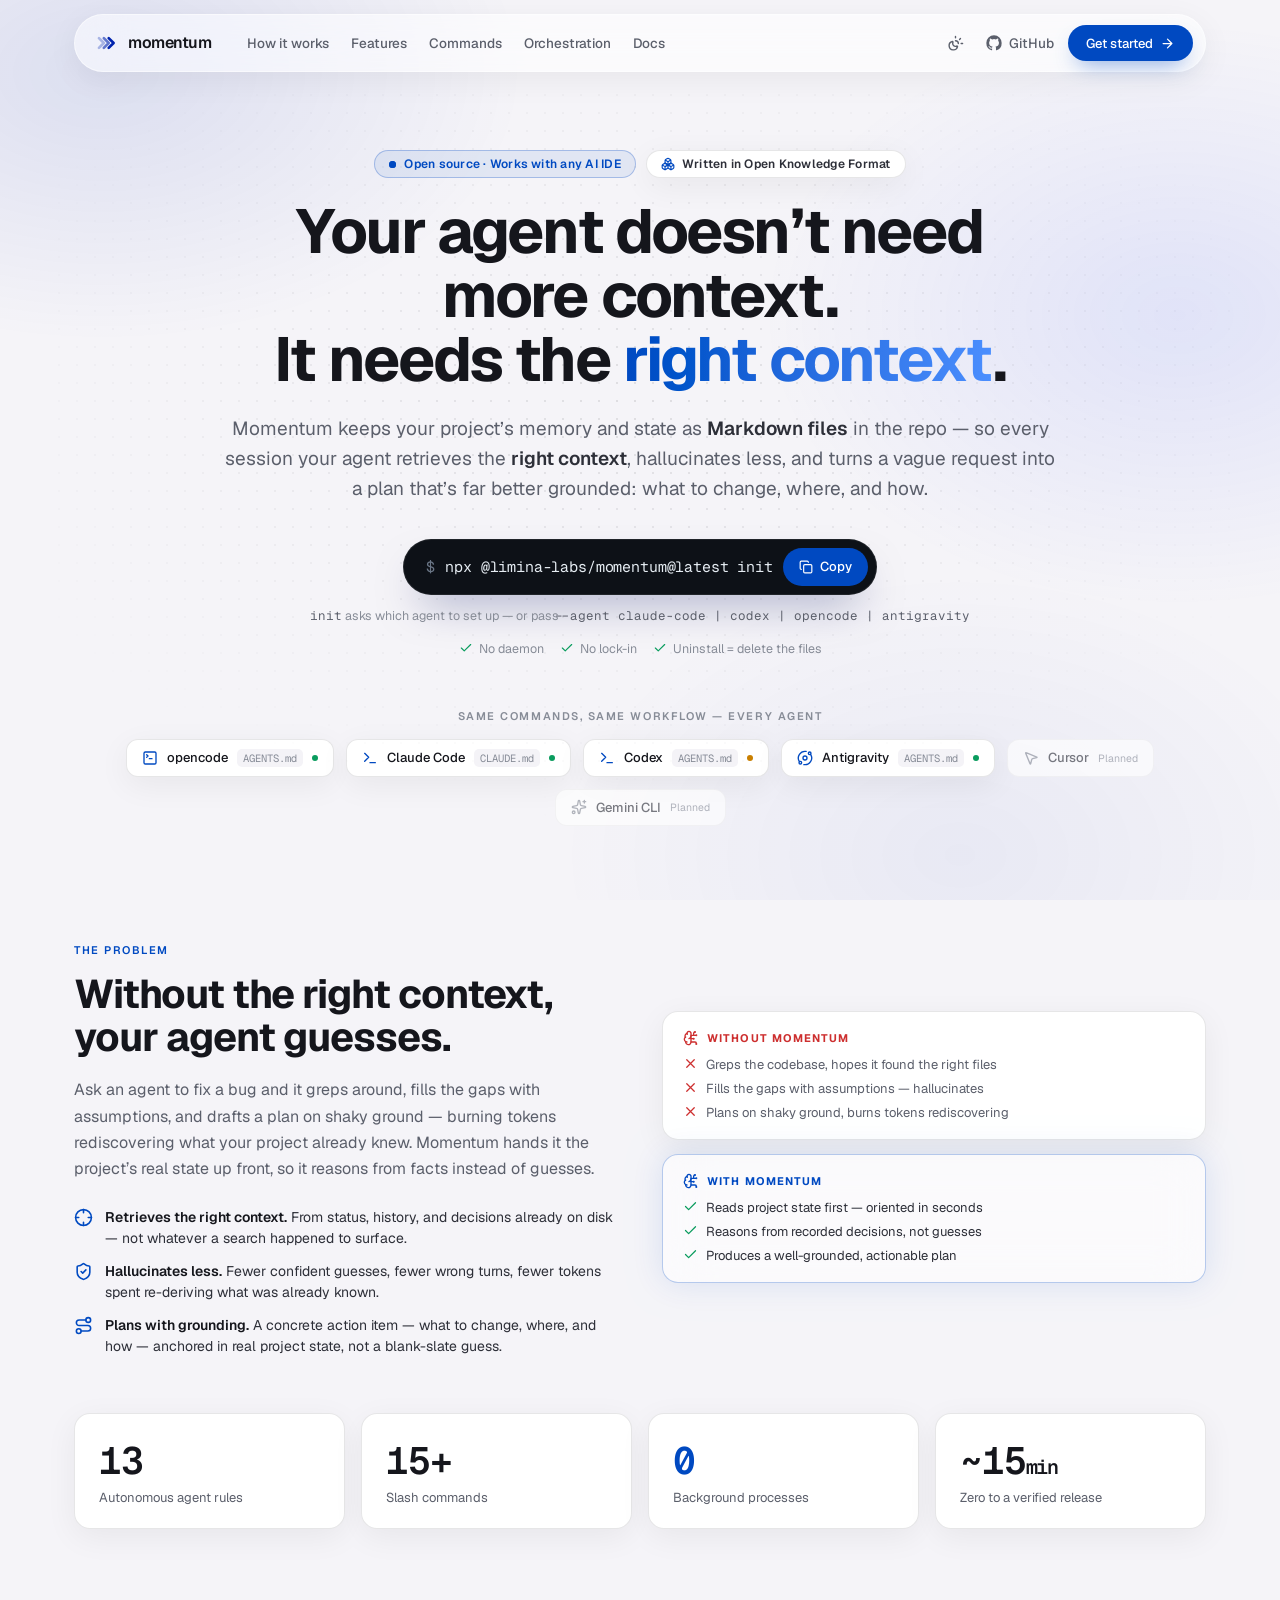
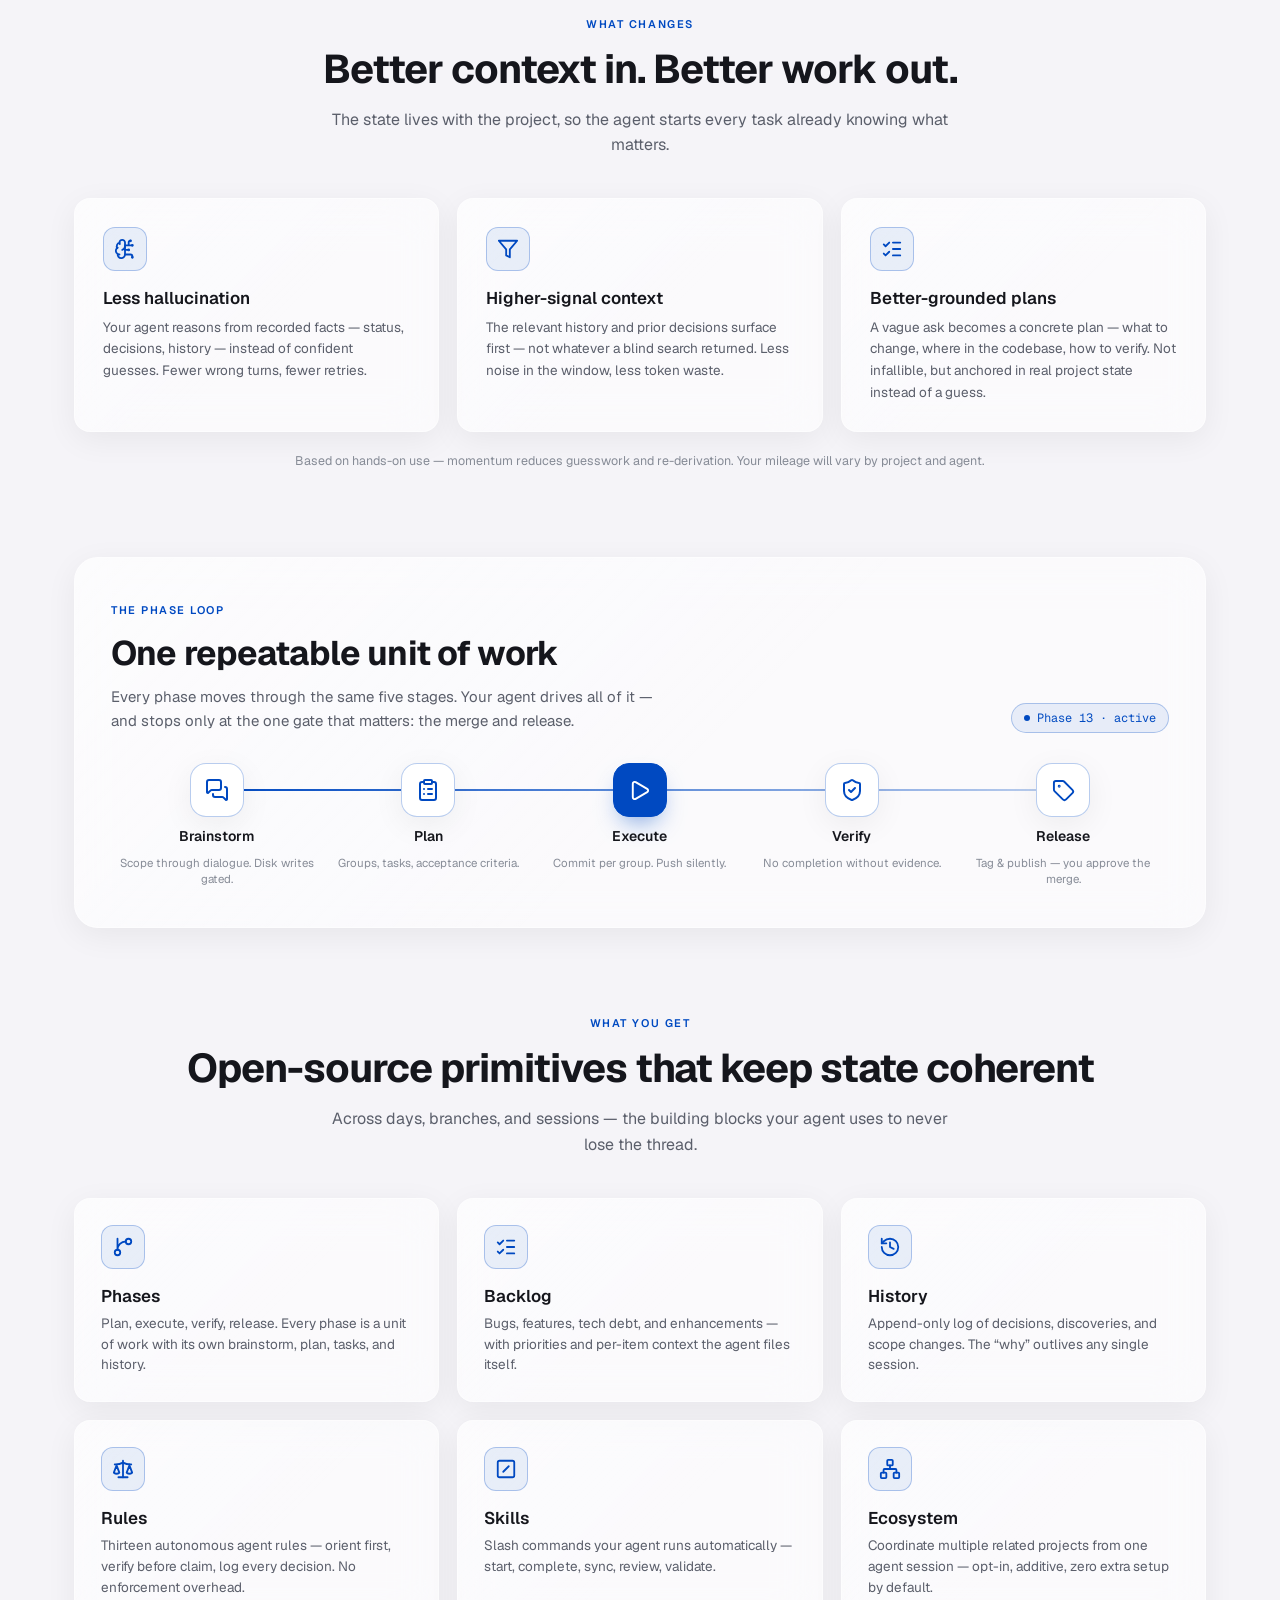
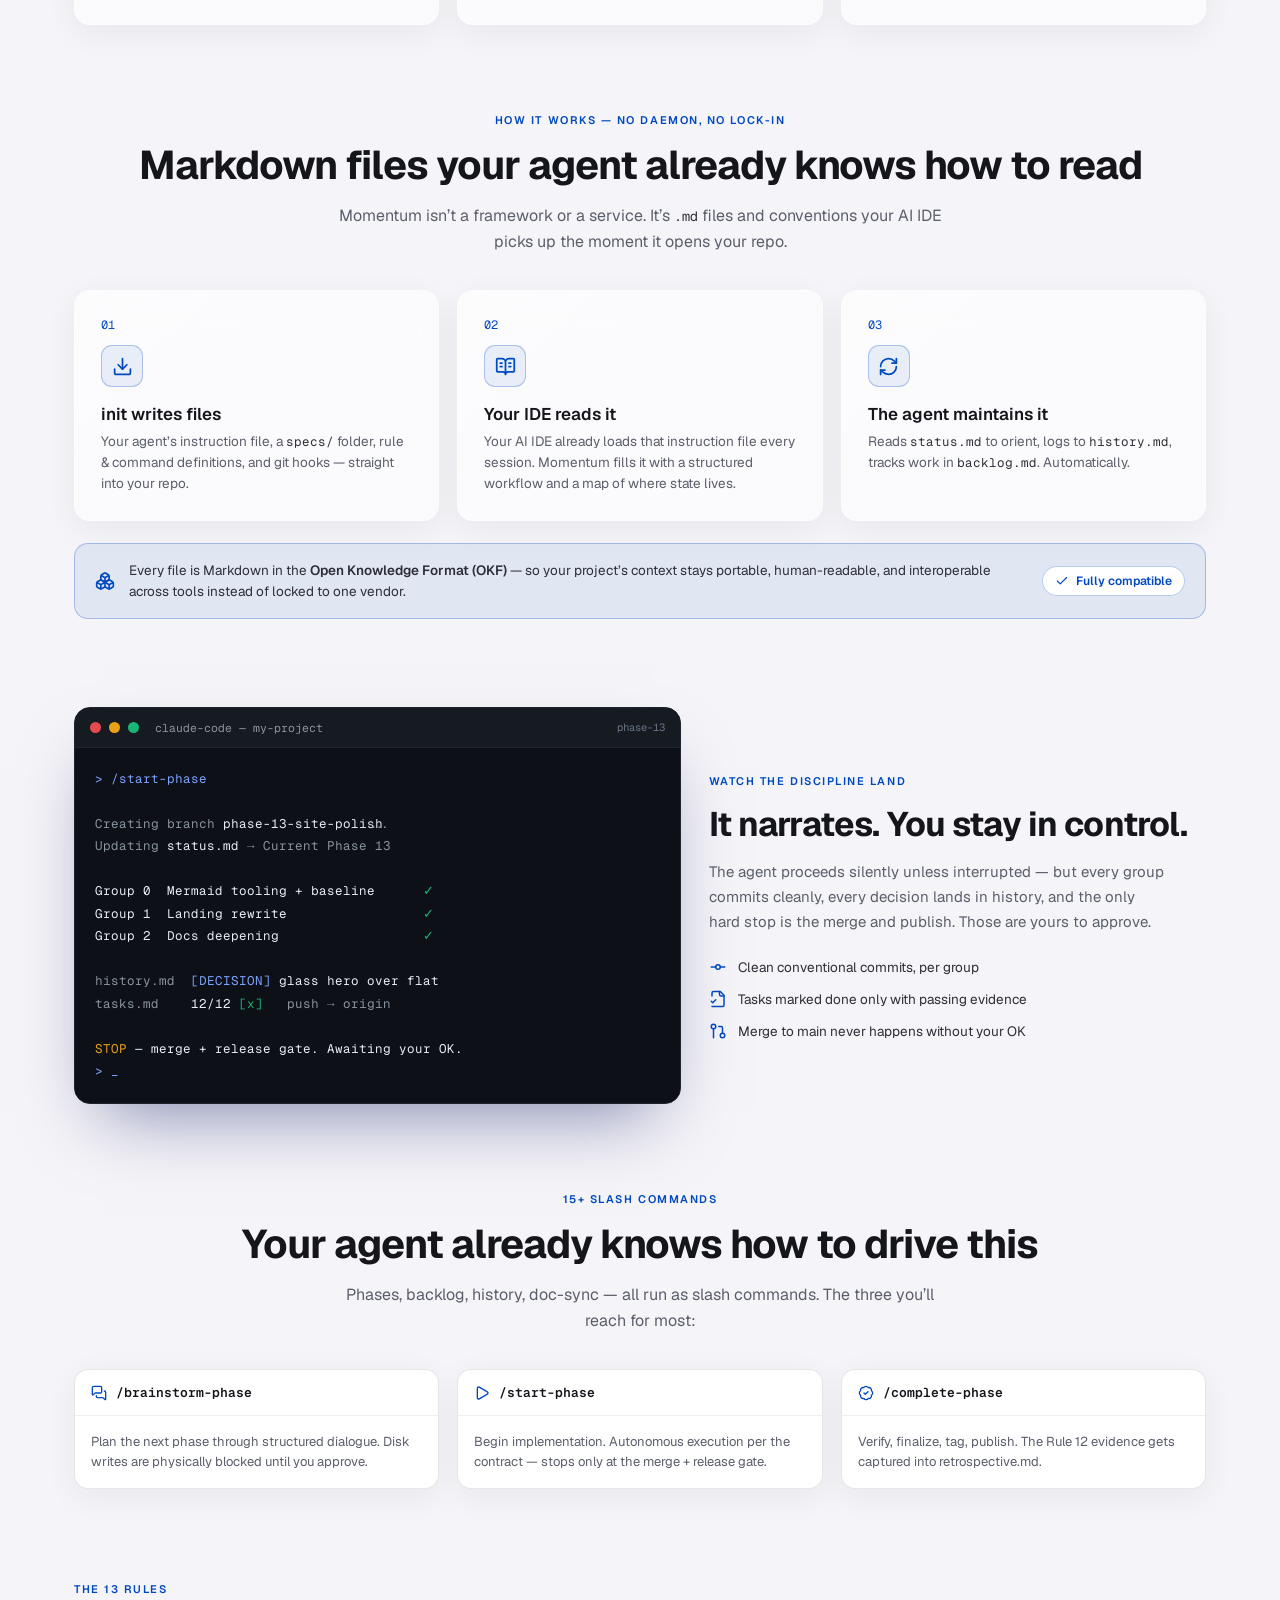
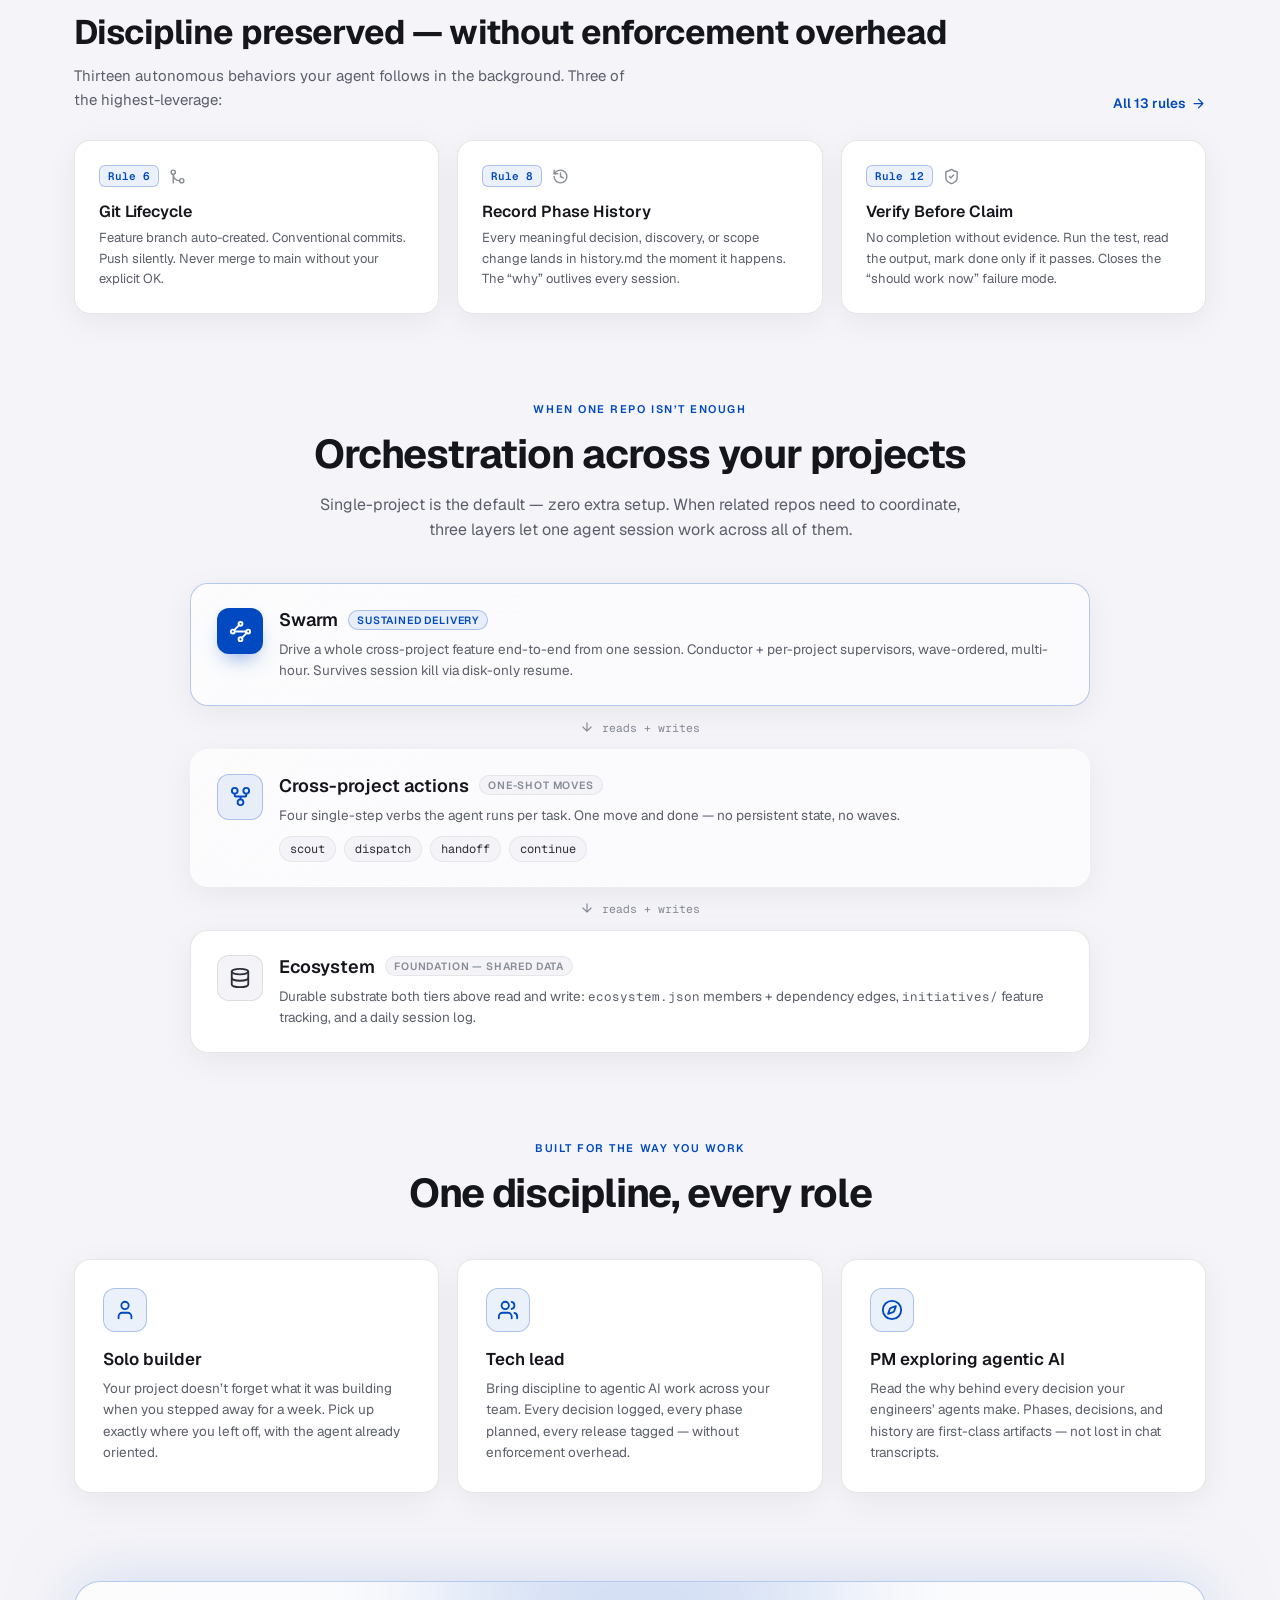
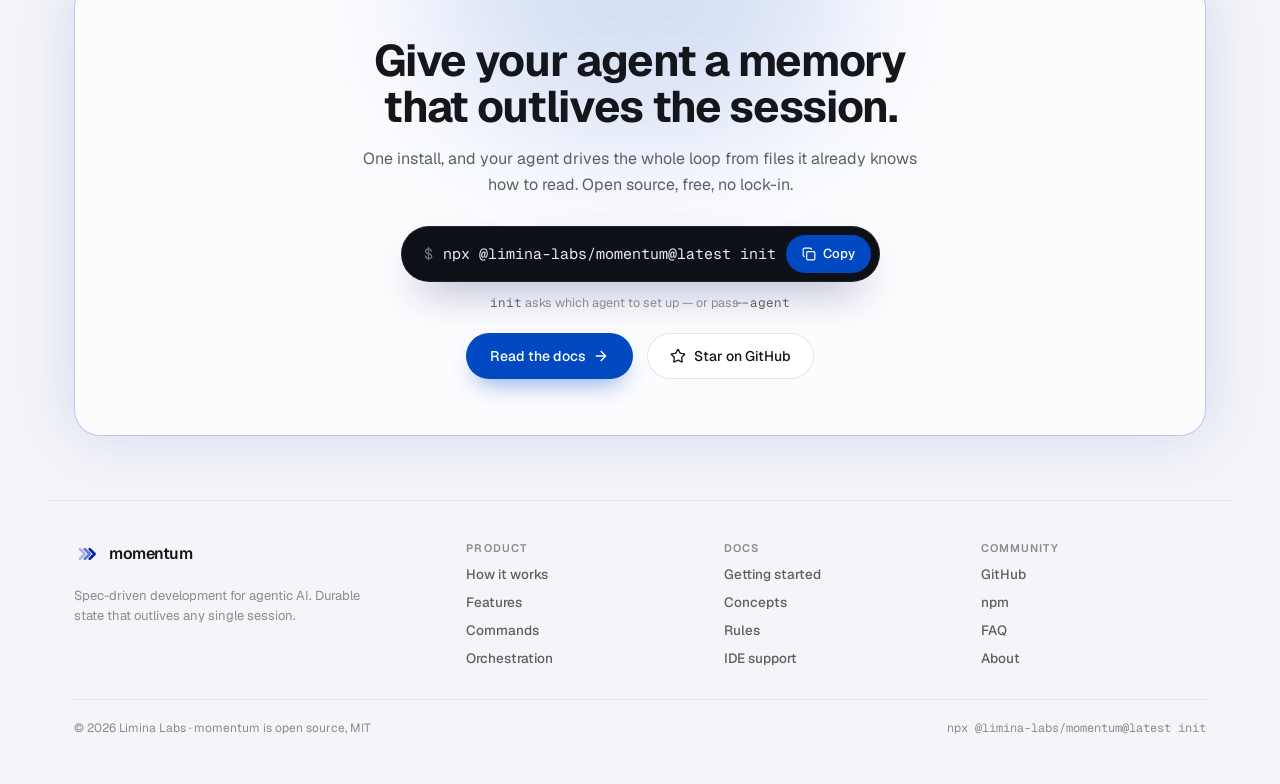
<file: index.html>
<!DOCTYPE html><html lang="en"> <head><meta charset="utf-8"><meta name="viewport" content="width=device-width, initial-scale=1"><link rel="icon" href="/brand/favicon.svg" type="image/svg+xml"><link rel="icon" href="/brand/png/favicon-32.png" sizes="32x32" type="image/png"><link rel="icon" href="/brand/png/favicon-16.png" sizes="16x16" type="image/png"><link rel="apple-touch-icon" href="/brand/png/momentum-app-180.png"><link rel="manifest" href="/site.webmanifest"><meta name="theme-color" content="#0023ae"><link rel="canonical" href="https://trymomentum.github.io/"><title>momentum — the right context for your coding agent</title><meta name="description" content="Momentum keeps your project's memory and state as Markdown files in the repo — so every session your agent retrieves the right context, hallucinates less, and turns a vague request into a well-grounded plan."><meta property="og:type" content="website"><meta property="og:title" content="momentum — the right context for your coding agent"><meta property="og:description" content="Momentum keeps your project's memory and state as Markdown files in the repo — so every session your agent retrieves the right context, hallucinates less, and turns a vague request into a well-grounded plan."><meta property="og:url" content="https://trymomentum.github.io/"><meta property="og:image" content="https://trymomentum.github.io/og/default.png"><meta name="twitter:card" content="summary_large_image"><meta name="twitter:title" content="momentum — the right context for your coding agent"><meta name="twitter:description" content="Momentum keeps your project's memory and state as Markdown files in the repo — so every session your agent retrieves the right context, hallucinates less, and turns a vague request into a well-grounded plan."><meta name="twitter:image" content="https://trymomentum.github.io/og/default.png"><script>(function(){try{var t=localStorage.getItem('mm-theme');document.documentElement.dataset.theme=(t==='dark'||t==='light')?t:'light';}catch(e){document.documentElement.dataset.theme='light';}})();</script><script>(function(){try{if(sessionStorage.getItem('mm-swept')){document.documentElement.classList.add('mm-swept');}else{sessionStorage.setItem('mm-swept','1');}}catch(e){}})();</script><link rel="stylesheet" href="/_astro/Icon.CfDLM5Ju.css">
<style>.mm-home .navlink{font-size:13.5px;color:var(--fg-2);text-decoration:none;font-weight:500;transition:color .15s}.mm-home .navlink:hover{color:var(--fg-0)}.mm-home .glasscard{position:relative;overflow:hidden;background:var(--glass-std);backdrop-filter:var(--glass-blur-std);-webkit-backdrop-filter:var(--glass-blur-std);border:1px solid var(--glass-std-bd);box-shadow:var(--shadow-glass);transition:transform .3s ease,box-shadow .3s ease}.mm-home .glasscard:hover{transform:translateY(-4px);box-shadow:var(--shadow-glass-hover)}.mm-home .glasscard:before{content:"";position:absolute;inset:0;background:linear-gradient(135deg,rgba(255,255,255,.34),transparent 55%);pointer-events:none}.mm-home .glasscard>*{position:relative}.mm-home .copy-btn{font-family:var(--ff-sans)}[data-theme=dark] .mm-home .glasscard{background:#ffffff0e;border-color:#ffffff1a}[data-theme=dark] .mm-home .glasscard:before{background:linear-gradient(135deg,rgba(255,255,255,.14),transparent 58%)}[data-theme=dark] .mm-home [style*="background:var(--bg-1)"]{background:#ffffff0b!important;border-color:#ffffff17!important;-webkit-backdrop-filter:blur(14px) saturate(140%);backdrop-filter:blur(14px) saturate(140%)}.mm-home .mm-theme-btn{display:inline-flex;align-items:center;justify-content:center;width:34px;height:34px;border-radius:9px;color:var(--fg-2);background:transparent;border:1px solid transparent;cursor:pointer;transition:background .12s,color .12s}.mm-home .mm-theme-btn:hover{background:var(--bg-3);color:var(--fg-0)}@keyframes mmping{0%{transform:scale(1);opacity:.7}70%,to{transform:scale(2.4);opacity:0}}@keyframes mmfloat{0%,to{transform:translateY(0)}50%{transform:translateY(-7px)}}@media(prefers-reduced-motion:reduce){.mm-home *,.mm-home *:before{animation:none!important}}@media(max-width:920px){.mm-home [style*="grid-template-columns:repeat(3,1fr)"],.mm-home [style*="grid-template-columns:repeat(4,1fr)"],.mm-home [style*="grid-template-columns:1fr 1fr"],.mm-home [style*="grid-template-columns:1fr 0.82fr"]{grid-template-columns:1fr!important}.mm-home [style*="grid-template-columns:repeat(5,1fr)"]{grid-template-columns:repeat(2,1fr)!important}.mm-home [style*="grid-template-columns:1.6fr 1fr 1fr 1fr"]{grid-template-columns:1fr 1fr!important}.mm-home [style*="font-size:62px"]{font-size:42px!important}.mm-home nav>div[style*="gap:22px"]{display:none!important}.mm-home nav a[href*="github.com"]{display:none!important}}@media(max-width:560px){.mm-home [style*="grid-template-columns:repeat(5,1fr)"],.mm-home [style*="grid-template-columns:1.6fr 1fr 1fr 1fr"]{grid-template-columns:1fr!important}.mm-home [style*="font-size:62px"]{font-size:33px!important}.mm-home [style*="font-size:44px"]{font-size:30px!important}.mm-home [style*="font-size:40px"]{font-size:28px!important}.mm-home [style*="padding:8px 8px 8px 22px"]{flex-wrap:wrap!important;padding:12px!important;border-radius:16px!important}}
</style></head> <body> <div class="ambient-layer" aria-hidden="true"></div> <div class="page mm-home">  <div style="position:sticky;top:0;z-index:50;padding:14px 0"> <div style="max-width:1180px;margin:0 auto;padding:0 24px"> <nav style="display:flex;align-items:center;gap:28px;padding:10px 12px 10px 18px;border-radius:999px;background:var(--glass-std);backdrop-filter:var(--glass-blur-std);-webkit-backdrop-filter:var(--glass-blur-std);border:1px solid var(--glass-std-bd);box-shadow:var(--shadow-glass)"> <a class="mm-brand" href="#top" aria-label="momentum"> <svg class="mm-mark" viewBox="0 0 48 48" width="26" height="26" fill="none" aria-hidden="true"> <path class="c c1" d="M11 15 20 24 11 33"></path> <path class="c c2" d="M20 15 29 24 20 33"></path> <path class="c c3" d="M29 15 38 24 29 33"></path> </svg> <span class="mm-word">momentum</span>  </a>  <script type="module">const t=document.documentElement;t.classList.contains("mm-swept")||window.setTimeout(()=>t.classList.add("mm-swept"),850);const s=window.matchMedia("(prefers-reduced-motion: reduce)");for(const e of document.querySelectorAll(".mm-brand"))e.addEventListener("mouseenter",()=>{s.matches||(e.classList.remove("mm-sweep"),e.getBoundingClientRect(),e.classList.add("mm-sweep"))});</script> <div style="display:flex;align-items:center;gap:22px;margin-left:8px"> <a class="navlink" href="#how">How it works</a><a class="navlink" href="#features">Features</a><a class="navlink" href="#commands">Commands</a><a class="navlink" href="#orchestration">Orchestration</a><a class="navlink" href="/getting-started/">Docs</a> </div> <div style="margin-left:auto;display:flex;align-items:center;gap:14px"> <button type="button" class="mm-theme-btn" data-toggle-theme aria-label="Toggle theme"><svg width="1em" height="1em" class="ic" style="width:17px;height:17px" data-icon="lucide:sun-moon">   <symbol id="ai:lucide:sun-moon" viewBox="0 0 24 24"><path fill="none" stroke="currentColor" stroke-linecap="round" stroke-linejoin="round" stroke-width="2" d="M12 2v2m2.837 12.385a6 6 0 1 1-7.223-7.222c.624-.147.97.66.715 1.248a4 4 0 0 0 5.26 5.259c.589-.255 1.396.09 1.248.715M16 12a4 4 0 0 0-4-4m7-3l-1.256 1.256M20 12h2"/></symbol><use href="#ai:lucide:sun-moon"></use>  </svg></button> <a class="navlink" href="https://github.com/LiminaLabsAI/momentum" target="_blank" rel="noopener" style="display:inline-flex;align-items:center;gap:7px"><svg viewBox="0 0 24 24" width="16" height="16" fill="currentColor" aria-hidden="true" style="flex:none"><path d="M12 .5A11.5 11.5 0 0 0 .5 12a11.5 11.5 0 0 0 7.86 10.92c.58.1.79-.25.79-.56v-2c-3.2.7-3.88-1.36-3.88-1.36-.53-1.34-1.29-1.7-1.29-1.7-1.05-.72.08-.7.08-.7 1.16.08 1.77 1.2 1.77 1.2 1.03 1.77 2.7 1.26 3.36.96.1-.75.4-1.26.73-1.55-2.55-.29-5.24-1.28-5.24-5.68 0-1.26.45-2.28 1.19-3.09-.12-.29-.52-1.46.11-3.05 0 0 .97-.31 3.18 1.18a11 11 0 0 1 5.8 0c2.2-1.49 3.17-1.18 3.17-1.18.63 1.59.23 2.76.11 3.05.74.81 1.19 1.83 1.19 3.09 0 4.41-2.69 5.38-5.25 5.67.41.36.78 1.05.78 2.12v3.14c0 .31.21.67.8.56A11.5 11.5 0 0 0 23.5 12 11.5 11.5 0 0 0 12 .5Z"></path></svg>GitHub</a> <a href="/getting-started/" style="display:inline-flex;align-items:center;gap:7px;height:36px;padding:0 18px;border-radius:999px;background:var(--accent);color:#fff;font-size:13px;font-weight:500;text-decoration:none;box-shadow:0 10px 22px -9px color-mix(in oklab,var(--accent) 55%,transparent)">Get started<svg width="1em" height="1em" class="ic" style="width:15px;height:15px" data-icon="lucide:arrow-right">   <symbol id="ai:lucide:arrow-right" viewBox="0 0 24 24"><path fill="none" stroke="currentColor" stroke-linecap="round" stroke-linejoin="round" stroke-width="2" d="M5 12h14m-7-7l7 7l-7 7"/></symbol><use href="#ai:lucide:arrow-right"></use>  </svg></a> </div> </nav> </div> </div>  <header id="top" style="position:relative;max-width:1180px;margin:0 auto;padding:64px 24px 40px"> <div style="position:absolute;inset:0;pointer-events:none;-webkit-mask-image:radial-gradient(60% 55% at 50% 40%,#000,transparent);mask-image:radial-gradient(60% 55% at 50% 40%,#000,transparent);background-image:radial-gradient(color-mix(in oklab,var(--fg-0) 10%,transparent) 1px,transparent 1px);background-size:18px 18px"></div> <div style="position:relative;display:flex;flex-direction:column;align-items:center;text-align:center"> <div style="display:flex;flex-wrap:wrap;justify-content:center;gap:10px"> <span style="display:inline-flex;align-items:center;gap:8px;padding:5px 14px;border-radius:999px;background:var(--accent-soft);border:1px solid var(--accent-bd);color:var(--accent);font-size:12px;font-weight:600;letter-spacing:0.02em"> <span style="position:relative;display:inline-flex;width:7px;height:7px"><span style="position:absolute;inset:0;border-radius:50%;background:var(--accent);animation:mmping 2.2s ease-out infinite"></span><span style="position:relative;width:7px;height:7px;border-radius:50%;background:var(--accent)"></span></span>
Open source · Works with any AI IDE
</span> <span style="display:inline-flex;align-items:center;gap:7px;padding:5px 14px;border-radius:999px;background:var(--bg-1);border:1px solid var(--bd-2);color:var(--fg-1);font-size:12px;font-weight:600;letter-spacing:0.02em;box-shadow:var(--shadow-glass)"> <svg width="1em" height="1em" class="ic" style="width:14px;height:14px;color:var(--accent)" data-icon="lucide:boxes">   <symbol id="ai:lucide:boxes" viewBox="0 0 24 24"><g fill="none" stroke="currentColor" stroke-linecap="round" stroke-linejoin="round" stroke-width="2"><path d="M2.97 12.92A2 2 0 0 0 2 14.63v3.24a2 2 0 0 0 .97 1.71l3 1.8a2 2 0 0 0 2.06 0L12 19v-5.5l-5-3zM7 16.5l-4.74-2.85M7 16.5l5-3m-5 3v5.17m5-8.17V19l3.97 2.38a2 2 0 0 0 2.06 0l3-1.8a2 2 0 0 0 .97-1.71v-3.24a2 2 0 0 0-.97-1.71L17 10.5zm5 3l-5-3m5 3l4.74-2.85M17 16.5v5.17"/><path d="M7.97 4.42A2 2 0 0 0 7 6.13v4.37l5 3l5-3V6.13a2 2 0 0 0-.97-1.71l-3-1.8a2 2 0 0 0-2.06 0zM12 8L7.26 5.15M12 8l4.74-2.85M12 13.5V8"/></g></symbol><use href="#ai:lucide:boxes"></use>  </svg>Written in Open Knowledge Format
</span> </div> <h1 style="margin:22px 0 0;font-size:62px;line-height:1.03;letter-spacing:-0.03em;font-weight:700;color:var(--fg-0);max-width:19ch">Your agent doesn’t need more context.<br>It needs the <span class="text-gradient-brand">right context</span>.</h1> <p style="margin:22px 0 0;font-size:19px;line-height:1.6;color:var(--fg-2);max-width:64ch">Momentum keeps your project’s memory and state as <b style="color:var(--fg-1);font-weight:600">Markdown files</b> in the repo — so every session your agent retrieves the <b style="color:var(--fg-1);font-weight:600">right context</b>, hallucinates less, and turns a vague request into a plan that’s far better grounded: what to change, where, and how.</p> <div id="install" style="margin-top:34px;display:flex;align-items:center;gap:10px;padding:8px 8px 8px 22px;border-radius:999px;background:#0d1117;border:1px solid rgba(255,255,255,.08);box-shadow:0 20px 44px -18px rgba(0,18,96,.5);scroll-margin-top:90px"> <span style="font-family:var(--ff-mono);color:#6a7686;font-size:15px">$</span> <span style="font-family:var(--ff-mono);color:#e6edf3;font-size:15px;letter-spacing:-0.01em">npx @limina-labs/momentum@latest init</span> <button type="button" class="copy-btn" data-cmd="npx @limina-labs/momentum@latest init" style="display:inline-flex;align-items:center;gap:7px;height:38px;padding:0 16px;border:none;border-radius:999px;background:var(--accent);color:#fff;font-family:var(--ff-sans);font-size:13px;font-weight:500;cursor:pointer"><svg width="1em" height="1em" class="ic" style="width:14px;height:14px" data-icon="lucide:copy">   <symbol id="ai:lucide:copy" viewBox="0 0 24 24"><g fill="none" stroke="currentColor" stroke-linecap="round" stroke-linejoin="round" stroke-width="2"><rect width="14" height="14" x="8" y="8" rx="2" ry="2"/><path d="M4 16c-1.1 0-2-.9-2-2V4c0-1.1.9-2 2-2h10c1.1 0 2 .9 2 2"/></g></symbol><use href="#ai:lucide:copy"></use>  </svg>Copy</button> </div> <p style="margin:12px 0 0;font-size:12.5px;color:var(--fg-3)"><span style="font-family:var(--ff-mono);color:var(--fg-2)">init</span> asks which agent to set up — or pass <span style="font-family:var(--ff-mono);color:var(--fg-2)">--agent claude-code | codex | opencode | antigravity</span></p> <div style="margin-top:16px;display:flex;align-items:center;gap:16px;font-size:12.5px;color:var(--fg-3);flex-wrap:wrap;justify-content:center"> <span style="display:inline-flex;align-items:center;gap:6px"><svg width="1em" height="1em" class="ic" style="width:14px;height:14px;color:var(--success)" data-icon="lucide:check">   <symbol id="ai:lucide:check" viewBox="0 0 24 24"><path fill="none" stroke="currentColor" stroke-linecap="round" stroke-linejoin="round" stroke-width="2" d="M20 6L9 17l-5-5"/></symbol><use href="#ai:lucide:check"></use>  </svg>No daemon</span> <span style="display:inline-flex;align-items:center;gap:6px"><svg width="1em" height="1em" viewBox="0 0 24 24" class="ic" style="width:14px;height:14px;color:var(--success)" data-icon="lucide:check">   <use href="#ai:lucide:check"></use>  </svg>No lock-in</span> <span style="display:inline-flex;align-items:center;gap:6px"><svg width="1em" height="1em" viewBox="0 0 24 24" class="ic" style="width:14px;height:14px;color:var(--success)" data-icon="lucide:check">   <use href="#ai:lucide:check"></use>  </svg>Uninstall = delete the files</span> </div> </div> <!-- IDE row --> <div style="margin-top:52px;display:flex;flex-direction:column;align-items:center;gap:16px"> <span style="font-size:11px;font-weight:600;letter-spacing:0.14em;text-transform:uppercase;color:var(--fg-3)">Same commands, same workflow — every agent</span> <div style="display:flex;flex-wrap:wrap;justify-content:center;gap:12px"> <div style="display:flex;align-items:center;gap:9px;padding:9px 15px;border-radius:12px;background:var(--bg-1);border:1px solid var(--bd-2);box-shadow:var(--shadow-glass)"><svg width="1em" height="1em" class="ic" style="width:16px;height:16px;color:var(--accent)" data-icon="lucide:square-terminal">   <symbol id="ai:lucide:square-terminal" viewBox="0 0 24 24"><g fill="none" stroke="currentColor" stroke-linecap="round" stroke-linejoin="round" stroke-width="2"><path d="m7 11l2-2l-2-2m4 6h4"/><rect width="18" height="18" x="3" y="3" rx="2" ry="2"/></g></symbol><use href="#ai:lucide:square-terminal"></use>  </svg><span style="font-size:13px;font-weight:500;color:var(--fg-0)">opencode</span><span style="font-family:var(--ff-mono);font-size:10.5px;color:var(--fg-3);background:var(--bg-3);padding:2px 6px;border-radius:5px">AGENTS.md</span><span style="width:6px;height:6px;border-radius:50%;background:var(--success)"></span></div> <div style="display:flex;align-items:center;gap:9px;padding:9px 15px;border-radius:12px;background:var(--bg-1);border:1px solid var(--bd-2);box-shadow:var(--shadow-glass)"><svg width="1em" height="1em" class="ic" style="width:16px;height:16px;color:var(--accent)" data-icon="lucide:terminal">   <symbol id="ai:lucide:terminal" viewBox="0 0 24 24"><path fill="none" stroke="currentColor" stroke-linecap="round" stroke-linejoin="round" stroke-width="2" d="M12 19h8M4 17l6-6l-6-6"/></symbol><use href="#ai:lucide:terminal"></use>  </svg><span style="font-size:13px;font-weight:500;color:var(--fg-0)">Claude Code</span><span style="font-family:var(--ff-mono);font-size:10.5px;color:var(--fg-3);background:var(--bg-3);padding:2px 6px;border-radius:5px">CLAUDE.md</span><span style="width:6px;height:6px;border-radius:50%;background:var(--success)"></span></div> <div style="display:flex;align-items:center;gap:9px;padding:9px 15px;border-radius:12px;background:var(--bg-1);border:1px solid var(--bd-2);box-shadow:var(--shadow-glass)"><svg width="1em" height="1em" viewBox="0 0 24 24" class="ic" style="width:16px;height:16px;color:var(--accent)" data-icon="lucide:terminal">   <use href="#ai:lucide:terminal"></use>  </svg><span style="font-size:13px;font-weight:500;color:var(--fg-0)">Codex</span><span style="font-family:var(--ff-mono);font-size:10.5px;color:var(--fg-3);background:var(--bg-3);padding:2px 6px;border-radius:5px">AGENTS.md</span><span style="width:6px;height:6px;border-radius:50%;background:var(--warning)" title="Shipped — partial parity"></span></div> <div style="display:flex;align-items:center;gap:9px;padding:9px 15px;border-radius:12px;background:var(--bg-1);border:1px solid var(--bd-2);box-shadow:var(--shadow-glass)"><svg width="1em" height="1em" class="ic" style="width:16px;height:16px;color:var(--accent)" data-icon="lucide:orbit">   <symbol id="ai:lucide:orbit" viewBox="0 0 24 24"><g fill="none" stroke="currentColor" stroke-linecap="round" stroke-linejoin="round" stroke-width="2"><path d="M20.341 6.484A10 10 0 0 1 10.266 21.85m-6.607-4.334A10 10 0 0 1 13.74 2.152"/><circle cx="12" cy="12" r="3"/><circle cx="19" cy="5" r="2"/><circle cx="5" cy="19" r="2"/></g></symbol><use href="#ai:lucide:orbit"></use>  </svg><span style="font-size:13px;font-weight:500;color:var(--fg-0)">Antigravity</span><span style="font-family:var(--ff-mono);font-size:10.5px;color:var(--fg-3);background:var(--bg-3);padding:2px 6px;border-radius:5px">AGENTS.md</span><span style="width:6px;height:6px;border-radius:50%;background:var(--success)"></span></div> <div style="display:flex;align-items:center;gap:9px;padding:9px 15px;border-radius:12px;background:var(--bg-1);border:1px solid var(--bd-1);opacity:.62"><svg width="1em" height="1em" class="ic" style="width:16px;height:16px;color:var(--fg-3)" data-icon="lucide:mouse-pointer-2">   <symbol id="ai:lucide:mouse-pointer-2" viewBox="0 0 24 24"><path fill="none" stroke="currentColor" stroke-linecap="round" stroke-linejoin="round" stroke-width="2" d="M4.037 4.688a.495.495 0 0 1 .651-.651l16 6.5a.5.5 0 0 1-.063.947l-6.124 1.58a2 2 0 0 0-1.438 1.435l-1.579 6.126a.5.5 0 0 1-.947.063z"/></symbol><use href="#ai:lucide:mouse-pointer-2"></use>  </svg><span style="font-size:13px;font-weight:500;color:var(--fg-1)">Cursor</span><span style="font-size:10.5px;color:var(--fg-3)">Planned</span></div> <div style="display:flex;align-items:center;gap:9px;padding:9px 15px;border-radius:12px;background:var(--bg-1);border:1px solid var(--bd-1);opacity:.62"><svg width="1em" height="1em" class="ic" style="width:16px;height:16px;color:var(--fg-3)" data-icon="lucide:sparkles">   <symbol id="ai:lucide:sparkles" viewBox="0 0 24 24"><g fill="none" stroke="currentColor" stroke-linecap="round" stroke-linejoin="round" stroke-width="2"><path d="M11.017 2.814a1 1 0 0 1 1.966 0l1.051 5.558a2 2 0 0 0 1.594 1.594l5.558 1.051a1 1 0 0 1 0 1.966l-5.558 1.051a2 2 0 0 0-1.594 1.594l-1.051 5.558a1 1 0 0 1-1.966 0l-1.051-5.558a2 2 0 0 0-1.594-1.594l-5.558-1.051a1 1 0 0 1 0-1.966l5.558-1.051a2 2 0 0 0 1.594-1.594zM20 2v4m2-2h-4"/><circle cx="4" cy="20" r="2"/></g></symbol><use href="#ai:lucide:sparkles"></use>  </svg><span style="font-size:13px;font-weight:500;color:var(--fg-1)">Gemini CLI</span><span style="font-size:10.5px;color:var(--fg-3)">Planned</span></div> </div> </div> </header>  <section style="max-width:1180px;margin:0 auto;padding:72px 24px 0"> <div style="display:grid;grid-template-columns:1fr 1fr;gap:44px;align-items:center"> <div> <span class="eyebrow">The problem</span> <h2 style="margin:14px 0 0;font-size:40px;line-height:1.08;letter-spacing:-0.025em;font-weight:700;color:var(--fg-0)">Without the right context, your agent guesses.</h2> <p style="margin:18px 0 0;font-size:16px;line-height:1.65;color:var(--fg-2);max-width:52ch">Ask an agent to fix a bug and it greps around, fills the gaps with assumptions, and drafts a plan on shaky ground — burning tokens rediscovering what your project already knew. Momentum hands it the project’s real state up front, so it reasons from facts instead of guesses.</p> <div style="margin-top:24px;display:flex;flex-direction:column;gap:12px"> <div style="display:flex;align-items:flex-start;gap:12px"><svg width="1em" height="1em" class="ic" style="width:19px;height:19px;color:var(--accent);flex:none;margin-top:1px" data-icon="lucide:crosshair">   <symbol id="ai:lucide:crosshair" viewBox="0 0 24 24"><g fill="none" stroke="currentColor" stroke-linecap="round" stroke-linejoin="round" stroke-width="2"><circle cx="12" cy="12" r="10"/><path d="M22 12h-4M6 12H2m10-6V2m0 20v-4"/></g></symbol><use href="#ai:lucide:crosshair"></use>  </svg><span style="font-size:14px;line-height:1.5;color:var(--fg-1)"><b style="font-weight:600;color:var(--fg-0)">Retrieves the right context.</b> From status, history, and decisions already on disk — not whatever a search happened to surface.</span></div> <div style="display:flex;align-items:flex-start;gap:12px"><svg width="1em" height="1em" class="ic" style="width:19px;height:19px;color:var(--accent);flex:none;margin-top:1px" data-icon="lucide:shield-check">   <symbol id="ai:lucide:shield-check" viewBox="0 0 24 24"><g fill="none" stroke="currentColor" stroke-linecap="round" stroke-linejoin="round" stroke-width="2"><path d="M20 13c0 5-3.5 7.5-7.66 8.95a1 1 0 0 1-.67-.01C7.5 20.5 4 18 4 13V6a1 1 0 0 1 1-1c2 0 4.5-1.2 6.24-2.72a1.17 1.17 0 0 1 1.52 0C14.51 3.81 17 5 19 5a1 1 0 0 1 1 1z"/><path d="m9 12l2 2l4-4"/></g></symbol><use href="#ai:lucide:shield-check"></use>  </svg><span style="font-size:14px;line-height:1.5;color:var(--fg-1)"><b style="font-weight:600;color:var(--fg-0)">Hallucinates less.</b> Fewer confident guesses, fewer wrong turns, fewer tokens spent re-deriving what was already known.</span></div> <div style="display:flex;align-items:flex-start;gap:12px"><svg width="1em" height="1em" class="ic" style="width:19px;height:19px;color:var(--accent);flex:none;margin-top:1px" data-icon="lucide:route">   <symbol id="ai:lucide:route" viewBox="0 0 24 24"><g fill="none" stroke="currentColor" stroke-linecap="round" stroke-linejoin="round" stroke-width="2"><circle cx="6" cy="19" r="3"/><path d="M9 19h8.5a3.5 3.5 0 0 0 0-7h-11a3.5 3.5 0 0 1 0-7H15"/><circle cx="18" cy="5" r="3"/></g></symbol><use href="#ai:lucide:route"></use>  </svg><span style="font-size:14px;line-height:1.5;color:var(--fg-1)"><b style="font-weight:600;color:var(--fg-0)">Plans with grounding.</b> A concrete action item — what to change, where, and how — anchored in real project state, not a blank-slate guess.</span></div> </div> </div> <!-- before/after --> <div style="display:flex;flex-direction:column;gap:14px"> <div style="padding:18px 20px;border-radius:16px;background:var(--bg-1);border:1px solid var(--bd-2);box-shadow:var(--shadow-glass)"> <div style="display:flex;align-items:center;gap:8px;margin-bottom:10px"><svg width="1em" height="1em" class="ic" style="width:16px;height:16px;color:var(--danger)" data-icon="lucide:brain-circuit">   <symbol id="ai:lucide:brain-circuit" viewBox="0 0 24 24"><g fill="none" stroke="currentColor" stroke-linecap="round" stroke-linejoin="round" stroke-width="2"><path d="M12 5a3 3 0 1 0-5.997.125a4 4 0 0 0-2.526 5.77a4 4 0 0 0 .556 6.588A4 4 0 1 0 12 18Z"/><path d="M9 13a4.5 4.5 0 0 0 3-4M6.003 5.125A3 3 0 0 0 6.401 6.5m-2.924 4.396a4 4 0 0 1 .585-.396M6 18a4 4 0 0 1-1.967-.516M12 13h4m-4 5h6a2 2 0 0 1 2 2v1M12 8h8m-4 0V5a2 2 0 0 1 2-2"/><circle cx="16" cy="13" r=".5"/><circle cx="18" cy="3" r=".5"/><circle cx="20" cy="21" r=".5"/><circle cx="20" cy="8" r=".5"/></g></symbol><use href="#ai:lucide:brain-circuit"></use>  </svg><span style="font-size:11px;font-weight:700;letter-spacing:0.1em;text-transform:uppercase;color:var(--danger)">Without momentum</span></div> <div style="display:flex;flex-direction:column;gap:7px;font-size:13px;color:var(--fg-2)"> <span style="display:inline-flex;gap:8px"><svg width="1em" height="1em" class="ic" style="width:15px;height:15px;color:var(--danger);flex:none" data-icon="lucide:x">   <symbol id="ai:lucide:x" viewBox="0 0 24 24"><path fill="none" stroke="currentColor" stroke-linecap="round" stroke-linejoin="round" stroke-width="2" d="M18 6L6 18M6 6l12 12"/></symbol><use href="#ai:lucide:x"></use>  </svg>Greps the codebase, hopes it found the right files</span> <span style="display:inline-flex;gap:8px"><svg width="1em" height="1em" viewBox="0 0 24 24" class="ic" style="width:15px;height:15px;color:var(--danger);flex:none" data-icon="lucide:x">   <use href="#ai:lucide:x"></use>  </svg>Fills the gaps with assumptions — hallucinates</span> <span style="display:inline-flex;gap:8px"><svg width="1em" height="1em" viewBox="0 0 24 24" class="ic" style="width:15px;height:15px;color:var(--danger);flex:none" data-icon="lucide:x">   <use href="#ai:lucide:x"></use>  </svg>Plans on shaky ground, burns tokens rediscovering</span> </div> </div> <div style="padding:18px 20px;border-radius:16px;background:var(--glass-std);backdrop-filter:var(--glass-blur-std);-webkit-backdrop-filter:var(--glass-blur-std);border:1px solid var(--accent-bd);box-shadow:0 0 32px color-mix(in oklab,var(--accent) 12%,transparent)"> <div style="display:flex;align-items:center;gap:8px;margin-bottom:10px"><svg width="1em" height="1em" viewBox="0 0 24 24" class="ic" style="width:16px;height:16px;color:var(--accent)" data-icon="lucide:brain-circuit">   <use href="#ai:lucide:brain-circuit"></use>  </svg><span style="font-size:11px;font-weight:700;letter-spacing:0.1em;text-transform:uppercase;color:var(--accent)">With momentum</span></div> <div style="display:flex;flex-direction:column;gap:7px;font-size:13px;color:var(--fg-1)"> <span style="display:inline-flex;gap:8px"><svg width="1em" height="1em" viewBox="0 0 24 24" class="ic" style="width:15px;height:15px;color:var(--success);flex:none" data-icon="lucide:check">   <use href="#ai:lucide:check"></use>  </svg>Reads project state first — oriented in seconds</span> <span style="display:inline-flex;gap:8px"><svg width="1em" height="1em" viewBox="0 0 24 24" class="ic" style="width:15px;height:15px;color:var(--success);flex:none" data-icon="lucide:check">   <use href="#ai:lucide:check"></use>  </svg>Reasons from recorded decisions, not guesses</span> <span style="display:inline-flex;gap:8px"><svg width="1em" height="1em" viewBox="0 0 24 24" class="ic" style="width:15px;height:15px;color:var(--success);flex:none" data-icon="lucide:check">   <use href="#ai:lucide:check"></use>  </svg>Produces a well-grounded, actionable plan</span> </div> </div> </div> </div> <!-- stats --> <div style="margin-top:56px;display:grid;grid-template-columns:repeat(4,1fr);gap:16px"> <div style="padding:22px 24px;border-radius:16px;background:var(--bg-1);border:1px solid var(--bd-2);box-shadow:var(--shadow-glass)"><div style="font-family:var(--ff-mono);font-size:38px;font-weight:600;letter-spacing:-0.03em;color:var(--fg-0);font-variant-numeric:tabular-nums">13</div><div style="margin-top:4px;font-size:13px;color:var(--fg-2)">Autonomous agent rules</div></div> <div style="padding:22px 24px;border-radius:16px;background:var(--bg-1);border:1px solid var(--bd-2);box-shadow:var(--shadow-glass)"><div style="font-family:var(--ff-mono);font-size:38px;font-weight:600;letter-spacing:-0.03em;color:var(--fg-0);font-variant-numeric:tabular-nums">15+</div><div style="margin-top:4px;font-size:13px;color:var(--fg-2)">Slash commands</div></div> <div style="padding:22px 24px;border-radius:16px;background:var(--bg-1);border:1px solid var(--bd-2);box-shadow:var(--shadow-glass)"><div style="font-family:var(--ff-mono);font-size:38px;font-weight:600;letter-spacing:-0.03em;color:var(--accent);font-variant-numeric:tabular-nums">0</div><div style="margin-top:4px;font-size:13px;color:var(--fg-2)">Background processes</div></div> <div style="padding:22px 24px;border-radius:16px;background:var(--bg-1);border:1px solid var(--bd-2);box-shadow:var(--shadow-glass)"><div style="font-family:var(--ff-mono);font-size:38px;font-weight:600;letter-spacing:-0.03em;color:var(--fg-0);font-variant-numeric:tabular-nums">~15<span style="font-size:20px">min</span></div><div style="margin-top:4px;font-size:13px;color:var(--fg-2)">Zero to a verified release</div></div> </div> </section>  <section style="max-width:1180px;margin:0 auto;padding:88px 24px 0"> <div style="display:flex;flex-direction:column;align-items:center;text-align:center;gap:12px"> <span class="eyebrow">What changes</span> <h2 style="margin:0;font-size:40px;letter-spacing:-0.025em;font-weight:700;color:var(--fg-0)">Better context in. Better work out.</h2> <p style="margin:0;font-size:16px;line-height:1.6;color:var(--fg-2);max-width:58ch">The state lives with the project, so the agent starts every task already knowing what matters.</p> </div> <div style="margin-top:40px;display:grid;grid-template-columns:repeat(3,1fr);gap:18px"> <div class="glasscard" style="border-radius:16px;padding:28px"><div style="display:inline-flex;width:44px;height:44px;border-radius:12px;align-items:center;justify-content:center;background:var(--accent-soft);border:1px solid var(--accent-bd);color:var(--accent)"><svg width="1em" height="1em" viewBox="0 0 24 24" class="ic" style="width:22px;height:22px" data-icon="lucide:brain-circuit">   <use href="#ai:lucide:brain-circuit"></use>  </svg></div><h3 style="margin:16px 0 8px;font-size:17px;font-weight:600;color:var(--fg-0)">Less hallucination</h3><p style="margin:0;font-size:13.5px;line-height:1.6;color:var(--fg-2)">Your agent reasons from recorded facts — status, decisions, history — instead of confident guesses. Fewer wrong turns, fewer retries.</p></div> <div class="glasscard" style="border-radius:16px;padding:28px"><div style="display:inline-flex;width:44px;height:44px;border-radius:12px;align-items:center;justify-content:center;background:var(--accent-soft);border:1px solid var(--accent-bd);color:var(--accent)"><svg width="1em" height="1em" class="ic" style="width:22px;height:22px" data-icon="lucide:filter">   <symbol id="ai:lucide:filter" viewBox="0 0 24 24"><path fill="none" stroke="currentColor" stroke-linecap="round" stroke-linejoin="round" stroke-width="2" d="M22 3H2l8 9.46V19l4 2v-8.54z"/></symbol><use href="#ai:lucide:filter"></use>  </svg></div><h3 style="margin:16px 0 8px;font-size:17px;font-weight:600;color:var(--fg-0)">Higher-signal context</h3><p style="margin:0;font-size:13.5px;line-height:1.6;color:var(--fg-2)">The relevant history and prior decisions surface first — not whatever a blind search returned. Less noise in the window, less token waste.</p></div> <div class="glasscard" style="border-radius:16px;padding:28px"><div style="display:inline-flex;width:44px;height:44px;border-radius:12px;align-items:center;justify-content:center;background:var(--accent-soft);border:1px solid var(--accent-bd);color:var(--accent)"><svg width="1em" height="1em" class="ic" style="width:22px;height:22px" data-icon="lucide:list-checks">   <symbol id="ai:lucide:list-checks" viewBox="0 0 24 24"><path fill="none" stroke="currentColor" stroke-linecap="round" stroke-linejoin="round" stroke-width="2" d="M13 5h8m-8 7h8m-8 7h8M3 17l2 2l4-4M3 7l2 2l4-4"/></symbol><use href="#ai:lucide:list-checks"></use>  </svg></div><h3 style="margin:16px 0 8px;font-size:17px;font-weight:600;color:var(--fg-0)">Better-grounded plans</h3><p style="margin:0;font-size:13.5px;line-height:1.6;color:var(--fg-2)">A vague ask becomes a concrete plan — what to change, where in the codebase, how to verify. Not infallible, but anchored in real project state instead of a guess.</p></div> </div> <p style="margin:20px 0 0;text-align:center;font-size:12.5px;color:var(--fg-3)">Based on hands-on use — momentum reduces guesswork and re-derivation. Your mileage will vary by project and agent.</p> </section>  <section style="max-width:1180px;margin:0 auto;padding:88px 24px 0"> <div class="glasscard" style="border-radius:24px;padding:40px 36px"> <div style="display:flex;align-items:flex-end;justify-content:space-between;flex-wrap:wrap;gap:16px;margin-bottom:30px"> <div> <span class="eyebrow">The phase loop</span> <h2 style="margin:12px 0 0;font-size:34px;letter-spacing:-0.025em;font-weight:700;color:var(--fg-0)">One repeatable unit of work</h2> <p style="margin:10px 0 0;font-size:15px;line-height:1.6;color:var(--fg-2);max-width:56ch">Every phase moves through the same five stages. Your agent drives all of it — and stops only at the one gate that matters: the merge and release.</p> </div> <span style="display:inline-flex;align-items:center;gap:7px;font-family:var(--ff-mono);font-size:12px;color:var(--accent);padding:6px 12px;border-radius:999px;background:var(--accent-soft);border:1px solid var(--accent-bd)"><span style="width:6px;height:6px;border-radius:50%;background:var(--accent)"></span>Phase 13 · active</span> </div> <div style="display:grid;grid-template-columns:repeat(5,1fr);gap:0;position:relative"> <div style="position:absolute;left:10%;right:10%;top:26px;height:2px;background:linear-gradient(90deg,var(--accent),color-mix(in oklab,var(--accent) 25%,transparent));z-index:0"></div> <div style="position:relative;z-index:1;display:flex;flex-direction:column;align-items:center;text-align:center;gap:10px;padding:0 8px"><div style="width:54px;height:54px;border-radius:16px;display:flex;align-items:center;justify-content:center;background:var(--bg-1);border:1px solid var(--accent-bd);color:var(--accent);box-shadow:var(--shadow-glass)"><svg width="1em" height="1em" class="ic" style="width:24px;height:24px" data-icon="lucide:messages-square">   <symbol id="ai:lucide:messages-square" viewBox="0 0 24 24"><path fill="none" stroke="currentColor" stroke-linecap="round" stroke-linejoin="round" stroke-width="2" d="M16 10a2 2 0 0 1-2 2H6.828a2 2 0 0 0-1.414.586l-2.202 2.202A.71.71 0 0 1 2 14.286V4a2 2 0 0 1 2-2h10a2 2 0 0 1 2 2zm4-1a2 2 0 0 1 2 2v10.286a.71.71 0 0 1-1.212.502l-2.202-2.202A2 2 0 0 0 17.172 19H10a2 2 0 0 1-2-2v-1"/></symbol><use href="#ai:lucide:messages-square"></use>  </svg></div><div style="font-size:14px;font-weight:600;color:var(--fg-0)">Brainstorm</div><div style="font-size:11.5px;line-height:1.4;color:var(--fg-3)">Scope through dialogue. Disk writes gated.</div></div> <div style="position:relative;z-index:1;display:flex;flex-direction:column;align-items:center;text-align:center;gap:10px;padding:0 8px"><div style="width:54px;height:54px;border-radius:16px;display:flex;align-items:center;justify-content:center;background:var(--bg-1);border:1px solid var(--accent-bd);color:var(--accent);box-shadow:var(--shadow-glass)"><svg width="1em" height="1em" class="ic" style="width:24px;height:24px" data-icon="lucide:clipboard-list">   <symbol id="ai:lucide:clipboard-list" viewBox="0 0 24 24"><g fill="none" stroke="currentColor" stroke-linecap="round" stroke-linejoin="round" stroke-width="2"><rect width="8" height="4" x="8" y="2" rx="1" ry="1"/><path d="M16 4h2a2 2 0 0 1 2 2v14a2 2 0 0 1-2 2H6a2 2 0 0 1-2-2V6a2 2 0 0 1 2-2h2m4 7h4m-4 5h4m-8-5h.01M8 16h.01"/></g></symbol><use href="#ai:lucide:clipboard-list"></use>  </svg></div><div style="font-size:14px;font-weight:600;color:var(--fg-0)">Plan</div><div style="font-size:11.5px;line-height:1.4;color:var(--fg-3)">Groups, tasks, acceptance criteria.</div></div> <div style="position:relative;z-index:1;display:flex;flex-direction:column;align-items:center;text-align:center;gap:10px;padding:0 8px"><div style="width:54px;height:54px;border-radius:16px;display:flex;align-items:center;justify-content:center;background:var(--accent);border:1px solid var(--accent);color:#fff;box-shadow:0 12px 26px -10px color-mix(in oklab,var(--accent) 60%,transparent)"><svg width="1em" height="1em" class="ic" style="width:23px;height:23px" data-icon="lucide:play">   <symbol id="ai:lucide:play" viewBox="0 0 24 24"><path fill="none" stroke="currentColor" stroke-linecap="round" stroke-linejoin="round" stroke-width="2" d="M5 5a2 2 0 0 1 3.008-1.728l11.997 6.998a2 2 0 0 1 .003 3.458l-12 7A2 2 0 0 1 5 19z"/></symbol><use href="#ai:lucide:play"></use>  </svg></div><div style="font-size:14px;font-weight:600;color:var(--fg-0)">Execute</div><div style="font-size:11.5px;line-height:1.4;color:var(--fg-3)">Commit per group. Push silently.</div></div> <div style="position:relative;z-index:1;display:flex;flex-direction:column;align-items:center;text-align:center;gap:10px;padding:0 8px"><div style="width:54px;height:54px;border-radius:16px;display:flex;align-items:center;justify-content:center;background:var(--bg-1);border:1px solid var(--accent-bd);color:var(--accent);box-shadow:var(--shadow-glass)"><svg width="1em" height="1em" viewBox="0 0 24 24" class="ic" style="width:24px;height:24px" data-icon="lucide:shield-check">   <use href="#ai:lucide:shield-check"></use>  </svg></div><div style="font-size:14px;font-weight:600;color:var(--fg-0)">Verify</div><div style="font-size:11.5px;line-height:1.4;color:var(--fg-3)">No completion without evidence.</div></div> <div style="position:relative;z-index:1;display:flex;flex-direction:column;align-items:center;text-align:center;gap:10px;padding:0 8px"><div style="width:54px;height:54px;border-radius:16px;display:flex;align-items:center;justify-content:center;background:var(--bg-1);border:1px solid var(--accent-bd);color:var(--accent);box-shadow:var(--shadow-glass)"><svg width="1em" height="1em" class="ic" style="width:23px;height:23px" data-icon="lucide:tag">   <symbol id="ai:lucide:tag" viewBox="0 0 24 24"><g fill="none" stroke="currentColor" stroke-linecap="round" stroke-linejoin="round" stroke-width="2"><path d="M12.586 2.586A2 2 0 0 0 11.172 2H4a2 2 0 0 0-2 2v7.172a2 2 0 0 0 .586 1.414l8.704 8.704a2.426 2.426 0 0 0 3.42 0l6.58-6.58a2.426 2.426 0 0 0 0-3.42z"/><circle cx="7.5" cy="7.5" r=".5" fill="currentColor"/></g></symbol><use href="#ai:lucide:tag"></use>  </svg></div><div style="font-size:14px;font-weight:600;color:var(--fg-0)">Release</div><div style="font-size:11.5px;line-height:1.4;color:var(--fg-3)">Tag &amp; publish — you approve the merge.</div></div> </div> </div> </section>  <section id="features" style="max-width:1180px;margin:0 auto;padding:88px 24px 0;scroll-margin-top:80px"> <div style="display:flex;flex-direction:column;align-items:center;text-align:center;gap:12px"> <span class="eyebrow">What you get</span> <h2 style="margin:0;font-size:40px;letter-spacing:-0.025em;font-weight:700;color:var(--fg-0)">Open-source primitives that keep state coherent</h2> <p style="margin:0;font-size:16px;line-height:1.6;color:var(--fg-2);max-width:58ch">Across days, branches, and sessions — the building blocks your agent uses to never lose the thread.</p> </div> <div style="margin-top:40px;display:grid;grid-template-columns:repeat(3,1fr);gap:18px"> <div class="glasscard" style="border-radius:16px;padding:26px"><div style="display:inline-flex;width:44px;height:44px;border-radius:12px;align-items:center;justify-content:center;background:var(--accent-soft);border:1px solid var(--accent-bd);color:var(--accent)"><svg width="1em" height="1em" class="ic" style="width:22px;height:22px" data-icon="lucide:git-branch">   <symbol id="ai:lucide:git-branch" viewBox="0 0 24 24"><g fill="none" stroke="currentColor" stroke-linecap="round" stroke-linejoin="round" stroke-width="2"><path d="M15 6a9 9 0 0 0-9 9V3"/><circle cx="18" cy="6" r="3"/><circle cx="6" cy="18" r="3"/></g></symbol><use href="#ai:lucide:git-branch"></use>  </svg></div><h3 style="margin:16px 0 6px;font-size:17px;font-weight:600;color:var(--fg-0)">Phases</h3><p style="margin:0;font-size:13.5px;line-height:1.55;color:var(--fg-2)">Plan, execute, verify, release. Every phase is a unit of work with its own brainstorm, plan, tasks, and history.</p></div> <div class="glasscard" style="border-radius:16px;padding:26px"><div style="display:inline-flex;width:44px;height:44px;border-radius:12px;align-items:center;justify-content:center;background:var(--accent-soft);border:1px solid var(--accent-bd);color:var(--accent)"><svg width="1em" height="1em" viewBox="0 0 24 24" class="ic" style="width:22px;height:22px" data-icon="lucide:list-checks">   <use href="#ai:lucide:list-checks"></use>  </svg></div><h3 style="margin:16px 0 6px;font-size:17px;font-weight:600;color:var(--fg-0)">Backlog</h3><p style="margin:0;font-size:13.5px;line-height:1.55;color:var(--fg-2)">Bugs, features, tech debt, and enhancements — with priorities and per-item context the agent files itself.</p></div> <div class="glasscard" style="border-radius:16px;padding:26px"><div style="display:inline-flex;width:44px;height:44px;border-radius:12px;align-items:center;justify-content:center;background:var(--accent-soft);border:1px solid var(--accent-bd);color:var(--accent)"><svg width="1em" height="1em" class="ic" style="width:22px;height:22px" data-icon="lucide:history">   <symbol id="ai:lucide:history" viewBox="0 0 24 24"><g fill="none" stroke="currentColor" stroke-linecap="round" stroke-linejoin="round" stroke-width="2"><path d="M3 12a9 9 0 1 0 9-9a9.75 9.75 0 0 0-6.74 2.74L3 8"/><path d="M3 3v5h5m4-1v5l4 2"/></g></symbol><use href="#ai:lucide:history"></use>  </svg></div><h3 style="margin:16px 0 6px;font-size:17px;font-weight:600;color:var(--fg-0)">History</h3><p style="margin:0;font-size:13.5px;line-height:1.55;color:var(--fg-2)">Append-only log of decisions, discoveries, and scope changes. The “why” outlives any single session.</p></div> <div class="glasscard" style="border-radius:16px;padding:26px"><div style="display:inline-flex;width:44px;height:44px;border-radius:12px;align-items:center;justify-content:center;background:var(--accent-soft);border:1px solid var(--accent-bd);color:var(--accent)"><svg width="1em" height="1em" class="ic" style="width:22px;height:22px" data-icon="lucide:scale">   <symbol id="ai:lucide:scale" viewBox="0 0 24 24"><g fill="none" stroke="currentColor" stroke-linecap="round" stroke-linejoin="round" stroke-width="2"><path d="M12 3v18m7-13l3 8a5 5 0 0 1-6 0zV7"/><path d="M3 7h1a17 17 0 0 0 8-2a17 17 0 0 0 8 2h1M5 8l3 8a5 5 0 0 1-6 0zV7m2 14h10"/></g></symbol><use href="#ai:lucide:scale"></use>  </svg></div><h3 style="margin:16px 0 6px;font-size:17px;font-weight:600;color:var(--fg-0)">Rules</h3><p style="margin:0;font-size:13.5px;line-height:1.55;color:var(--fg-2)">Thirteen autonomous agent rules — orient first, verify before claim, log every decision. No enforcement overhead.</p></div> <div class="glasscard" style="border-radius:16px;padding:26px"><div style="display:inline-flex;width:44px;height:44px;border-radius:12px;align-items:center;justify-content:center;background:var(--accent-soft);border:1px solid var(--accent-bd);color:var(--accent)"><svg width="1em" height="1em" class="ic" style="width:22px;height:22px" data-icon="lucide:slash-square">   <symbol id="ai:lucide:slash-square" viewBox="0 0 24 24"><g fill="none" stroke="currentColor" stroke-linecap="round" stroke-linejoin="round" stroke-width="2"><rect width="18" height="18" x="3" y="3" rx="2"/><path d="m9 15l6-6"/></g></symbol><use href="#ai:lucide:slash-square"></use>  </svg></div><h3 style="margin:16px 0 6px;font-size:17px;font-weight:600;color:var(--fg-0)">Skills</h3><p style="margin:0;font-size:13.5px;line-height:1.55;color:var(--fg-2)">Slash commands your agent runs automatically — start, complete, sync, review, validate.</p></div> <div class="glasscard" style="border-radius:16px;padding:26px"><div style="display:inline-flex;width:44px;height:44px;border-radius:12px;align-items:center;justify-content:center;background:var(--accent-soft);border:1px solid var(--accent-bd);color:var(--accent)"><svg width="1em" height="1em" class="ic" style="width:22px;height:22px" data-icon="lucide:network">   <symbol id="ai:lucide:network" viewBox="0 0 24 24"><g fill="none" stroke="currentColor" stroke-linecap="round" stroke-linejoin="round" stroke-width="2"><rect width="6" height="6" x="16" y="16" rx="1"/><rect width="6" height="6" x="2" y="16" rx="1"/><rect width="6" height="6" x="9" y="2" rx="1"/><path d="M5 16v-3a1 1 0 0 1 1-1h12a1 1 0 0 1 1 1v3m-7-4V8"/></g></symbol><use href="#ai:lucide:network"></use>  </svg></div><h3 style="margin:16px 0 6px;font-size:17px;font-weight:600;color:var(--fg-0)">Ecosystem</h3><p style="margin:0;font-size:13.5px;line-height:1.55;color:var(--fg-2)">Coordinate multiple related projects from one agent session — opt-in, additive, zero extra setup by default.</p></div> </div> </section>  <section id="how" style="max-width:1180px;margin:0 auto;padding:88px 24px 0;scroll-margin-top:80px"> <div style="display:flex;flex-direction:column;align-items:center;text-align:center;gap:12px"> <span class="eyebrow">How it works — no daemon, no lock-in</span> <h2 style="margin:0;font-size:40px;letter-spacing:-0.025em;font-weight:700;color:var(--fg-0)">Markdown files your agent already knows how to read</h2> <p style="margin:0;font-size:16px;line-height:1.6;color:var(--fg-2);max-width:56ch">Momentum isn’t a framework or a service. It’s <span style="font-family:var(--ff-mono);font-size:13.5px;color:var(--fg-1)">.md</span> files and conventions your AI IDE picks up the moment it opens your repo.</p> </div> <div style="margin-top:36px;display:grid;grid-template-columns:repeat(3,1fr);gap:18px"> <div class="glasscard" style="border-radius:16px;padding:26px"><span style="display:block;font-family:var(--ff-mono);font-size:12px;color:var(--accent)">01</span><div style="margin-top:12px;display:inline-flex;width:42px;height:42px;border-radius:11px;align-items:center;justify-content:center;background:var(--accent-soft);border:1px solid var(--accent-bd);color:var(--accent)"><svg width="1em" height="1em" class="ic" style="width:21px;height:21px" data-icon="lucide:download">   <symbol id="ai:lucide:download" viewBox="0 0 24 24"><g fill="none" stroke="currentColor" stroke-linecap="round" stroke-linejoin="round" stroke-width="2"><path d="M12 15V3m9 12v4a2 2 0 0 1-2 2H5a2 2 0 0 1-2-2v-4"/><path d="m7 10l5 5l5-5"/></g></symbol><use href="#ai:lucide:download"></use>  </svg></div><h3 style="margin:16px 0 6px;font-size:17px;font-weight:600;color:var(--fg-0)">init writes files</h3><p style="margin:0;font-size:13.5px;line-height:1.55;color:var(--fg-2)">Your agent’s instruction file, a <span style="font-family:var(--ff-mono);font-size:12.5px;color:var(--fg-1)">specs/</span> folder, rule &amp; command definitions, and git hooks — straight into your repo.</p></div> <div class="glasscard" style="border-radius:16px;padding:26px"><span style="display:block;font-family:var(--ff-mono);font-size:12px;color:var(--accent)">02</span><div style="margin-top:12px;display:inline-flex;width:42px;height:42px;border-radius:11px;align-items:center;justify-content:center;background:var(--accent-soft);border:1px solid var(--accent-bd);color:var(--accent)"><svg width="1em" height="1em" class="ic" style="width:21px;height:21px" data-icon="lucide:book-open-text">   <symbol id="ai:lucide:book-open-text" viewBox="0 0 24 24"><path fill="none" stroke="currentColor" stroke-linecap="round" stroke-linejoin="round" stroke-width="2" d="M12 7v14m4-9h2m-2-4h2M3 18a1 1 0 0 1-1-1V4a1 1 0 0 1 1-1h5a4 4 0 0 1 4 4a4 4 0 0 1 4-4h5a1 1 0 0 1 1 1v13a1 1 0 0 1-1 1h-6a3 3 0 0 0-3 3a3 3 0 0 0-3-3zm3-6h2M6 8h2"/></symbol><use href="#ai:lucide:book-open-text"></use>  </svg></div><h3 style="margin:16px 0 6px;font-size:17px;font-weight:600;color:var(--fg-0)">Your IDE reads it</h3><p style="margin:0;font-size:13.5px;line-height:1.55;color:var(--fg-2)">Your AI IDE already loads that instruction file every session. Momentum fills it with a structured workflow and a map of where state lives.</p></div> <div class="glasscard" style="border-radius:16px;padding:26px"><span style="display:block;font-family:var(--ff-mono);font-size:12px;color:var(--accent)">03</span><div style="margin-top:12px;display:inline-flex;width:42px;height:42px;border-radius:11px;align-items:center;justify-content:center;background:var(--accent-soft);border:1px solid var(--accent-bd);color:var(--accent)"><svg width="1em" height="1em" class="ic" style="width:21px;height:21px" data-icon="lucide:refresh-cw">   <symbol id="ai:lucide:refresh-cw" viewBox="0 0 24 24"><g fill="none" stroke="currentColor" stroke-linecap="round" stroke-linejoin="round" stroke-width="2"><path d="M3 12a9 9 0 0 1 9-9a9.75 9.75 0 0 1 6.74 2.74L21 8"/><path d="M21 3v5h-5m5 4a9 9 0 0 1-9 9a9.75 9.75 0 0 1-6.74-2.74L3 16"/><path d="M8 16H3v5"/></g></symbol><use href="#ai:lucide:refresh-cw"></use>  </svg></div><h3 style="margin:16px 0 6px;font-size:17px;font-weight:600;color:var(--fg-0)">The agent maintains it</h3><p style="margin:0;font-size:13.5px;line-height:1.55;color:var(--fg-2)">Reads <span style="font-family:var(--ff-mono);font-size:12.5px;color:var(--fg-1)">status.md</span> to orient, logs to <span style="font-family:var(--ff-mono);font-size:12.5px;color:var(--fg-1)">history.md</span>, tracks work in <span style="font-family:var(--ff-mono);font-size:12.5px;color:var(--fg-1)">backlog.md</span>. Automatically.</p></div> </div> <div style="margin-top:22px;display:flex;align-items:center;gap:14px;flex-wrap:wrap;padding:16px 20px;border-radius:14px;background:var(--accent-soft);border:1px solid var(--accent-bd)"> <svg width="1em" height="1em" viewBox="0 0 24 24" class="ic" style="width:20px;height:20px;color:var(--accent);flex:none" data-icon="lucide:boxes">   <use href="#ai:lucide:boxes"></use>  </svg> <p style="margin:0;flex:1;min-width:280px;font-size:13.5px;line-height:1.55;color:var(--fg-1)">Every file is Markdown in the <b style="font-weight:600">Open Knowledge Format (OKF)</b> — so your project’s context stays portable, human-readable, and interoperable across tools instead of locked to one vendor.</p> <span style="display:inline-flex;align-items:center;gap:7px;font-size:12px;font-weight:600;color:var(--accent);padding:6px 12px;border-radius:999px;background:var(--bg-1);border:1px solid var(--accent-bd)"><svg width="1em" height="1em" viewBox="0 0 24 24" class="ic" style="width:14px;height:14px" data-icon="lucide:check">   <use href="#ai:lucide:check"></use>  </svg>Fully compatible</span> </div> </section>  <section style="max-width:1180px;margin:0 auto;padding:88px 24px 0"> <div style="display:grid;grid-template-columns:1fr 0.82fr;gap:28px;align-items:center"> <div style="border-radius:16px;overflow:hidden;border:1px solid #1f2530;background:#0d1117;box-shadow:0 34px 70px -28px rgba(0,18,96,.5)"> <div style="display:flex;align-items:center;gap:8px;padding:12px 15px;background:#161b22;border-bottom:1px solid #1f2530"> <span style="width:11px;height:11px;border-radius:50%;background:#e5484d"></span><span style="width:11px;height:11px;border-radius:50%;background:#e8a019"></span><span style="width:11px;height:11px;border-radius:50%;background:#19b574"></span> <span style="margin-left:8px;font-family:var(--ff-mono);font-size:11.5px;color:#8b949e">claude-code — my-project</span> <span style="margin-left:auto;font-family:var(--ff-mono);font-size:10.5px;color:#6a7686">phase-13</span> </div> <pre style="margin:0;padding:20px;font-family:var(--ff-mono);font-size:12.5px;line-height:1.8;color:#e6edf3;background:#0d1117;overflow:auto;tab-size:2"><span style="color:#7ea2ff">&gt; /start-phase</span>

<span style="color:#8b949e">Creating branch</span> phase-13-site-polish<span style="color:#8b949e">...</span>
<span style="color:#8b949e">Updating</span> status.md <span style="color:#8b949e">→ Current Phase 13</span>

Group 0  Mermaid tooling + baseline      <span style="color:#19b574">✓</span>
Group 1  Landing rewrite                 <span style="color:#19b574">✓</span>
Group 2  Docs deepening                  <span style="color:#19b574">✓</span>

<span style="color:#8b949e">history.md</span>  <span style="color:#7ea2ff">[DECISION]</span> glass hero over flat
<span style="color:#8b949e">tasks.md</span>    12/12 <span style="color:#19b574">[x]</span>   <span style="color:#8b949e">push → origin</span>

<span style="color:#e8a019">STOP</span> — merge + release gate. Awaiting your OK.
<span style="color:#7ea2ff">&gt; _</span></pre> </div> <div> <span class="eyebrow">Watch the discipline land</span> <h2 style="margin:12px 0 0;font-size:34px;letter-spacing:-0.025em;font-weight:700;color:var(--fg-0)">It narrates. You stay in control.</h2> <p style="margin:14px 0 0;font-size:15px;line-height:1.65;color:var(--fg-2);max-width:46ch">The agent proceeds silently unless interrupted — but every group commits cleanly, every decision lands in history, and the only hard stop is the merge and publish. Those are yours to approve.</p> <div style="margin-top:22px;display:flex;flex-direction:column;gap:12px"> <div style="display:flex;align-items:flex-start;gap:11px"><svg width="1em" height="1em" class="ic" style="width:18px;height:18px;color:var(--accent);flex:none;margin-top:1px" data-icon="lucide:git-commit-horizontal">   <symbol id="ai:lucide:git-commit-horizontal" viewBox="0 0 24 24"><g fill="none" stroke="currentColor" stroke-linecap="round" stroke-linejoin="round" stroke-width="2"><circle cx="12" cy="12" r="3"/><path d="M3 12h6m6 0h6"/></g></symbol><use href="#ai:lucide:git-commit-horizontal"></use>  </svg><span style="font-size:13.5px;line-height:1.5;color:var(--fg-1)">Clean conventional commits, per group</span></div> <div style="display:flex;align-items:flex-start;gap:11px"><svg width="1em" height="1em" class="ic" style="width:18px;height:18px;color:var(--accent);flex:none;margin-top:1px" data-icon="lucide:file-check-2">   <symbol id="ai:lucide:file-check-2" viewBox="0 0 24 24"><g fill="none" stroke="currentColor" stroke-linecap="round" stroke-linejoin="round" stroke-width="2"><path d="M4 22h14a2 2 0 0 0 2-2V7l-5-5H6a2 2 0 0 0-2 2v4"/><path d="M14 2v4a2 2 0 0 0 2 2h4M3 15l2 2l4-4"/></g></symbol><use href="#ai:lucide:file-check-2"></use>  </svg><span style="font-size:13.5px;line-height:1.5;color:var(--fg-1)">Tasks marked done only with passing evidence</span></div> <div style="display:flex;align-items:flex-start;gap:11px"><svg width="1em" height="1em" class="ic" style="width:18px;height:18px;color:var(--accent);flex:none;margin-top:1px" data-icon="lucide:git-pull-request">   <symbol id="ai:lucide:git-pull-request" viewBox="0 0 24 24"><g fill="none" stroke="currentColor" stroke-linecap="round" stroke-linejoin="round" stroke-width="2"><circle cx="18" cy="18" r="3"/><circle cx="6" cy="6" r="3"/><path d="M13 6h3a2 2 0 0 1 2 2v7M6 9v12"/></g></symbol><use href="#ai:lucide:git-pull-request"></use>  </svg><span style="font-size:13.5px;line-height:1.5;color:var(--fg-1)">Merge to main never happens without your OK</span></div> </div> </div> </div> </section>  <section id="commands" style="max-width:1180px;margin:0 auto;padding:88px 24px 0;scroll-margin-top:80px"> <div style="display:flex;flex-direction:column;align-items:center;text-align:center;gap:12px"> <span class="eyebrow">15+ slash commands</span> <h2 style="margin:0;font-size:40px;letter-spacing:-0.025em;font-weight:700;color:var(--fg-0)">Your agent already knows how to drive this</h2> <p style="margin:0;font-size:16px;line-height:1.6;color:var(--fg-2);max-width:56ch">Phases, backlog, history, doc-sync — all run as slash commands. The three you’ll reach for most:</p> </div> <div style="margin-top:36px;display:grid;grid-template-columns:repeat(3,1fr);gap:18px"> <div style="border-radius:14px;overflow:hidden;border:1px solid var(--bd-2);background:var(--bg-1);box-shadow:var(--shadow-glass)"><div style="padding:14px 16px;border-bottom:1px solid var(--bd-1);display:flex;align-items:center;gap:9px"><svg width="1em" height="1em" viewBox="0 0 24 24" class="ic" style="width:16px;height:16px;color:var(--accent)" data-icon="lucide:messages-square">   <use href="#ai:lucide:messages-square"></use>  </svg><span style="font-family:var(--ff-mono);font-size:13px;font-weight:600;color:var(--fg-0)">/brainstorm-phase</span></div><p style="margin:0;padding:16px;font-size:13px;line-height:1.55;color:var(--fg-2)">Plan the next phase through structured dialogue. Disk writes are physically blocked until you approve.</p></div> <div style="border-radius:14px;overflow:hidden;border:1px solid var(--bd-2);background:var(--bg-1);box-shadow:var(--shadow-glass)"><div style="padding:14px 16px;border-bottom:1px solid var(--bd-1);display:flex;align-items:center;gap:9px"><svg width="1em" height="1em" viewBox="0 0 24 24" class="ic" style="width:16px;height:16px;color:var(--accent)" data-icon="lucide:play">   <use href="#ai:lucide:play"></use>  </svg><span style="font-family:var(--ff-mono);font-size:13px;font-weight:600;color:var(--fg-0)">/start-phase</span></div><p style="margin:0;padding:16px;font-size:13px;line-height:1.55;color:var(--fg-2)">Begin implementation. Autonomous execution per the contract — stops only at the merge + release gate.</p></div> <div style="border-radius:14px;overflow:hidden;border:1px solid var(--bd-2);background:var(--bg-1);box-shadow:var(--shadow-glass)"><div style="padding:14px 16px;border-bottom:1px solid var(--bd-1);display:flex;align-items:center;gap:9px"><svg width="1em" height="1em" class="ic" style="width:16px;height:16px;color:var(--accent)" data-icon="lucide:badge-check">   <symbol id="ai:lucide:badge-check" viewBox="0 0 24 24"><g fill="none" stroke="currentColor" stroke-linecap="round" stroke-linejoin="round" stroke-width="2"><path d="M3.85 8.62a4 4 0 0 1 4.78-4.77a4 4 0 0 1 6.74 0a4 4 0 0 1 4.78 4.78a4 4 0 0 1 0 6.74a4 4 0 0 1-4.77 4.78a4 4 0 0 1-6.75 0a4 4 0 0 1-4.78-4.77a4 4 0 0 1 0-6.76"/><path d="m9 12l2 2l4-4"/></g></symbol><use href="#ai:lucide:badge-check"></use>  </svg><span style="font-family:var(--ff-mono);font-size:13px;font-weight:600;color:var(--fg-0)">/complete-phase</span></div><p style="margin:0;padding:16px;font-size:13px;line-height:1.55;color:var(--fg-2)">Verify, finalize, tag, publish. The Rule 12 evidence gets captured into retrospective.md.</p></div> </div> </section>  <section style="max-width:1180px;margin:0 auto;padding:88px 24px 0"> <div style="display:flex;align-items:flex-end;justify-content:space-between;flex-wrap:wrap;gap:16px"> <div> <span class="eyebrow">The 13 rules</span> <h2 style="margin:12px 0 0;font-size:34px;letter-spacing:-0.025em;font-weight:700;color:var(--fg-0)">Discipline preserved — without enforcement overhead</h2> <p style="margin:10px 0 0;font-size:15px;line-height:1.6;color:var(--fg-2);max-width:56ch">Thirteen autonomous behaviors your agent follows in the background. Three of the highest-leverage:</p> </div> <a class="navlink" href="/rules/" style="display:inline-flex;align-items:center;gap:6px;color:var(--accent);font-weight:600">All 13 rules<svg width="1em" height="1em" viewBox="0 0 24 24" class="ic" style="width:15px;height:15px" data-icon="lucide:arrow-right">   <use href="#ai:lucide:arrow-right"></use>  </svg></a> </div> <div style="margin-top:28px;display:grid;grid-template-columns:repeat(3,1fr);gap:18px"> <div style="border-radius:16px;padding:24px;background:var(--bg-1);border:1px solid var(--bd-2);box-shadow:var(--shadow-glass)"><div style="display:flex;align-items:center;gap:10px"><span style="font-family:var(--ff-mono);font-size:11px;font-weight:600;color:var(--accent);padding:3px 8px;border-radius:6px;background:var(--accent-soft);border:1px solid var(--accent-bd)">Rule 6</span><svg width="1em" height="1em" class="ic" style="width:17px;height:17px;color:var(--fg-3)" data-icon="lucide:git-merge">   <symbol id="ai:lucide:git-merge" viewBox="0 0 24 24"><g fill="none" stroke="currentColor" stroke-linecap="round" stroke-linejoin="round" stroke-width="2"><circle cx="18" cy="18" r="3"/><circle cx="6" cy="6" r="3"/><path d="M6 21V9a9 9 0 0 0 9 9"/></g></symbol><use href="#ai:lucide:git-merge"></use>  </svg></div><h3 style="margin:14px 0 6px;font-size:16px;font-weight:600;color:var(--fg-0)">Git Lifecycle</h3><p style="margin:0;font-size:13px;line-height:1.55;color:var(--fg-2)">Feature branch auto-created. Conventional commits. Push silently. Never merge to main without your explicit OK.</p></div> <div style="border-radius:16px;padding:24px;background:var(--bg-1);border:1px solid var(--bd-2);box-shadow:var(--shadow-glass)"><div style="display:flex;align-items:center;gap:10px"><span style="font-family:var(--ff-mono);font-size:11px;font-weight:600;color:var(--accent);padding:3px 8px;border-radius:6px;background:var(--accent-soft);border:1px solid var(--accent-bd)">Rule 8</span><svg width="1em" height="1em" viewBox="0 0 24 24" class="ic" style="width:17px;height:17px;color:var(--fg-3)" data-icon="lucide:history">   <use href="#ai:lucide:history"></use>  </svg></div><h3 style="margin:14px 0 6px;font-size:16px;font-weight:600;color:var(--fg-0)">Record Phase History</h3><p style="margin:0;font-size:13px;line-height:1.55;color:var(--fg-2)">Every meaningful decision, discovery, or scope change lands in history.md the moment it happens. The “why” outlives every session.</p></div> <div style="border-radius:16px;padding:24px;background:var(--bg-1);border:1px solid var(--bd-2);box-shadow:var(--shadow-glass)"><div style="display:flex;align-items:center;gap:10px"><span style="font-family:var(--ff-mono);font-size:11px;font-weight:600;color:var(--accent);padding:3px 8px;border-radius:6px;background:var(--accent-soft);border:1px solid var(--accent-bd)">Rule 12</span><svg width="1em" height="1em" viewBox="0 0 24 24" class="ic" style="width:17px;height:17px;color:var(--fg-3)" data-icon="lucide:shield-check">   <use href="#ai:lucide:shield-check"></use>  </svg></div><h3 style="margin:14px 0 6px;font-size:16px;font-weight:600;color:var(--fg-0)">Verify Before Claim</h3><p style="margin:0;font-size:13px;line-height:1.55;color:var(--fg-2)">No completion without evidence. Run the test, read the output, mark done only if it passes. Closes the “should work now” failure mode.</p></div> </div> </section>  <section id="orchestration" style="max-width:1180px;margin:0 auto;padding:88px 24px 0;scroll-margin-top:80px"> <div style="display:flex;flex-direction:column;align-items:center;text-align:center;gap:12px"> <span class="eyebrow">When one repo isn’t enough</span> <h2 style="margin:0;font-size:40px;letter-spacing:-0.025em;font-weight:700;color:var(--fg-0)">Orchestration across your projects</h2> <p style="margin:0;font-size:16px;line-height:1.6;color:var(--fg-2);max-width:60ch">Single-project is the default — zero extra setup. When related repos need to coordinate, three layers let one agent session work across all of them.</p> </div> <div style="margin-top:40px;display:flex;flex-direction:column;gap:14px;max-width:900px;margin-left:auto;margin-right:auto"> <!-- swarm --> <div class="glasscard" style="border-radius:18px;padding:24px 26px;border:1px solid var(--accent-bd)"> <div style="display:flex;align-items:flex-start;gap:16px"> <div style="display:inline-flex;width:46px;height:46px;border-radius:12px;align-items:center;justify-content:center;background:var(--accent);color:#fff;flex:none;box-shadow:0 10px 22px -9px color-mix(in oklab,var(--accent) 60%,transparent)"><svg width="1em" height="1em" class="ic" style="width:23px;height:23px" data-icon="lucide:waypoints">   <symbol id="ai:lucide:waypoints" viewBox="0 0 24 24"><g fill="none" stroke="currentColor" stroke-linecap="round" stroke-linejoin="round" stroke-width="2"><path d="m10.586 5.414l-5.172 5.172m13.172 2.828l-5.172 5.172M6 12h12"/><circle cx="12" cy="20" r="2"/><circle cx="12" cy="4" r="2"/><circle cx="20" cy="12" r="2"/><circle cx="4" cy="12" r="2"/></g></symbol><use href="#ai:lucide:waypoints"></use>  </svg></div> <div style="flex:1"> <div style="display:flex;align-items:center;gap:10px;flex-wrap:wrap"><h3 style="margin:0;font-size:18px;font-weight:600;color:var(--fg-0)">Swarm</h3><span style="font-size:10.5px;font-weight:600;letter-spacing:0.08em;text-transform:uppercase;color:var(--accent);padding:2px 8px;border-radius:999px;background:var(--accent-soft);border:1px solid var(--accent-bd)">Sustained delivery</span></div> <p style="margin:8px 0 0;font-size:13.5px;line-height:1.55;color:var(--fg-2)">Drive a whole cross-project feature end-to-end from one session. Conductor + per-project supervisors, wave-ordered, multi-hour. Survives session kill via disk-only resume.</p> </div> </div> </div> <div style="display:flex;align-items:center;justify-content:center;gap:8px;color:var(--fg-3);font-size:11.5px;font-family:var(--ff-mono)"><svg width="1em" height="1em" class="ic" style="width:14px;height:14px" data-icon="lucide:arrow-down">   <symbol id="ai:lucide:arrow-down" viewBox="0 0 24 24"><path fill="none" stroke="currentColor" stroke-linecap="round" stroke-linejoin="round" stroke-width="2" d="M12 5v14m7-7l-7 7l-7-7"/></symbol><use href="#ai:lucide:arrow-down"></use>  </svg>reads + writes</div> <!-- actions --> <div class="glasscard" style="border-radius:18px;padding:24px 26px"> <div style="display:flex;align-items:flex-start;gap:16px"> <div style="display:inline-flex;width:46px;height:46px;border-radius:12px;align-items:center;justify-content:center;background:var(--accent-soft);border:1px solid var(--accent-bd);color:var(--accent);flex:none"><svg width="1em" height="1em" class="ic" style="width:23px;height:23px" data-icon="lucide:git-fork">   <symbol id="ai:lucide:git-fork" viewBox="0 0 24 24"><g fill="none" stroke="currentColor" stroke-linecap="round" stroke-linejoin="round" stroke-width="2"><circle cx="12" cy="18" r="3"/><circle cx="6" cy="6" r="3"/><circle cx="18" cy="6" r="3"/><path d="M18 9v2c0 .6-.4 1-1 1H7c-.6 0-1-.4-1-1V9m6 3v3"/></g></symbol><use href="#ai:lucide:git-fork"></use>  </svg></div> <div style="flex:1"> <div style="display:flex;align-items:center;gap:10px;flex-wrap:wrap"><h3 style="margin:0;font-size:18px;font-weight:600;color:var(--fg-0)">Cross-project actions</h3><span style="font-size:10.5px;font-weight:600;letter-spacing:0.08em;text-transform:uppercase;color:var(--fg-3);padding:2px 8px;border-radius:999px;background:var(--bg-3);border:1px solid var(--bd-1)">One-shot moves</span></div> <p style="margin:8px 0 10px;font-size:13.5px;line-height:1.55;color:var(--fg-2)">Four single-step verbs the agent runs per task. One move and done — no persistent state, no waves.</p> <div style="display:flex;flex-wrap:wrap;gap:8px"> <span style="font-family:var(--ff-mono);font-size:12px;color:var(--fg-1);padding:4px 10px;border-radius:999px;background:var(--bg-3);border:1px solid var(--bd-1)">scout</span> <span style="font-family:var(--ff-mono);font-size:12px;color:var(--fg-1);padding:4px 10px;border-radius:999px;background:var(--bg-3);border:1px solid var(--bd-1)">dispatch</span> <span style="font-family:var(--ff-mono);font-size:12px;color:var(--fg-1);padding:4px 10px;border-radius:999px;background:var(--bg-3);border:1px solid var(--bd-1)">handoff</span> <span style="font-family:var(--ff-mono);font-size:12px;color:var(--fg-1);padding:4px 10px;border-radius:999px;background:var(--bg-3);border:1px solid var(--bd-1)">continue</span> </div> </div> </div> </div> <div style="display:flex;align-items:center;justify-content:center;gap:8px;color:var(--fg-3);font-size:11.5px;font-family:var(--ff-mono)"><svg width="1em" height="1em" viewBox="0 0 24 24" class="ic" style="width:14px;height:14px" data-icon="lucide:arrow-down">   <use href="#ai:lucide:arrow-down"></use>  </svg>reads + writes</div> <!-- ecosystem --> <div style="border-radius:18px;padding:24px 26px;background:var(--bg-1);border:1px solid var(--bd-2);box-shadow:var(--shadow-glass)"> <div style="display:flex;align-items:flex-start;gap:16px"> <div style="display:inline-flex;width:46px;height:46px;border-radius:12px;align-items:center;justify-content:center;background:var(--bg-3);border:1px solid var(--bd-2);color:var(--fg-1);flex:none"><svg width="1em" height="1em" class="ic" style="width:22px;height:22px" data-icon="lucide:database">   <symbol id="ai:lucide:database" viewBox="0 0 24 24"><g fill="none" stroke="currentColor" stroke-linecap="round" stroke-linejoin="round" stroke-width="2"><ellipse cx="12" cy="5" rx="9" ry="3"/><path d="M3 5v14a9 3 0 0 0 18 0V5"/><path d="M3 12a9 3 0 0 0 18 0"/></g></symbol><use href="#ai:lucide:database"></use>  </svg></div> <div style="flex:1"> <div style="display:flex;align-items:center;gap:10px;flex-wrap:wrap"><h3 style="margin:0;font-size:18px;font-weight:600;color:var(--fg-0)">Ecosystem</h3><span style="font-size:10.5px;font-weight:600;letter-spacing:0.08em;text-transform:uppercase;color:var(--fg-3);padding:2px 8px;border-radius:999px;background:var(--bg-3);border:1px solid var(--bd-1)">Foundation — shared data</span></div> <p style="margin:8px 0 0;font-size:13.5px;line-height:1.55;color:var(--fg-2)">Durable substrate both tiers above read and write: <span style="font-family:var(--ff-mono);font-size:12.5px">ecosystem.json</span> members + dependency edges, <span style="font-family:var(--ff-mono);font-size:12.5px">initiatives/</span> feature tracking, and a daily session log.</p> </div> </div> </div> </div> </section>  <section style="max-width:1180px;margin:0 auto;padding:88px 24px 0"> <div style="display:flex;flex-direction:column;align-items:center;text-align:center;gap:12px"> <span class="eyebrow">Built for the way you work</span> <h2 style="margin:0;font-size:40px;letter-spacing:-0.025em;font-weight:700;color:var(--fg-0)">One discipline, every role</h2> </div> <div style="margin-top:40px;display:grid;grid-template-columns:repeat(3,1fr);gap:18px"> <div style="border-radius:16px;padding:28px;background:var(--bg-1);border:1px solid var(--bd-2);box-shadow:var(--shadow-glass)"><div style="display:inline-flex;width:44px;height:44px;border-radius:12px;align-items:center;justify-content:center;background:var(--accent-soft);border:1px solid var(--accent-bd);color:var(--accent)"><svg width="1em" height="1em" class="ic" style="width:22px;height:22px" data-icon="lucide:user">   <symbol id="ai:lucide:user" viewBox="0 0 24 24"><g fill="none" stroke="currentColor" stroke-linecap="round" stroke-linejoin="round" stroke-width="2"><path d="M19 21v-2a4 4 0 0 0-4-4H9a4 4 0 0 0-4 4v2"/><circle cx="12" cy="7" r="4"/></g></symbol><use href="#ai:lucide:user"></use>  </svg></div><h3 style="margin:16px 0 8px;font-size:17px;font-weight:600;color:var(--fg-0)">Solo builder</h3><p style="margin:0;font-size:13.5px;line-height:1.6;color:var(--fg-2)">Your project doesn’t forget what it was building when you stepped away for a week. Pick up exactly where you left off, with the agent already oriented.</p></div> <div style="border-radius:16px;padding:28px;background:var(--bg-1);border:1px solid var(--bd-2);box-shadow:var(--shadow-glass)"><div style="display:inline-flex;width:44px;height:44px;border-radius:12px;align-items:center;justify-content:center;background:var(--accent-soft);border:1px solid var(--accent-bd);color:var(--accent)"><svg width="1em" height="1em" class="ic" style="width:22px;height:22px" data-icon="lucide:users">   <symbol id="ai:lucide:users" viewBox="0 0 24 24"><g fill="none" stroke="currentColor" stroke-linecap="round" stroke-linejoin="round" stroke-width="2"><path d="M16 21v-2a4 4 0 0 0-4-4H6a4 4 0 0 0-4 4v2M16 3.128a4 4 0 0 1 0 7.744M22 21v-2a4 4 0 0 0-3-3.87"/><circle cx="9" cy="7" r="4"/></g></symbol><use href="#ai:lucide:users"></use>  </svg></div><h3 style="margin:16px 0 8px;font-size:17px;font-weight:600;color:var(--fg-0)">Tech lead</h3><p style="margin:0;font-size:13.5px;line-height:1.6;color:var(--fg-2)">Bring discipline to agentic AI work across your team. Every decision logged, every phase planned, every release tagged — without enforcement overhead.</p></div> <div style="border-radius:16px;padding:28px;background:var(--bg-1);border:1px solid var(--bd-2);box-shadow:var(--shadow-glass)"><div style="display:inline-flex;width:44px;height:44px;border-radius:12px;align-items:center;justify-content:center;background:var(--accent-soft);border:1px solid var(--accent-bd);color:var(--accent)"><svg width="1em" height="1em" class="ic" style="width:22px;height:22px" data-icon="lucide:compass">   <symbol id="ai:lucide:compass" viewBox="0 0 24 24"><g fill="none" stroke="currentColor" stroke-linecap="round" stroke-linejoin="round" stroke-width="2"><circle cx="12" cy="12" r="10"/><path d="m16.24 7.76l-1.804 5.411a2 2 0 0 1-1.265 1.265L7.76 16.24l1.804-5.411a2 2 0 0 1 1.265-1.265z"/></g></symbol><use href="#ai:lucide:compass"></use>  </svg></div><h3 style="margin:16px 0 8px;font-size:17px;font-weight:600;color:var(--fg-0)">PM exploring agentic AI</h3><p style="margin:0;font-size:13.5px;line-height:1.6;color:var(--fg-2)">Read the why behind every decision your engineers’ agents make. Phases, decisions, and history are first-class artifacts — not lost in chat transcripts.</p></div> </div> </section>  <section style="max-width:1180px;margin:0 auto;padding:88px 24px 0"> <div style="position:relative;overflow:hidden;border-radius:26px;padding:56px 40px;text-align:center;background:var(--glass-heavy);backdrop-filter:var(--glass-blur-heavy);-webkit-backdrop-filter:var(--glass-blur-heavy);border:1px solid var(--accent-bd);box-shadow:0 0 60px color-mix(in oklab,var(--accent) 14%,transparent)"> <div style="position:absolute;top:-120px;left:50%;transform:translateX(-50%);width:420px;height:280px;border-radius:50%;background:color-mix(in oklab,var(--accent) 16%,transparent);filter:blur(70px);pointer-events:none"></div> <div style="position:relative"> <h2 style="margin:0;font-size:44px;letter-spacing:-0.03em;font-weight:700;color:var(--fg-0);line-height:1.05">Give your agent a memory<br>that outlives the session.</h2> <p style="margin:16px auto 0;font-size:16px;line-height:1.6;color:var(--fg-2);max-width:52ch">One install, and your agent drives the whole loop from files it already knows how to read. Open source, free, no lock-in.</p> <div style="margin-top:28px;display:inline-flex;align-items:center;gap:10px;padding:8px 8px 8px 22px;border-radius:999px;background:#0d1117;border:1px solid rgba(255,255,255,.08);box-shadow:0 20px 44px -18px rgba(0,18,96,.5)"> <span style="font-family:var(--ff-mono);color:#6a7686;font-size:15px">$</span> <span style="font-family:var(--ff-mono);color:#e6edf3;font-size:15px">npx @limina-labs/momentum@latest init</span> <button type="button" class="copy-btn" data-cmd="npx @limina-labs/momentum@latest init" style="display:inline-flex;align-items:center;gap:7px;height:38px;padding:0 16px;border:none;border-radius:999px;background:var(--accent);color:#fff;font-family:var(--ff-sans);font-size:13px;font-weight:500;cursor:pointer"><svg width="1em" height="1em" viewBox="0 0 24 24" class="ic" style="width:14px;height:14px" data-icon="lucide:copy">   <use href="#ai:lucide:copy"></use>  </svg>Copy</button> </div> <p style="margin:12px 0 0;font-size:12.5px;color:var(--fg-3)"><span style="font-family:var(--ff-mono);color:var(--fg-2)">init</span> asks which agent to set up — or pass <span style="font-family:var(--ff-mono);color:var(--fg-2)">--agent</span></p> <div style="margin-top:22px;display:flex;align-items:center;justify-content:center;gap:14px"> <a href="/getting-started/" style="display:inline-flex;align-items:center;gap:7px;height:46px;padding:0 24px;border-radius:999px;background:var(--accent);color:#fff;font-size:14px;font-weight:500;text-decoration:none;box-shadow:0 12px 26px -10px color-mix(in oklab,var(--accent) 55%,transparent)">Read the docs<svg width="1em" height="1em" viewBox="0 0 24 24" class="ic" style="width:16px;height:16px" data-icon="lucide:arrow-right">   <use href="#ai:lucide:arrow-right"></use>  </svg></a> <a href="https://github.com/LiminaLabsAI/momentum" target="_blank" rel="noopener" style="display:inline-flex;align-items:center;gap:8px;height:46px;padding:0 22px;border-radius:999px;background:var(--bg-1);border:1px solid var(--bd-2);color:var(--fg-0);font-size:14px;font-weight:500;text-decoration:none"><svg width="1em" height="1em" class="ic" style="width:16px;height:16px" data-icon="lucide:star">   <symbol id="ai:lucide:star" viewBox="0 0 24 24"><path fill="none" stroke="currentColor" stroke-linecap="round" stroke-linejoin="round" stroke-width="2" d="M11.525 2.295a.53.53 0 0 1 .95 0l2.31 4.679a2.12 2.12 0 0 0 1.595 1.16l5.166.756a.53.53 0 0 1 .294.904l-3.736 3.638a2.12 2.12 0 0 0-.611 1.878l.882 5.14a.53.53 0 0 1-.771.56l-4.618-2.428a2.12 2.12 0 0 0-1.973 0L6.396 21.01a.53.53 0 0 1-.77-.56l.881-5.139a2.12 2.12 0 0 0-.611-1.879L2.16 9.795a.53.53 0 0 1 .294-.906l5.165-.755a2.12 2.12 0 0 0 1.597-1.16z"/></symbol><use href="#ai:lucide:star"></use>  </svg>Star on GitHub</a> </div> </div> </div> </section>  <footer style="max-width:1180px;margin:64px auto 0;padding:40px 24px 48px;border-top:1px solid var(--bd-1)"> <div style="display:grid;grid-template-columns:1.6fr 1fr 1fr 1fr;gap:32px"> <div> <a class="mm-brand" href="/" aria-label="momentum"> <svg class="mm-mark" viewBox="0 0 48 48" width="26" height="26" fill="none" aria-hidden="true"> <path class="c c1" d="M11 15 20 24 11 33"></path> <path class="c c2" d="M20 15 29 24 20 33"></path> <path class="c c3" d="M29 15 38 24 29 33"></path> </svg> <span class="mm-word">momentum</span>  </a>   <p style="margin:14px 0 0;font-size:13px;line-height:1.6;color:var(--fg-3);max-width:34ch">Spec-driven development for agentic AI. Durable state that outlives any single session.</p> </div> <div style="display:flex;flex-direction:column;gap:10px"><span style="font-size:11px;font-weight:600;letter-spacing:0.1em;text-transform:uppercase;color:var(--fg-3)">Product</span><a class="navlink" href="#how">How it works</a><a class="navlink" href="#features">Features</a><a class="navlink" href="#commands">Commands</a><a class="navlink" href="#orchestration">Orchestration</a></div> <div style="display:flex;flex-direction:column;gap:10px"><span style="font-size:11px;font-weight:600;letter-spacing:0.1em;text-transform:uppercase;color:var(--fg-3)">Docs</span><a class="navlink" href="/getting-started/">Getting started</a><a class="navlink" href="/concepts/">Concepts</a><a class="navlink" href="/rules/">Rules</a><a class="navlink" href="/ide-support/">IDE support</a></div> <div style="display:flex;flex-direction:column;gap:10px"><span style="font-size:11px;font-weight:600;letter-spacing:0.1em;text-transform:uppercase;color:var(--fg-3)">Community</span><a class="navlink" href="https://github.com/LiminaLabsAI/momentum">GitHub</a><a class="navlink" href="https://www.npmjs.com/package/@limina-labs/momentum">npm</a><a class="navlink" href="/faq/">FAQ</a><a class="navlink" href="/about/">About</a></div> </div> <div style="margin-top:32px;padding-top:20px;border-top:1px solid var(--bd-1);display:flex;align-items:center;justify-content:space-between;flex-wrap:wrap;gap:12px"> <span style="font-size:12px;color:var(--fg-3)">© 2026 Limina Labs · momentum is open source, MIT</span> <span style="font-family:var(--ff-mono);font-size:12px;color:var(--fg-3)">npx @limina-labs/momentum@latest init</span> </div> </footer> </div></body></html>  <script type="module">for(const t of document.querySelectorAll(".copy-btn"))t.addEventListener("click",()=>{const e=t.getAttribute("data-cmd")||"";navigator.clipboard?.writeText(e);const o=t.innerHTML;t.innerHTML="<span>Copied</span>",window.setTimeout(()=>{t.innerHTML=o},1300)});const n=document.documentElement;for(const t of document.querySelectorAll("[data-toggle-theme]"))t.addEventListener("click",()=>{const e=n.dataset.theme==="dark"?"light":"dark";n.dataset.theme=e;try{localStorage.setItem("mm-theme",e)}catch{}});</script>
</file>
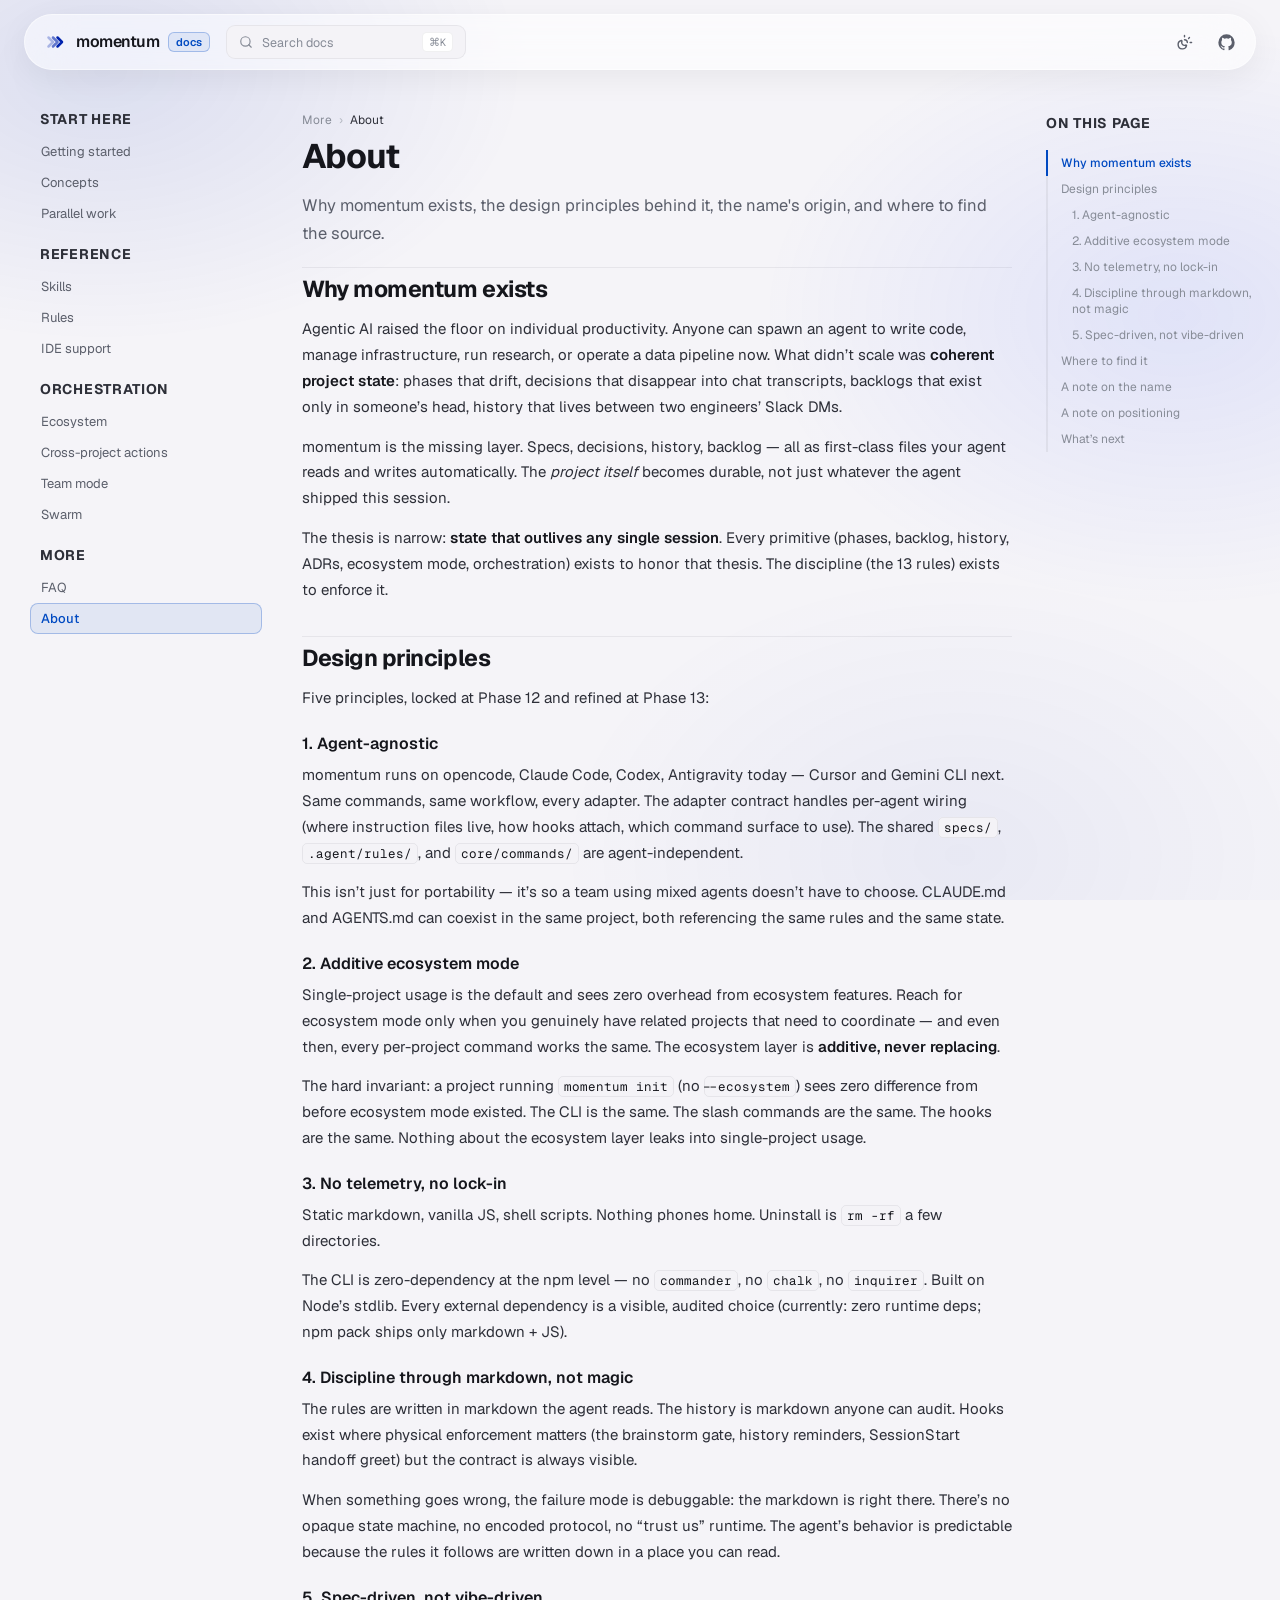
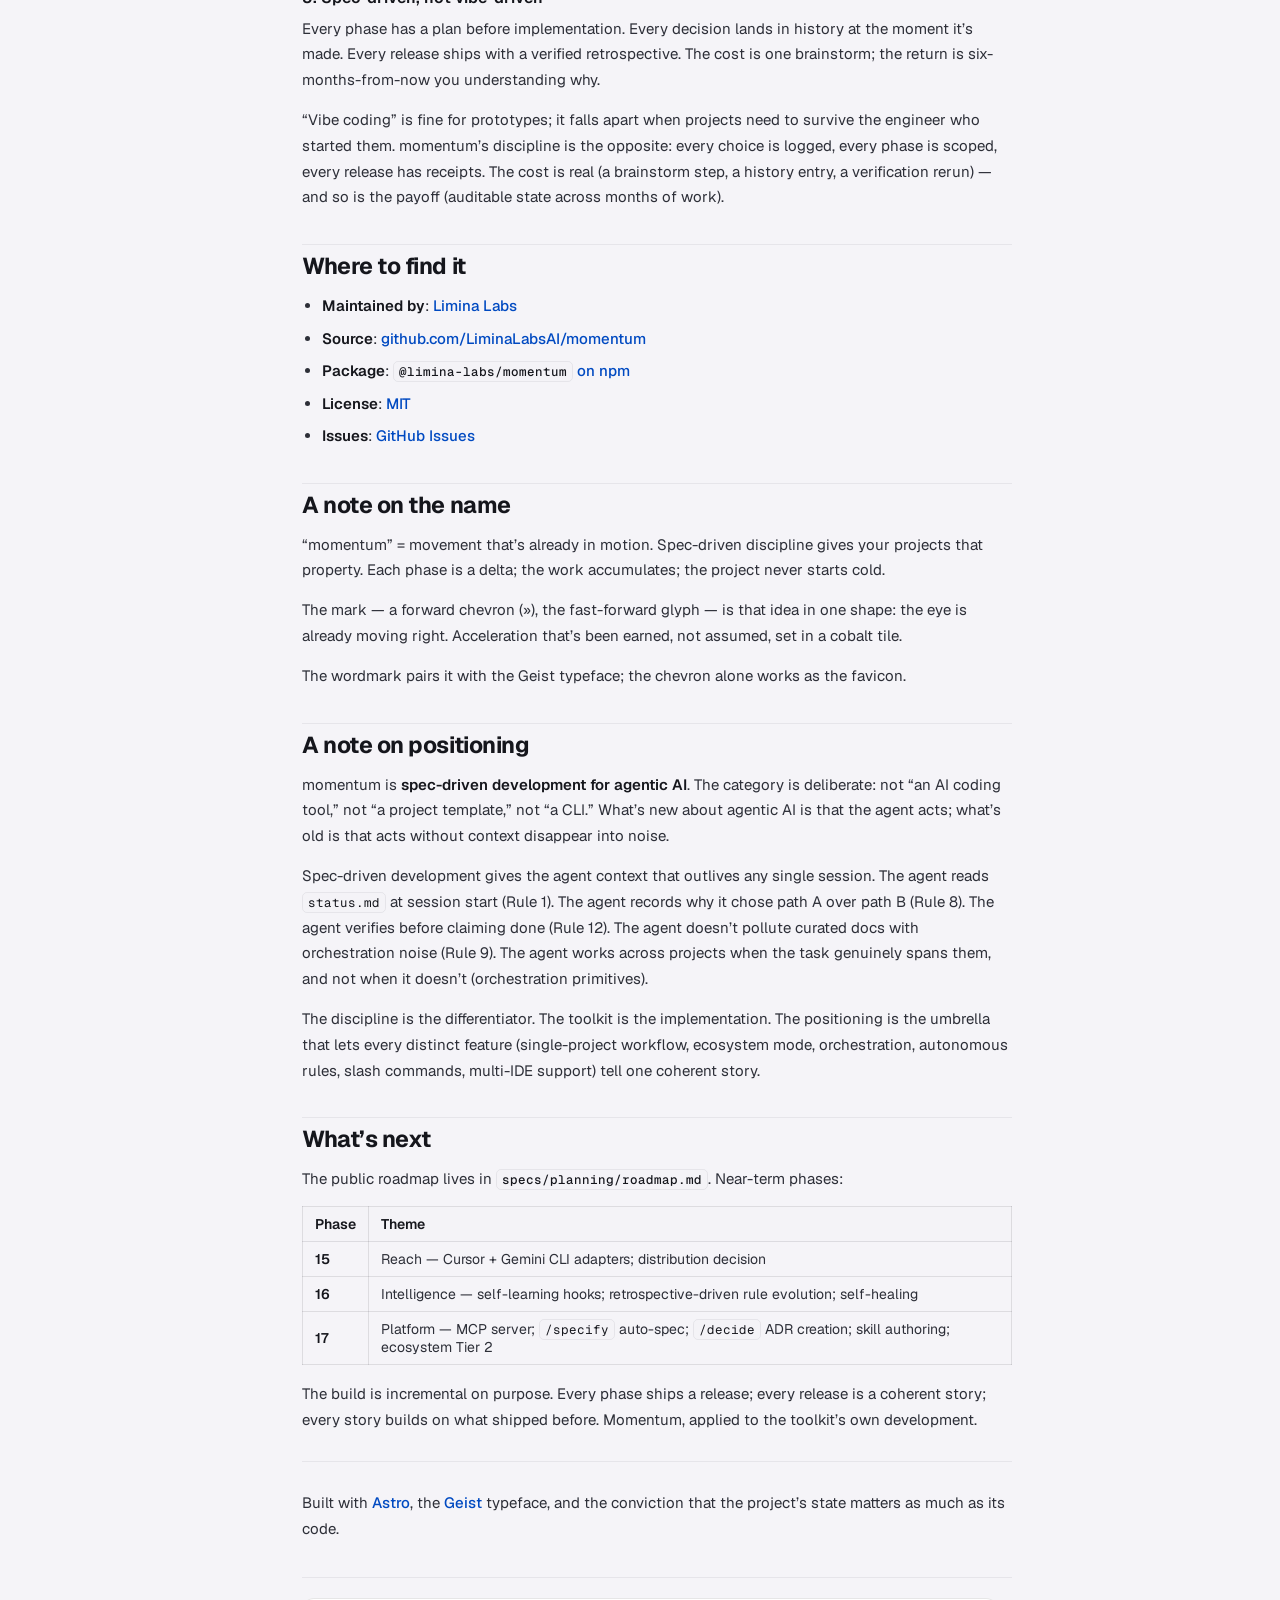
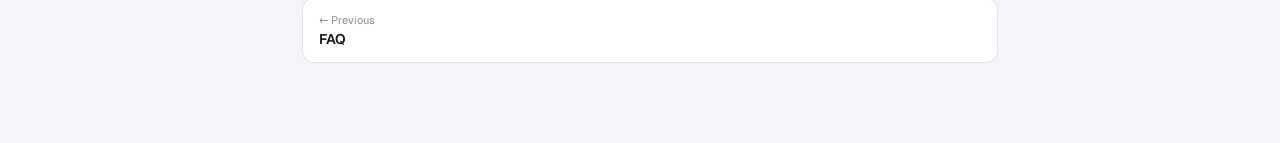
<file: about/index.html>
<!DOCTYPE html><html lang="en"> <head><meta charset="utf-8"><meta name="viewport" content="width=device-width, initial-scale=1"><link rel="icon" href="/brand/favicon.svg" type="image/svg+xml"><link rel="icon" href="/brand/png/favicon-32.png" sizes="32x32" type="image/png"><link rel="icon" href="/brand/png/favicon-16.png" sizes="16x16" type="image/png"><link rel="apple-touch-icon" href="/brand/png/momentum-app-180.png"><link rel="manifest" href="/site.webmanifest"><meta name="theme-color" content="#0023ae"><link rel="canonical" href="https://trymomentum.github.io/about/"><title>About — momentum docs</title><meta name="description" content="Why momentum exists, the design principles behind it, the name's origin, and where to find the source."><meta property="og:type" content="website"><meta property="og:title" content="About — momentum docs"><meta property="og:description" content="Why momentum exists, the design principles behind it, the name's origin, and where to find the source."><meta property="og:url" content="https://trymomentum.github.io/about/"><meta property="og:image" content="https://trymomentum.github.io/og/default.png"><meta name="twitter:card" content="summary_large_image"><meta name="twitter:title" content="About — momentum docs"><meta name="twitter:description" content="Why momentum exists, the design principles behind it, the name's origin, and where to find the source."><meta name="twitter:image" content="https://trymomentum.github.io/og/default.png"><script>(function(){try{var t=localStorage.getItem('mm-theme');document.documentElement.dataset.theme=(t==='dark'||t==='light')?t:'light';}catch(e){document.documentElement.dataset.theme='light';}})();</script><script>(function(){try{if(sessionStorage.getItem('mm-swept')){document.documentElement.classList.add('mm-swept');}else{sessionStorage.setItem('mm-swept','1');}}catch(e){}})();</script><link rel="stylesheet" href="/_astro/Icon.CfDLM5Ju.css">
<link rel="stylesheet" href="/_astro/_..D1_BWr6T.css"></head> <body> <div class="ambient-layer" aria-hidden="true"></div> <div class="page mm-docs">  <header class="tb"> <nav class="tb-pillbar"> <a class="mm-brand tb-brand" href="/" aria-label="momentum"> <svg class="mm-mark" viewBox="0 0 48 48" width="24" height="24" fill="none" aria-hidden="true"> <path class="c c1" d="M11 15 20 24 11 33"></path> <path class="c c2" d="M20 15 29 24 20 33"></path> <path class="c c3" d="M29 15 38 24 29 33"></path> </svg> <span class="mm-word">momentum</span>  <span class="tb-pill">docs</span>  </a>  <script type="module">const t=document.documentElement;t.classList.contains("mm-swept")||window.setTimeout(()=>t.classList.add("mm-swept"),850);const s=window.matchMedia("(prefers-reduced-motion: reduce)");for(const e of document.querySelectorAll(".mm-brand"))e.addEventListener("mouseenter",()=>{s.matches||(e.classList.remove("mm-sweep"),e.getBoundingClientRect(),e.classList.add("mm-sweep"))});</script> <button type="button" class="tb-search" data-open-palette aria-label="Search docs"> <svg width="1em" height="1em" class="ic" data-icon="lucide:search">   <symbol id="ai:lucide:search" viewBox="0 0 24 24"><g fill="none" stroke="currentColor" stroke-linecap="round" stroke-linejoin="round" stroke-width="2"><path d="m21 21l-4.34-4.34"/><circle cx="11" cy="11" r="8"/></g></symbol><use href="#ai:lucide:search"></use>  </svg> <span>Search docs</span> <kbd>⌘K</kbd> </button> <div class="tb-right"> <button type="button" class="tb-icon tb-menu" data-toggle-sidebar aria-label="Toggle navigation"> <svg width="1em" height="1em" class="ic" data-icon="lucide:menu">   <symbol id="ai:lucide:menu" viewBox="0 0 24 24"><path fill="none" stroke="currentColor" stroke-linecap="round" stroke-linejoin="round" stroke-width="2" d="M4 5h16M4 12h16M4 19h16"/></symbol><use href="#ai:lucide:menu"></use>  </svg> </button> <button type="button" class="tb-icon" data-toggle-theme aria-label="Toggle theme"> <svg width="1em" height="1em" class="ic" data-icon="lucide:sun-moon">   <symbol id="ai:lucide:sun-moon" viewBox="0 0 24 24"><path fill="none" stroke="currentColor" stroke-linecap="round" stroke-linejoin="round" stroke-width="2" d="M12 2v2m2.837 12.385a6 6 0 1 1-7.223-7.222c.624-.147.97.66.715 1.248a4 4 0 0 0 5.26 5.259c.589-.255 1.396.09 1.248.715M16 12a4 4 0 0 0-4-4m7-3l-1.256 1.256M20 12h2"/></symbol><use href="#ai:lucide:sun-moon"></use>  </svg> </button> <a class="tb-icon" href="https://github.com/LiminaLabsAI/momentum" target="_blank" rel="noopener" aria-label="GitHub"> <svg viewBox="0 0 24 24" width="17" height="17" fill="currentColor" aria-hidden="true"><path d="M12 .5A11.5 11.5 0 0 0 .5 12a11.5 11.5 0 0 0 7.86 10.92c.58.1.79-.25.79-.56v-2c-3.2.7-3.88-1.36-3.88-1.36-.53-1.34-1.29-1.7-1.29-1.7-1.05-.72.08-.7.08-.7 1.16.08 1.77 1.2 1.77 1.2 1.03 1.77 2.7 1.26 3.36.96.1-.75.4-1.26.73-1.55-2.55-.29-5.24-1.28-5.24-5.68 0-1.26.45-2.28 1.19-3.09-.12-.29-.52-1.46.11-3.05 0 0 .97-.31 3.18 1.18a11 11 0 0 1 5.8 0c2.2-1.49 3.17-1.18 3.17-1.18.63 1.59.23 2.76.11 3.05.74.81 1.19 1.83 1.19 3.09 0 4.41-2.69 5.38-5.25 5.67.41.36.78 1.05.78 2.12v3.14c0 .31.21.67.8.56A11.5 11.5 0 0 0 23.5 12 11.5 11.5 0 0 0 12 .5Z"></path></svg> </a> </div> </nav> </header> <div class="docs-grid" id="top"> <!-- SIDEBAR --> <aside class="sidebar" data-sidebar> <nav> <div class="side-group"> <p class="side-label">Start here</p> <a class="side-link" href="/getting-started/"> Getting started </a><a class="side-link" href="/concepts/"> Concepts </a><a class="side-link" href="/parallel-work/"> Parallel work </a> </div><div class="side-group"> <p class="side-label">Reference</p> <a class="side-link" href="/skills/"> Skills </a><a class="side-link" href="/rules/"> Rules </a><a class="side-link" href="/ide-support/"> IDE support </a> </div><div class="side-group"> <p class="side-label">Orchestration</p> <a class="side-link" href="/ecosystem/"> Ecosystem </a><a class="side-link" href="/orchestration/"> Cross-project actions </a><a class="side-link" href="/team/"> Team mode </a><a class="side-link" href="/swarm/"> Swarm </a> </div><div class="side-group"> <p class="side-label">More</p> <a class="side-link" href="/faq/"> FAQ </a><a class="side-link active" href="/about/" aria-current="page"> About </a> </div> </nav> </aside> <div class="sidebar-scrim" data-sidebar-scrim aria-hidden="true"></div> <!-- ARTICLE --> <main class="article"> <div class="doc-wrap"> <div class="doc-crumb"> More<span class="sep">›</span><span class="cur">About</span> </div> <div class="doc-head"> <h1>About</h1> </div> <p class="doc-lead">Why momentum exists, the design principles behind it, the name&#39;s origin, and where to find the source.</p> <article class="doc"> <h2 id="why-momentum-exists">Why momentum exists</h2>
<p>Agentic AI raised the floor on individual productivity. Anyone can spawn an
agent to write code, manage infrastructure, run research, or operate a
data pipeline now. What didn’t scale was <strong>coherent project state</strong>:
phases that drift, decisions that disappear into chat transcripts,
backlogs that exist only in someone’s head, history that lives between
two engineers’ Slack DMs.</p>
<p>momentum is the missing layer. Specs, decisions, history, backlog — all as
first-class files your agent reads and writes automatically. The
<em>project itself</em> becomes durable, not just whatever the agent shipped
this session.</p>
<p>The thesis is narrow: <strong>state that outlives any single session</strong>. Every
primitive (phases, backlog, history, ADRs, ecosystem mode, orchestration)
exists to honor that thesis. The discipline (the 13 rules) exists to
enforce it.</p>
<h2 id="design-principles">Design principles</h2>
<p>Five principles, locked at Phase 12 and refined at Phase 13:</p>
<h3 id="1-agent-agnostic">1. Agent-agnostic</h3>
<p>momentum runs on opencode, Claude Code, Codex, Antigravity today — Cursor and Gemini
CLI next. Same commands, same workflow, every adapter. The adapter
contract handles per-agent wiring (where instruction files live, how
hooks attach, which command surface to use). The shared <code>specs/</code>,
<code>.agent/rules/</code>, and <code>core/commands/</code> are agent-independent.</p>
<p>This isn’t just for portability — it’s so a team using mixed agents
doesn’t have to choose. CLAUDE.md and AGENTS.md can coexist in the same
project, both referencing the same rules and the same state.</p>
<h3 id="2-additive-ecosystem-mode">2. Additive ecosystem mode</h3>
<p>Single-project usage is the default and sees zero overhead from ecosystem
features. Reach for ecosystem mode only when you genuinely have related
projects that need to coordinate — and even then, every per-project
command works the same. The ecosystem layer is <strong>additive, never
replacing</strong>.</p>
<p>The hard invariant: a project running <code>momentum init</code> (no <code>--ecosystem</code>)
sees zero difference from before ecosystem mode existed. The CLI is the
same. The slash commands are the same. The hooks are the same. Nothing
about the ecosystem layer leaks into single-project usage.</p>
<h3 id="3-no-telemetry-no-lock-in">3. No telemetry, no lock-in</h3>
<p>Static markdown, vanilla JS, shell scripts. Nothing phones home. Uninstall
is <code>rm -rf</code> a few directories.</p>
<p>The CLI is zero-dependency at the npm level — no <code>commander</code>, no <code>chalk</code>,
no <code>inquirer</code>. Built on Node’s stdlib. Every external dependency is a
visible, audited choice (currently: zero runtime deps; npm pack ships only
markdown + JS).</p>
<h3 id="4-discipline-through-markdown-not-magic">4. Discipline through markdown, not magic</h3>
<p>The rules are written in markdown the agent reads. The history is markdown
anyone can audit. Hooks exist where physical enforcement matters (the
brainstorm gate, history reminders, SessionStart handoff greet) but the
contract is always visible.</p>
<p>When something goes wrong, the failure mode is debuggable: the markdown is
right there. There’s no opaque state machine, no encoded protocol, no
“trust us” runtime. The agent’s behavior is predictable because the rules
it follows are written down in a place you can read.</p>
<h3 id="5-spec-driven-not-vibe-driven">5. Spec-driven, not vibe-driven</h3>
<p>Every phase has a plan before implementation. Every decision lands in
history at the moment it’s made. Every release ships with a verified
retrospective. The cost is one brainstorm; the return is six-months-from-now
you understanding why.</p>
<p>“Vibe coding” is fine for prototypes; it falls apart when projects need to
survive the engineer who started them. momentum’s discipline is the
opposite: every choice is logged, every phase is scoped, every release has
receipts. The cost is real (a brainstorm step, a history entry, a
verification rerun) — and so is the payoff (auditable state across months
of work).</p>
<h2 id="where-to-find-it">Where to find it</h2>
<ul>
<li><strong>Maintained by</strong>: <a href="https://github.com/LiminaLabsAI">Limina Labs</a></li>
<li><strong>Source</strong>: <a href="https://github.com/LiminaLabsAI/momentum">github.com/LiminaLabsAI/momentum</a></li>
<li><strong>Package</strong>: <a href="https://www.npmjs.com/package/@limina-labs/momentum"><code>@limina-labs/momentum</code> on npm</a></li>
<li><strong>License</strong>: <a href="https://github.com/LiminaLabsAI/momentum/blob/main/LICENSE">MIT</a></li>
<li><strong>Issues</strong>: <a href="https://github.com/LiminaLabsAI/momentum/issues">GitHub Issues</a></li>
</ul>
<h2 id="a-note-on-the-name">A note on the name</h2>
<p>“momentum” = movement that’s already in motion. Spec-driven discipline
gives your projects that property. Each phase is a delta; the work
accumulates; the project never starts cold.</p>
<p>The mark — a forward chevron (»), the fast-forward glyph — is that idea in
one shape: the eye is already moving right. Acceleration that’s been
earned, not assumed, set in a cobalt tile.</p>
<p>The wordmark pairs it with the Geist typeface; the chevron alone works as
the favicon.</p>
<h2 id="a-note-on-positioning">A note on positioning</h2>
<p>momentum is <strong>spec-driven development for agentic AI</strong>. The category is
deliberate: not “an AI coding tool,” not “a project template,” not “a CLI.”
What’s new about agentic AI is that the agent acts; what’s old is that
acts without context disappear into noise.</p>
<p>Spec-driven development gives the agent context that outlives any single
session. The agent reads <code>status.md</code> at session start (Rule 1). The agent
records why it chose path A over path B (Rule 8). The agent verifies before
claiming done (Rule 12). The agent doesn’t pollute curated docs with
orchestration noise (Rule 9). The agent works across projects when the task
genuinely spans them, and not when it doesn’t (orchestration primitives).</p>
<p>The discipline is the differentiator. The toolkit is the implementation.
The positioning is the umbrella that lets every distinct feature
(single-project workflow, ecosystem mode, orchestration, autonomous
rules, slash commands, multi-IDE support) tell one coherent story.</p>
<h2 id="whats-next">What’s next</h2>
<p>The public roadmap lives in <a href="https://github.com/LiminaLabsAI/momentum/blob/main/specs/planning/roadmap.md"><code>specs/planning/roadmap.md</code></a>.
Near-term phases:</p>





















<table><thead><tr><th>Phase</th><th>Theme</th></tr></thead><tbody><tr><td><strong>15</strong></td><td>Reach — Cursor + Gemini CLI adapters; distribution decision</td></tr><tr><td><strong>16</strong></td><td>Intelligence — self-learning hooks; retrospective-driven rule evolution; self-healing</td></tr><tr><td><strong>17</strong></td><td>Platform — MCP server; <code>/specify</code> auto-spec; <code>/decide</code> ADR creation; skill authoring; ecosystem Tier 2</td></tr></tbody></table>
<p>The build is incremental on purpose. Every phase ships a release; every
release is a coherent story; every story builds on what shipped before.
Momentum, applied to the toolkit’s own development.</p>
<hr>
<p>Built with <a href="https://astro.build/">Astro</a>, the
<a href="https://vercel.com/font">Geist</a> typeface, and the conviction that
the project’s state matters as much as its code.</p> </article> <nav class="prevnext"> <a class="pn pn-prev" href="/faq/"> <span class="pn-dir">← Previous</span> <span class="pn-title">FAQ</span> </a> <span></span> </nav> </div> </main> <!-- ON THIS PAGE --> <aside class="toc"> <div class="toc-inner"> <p class="side-label">On this page</p> <a class="toc-link" href="#why-momentum-exists" data-toc="why-momentum-exists"> Why momentum exists </a><a class="toc-link" href="#design-principles" data-toc="design-principles"> Design principles </a><a class="toc-link sub" href="#1-agent-agnostic" data-toc="1-agent-agnostic"> 1. Agent-agnostic </a><a class="toc-link sub" href="#2-additive-ecosystem-mode" data-toc="2-additive-ecosystem-mode"> 2. Additive ecosystem mode </a><a class="toc-link sub" href="#3-no-telemetry-no-lock-in" data-toc="3-no-telemetry-no-lock-in"> 3. No telemetry, no lock-in </a><a class="toc-link sub" href="#4-discipline-through-markdown-not-magic" data-toc="4-discipline-through-markdown-not-magic"> 4. Discipline through markdown, not magic </a><a class="toc-link sub" href="#5-spec-driven-not-vibe-driven" data-toc="5-spec-driven-not-vibe-driven"> 5. Spec-driven, not vibe-driven </a><a class="toc-link" href="#where-to-find-it" data-toc="where-to-find-it"> Where to find it </a><a class="toc-link" href="#a-note-on-the-name" data-toc="a-note-on-the-name"> A note on the name </a><a class="toc-link" href="#a-note-on-positioning" data-toc="a-note-on-positioning"> A note on positioning </a><a class="toc-link" href="#whats-next" data-toc="whats-next"> What’s next </a> </div> </aside> </div>  <div class="palette" data-palette hidden> <div class="palette-box" role="dialog" aria-modal="true" aria-label="Search"> <div class="palette-head"> <svg width="1em" height="1em" viewBox="0 0 24 24" class="ic" data-icon="lucide:search">   <use href="#ai:lucide:search"></use>  </svg> <input type="text" data-palette-input placeholder="Search pages and headings…" aria-label="Search pages and headings"> <kbd>esc</kbd> </div> <div class="palette-results" data-palette-results></div> </div> </div> <script type="application/json" id="mm-nav-data">{"pages":[{"slug":"getting-started","label":"Getting started","group":"Start here"},{"slug":"concepts","label":"Concepts","group":"Start here"},{"slug":"parallel-work","label":"Parallel work","group":"Start here"},{"slug":"skills","label":"Skills","group":"Reference"},{"slug":"rules","label":"Rules","group":"Reference"},{"slug":"ide-support","label":"IDE support","group":"Reference"},{"slug":"ecosystem","label":"Ecosystem","group":"Orchestration"},{"slug":"orchestration","label":"Cross-project actions","group":"Orchestration"},{"slug":"team","label":"Team mode","group":"Orchestration"},{"slug":"swarm","label":"Swarm","group":"Orchestration"},{"slug":"faq","label":"FAQ","group":"More"},{"slug":"about","label":"About","group":"More"}],"headings":[{"id":"why-momentum-exists","label":"Why momentum exists"},{"id":"design-principles","label":"Design principles"},{"id":"1-agent-agnostic","label":"1. Agent-agnostic"},{"id":"2-additive-ecosystem-mode","label":"2. Additive ecosystem mode"},{"id":"3-no-telemetry-no-lock-in","label":"3. No telemetry, no lock-in"},{"id":"4-discipline-through-markdown-not-magic","label":"4. Discipline through markdown, not magic"},{"id":"5-spec-driven-not-vibe-driven","label":"5. Spec-driven, not vibe-driven"},{"id":"where-to-find-it","label":"Where to find it"},{"id":"a-note-on-the-name","label":"A note on the name"},{"id":"a-note-on-positioning","label":"A note on positioning"},{"id":"whats-next","label":"What’s next"}]}</script> </div></body></html>  <script type="module">const h=document.documentElement;for(const e of document.querySelectorAll("[data-toggle-theme]"))e.addEventListener("click",()=>{const t=h.dataset.theme==="dark"?"light":"dark";h.dataset.theme=t;try{localStorage.setItem("mm-theme",t)}catch{}});const g=document.querySelector(".docs-grid");for(const e of document.querySelectorAll("[data-toggle-sidebar]"))e.addEventListener("click",()=>g?.classList.toggle("nav-open"));document.querySelector("[data-sidebar-scrim]")?.addEventListener("click",()=>g?.classList.remove("nav-open"));for(const e of document.querySelectorAll(".doc pre")){const t=document.createElement("button");t.type="button",t.className="code-copy",t.textContent="Copy",t.addEventListener("click",()=>{const o=e.querySelector("code")?.innerText??e.innerText;navigator.clipboard?.writeText(o),t.textContent="Copied",window.setTimeout(()=>t.textContent="Copy",1200)}),e.appendChild(t)}const p=[...document.querySelectorAll(".toc-link")];if(p.length){const e=p.map(o=>o.getAttribute("data-toc")),t=()=>{let o=e[0];for(const n of e){const l=n&&document.getElementById(n);l&&l.getBoundingClientRect().top<=130&&(o=n)}for(const n of p)n.classList.toggle("active",n.getAttribute("data-toc")===o)};window.addEventListener("scroll",t,{passive:!0}),t()}const i=document.querySelector("[data-palette]"),r=document.querySelector("[data-palette-input]"),c=document.querySelector("[data-palette-results]");let f={pages:[],headings:[]};try{f=JSON.parse(document.getElementById("mm-nav-data")?.textContent||"{}")}catch{}function w(e){const t=e.trim().toLowerCase(),o=(f.headings||[]).map(a=>({icon:"hash",label:a.label,sub:"On this page",href:"#"+a.id,jump:!0})),n=(f.pages||[]).map(a=>({icon:"file",label:a.label,sub:a.group,href:"/"+a.slug+"/"}));let l=[...o,...n];return t&&(l=l.filter(a=>a.label.toLowerCase().includes(t)||(a.sub||"").toLowerCase().includes(t))),l.slice(0,8)}let s=0;function m(e){if(!c)return;if(!e.length){c.innerHTML='<div class="pal-empty">No matches</div>';return}const t='<svg viewBox="0 0 24 24" width="15" height="15" fill="none" stroke="currentColor" stroke-width="1.8" stroke-linecap="round" stroke-linejoin="round"><line x1="4" y1="9" x2="20" y2="9"/><line x1="4" y1="15" x2="20" y2="15"/><line x1="10" y1="3" x2="8" y2="21"/><line x1="16" y1="3" x2="14" y2="21"/></svg>',o='<svg viewBox="0 0 24 24" width="15" height="15" fill="none" stroke="currentColor" stroke-width="1.8" stroke-linecap="round" stroke-linejoin="round"><path d="M14 2H6a2 2 0 0 0-2 2v16a2 2 0 0 0 2 2h12a2 2 0 0 0 2-2V8z"/><polyline points="14 2 14 8 20 8"/></svg>';c.innerHTML=e.map((n,l)=>`<a class="pal-item${l===s?" active":""}" href="${n.href}" data-i="${l}"${n.jump?' data-jump="1"':""}>${n.icon==="hash"?t:o}<span class="pal-label">${n.label}</span><span class="pal-sub">${n.sub}</span></a>`).join("")}let d=[];function y(){d=w(r&&"value"in r?r.value:""),s=0,m(d)}function v(){i&&(i.hidden=!1,r&&(r.value="",y(),setTimeout(()=>r.focus(),20)))}function u(){i&&(i.hidden=!0)}function b(e){if(e)if(e.dataset.jump){u();const t=e.getAttribute("href").slice(1),o=document.getElementById(t);o&&window.scrollTo({top:o.getBoundingClientRect().top+window.scrollY-76,behavior:"smooth"})}else window.location.href=e.getAttribute("href")}for(const e of document.querySelectorAll("[data-open-palette]"))e.addEventListener("click",v);r?.addEventListener("input",y);i?.addEventListener("click",e=>{e.target===i&&u()});c?.addEventListener("click",e=>{const t=e.target.closest(".pal-item");t&&t.dataset.jump&&(e.preventDefault(),b(t))});window.addEventListener("keydown",e=>{if((e.metaKey||e.ctrlKey)&&e.key.toLowerCase()==="k")e.preventDefault(),i&&i.hidden?v():u();else if(e.key==="Escape")u();else if(!i?.hidden){const t=[...c?.querySelectorAll(".pal-item")||[]];if(!t.length)return;e.key==="ArrowDown"?(e.preventDefault(),s=(s+1)%t.length,m(d)):e.key==="ArrowUp"?(e.preventDefault(),s=(s-1+t.length)%t.length,m(d)):e.key==="Enter"&&(e.preventDefault(),b(t[s]))}});</script>
</file>
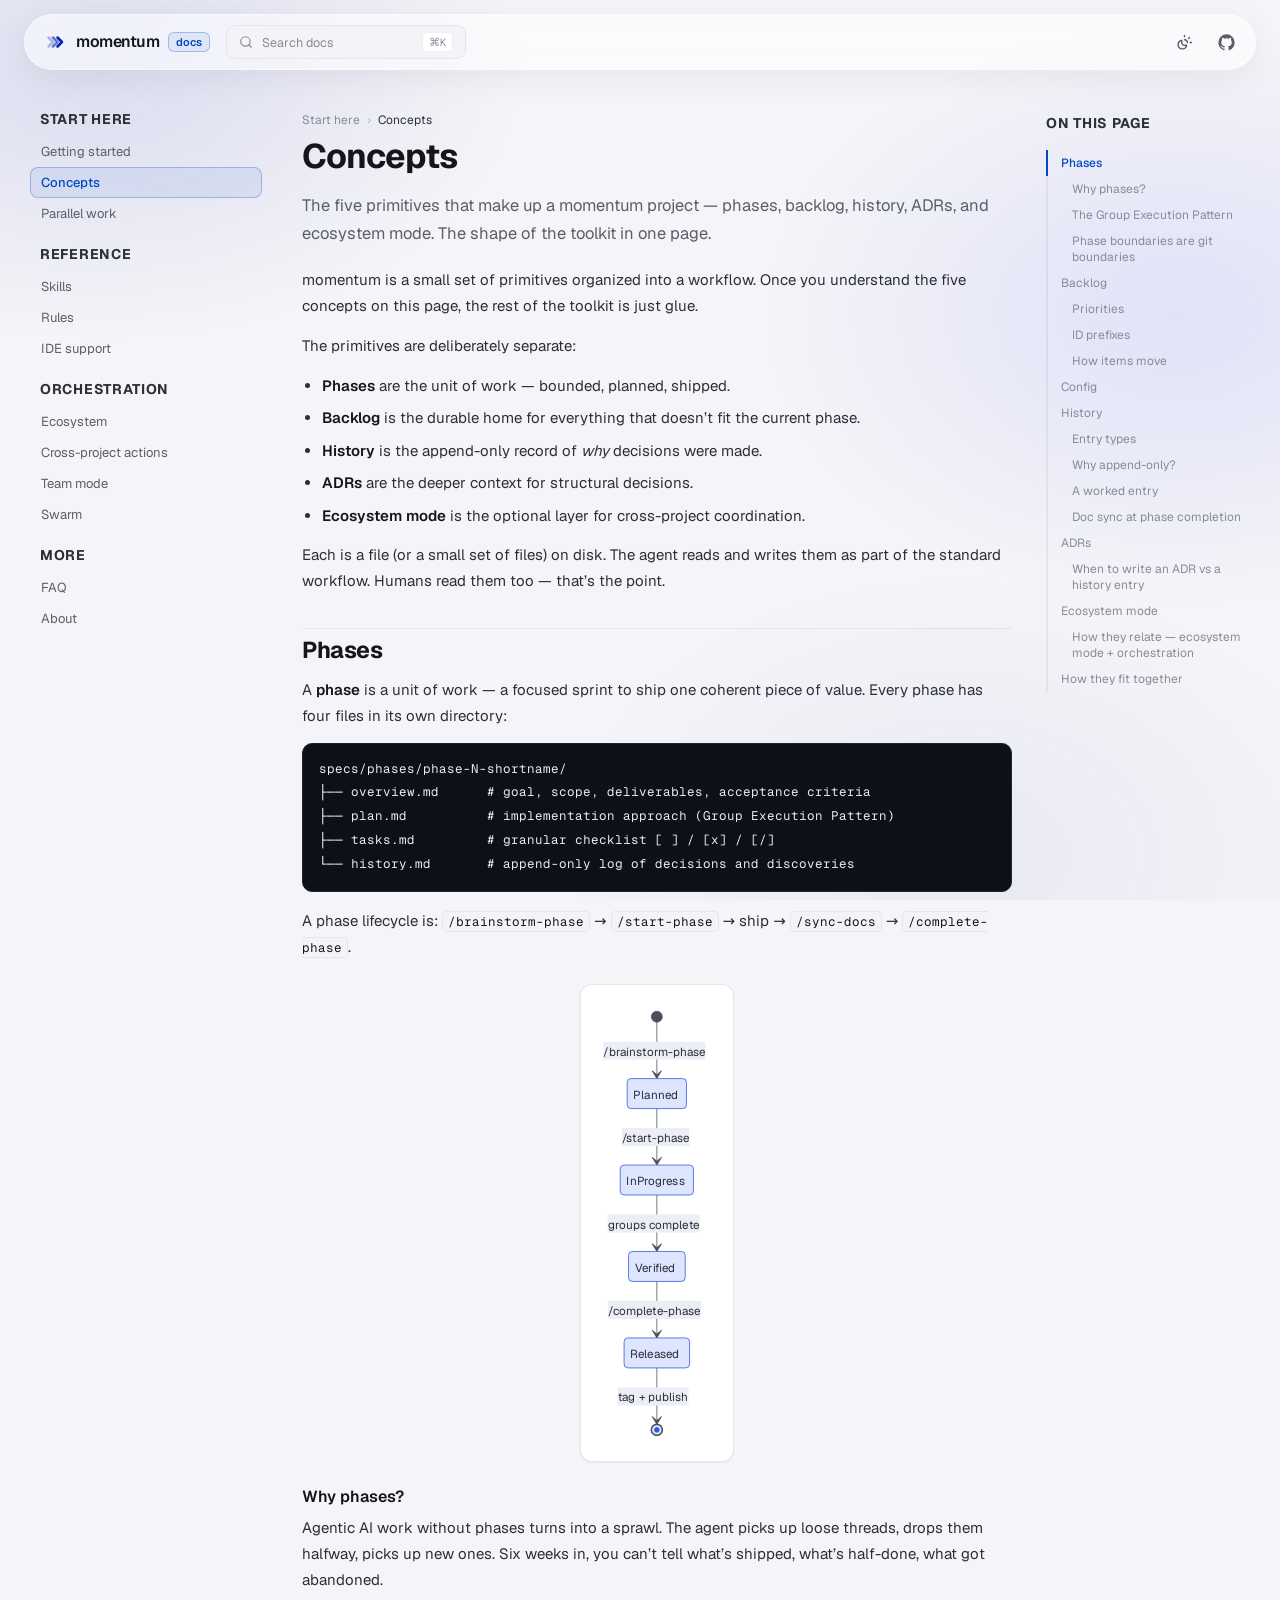
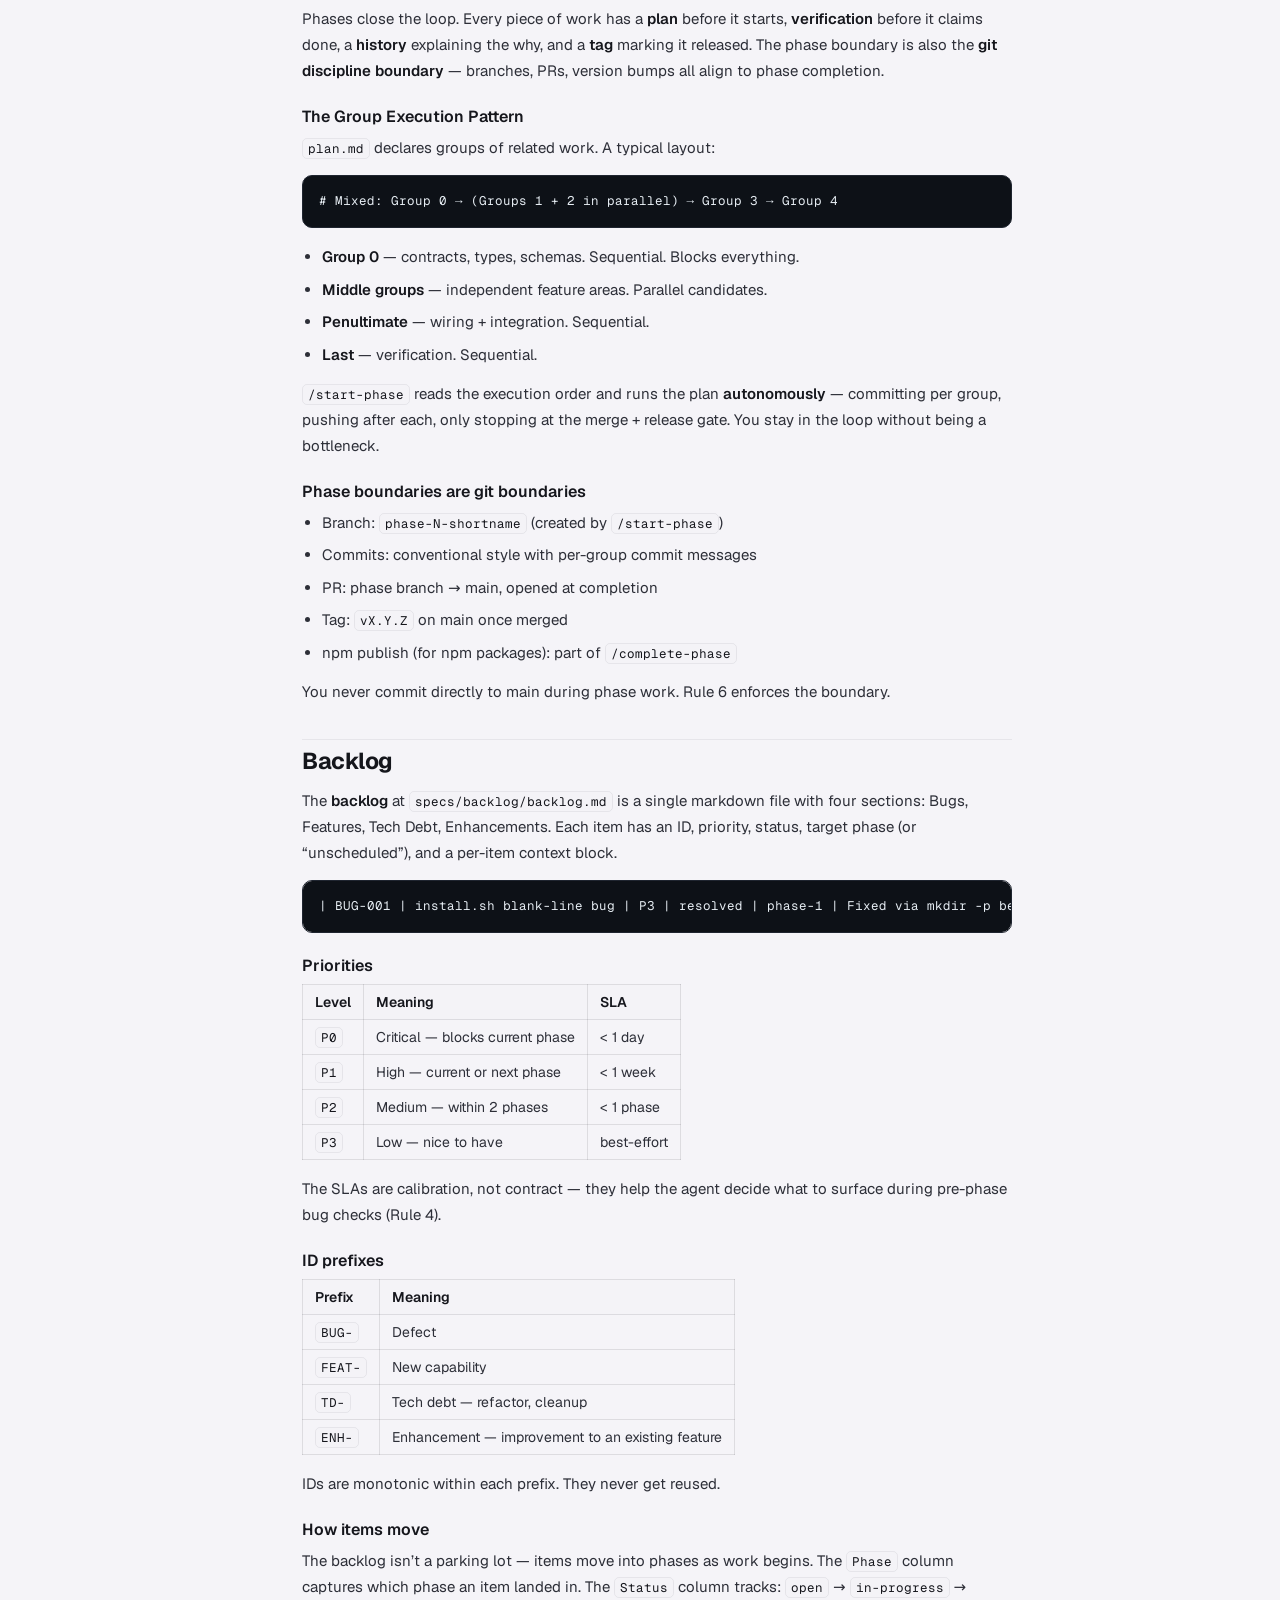
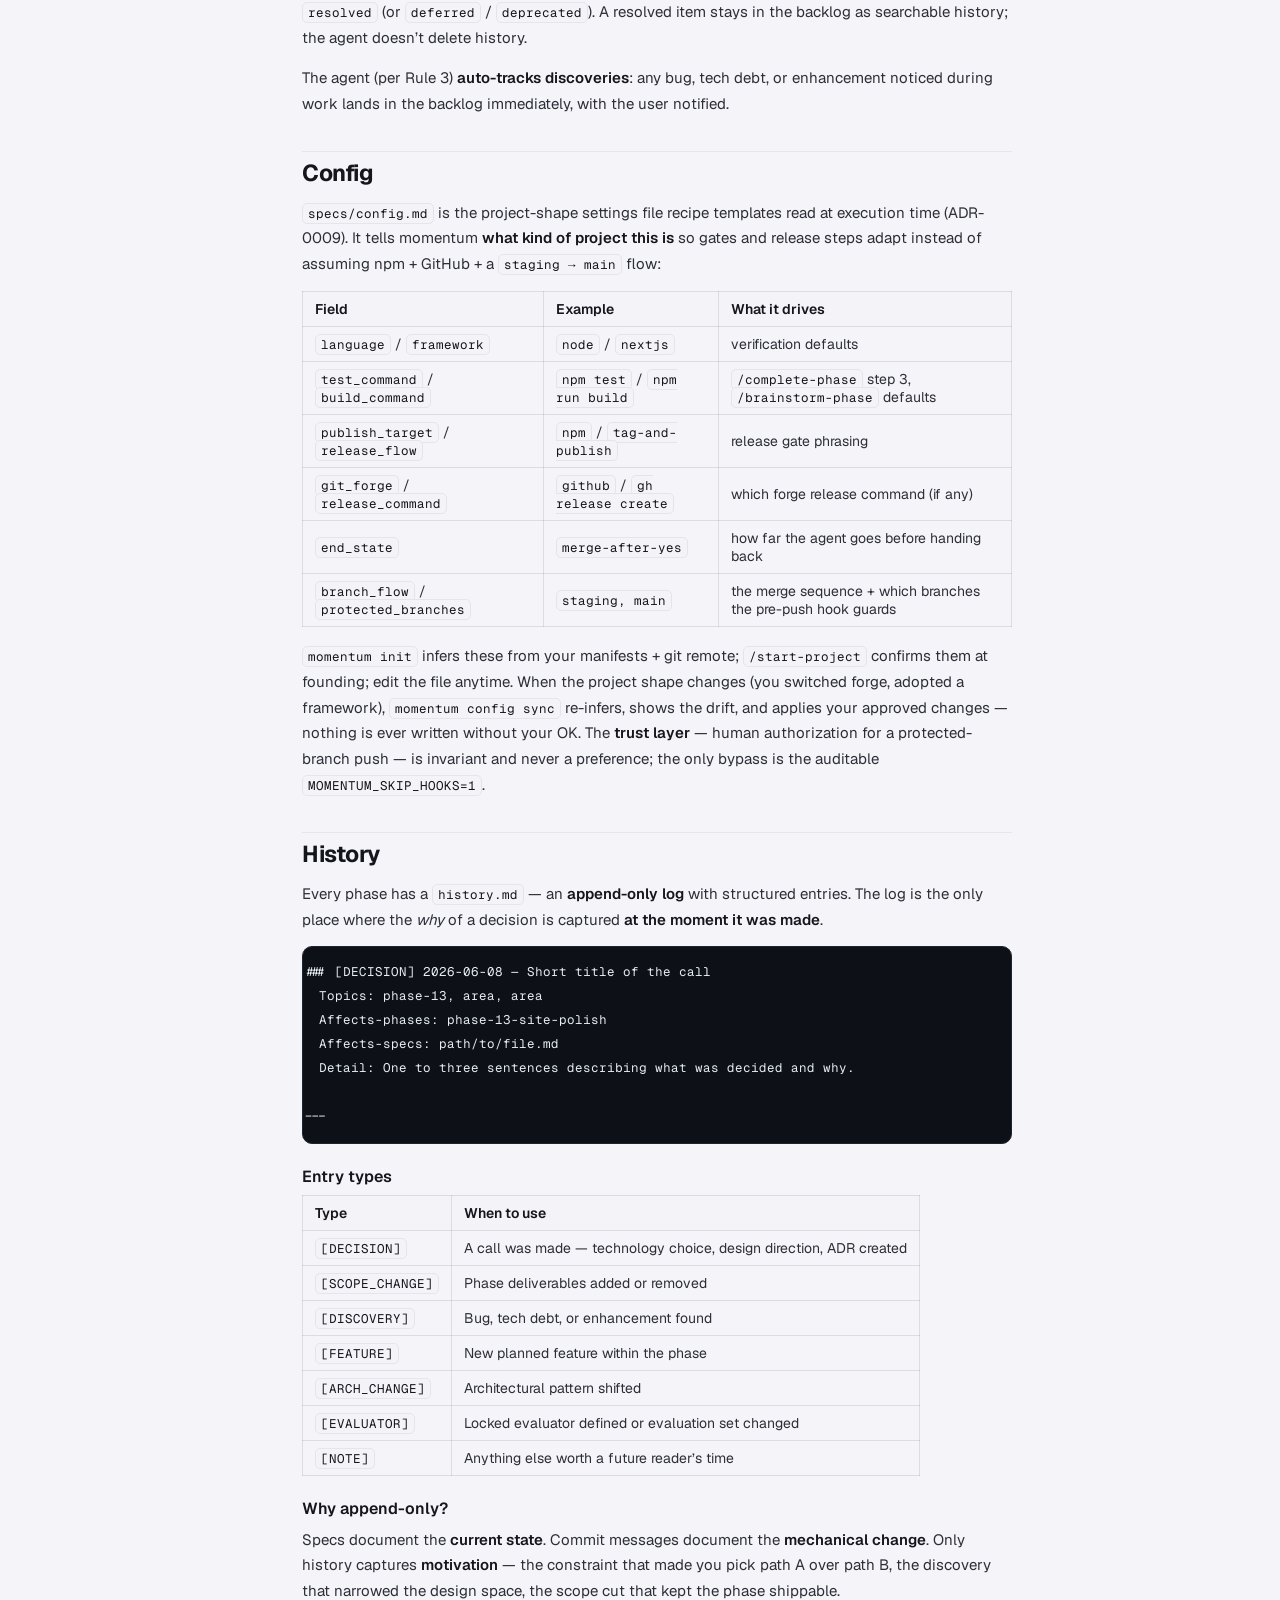
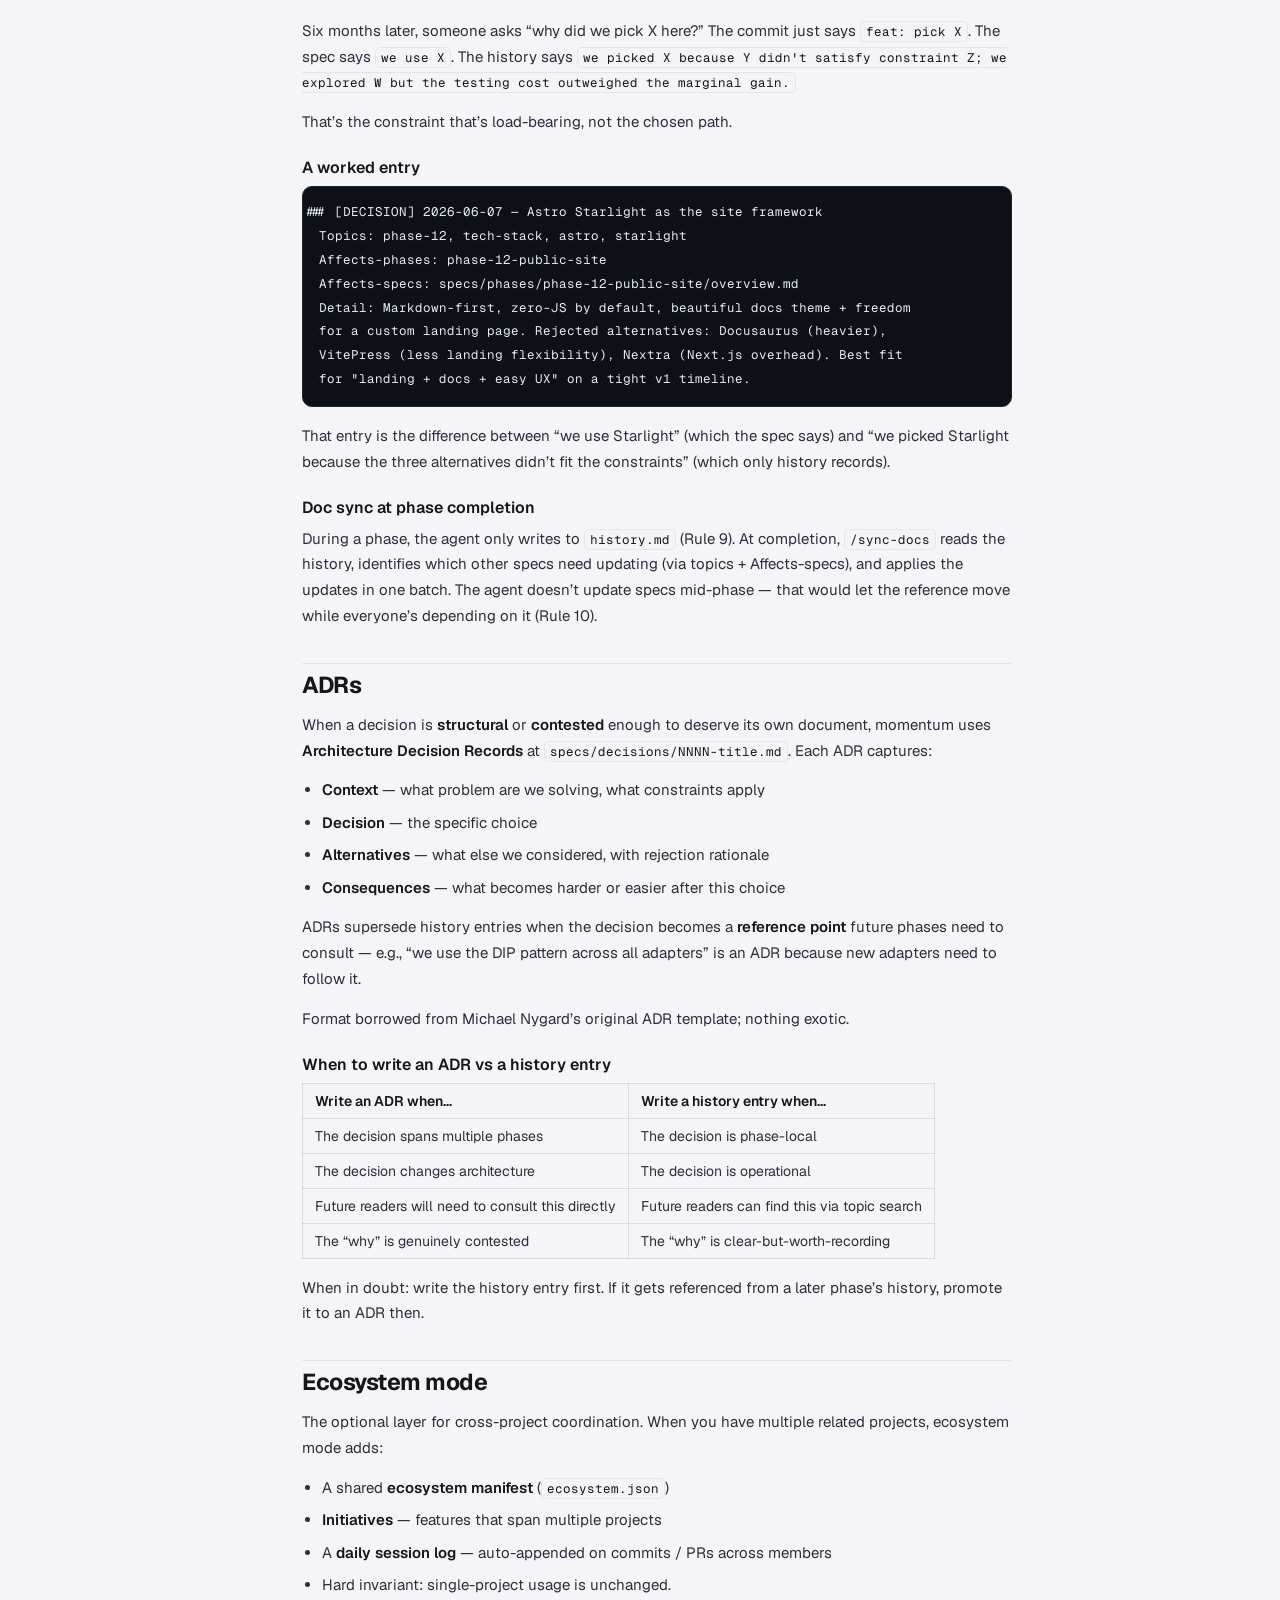
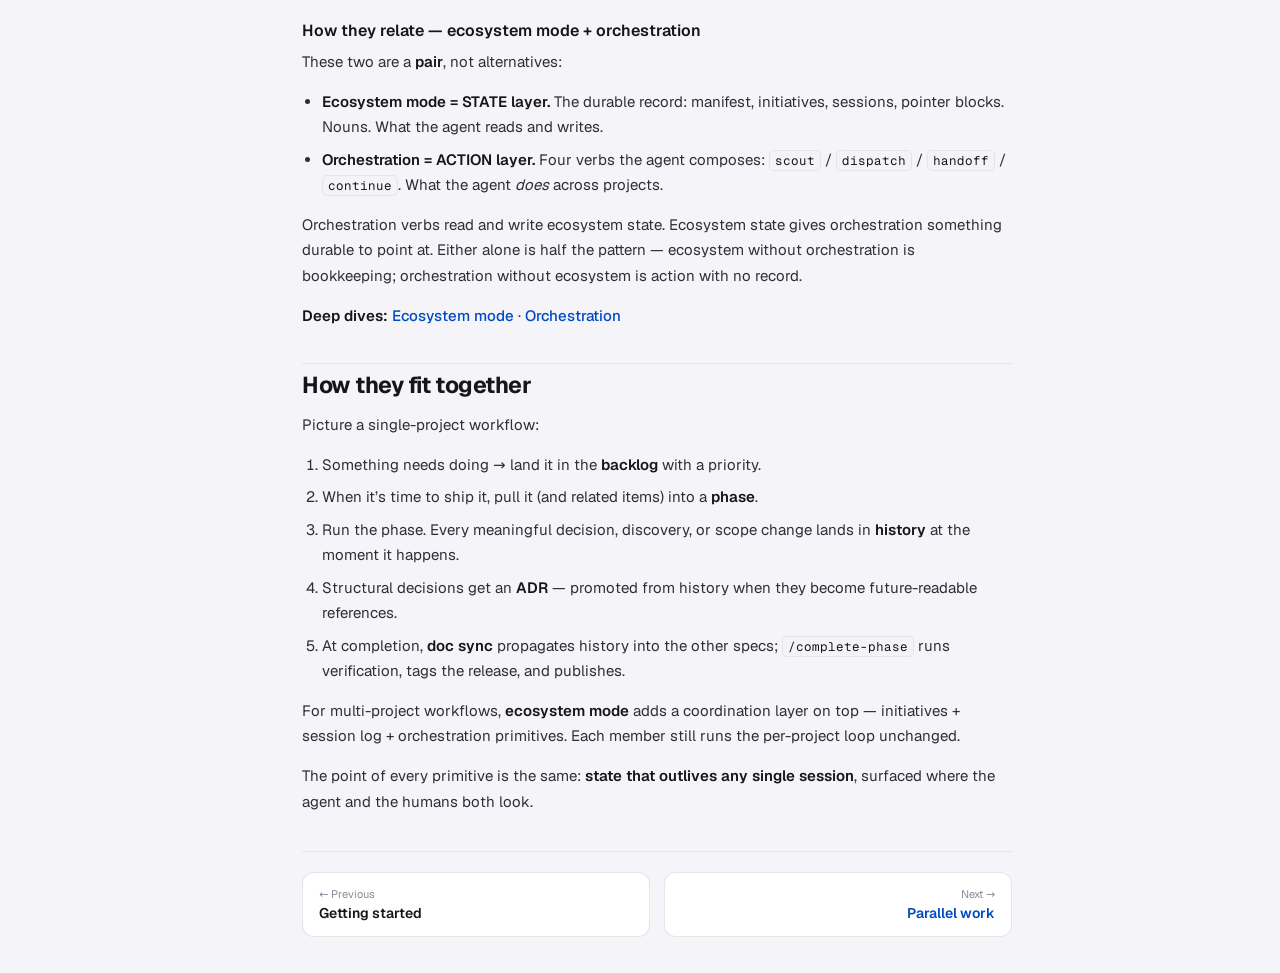
<file: concepts/index.html>
<!DOCTYPE html><html lang="en"> <head><meta charset="utf-8"><meta name="viewport" content="width=device-width, initial-scale=1"><link rel="icon" href="/brand/favicon.svg" type="image/svg+xml"><link rel="icon" href="/brand/png/favicon-32.png" sizes="32x32" type="image/png"><link rel="icon" href="/brand/png/favicon-16.png" sizes="16x16" type="image/png"><link rel="apple-touch-icon" href="/brand/png/momentum-app-180.png"><link rel="manifest" href="/site.webmanifest"><meta name="theme-color" content="#0023ae"><link rel="canonical" href="https://trymomentum.github.io/concepts/"><title>Concepts — momentum docs</title><meta name="description" content="The five primitives that make up a momentum project — phases, backlog, history, ADRs, and ecosystem mode. The shape of the toolkit in one page."><meta property="og:type" content="website"><meta property="og:title" content="Concepts — momentum docs"><meta property="og:description" content="The five primitives that make up a momentum project — phases, backlog, history, ADRs, and ecosystem mode. The shape of the toolkit in one page."><meta property="og:url" content="https://trymomentum.github.io/concepts/"><meta property="og:image" content="https://trymomentum.github.io/og/default.png"><meta name="twitter:card" content="summary_large_image"><meta name="twitter:title" content="Concepts — momentum docs"><meta name="twitter:description" content="The five primitives that make up a momentum project — phases, backlog, history, ADRs, and ecosystem mode. The shape of the toolkit in one page."><meta name="twitter:image" content="https://trymomentum.github.io/og/default.png"><script>(function(){try{var t=localStorage.getItem('mm-theme');document.documentElement.dataset.theme=(t==='dark'||t==='light')?t:'light';}catch(e){document.documentElement.dataset.theme='light';}})();</script><script>(function(){try{if(sessionStorage.getItem('mm-swept')){document.documentElement.classList.add('mm-swept');}else{sessionStorage.setItem('mm-swept','1');}}catch(e){}})();</script><link rel="stylesheet" href="/_astro/Icon.CfDLM5Ju.css">
<link rel="stylesheet" href="/_astro/_..D1_BWr6T.css"></head> <body> <div class="ambient-layer" aria-hidden="true"></div> <div class="page mm-docs">  <header class="tb"> <nav class="tb-pillbar"> <a class="mm-brand tb-brand" href="/" aria-label="momentum"> <svg class="mm-mark" viewBox="0 0 48 48" width="24" height="24" fill="none" aria-hidden="true"> <path class="c c1" d="M11 15 20 24 11 33"></path> <path class="c c2" d="M20 15 29 24 20 33"></path> <path class="c c3" d="M29 15 38 24 29 33"></path> </svg> <span class="mm-word">momentum</span>  <span class="tb-pill">docs</span>  </a>  <script type="module">const t=document.documentElement;t.classList.contains("mm-swept")||window.setTimeout(()=>t.classList.add("mm-swept"),850);const s=window.matchMedia("(prefers-reduced-motion: reduce)");for(const e of document.querySelectorAll(".mm-brand"))e.addEventListener("mouseenter",()=>{s.matches||(e.classList.remove("mm-sweep"),e.getBoundingClientRect(),e.classList.add("mm-sweep"))});</script> <button type="button" class="tb-search" data-open-palette aria-label="Search docs"> <svg width="1em" height="1em" class="ic" data-icon="lucide:search">   <symbol id="ai:lucide:search" viewBox="0 0 24 24"><g fill="none" stroke="currentColor" stroke-linecap="round" stroke-linejoin="round" stroke-width="2"><path d="m21 21l-4.34-4.34"/><circle cx="11" cy="11" r="8"/></g></symbol><use href="#ai:lucide:search"></use>  </svg> <span>Search docs</span> <kbd>⌘K</kbd> </button> <div class="tb-right"> <button type="button" class="tb-icon tb-menu" data-toggle-sidebar aria-label="Toggle navigation"> <svg width="1em" height="1em" class="ic" data-icon="lucide:menu">   <symbol id="ai:lucide:menu" viewBox="0 0 24 24"><path fill="none" stroke="currentColor" stroke-linecap="round" stroke-linejoin="round" stroke-width="2" d="M4 5h16M4 12h16M4 19h16"/></symbol><use href="#ai:lucide:menu"></use>  </svg> </button> <button type="button" class="tb-icon" data-toggle-theme aria-label="Toggle theme"> <svg width="1em" height="1em" class="ic" data-icon="lucide:sun-moon">   <symbol id="ai:lucide:sun-moon" viewBox="0 0 24 24"><path fill="none" stroke="currentColor" stroke-linecap="round" stroke-linejoin="round" stroke-width="2" d="M12 2v2m2.837 12.385a6 6 0 1 1-7.223-7.222c.624-.147.97.66.715 1.248a4 4 0 0 0 5.26 5.259c.589-.255 1.396.09 1.248.715M16 12a4 4 0 0 0-4-4m7-3l-1.256 1.256M20 12h2"/></symbol><use href="#ai:lucide:sun-moon"></use>  </svg> </button> <a class="tb-icon" href="https://github.com/LiminaLabsAI/momentum" target="_blank" rel="noopener" aria-label="GitHub"> <svg viewBox="0 0 24 24" width="17" height="17" fill="currentColor" aria-hidden="true"><path d="M12 .5A11.5 11.5 0 0 0 .5 12a11.5 11.5 0 0 0 7.86 10.92c.58.1.79-.25.79-.56v-2c-3.2.7-3.88-1.36-3.88-1.36-.53-1.34-1.29-1.7-1.29-1.7-1.05-.72.08-.7.08-.7 1.16.08 1.77 1.2 1.77 1.2 1.03 1.77 2.7 1.26 3.36.96.1-.75.4-1.26.73-1.55-2.55-.29-5.24-1.28-5.24-5.68 0-1.26.45-2.28 1.19-3.09-.12-.29-.52-1.46.11-3.05 0 0 .97-.31 3.18 1.18a11 11 0 0 1 5.8 0c2.2-1.49 3.17-1.18 3.17-1.18.63 1.59.23 2.76.11 3.05.74.81 1.19 1.83 1.19 3.09 0 4.41-2.69 5.38-5.25 5.67.41.36.78 1.05.78 2.12v3.14c0 .31.21.67.8.56A11.5 11.5 0 0 0 23.5 12 11.5 11.5 0 0 0 12 .5Z"></path></svg> </a> </div> </nav> </header> <div class="docs-grid" id="top"> <!-- SIDEBAR --> <aside class="sidebar" data-sidebar> <nav> <div class="side-group"> <p class="side-label">Start here</p> <a class="side-link" href="/getting-started/"> Getting started </a><a class="side-link active" href="/concepts/" aria-current="page"> Concepts </a><a class="side-link" href="/parallel-work/"> Parallel work </a> </div><div class="side-group"> <p class="side-label">Reference</p> <a class="side-link" href="/skills/"> Skills </a><a class="side-link" href="/rules/"> Rules </a><a class="side-link" href="/ide-support/"> IDE support </a> </div><div class="side-group"> <p class="side-label">Orchestration</p> <a class="side-link" href="/ecosystem/"> Ecosystem </a><a class="side-link" href="/orchestration/"> Cross-project actions </a><a class="side-link" href="/team/"> Team mode </a><a class="side-link" href="/swarm/"> Swarm </a> </div><div class="side-group"> <p class="side-label">More</p> <a class="side-link" href="/faq/"> FAQ </a><a class="side-link" href="/about/"> About </a> </div> </nav> </aside> <div class="sidebar-scrim" data-sidebar-scrim aria-hidden="true"></div> <!-- ARTICLE --> <main class="article"> <div class="doc-wrap"> <div class="doc-crumb"> Start here<span class="sep">›</span><span class="cur">Concepts</span> </div> <div class="doc-head"> <h1>Concepts</h1> </div> <p class="doc-lead">The five primitives that make up a momentum project — phases, backlog, history, ADRs, and ecosystem mode. The shape of the toolkit in one page.</p> <article class="doc"> <p>momentum is a small set of primitives organized into a workflow. Once you
understand the five concepts on this page, the rest of the toolkit is just
glue.</p>
<p>The primitives are deliberately separate:</p>
<ul>
<li><strong>Phases</strong> are the unit of work — bounded, planned, shipped.</li>
<li><strong>Backlog</strong> is the durable home for everything that doesn’t fit the
current phase.</li>
<li><strong>History</strong> is the append-only record of <em>why</em> decisions were made.</li>
<li><strong>ADRs</strong> are the deeper context for structural decisions.</li>
<li><strong>Ecosystem mode</strong> is the optional layer for cross-project coordination.</li>
</ul>
<p>Each is a file (or a small set of files) on disk. The agent reads and writes
them as part of the standard workflow. Humans read them too — that’s the
point.</p>
<h2 id="phases">Phases</h2>
<p>A <strong>phase</strong> is a unit of work — a focused sprint to ship one coherent piece
of value. Every phase has four files in its own directory:</p>
<pre class="astro-code github-dark-default" style="background-color:#0d1117;color:#e6edf3; overflow-x: auto;" tabindex="0" data-language="plaintext"><code><span class="line"><span>specs/phases/phase-N-shortname/</span></span>
<span class="line"><span>├── overview.md      # goal, scope, deliverables, acceptance criteria</span></span>
<span class="line"><span>├── plan.md          # implementation approach (Group Execution Pattern)</span></span>
<span class="line"><span>├── tasks.md         # granular checklist [ ] / [x] / [/]</span></span>
<span class="line"><span>└── history.md       # append-only log of decisions and discoveries</span></span></code></pre>
<p>A phase lifecycle is: <code>/brainstorm-phase</code> → <code>/start-phase</code> → ship → <code>/sync-docs</code> → <code>/complete-phase</code>.</p>
<svg id="mermaid-0" width="100%" xmlns="http://www.w3.org/2000/svg" xmlns:xlink="http://www.w3.org/1999/xlink" class="statediagram" style="max-width: 153.6875px;" viewBox="0 0 153.6875 560.5" role="graphics-document document" aria-roledescription="stateDiagram"><style>#mermaid-0{font-family:'Geist Variable',Geist,system-ui,sans-serif;font-size:15px;fill:#0d1330;}@keyframes edge-animation-frame{from{stroke-dashoffset:0;}}@keyframes dash{to{stroke-dashoffset:0;}}#mermaid-0 .edge-animation-slow{stroke-dasharray:9,5!important;stroke-dashoffset:900;animation:dash 50s linear infinite;stroke-linecap:round;}#mermaid-0 .edge-animation-fast{stroke-dasharray:9,5!important;stroke-dashoffset:900;animation:dash 20s linear infinite;stroke-linecap:round;}#mermaid-0 .error-icon{fill:#f3f5fb;}#mermaid-0 .error-text{fill:#0c0a04;stroke:#0c0a04;}#mermaid-0 .edge-thickness-normal{stroke-width:1px;}#mermaid-0 .edge-thickness-thick{stroke-width:3.5px;}#mermaid-0 .edge-pattern-solid{stroke-dasharray:0;}#mermaid-0 .edge-thickness-invisible{stroke-width:0;fill:none;}#mermaid-0 .edge-pattern-dashed{stroke-dasharray:3;}#mermaid-0 .edge-pattern-dotted{stroke-dasharray:2;}#mermaid-0 .marker{fill:#4a4f5e;stroke:#4a4f5e;}#mermaid-0 .marker.cross{stroke:#4a4f5e;}#mermaid-0 svg{font-family:'Geist Variable',Geist,system-ui,sans-serif;font-size:15px;}#mermaid-0 p{margin:0;}#mermaid-0 defs [id$="-barbEnd"]{fill:#4a4f5e;stroke:#4a4f5e;}#mermaid-0 g.stateGroup text{fill:#2f5be0;stroke:none;font-size:10px;}#mermaid-0 g.stateGroup text{fill:#0d1330;stroke:none;font-size:10px;}#mermaid-0 g.stateGroup .state-title{font-weight:bolder;fill:#0d1330;}#mermaid-0 g.stateGroup rect{fill:#dde5ff;stroke:#2f5be0;}#mermaid-0 g.stateGroup line{stroke:#4a4f5e;stroke-width:1;}#mermaid-0 .transition{stroke:#4a4f5e;stroke-width:1;fill:none;}#mermaid-0 .stateGroup .composit{fill:#f4f4f4;border-bottom:1px;}#mermaid-0 .stateGroup .alt-composit{fill:#e0e0e0;border-bottom:1px;}#mermaid-0 .state-note{stroke:#fcd34d;fill:#fef3c7;}#mermaid-0 .state-note text{fill:#15161c;stroke:none;font-size:10px;}#mermaid-0 .stateLabel .box{stroke:none;stroke-width:0;fill:#dde5ff;opacity:0.5;}#mermaid-0 .edgeLabel .label rect{fill:#dde5ff;opacity:0.5;}#mermaid-0 .edgeLabel{background-color:#eceef6;text-align:center;}#mermaid-0 .edgeLabel p{background-color:#eceef6;}#mermaid-0 .edgeLabel rect{opacity:0.5;background-color:#eceef6;fill:#eceef6;}#mermaid-0 .edgeLabel .label text{fill:#0d1330;}#mermaid-0 .label div .edgeLabel{color:#0d1330;}#mermaid-0 .stateLabel text{fill:#0d1330;font-size:10px;font-weight:bold;}#mermaid-0 .node circle.state-start{fill:#4a4f5e;stroke:#4a4f5e;}#mermaid-0 .node .fork-join{fill:#4a4f5e;stroke:#4a4f5e;}#mermaid-0 .node circle.state-end{fill:#2f5be0;stroke:#f4f4f4;stroke-width:1.5;}#mermaid-0 .end-state-inner{fill:#f4f4f4;stroke-width:1.5;}#mermaid-0 .node rect{fill:#dde5ff;stroke:#2f5be0;stroke-width:1px;}#mermaid-0 .node polygon{fill:#dde5ff;stroke:#2f5be0;stroke-width:1px;}#mermaid-0 [id$="-barbEnd"]{fill:#4a4f5e;}#mermaid-0 .statediagram-cluster rect{fill:#dde5ff;stroke:#2f5be0;stroke-width:1px;}#mermaid-0 .cluster-label,#mermaid-0 .nodeLabel{color:#0d1330;}#mermaid-0 .statediagram-cluster rect.outer{rx:5px;ry:5px;}#mermaid-0 .statediagram-state .divider{stroke:#2f5be0;}#mermaid-0 .statediagram-state .title-state{rx:5px;ry:5px;}#mermaid-0 .statediagram-cluster.statediagram-cluster .inner{fill:#f4f4f4;}#mermaid-0 .statediagram-cluster.statediagram-cluster-alt .inner{fill:#f3f5fb;}#mermaid-0 .statediagram-cluster .inner{rx:0;ry:0;}#mermaid-0 .statediagram-state rect.basic{rx:5px;ry:5px;}#mermaid-0 .statediagram-state rect.divider{stroke-dasharray:10,10;fill:#f3f5fb;}#mermaid-0 .note-edge{stroke-dasharray:5;}#mermaid-0 .statediagram-note rect{fill:#fef3c7;stroke:#fcd34d;stroke-width:1px;rx:0;ry:0;}#mermaid-0 .statediagram-note rect{fill:#fef3c7;stroke:#fcd34d;stroke-width:1px;rx:0;ry:0;}#mermaid-0 .statediagram-note text{fill:#15161c;}#mermaid-0 .statediagram-note .nodeLabel{color:#15161c;}#mermaid-0 .statediagram .edgeLabel{color:red;}#mermaid-0 [id$="-dependencyStart"],#mermaid-0 [id$="-dependencyEnd"]{fill:#4a4f5e;stroke:#4a4f5e;stroke-width:1;}#mermaid-0 .statediagramTitleText{text-anchor:middle;font-size:18px;fill:#0d1330;}#mermaid-0 [data-look="neo"].statediagram-cluster rect{fill:#dde5ff;stroke:url(#mermaid-0-gradient);stroke-width:1;}#mermaid-0 [data-look="neo"].statediagram-cluster rect.outer{rx:5px;ry:5px;filter:drop-shadow( 1px 2px 2px rgba(185,185,185,1));}#mermaid-0 .node .neo-node{stroke:#2f5be0;}#mermaid-0 [data-look="neo"].node rect,#mermaid-0 [data-look="neo"].cluster rect,#mermaid-0 [data-look="neo"].node polygon{stroke:url(#mermaid-0-gradient);filter:drop-shadow( 1px 2px 2px rgba(185,185,185,1));}#mermaid-0 [data-look="neo"].node path{stroke:url(#mermaid-0-gradient);stroke-width:1px;}#mermaid-0 [data-look="neo"].node .outer-path{filter:drop-shadow( 1px 2px 2px rgba(185,185,185,1));}#mermaid-0 [data-look="neo"].node .neo-line path{stroke:#2f5be0;filter:none;}#mermaid-0 [data-look="neo"].node circle{stroke:url(#mermaid-0-gradient);filter:drop-shadow( 1px 2px 2px rgba(185,185,185,1));}#mermaid-0 [data-look="neo"].node circle .state-start{fill:#000000;}#mermaid-0 [data-look="neo"].icon-shape .icon{fill:url(#mermaid-0-gradient);filter:drop-shadow( 1px 2px 2px rgba(185,185,185,1));}#mermaid-0 [data-look="neo"].icon-shape .icon-neo path{stroke:url(#mermaid-0-gradient);filter:drop-shadow( 1px 2px 2px rgba(185,185,185,1));}#mermaid-0 :root{--mermaid-font-family:arial,sans-serif;}</style><g><defs><marker id="mermaid-0_stateDiagram-barbEnd" refX="19" refY="7" markerWidth="20" markerHeight="14" markerUnits="userSpaceOnUse" orient="auto"><path d="M 19,7 L9,13 L14,7 L9,1 Z"></path></marker></defs><g class="root"><g class="clusters"></g><g class="edgePaths"><path d="M76.844,22L76.844,28.042C76.844,34.083,76.844,46.167,76.844,58.25C76.844,70.333,76.844,82.417,76.844,88.458L76.844,94.5" id="mermaid-0-edge0" class="edge-thickness-normal edge-pattern-solid transition" style="fill:none;;;fill:none" data-edge="true" data-et="edge" data-id="edge0" data-points="W3sieCI6NzYuODQzNzUsInkiOjIyfSx7IngiOjc2Ljg0Mzc1LCJ5Ijo1OC4yNX0seyJ4Ijo3Ni44NDM3NSwieSI6OTQuNX1d" data-look="classic" marker-end="url(#mermaid-0_stateDiagram-barbEnd)"></path><path d="M76.844,133L76.844,139.042C76.844,145.083,76.844,157.167,76.844,169.25C76.844,181.333,76.844,193.417,76.844,199.458L76.844,205.5" id="mermaid-0-edge1" class="edge-thickness-normal edge-pattern-solid transition" style="fill:none;;;fill:none" data-edge="true" data-et="edge" data-id="edge1" data-points="W3sieCI6NzYuODQzNzUsInkiOjEzM30seyJ4Ijo3Ni44NDM3NSwieSI6MTY5LjI1fSx7IngiOjc2Ljg0Mzc1LCJ5IjoyMDUuNX1d" data-look="classic" marker-end="url(#mermaid-0_stateDiagram-barbEnd)"></path><path d="M76.844,244L76.844,250.042C76.844,256.083,76.844,268.167,76.844,280.25C76.844,292.333,76.844,304.417,76.844,310.458L76.844,316.5" id="mermaid-0-edge2" class="edge-thickness-normal edge-pattern-solid transition" style="fill:none;;;fill:none" data-edge="true" data-et="edge" data-id="edge2" data-points="W3sieCI6NzYuODQzNzUsInkiOjI0NH0seyJ4Ijo3Ni44NDM3NSwieSI6MjgwLjI1fSx7IngiOjc2Ljg0Mzc1LCJ5IjozMTYuNX1d" data-look="classic" marker-end="url(#mermaid-0_stateDiagram-barbEnd)"></path><path d="M76.844,355L76.844,361.042C76.844,367.083,76.844,379.167,76.844,391.25C76.844,403.333,76.844,415.417,76.844,421.458L76.844,427.5" id="mermaid-0-edge3" class="edge-thickness-normal edge-pattern-solid transition" style="fill:none;;;fill:none" data-edge="true" data-et="edge" data-id="edge3" data-points="W3sieCI6NzYuODQzNzUsInkiOjM1NX0seyJ4Ijo3Ni44NDM3NSwieSI6MzkxLjI1fSx7IngiOjc2Ljg0Mzc1LCJ5Ijo0MjcuNX1d" data-look="classic" marker-end="url(#mermaid-0_stateDiagram-barbEnd)"></path><path d="M76.844,466L76.844,472.042C76.844,478.083,76.844,490.167,76.844,502.249C76.844,514.331,76.844,526.412,76.844,532.453L76.844,538.493" id="mermaid-0-edge4" class="edge-thickness-normal edge-pattern-solid transition" style="fill:none;;;fill:none" data-edge="true" data-et="edge" data-id="edge4" data-points="W3sieCI6NzYuODQzNzUsInkiOjQ2Nn0seyJ4Ijo3Ni44NDM3NSwieSI6NTAyLjI1fSx7IngiOjc2Ljg0Mzc1LCJ5Ijo1MzguNDkzMzUzMzY2ODUxOH1d" data-look="classic" marker-end="url(#mermaid-0_stateDiagram-barbEnd)"></path></g><g class="edgeLabels"><g class="edgeLabel" transform="translate(76.84375, 58.25)"><g class="label" data-id="edge0" transform="translate(-68.84375, -11.25)"><foreignObject width="137.6875" height="22.5"><div xmlns="http://www.w3.org/1999/xhtml" class="labelBkg" style="display: table-cell; white-space: nowrap; line-height: 1.5; max-width: 200px; text-align: center;"><span class="edgeLabel"><p>/brainstorm-phase</p></span></div></foreignObject></g></g><g class="edgeLabel" transform="translate(76.84375, 169.25)"><g class="label" data-id="edge1" transform="translate(-45.3359375, -11.25)"><foreignObject width="90.671875" height="22.5"><div xmlns="http://www.w3.org/1999/xhtml" class="labelBkg" style="display: table-cell; white-space: nowrap; line-height: 1.5; max-width: 200px; text-align: center;"><span class="edgeLabel"><p>/start-phase</p></span></div></foreignObject></g></g><g class="edgeLabel" transform="translate(76.84375, 280.25)"><g class="label" data-id="edge2" transform="translate(-63.109375, -11.25)"><foreignObject width="126.21875" height="22.5"><div xmlns="http://www.w3.org/1999/xhtml" class="labelBkg" style="display: table-cell; white-space: nowrap; line-height: 1.5; max-width: 200px; text-align: center;"><span class="edgeLabel"><p>groups complete</p></span></div></foreignObject></g></g><g class="edgeLabel" transform="translate(76.84375, 391.25)"><g class="label" data-id="edge3" transform="translate(-62.8984375, -11.25)"><foreignObject width="125.796875" height="22.5"><div xmlns="http://www.w3.org/1999/xhtml" class="labelBkg" style="display: table-cell; white-space: nowrap; line-height: 1.5; max-width: 200px; text-align: center;"><span class="edgeLabel"><p>/complete-phase</p></span></div></foreignObject></g></g><g class="edgeLabel" transform="translate(76.84375, 502.25)"><g class="label" data-id="edge4" transform="translate(-50.453125, -11.25)"><foreignObject width="100.90625" height="22.5"><div xmlns="http://www.w3.org/1999/xhtml" class="labelBkg" style="display: table-cell; white-space: nowrap; line-height: 1.5; max-width: 200px; text-align: center;"><span class="edgeLabel"><p>tag + publish</p></span></div></foreignObject></g></g></g><g class="nodes"><g class="node default" id="mermaid-0-state-root_start-0" data-look="classic" transform="translate(76.84375, 15)"><circle class="state-start" r="7" width="14" height="14"></circle></g><g class="node statediagram-state" id="mermaid-0-state-Planned-1" data-look="classic" transform="translate(76.84375, 113.75)"><rect class="basic label-container" style="" rx="5" ry="5" x="-38.0859375" y="-19.25" width="76.171875" height="38.5"></rect><g class="label" style="" transform="translate(-30.0859375, -11.25)"><rect></rect><foreignObject width="60.171875" height="22.5"><div xmlns="http://www.w3.org/1999/xhtml" style="display: table-cell; white-space: nowrap; line-height: 1.5; max-width: 200px; text-align: center;"><span class="nodeLabel markdown-node-label"><p>Planned</p></span></div></foreignObject></g></g><g class="node statediagram-state" id="mermaid-0-state-InProgress-2" data-look="classic" transform="translate(76.84375, 224.75)"><rect class="basic label-container" style="" rx="5" ry="5" x="-46.9765625" y="-19.25" width="93.953125" height="38.5"></rect><g class="label" style="" transform="translate(-38.9765625, -11.25)"><rect></rect><foreignObject width="77.953125" height="22.5"><div xmlns="http://www.w3.org/1999/xhtml" style="display: table-cell; white-space: nowrap; line-height: 1.5; max-width: 200px; text-align: center;"><span class="nodeLabel markdown-node-label"><p>InProgress</p></span></div></foreignObject></g></g><g class="node statediagram-state" id="mermaid-0-state-Verified-3" data-look="classic" transform="translate(76.84375, 335.75)"><rect class="basic label-container" style="" rx="5" ry="5" x="-36.4296875" y="-19.25" width="72.859375" height="38.5"></rect><g class="label" style="" transform="translate(-28.4296875, -11.25)"><rect></rect><foreignObject width="56.859375" height="22.5"><div xmlns="http://www.w3.org/1999/xhtml" style="display: table-cell; white-space: nowrap; line-height: 1.5; max-width: 200px; text-align: center;"><span class="nodeLabel markdown-node-label"><p>Verified</p></span></div></foreignObject></g></g><g class="node statediagram-state" id="mermaid-0-state-Released-4" data-look="classic" transform="translate(76.84375, 446.75)"><rect class="basic label-container" style="" rx="5" ry="5" x="-42.0703125" y="-19.25" width="84.140625" height="38.5"></rect><g class="label" style="" transform="translate(-34.0703125, -11.25)"><rect></rect><foreignObject width="68.140625" height="22.5"><div xmlns="http://www.w3.org/1999/xhtml" style="display: table-cell; white-space: nowrap; line-height: 1.5; max-width: 200px; text-align: center;"><span class="nodeLabel markdown-node-label"><p>Released</p></span></div></foreignObject></g></g><g class="node default" id="mermaid-0-state-root_end-4" data-look="classic" transform="translate(76.84375, 545.5)"><g class="outer-path"><path d="M7 0 C7 0.40517908122283747, 6.964012880168563 0.816513743121899, 6.893654271085456 1.2155372436685123 C6.823295662002349 1.6145607442151257, 6.716427752933756 2.013397210557766, 6.5778483455013586 2.394141003279681 C6.439268938068961 2.7748847960015954, 6.26476736710249 3.149104622578984, 6.062177826491071 3.4999999999999996 C5.859588285879653 3.8508953774210153, 5.622755194947063 4.189128084166967, 5.362311101832846 4.499513267805774 C5.10186700871863 4.809898451444582, 4.809898451444583 5.10186700871863, 4.499513267805775 5.362311101832846 C4.189128084166968 5.622755194947063, 3.8508953774210166 5.859588285879652, 3.500000000000001 6.06217782649107 C3.149104622578985 6.264767367102489, 2.7748847960015963 6.439268938068961, 2.3941410032796817 6.5778483455013586 C2.013397210557767 6.716427752933756, 1.6145607442151264 6.823295662002349, 1.2155372436685128 6.893654271085456 C0.8165137431218992 6.964012880168563, 0.4051790812228379 7, 4.286263797015736e-16 7 C-0.405179081222837 7, -0.8165137431218985 6.964012880168563, -1.2155372436685121 6.893654271085456 C-1.6145607442151257 6.823295662002349, -2.0133972105577667 6.716427752933756, -2.394141003279681 6.5778483455013586 C-2.774884796001595 6.439268938068961, -3.149104622578983 6.26476736710249, -3.4999999999999982 6.062177826491071 C-3.8508953774210135 5.859588285879653, -4.189128084166966 5.6227551949470636, -4.499513267805773 5.362311101832848 C-4.809898451444581 5.101867008718632, -5.101867008718628 4.809898451444586, -5.3623111018328435 4.499513267805779 C-5.622755194947059 4.189128084166971, -5.859588285879649 3.8508953774210206, -6.062177826491068 3.5000000000000053 C-6.264767367102486 3.14910462257899, -6.439268938068958 2.774884796001602, -6.577848345501356 2.394141003279688 C-6.716427752933754 2.0133972105577738, -6.823295662002347 1.614560744215134, -6.893654271085454 1.215537243668521 C-6.9640128801685615 0.816513743121908, -6.999999999999999 0.4051790812228472, -7 1.0183126166254463e-14 C-7.000000000000001 -0.40517908122282686, -6.964012880168565 -0.8165137431218878, -6.893654271085459 -1.215537243668501 C-6.823295662002352 -1.6145607442151142, -6.716427752933759 -2.0133972105577542, -6.577848345501363 -2.394141003279669 C-6.439268938068967 -2.7748847960015834, -6.264767367102496 -3.149104622578972, -6.062177826491078 -3.4999999999999876 C-5.859588285879661 -3.8508953774210033, -5.6227551949470715 -4.1891280841669545, -5.362311101832856 -4.499513267805763 C-5.10186700871864 -4.809898451444571, -4.809898451444594 -5.10186700871862, -4.499513267805787 -5.362311101832836 C-4.189128084166979 -5.622755194947053, -3.850895377421028 -5.859588285879643, -3.5000000000000133 -6.062177826491062 C-3.1491046225789985 -6.264767367102482, -2.774884796001611 -6.439268938068954, -2.3941410032796973 -6.577848345501353 C-2.0133972105577835 -6.716427752933752, -1.6145607442151435 -6.823295662002345, -1.2155372436685306 -6.893654271085453 C-0.8165137431219176 -6.9640128801685615, -0.40517908122285695 -6.999999999999999, -1.9937625952807352e-14 -7 C0.4051790812228171 -7.000000000000001, 0.8165137431218781 -6.964012880168565, 1.2155372436684913 -6.89365427108546 C1.6145607442151044 -6.823295662002354, 2.013397210557745 -6.716427752933763, 2.3941410032796595 -6.5778483455013665 C2.774884796001574 -6.43926893806897, 3.149104622578963 -6.2647673671025, 3.499999999999979 -6.062177826491083 C3.8508953774209953 -5.859588285879665, 4.189128084166947 -5.622755194947077, 4.499513267805756 -5.362311101832862 C4.809898451444564 -5.1018670087186475, 5.101867008718613 -4.809898451444602, 5.362311101832829 -4.499513267805796 C5.622755194947046 -4.189128084166989, 5.859588285879637 -3.8508953774210393, 6.062177826491056 -3.500000000000025 C6.2647673671024755 -3.1491046225790105, 6.439268938068949 -2.774884796001623, 6.577848345501348 -2.3941410032797092 C6.716427752933747 -2.0133972105577955, 6.823295662002342 -1.6145607442151562, 6.893654271085451 -1.2155372436685434 C6.96401288016856 -0.8165137431219307, 6.982275711847575 -0.2025895406114567, 7 -3.2800750208310675e-14 C7.017724288152425 0.2025895406113911, 7.017724288152424 -0.2025895406114242, 7 0" stroke="none" stroke-width="0" fill="#dde5ff" style=""></path><path d="M7 0 C7 0.40517908122283747, 6.964012880168563 0.816513743121899, 6.893654271085456 1.2155372436685123 C6.823295662002349 1.6145607442151257, 6.716427752933756 2.013397210557766, 6.5778483455013586 2.394141003279681 C6.439268938068961 2.7748847960015954, 6.26476736710249 3.149104622578984, 6.062177826491071 3.4999999999999996 C5.859588285879653 3.8508953774210153, 5.622755194947063 4.189128084166967, 5.362311101832846 4.499513267805774 C5.10186700871863 4.809898451444582, 4.809898451444583 5.10186700871863, 4.499513267805775 5.362311101832846 C4.189128084166968 5.622755194947063, 3.8508953774210166 5.859588285879652, 3.500000000000001 6.06217782649107 C3.149104622578985 6.264767367102489, 2.7748847960015963 6.439268938068961, 2.3941410032796817 6.5778483455013586 C2.013397210557767 6.716427752933756, 1.6145607442151264 6.823295662002349, 1.2155372436685128 6.893654271085456 C0.8165137431218992 6.964012880168563, 0.4051790812228379 7, 4.286263797015736e-16 7 C-0.405179081222837 7, -0.8165137431218985 6.964012880168563, -1.2155372436685121 6.893654271085456 C-1.6145607442151257 6.823295662002349, -2.0133972105577667 6.716427752933756, -2.394141003279681 6.5778483455013586 C-2.774884796001595 6.439268938068961, -3.149104622578983 6.26476736710249, -3.4999999999999982 6.062177826491071 C-3.8508953774210135 5.859588285879653, -4.189128084166966 5.6227551949470636, -4.499513267805773 5.362311101832848 C-4.809898451444581 5.101867008718632, -5.101867008718628 4.809898451444586, -5.3623111018328435 4.499513267805779 C-5.622755194947059 4.189128084166971, -5.859588285879649 3.8508953774210206, -6.062177826491068 3.5000000000000053 C-6.264767367102486 3.14910462257899, -6.439268938068958 2.774884796001602, -6.577848345501356 2.394141003279688 C-6.716427752933754 2.0133972105577738, -6.823295662002347 1.614560744215134, -6.893654271085454 1.215537243668521 C-6.9640128801685615 0.816513743121908, -6.999999999999999 0.4051790812228472, -7 1.0183126166254463e-14 C-7.000000000000001 -0.40517908122282686, -6.964012880168565 -0.8165137431218878, -6.893654271085459 -1.215537243668501 C-6.823295662002352 -1.6145607442151142, -6.716427752933759 -2.0133972105577542, -6.577848345501363 -2.394141003279669 C-6.439268938068967 -2.7748847960015834, -6.264767367102496 -3.149104622578972, -6.062177826491078 -3.4999999999999876 C-5.859588285879661 -3.8508953774210033, -5.6227551949470715 -4.1891280841669545, -5.362311101832856 -4.499513267805763 C-5.10186700871864 -4.809898451444571, -4.809898451444594 -5.10186700871862, -4.499513267805787 -5.362311101832836 C-4.189128084166979 -5.622755194947053, -3.850895377421028 -5.859588285879643, -3.5000000000000133 -6.062177826491062 C-3.1491046225789985 -6.264767367102482, -2.774884796001611 -6.439268938068954, -2.3941410032796973 -6.577848345501353 C-2.0133972105577835 -6.716427752933752, -1.6145607442151435 -6.823295662002345, -1.2155372436685306 -6.893654271085453 C-0.8165137431219176 -6.9640128801685615, -0.40517908122285695 -6.999999999999999, -1.9937625952807352e-14 -7 C0.4051790812228171 -7.000000000000001, 0.8165137431218781 -6.964012880168565, 1.2155372436684913 -6.89365427108546 C1.6145607442151044 -6.823295662002354, 2.013397210557745 -6.716427752933763, 2.3941410032796595 -6.5778483455013665 C2.774884796001574 -6.43926893806897, 3.149104622578963 -6.2647673671025, 3.499999999999979 -6.062177826491083 C3.8508953774209953 -5.859588285879665, 4.189128084166947 -5.622755194947077, 4.499513267805756 -5.362311101832862 C4.809898451444564 -5.1018670087186475, 5.101867008718613 -4.809898451444602, 5.362311101832829 -4.499513267805796 C5.622755194947046 -4.189128084166989, 5.859588285879637 -3.8508953774210393, 6.062177826491056 -3.500000000000025 C6.2647673671024755 -3.1491046225790105, 6.439268938068949 -2.774884796001623, 6.577848345501348 -2.3941410032797092 C6.716427752933747 -2.0133972105577955, 6.823295662002342 -1.6145607442151562, 6.893654271085451 -1.2155372436685434 C6.96401288016856 -0.8165137431219307, 6.982275711847575 -0.2025895406114567, 7 -3.2800750208310675e-14 C7.017724288152425 0.2025895406113911, 7.017724288152424 -0.2025895406114242, 7 0" stroke="#4a4f5e" stroke-width="2" fill="none" stroke-dasharray="0 0" style=""></path><g><path d="M2.5 0 C2.5 0.14470681472244193, 2.487147457203058 0.29161205111496386, 2.46201938253052 0.4341204441673258 C2.436891307857982 0.5766288372196877, 2.3987241974763416 0.7190704323420595, 2.3492315519647713 0.8550503583141718 C2.299738906453201 0.991030284286284, 2.2374169168223177 1.124680222349637, 2.165063509461097 1.2499999999999998 C2.092710102099876 1.3753197776503625, 2.0081268553382365 1.496117172916774, 1.915111107797445 1.6069690242163481 C1.8220953602566536 1.7178208755159223, 1.7178208755159226 1.8220953602566536, 1.6069690242163484 1.915111107797445 C1.4961171729167742 2.0081268553382365, 1.375319777650363 2.0927101020998755, 1.2500000000000002 2.1650635094610964 C1.1246802223496375 2.2374169168223172, 0.9910302842862845 2.2997389064532, 0.8550503583141721 2.349231551964771 C0.7190704323420597 2.3987241974763416, 0.576628837219688 2.436891307857982, 0.43412044416732604 2.46201938253052 C0.291612051114964 2.487147457203058, 0.14470681472244212 2.5, 1.5308084989341916e-16 2.5 C-0.1447068147224418 2.5, -0.2916120511149638 2.487147457203058, -0.43412044416732576 2.46201938253052 C-0.5766288372196877 2.436891307857982, -0.7190704323420595 2.3987241974763416, -0.8550503583141718 2.3492315519647713 C-0.991030284286284 2.299738906453201, -1.124680222349637 2.2374169168223177, -1.2499999999999996 2.165063509461097 C-1.375319777650362 2.092710102099876, -1.4961171729167733 2.008126855338237, -1.6069690242163475 1.9151111077974459 C-1.7178208755159217 1.8220953602566548, -1.822095360256653 1.7178208755159234, -1.9151111077974443 1.6069690242163495 C-2.0081268553382357 1.4961171729167755, -2.0927101020998746 1.3753197776503645, -2.1650635094610955 1.250000000000002 C-2.2374169168223164 1.1246802223496395, -2.2997389064531992 0.9910302842862865, -2.34923155196477 0.8550503583141743 C-2.3987241974763407 0.7190704323420621, -2.436891307857981 0.5766288372196907, -2.4620193825305194 0.434120444167329 C-2.487147457203058 0.29161205111496724, -2.5 0.14470681472244545, -2.5 3.636830773662308e-15 C-2.5 -0.14470681472243818, -2.4871474572030587 -0.2916120511149599, -2.4620193825305208 -0.4341204441673218 C-2.436891307857983 -0.5766288372196837, -2.398724197476343 -0.7190704323420553, -2.3492315519647726 -0.8550503583141675 C-2.2997389064532023 -0.9910302842862798, -2.23741691682232 -1.1246802223496328, -2.165063509461099 -1.2499999999999956 C-2.092710102099878 -1.3753197776503583, -2.00812685533824 -1.4961171729167695, -1.9151111077974488 -1.606969024216344 C-1.8220953602566576 -1.7178208755159183, -1.7178208755159263 -1.82209536025665, -1.6069690242163523 -1.9151111077974416 C-1.4961171729167784 -2.0081268553382334, -1.3753197776503672 -2.0927101020998724, -1.2500000000000047 -2.1650635094610937 C-1.1246802223496422 -2.237416916822315, -0.9910302842862897 -2.299738906453198, -0.8550503583141776 -2.3492315519647686 C-0.7190704323420656 -2.3987241974763394, -0.5766288372196942 -2.4368913078579806, -0.43412044416733236 -2.462019382530519 C-0.29161205111497057 -2.4871474572030574, -0.1447068147224489 -2.4999999999999996, -7.120580697431198e-15 -2.5 C0.14470681472243463 -2.5000000000000004, 0.29161205111495647 -2.487147457203059, 0.4341204441673183 -2.4620193825305217 C0.5766288372196802 -2.436891307857984, 0.7190704323420518 -2.3987241974763442, 0.8550503583141642 -2.349231551964774 C0.9910302842862766 -2.2997389064532037, 1.1246802223496295 -2.2374169168223212, 1.2499999999999925 -2.165063509461101 C1.3753197776503554 -2.0927101020998804, 1.4961171729167668 -2.008126855338242, 1.6069690242163412 -1.915111107797451 C1.7178208755159157 -1.82209536025666, 1.8220953602566472 -1.7178208755159294, 1.915111107797439 -1.6069690242163557 C2.0081268553382308 -1.496117172916782, 2.09271010209987 -1.3753197776503712, 2.1650635094610915 -1.2500000000000089 C2.237416916822313 -1.1246802223496466, 2.299738906453196 -0.9910302842862939, 2.3492315519647673 -0.855050358314182 C2.3987241974763385 -0.71907043234207, 2.4368913078579792 -0.5766288372196986, 2.462019382530518 -0.4341204441673369 C2.487147457203057 -0.29161205111497523, 2.4936698970884197 -0.07235340736123454, 2.5 -1.1714553645825241e-14 C2.5063301029115803 0.07235340736121111, 2.50633010291158 -0.07235340736122292, 2.5 0" stroke="none" stroke-width="0" fill="#2f5be0" style=""></path><path d="M2.5 0 C2.5 0.14470681472244193, 2.487147457203058 0.29161205111496386, 2.46201938253052 0.4341204441673258 C2.436891307857982 0.5766288372196877, 2.3987241974763416 0.7190704323420595, 2.3492315519647713 0.8550503583141718 C2.299738906453201 0.991030284286284, 2.2374169168223177 1.124680222349637, 2.165063509461097 1.2499999999999998 C2.092710102099876 1.3753197776503625, 2.0081268553382365 1.496117172916774, 1.915111107797445 1.6069690242163481 C1.8220953602566536 1.7178208755159223, 1.7178208755159226 1.8220953602566536, 1.6069690242163484 1.915111107797445 C1.4961171729167742 2.0081268553382365, 1.375319777650363 2.0927101020998755, 1.2500000000000002 2.1650635094610964 C1.1246802223496375 2.2374169168223172, 0.9910302842862845 2.2997389064532, 0.8550503583141721 2.349231551964771 C0.7190704323420597 2.3987241974763416, 0.576628837219688 2.436891307857982, 0.43412044416732604 2.46201938253052 C0.291612051114964 2.487147457203058, 0.14470681472244212 2.5, 1.5308084989341916e-16 2.5 C-0.1447068147224418 2.5, -0.2916120511149638 2.487147457203058, -0.43412044416732576 2.46201938253052 C-0.5766288372196877 2.436891307857982, -0.7190704323420595 2.3987241974763416, -0.8550503583141718 2.3492315519647713 C-0.991030284286284 2.299738906453201, -1.124680222349637 2.2374169168223177, -1.2499999999999996 2.165063509461097 C-1.375319777650362 2.092710102099876, -1.4961171729167733 2.008126855338237, -1.6069690242163475 1.9151111077974459 C-1.7178208755159217 1.8220953602566548, -1.822095360256653 1.7178208755159234, -1.9151111077974443 1.6069690242163495 C-2.0081268553382357 1.4961171729167755, -2.0927101020998746 1.3753197776503645, -2.1650635094610955 1.250000000000002 C-2.2374169168223164 1.1246802223496395, -2.2997389064531992 0.9910302842862865, -2.34923155196477 0.8550503583141743 C-2.3987241974763407 0.7190704323420621, -2.436891307857981 0.5766288372196907, -2.4620193825305194 0.434120444167329 C-2.487147457203058 0.29161205111496724, -2.5 0.14470681472244545, -2.5 3.636830773662308e-15 C-2.5 -0.14470681472243818, -2.4871474572030587 -0.2916120511149599, -2.4620193825305208 -0.4341204441673218 C-2.436891307857983 -0.5766288372196837, -2.398724197476343 -0.7190704323420553, -2.3492315519647726 -0.8550503583141675 C-2.2997389064532023 -0.9910302842862798, -2.23741691682232 -1.1246802223496328, -2.165063509461099 -1.2499999999999956 C-2.092710102099878 -1.3753197776503583, -2.00812685533824 -1.4961171729167695, -1.9151111077974488 -1.606969024216344 C-1.8220953602566576 -1.7178208755159183, -1.7178208755159263 -1.82209536025665, -1.6069690242163523 -1.9151111077974416 C-1.4961171729167784 -2.0081268553382334, -1.3753197776503672 -2.0927101020998724, -1.2500000000000047 -2.1650635094610937 C-1.1246802223496422 -2.237416916822315, -0.9910302842862897 -2.299738906453198, -0.8550503583141776 -2.3492315519647686 C-0.7190704323420656 -2.3987241974763394, -0.5766288372196942 -2.4368913078579806, -0.43412044416733236 -2.462019382530519 C-0.29161205111497057 -2.4871474572030574, -0.1447068147224489 -2.4999999999999996, -7.120580697431198e-15 -2.5 C0.14470681472243463 -2.5000000000000004, 0.29161205111495647 -2.487147457203059, 0.4341204441673183 -2.4620193825305217 C0.5766288372196802 -2.436891307857984, 0.7190704323420518 -2.3987241974763442, 0.8550503583141642 -2.349231551964774 C0.9910302842862766 -2.2997389064532037, 1.1246802223496295 -2.2374169168223212, 1.2499999999999925 -2.165063509461101 C1.3753197776503554 -2.0927101020998804, 1.4961171729167668 -2.008126855338242, 1.6069690242163412 -1.915111107797451 C1.7178208755159157 -1.82209536025666, 1.8220953602566472 -1.7178208755159294, 1.915111107797439 -1.6069690242163557 C2.0081268553382308 -1.496117172916782, 2.09271010209987 -1.3753197776503712, 2.1650635094610915 -1.2500000000000089 C2.237416916822313 -1.1246802223496466, 2.299738906453196 -0.9910302842862939, 2.3492315519647673 -0.855050358314182 C2.3987241974763385 -0.71907043234207, 2.4368913078579792 -0.5766288372196986, 2.462019382530518 -0.4341204441673369 C2.487147457203057 -0.29161205111497523, 2.4936698970884197 -0.07235340736123454, 2.5 -1.1714553645825241e-14 C2.5063301029115803 0.07235340736121111, 2.50633010291158 -0.07235340736122292, 2.5 0" stroke="#2f5be0" stroke-width="2" fill="none" stroke-dasharray="0 0" style=""></path></g></g></g></g></g></g><defs><filter id="mermaid-0-drop-shadow" height="130%" width="130%"><feDropShadow dx="4" dy="4" stdDeviation="0" flood-opacity="0.06" flood-color="#000000"></feDropShadow></filter></defs><defs><filter id="mermaid-0-drop-shadow-small" height="150%" width="150%"><feDropShadow dx="2" dy="2" stdDeviation="0" flood-opacity="0.06" flood-color="#000000"></feDropShadow></filter></defs><linearGradient id="mermaid-0-gradient" gradientUnits="objectBoundingBox" x1="0%" y1="0%" x2="100%" y2="0%"><stop offset="0%" stop-color="#2f5be0" stop-opacity="1"></stop><stop offset="100%" stop-color="#8b93b8" stop-opacity="1"></stop></linearGradient></svg>
<h3 id="why-phases">Why phases?</h3>
<p>Agentic AI work without phases turns into a sprawl. The agent picks up
loose threads, drops them halfway, picks up new ones. Six weeks in, you
can’t tell what’s shipped, what’s half-done, what got abandoned.</p>
<p>Phases close the loop. Every piece of work has a <strong>plan</strong> before it starts,
<strong>verification</strong> before it claims done, a <strong>history</strong> explaining the why, and
a <strong>tag</strong> marking it released. The phase boundary is also the <strong>git
discipline boundary</strong> — branches, PRs, version bumps all align to phase
completion.</p>
<h3 id="the-group-execution-pattern">The Group Execution Pattern</h3>
<p><code>plan.md</code> declares groups of related work. A typical layout:</p>
<pre class="astro-code github-dark-default" style="background-color:#0d1117;color:#e6edf3; overflow-x: auto;" tabindex="0" data-language="plaintext"><code><span class="line"><span># Mixed: Group 0 → (Groups 1 + 2 in parallel) → Group 3 → Group 4</span></span></code></pre>
<ul>
<li><strong>Group 0</strong> — contracts, types, schemas. Sequential. Blocks everything.</li>
<li><strong>Middle groups</strong> — independent feature areas. Parallel candidates.</li>
<li><strong>Penultimate</strong> — wiring + integration. Sequential.</li>
<li><strong>Last</strong> — verification. Sequential.</li>
</ul>
<p><code>/start-phase</code> reads the execution order and runs the plan
<strong>autonomously</strong> — committing per group, pushing after each, only stopping
at the merge + release gate. You stay in the loop without being a
bottleneck.</p>
<h3 id="phase-boundaries-are-git-boundaries">Phase boundaries are git boundaries</h3>
<ul>
<li>Branch: <code>phase-N-shortname</code> (created by <code>/start-phase</code>)</li>
<li>Commits: conventional style with per-group commit messages</li>
<li>PR: phase branch → main, opened at completion</li>
<li>Tag: <code>vX.Y.Z</code> on main once merged</li>
<li>npm publish (for npm packages): part of <code>/complete-phase</code></li>
</ul>
<p>You never commit directly to main during phase work. Rule 6 enforces the
boundary.</p>
<h2 id="backlog">Backlog</h2>
<p>The <strong>backlog</strong> at <code>specs/backlog/backlog.md</code> is a single markdown file with
four sections: Bugs, Features, Tech Debt, Enhancements. Each item has an ID,
priority, status, target phase (or “unscheduled”), and a per-item context
block.</p>
<pre class="astro-code github-dark-default" style="background-color:#0d1117;color:#e6edf3; overflow-x: auto;" tabindex="0" data-language="plaintext"><code><span class="line"><span>| BUG-001 | install.sh blank-line bug | P3 | resolved | phase-1 | Fixed via mkdir -p before realpath. |</span></span></code></pre>
<h3 id="priorities">Priorities</h3>






























<table><thead><tr><th>Level</th><th>Meaning</th><th>SLA</th></tr></thead><tbody><tr><td><code>P0</code></td><td>Critical — blocks current phase</td><td>&#x3C; 1 day</td></tr><tr><td><code>P1</code></td><td>High — current or next phase</td><td>&#x3C; 1 week</td></tr><tr><td><code>P2</code></td><td>Medium — within 2 phases</td><td>&#x3C; 1 phase</td></tr><tr><td><code>P3</code></td><td>Low — nice to have</td><td>best-effort</td></tr></tbody></table>
<p>The SLAs are calibration, not contract — they help the agent decide what to
surface during pre-phase bug checks (Rule 4).</p>
<h3 id="id-prefixes">ID prefixes</h3>

























<table><thead><tr><th>Prefix</th><th>Meaning</th></tr></thead><tbody><tr><td><code>BUG-</code></td><td>Defect</td></tr><tr><td><code>FEAT-</code></td><td>New capability</td></tr><tr><td><code>TD-</code></td><td>Tech debt — refactor, cleanup</td></tr><tr><td><code>ENH-</code></td><td>Enhancement — improvement to an existing feature</td></tr></tbody></table>
<p>IDs are monotonic within each prefix. They never get reused.</p>
<h3 id="how-items-move">How items move</h3>
<p>The backlog isn’t a parking lot — items move into phases as work begins. The
<code>Phase</code> column captures which phase an item landed in. The <code>Status</code> column
tracks: <code>open</code> → <code>in-progress</code> → <code>resolved</code> (or <code>deferred</code> / <code>deprecated</code>).
A resolved item stays in the backlog as searchable history; the agent doesn’t
delete history.</p>
<p>The agent (per Rule 3) <strong>auto-tracks discoveries</strong>: any bug, tech debt, or
enhancement noticed during work lands in the backlog immediately, with the
user notified.</p>
<h2 id="config">Config</h2>
<p><code>specs/config.md</code> is the project-shape settings file recipe templates
read at execution time (ADR-0009). It tells momentum <strong>what kind of project
this is</strong> so gates and release steps adapt instead of assuming npm + GitHub +
a <code>staging → main</code> flow:</p>








































<table><thead><tr><th>Field</th><th>Example</th><th>What it drives</th></tr></thead><tbody><tr><td><code>language</code> / <code>framework</code></td><td><code>node</code> / <code>nextjs</code></td><td>verification defaults</td></tr><tr><td><code>test_command</code> / <code>build_command</code></td><td><code>npm test</code> / <code>npm run build</code></td><td><code>/complete-phase</code> step 3, <code>/brainstorm-phase</code> defaults</td></tr><tr><td><code>publish_target</code> / <code>release_flow</code></td><td><code>npm</code> / <code>tag-and-publish</code></td><td>release gate phrasing</td></tr><tr><td><code>git_forge</code> / <code>release_command</code></td><td><code>github</code> / <code>gh release create</code></td><td>which forge release command (if any)</td></tr><tr><td><code>end_state</code></td><td><code>merge-after-yes</code></td><td>how far the agent goes before handing back</td></tr><tr><td><code>branch_flow</code> / <code>protected_branches</code></td><td><code>staging, main</code></td><td>the merge sequence + which branches the pre-push hook guards</td></tr></tbody></table>
<p><code>momentum init</code> infers these from your manifests + git remote; <code>/start-project</code>
confirms them at founding; edit the file anytime. When the project shape
changes (you switched forge, adopted a framework), <code>momentum config sync</code>
re-infers, shows the drift, and applies your approved changes — nothing is
ever written without your OK. The <strong>trust layer</strong> — human authorization for a
protected-branch push — is invariant and never a preference; the only bypass
is the auditable <code>MOMENTUM_SKIP_HOOKS=1</code>.</p>
<h2 id="history">History</h2>
<p>Every phase has a <code>history.md</code> — an <strong>append-only log</strong> with structured
entries. The log is the only place where the <em>why</em> of a decision is captured
<strong>at the moment it was made</strong>.</p>
<pre class="astro-code github-dark-default" style="background-color:#0d1117;color:#e6edf3; overflow-x: auto;" tabindex="0" data-language="plaintext"><code><span class="line"><span>### [DECISION] 2026-06-08 — Short title of the call</span></span>
<span class="line"><span>Topics: phase-13, area, area</span></span>
<span class="line"><span>Affects-phases: phase-13-site-polish</span></span>
<span class="line"><span>Affects-specs: path/to/file.md</span></span>
<span class="line"><span>Detail: One to three sentences describing what was decided and why.</span></span>
<span class="line"><span></span></span>
<span class="line"><span>---</span></span></code></pre>
<h3 id="entry-types">Entry types</h3>





































<table><thead><tr><th>Type</th><th>When to use</th></tr></thead><tbody><tr><td><code>[DECISION]</code></td><td>A call was made — technology choice, design direction, ADR created</td></tr><tr><td><code>[SCOPE_CHANGE]</code></td><td>Phase deliverables added or removed</td></tr><tr><td><code>[DISCOVERY]</code></td><td>Bug, tech debt, or enhancement found</td></tr><tr><td><code>[FEATURE]</code></td><td>New planned feature within the phase</td></tr><tr><td><code>[ARCH_CHANGE]</code></td><td>Architectural pattern shifted</td></tr><tr><td><code>[EVALUATOR]</code></td><td>Locked evaluator defined or evaluation set changed</td></tr><tr><td><code>[NOTE]</code></td><td>Anything else worth a future reader’s time</td></tr></tbody></table>
<h3 id="why-append-only">Why append-only?</h3>
<p>Specs document the <strong>current state</strong>. Commit messages document the
<strong>mechanical change</strong>. Only history captures <strong>motivation</strong> — the
constraint that made you pick path A over path B, the discovery that
narrowed the design space, the scope cut that kept the phase shippable.</p>
<p>Six months later, someone asks “why did we pick X here?” The commit just
says <code>feat: pick X</code>. The spec says <code>we use X</code>. The history says
<code>we picked X because Y didn't satisfy constraint Z; we explored W but the testing cost outweighed the marginal gain.</code></p>
<p>That’s the constraint that’s load-bearing, not the chosen path.</p>
<h3 id="a-worked-entry">A worked entry</h3>
<pre class="astro-code github-dark-default" style="background-color:#0d1117;color:#e6edf3; overflow-x: auto;" tabindex="0" data-language="plaintext"><code><span class="line"><span>### [DECISION] 2026-06-07 — Astro Starlight as the site framework</span></span>
<span class="line"><span>Topics: phase-12, tech-stack, astro, starlight</span></span>
<span class="line"><span>Affects-phases: phase-12-public-site</span></span>
<span class="line"><span>Affects-specs: specs/phases/phase-12-public-site/overview.md</span></span>
<span class="line"><span>Detail: Markdown-first, zero-JS by default, beautiful docs theme + freedom</span></span>
<span class="line"><span>for a custom landing page. Rejected alternatives: Docusaurus (heavier),</span></span>
<span class="line"><span>VitePress (less landing flexibility), Nextra (Next.js overhead). Best fit</span></span>
<span class="line"><span>for "landing + docs + easy UX" on a tight v1 timeline.</span></span></code></pre>
<p>That entry is the difference between “we use Starlight” (which the spec says)
and “we picked Starlight because the three alternatives didn’t fit the
constraints” (which only history records).</p>
<h3 id="doc-sync-at-phase-completion">Doc sync at phase completion</h3>
<p>During a phase, the agent only writes to <code>history.md</code> (Rule 9). At
completion, <code>/sync-docs</code> reads the history, identifies which other specs
need updating (via topics + Affects-specs), and applies the updates in one
batch. The agent doesn’t update specs mid-phase — that would let the
reference move while everyone’s depending on it (Rule 10).</p>
<h2 id="adrs">ADRs</h2>
<p>When a decision is <strong>structural</strong> or <strong>contested</strong> enough to deserve its own
document, momentum uses <strong>Architecture Decision Records</strong> at
<code>specs/decisions/NNNN-title.md</code>. Each ADR captures:</p>
<ul>
<li><strong>Context</strong> — what problem are we solving, what constraints apply</li>
<li><strong>Decision</strong> — the specific choice</li>
<li><strong>Alternatives</strong> — what else we considered, with rejection rationale</li>
<li><strong>Consequences</strong> — what becomes harder or easier after this choice</li>
</ul>
<p>ADRs supersede history entries when the decision becomes a <strong>reference point</strong>
future phases need to consult — e.g., “we use the DIP pattern across all
adapters” is an ADR because new adapters need to follow it.</p>
<p>Format borrowed from Michael Nygard’s original ADR template; nothing exotic.</p>
<h3 id="when-to-write-an-adr-vs-a-history-entry">When to write an ADR vs a history entry</h3>

























<table><thead><tr><th>Write an ADR when…</th><th>Write a history entry when…</th></tr></thead><tbody><tr><td>The decision spans multiple phases</td><td>The decision is phase-local</td></tr><tr><td>The decision changes architecture</td><td>The decision is operational</td></tr><tr><td>Future readers will need to consult this directly</td><td>Future readers can find this via topic search</td></tr><tr><td>The “why” is genuinely contested</td><td>The “why” is clear-but-worth-recording</td></tr></tbody></table>
<p>When in doubt: write the history entry first. If it gets referenced from a
later phase’s history, promote it to an ADR then.</p>
<h2 id="ecosystem-mode">Ecosystem mode</h2>
<p>The optional layer for cross-project coordination. When you have multiple
related projects, ecosystem mode adds:</p>
<ul>
<li>A shared <strong>ecosystem manifest</strong> (<code>ecosystem.json</code>)</li>
<li><strong>Initiatives</strong> — features that span multiple projects</li>
<li>A <strong>daily session log</strong> — auto-appended on commits / PRs across members</li>
<li>Hard invariant: single-project usage is unchanged.</li>
</ul>
<h3 id="how-they-relate--ecosystem-mode--orchestration">How they relate — ecosystem mode + orchestration</h3>
<p>These two are a <strong>pair</strong>, not alternatives:</p>
<ul>
<li><strong>Ecosystem mode = STATE layer.</strong> The durable record: manifest,
initiatives, sessions, pointer blocks. Nouns. What the agent reads
and writes.</li>
<li><strong>Orchestration = ACTION layer.</strong> Four verbs the agent composes:
<code>scout</code> / <code>dispatch</code> / <code>handoff</code> / <code>continue</code>. What the agent
<em>does</em> across projects.</li>
</ul>
<p>Orchestration verbs read and write ecosystem state. Ecosystem state
gives orchestration something durable to point at. Either alone is
half the pattern — ecosystem without orchestration is bookkeeping;
orchestration without ecosystem is action with no record.</p>
<p><strong>Deep dives:</strong> <a href="/ecosystem/">Ecosystem mode</a> · <a href="/orchestration/">Orchestration</a></p>
<h2 id="how-they-fit-together">How they fit together</h2>
<p>Picture a single-project workflow:</p>
<ol>
<li>Something needs doing → land it in the <strong>backlog</strong> with a priority.</li>
<li>When it’s time to ship it, pull it (and related items) into a <strong>phase</strong>.</li>
<li>Run the phase. Every meaningful decision, discovery, or scope change
lands in <strong>history</strong> at the moment it happens.</li>
<li>Structural decisions get an <strong>ADR</strong> — promoted from history when they
become future-readable references.</li>
<li>At completion, <strong>doc sync</strong> propagates history into the other specs;
<code>/complete-phase</code> runs verification, tags the release, and publishes.</li>
</ol>
<p>For multi-project workflows, <strong>ecosystem mode</strong> adds a coordination layer on
top — initiatives + session log + orchestration primitives. Each member
still runs the per-project loop unchanged.</p>
<p>The point of every primitive is the same: <strong>state that outlives any single
session</strong>, surfaced where the agent and the humans both look.</p> </article> <nav class="prevnext"> <a class="pn pn-prev" href="/getting-started/"> <span class="pn-dir">← Previous</span> <span class="pn-title">Getting started</span> </a> <a class="pn pn-next" href="/parallel-work/"> <span class="pn-dir">Next →</span> <span class="pn-title">Parallel work</span> </a> </nav> </div> </main> <!-- ON THIS PAGE --> <aside class="toc"> <div class="toc-inner"> <p class="side-label">On this page</p> <a class="toc-link" href="#phases" data-toc="phases"> Phases </a><a class="toc-link sub" href="#why-phases" data-toc="why-phases"> Why phases? </a><a class="toc-link sub" href="#the-group-execution-pattern" data-toc="the-group-execution-pattern"> The Group Execution Pattern </a><a class="toc-link sub" href="#phase-boundaries-are-git-boundaries" data-toc="phase-boundaries-are-git-boundaries"> Phase boundaries are git boundaries </a><a class="toc-link" href="#backlog" data-toc="backlog"> Backlog </a><a class="toc-link sub" href="#priorities" data-toc="priorities"> Priorities </a><a class="toc-link sub" href="#id-prefixes" data-toc="id-prefixes"> ID prefixes </a><a class="toc-link sub" href="#how-items-move" data-toc="how-items-move"> How items move </a><a class="toc-link" href="#config" data-toc="config"> Config </a><a class="toc-link" href="#history" data-toc="history"> History </a><a class="toc-link sub" href="#entry-types" data-toc="entry-types"> Entry types </a><a class="toc-link sub" href="#why-append-only" data-toc="why-append-only"> Why append-only? </a><a class="toc-link sub" href="#a-worked-entry" data-toc="a-worked-entry"> A worked entry </a><a class="toc-link sub" href="#doc-sync-at-phase-completion" data-toc="doc-sync-at-phase-completion"> Doc sync at phase completion </a><a class="toc-link" href="#adrs" data-toc="adrs"> ADRs </a><a class="toc-link sub" href="#when-to-write-an-adr-vs-a-history-entry" data-toc="when-to-write-an-adr-vs-a-history-entry"> When to write an ADR vs a history entry </a><a class="toc-link" href="#ecosystem-mode" data-toc="ecosystem-mode"> Ecosystem mode </a><a class="toc-link sub" href="#how-they-relate--ecosystem-mode--orchestration" data-toc="how-they-relate--ecosystem-mode--orchestration"> How they relate — ecosystem mode + orchestration </a><a class="toc-link" href="#how-they-fit-together" data-toc="how-they-fit-together"> How they fit together </a> </div> </aside> </div>  <div class="palette" data-palette hidden> <div class="palette-box" role="dialog" aria-modal="true" aria-label="Search"> <div class="palette-head"> <svg width="1em" height="1em" viewBox="0 0 24 24" class="ic" data-icon="lucide:search">   <use href="#ai:lucide:search"></use>  </svg> <input type="text" data-palette-input placeholder="Search pages and headings…" aria-label="Search pages and headings"> <kbd>esc</kbd> </div> <div class="palette-results" data-palette-results></div> </div> </div> <script type="application/json" id="mm-nav-data">{"pages":[{"slug":"getting-started","label":"Getting started","group":"Start here"},{"slug":"concepts","label":"Concepts","group":"Start here"},{"slug":"parallel-work","label":"Parallel work","group":"Start here"},{"slug":"skills","label":"Skills","group":"Reference"},{"slug":"rules","label":"Rules","group":"Reference"},{"slug":"ide-support","label":"IDE support","group":"Reference"},{"slug":"ecosystem","label":"Ecosystem","group":"Orchestration"},{"slug":"orchestration","label":"Cross-project actions","group":"Orchestration"},{"slug":"team","label":"Team mode","group":"Orchestration"},{"slug":"swarm","label":"Swarm","group":"Orchestration"},{"slug":"faq","label":"FAQ","group":"More"},{"slug":"about","label":"About","group":"More"}],"headings":[{"id":"phases","label":"Phases"},{"id":"why-phases","label":"Why phases?"},{"id":"the-group-execution-pattern","label":"The Group Execution Pattern"},{"id":"phase-boundaries-are-git-boundaries","label":"Phase boundaries are git boundaries"},{"id":"backlog","label":"Backlog"},{"id":"priorities","label":"Priorities"},{"id":"id-prefixes","label":"ID prefixes"},{"id":"how-items-move","label":"How items move"},{"id":"config","label":"Config"},{"id":"history","label":"History"},{"id":"entry-types","label":"Entry types"},{"id":"why-append-only","label":"Why append-only?"},{"id":"a-worked-entry","label":"A worked entry"},{"id":"doc-sync-at-phase-completion","label":"Doc sync at phase completion"},{"id":"adrs","label":"ADRs"},{"id":"when-to-write-an-adr-vs-a-history-entry","label":"When to write an ADR vs a history entry"},{"id":"ecosystem-mode","label":"Ecosystem mode"},{"id":"how-they-relate--ecosystem-mode--orchestration","label":"How they relate — ecosystem mode + orchestration"},{"id":"how-they-fit-together","label":"How they fit together"}]}</script> </div></body></html>  <script type="module">const h=document.documentElement;for(const e of document.querySelectorAll("[data-toggle-theme]"))e.addEventListener("click",()=>{const t=h.dataset.theme==="dark"?"light":"dark";h.dataset.theme=t;try{localStorage.setItem("mm-theme",t)}catch{}});const g=document.querySelector(".docs-grid");for(const e of document.querySelectorAll("[data-toggle-sidebar]"))e.addEventListener("click",()=>g?.classList.toggle("nav-open"));document.querySelector("[data-sidebar-scrim]")?.addEventListener("click",()=>g?.classList.remove("nav-open"));for(const e of document.querySelectorAll(".doc pre")){const t=document.createElement("button");t.type="button",t.className="code-copy",t.textContent="Copy",t.addEventListener("click",()=>{const o=e.querySelector("code")?.innerText??e.innerText;navigator.clipboard?.writeText(o),t.textContent="Copied",window.setTimeout(()=>t.textContent="Copy",1200)}),e.appendChild(t)}const p=[...document.querySelectorAll(".toc-link")];if(p.length){const e=p.map(o=>o.getAttribute("data-toc")),t=()=>{let o=e[0];for(const n of e){const l=n&&document.getElementById(n);l&&l.getBoundingClientRect().top<=130&&(o=n)}for(const n of p)n.classList.toggle("active",n.getAttribute("data-toc")===o)};window.addEventListener("scroll",t,{passive:!0}),t()}const i=document.querySelector("[data-palette]"),r=document.querySelector("[data-palette-input]"),c=document.querySelector("[data-palette-results]");let f={pages:[],headings:[]};try{f=JSON.parse(document.getElementById("mm-nav-data")?.textContent||"{}")}catch{}function w(e){const t=e.trim().toLowerCase(),o=(f.headings||[]).map(a=>({icon:"hash",label:a.label,sub:"On this page",href:"#"+a.id,jump:!0})),n=(f.pages||[]).map(a=>({icon:"file",label:a.label,sub:a.group,href:"/"+a.slug+"/"}));let l=[...o,...n];return t&&(l=l.filter(a=>a.label.toLowerCase().includes(t)||(a.sub||"").toLowerCase().includes(t))),l.slice(0,8)}let s=0;function m(e){if(!c)return;if(!e.length){c.innerHTML='<div class="pal-empty">No matches</div>';return}const t='<svg viewBox="0 0 24 24" width="15" height="15" fill="none" stroke="currentColor" stroke-width="1.8" stroke-linecap="round" stroke-linejoin="round"><line x1="4" y1="9" x2="20" y2="9"/><line x1="4" y1="15" x2="20" y2="15"/><line x1="10" y1="3" x2="8" y2="21"/><line x1="16" y1="3" x2="14" y2="21"/></svg>',o='<svg viewBox="0 0 24 24" width="15" height="15" fill="none" stroke="currentColor" stroke-width="1.8" stroke-linecap="round" stroke-linejoin="round"><path d="M14 2H6a2 2 0 0 0-2 2v16a2 2 0 0 0 2 2h12a2 2 0 0 0 2-2V8z"/><polyline points="14 2 14 8 20 8"/></svg>';c.innerHTML=e.map((n,l)=>`<a class="pal-item${l===s?" active":""}" href="${n.href}" data-i="${l}"${n.jump?' data-jump="1"':""}>${n.icon==="hash"?t:o}<span class="pal-label">${n.label}</span><span class="pal-sub">${n.sub}</span></a>`).join("")}let d=[];function y(){d=w(r&&"value"in r?r.value:""),s=0,m(d)}function v(){i&&(i.hidden=!1,r&&(r.value="",y(),setTimeout(()=>r.focus(),20)))}function u(){i&&(i.hidden=!0)}function b(e){if(e)if(e.dataset.jump){u();const t=e.getAttribute("href").slice(1),o=document.getElementById(t);o&&window.scrollTo({top:o.getBoundingClientRect().top+window.scrollY-76,behavior:"smooth"})}else window.location.href=e.getAttribute("href")}for(const e of document.querySelectorAll("[data-open-palette]"))e.addEventListener("click",v);r?.addEventListener("input",y);i?.addEventListener("click",e=>{e.target===i&&u()});c?.addEventListener("click",e=>{const t=e.target.closest(".pal-item");t&&t.dataset.jump&&(e.preventDefault(),b(t))});window.addEventListener("keydown",e=>{if((e.metaKey||e.ctrlKey)&&e.key.toLowerCase()==="k")e.preventDefault(),i&&i.hidden?v():u();else if(e.key==="Escape")u();else if(!i?.hidden){const t=[...c?.querySelectorAll(".pal-item")||[]];if(!t.length)return;e.key==="ArrowDown"?(e.preventDefault(),s=(s+1)%t.length,m(d)):e.key==="ArrowUp"?(e.preventDefault(),s=(s-1+t.length)%t.length,m(d)):e.key==="Enter"&&(e.preventDefault(),b(t[s]))}});</script>
</file>
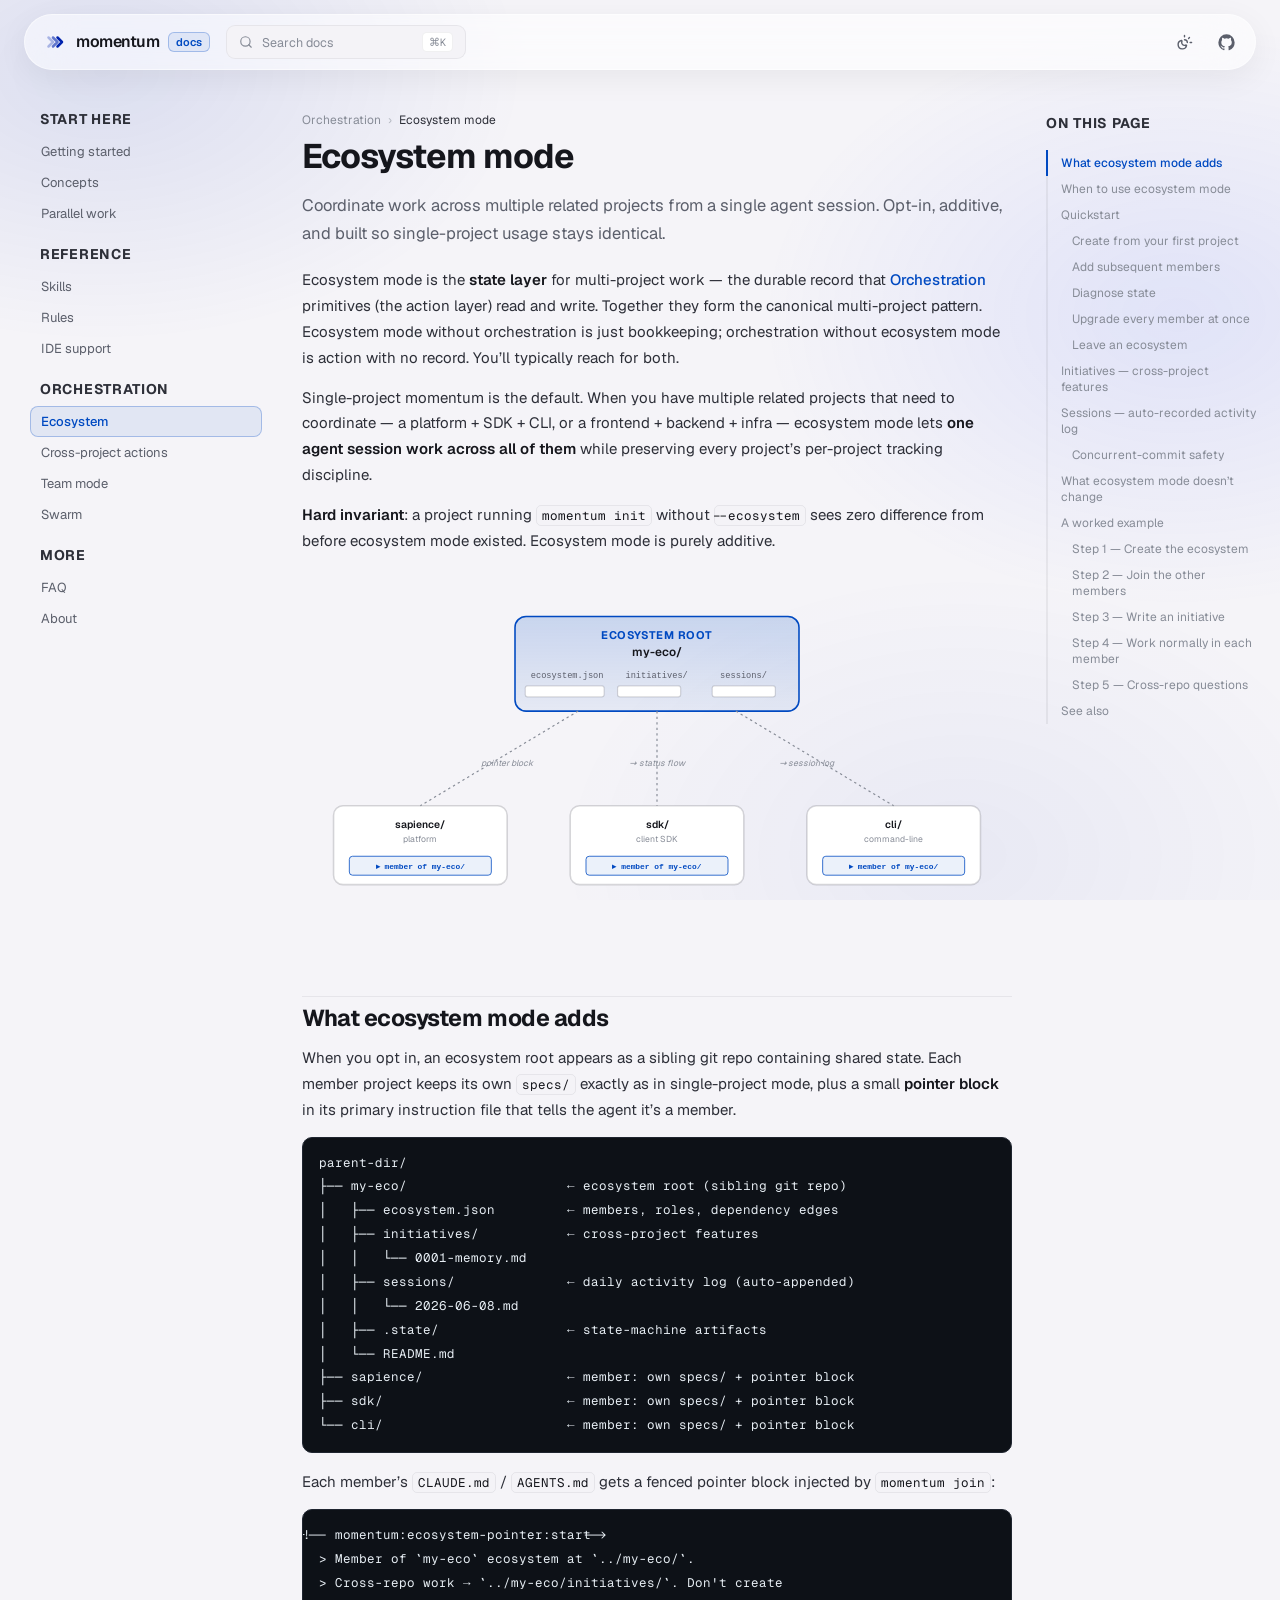
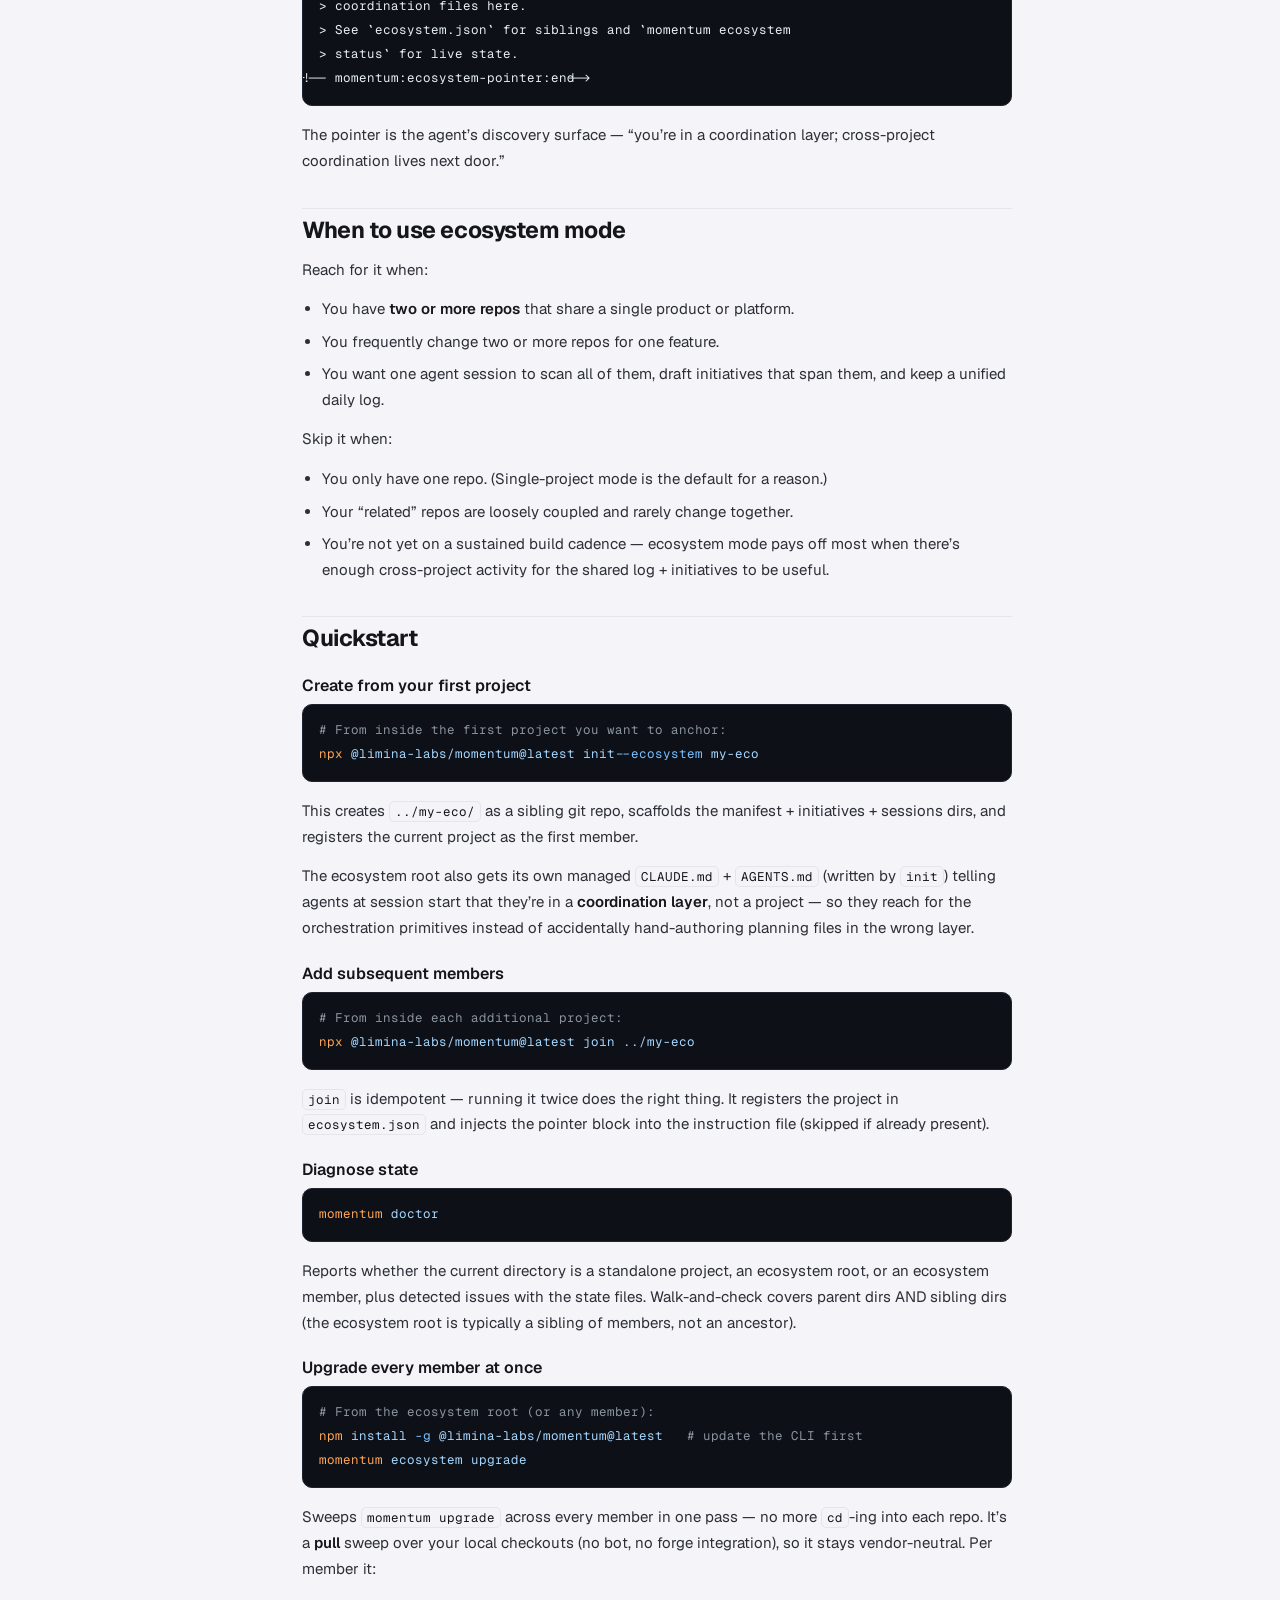
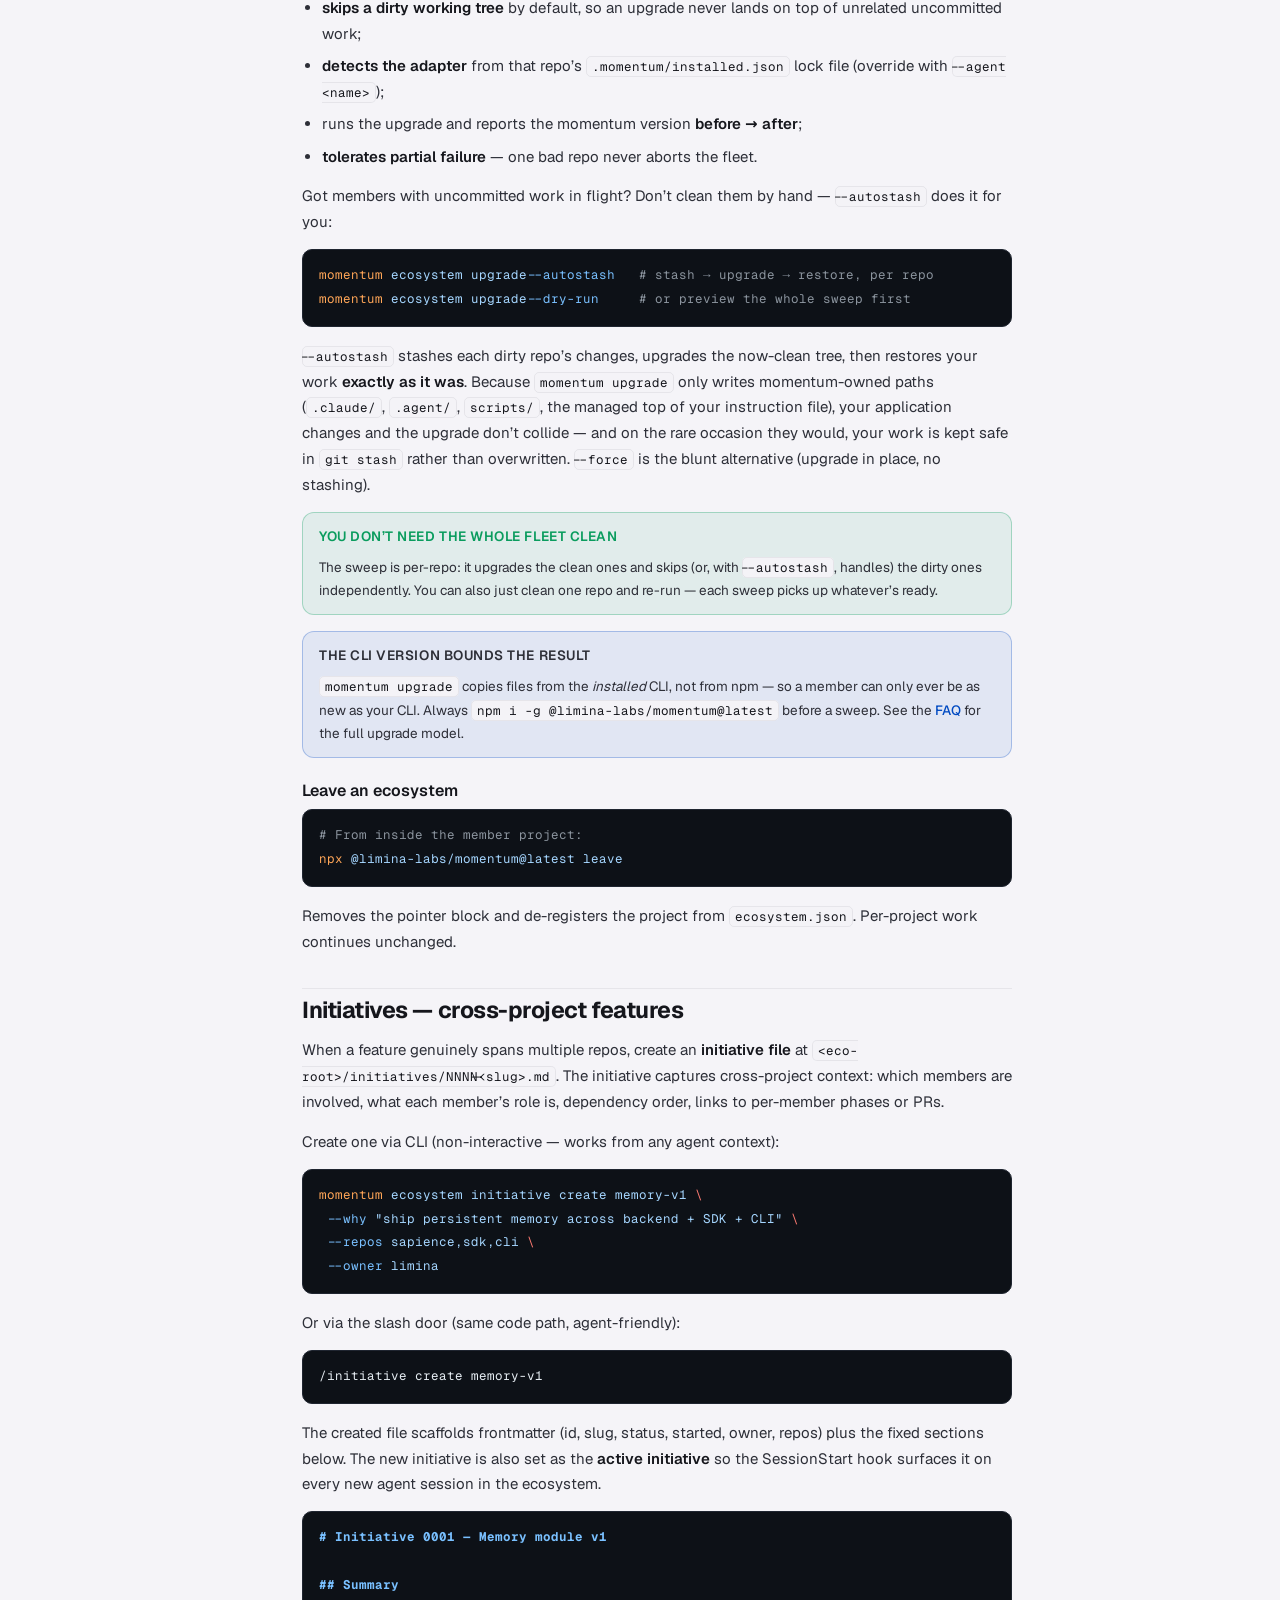
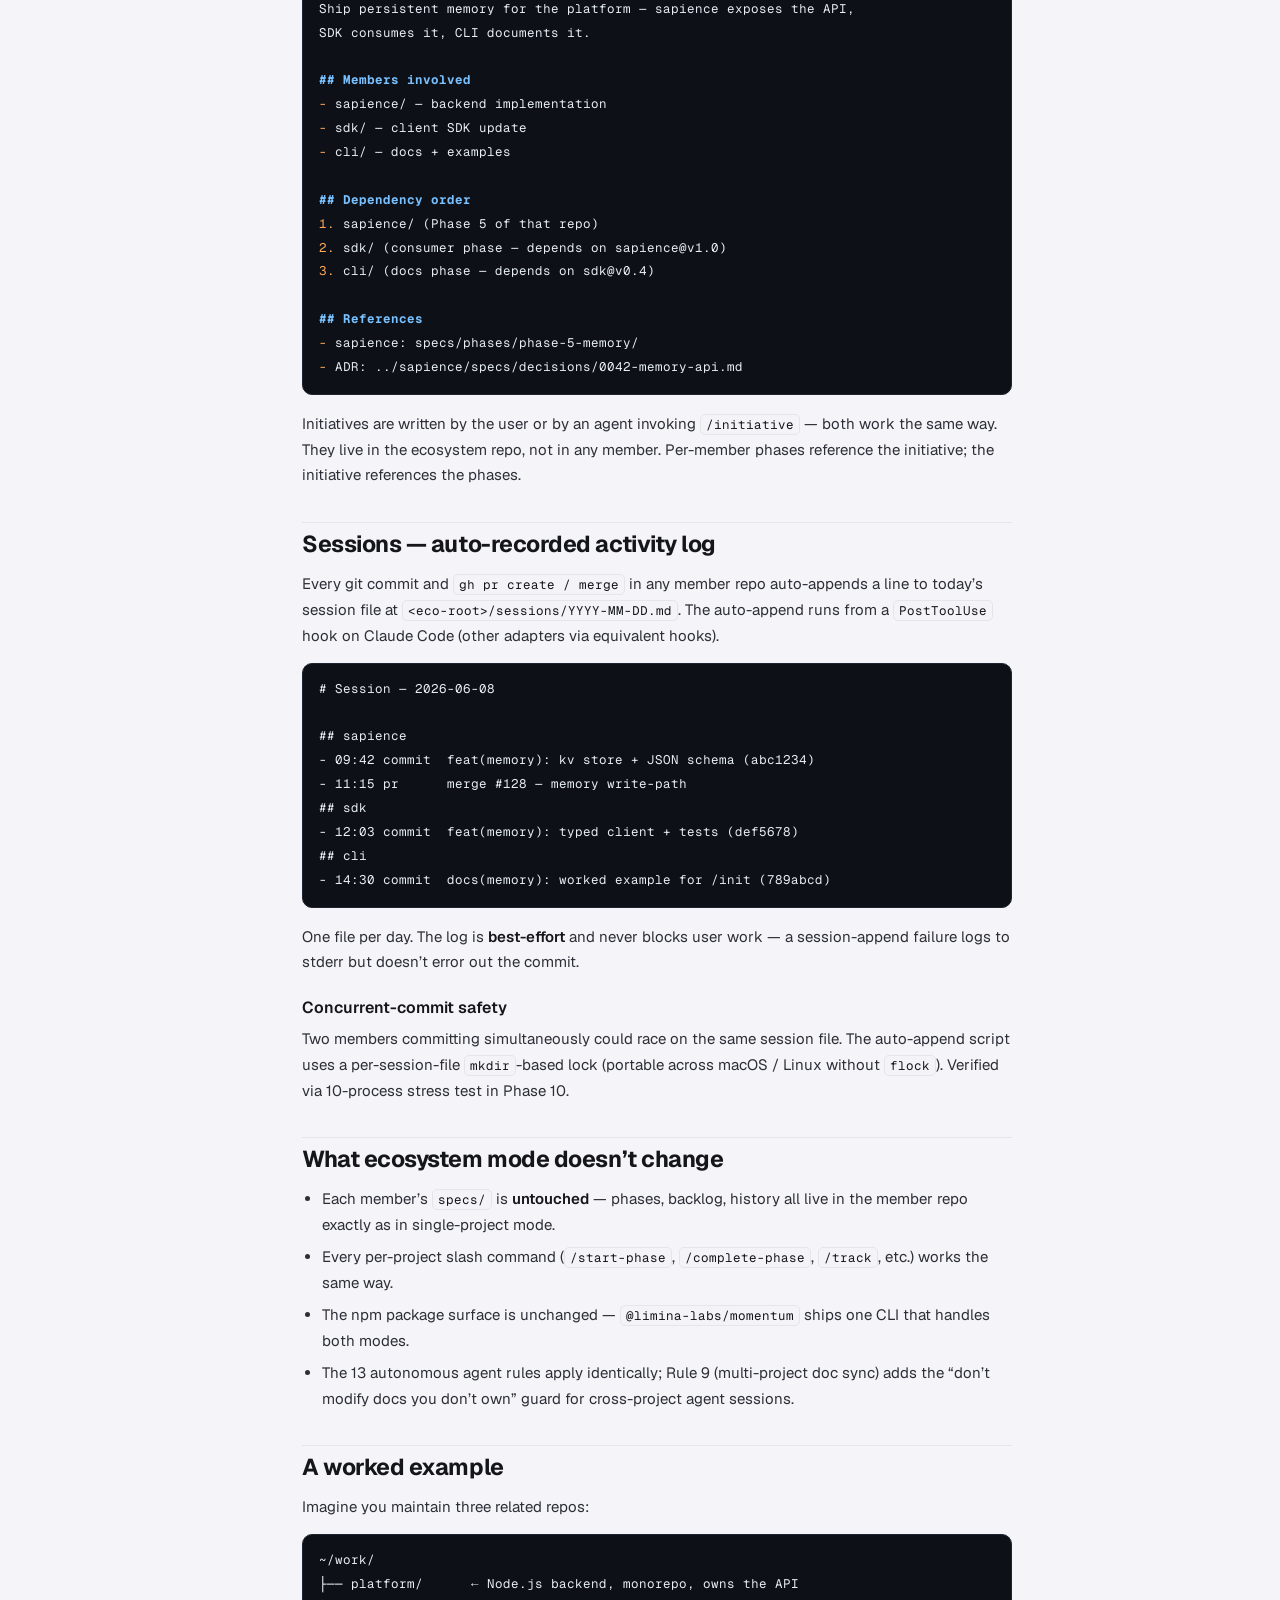
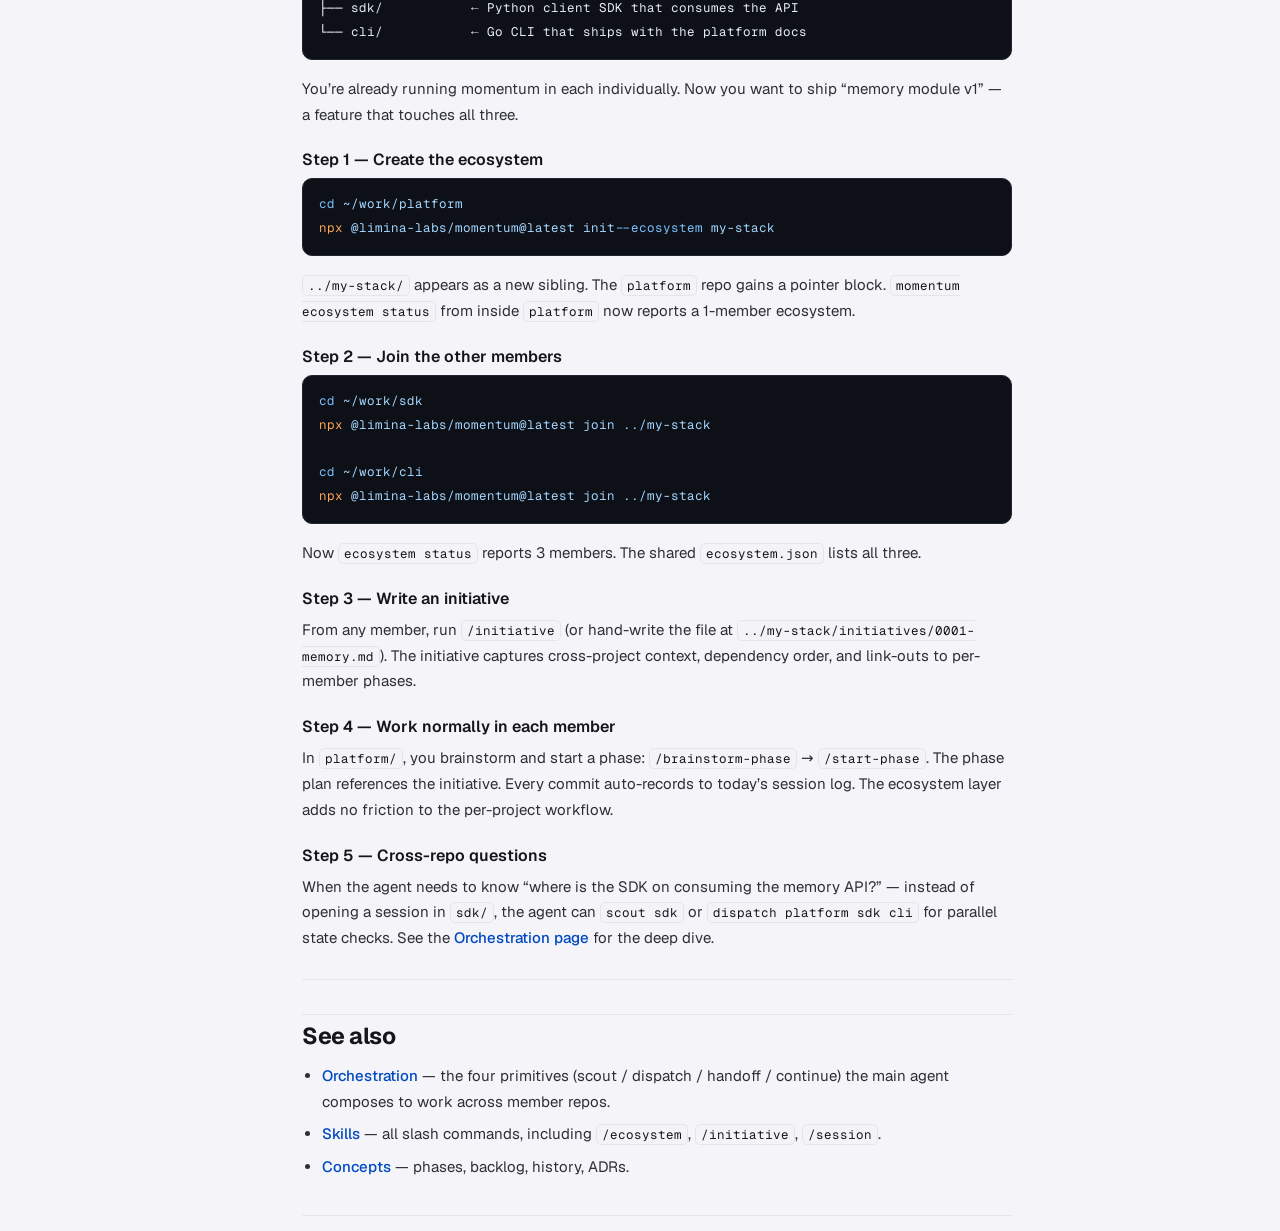
<file: ecosystem/index.html>
<!DOCTYPE html><html lang="en"> <head><meta charset="utf-8"><meta name="viewport" content="width=device-width, initial-scale=1"><link rel="icon" href="/brand/favicon.svg" type="image/svg+xml"><link rel="icon" href="/brand/png/favicon-32.png" sizes="32x32" type="image/png"><link rel="icon" href="/brand/png/favicon-16.png" sizes="16x16" type="image/png"><link rel="apple-touch-icon" href="/brand/png/momentum-app-180.png"><link rel="manifest" href="/site.webmanifest"><meta name="theme-color" content="#0023ae"><link rel="canonical" href="https://trymomentum.github.io/ecosystem/"><title>Ecosystem mode — momentum docs</title><meta name="description" content="Coordinate work across multiple related projects from a single agent session. Opt-in, additive, and built so single-project usage stays identical."><meta property="og:type" content="website"><meta property="og:title" content="Ecosystem mode — momentum docs"><meta property="og:description" content="Coordinate work across multiple related projects from a single agent session. Opt-in, additive, and built so single-project usage stays identical."><meta property="og:url" content="https://trymomentum.github.io/ecosystem/"><meta property="og:image" content="https://trymomentum.github.io/og/default.png"><meta name="twitter:card" content="summary_large_image"><meta name="twitter:title" content="Ecosystem mode — momentum docs"><meta name="twitter:description" content="Coordinate work across multiple related projects from a single agent session. Opt-in, additive, and built so single-project usage stays identical."><meta name="twitter:image" content="https://trymomentum.github.io/og/default.png"><script>(function(){try{var t=localStorage.getItem('mm-theme');document.documentElement.dataset.theme=(t==='dark'||t==='light')?t:'light';}catch(e){document.documentElement.dataset.theme='light';}})();</script><script>(function(){try{if(sessionStorage.getItem('mm-swept')){document.documentElement.classList.add('mm-swept');}else{sessionStorage.setItem('mm-swept','1');}}catch(e){}})();</script><link rel="stylesheet" href="/_astro/Icon.CfDLM5Ju.css">
<link rel="stylesheet" href="/_astro/_..D1_BWr6T.css"><style>.eco-topology[data-astro-cid-qfd5ac4p]{width:100%;max-width:900px;margin:1.5rem auto 2.5rem}.eco-topology[data-astro-cid-qfd5ac4p] svg[data-astro-cid-qfd5ac4p]{width:100%;height:auto;display:block}
</style></head> <body> <div class="ambient-layer" aria-hidden="true"></div> <div class="page mm-docs">  <header class="tb"> <nav class="tb-pillbar"> <a class="mm-brand tb-brand" href="/" aria-label="momentum"> <svg class="mm-mark" viewBox="0 0 48 48" width="24" height="24" fill="none" aria-hidden="true"> <path class="c c1" d="M11 15 20 24 11 33"></path> <path class="c c2" d="M20 15 29 24 20 33"></path> <path class="c c3" d="M29 15 38 24 29 33"></path> </svg> <span class="mm-word">momentum</span>  <span class="tb-pill">docs</span>  </a>  <script type="module">const t=document.documentElement;t.classList.contains("mm-swept")||window.setTimeout(()=>t.classList.add("mm-swept"),850);const s=window.matchMedia("(prefers-reduced-motion: reduce)");for(const e of document.querySelectorAll(".mm-brand"))e.addEventListener("mouseenter",()=>{s.matches||(e.classList.remove("mm-sweep"),e.getBoundingClientRect(),e.classList.add("mm-sweep"))});</script> <button type="button" class="tb-search" data-open-palette aria-label="Search docs"> <svg width="1em" height="1em" class="ic" data-icon="lucide:search">   <symbol id="ai:lucide:search" viewBox="0 0 24 24"><g fill="none" stroke="currentColor" stroke-linecap="round" stroke-linejoin="round" stroke-width="2"><path d="m21 21l-4.34-4.34"/><circle cx="11" cy="11" r="8"/></g></symbol><use href="#ai:lucide:search"></use>  </svg> <span>Search docs</span> <kbd>⌘K</kbd> </button> <div class="tb-right"> <button type="button" class="tb-icon tb-menu" data-toggle-sidebar aria-label="Toggle navigation"> <svg width="1em" height="1em" class="ic" data-icon="lucide:menu">   <symbol id="ai:lucide:menu" viewBox="0 0 24 24"><path fill="none" stroke="currentColor" stroke-linecap="round" stroke-linejoin="round" stroke-width="2" d="M4 5h16M4 12h16M4 19h16"/></symbol><use href="#ai:lucide:menu"></use>  </svg> </button> <button type="button" class="tb-icon" data-toggle-theme aria-label="Toggle theme"> <svg width="1em" height="1em" class="ic" data-icon="lucide:sun-moon">   <symbol id="ai:lucide:sun-moon" viewBox="0 0 24 24"><path fill="none" stroke="currentColor" stroke-linecap="round" stroke-linejoin="round" stroke-width="2" d="M12 2v2m2.837 12.385a6 6 0 1 1-7.223-7.222c.624-.147.97.66.715 1.248a4 4 0 0 0 5.26 5.259c.589-.255 1.396.09 1.248.715M16 12a4 4 0 0 0-4-4m7-3l-1.256 1.256M20 12h2"/></symbol><use href="#ai:lucide:sun-moon"></use>  </svg> </button> <a class="tb-icon" href="https://github.com/LiminaLabsAI/momentum" target="_blank" rel="noopener" aria-label="GitHub"> <svg viewBox="0 0 24 24" width="17" height="17" fill="currentColor" aria-hidden="true"><path d="M12 .5A11.5 11.5 0 0 0 .5 12a11.5 11.5 0 0 0 7.86 10.92c.58.1.79-.25.79-.56v-2c-3.2.7-3.88-1.36-3.88-1.36-.53-1.34-1.29-1.7-1.29-1.7-1.05-.72.08-.7.08-.7 1.16.08 1.77 1.2 1.77 1.2 1.03 1.77 2.7 1.26 3.36.96.1-.75.4-1.26.73-1.55-2.55-.29-5.24-1.28-5.24-5.68 0-1.26.45-2.28 1.19-3.09-.12-.29-.52-1.46.11-3.05 0 0 .97-.31 3.18 1.18a11 11 0 0 1 5.8 0c2.2-1.49 3.17-1.18 3.17-1.18.63 1.59.23 2.76.11 3.05.74.81 1.19 1.83 1.19 3.09 0 4.41-2.69 5.38-5.25 5.67.41.36.78 1.05.78 2.12v3.14c0 .31.21.67.8.56A11.5 11.5 0 0 0 23.5 12 11.5 11.5 0 0 0 12 .5Z"></path></svg> </a> </div> </nav> </header> <div class="docs-grid" id="top"> <!-- SIDEBAR --> <aside class="sidebar" data-sidebar> <nav> <div class="side-group"> <p class="side-label">Start here</p> <a class="side-link" href="/getting-started/"> Getting started </a><a class="side-link" href="/concepts/"> Concepts </a><a class="side-link" href="/parallel-work/"> Parallel work </a> </div><div class="side-group"> <p class="side-label">Reference</p> <a class="side-link" href="/skills/"> Skills </a><a class="side-link" href="/rules/"> Rules </a><a class="side-link" href="/ide-support/"> IDE support </a> </div><div class="side-group"> <p class="side-label">Orchestration</p> <a class="side-link active" href="/ecosystem/" aria-current="page"> Ecosystem </a><a class="side-link" href="/orchestration/"> Cross-project actions </a><a class="side-link" href="/team/"> Team mode </a><a class="side-link" href="/swarm/"> Swarm </a> </div><div class="side-group"> <p class="side-label">More</p> <a class="side-link" href="/faq/"> FAQ </a><a class="side-link" href="/about/"> About </a> </div> </nav> </aside> <div class="sidebar-scrim" data-sidebar-scrim aria-hidden="true"></div> <!-- ARTICLE --> <main class="article"> <div class="doc-wrap"> <div class="doc-crumb"> Orchestration<span class="sep">›</span><span class="cur">Ecosystem mode</span> </div> <div class="doc-head"> <h1>Ecosystem mode</h1> </div> <p class="doc-lead">Coordinate work across multiple related projects from a single agent session. Opt-in, additive, and built so single-project usage stays identical.</p> <article class="doc"> <p>Ecosystem mode is the <strong>state layer</strong> for multi-project work — the durable
record that <strong><a href="/orchestration/">Orchestration</a></strong> primitives (the action
layer) read and write. Together they form the canonical multi-project
pattern. Ecosystem mode without orchestration is just bookkeeping;
orchestration without ecosystem mode is action with no record. You’ll
typically reach for both.</p>
<p>Single-project momentum is the default. When you have multiple related
projects that need to coordinate — a platform + SDK + CLI, or a frontend +
backend + infra — ecosystem mode lets <strong>one agent session work across all
of them</strong> while preserving every project’s per-project tracking discipline.</p>
<p><strong>Hard invariant</strong>: a project running <code>momentum init</code> without <code>--ecosystem</code>
sees zero difference from before ecosystem mode existed. Ecosystem mode is
purely additive.</p>
<div class="eco-topology" aria-hidden="true" data-astro-cid-qfd5ac4p> <svg viewBox="0 0 900 480" xmlns="http://www.w3.org/2000/svg" role="img" aria-label="Ecosystem topology with root and three member repositories" data-astro-cid-qfd5ac4p> <defs data-astro-cid-qfd5ac4p> <linearGradient id="eco-root" x1="0%" y1="0%" x2="0%" y2="100%" data-astro-cid-qfd5ac4p> <stop offset="0%" stop-color="var(--accent)" stop-opacity="0.18" data-astro-cid-qfd5ac4p></stop> <stop offset="100%" stop-color="var(--accent)" stop-opacity="0.06" data-astro-cid-qfd5ac4p></stop> </linearGradient> </defs>  <g transform="translate(450 110)" data-astro-cid-qfd5ac4p> <rect x="-180" y="-60" width="360" height="120" rx="14" fill="url(#eco-root)" stroke="var(--accent)" stroke-width="2" data-astro-cid-qfd5ac4p></rect> <text y="-32" text-anchor="middle" font-size="14" font-weight="700" fill="var(--accent)" letter-spacing="0.04em" data-astro-cid-qfd5ac4p>ECOSYSTEM ROOT</text> <text y="-10" text-anchor="middle" font-size="15" font-weight="600" fill="var(--fg-0)" data-astro-cid-qfd5ac4p>my-eco/</text>  <g font-family="ui-monospace, monospace" font-size="11" fill="var(--fg-2)" data-astro-cid-qfd5ac4p> <text x="-160" y="18" data-astro-cid-qfd5ac4p>ecosystem.json</text> <text x="-40" y="18" data-astro-cid-qfd5ac4p>initiatives/</text> <text x="80" y="18" data-astro-cid-qfd5ac4p>sessions/</text> </g>  <g stroke="var(--bd-3)" stroke-width="1.5" data-astro-cid-qfd5ac4p> <rect x="-167" y="28" width="100" height="14" rx="3" fill="var(--bg-1)" data-astro-cid-qfd5ac4p></rect> <rect x="-50" y="28" width="80" height="14" rx="3" fill="var(--bg-1)" data-astro-cid-qfd5ac4p></rect> <rect x="70" y="28" width="80" height="14" rx="3" fill="var(--bg-1)" data-astro-cid-qfd5ac4p></rect> </g> </g>  <g transform="translate(150 340)" data-astro-cid-qfd5ac4p> <rect x="-110" y="-50" width="220" height="100" rx="12" fill="var(--bg-1)" stroke="var(--bd-3)" stroke-width="2" data-astro-cid-qfd5ac4p></rect> <text y="-22" text-anchor="middle" font-size="13" font-weight="600" fill="var(--fg-0)" data-astro-cid-qfd5ac4p>sapience/</text> <text y="-4" text-anchor="middle" font-size="11" fill="var(--fg-3)" data-astro-cid-qfd5ac4p>platform</text>  <g transform="translate(-90 14)" data-astro-cid-qfd5ac4p> <rect width="180" height="24" rx="4" fill="var(--accent-soft)" stroke="var(--accent)" stroke-width="1" data-astro-cid-qfd5ac4p></rect> <text x="90" y="16" text-anchor="middle" font-size="10" font-weight="600" fill="var(--accent)" font-family="ui-monospace, monospace" data-astro-cid-qfd5ac4p> ▸ member of my-eco/ </text> </g> </g><g transform="translate(450 340)" data-astro-cid-qfd5ac4p> <rect x="-110" y="-50" width="220" height="100" rx="12" fill="var(--bg-1)" stroke="var(--bd-3)" stroke-width="2" data-astro-cid-qfd5ac4p></rect> <text y="-22" text-anchor="middle" font-size="13" font-weight="600" fill="var(--fg-0)" data-astro-cid-qfd5ac4p>sdk/</text> <text y="-4" text-anchor="middle" font-size="11" fill="var(--fg-3)" data-astro-cid-qfd5ac4p>client SDK</text>  <g transform="translate(-90 14)" data-astro-cid-qfd5ac4p> <rect width="180" height="24" rx="4" fill="var(--accent-soft)" stroke="var(--accent)" stroke-width="1" data-astro-cid-qfd5ac4p></rect> <text x="90" y="16" text-anchor="middle" font-size="10" font-weight="600" fill="var(--accent)" font-family="ui-monospace, monospace" data-astro-cid-qfd5ac4p> ▸ member of my-eco/ </text> </g> </g><g transform="translate(750 340)" data-astro-cid-qfd5ac4p> <rect x="-110" y="-50" width="220" height="100" rx="12" fill="var(--bg-1)" stroke="var(--bd-3)" stroke-width="2" data-astro-cid-qfd5ac4p></rect> <text y="-22" text-anchor="middle" font-size="13" font-weight="600" fill="var(--fg-0)" data-astro-cid-qfd5ac4p>cli/</text> <text y="-4" text-anchor="middle" font-size="11" fill="var(--fg-3)" data-astro-cid-qfd5ac4p>command-line</text>  <g transform="translate(-90 14)" data-astro-cid-qfd5ac4p> <rect width="180" height="24" rx="4" fill="var(--accent-soft)" stroke="var(--accent)" stroke-width="1" data-astro-cid-qfd5ac4p></rect> <text x="90" y="16" text-anchor="middle" font-size="10" font-weight="600" fill="var(--accent)" font-family="ui-monospace, monospace" data-astro-cid-qfd5ac4p> ▸ member of my-eco/ </text> </g> </g>  <g stroke="var(--fg-3)" stroke-width="1.5" stroke-dasharray="3 4" fill="none" data-astro-cid-qfd5ac4p> <path d="M 350 170 Q 250 230 150 290" data-astro-cid-qfd5ac4p></path> <path d="M 450 170 L 450 290" data-astro-cid-qfd5ac4p></path> <path d="M 550 170 Q 650 230 750 290" data-astro-cid-qfd5ac4p></path> </g>  <g fill="var(--fg-3)" font-size="11" font-style="italic" data-astro-cid-qfd5ac4p> <text x="260" y="240" text-anchor="middle" data-astro-cid-qfd5ac4p>pointer block</text> <text x="450" y="240" text-anchor="middle" data-astro-cid-qfd5ac4p>→ status flow</text> <text x="640" y="240" text-anchor="middle" data-astro-cid-qfd5ac4p>→ session log</text> </g> </svg> </div>
<h2 id="what-ecosystem-mode-adds">What ecosystem mode adds</h2>
<p>When you opt in, an ecosystem root appears as a sibling git repo containing
shared state. Each member project keeps its own <code>specs/</code> exactly as in
single-project mode, plus a small <strong>pointer block</strong> in its primary
instruction file that tells the agent it’s a member.</p>
<pre class="astro-code github-dark-default" style="background-color:#0d1117;color:#e6edf3;overflow-x:auto" tabindex="0" data-language="plaintext"><code><span class="line"><span>parent-dir/</span></span>
<span class="line"><span>├── my-eco/                    ← ecosystem root (sibling git repo)</span></span>
<span class="line"><span>│   ├── ecosystem.json         ← members, roles, dependency edges</span></span>
<span class="line"><span>│   ├── initiatives/           ← cross-project features</span></span>
<span class="line"><span>│   │   └── 0001-memory.md</span></span>
<span class="line"><span>│   ├── sessions/              ← daily activity log (auto-appended)</span></span>
<span class="line"><span>│   │   └── 2026-06-08.md</span></span>
<span class="line"><span>│   ├── .state/                ← state-machine artifacts</span></span>
<span class="line"><span>│   └── README.md</span></span>
<span class="line"><span>├── sapience/                  ← member: own specs/ + pointer block</span></span>
<span class="line"><span>├── sdk/                       ← member: own specs/ + pointer block</span></span>
<span class="line"><span>└── cli/                       ← member: own specs/ + pointer block</span></span></code></pre>
<p>Each member’s <code>CLAUDE.md</code> / <code>AGENTS.md</code> gets a fenced pointer block injected
by <code>momentum join</code>:</p>
<pre class="astro-code github-dark-default" style="background-color:#0d1117;color:#e6edf3;overflow-x:auto" tabindex="0" data-language="plaintext"><code><span class="line"><span>&lt;!-- momentum:ecosystem-pointer:start --&gt;</span></span>
<span class="line"><span>&gt; Member of `my-eco` ecosystem at `../my-eco/`.</span></span>
<span class="line"><span>&gt; Cross-repo work → `../my-eco/initiatives/`. Don&#39;t create</span></span>
<span class="line"><span>&gt; coordination files here.</span></span>
<span class="line"><span>&gt; See `ecosystem.json` for siblings and `momentum ecosystem</span></span>
<span class="line"><span>&gt; status` for live state.</span></span>
<span class="line"><span>&lt;!-- momentum:ecosystem-pointer:end --&gt;</span></span></code></pre>
<p>The pointer is the agent’s discovery surface — “you’re in a coordination
layer; cross-project coordination lives next door.”</p>
<h2 id="when-to-use-ecosystem-mode">When to use ecosystem mode</h2>
<p>Reach for it when:</p>
<ul>
<li>You have <strong>two or more repos</strong> that share a single product or platform.</li>
<li>You frequently change two or more repos for one feature.</li>
<li>You want one agent session to scan all of them, draft initiatives that
span them, and keep a unified daily log.</li>
</ul>
<p>Skip it when:</p>
<ul>
<li>You only have one repo. (Single-project mode is the default for a reason.)</li>
<li>Your “related” repos are loosely coupled and rarely change together.</li>
<li>You’re not yet on a sustained build cadence — ecosystem mode pays off
most when there’s enough cross-project activity for the shared log + initiatives
to be useful.</li>
</ul>
<h2 id="quickstart">Quickstart</h2>
<h3 id="create-from-your-first-project">Create from your first project</h3>
<pre class="astro-code github-dark-default" style="background-color:#0d1117;color:#e6edf3;overflow-x:auto" tabindex="0" data-language="bash"><code><span class="line"><span style="color:#8B949E"># From inside the first project you want to anchor:</span></span>
<span class="line"><span style="color:#FFA657">npx</span><span style="color:#A5D6FF"> @limina-labs/momentum@latest</span><span style="color:#A5D6FF"> init</span><span style="color:#79C0FF"> --ecosystem</span><span style="color:#A5D6FF"> my-eco</span></span></code></pre>
<p>This creates <code>../my-eco/</code> as a sibling git repo, scaffolds the manifest +
initiatives + sessions dirs, and registers the current project as the
first member.</p>
<p>The ecosystem root also gets its own managed <code>CLAUDE.md</code> + <code>AGENTS.md</code>
(written by <code>init</code>) telling agents at session start that they’re in a
<strong>coordination layer</strong>, not a project — so they reach for the orchestration
primitives instead of accidentally hand-authoring planning files in the
wrong layer.</p>
<h3 id="add-subsequent-members">Add subsequent members</h3>
<pre class="astro-code github-dark-default" style="background-color:#0d1117;color:#e6edf3;overflow-x:auto" tabindex="0" data-language="bash"><code><span class="line"><span style="color:#8B949E"># From inside each additional project:</span></span>
<span class="line"><span style="color:#FFA657">npx</span><span style="color:#A5D6FF"> @limina-labs/momentum@latest</span><span style="color:#A5D6FF"> join</span><span style="color:#A5D6FF"> ../my-eco</span></span></code></pre>
<p><code>join</code> is idempotent — running it twice does the right thing. It registers
the project in <code>ecosystem.json</code> and injects the pointer block into the
instruction file (skipped if already present).</p>
<h3 id="diagnose-state">Diagnose state</h3>
<pre class="astro-code github-dark-default" style="background-color:#0d1117;color:#e6edf3;overflow-x:auto" tabindex="0" data-language="bash"><code><span class="line"><span style="color:#FFA657">momentum</span><span style="color:#A5D6FF"> doctor</span></span></code></pre>
<p>Reports whether the current directory is a standalone project, an ecosystem
root, or an ecosystem member, plus detected issues with the state files.
Walk-and-check covers parent dirs AND sibling dirs (the ecosystem root is
typically a sibling of members, not an ancestor).</p>
<h3 id="upgrade-every-member-at-once">Upgrade every member at once</h3>
<pre class="astro-code github-dark-default" style="background-color:#0d1117;color:#e6edf3;overflow-x:auto" tabindex="0" data-language="bash"><code><span class="line"><span style="color:#8B949E"># From the ecosystem root (or any member):</span></span>
<span class="line"><span style="color:#FFA657">npm</span><span style="color:#A5D6FF"> install</span><span style="color:#79C0FF"> -g</span><span style="color:#A5D6FF"> @limina-labs/momentum@latest</span><span style="color:#8B949E">   # update the CLI first</span></span>
<span class="line"><span style="color:#FFA657">momentum</span><span style="color:#A5D6FF"> ecosystem</span><span style="color:#A5D6FF"> upgrade</span></span></code></pre>
<p>Sweeps <code>momentum upgrade</code> across every member in one pass — no more <code>cd</code>-ing
into each repo. It’s a <strong>pull</strong> sweep over your local checkouts (no bot, no
forge integration), so it stays vendor-neutral. Per member it:</p>
<ul>
<li><strong>skips a dirty working tree</strong> by default, so an upgrade never lands on top of
unrelated uncommitted work;</li>
<li><strong>detects the adapter</strong> from that repo’s <code>.momentum/installed.json</code> lock file
(override with <code>--agent &lt;name&gt;</code>);</li>
<li>runs the upgrade and reports the momentum version <strong>before → after</strong>;</li>
<li><strong>tolerates partial failure</strong> — one bad repo never aborts the fleet.</li>
</ul>
<p>Got members with uncommitted work in flight? Don’t clean them by hand —
<code>--autostash</code> does it for you:</p>
<pre class="astro-code github-dark-default" style="background-color:#0d1117;color:#e6edf3;overflow-x:auto" tabindex="0" data-language="bash"><code><span class="line"><span style="color:#FFA657">momentum</span><span style="color:#A5D6FF"> ecosystem</span><span style="color:#A5D6FF"> upgrade</span><span style="color:#79C0FF"> --autostash</span><span style="color:#8B949E">   # stash → upgrade → restore, per repo</span></span>
<span class="line"><span style="color:#FFA657">momentum</span><span style="color:#A5D6FF"> ecosystem</span><span style="color:#A5D6FF"> upgrade</span><span style="color:#79C0FF"> --dry-run</span><span style="color:#8B949E">     # or preview the whole sweep first</span></span></code></pre>
<p><code>--autostash</code> stashes each dirty repo’s changes, upgrades the now-clean tree,
then restores your work <strong>exactly as it was</strong>. Because <code>momentum upgrade</code> only
writes momentum-owned paths (<code>.claude/</code>, <code>.agent/</code>, <code>scripts/</code>, the managed top
of your instruction file), your application changes and the upgrade don’t
collide — and on the rare occasion they would, your work is kept safe in
<code>git stash</code> rather than overwritten. <code>--force</code> is the blunt alternative
(upgrade in place, no stashing).</p>
<aside class="doc-aside doc-aside--tip"><p class="doc-aside__title">You don’t need the whole fleet clean</p><p>The sweep is per-repo: it upgrades the clean ones and skips (or, with
<code>--autostash</code>, handles) the dirty ones independently. You can also just clean
one repo and re-run — each sweep picks up whatever’s ready.</p></aside>
<aside class="doc-aside doc-aside--note"><p class="doc-aside__title">The CLI version bounds the result</p><p><code>momentum upgrade</code> copies files from the <em>installed</em> CLI, not from npm — so a
member can only ever be as new as your CLI. Always <code>npm i -g @limina-labs/momentum@latest</code> before a sweep. See the
<a href="/faq/#how-do-i-upgrade-an-existing-project">FAQ</a> for the full upgrade model.</p></aside>
<h3 id="leave-an-ecosystem">Leave an ecosystem</h3>
<pre class="astro-code github-dark-default" style="background-color:#0d1117;color:#e6edf3;overflow-x:auto" tabindex="0" data-language="bash"><code><span class="line"><span style="color:#8B949E"># From inside the member project:</span></span>
<span class="line"><span style="color:#FFA657">npx</span><span style="color:#A5D6FF"> @limina-labs/momentum@latest</span><span style="color:#A5D6FF"> leave</span></span></code></pre>
<p>Removes the pointer block and de-registers the project from <code>ecosystem.json</code>.
Per-project work continues unchanged.</p>
<h2 id="initiatives--cross-project-features">Initiatives — cross-project features</h2>
<p>When a feature genuinely spans multiple repos, create an <strong>initiative file</strong> at
<code>&lt;eco-root&gt;/initiatives/NNNN-&lt;slug&gt;.md</code>. The initiative captures cross-project
context: which members are involved, what each member’s role is, dependency
order, links to per-member phases or PRs.</p>
<p>Create one via CLI (non-interactive — works from any agent context):</p>
<pre class="astro-code github-dark-default" style="background-color:#0d1117;color:#e6edf3;overflow-x:auto" tabindex="0" data-language="bash"><code><span class="line"><span style="color:#FFA657">momentum</span><span style="color:#A5D6FF"> ecosystem</span><span style="color:#A5D6FF"> initiative</span><span style="color:#A5D6FF"> create</span><span style="color:#A5D6FF"> memory-v1</span><span style="color:#FF7B72"> \</span></span>
<span class="line"><span style="color:#79C0FF">  --why</span><span style="color:#A5D6FF"> &quot;ship persistent memory across backend + SDK + CLI&quot;</span><span style="color:#FF7B72"> \</span></span>
<span class="line"><span style="color:#79C0FF">  --repos</span><span style="color:#A5D6FF"> sapience,sdk,cli</span><span style="color:#FF7B72"> \</span></span>
<span class="line"><span style="color:#79C0FF">  --owner</span><span style="color:#A5D6FF"> limina</span></span></code></pre>
<p>Or via the slash door (same code path, agent-friendly):</p>
<pre class="astro-code github-dark-default" style="background-color:#0d1117;color:#e6edf3;overflow-x:auto" tabindex="0" data-language="plaintext"><code><span class="line"><span>/initiative create memory-v1</span></span></code></pre>
<p>The created file scaffolds frontmatter (id, slug, status, started, owner,
repos) plus the fixed sections below. The new initiative is also set as the
<strong>active initiative</strong> so the SessionStart hook surfaces it on every new agent
session in the ecosystem.</p>
<pre class="astro-code github-dark-default" style="background-color:#0d1117;color:#e6edf3;overflow-x:auto" tabindex="0" data-language="markdown"><code><span class="line"><span style="color:#79C0FF;font-weight:bold"># Initiative 0001 — Memory module v1</span></span>
<span class="line"></span>
<span class="line"><span style="color:#79C0FF;font-weight:bold">## Summary</span></span>
<span class="line"><span style="color:#E6EDF3">Ship persistent memory for the platform — sapience exposes the API,</span></span>
<span class="line"><span style="color:#E6EDF3">SDK consumes it, CLI documents it.</span></span>
<span class="line"></span>
<span class="line"><span style="color:#79C0FF;font-weight:bold">## Members involved</span></span>
<span class="line"><span style="color:#FFA657">-</span><span style="color:#E6EDF3"> sapience/ — backend implementation</span></span>
<span class="line"><span style="color:#FFA657">-</span><span style="color:#E6EDF3"> sdk/ — client SDK update</span></span>
<span class="line"><span style="color:#FFA657">-</span><span style="color:#E6EDF3"> cli/ — docs + examples</span></span>
<span class="line"></span>
<span class="line"><span style="color:#79C0FF;font-weight:bold">## Dependency order</span></span>
<span class="line"><span style="color:#FFA657">1.</span><span style="color:#E6EDF3"> sapience/ (Phase 5 of that repo)</span></span>
<span class="line"><span style="color:#FFA657">2.</span><span style="color:#E6EDF3"> sdk/ (consumer phase — depends on sapience@v1.0)</span></span>
<span class="line"><span style="color:#FFA657">3.</span><span style="color:#E6EDF3"> cli/ (docs phase — depends on sdk@v0.4)</span></span>
<span class="line"></span>
<span class="line"><span style="color:#79C0FF;font-weight:bold">## References</span></span>
<span class="line"><span style="color:#FFA657">-</span><span style="color:#E6EDF3"> sapience: specs/phases/phase-5-memory/</span></span>
<span class="line"><span style="color:#FFA657">-</span><span style="color:#E6EDF3"> ADR: ../sapience/specs/decisions/0042-memory-api.md</span></span></code></pre>
<p>Initiatives are written by the user or by an agent invoking <code>/initiative</code> —
both work the same way. They live in the ecosystem repo, not in any member.
Per-member phases reference the initiative; the initiative references the
phases.</p>
<h2 id="sessions--auto-recorded-activity-log">Sessions — auto-recorded activity log</h2>
<p>Every git commit and <code>gh pr create / merge</code> in any member repo
auto-appends a line to today’s session file at
<code>&lt;eco-root&gt;/sessions/YYYY-MM-DD.md</code>. The auto-append runs from a <code>PostToolUse</code>
hook on Claude Code (other adapters via equivalent hooks).</p>
<pre class="astro-code github-dark-default" style="background-color:#0d1117;color:#e6edf3;overflow-x:auto" tabindex="0" data-language="plaintext"><code><span class="line"><span># Session — 2026-06-08</span></span>
<span class="line"><span></span></span>
<span class="line"><span>## sapience</span></span>
<span class="line"><span>- 09:42 commit  feat(memory): kv store + JSON schema (abc1234)</span></span>
<span class="line"><span>- 11:15 pr      merge #128 — memory write-path</span></span>
<span class="line"><span>## sdk</span></span>
<span class="line"><span>- 12:03 commit  feat(memory): typed client + tests (def5678)</span></span>
<span class="line"><span>## cli</span></span>
<span class="line"><span>- 14:30 commit  docs(memory): worked example for /init (789abcd)</span></span></code></pre>
<p>One file per day. The log is <strong>best-effort</strong> and never blocks user work —
a session-append failure logs to stderr but doesn’t error out the commit.</p>
<h3 id="concurrent-commit-safety">Concurrent-commit safety</h3>
<p>Two members committing simultaneously could race on the same session file.
The auto-append script uses a per-session-file <code>mkdir</code>-based lock (portable
across macOS / Linux without <code>flock</code>). Verified via 10-process stress test
in Phase 10.</p>
<h2 id="what-ecosystem-mode-doesnt-change">What ecosystem mode doesn’t change</h2>
<ul>
<li>Each member’s <code>specs/</code> is <strong>untouched</strong> — phases, backlog, history all live
in the member repo exactly as in single-project mode.</li>
<li>Every per-project slash command (<code>/start-phase</code>, <code>/complete-phase</code>,
<code>/track</code>, etc.) works the same way.</li>
<li>The npm package surface is unchanged — <code>@limina-labs/momentum</code> ships
one CLI that handles both modes.</li>
<li>The 13 autonomous agent rules apply identically; Rule 9 (multi-project doc
sync) adds the “don’t modify docs you don’t own” guard for cross-project
agent sessions.</li>
</ul>
<h2 id="a-worked-example">A worked example</h2>
<p>Imagine you maintain three related repos:</p>
<pre class="astro-code github-dark-default" style="background-color:#0d1117;color:#e6edf3;overflow-x:auto" tabindex="0" data-language="plaintext"><code><span class="line"><span>~/work/</span></span>
<span class="line"><span>├── platform/      ← Node.js backend, monorepo, owns the API</span></span>
<span class="line"><span>├── sdk/           ← Python client SDK that consumes the API</span></span>
<span class="line"><span>└── cli/           ← Go CLI that ships with the platform docs</span></span></code></pre>
<p>You’re already running momentum in each individually. Now you want to ship
“memory module v1” — a feature that touches all three.</p>
<h3 id="step-1--create-the-ecosystem">Step 1 — Create the ecosystem</h3>
<pre class="astro-code github-dark-default" style="background-color:#0d1117;color:#e6edf3;overflow-x:auto" tabindex="0" data-language="bash"><code><span class="line"><span style="color:#79C0FF">cd</span><span style="color:#A5D6FF"> ~/work/platform</span></span>
<span class="line"><span style="color:#FFA657">npx</span><span style="color:#A5D6FF"> @limina-labs/momentum@latest</span><span style="color:#A5D6FF"> init</span><span style="color:#79C0FF"> --ecosystem</span><span style="color:#A5D6FF"> my-stack</span></span></code></pre>
<p><code>../my-stack/</code> appears as a new sibling. The <code>platform</code> repo gains a pointer
block. <code>momentum ecosystem status</code> from inside <code>platform</code> now reports a
1-member ecosystem.</p>
<h3 id="step-2--join-the-other-members">Step 2 — Join the other members</h3>
<pre class="astro-code github-dark-default" style="background-color:#0d1117;color:#e6edf3;overflow-x:auto" tabindex="0" data-language="bash"><code><span class="line"><span style="color:#79C0FF">cd</span><span style="color:#A5D6FF"> ~/work/sdk</span></span>
<span class="line"><span style="color:#FFA657">npx</span><span style="color:#A5D6FF"> @limina-labs/momentum@latest</span><span style="color:#A5D6FF"> join</span><span style="color:#A5D6FF"> ../my-stack</span></span>
<span class="line"></span>
<span class="line"><span style="color:#79C0FF">cd</span><span style="color:#A5D6FF"> ~/work/cli</span></span>
<span class="line"><span style="color:#FFA657">npx</span><span style="color:#A5D6FF"> @limina-labs/momentum@latest</span><span style="color:#A5D6FF"> join</span><span style="color:#A5D6FF"> ../my-stack</span></span></code></pre>
<p>Now <code>ecosystem status</code> reports 3 members. The shared <code>ecosystem.json</code> lists
all three.</p>
<h3 id="step-3--write-an-initiative">Step 3 — Write an initiative</h3>
<p>From any member, run <code>/initiative</code> (or hand-write the file at
<code>../my-stack/initiatives/0001-memory.md</code>). The initiative captures
cross-project context, dependency order, and link-outs to per-member phases.</p>
<h3 id="step-4--work-normally-in-each-member">Step 4 — Work normally in each member</h3>
<p>In <code>platform/</code>, you brainstorm and start a phase: <code>/brainstorm-phase</code> →
<code>/start-phase</code>. The phase plan references the initiative. Every commit
auto-records to today’s session log. The ecosystem layer adds no friction
to the per-project workflow.</p>
<h3 id="step-5--cross-repo-questions">Step 5 — Cross-repo questions</h3>
<p>When the agent needs to know “where is the SDK on consuming the memory
API?” — instead of opening a session in <code>sdk/</code>, the agent can <code>scout sdk</code>
or <code>dispatch platform sdk cli</code> for parallel state checks. See the
<a href="/orchestration/">Orchestration page</a> for the deep dive.</p>
<hr/>
<h2 id="see-also">See also</h2>
<ul>
<li><a href="/orchestration/">Orchestration</a> — the four primitives (scout / dispatch /
handoff / continue) the main agent composes to work across member repos.</li>
<li><a href="/skills/">Skills</a> — all slash commands, including <code>/ecosystem</code>,
<code>/initiative</code>, <code>/session</code>.</li>
<li><a href="/concepts/">Concepts</a> — phases, backlog, history, ADRs.</li>
</ul> </article> <nav class="prevnext"> <a class="pn pn-prev" href="/ide-support/"> <span class="pn-dir">← Previous</span> <span class="pn-title">IDE support</span> </a> <a class="pn pn-next" href="/orchestration/"> <span class="pn-dir">Next →</span> <span class="pn-title">Cross-project actions</span> </a> </nav> </div> </main> <!-- ON THIS PAGE --> <aside class="toc"> <div class="toc-inner"> <p class="side-label">On this page</p> <a class="toc-link" href="#what-ecosystem-mode-adds" data-toc="what-ecosystem-mode-adds"> What ecosystem mode adds </a><a class="toc-link" href="#when-to-use-ecosystem-mode" data-toc="when-to-use-ecosystem-mode"> When to use ecosystem mode </a><a class="toc-link" href="#quickstart" data-toc="quickstart"> Quickstart </a><a class="toc-link sub" href="#create-from-your-first-project" data-toc="create-from-your-first-project"> Create from your first project </a><a class="toc-link sub" href="#add-subsequent-members" data-toc="add-subsequent-members"> Add subsequent members </a><a class="toc-link sub" href="#diagnose-state" data-toc="diagnose-state"> Diagnose state </a><a class="toc-link sub" href="#upgrade-every-member-at-once" data-toc="upgrade-every-member-at-once"> Upgrade every member at once </a><a class="toc-link sub" href="#leave-an-ecosystem" data-toc="leave-an-ecosystem"> Leave an ecosystem </a><a class="toc-link" href="#initiatives--cross-project-features" data-toc="initiatives--cross-project-features"> Initiatives — cross-project features </a><a class="toc-link" href="#sessions--auto-recorded-activity-log" data-toc="sessions--auto-recorded-activity-log"> Sessions — auto-recorded activity log </a><a class="toc-link sub" href="#concurrent-commit-safety" data-toc="concurrent-commit-safety"> Concurrent-commit safety </a><a class="toc-link" href="#what-ecosystem-mode-doesnt-change" data-toc="what-ecosystem-mode-doesnt-change"> What ecosystem mode doesn’t change </a><a class="toc-link" href="#a-worked-example" data-toc="a-worked-example"> A worked example </a><a class="toc-link sub" href="#step-1--create-the-ecosystem" data-toc="step-1--create-the-ecosystem"> Step 1 — Create the ecosystem </a><a class="toc-link sub" href="#step-2--join-the-other-members" data-toc="step-2--join-the-other-members"> Step 2 — Join the other members </a><a class="toc-link sub" href="#step-3--write-an-initiative" data-toc="step-3--write-an-initiative"> Step 3 — Write an initiative </a><a class="toc-link sub" href="#step-4--work-normally-in-each-member" data-toc="step-4--work-normally-in-each-member"> Step 4 — Work normally in each member </a><a class="toc-link sub" href="#step-5--cross-repo-questions" data-toc="step-5--cross-repo-questions"> Step 5 — Cross-repo questions </a><a class="toc-link" href="#see-also" data-toc="see-also"> See also </a> </div> </aside> </div>  <div class="palette" data-palette hidden> <div class="palette-box" role="dialog" aria-modal="true" aria-label="Search"> <div class="palette-head"> <svg width="1em" height="1em" viewBox="0 0 24 24" class="ic" data-icon="lucide:search">   <use href="#ai:lucide:search"></use>  </svg> <input type="text" data-palette-input placeholder="Search pages and headings…" aria-label="Search pages and headings"> <kbd>esc</kbd> </div> <div class="palette-results" data-palette-results></div> </div> </div> <script type="application/json" id="mm-nav-data">{"pages":[{"slug":"getting-started","label":"Getting started","group":"Start here"},{"slug":"concepts","label":"Concepts","group":"Start here"},{"slug":"parallel-work","label":"Parallel work","group":"Start here"},{"slug":"skills","label":"Skills","group":"Reference"},{"slug":"rules","label":"Rules","group":"Reference"},{"slug":"ide-support","label":"IDE support","group":"Reference"},{"slug":"ecosystem","label":"Ecosystem","group":"Orchestration"},{"slug":"orchestration","label":"Cross-project actions","group":"Orchestration"},{"slug":"team","label":"Team mode","group":"Orchestration"},{"slug":"swarm","label":"Swarm","group":"Orchestration"},{"slug":"faq","label":"FAQ","group":"More"},{"slug":"about","label":"About","group":"More"}],"headings":[{"id":"what-ecosystem-mode-adds","label":"What ecosystem mode adds"},{"id":"when-to-use-ecosystem-mode","label":"When to use ecosystem mode"},{"id":"quickstart","label":"Quickstart"},{"id":"create-from-your-first-project","label":"Create from your first project"},{"id":"add-subsequent-members","label":"Add subsequent members"},{"id":"diagnose-state","label":"Diagnose state"},{"id":"upgrade-every-member-at-once","label":"Upgrade every member at once"},{"id":"leave-an-ecosystem","label":"Leave an ecosystem"},{"id":"initiatives--cross-project-features","label":"Initiatives — cross-project features"},{"id":"sessions--auto-recorded-activity-log","label":"Sessions — auto-recorded activity log"},{"id":"concurrent-commit-safety","label":"Concurrent-commit safety"},{"id":"what-ecosystem-mode-doesnt-change","label":"What ecosystem mode doesn’t change"},{"id":"a-worked-example","label":"A worked example"},{"id":"step-1--create-the-ecosystem","label":"Step 1 — Create the ecosystem"},{"id":"step-2--join-the-other-members","label":"Step 2 — Join the other members"},{"id":"step-3--write-an-initiative","label":"Step 3 — Write an initiative"},{"id":"step-4--work-normally-in-each-member","label":"Step 4 — Work normally in each member"},{"id":"step-5--cross-repo-questions","label":"Step 5 — Cross-repo questions"},{"id":"see-also","label":"See also"}]}</script> </div></body></html>  <script type="module">const h=document.documentElement;for(const e of document.querySelectorAll("[data-toggle-theme]"))e.addEventListener("click",()=>{const t=h.dataset.theme==="dark"?"light":"dark";h.dataset.theme=t;try{localStorage.setItem("mm-theme",t)}catch{}});const g=document.querySelector(".docs-grid");for(const e of document.querySelectorAll("[data-toggle-sidebar]"))e.addEventListener("click",()=>g?.classList.toggle("nav-open"));document.querySelector("[data-sidebar-scrim]")?.addEventListener("click",()=>g?.classList.remove("nav-open"));for(const e of document.querySelectorAll(".doc pre")){const t=document.createElement("button");t.type="button",t.className="code-copy",t.textContent="Copy",t.addEventListener("click",()=>{const o=e.querySelector("code")?.innerText??e.innerText;navigator.clipboard?.writeText(o),t.textContent="Copied",window.setTimeout(()=>t.textContent="Copy",1200)}),e.appendChild(t)}const p=[...document.querySelectorAll(".toc-link")];if(p.length){const e=p.map(o=>o.getAttribute("data-toc")),t=()=>{let o=e[0];for(const n of e){const l=n&&document.getElementById(n);l&&l.getBoundingClientRect().top<=130&&(o=n)}for(const n of p)n.classList.toggle("active",n.getAttribute("data-toc")===o)};window.addEventListener("scroll",t,{passive:!0}),t()}const i=document.querySelector("[data-palette]"),r=document.querySelector("[data-palette-input]"),c=document.querySelector("[data-palette-results]");let f={pages:[],headings:[]};try{f=JSON.parse(document.getElementById("mm-nav-data")?.textContent||"{}")}catch{}function w(e){const t=e.trim().toLowerCase(),o=(f.headings||[]).map(a=>({icon:"hash",label:a.label,sub:"On this page",href:"#"+a.id,jump:!0})),n=(f.pages||[]).map(a=>({icon:"file",label:a.label,sub:a.group,href:"/"+a.slug+"/"}));let l=[...o,...n];return t&&(l=l.filter(a=>a.label.toLowerCase().includes(t)||(a.sub||"").toLowerCase().includes(t))),l.slice(0,8)}let s=0;function m(e){if(!c)return;if(!e.length){c.innerHTML='<div class="pal-empty">No matches</div>';return}const t='<svg viewBox="0 0 24 24" width="15" height="15" fill="none" stroke="currentColor" stroke-width="1.8" stroke-linecap="round" stroke-linejoin="round"><line x1="4" y1="9" x2="20" y2="9"/><line x1="4" y1="15" x2="20" y2="15"/><line x1="10" y1="3" x2="8" y2="21"/><line x1="16" y1="3" x2="14" y2="21"/></svg>',o='<svg viewBox="0 0 24 24" width="15" height="15" fill="none" stroke="currentColor" stroke-width="1.8" stroke-linecap="round" stroke-linejoin="round"><path d="M14 2H6a2 2 0 0 0-2 2v16a2 2 0 0 0 2 2h12a2 2 0 0 0 2-2V8z"/><polyline points="14 2 14 8 20 8"/></svg>';c.innerHTML=e.map((n,l)=>`<a class="pal-item${l===s?" active":""}" href="${n.href}" data-i="${l}"${n.jump?' data-jump="1"':""}>${n.icon==="hash"?t:o}<span class="pal-label">${n.label}</span><span class="pal-sub">${n.sub}</span></a>`).join("")}let d=[];function y(){d=w(r&&"value"in r?r.value:""),s=0,m(d)}function v(){i&&(i.hidden=!1,r&&(r.value="",y(),setTimeout(()=>r.focus(),20)))}function u(){i&&(i.hidden=!0)}function b(e){if(e)if(e.dataset.jump){u();const t=e.getAttribute("href").slice(1),o=document.getElementById(t);o&&window.scrollTo({top:o.getBoundingClientRect().top+window.scrollY-76,behavior:"smooth"})}else window.location.href=e.getAttribute("href")}for(const e of document.querySelectorAll("[data-open-palette]"))e.addEventListener("click",v);r?.addEventListener("input",y);i?.addEventListener("click",e=>{e.target===i&&u()});c?.addEventListener("click",e=>{const t=e.target.closest(".pal-item");t&&t.dataset.jump&&(e.preventDefault(),b(t))});window.addEventListener("keydown",e=>{if((e.metaKey||e.ctrlKey)&&e.key.toLowerCase()==="k")e.preventDefault(),i&&i.hidden?v():u();else if(e.key==="Escape")u();else if(!i?.hidden){const t=[...c?.querySelectorAll(".pal-item")||[]];if(!t.length)return;e.key==="ArrowDown"?(e.preventDefault(),s=(s+1)%t.length,m(d)):e.key==="ArrowUp"?(e.preventDefault(),s=(s-1+t.length)%t.length,m(d)):e.key==="Enter"&&(e.preventDefault(),b(t[s]))}});</script>
</file>
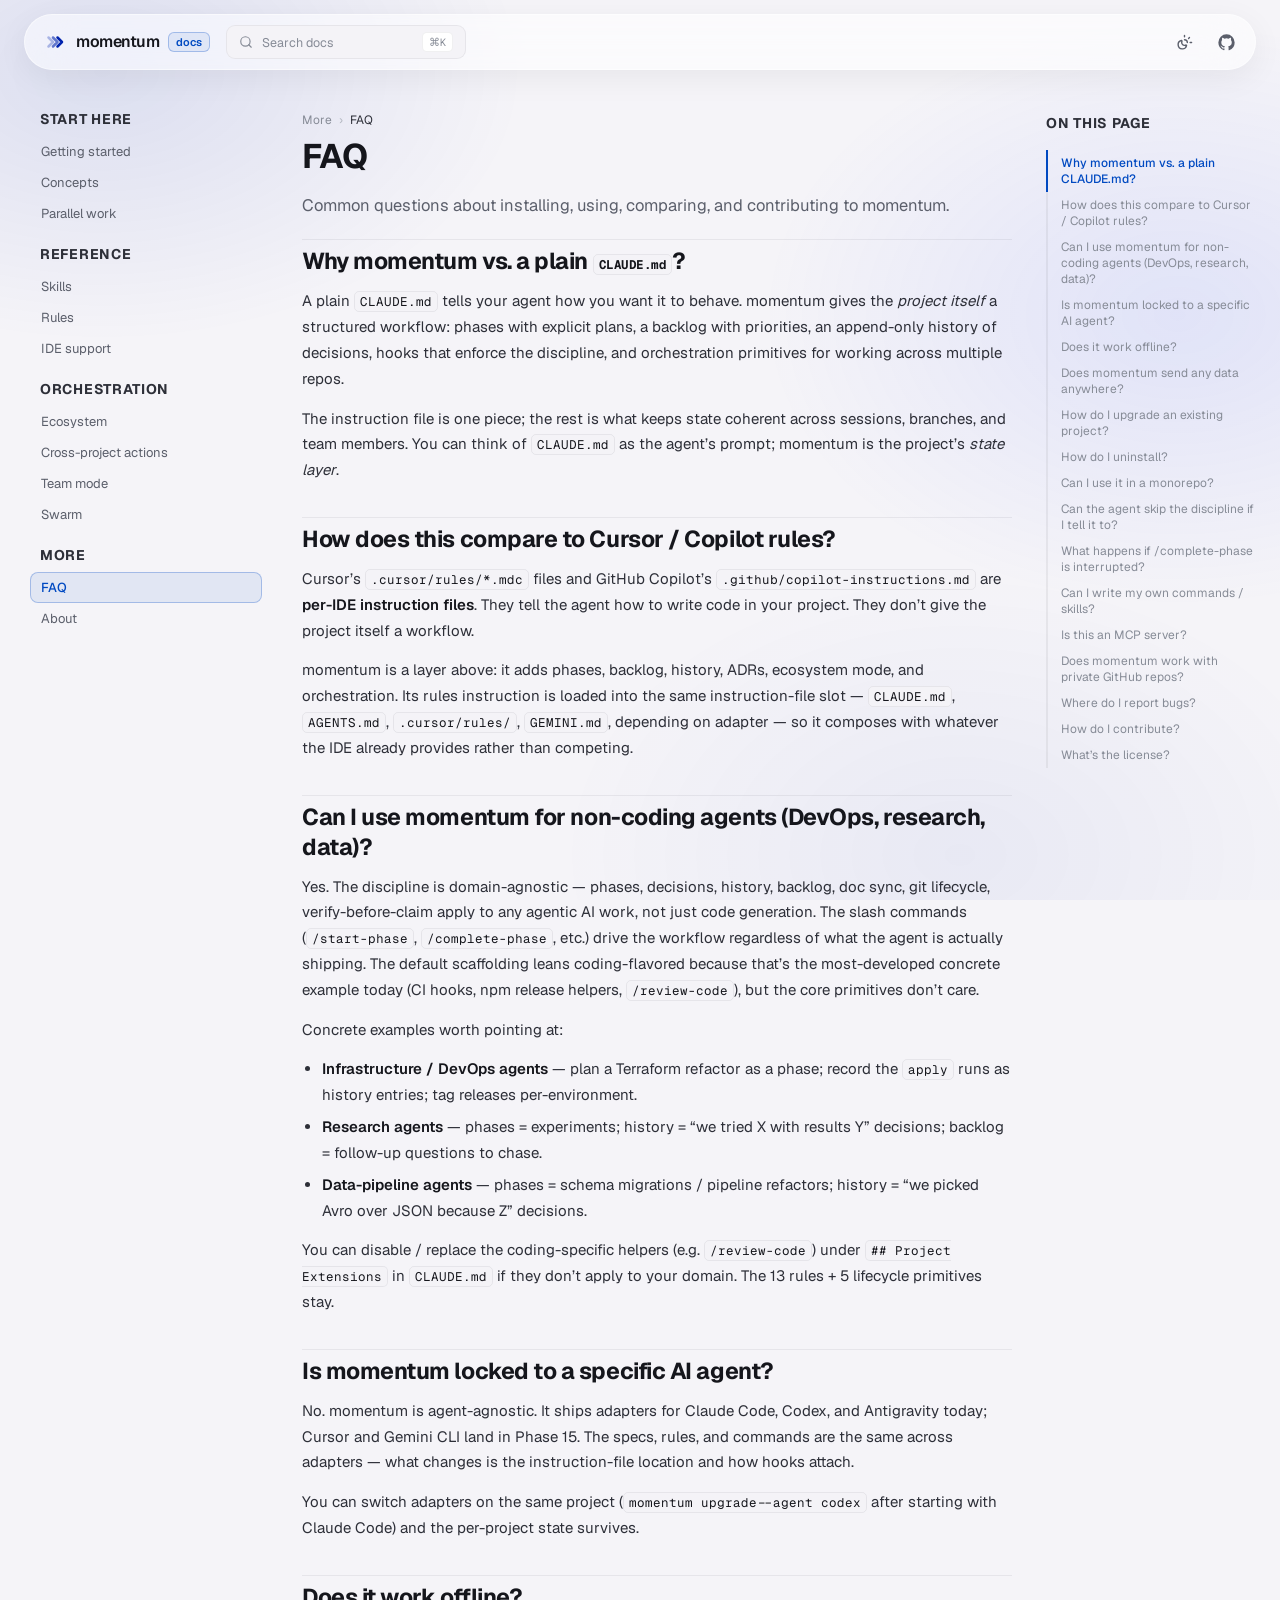
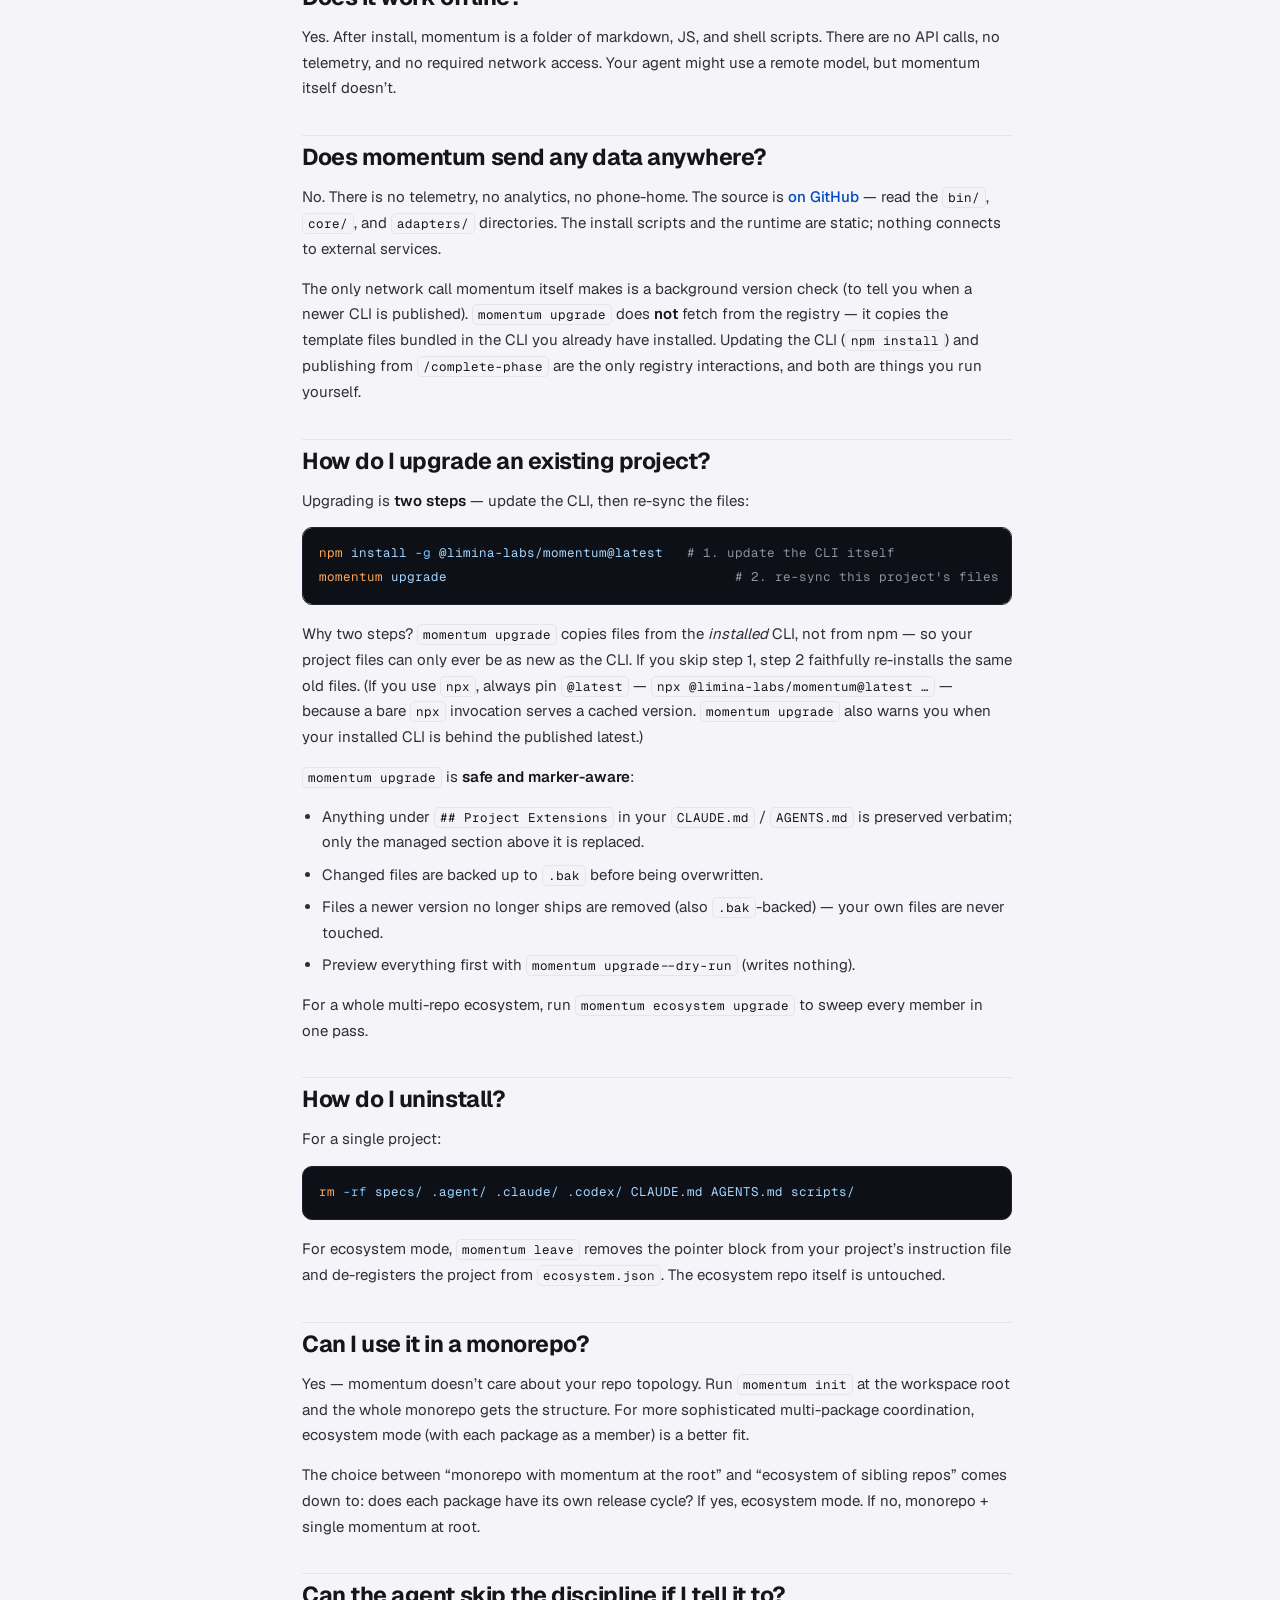
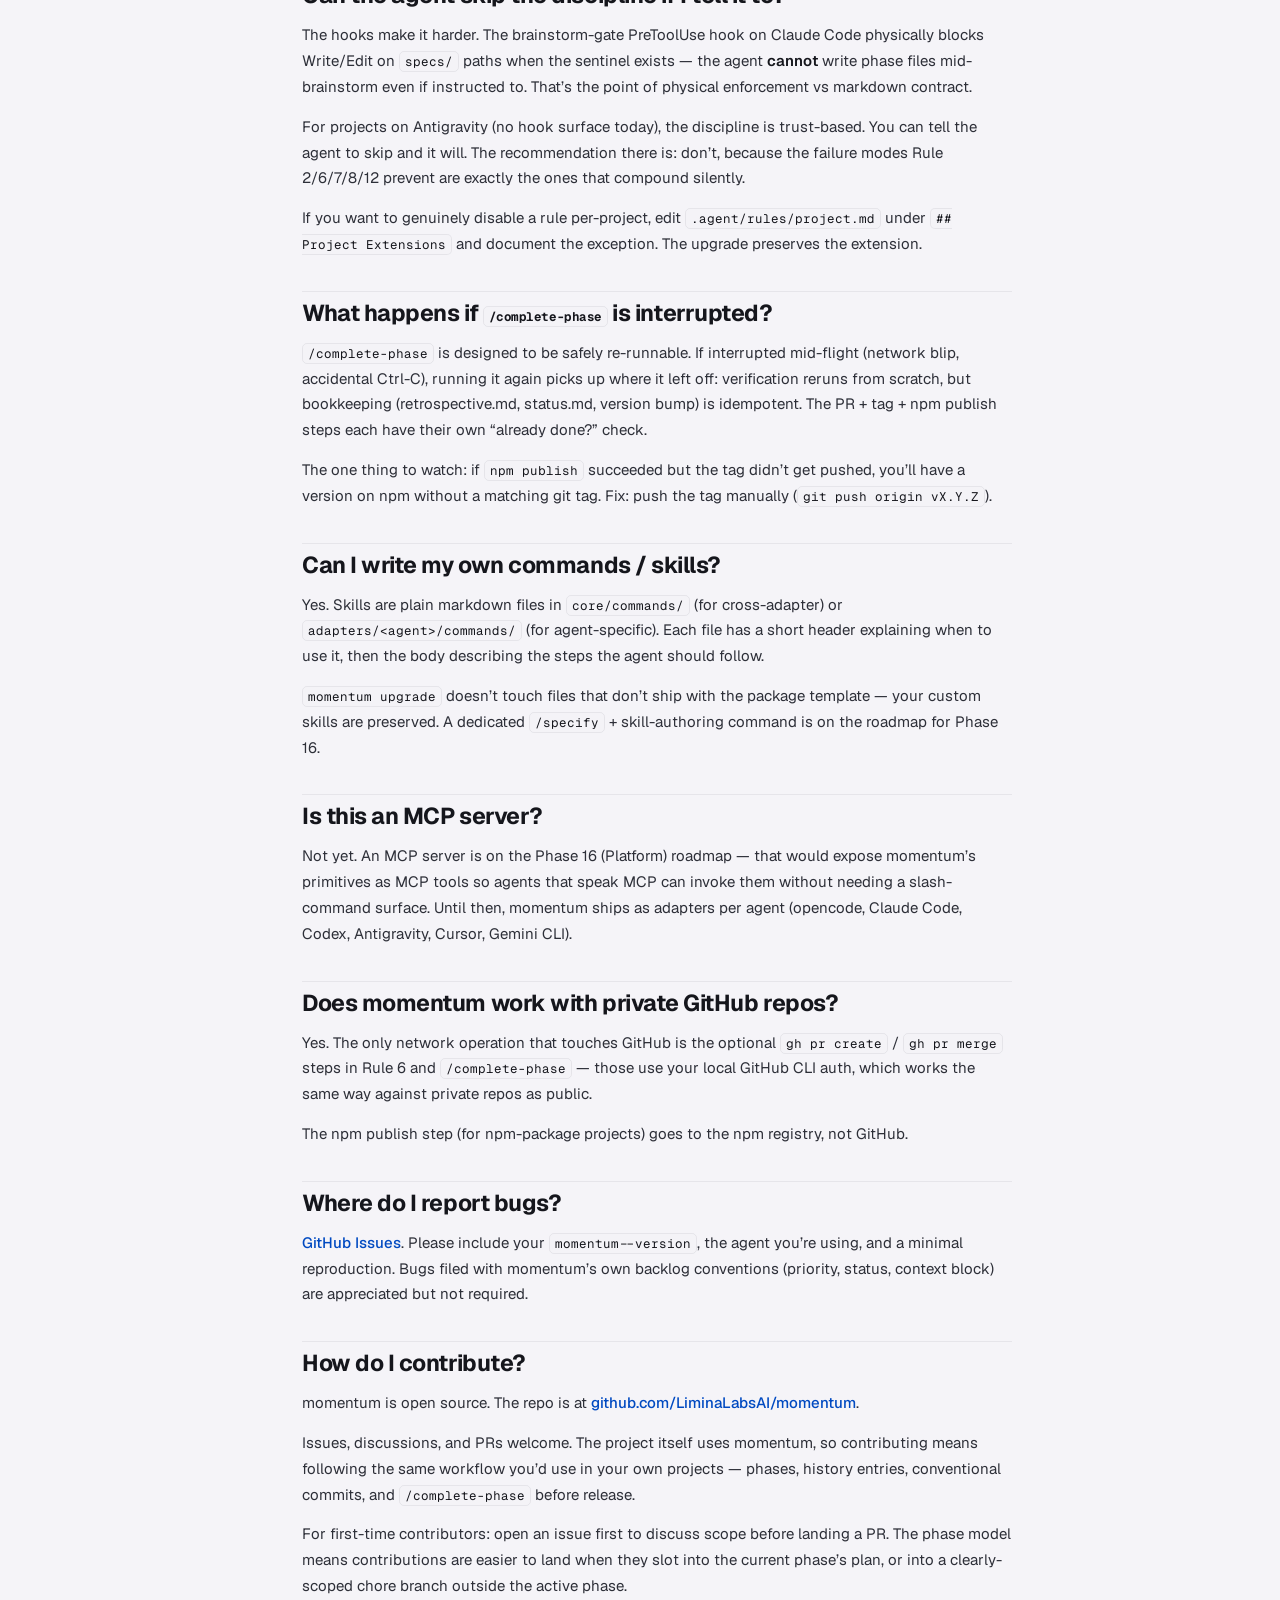
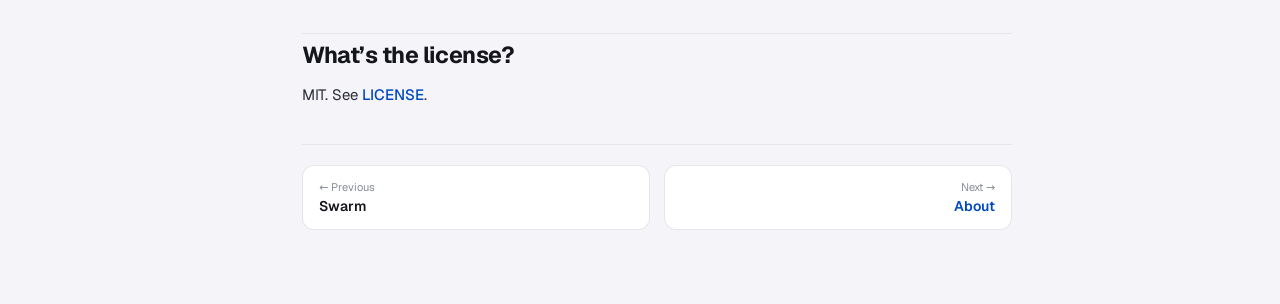
<file: faq/index.html>
<!DOCTYPE html><html lang="en"> <head><meta charset="utf-8"><meta name="viewport" content="width=device-width, initial-scale=1"><link rel="icon" href="/brand/favicon.svg" type="image/svg+xml"><link rel="icon" href="/brand/png/favicon-32.png" sizes="32x32" type="image/png"><link rel="icon" href="/brand/png/favicon-16.png" sizes="16x16" type="image/png"><link rel="apple-touch-icon" href="/brand/png/momentum-app-180.png"><link rel="manifest" href="/site.webmanifest"><meta name="theme-color" content="#0023ae"><link rel="canonical" href="https://trymomentum.github.io/faq/"><title>FAQ — momentum docs</title><meta name="description" content="Common questions about installing, using, comparing, and contributing to momentum."><meta property="og:type" content="website"><meta property="og:title" content="FAQ — momentum docs"><meta property="og:description" content="Common questions about installing, using, comparing, and contributing to momentum."><meta property="og:url" content="https://trymomentum.github.io/faq/"><meta property="og:image" content="https://trymomentum.github.io/og/default.png"><meta name="twitter:card" content="summary_large_image"><meta name="twitter:title" content="FAQ — momentum docs"><meta name="twitter:description" content="Common questions about installing, using, comparing, and contributing to momentum."><meta name="twitter:image" content="https://trymomentum.github.io/og/default.png"><script>(function(){try{var t=localStorage.getItem('mm-theme');document.documentElement.dataset.theme=(t==='dark'||t==='light')?t:'light';}catch(e){document.documentElement.dataset.theme='light';}})();</script><script>(function(){try{if(sessionStorage.getItem('mm-swept')){document.documentElement.classList.add('mm-swept');}else{sessionStorage.setItem('mm-swept','1');}}catch(e){}})();</script><link rel="stylesheet" href="/_astro/Icon.CfDLM5Ju.css">
<link rel="stylesheet" href="/_astro/_..D1_BWr6T.css"></head> <body> <div class="ambient-layer" aria-hidden="true"></div> <div class="page mm-docs">  <header class="tb"> <nav class="tb-pillbar"> <a class="mm-brand tb-brand" href="/" aria-label="momentum"> <svg class="mm-mark" viewBox="0 0 48 48" width="24" height="24" fill="none" aria-hidden="true"> <path class="c c1" d="M11 15 20 24 11 33"></path> <path class="c c2" d="M20 15 29 24 20 33"></path> <path class="c c3" d="M29 15 38 24 29 33"></path> </svg> <span class="mm-word">momentum</span>  <span class="tb-pill">docs</span>  </a>  <script type="module">const t=document.documentElement;t.classList.contains("mm-swept")||window.setTimeout(()=>t.classList.add("mm-swept"),850);const s=window.matchMedia("(prefers-reduced-motion: reduce)");for(const e of document.querySelectorAll(".mm-brand"))e.addEventListener("mouseenter",()=>{s.matches||(e.classList.remove("mm-sweep"),e.getBoundingClientRect(),e.classList.add("mm-sweep"))});</script> <button type="button" class="tb-search" data-open-palette aria-label="Search docs"> <svg width="1em" height="1em" class="ic" data-icon="lucide:search">   <symbol id="ai:lucide:search" viewBox="0 0 24 24"><g fill="none" stroke="currentColor" stroke-linecap="round" stroke-linejoin="round" stroke-width="2"><path d="m21 21l-4.34-4.34"/><circle cx="11" cy="11" r="8"/></g></symbol><use href="#ai:lucide:search"></use>  </svg> <span>Search docs</span> <kbd>⌘K</kbd> </button> <div class="tb-right"> <button type="button" class="tb-icon tb-menu" data-toggle-sidebar aria-label="Toggle navigation"> <svg width="1em" height="1em" class="ic" data-icon="lucide:menu">   <symbol id="ai:lucide:menu" viewBox="0 0 24 24"><path fill="none" stroke="currentColor" stroke-linecap="round" stroke-linejoin="round" stroke-width="2" d="M4 5h16M4 12h16M4 19h16"/></symbol><use href="#ai:lucide:menu"></use>  </svg> </button> <button type="button" class="tb-icon" data-toggle-theme aria-label="Toggle theme"> <svg width="1em" height="1em" class="ic" data-icon="lucide:sun-moon">   <symbol id="ai:lucide:sun-moon" viewBox="0 0 24 24"><path fill="none" stroke="currentColor" stroke-linecap="round" stroke-linejoin="round" stroke-width="2" d="M12 2v2m2.837 12.385a6 6 0 1 1-7.223-7.222c.624-.147.97.66.715 1.248a4 4 0 0 0 5.26 5.259c.589-.255 1.396.09 1.248.715M16 12a4 4 0 0 0-4-4m7-3l-1.256 1.256M20 12h2"/></symbol><use href="#ai:lucide:sun-moon"></use>  </svg> </button> <a class="tb-icon" href="https://github.com/LiminaLabsAI/momentum" target="_blank" rel="noopener" aria-label="GitHub"> <svg viewBox="0 0 24 24" width="17" height="17" fill="currentColor" aria-hidden="true"><path d="M12 .5A11.5 11.5 0 0 0 .5 12a11.5 11.5 0 0 0 7.86 10.92c.58.1.79-.25.79-.56v-2c-3.2.7-3.88-1.36-3.88-1.36-.53-1.34-1.29-1.7-1.29-1.7-1.05-.72.08-.7.08-.7 1.16.08 1.77 1.2 1.77 1.2 1.03 1.77 2.7 1.26 3.36.96.1-.75.4-1.26.73-1.55-2.55-.29-5.24-1.28-5.24-5.68 0-1.26.45-2.28 1.19-3.09-.12-.29-.52-1.46.11-3.05 0 0 .97-.31 3.18 1.18a11 11 0 0 1 5.8 0c2.2-1.49 3.17-1.18 3.17-1.18.63 1.59.23 2.76.11 3.05.74.81 1.19 1.83 1.19 3.09 0 4.41-2.69 5.38-5.25 5.67.41.36.78 1.05.78 2.12v3.14c0 .31.21.67.8.56A11.5 11.5 0 0 0 23.5 12 11.5 11.5 0 0 0 12 .5Z"></path></svg> </a> </div> </nav> </header> <div class="docs-grid" id="top"> <!-- SIDEBAR --> <aside class="sidebar" data-sidebar> <nav> <div class="side-group"> <p class="side-label">Start here</p> <a class="side-link" href="/getting-started/"> Getting started </a><a class="side-link" href="/concepts/"> Concepts </a><a class="side-link" href="/parallel-work/"> Parallel work </a> </div><div class="side-group"> <p class="side-label">Reference</p> <a class="side-link" href="/skills/"> Skills </a><a class="side-link" href="/rules/"> Rules </a><a class="side-link" href="/ide-support/"> IDE support </a> </div><div class="side-group"> <p class="side-label">Orchestration</p> <a class="side-link" href="/ecosystem/"> Ecosystem </a><a class="side-link" href="/orchestration/"> Cross-project actions </a><a class="side-link" href="/team/"> Team mode </a><a class="side-link" href="/swarm/"> Swarm </a> </div><div class="side-group"> <p class="side-label">More</p> <a class="side-link active" href="/faq/" aria-current="page"> FAQ </a><a class="side-link" href="/about/"> About </a> </div> </nav> </aside> <div class="sidebar-scrim" data-sidebar-scrim aria-hidden="true"></div> <!-- ARTICLE --> <main class="article"> <div class="doc-wrap"> <div class="doc-crumb"> More<span class="sep">›</span><span class="cur">FAQ</span> </div> <div class="doc-head"> <h1>FAQ</h1> </div> <p class="doc-lead">Common questions about installing, using, comparing, and contributing to momentum.</p> <article class="doc"> <h2 id="why-momentum-vs-a-plain-claudemd">Why momentum vs. a plain <code>CLAUDE.md</code>?</h2>
<p>A plain <code>CLAUDE.md</code> tells your agent how you want it to behave. momentum
gives the <em>project itself</em> a structured workflow: phases with explicit
plans, a backlog with priorities, an append-only history of decisions,
hooks that enforce the discipline, and orchestration primitives for
working across multiple repos.</p>
<p>The instruction file is one piece; the rest is what keeps state coherent
across sessions, branches, and team members. You can think of <code>CLAUDE.md</code>
as the agent’s prompt; momentum is the project’s <em>state layer</em>.</p>
<h2 id="how-does-this-compare-to-cursor--copilot-rules">How does this compare to Cursor / Copilot rules?</h2>
<p>Cursor’s <code>.cursor/rules/*.mdc</code> files and GitHub Copilot’s
<code>.github/copilot-instructions.md</code> are <strong>per-IDE instruction files</strong>.
They tell the agent how to write code in your project. They don’t give the
project itself a workflow.</p>
<p>momentum is a layer above: it adds phases, backlog, history, ADRs,
ecosystem mode, and orchestration. Its rules instruction is loaded into the
same instruction-file slot — <code>CLAUDE.md</code>, <code>AGENTS.md</code>, <code>.cursor/rules/</code>,
<code>GEMINI.md</code>, depending on adapter — so it composes with whatever the IDE
already provides rather than competing.</p>
<h2 id="can-i-use-momentum-for-non-coding-agents-devops-research-data">Can I use momentum for non-coding agents (DevOps, research, data)?</h2>
<p>Yes. The discipline is domain-agnostic — phases, decisions, history,
backlog, doc sync, git lifecycle, verify-before-claim apply to any agentic
AI work, not just code generation. The slash commands (<code>/start-phase</code>,
<code>/complete-phase</code>, etc.) drive the workflow regardless of what the agent
is actually shipping. The default scaffolding leans coding-flavored
because that’s the most-developed concrete example today (CI hooks, npm
release helpers, <code>/review-code</code>), but the core primitives don’t care.</p>
<p>Concrete examples worth pointing at:</p>
<ul>
<li><strong>Infrastructure / DevOps agents</strong> — plan a Terraform refactor as a
phase; record the <code>apply</code> runs as history entries; tag releases
per-environment.</li>
<li><strong>Research agents</strong> — phases = experiments; history = “we tried X with
results Y” decisions; backlog = follow-up questions to chase.</li>
<li><strong>Data-pipeline agents</strong> — phases = schema migrations / pipeline
refactors; history = “we picked Avro over JSON because Z” decisions.</li>
</ul>
<p>You can disable / replace the coding-specific helpers (e.g. <code>/review-code</code>)
under <code>## Project Extensions</code> in <code>CLAUDE.md</code> if they don’t apply to your
domain. The 13 rules + 5 lifecycle primitives stay.</p>
<h2 id="is-momentum-locked-to-a-specific-ai-agent">Is momentum locked to a specific AI agent?</h2>
<p>No. momentum is agent-agnostic. It ships adapters for Claude Code, Codex,
and Antigravity today; Cursor and Gemini CLI land in Phase 15. The
specs, rules, and commands are the same across adapters — what changes is
the instruction-file location and how hooks attach.</p>
<p>You can switch adapters on the same project (<code>momentum upgrade --agent codex</code> after starting with Claude Code) and the per-project state survives.</p>
<h2 id="does-it-work-offline">Does it work offline?</h2>
<p>Yes. After install, momentum is a folder of markdown, JS, and shell
scripts. There are no API calls, no telemetry, and no required network
access. Your agent might use a remote model, but momentum itself doesn’t.</p>
<h2 id="does-momentum-send-any-data-anywhere">Does momentum send any data anywhere?</h2>
<p>No. There is no telemetry, no analytics, no phone-home. The source is
<a href="https://github.com/LiminaLabsAI/momentum">on GitHub</a> — read the
<code>bin/</code>, <code>core/</code>, and <code>adapters/</code> directories. The install scripts and the
runtime are static; nothing connects to external services.</p>
<p>The only network call momentum itself makes is a background version check
(to tell you when a newer CLI is published). <code>momentum upgrade</code> does <strong>not</strong>
fetch from the registry — it copies the template files bundled in the CLI you
already have installed. Updating the CLI (<code>npm install</code>) and publishing from
<code>/complete-phase</code> are the only registry interactions, and both are things you
run yourself.</p>
<h2 id="how-do-i-upgrade-an-existing-project">How do I upgrade an existing project?</h2>
<p>Upgrading is <strong>two steps</strong> — update the CLI, then re-sync the files:</p>
<pre class="astro-code github-dark-default" style="background-color:#0d1117;color:#e6edf3; overflow-x: auto;" tabindex="0" data-language="bash"><code><span class="line"><span style="color:#FFA657">npm</span><span style="color:#A5D6FF"> install</span><span style="color:#79C0FF"> -g</span><span style="color:#A5D6FF"> @limina-labs/momentum@latest</span><span style="color:#8B949E">   # 1. update the CLI itself</span></span>
<span class="line"><span style="color:#FFA657">momentum</span><span style="color:#A5D6FF"> upgrade</span><span style="color:#8B949E">                                    # 2. re-sync this project's files</span></span></code></pre>
<p>Why two steps? <code>momentum upgrade</code> copies files from the <em>installed</em> CLI, not
from npm — so your project files can only ever be as new as the CLI. If you
skip step 1, step 2 faithfully re-installs the same old files. (If you use
<code>npx</code>, always pin <code>@latest</code> — <code>npx @limina-labs/momentum@latest …</code> —
because a bare <code>npx</code> invocation serves a cached version. <code>momentum upgrade</code>
also warns you when your installed CLI is behind the published latest.)</p>
<p><code>momentum upgrade</code> is <strong>safe and marker-aware</strong>:</p>
<ul>
<li>Anything under <code>## Project Extensions</code> in your <code>CLAUDE.md</code> / <code>AGENTS.md</code> is
preserved verbatim; only the managed section above it is replaced.</li>
<li>Changed files are backed up to <code>.bak</code> before being overwritten.</li>
<li>Files a newer version no longer ships are removed (also <code>.bak</code>-backed) — your
own files are never touched.</li>
<li>Preview everything first with <code>momentum upgrade --dry-run</code> (writes nothing).</li>
</ul>
<p>For a whole multi-repo ecosystem, run <code>momentum ecosystem upgrade</code> to sweep
every member in one pass.</p>
<h2 id="how-do-i-uninstall">How do I uninstall?</h2>
<p>For a single project:</p>
<pre class="astro-code github-dark-default" style="background-color:#0d1117;color:#e6edf3; overflow-x: auto;" tabindex="0" data-language="bash"><code><span class="line"><span style="color:#FFA657">rm</span><span style="color:#79C0FF"> -rf</span><span style="color:#A5D6FF"> specs/</span><span style="color:#A5D6FF"> .agent/</span><span style="color:#A5D6FF"> .claude/</span><span style="color:#A5D6FF"> .codex/</span><span style="color:#A5D6FF"> CLAUDE.md</span><span style="color:#A5D6FF"> AGENTS.md</span><span style="color:#A5D6FF"> scripts/</span></span></code></pre>
<p>For ecosystem mode, <code>momentum leave</code> removes the pointer block from your
project’s instruction file and de-registers the project from
<code>ecosystem.json</code>. The ecosystem repo itself is untouched.</p>
<h2 id="can-i-use-it-in-a-monorepo">Can I use it in a monorepo?</h2>
<p>Yes — momentum doesn’t care about your repo topology. Run <code>momentum init</code>
at the workspace root and the whole monorepo gets the structure. For more
sophisticated multi-package coordination, ecosystem mode (with each
package as a member) is a better fit.</p>
<p>The choice between “monorepo with momentum at the root” and “ecosystem of
sibling repos” comes down to: does each package have its own release
cycle? If yes, ecosystem mode. If no, monorepo + single momentum at root.</p>
<h2 id="can-the-agent-skip-the-discipline-if-i-tell-it-to">Can the agent skip the discipline if I tell it to?</h2>
<p>The hooks make it harder. The brainstorm-gate PreToolUse hook on Claude
Code physically blocks Write/Edit on <code>specs/</code> paths when the sentinel
exists — the agent <strong>cannot</strong> write phase files mid-brainstorm even if
instructed to. That’s the point of physical enforcement vs markdown
contract.</p>
<p>For projects on Antigravity (no hook surface today), the discipline is
trust-based. You can tell the agent to skip and it will. The recommendation
there is: don’t, because the failure modes Rule 2/6/7/8/12 prevent are
exactly the ones that compound silently.</p>
<p>If you want to genuinely disable a rule per-project, edit
<code>.agent/rules/project.md</code> under <code>## Project Extensions</code> and document the
exception. The upgrade preserves the extension.</p>
<h2 id="what-happens-if-complete-phase-is-interrupted">What happens if <code>/complete-phase</code> is interrupted?</h2>
<p><code>/complete-phase</code> is designed to be safely re-runnable. If interrupted
mid-flight (network blip, accidental Ctrl-C), running it again picks up
where it left off: verification reruns from scratch, but bookkeeping
(retrospective.md, status.md, version bump) is idempotent. The PR + tag +
npm publish steps each have their own “already done?” check.</p>
<p>The one thing to watch: if <code>npm publish</code> succeeded but the tag didn’t get
pushed, you’ll have a version on npm without a matching git tag. Fix:
push the tag manually (<code>git push origin vX.Y.Z</code>).</p>
<h2 id="can-i-write-my-own-commands--skills">Can I write my own commands / skills?</h2>
<p>Yes. Skills are plain markdown files in <code>core/commands/</code> (for cross-adapter)
or <code>adapters/&#x3C;agent>/commands/</code> (for agent-specific). Each file has a
short header explaining when to use it, then the body describing the steps
the agent should follow.</p>
<p><code>momentum upgrade</code> doesn’t touch files that don’t ship with the package
template — your custom skills are preserved. A dedicated <code>/specify</code> +
skill-authoring command is on the roadmap for Phase 16.</p>
<h2 id="is-this-an-mcp-server">Is this an MCP server?</h2>
<p>Not yet. An MCP server is on the Phase 16 (Platform) roadmap — that would
expose momentum’s primitives as MCP tools so agents that speak MCP can
invoke them without needing a slash-command surface. Until then, momentum
ships as adapters per agent (opencode, Claude Code, Codex, Antigravity, Cursor,
Gemini CLI).</p>
<h2 id="does-momentum-work-with-private-github-repos">Does momentum work with private GitHub repos?</h2>
<p>Yes. The only network operation that touches GitHub is the optional
<code>gh pr create</code> / <code>gh pr merge</code> steps in Rule 6 and <code>/complete-phase</code> —
those use your local GitHub CLI auth, which works the same way against
private repos as public.</p>
<p>The npm publish step (for npm-package projects) goes to the npm registry,
not GitHub.</p>
<h2 id="where-do-i-report-bugs">Where do I report bugs?</h2>
<p><a href="https://github.com/LiminaLabsAI/momentum/issues">GitHub Issues</a>.
Please include your <code>momentum --version</code>, the agent you’re using, and a
minimal reproduction. Bugs filed with momentum’s own backlog conventions
(priority, status, context block) are appreciated but not required.</p>
<h2 id="how-do-i-contribute">How do I contribute?</h2>
<p>momentum is open source. The repo is at
<a href="https://github.com/LiminaLabsAI/momentum">github.com/LiminaLabsAI/momentum</a>.</p>
<p>Issues, discussions, and PRs welcome. The project itself uses momentum,
so contributing means following the same workflow you’d use in your own
projects — phases, history entries, conventional commits, and
<code>/complete-phase</code> before release.</p>
<p>For first-time contributors: open an issue first to discuss scope before
landing a PR. The phase model means contributions are easier to land when
they slot into the current phase’s plan, or into a clearly-scoped chore
branch outside the active phase.</p>
<h2 id="whats-the-license">What’s the license?</h2>
<p>MIT. See <a href="https://github.com/LiminaLabsAI/momentum/blob/main/LICENSE">LICENSE</a>.</p> </article> <nav class="prevnext"> <a class="pn pn-prev" href="/swarm/"> <span class="pn-dir">← Previous</span> <span class="pn-title">Swarm</span> </a> <a class="pn pn-next" href="/about/"> <span class="pn-dir">Next →</span> <span class="pn-title">About</span> </a> </nav> </div> </main> <!-- ON THIS PAGE --> <aside class="toc"> <div class="toc-inner"> <p class="side-label">On this page</p> <a class="toc-link" href="#why-momentum-vs-a-plain-claudemd" data-toc="why-momentum-vs-a-plain-claudemd"> Why momentum vs. a plain CLAUDE.md? </a><a class="toc-link" href="#how-does-this-compare-to-cursor--copilot-rules" data-toc="how-does-this-compare-to-cursor--copilot-rules"> How does this compare to Cursor / Copilot rules? </a><a class="toc-link" href="#can-i-use-momentum-for-non-coding-agents-devops-research-data" data-toc="can-i-use-momentum-for-non-coding-agents-devops-research-data"> Can I use momentum for non-coding agents (DevOps, research, data)? </a><a class="toc-link" href="#is-momentum-locked-to-a-specific-ai-agent" data-toc="is-momentum-locked-to-a-specific-ai-agent"> Is momentum locked to a specific AI agent? </a><a class="toc-link" href="#does-it-work-offline" data-toc="does-it-work-offline"> Does it work offline? </a><a class="toc-link" href="#does-momentum-send-any-data-anywhere" data-toc="does-momentum-send-any-data-anywhere"> Does momentum send any data anywhere? </a><a class="toc-link" href="#how-do-i-upgrade-an-existing-project" data-toc="how-do-i-upgrade-an-existing-project"> How do I upgrade an existing project? </a><a class="toc-link" href="#how-do-i-uninstall" data-toc="how-do-i-uninstall"> How do I uninstall? </a><a class="toc-link" href="#can-i-use-it-in-a-monorepo" data-toc="can-i-use-it-in-a-monorepo"> Can I use it in a monorepo? </a><a class="toc-link" href="#can-the-agent-skip-the-discipline-if-i-tell-it-to" data-toc="can-the-agent-skip-the-discipline-if-i-tell-it-to"> Can the agent skip the discipline if I tell it to? </a><a class="toc-link" href="#what-happens-if-complete-phase-is-interrupted" data-toc="what-happens-if-complete-phase-is-interrupted"> What happens if /complete-phase is interrupted? </a><a class="toc-link" href="#can-i-write-my-own-commands--skills" data-toc="can-i-write-my-own-commands--skills"> Can I write my own commands / skills? </a><a class="toc-link" href="#is-this-an-mcp-server" data-toc="is-this-an-mcp-server"> Is this an MCP server? </a><a class="toc-link" href="#does-momentum-work-with-private-github-repos" data-toc="does-momentum-work-with-private-github-repos"> Does momentum work with private GitHub repos? </a><a class="toc-link" href="#where-do-i-report-bugs" data-toc="where-do-i-report-bugs"> Where do I report bugs? </a><a class="toc-link" href="#how-do-i-contribute" data-toc="how-do-i-contribute"> How do I contribute? </a><a class="toc-link" href="#whats-the-license" data-toc="whats-the-license"> What’s the license? </a> </div> </aside> </div>  <div class="palette" data-palette hidden> <div class="palette-box" role="dialog" aria-modal="true" aria-label="Search"> <div class="palette-head"> <svg width="1em" height="1em" viewBox="0 0 24 24" class="ic" data-icon="lucide:search">   <use href="#ai:lucide:search"></use>  </svg> <input type="text" data-palette-input placeholder="Search pages and headings…" aria-label="Search pages and headings"> <kbd>esc</kbd> </div> <div class="palette-results" data-palette-results></div> </div> </div> <script type="application/json" id="mm-nav-data">{"pages":[{"slug":"getting-started","label":"Getting started","group":"Start here"},{"slug":"concepts","label":"Concepts","group":"Start here"},{"slug":"parallel-work","label":"Parallel work","group":"Start here"},{"slug":"skills","label":"Skills","group":"Reference"},{"slug":"rules","label":"Rules","group":"Reference"},{"slug":"ide-support","label":"IDE support","group":"Reference"},{"slug":"ecosystem","label":"Ecosystem","group":"Orchestration"},{"slug":"orchestration","label":"Cross-project actions","group":"Orchestration"},{"slug":"team","label":"Team mode","group":"Orchestration"},{"slug":"swarm","label":"Swarm","group":"Orchestration"},{"slug":"faq","label":"FAQ","group":"More"},{"slug":"about","label":"About","group":"More"}],"headings":[{"id":"why-momentum-vs-a-plain-claudemd","label":"Why momentum vs. a plain CLAUDE.md?"},{"id":"how-does-this-compare-to-cursor--copilot-rules","label":"How does this compare to Cursor / Copilot rules?"},{"id":"can-i-use-momentum-for-non-coding-agents-devops-research-data","label":"Can I use momentum for non-coding agents (DevOps, research, data)?"},{"id":"is-momentum-locked-to-a-specific-ai-agent","label":"Is momentum locked to a specific AI agent?"},{"id":"does-it-work-offline","label":"Does it work offline?"},{"id":"does-momentum-send-any-data-anywhere","label":"Does momentum send any data anywhere?"},{"id":"how-do-i-upgrade-an-existing-project","label":"How do I upgrade an existing project?"},{"id":"how-do-i-uninstall","label":"How do I uninstall?"},{"id":"can-i-use-it-in-a-monorepo","label":"Can I use it in a monorepo?"},{"id":"can-the-agent-skip-the-discipline-if-i-tell-it-to","label":"Can the agent skip the discipline if I tell it to?"},{"id":"what-happens-if-complete-phase-is-interrupted","label":"What happens if /complete-phase is interrupted?"},{"id":"can-i-write-my-own-commands--skills","label":"Can I write my own commands / skills?"},{"id":"is-this-an-mcp-server","label":"Is this an MCP server?"},{"id":"does-momentum-work-with-private-github-repos","label":"Does momentum work with private GitHub repos?"},{"id":"where-do-i-report-bugs","label":"Where do I report bugs?"},{"id":"how-do-i-contribute","label":"How do I contribute?"},{"id":"whats-the-license","label":"What’s the license?"}]}</script> </div></body></html>  <script type="module">const h=document.documentElement;for(const e of document.querySelectorAll("[data-toggle-theme]"))e.addEventListener("click",()=>{const t=h.dataset.theme==="dark"?"light":"dark";h.dataset.theme=t;try{localStorage.setItem("mm-theme",t)}catch{}});const g=document.querySelector(".docs-grid");for(const e of document.querySelectorAll("[data-toggle-sidebar]"))e.addEventListener("click",()=>g?.classList.toggle("nav-open"));document.querySelector("[data-sidebar-scrim]")?.addEventListener("click",()=>g?.classList.remove("nav-open"));for(const e of document.querySelectorAll(".doc pre")){const t=document.createElement("button");t.type="button",t.className="code-copy",t.textContent="Copy",t.addEventListener("click",()=>{const o=e.querySelector("code")?.innerText??e.innerText;navigator.clipboard?.writeText(o),t.textContent="Copied",window.setTimeout(()=>t.textContent="Copy",1200)}),e.appendChild(t)}const p=[...document.querySelectorAll(".toc-link")];if(p.length){const e=p.map(o=>o.getAttribute("data-toc")),t=()=>{let o=e[0];for(const n of e){const l=n&&document.getElementById(n);l&&l.getBoundingClientRect().top<=130&&(o=n)}for(const n of p)n.classList.toggle("active",n.getAttribute("data-toc")===o)};window.addEventListener("scroll",t,{passive:!0}),t()}const i=document.querySelector("[data-palette]"),r=document.querySelector("[data-palette-input]"),c=document.querySelector("[data-palette-results]");let f={pages:[],headings:[]};try{f=JSON.parse(document.getElementById("mm-nav-data")?.textContent||"{}")}catch{}function w(e){const t=e.trim().toLowerCase(),o=(f.headings||[]).map(a=>({icon:"hash",label:a.label,sub:"On this page",href:"#"+a.id,jump:!0})),n=(f.pages||[]).map(a=>({icon:"file",label:a.label,sub:a.group,href:"/"+a.slug+"/"}));let l=[...o,...n];return t&&(l=l.filter(a=>a.label.toLowerCase().includes(t)||(a.sub||"").toLowerCase().includes(t))),l.slice(0,8)}let s=0;function m(e){if(!c)return;if(!e.length){c.innerHTML='<div class="pal-empty">No matches</div>';return}const t='<svg viewBox="0 0 24 24" width="15" height="15" fill="none" stroke="currentColor" stroke-width="1.8" stroke-linecap="round" stroke-linejoin="round"><line x1="4" y1="9" x2="20" y2="9"/><line x1="4" y1="15" x2="20" y2="15"/><line x1="10" y1="3" x2="8" y2="21"/><line x1="16" y1="3" x2="14" y2="21"/></svg>',o='<svg viewBox="0 0 24 24" width="15" height="15" fill="none" stroke="currentColor" stroke-width="1.8" stroke-linecap="round" stroke-linejoin="round"><path d="M14 2H6a2 2 0 0 0-2 2v16a2 2 0 0 0 2 2h12a2 2 0 0 0 2-2V8z"/><polyline points="14 2 14 8 20 8"/></svg>';c.innerHTML=e.map((n,l)=>`<a class="pal-item${l===s?" active":""}" href="${n.href}" data-i="${l}"${n.jump?' data-jump="1"':""}>${n.icon==="hash"?t:o}<span class="pal-label">${n.label}</span><span class="pal-sub">${n.sub}</span></a>`).join("")}let d=[];function y(){d=w(r&&"value"in r?r.value:""),s=0,m(d)}function v(){i&&(i.hidden=!1,r&&(r.value="",y(),setTimeout(()=>r.focus(),20)))}function u(){i&&(i.hidden=!0)}function b(e){if(e)if(e.dataset.jump){u();const t=e.getAttribute("href").slice(1),o=document.getElementById(t);o&&window.scrollTo({top:o.getBoundingClientRect().top+window.scrollY-76,behavior:"smooth"})}else window.location.href=e.getAttribute("href")}for(const e of document.querySelectorAll("[data-open-palette]"))e.addEventListener("click",v);r?.addEventListener("input",y);i?.addEventListener("click",e=>{e.target===i&&u()});c?.addEventListener("click",e=>{const t=e.target.closest(".pal-item");t&&t.dataset.jump&&(e.preventDefault(),b(t))});window.addEventListener("keydown",e=>{if((e.metaKey||e.ctrlKey)&&e.key.toLowerCase()==="k")e.preventDefault(),i&&i.hidden?v():u();else if(e.key==="Escape")u();else if(!i?.hidden){const t=[...c?.querySelectorAll(".pal-item")||[]];if(!t.length)return;e.key==="ArrowDown"?(e.preventDefault(),s=(s+1)%t.length,m(d)):e.key==="ArrowUp"?(e.preventDefault(),s=(s-1+t.length)%t.length,m(d)):e.key==="Enter"&&(e.preventDefault(),b(t[s]))}});</script>
</file>
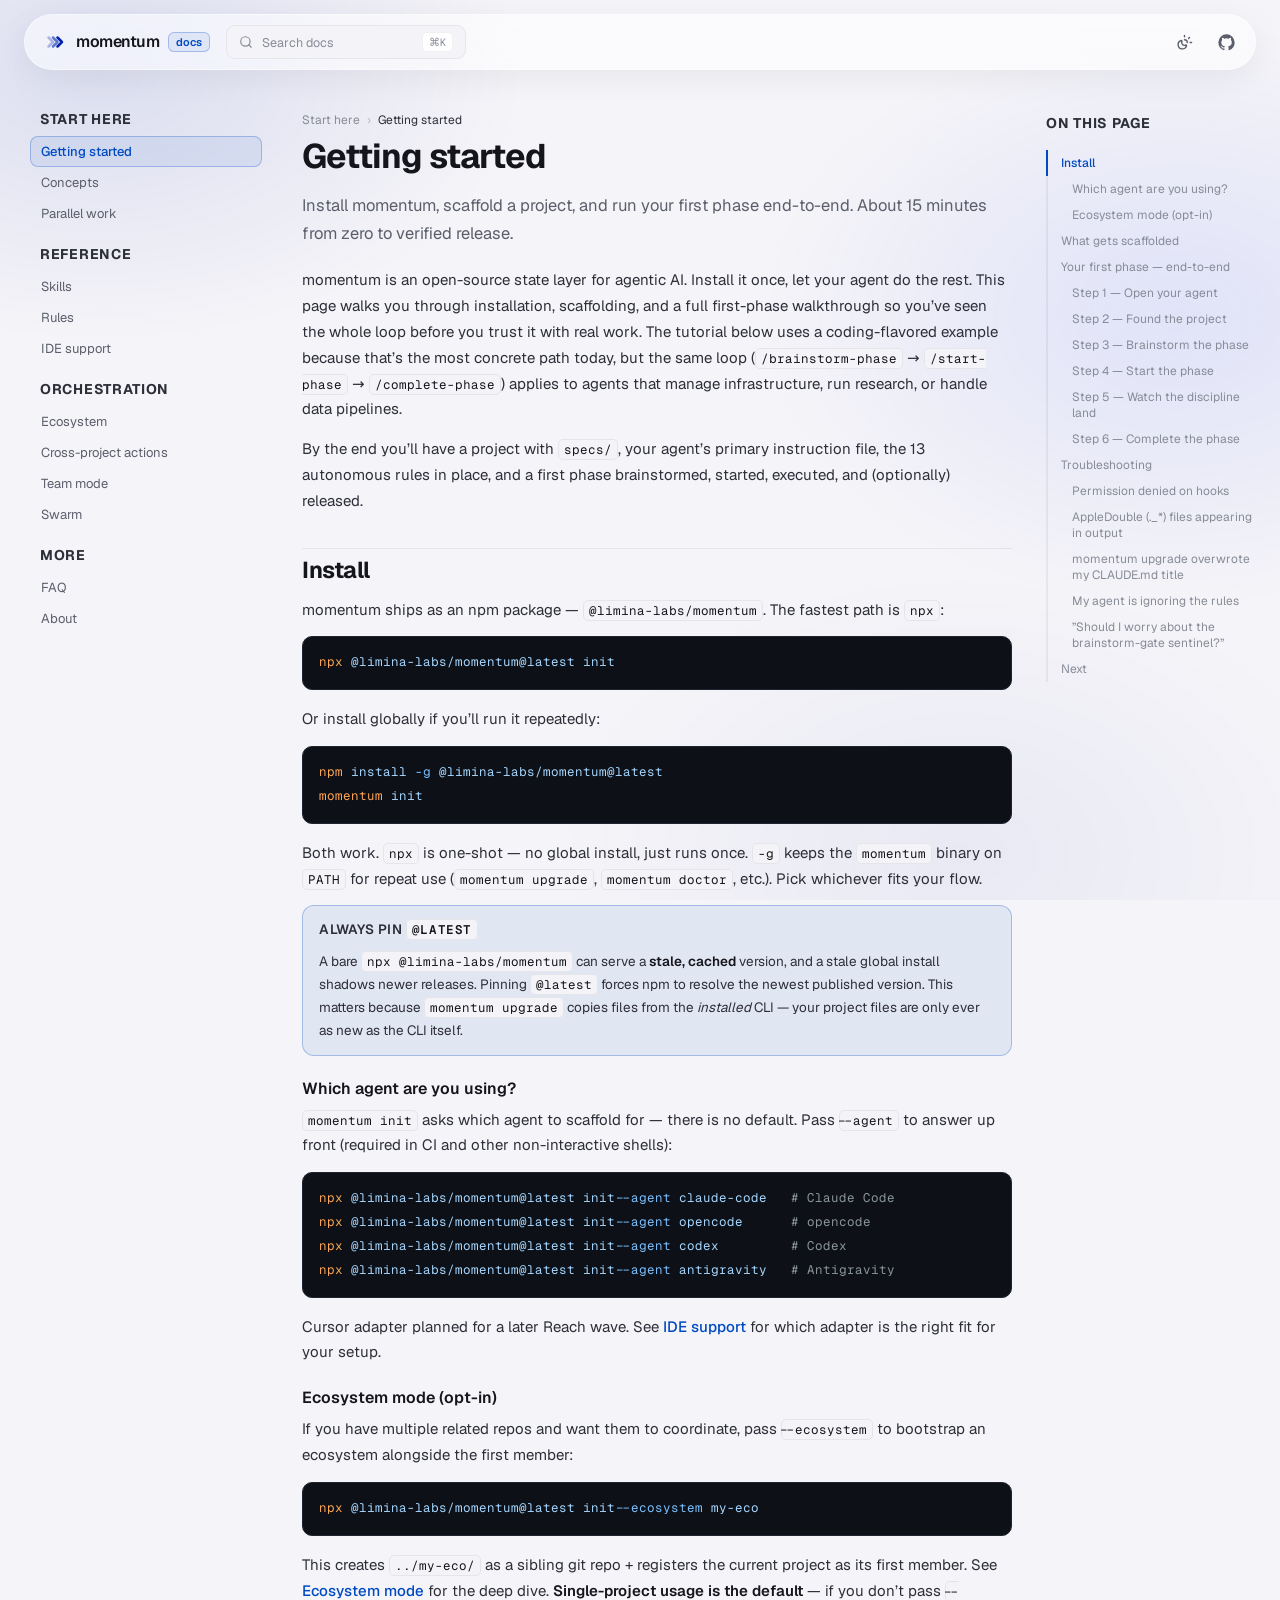
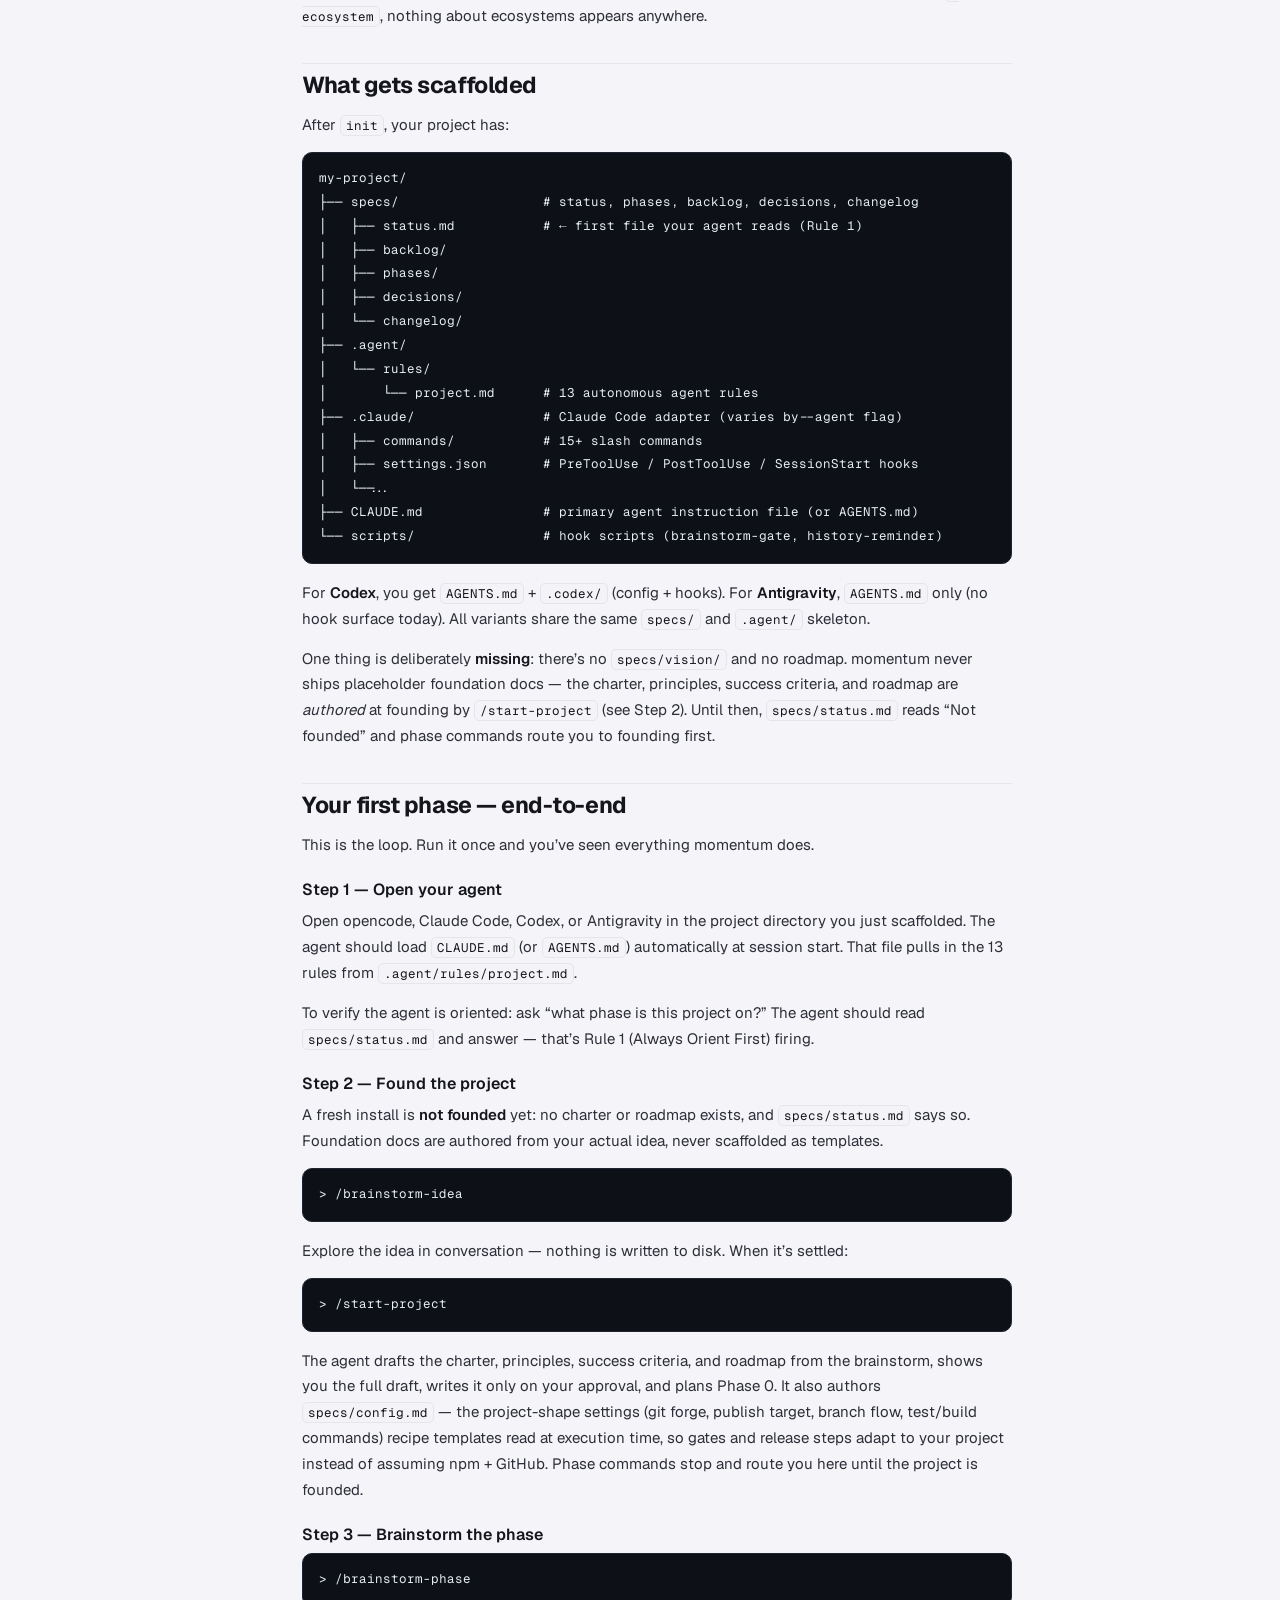
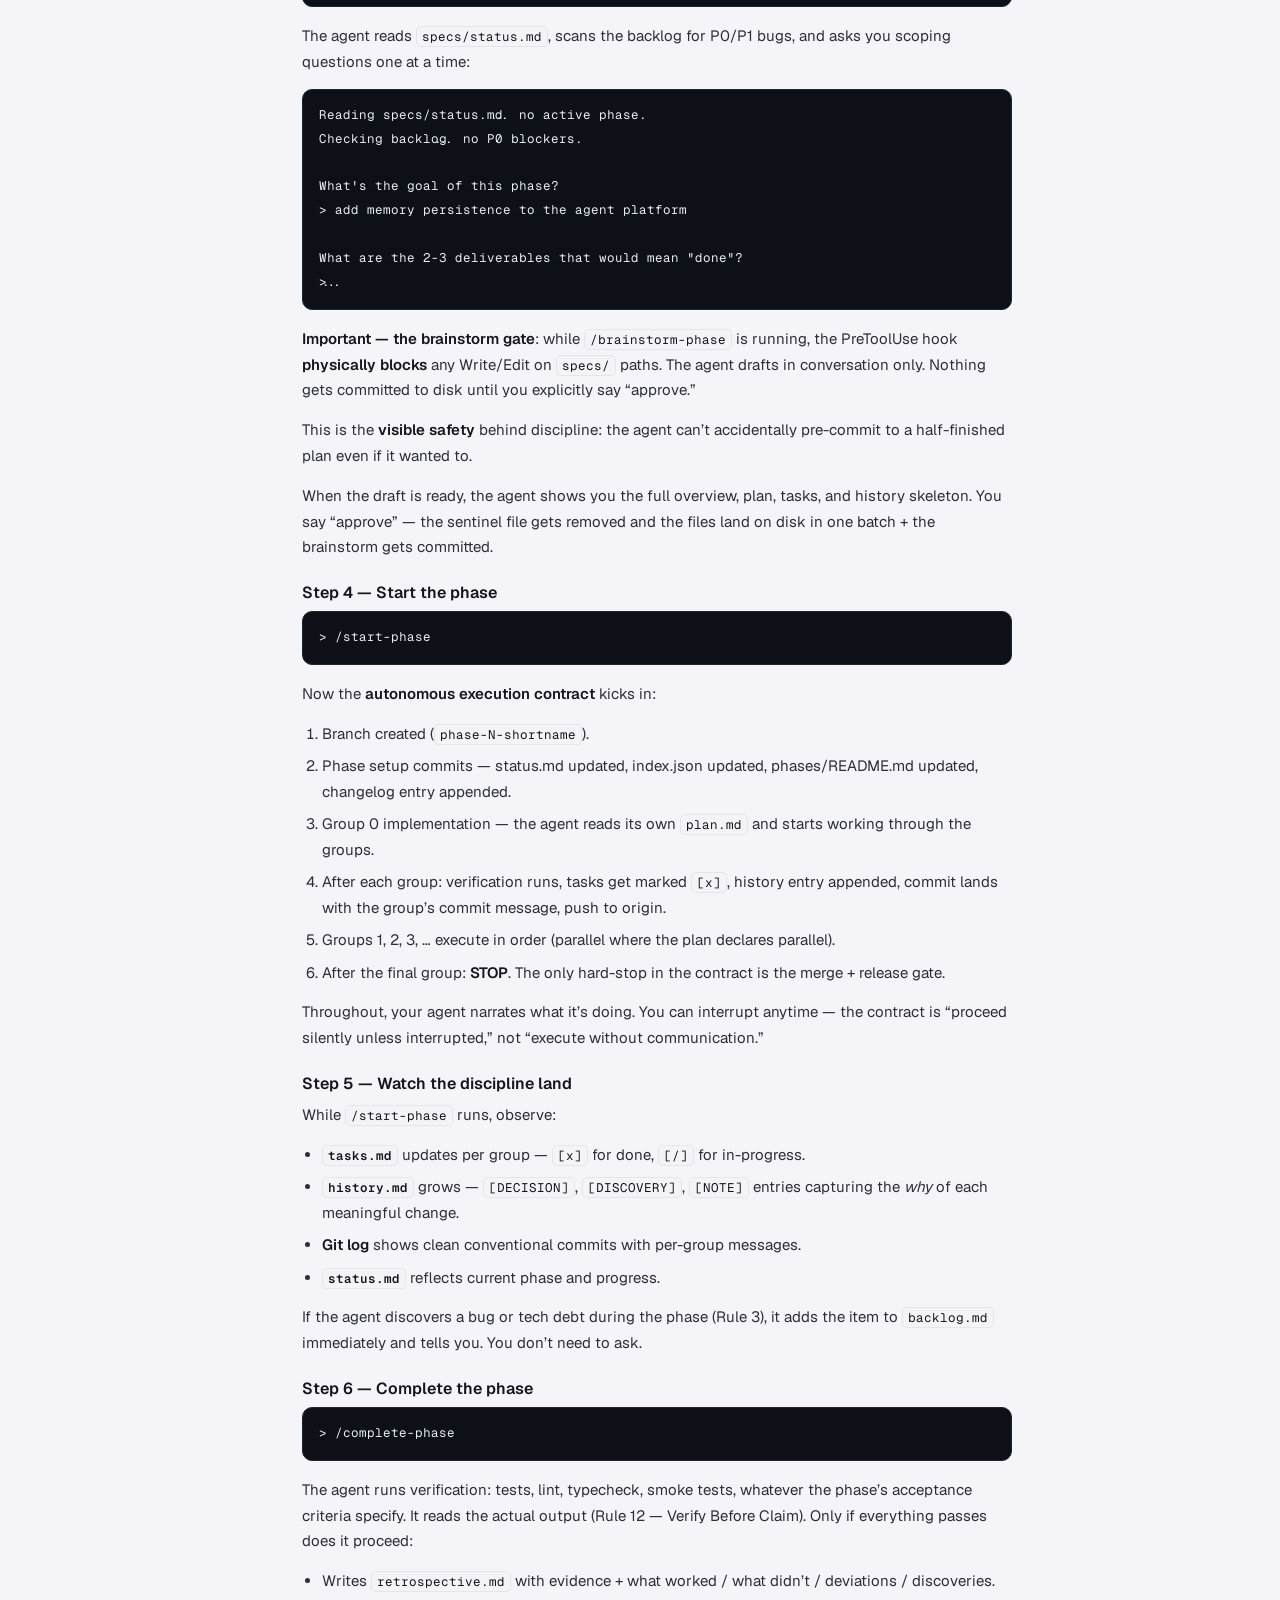
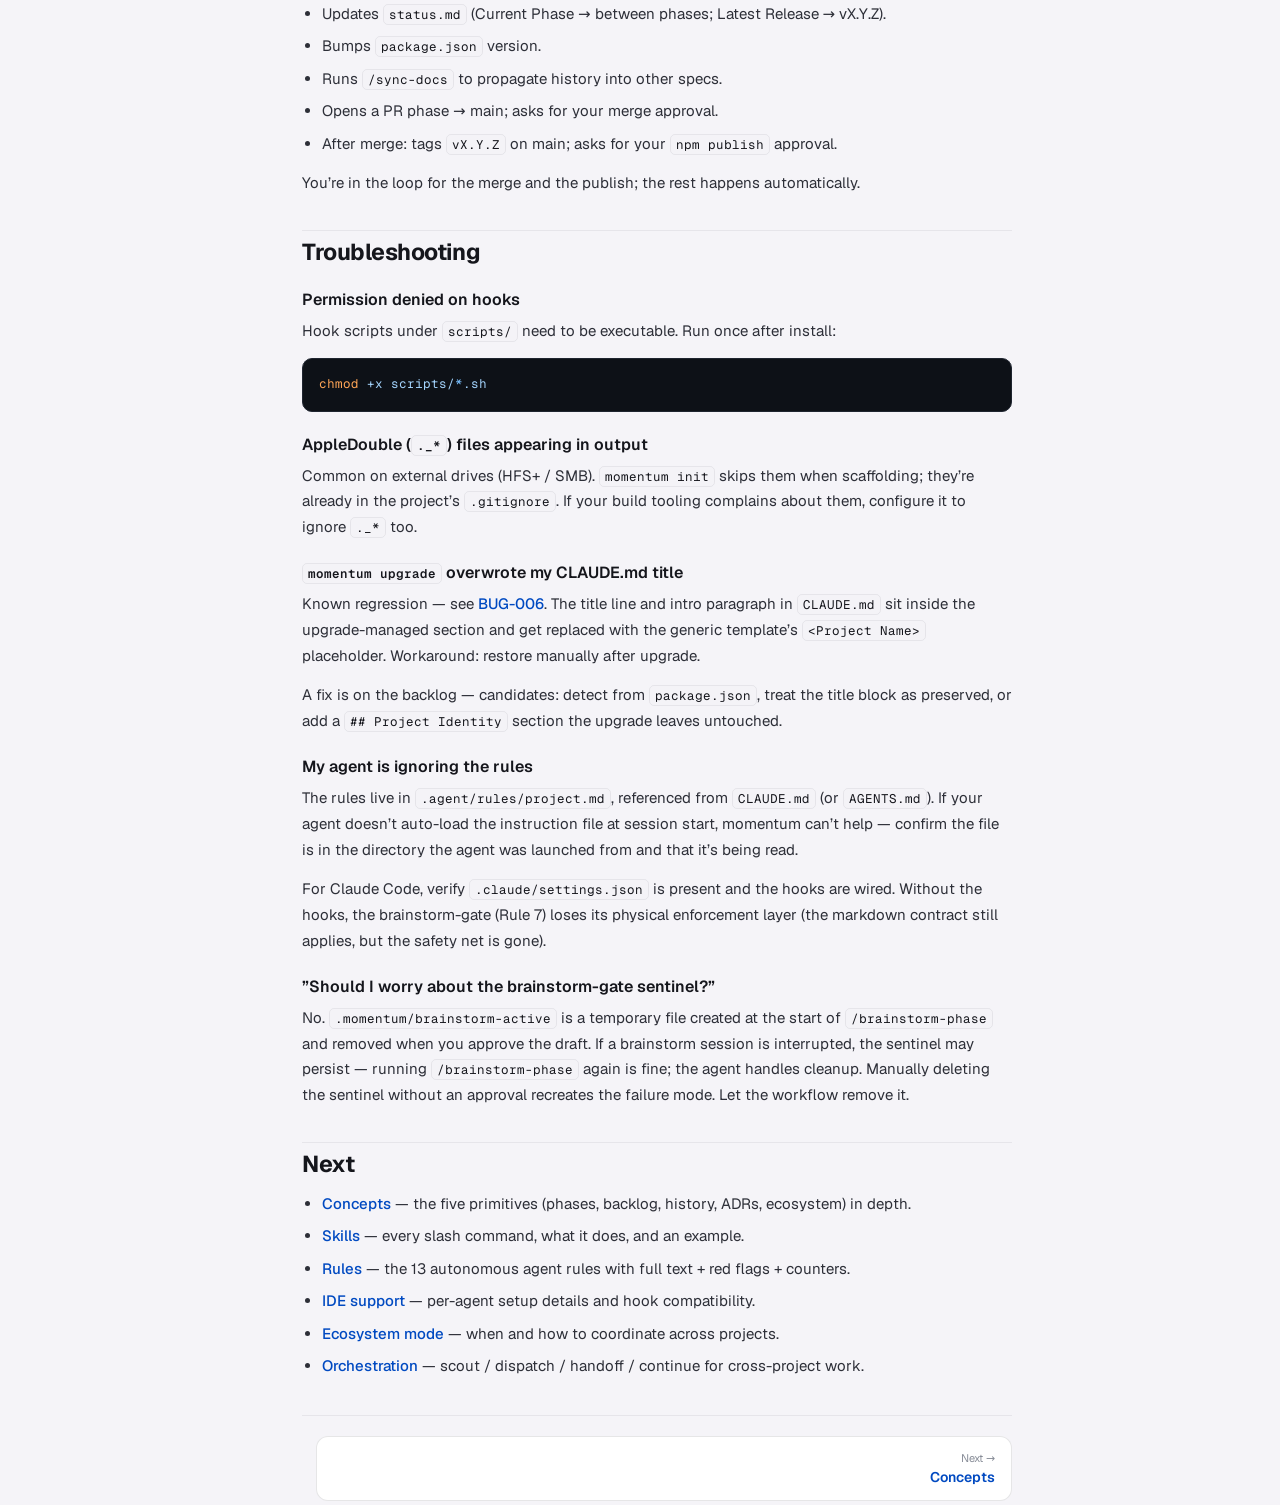
<file: getting-started/index.html>
<!DOCTYPE html><html lang="en"> <head><meta charset="utf-8"><meta name="viewport" content="width=device-width, initial-scale=1"><link rel="icon" href="/brand/favicon.svg" type="image/svg+xml"><link rel="icon" href="/brand/png/favicon-32.png" sizes="32x32" type="image/png"><link rel="icon" href="/brand/png/favicon-16.png" sizes="16x16" type="image/png"><link rel="apple-touch-icon" href="/brand/png/momentum-app-180.png"><link rel="manifest" href="/site.webmanifest"><meta name="theme-color" content="#0023ae"><link rel="canonical" href="https://trymomentum.github.io/getting-started/"><title>Getting started — momentum docs</title><meta name="description" content="Install momentum, scaffold a project, and run your first phase end-to-end. About 15 minutes from zero to verified release."><meta property="og:type" content="website"><meta property="og:title" content="Getting started — momentum docs"><meta property="og:description" content="Install momentum, scaffold a project, and run your first phase end-to-end. About 15 minutes from zero to verified release."><meta property="og:url" content="https://trymomentum.github.io/getting-started/"><meta property="og:image" content="https://trymomentum.github.io/og/default.png"><meta name="twitter:card" content="summary_large_image"><meta name="twitter:title" content="Getting started — momentum docs"><meta name="twitter:description" content="Install momentum, scaffold a project, and run your first phase end-to-end. About 15 minutes from zero to verified release."><meta name="twitter:image" content="https://trymomentum.github.io/og/default.png"><script>(function(){try{var t=localStorage.getItem('mm-theme');document.documentElement.dataset.theme=(t==='dark'||t==='light')?t:'light';}catch(e){document.documentElement.dataset.theme='light';}})();</script><script>(function(){try{if(sessionStorage.getItem('mm-swept')){document.documentElement.classList.add('mm-swept');}else{sessionStorage.setItem('mm-swept','1');}}catch(e){}})();</script><link rel="stylesheet" href="/_astro/Icon.CfDLM5Ju.css">
<link rel="stylesheet" href="/_astro/_..D1_BWr6T.css"></head> <body> <div class="ambient-layer" aria-hidden="true"></div> <div class="page mm-docs">  <header class="tb"> <nav class="tb-pillbar"> <a class="mm-brand tb-brand" href="/" aria-label="momentum"> <svg class="mm-mark" viewBox="0 0 48 48" width="24" height="24" fill="none" aria-hidden="true"> <path class="c c1" d="M11 15 20 24 11 33"></path> <path class="c c2" d="M20 15 29 24 20 33"></path> <path class="c c3" d="M29 15 38 24 29 33"></path> </svg> <span class="mm-word">momentum</span>  <span class="tb-pill">docs</span>  </a>  <script type="module">const t=document.documentElement;t.classList.contains("mm-swept")||window.setTimeout(()=>t.classList.add("mm-swept"),850);const s=window.matchMedia("(prefers-reduced-motion: reduce)");for(const e of document.querySelectorAll(".mm-brand"))e.addEventListener("mouseenter",()=>{s.matches||(e.classList.remove("mm-sweep"),e.getBoundingClientRect(),e.classList.add("mm-sweep"))});</script> <button type="button" class="tb-search" data-open-palette aria-label="Search docs"> <svg width="1em" height="1em" class="ic" data-icon="lucide:search">   <symbol id="ai:lucide:search" viewBox="0 0 24 24"><g fill="none" stroke="currentColor" stroke-linecap="round" stroke-linejoin="round" stroke-width="2"><path d="m21 21l-4.34-4.34"/><circle cx="11" cy="11" r="8"/></g></symbol><use href="#ai:lucide:search"></use>  </svg> <span>Search docs</span> <kbd>⌘K</kbd> </button> <div class="tb-right"> <button type="button" class="tb-icon tb-menu" data-toggle-sidebar aria-label="Toggle navigation"> <svg width="1em" height="1em" class="ic" data-icon="lucide:menu">   <symbol id="ai:lucide:menu" viewBox="0 0 24 24"><path fill="none" stroke="currentColor" stroke-linecap="round" stroke-linejoin="round" stroke-width="2" d="M4 5h16M4 12h16M4 19h16"/></symbol><use href="#ai:lucide:menu"></use>  </svg> </button> <button type="button" class="tb-icon" data-toggle-theme aria-label="Toggle theme"> <svg width="1em" height="1em" class="ic" data-icon="lucide:sun-moon">   <symbol id="ai:lucide:sun-moon" viewBox="0 0 24 24"><path fill="none" stroke="currentColor" stroke-linecap="round" stroke-linejoin="round" stroke-width="2" d="M12 2v2m2.837 12.385a6 6 0 1 1-7.223-7.222c.624-.147.97.66.715 1.248a4 4 0 0 0 5.26 5.259c.589-.255 1.396.09 1.248.715M16 12a4 4 0 0 0-4-4m7-3l-1.256 1.256M20 12h2"/></symbol><use href="#ai:lucide:sun-moon"></use>  </svg> </button> <a class="tb-icon" href="https://github.com/LiminaLabsAI/momentum" target="_blank" rel="noopener" aria-label="GitHub"> <svg viewBox="0 0 24 24" width="17" height="17" fill="currentColor" aria-hidden="true"><path d="M12 .5A11.5 11.5 0 0 0 .5 12a11.5 11.5 0 0 0 7.86 10.92c.58.1.79-.25.79-.56v-2c-3.2.7-3.88-1.36-3.88-1.36-.53-1.34-1.29-1.7-1.29-1.7-1.05-.72.08-.7.08-.7 1.16.08 1.77 1.2 1.77 1.2 1.03 1.77 2.7 1.26 3.36.96.1-.75.4-1.26.73-1.55-2.55-.29-5.24-1.28-5.24-5.68 0-1.26.45-2.28 1.19-3.09-.12-.29-.52-1.46.11-3.05 0 0 .97-.31 3.18 1.18a11 11 0 0 1 5.8 0c2.2-1.49 3.17-1.18 3.17-1.18.63 1.59.23 2.76.11 3.05.74.81 1.19 1.83 1.19 3.09 0 4.41-2.69 5.38-5.25 5.67.41.36.78 1.05.78 2.12v3.14c0 .31.21.67.8.56A11.5 11.5 0 0 0 23.5 12 11.5 11.5 0 0 0 12 .5Z"></path></svg> </a> </div> </nav> </header> <div class="docs-grid" id="top"> <!-- SIDEBAR --> <aside class="sidebar" data-sidebar> <nav> <div class="side-group"> <p class="side-label">Start here</p> <a class="side-link active" href="/getting-started/" aria-current="page"> Getting started </a><a class="side-link" href="/concepts/"> Concepts </a><a class="side-link" href="/parallel-work/"> Parallel work </a> </div><div class="side-group"> <p class="side-label">Reference</p> <a class="side-link" href="/skills/"> Skills </a><a class="side-link" href="/rules/"> Rules </a><a class="side-link" href="/ide-support/"> IDE support </a> </div><div class="side-group"> <p class="side-label">Orchestration</p> <a class="side-link" href="/ecosystem/"> Ecosystem </a><a class="side-link" href="/orchestration/"> Cross-project actions </a><a class="side-link" href="/team/"> Team mode </a><a class="side-link" href="/swarm/"> Swarm </a> </div><div class="side-group"> <p class="side-label">More</p> <a class="side-link" href="/faq/"> FAQ </a><a class="side-link" href="/about/"> About </a> </div> </nav> </aside> <div class="sidebar-scrim" data-sidebar-scrim aria-hidden="true"></div> <!-- ARTICLE --> <main class="article"> <div class="doc-wrap"> <div class="doc-crumb"> Start here<span class="sep">›</span><span class="cur">Getting started</span> </div> <div class="doc-head"> <h1>Getting started</h1> </div> <p class="doc-lead">Install momentum, scaffold a project, and run your first phase end-to-end. About 15 minutes from zero to verified release.</p> <article class="doc"> <p>momentum is an open-source state layer for agentic AI. Install it once,
let your agent do the rest. This page walks you through installation,
scaffolding, and a full first-phase walkthrough so you’ve seen the whole
loop before you trust it with real work. The tutorial below uses a
coding-flavored example because that’s the most concrete path today, but
the same loop (<code>/brainstorm-phase</code> → <code>/start-phase</code> → <code>/complete-phase</code>)
applies to agents that manage infrastructure, run research, or handle
data pipelines.</p>
<p>By the end you’ll have a project with <code>specs/</code>, your agent’s primary
instruction file, the 13 autonomous rules in place, and a first phase
brainstormed, started, executed, and (optionally) released.</p>
<h2 id="install">Install</h2>
<p>momentum ships as an npm package — <code>@limina-labs/momentum</code>. The fastest
path is <code>npx</code>:</p>
<pre class="astro-code github-dark-default" style="background-color:#0d1117;color:#e6edf3; overflow-x: auto;" tabindex="0" data-language="bash"><code><span class="line"><span style="color:#FFA657">npx</span><span style="color:#A5D6FF"> @limina-labs/momentum@latest</span><span style="color:#A5D6FF"> init</span></span></code></pre>
<p>Or install globally if you’ll run it repeatedly:</p>
<pre class="astro-code github-dark-default" style="background-color:#0d1117;color:#e6edf3; overflow-x: auto;" tabindex="0" data-language="bash"><code><span class="line"><span style="color:#FFA657">npm</span><span style="color:#A5D6FF"> install</span><span style="color:#79C0FF"> -g</span><span style="color:#A5D6FF"> @limina-labs/momentum@latest</span></span>
<span class="line"><span style="color:#FFA657">momentum</span><span style="color:#A5D6FF"> init</span></span></code></pre>
<p>Both work. <code>npx</code> is one-shot — no global install, just runs once. <code>-g</code>
keeps the <code>momentum</code> binary on <code>PATH</code> for repeat use
(<code>momentum upgrade</code>, <code>momentum doctor</code>, etc.). Pick whichever fits your flow.</p>
<aside class="doc-aside doc-aside--note"><p class="doc-aside__title">Always pin <code>@latest</code></p><p>A bare <code>npx @limina-labs/momentum</code> can serve a <strong>stale, cached</strong> version,
and a stale global install shadows newer releases. Pinning <code>@latest</code> forces npm
to resolve the newest published version. This matters because <code>momentum upgrade</code> copies files from the <em>installed</em> CLI — your project files are only
ever as new as the CLI itself.</p></aside>
<h3 id="which-agent-are-you-using">Which agent are you using?</h3>
<p><code>momentum init</code> asks which agent to scaffold for — there is no default.
Pass <code>--agent</code> to answer up front (required in CI and other non-interactive
shells):</p>
<pre class="astro-code github-dark-default" style="background-color:#0d1117;color:#e6edf3; overflow-x: auto;" tabindex="0" data-language="bash"><code><span class="line"><span style="color:#FFA657">npx</span><span style="color:#A5D6FF"> @limina-labs/momentum@latest</span><span style="color:#A5D6FF"> init</span><span style="color:#79C0FF"> --agent</span><span style="color:#A5D6FF"> claude-code</span><span style="color:#8B949E">   # Claude Code</span></span>
<span class="line"><span style="color:#FFA657">npx</span><span style="color:#A5D6FF"> @limina-labs/momentum@latest</span><span style="color:#A5D6FF"> init</span><span style="color:#79C0FF"> --agent</span><span style="color:#A5D6FF"> opencode</span><span style="color:#8B949E">      # opencode</span></span>
<span class="line"><span style="color:#FFA657">npx</span><span style="color:#A5D6FF"> @limina-labs/momentum@latest</span><span style="color:#A5D6FF"> init</span><span style="color:#79C0FF"> --agent</span><span style="color:#A5D6FF"> codex</span><span style="color:#8B949E">         # Codex</span></span>
<span class="line"><span style="color:#FFA657">npx</span><span style="color:#A5D6FF"> @limina-labs/momentum@latest</span><span style="color:#A5D6FF"> init</span><span style="color:#79C0FF"> --agent</span><span style="color:#A5D6FF"> antigravity</span><span style="color:#8B949E">   # Antigravity</span></span></code></pre>
<p>Cursor adapter planned for a later Reach wave. See <a href="/ide-support/">IDE
support</a> for which adapter is the right fit for your setup.</p>
<h3 id="ecosystem-mode-opt-in">Ecosystem mode (opt-in)</h3>
<p>If you have multiple related repos and want them to coordinate, pass
<code>--ecosystem</code> to bootstrap an ecosystem alongside the first member:</p>
<pre class="astro-code github-dark-default" style="background-color:#0d1117;color:#e6edf3; overflow-x: auto;" tabindex="0" data-language="bash"><code><span class="line"><span style="color:#FFA657">npx</span><span style="color:#A5D6FF"> @limina-labs/momentum@latest</span><span style="color:#A5D6FF"> init</span><span style="color:#79C0FF"> --ecosystem</span><span style="color:#A5D6FF"> my-eco</span></span></code></pre>
<p>This creates <code>../my-eco/</code> as a sibling git repo + registers the current
project as its first member. See <a href="/ecosystem/">Ecosystem mode</a> for the deep
dive. <strong>Single-project usage is the default</strong> — if you don’t pass
<code>--ecosystem</code>, nothing about ecosystems appears anywhere.</p>
<h2 id="what-gets-scaffolded">What gets scaffolded</h2>
<p>After <code>init</code>, your project has:</p>
<pre class="astro-code github-dark-default" style="background-color:#0d1117;color:#e6edf3; overflow-x: auto;" tabindex="0" data-language="plaintext"><code><span class="line"><span>my-project/</span></span>
<span class="line"><span>├── specs/                  # status, phases, backlog, decisions, changelog</span></span>
<span class="line"><span>│   ├── status.md           # ← first file your agent reads (Rule 1)</span></span>
<span class="line"><span>│   ├── backlog/</span></span>
<span class="line"><span>│   ├── phases/</span></span>
<span class="line"><span>│   ├── decisions/</span></span>
<span class="line"><span>│   └── changelog/</span></span>
<span class="line"><span>├── .agent/</span></span>
<span class="line"><span>│   └── rules/</span></span>
<span class="line"><span>│       └── project.md      # 13 autonomous agent rules</span></span>
<span class="line"><span>├── .claude/                # Claude Code adapter (varies by --agent flag)</span></span>
<span class="line"><span>│   ├── commands/           # 15+ slash commands</span></span>
<span class="line"><span>│   ├── settings.json       # PreToolUse / PostToolUse / SessionStart hooks</span></span>
<span class="line"><span>│   └── ...</span></span>
<span class="line"><span>├── CLAUDE.md               # primary agent instruction file (or AGENTS.md)</span></span>
<span class="line"><span>└── scripts/                # hook scripts (brainstorm-gate, history-reminder)</span></span></code></pre>
<p>For <strong>Codex</strong>, you get <code>AGENTS.md</code> + <code>.codex/</code> (config + hooks). For
<strong>Antigravity</strong>, <code>AGENTS.md</code> only (no hook surface today). All variants
share the same <code>specs/</code> and <code>.agent/</code> skeleton.</p>
<p>One thing is deliberately <strong>missing</strong>: there’s no <code>specs/vision/</code> and no
roadmap. momentum never ships placeholder foundation docs — the charter,
principles, success criteria, and roadmap are <em>authored</em> at founding by
<code>/start-project</code> (see Step 2). Until then, <code>specs/status.md</code> reads
“Not founded” and phase commands route you to founding first.</p>
<h2 id="your-first-phase--end-to-end">Your first phase — end-to-end</h2>
<p>This is the loop. Run it once and you’ve seen everything momentum does.</p>
<h3 id="step-1--open-your-agent">Step 1 — Open your agent</h3>
<p>Open opencode, Claude Code, Codex, or Antigravity in the project directory you just
scaffolded. The agent should load <code>CLAUDE.md</code> (or <code>AGENTS.md</code>) automatically
at session start. That file pulls in the 13 rules from
<code>.agent/rules/project.md</code>.</p>
<p>To verify the agent is oriented: ask “what phase is this project on?” The
agent should read <code>specs/status.md</code> and answer — that’s Rule 1 (Always
Orient First) firing.</p>
<h3 id="step-2--found-the-project">Step 2 — Found the project</h3>
<p>A fresh install is <strong>not founded</strong> yet: no charter or roadmap exists, and
<code>specs/status.md</code> says so. Foundation docs are authored from your actual
idea, never scaffolded as templates.</p>
<pre class="astro-code github-dark-default" style="background-color:#0d1117;color:#e6edf3; overflow-x: auto;" tabindex="0" data-language="plaintext"><code><span class="line"><span>> /brainstorm-idea</span></span></code></pre>
<p>Explore the idea in conversation — nothing is written to disk. When it’s
settled:</p>
<pre class="astro-code github-dark-default" style="background-color:#0d1117;color:#e6edf3; overflow-x: auto;" tabindex="0" data-language="plaintext"><code><span class="line"><span>> /start-project</span></span></code></pre>
<p>The agent drafts the charter, principles, success criteria, and roadmap
from the brainstorm, shows you the full draft, writes it only on your
approval, and plans Phase 0. It also authors <code>specs/config.md</code> — the
project-shape settings (git forge, publish target, branch flow, test/build
commands) recipe templates read at execution time, so gates and release
steps adapt to your project instead of assuming npm + GitHub. Phase
commands stop and route you here until the project is founded.</p>
<h3 id="step-3--brainstorm-the-phase">Step 3 — Brainstorm the phase</h3>
<pre class="astro-code github-dark-default" style="background-color:#0d1117;color:#e6edf3; overflow-x: auto;" tabindex="0" data-language="plaintext"><code><span class="line"><span>> /brainstorm-phase</span></span></code></pre>
<p>The agent reads <code>specs/status.md</code>, scans the backlog for P0/P1 bugs, and
asks you scoping questions one at a time:</p>
<pre class="astro-code github-dark-default" style="background-color:#0d1117;color:#e6edf3; overflow-x: auto;" tabindex="0" data-language="plaintext"><code><span class="line"><span>Reading specs/status.md... no active phase.</span></span>
<span class="line"><span>Checking backlog... no P0 blockers.</span></span>
<span class="line"><span></span></span>
<span class="line"><span>What's the goal of this phase?</span></span>
<span class="line"><span>> add memory persistence to the agent platform</span></span>
<span class="line"><span></span></span>
<span class="line"><span>What are the 2-3 deliverables that would mean "done"?</span></span>
<span class="line"><span>> ...</span></span></code></pre>
<p><strong>Important — the brainstorm gate</strong>: while <code>/brainstorm-phase</code> is running,
the PreToolUse hook <strong>physically blocks</strong> any Write/Edit on <code>specs/</code> paths.
The agent drafts in conversation only. Nothing gets committed to disk until
you explicitly say “approve.”</p>
<p>This is the <strong>visible safety</strong> behind discipline: the agent can’t
accidentally pre-commit to a half-finished plan even if it wanted to.</p>
<p>When the draft is ready, the agent shows you the full overview, plan,
tasks, and history skeleton. You say “approve” — the sentinel file gets
removed and the files land on disk in one batch + the brainstorm gets
committed.</p>
<h3 id="step-4--start-the-phase">Step 4 — Start the phase</h3>
<pre class="astro-code github-dark-default" style="background-color:#0d1117;color:#e6edf3; overflow-x: auto;" tabindex="0" data-language="plaintext"><code><span class="line"><span>> /start-phase</span></span></code></pre>
<p>Now the <strong>autonomous execution contract</strong> kicks in:</p>
<ol>
<li>Branch created (<code>phase-N-shortname</code>).</li>
<li>Phase setup commits — status.md updated, index.json updated,
phases/README.md updated, changelog entry appended.</li>
<li>Group 0 implementation — the agent reads its own <code>plan.md</code> and starts
working through the groups.</li>
<li>After each group: verification runs, tasks get marked <code>[x]</code>, history
entry appended, commit lands with the group’s commit message, push to
origin.</li>
<li>Groups 1, 2, 3, … execute in order (parallel where the plan declares
parallel).</li>
<li>After the final group: <strong>STOP</strong>. The only hard-stop in the contract is
the merge + release gate.</li>
</ol>
<p>Throughout, your agent narrates what it’s doing. You can interrupt anytime
— the contract is “proceed silently unless interrupted,” not “execute
without communication.”</p>
<h3 id="step-5--watch-the-discipline-land">Step 5 — Watch the discipline land</h3>
<p>While <code>/start-phase</code> runs, observe:</p>
<ul>
<li><strong><code>tasks.md</code></strong> updates per group — <code>[x]</code> for done, <code>[/]</code> for in-progress.</li>
<li><strong><code>history.md</code></strong> grows — <code>[DECISION]</code>, <code>[DISCOVERY]</code>, <code>[NOTE]</code> entries
capturing the <em>why</em> of each meaningful change.</li>
<li><strong>Git log</strong> shows clean conventional commits with per-group messages.</li>
<li><strong><code>status.md</code></strong> reflects current phase and progress.</li>
</ul>
<p>If the agent discovers a bug or tech debt during the phase (Rule 3), it
adds the item to <code>backlog.md</code> immediately and tells you. You don’t need to
ask.</p>
<h3 id="step-6--complete-the-phase">Step 6 — Complete the phase</h3>
<pre class="astro-code github-dark-default" style="background-color:#0d1117;color:#e6edf3; overflow-x: auto;" tabindex="0" data-language="plaintext"><code><span class="line"><span>> /complete-phase</span></span></code></pre>
<p>The agent runs verification: tests, lint, typecheck, smoke tests, whatever
the phase’s acceptance criteria specify. It reads the actual output (Rule
12 — Verify Before Claim). Only if everything passes does it proceed:</p>
<ul>
<li>Writes <code>retrospective.md</code> with evidence + what worked / what didn’t /
deviations / discoveries.</li>
<li>Updates <code>status.md</code> (Current Phase → between phases; Latest Release →
vX.Y.Z).</li>
<li>Bumps <code>package.json</code> version.</li>
<li>Runs <code>/sync-docs</code> to propagate history into other specs.</li>
<li>Opens a PR phase → main; asks for your merge approval.</li>
<li>After merge: tags <code>vX.Y.Z</code> on main; asks for your <code>npm publish</code> approval.</li>
</ul>
<p>You’re in the loop for the merge and the publish; the rest happens
automatically.</p>
<h2 id="troubleshooting">Troubleshooting</h2>
<h3 id="permission-denied-on-hooks">Permission denied on hooks</h3>
<p>Hook scripts under <code>scripts/</code> need to be executable. Run once after install:</p>
<pre class="astro-code github-dark-default" style="background-color:#0d1117;color:#e6edf3; overflow-x: auto;" tabindex="0" data-language="bash"><code><span class="line"><span style="color:#FFA657">chmod</span><span style="color:#A5D6FF"> +x</span><span style="color:#A5D6FF"> scripts/</span><span style="color:#79C0FF">*</span><span style="color:#A5D6FF">.sh</span></span></code></pre>
<h3 id="appledouble-_-files-appearing-in-output">AppleDouble (<code>._*</code>) files appearing in output</h3>
<p>Common on external drives (HFS+ / SMB). <code>momentum init</code> skips them when
scaffolding; they’re already in the project’s <code>.gitignore</code>. If your build
tooling complains about them, configure it to ignore <code>._*</code> too.</p>
<h3 id="momentum-upgrade-overwrote-my-claudemd-title"><code>momentum upgrade</code> overwrote my CLAUDE.md title</h3>
<p>Known regression — see <a href="https://github.com/LiminaLabsAI/momentum/blob/main/specs/backlog/backlog.md">BUG-006</a>.
The title line and intro paragraph in <code>CLAUDE.md</code> sit inside the
upgrade-managed section and get replaced with the generic template’s
<code>&#x3C;Project Name></code> placeholder. Workaround: restore manually after upgrade.</p>
<p>A fix is on the backlog — candidates: detect from <code>package.json</code>,
treat the title block as preserved, or add a <code>## Project Identity</code> section
the upgrade leaves untouched.</p>
<h3 id="my-agent-is-ignoring-the-rules">My agent is ignoring the rules</h3>
<p>The rules live in <code>.agent/rules/project.md</code>, referenced from <code>CLAUDE.md</code>
(or <code>AGENTS.md</code>). If your agent doesn’t auto-load the instruction file at
session start, momentum can’t help — confirm the file is in the directory
the agent was launched from and that it’s being read.</p>
<p>For Claude Code, verify <code>.claude/settings.json</code> is present and the hooks
are wired. Without the hooks, the brainstorm-gate (Rule 7) loses its
physical enforcement layer (the markdown contract still applies, but the
safety net is gone).</p>
<h3 id="should-i-worry-about-the-brainstorm-gate-sentinel">”Should I worry about the brainstorm-gate sentinel?”</h3>
<p>No. <code>.momentum/brainstorm-active</code> is a temporary file created at the start
of <code>/brainstorm-phase</code> and removed when you approve the draft. If a
brainstorm session is interrupted, the sentinel may persist — running
<code>/brainstorm-phase</code> again is fine; the agent handles cleanup. Manually
deleting the sentinel without an approval recreates the failure mode.
Let the workflow remove it.</p>
<h2 id="next">Next</h2>
<ul>
<li><a href="/concepts/">Concepts</a> — the five primitives (phases, backlog, history,
ADRs, ecosystem) in depth.</li>
<li><a href="/skills/">Skills</a> — every slash command, what it does, and an example.</li>
<li><a href="/rules/">Rules</a> — the 13 autonomous agent rules with full text + red
flags + counters.</li>
<li><a href="/ide-support/">IDE support</a> — per-agent setup details and hook compatibility.</li>
<li><a href="/ecosystem/">Ecosystem mode</a> — when and how to coordinate across projects.</li>
<li><a href="/orchestration/">Orchestration</a> — scout / dispatch / handoff / continue
for cross-project work.</li>
</ul> </article> <nav class="prevnext"> <span></span> <a class="pn pn-next" href="/concepts/"> <span class="pn-dir">Next →</span> <span class="pn-title">Concepts</span> </a> </nav> </div> </main> <!-- ON THIS PAGE --> <aside class="toc"> <div class="toc-inner"> <p class="side-label">On this page</p> <a class="toc-link" href="#install" data-toc="install"> Install </a><a class="toc-link sub" href="#which-agent-are-you-using" data-toc="which-agent-are-you-using"> Which agent are you using? </a><a class="toc-link sub" href="#ecosystem-mode-opt-in" data-toc="ecosystem-mode-opt-in"> Ecosystem mode (opt-in) </a><a class="toc-link" href="#what-gets-scaffolded" data-toc="what-gets-scaffolded"> What gets scaffolded </a><a class="toc-link" href="#your-first-phase--end-to-end" data-toc="your-first-phase--end-to-end"> Your first phase — end-to-end </a><a class="toc-link sub" href="#step-1--open-your-agent" data-toc="step-1--open-your-agent"> Step 1 — Open your agent </a><a class="toc-link sub" href="#step-2--found-the-project" data-toc="step-2--found-the-project"> Step 2 — Found the project </a><a class="toc-link sub" href="#step-3--brainstorm-the-phase" data-toc="step-3--brainstorm-the-phase"> Step 3 — Brainstorm the phase </a><a class="toc-link sub" href="#step-4--start-the-phase" data-toc="step-4--start-the-phase"> Step 4 — Start the phase </a><a class="toc-link sub" href="#step-5--watch-the-discipline-land" data-toc="step-5--watch-the-discipline-land"> Step 5 — Watch the discipline land </a><a class="toc-link sub" href="#step-6--complete-the-phase" data-toc="step-6--complete-the-phase"> Step 6 — Complete the phase </a><a class="toc-link" href="#troubleshooting" data-toc="troubleshooting"> Troubleshooting </a><a class="toc-link sub" href="#permission-denied-on-hooks" data-toc="permission-denied-on-hooks"> Permission denied on hooks </a><a class="toc-link sub" href="#appledouble-_-files-appearing-in-output" data-toc="appledouble-_-files-appearing-in-output"> AppleDouble (._*) files appearing in output </a><a class="toc-link sub" href="#momentum-upgrade-overwrote-my-claudemd-title" data-toc="momentum-upgrade-overwrote-my-claudemd-title"> momentum upgrade overwrote my CLAUDE.md title </a><a class="toc-link sub" href="#my-agent-is-ignoring-the-rules" data-toc="my-agent-is-ignoring-the-rules"> My agent is ignoring the rules </a><a class="toc-link sub" href="#should-i-worry-about-the-brainstorm-gate-sentinel" data-toc="should-i-worry-about-the-brainstorm-gate-sentinel"> ”Should I worry about the brainstorm-gate sentinel?” </a><a class="toc-link" href="#next" data-toc="next"> Next </a> </div> </aside> </div>  <div class="palette" data-palette hidden> <div class="palette-box" role="dialog" aria-modal="true" aria-label="Search"> <div class="palette-head"> <svg width="1em" height="1em" viewBox="0 0 24 24" class="ic" data-icon="lucide:search">   <use href="#ai:lucide:search"></use>  </svg> <input type="text" data-palette-input placeholder="Search pages and headings…" aria-label="Search pages and headings"> <kbd>esc</kbd> </div> <div class="palette-results" data-palette-results></div> </div> </div> <script type="application/json" id="mm-nav-data">{"pages":[{"slug":"getting-started","label":"Getting started","group":"Start here"},{"slug":"concepts","label":"Concepts","group":"Start here"},{"slug":"parallel-work","label":"Parallel work","group":"Start here"},{"slug":"skills","label":"Skills","group":"Reference"},{"slug":"rules","label":"Rules","group":"Reference"},{"slug":"ide-support","label":"IDE support","group":"Reference"},{"slug":"ecosystem","label":"Ecosystem","group":"Orchestration"},{"slug":"orchestration","label":"Cross-project actions","group":"Orchestration"},{"slug":"team","label":"Team mode","group":"Orchestration"},{"slug":"swarm","label":"Swarm","group":"Orchestration"},{"slug":"faq","label":"FAQ","group":"More"},{"slug":"about","label":"About","group":"More"}],"headings":[{"id":"install","label":"Install"},{"id":"which-agent-are-you-using","label":"Which agent are you using?"},{"id":"ecosystem-mode-opt-in","label":"Ecosystem mode (opt-in)"},{"id":"what-gets-scaffolded","label":"What gets scaffolded"},{"id":"your-first-phase--end-to-end","label":"Your first phase — end-to-end"},{"id":"step-1--open-your-agent","label":"Step 1 — Open your agent"},{"id":"step-2--found-the-project","label":"Step 2 — Found the project"},{"id":"step-3--brainstorm-the-phase","label":"Step 3 — Brainstorm the phase"},{"id":"step-4--start-the-phase","label":"Step 4 — Start the phase"},{"id":"step-5--watch-the-discipline-land","label":"Step 5 — Watch the discipline land"},{"id":"step-6--complete-the-phase","label":"Step 6 — Complete the phase"},{"id":"troubleshooting","label":"Troubleshooting"},{"id":"permission-denied-on-hooks","label":"Permission denied on hooks"},{"id":"appledouble-_-files-appearing-in-output","label":"AppleDouble (._*) files appearing in output"},{"id":"momentum-upgrade-overwrote-my-claudemd-title","label":"momentum upgrade overwrote my CLAUDE.md title"},{"id":"my-agent-is-ignoring-the-rules","label":"My agent is ignoring the rules"},{"id":"should-i-worry-about-the-brainstorm-gate-sentinel","label":"”Should I worry about the brainstorm-gate sentinel?”"},{"id":"next","label":"Next"}]}</script> </div></body></html>  <script type="module">const h=document.documentElement;for(const e of document.querySelectorAll("[data-toggle-theme]"))e.addEventListener("click",()=>{const t=h.dataset.theme==="dark"?"light":"dark";h.dataset.theme=t;try{localStorage.setItem("mm-theme",t)}catch{}});const g=document.querySelector(".docs-grid");for(const e of document.querySelectorAll("[data-toggle-sidebar]"))e.addEventListener("click",()=>g?.classList.toggle("nav-open"));document.querySelector("[data-sidebar-scrim]")?.addEventListener("click",()=>g?.classList.remove("nav-open"));for(const e of document.querySelectorAll(".doc pre")){const t=document.createElement("button");t.type="button",t.className="code-copy",t.textContent="Copy",t.addEventListener("click",()=>{const o=e.querySelector("code")?.innerText??e.innerText;navigator.clipboard?.writeText(o),t.textContent="Copied",window.setTimeout(()=>t.textContent="Copy",1200)}),e.appendChild(t)}const p=[...document.querySelectorAll(".toc-link")];if(p.length){const e=p.map(o=>o.getAttribute("data-toc")),t=()=>{let o=e[0];for(const n of e){const l=n&&document.getElementById(n);l&&l.getBoundingClientRect().top<=130&&(o=n)}for(const n of p)n.classList.toggle("active",n.getAttribute("data-toc")===o)};window.addEventListener("scroll",t,{passive:!0}),t()}const i=document.querySelector("[data-palette]"),r=document.querySelector("[data-palette-input]"),c=document.querySelector("[data-palette-results]");let f={pages:[],headings:[]};try{f=JSON.parse(document.getElementById("mm-nav-data")?.textContent||"{}")}catch{}function w(e){const t=e.trim().toLowerCase(),o=(f.headings||[]).map(a=>({icon:"hash",label:a.label,sub:"On this page",href:"#"+a.id,jump:!0})),n=(f.pages||[]).map(a=>({icon:"file",label:a.label,sub:a.group,href:"/"+a.slug+"/"}));let l=[...o,...n];return t&&(l=l.filter(a=>a.label.toLowerCase().includes(t)||(a.sub||"").toLowerCase().includes(t))),l.slice(0,8)}let s=0;function m(e){if(!c)return;if(!e.length){c.innerHTML='<div class="pal-empty">No matches</div>';return}const t='<svg viewBox="0 0 24 24" width="15" height="15" fill="none" stroke="currentColor" stroke-width="1.8" stroke-linecap="round" stroke-linejoin="round"><line x1="4" y1="9" x2="20" y2="9"/><line x1="4" y1="15" x2="20" y2="15"/><line x1="10" y1="3" x2="8" y2="21"/><line x1="16" y1="3" x2="14" y2="21"/></svg>',o='<svg viewBox="0 0 24 24" width="15" height="15" fill="none" stroke="currentColor" stroke-width="1.8" stroke-linecap="round" stroke-linejoin="round"><path d="M14 2H6a2 2 0 0 0-2 2v16a2 2 0 0 0 2 2h12a2 2 0 0 0 2-2V8z"/><polyline points="14 2 14 8 20 8"/></svg>';c.innerHTML=e.map((n,l)=>`<a class="pal-item${l===s?" active":""}" href="${n.href}" data-i="${l}"${n.jump?' data-jump="1"':""}>${n.icon==="hash"?t:o}<span class="pal-label">${n.label}</span><span class="pal-sub">${n.sub}</span></a>`).join("")}let d=[];function y(){d=w(r&&"value"in r?r.value:""),s=0,m(d)}function v(){i&&(i.hidden=!1,r&&(r.value="",y(),setTimeout(()=>r.focus(),20)))}function u(){i&&(i.hidden=!0)}function b(e){if(e)if(e.dataset.jump){u();const t=e.getAttribute("href").slice(1),o=document.getElementById(t);o&&window.scrollTo({top:o.getBoundingClientRect().top+window.scrollY-76,behavior:"smooth"})}else window.location.href=e.getAttribute("href")}for(const e of document.querySelectorAll("[data-open-palette]"))e.addEventListener("click",v);r?.addEventListener("input",y);i?.addEventListener("click",e=>{e.target===i&&u()});c?.addEventListener("click",e=>{const t=e.target.closest(".pal-item");t&&t.dataset.jump&&(e.preventDefault(),b(t))});window.addEventListener("keydown",e=>{if((e.metaKey||e.ctrlKey)&&e.key.toLowerCase()==="k")e.preventDefault(),i&&i.hidden?v():u();else if(e.key==="Escape")u();else if(!i?.hidden){const t=[...c?.querySelectorAll(".pal-item")||[]];if(!t.length)return;e.key==="ArrowDown"?(e.preventDefault(),s=(s+1)%t.length,m(d)):e.key==="ArrowUp"?(e.preventDefault(),s=(s-1+t.length)%t.length,m(d)):e.key==="Enter"&&(e.preventDefault(),b(t[s]))}});</script>
</file>
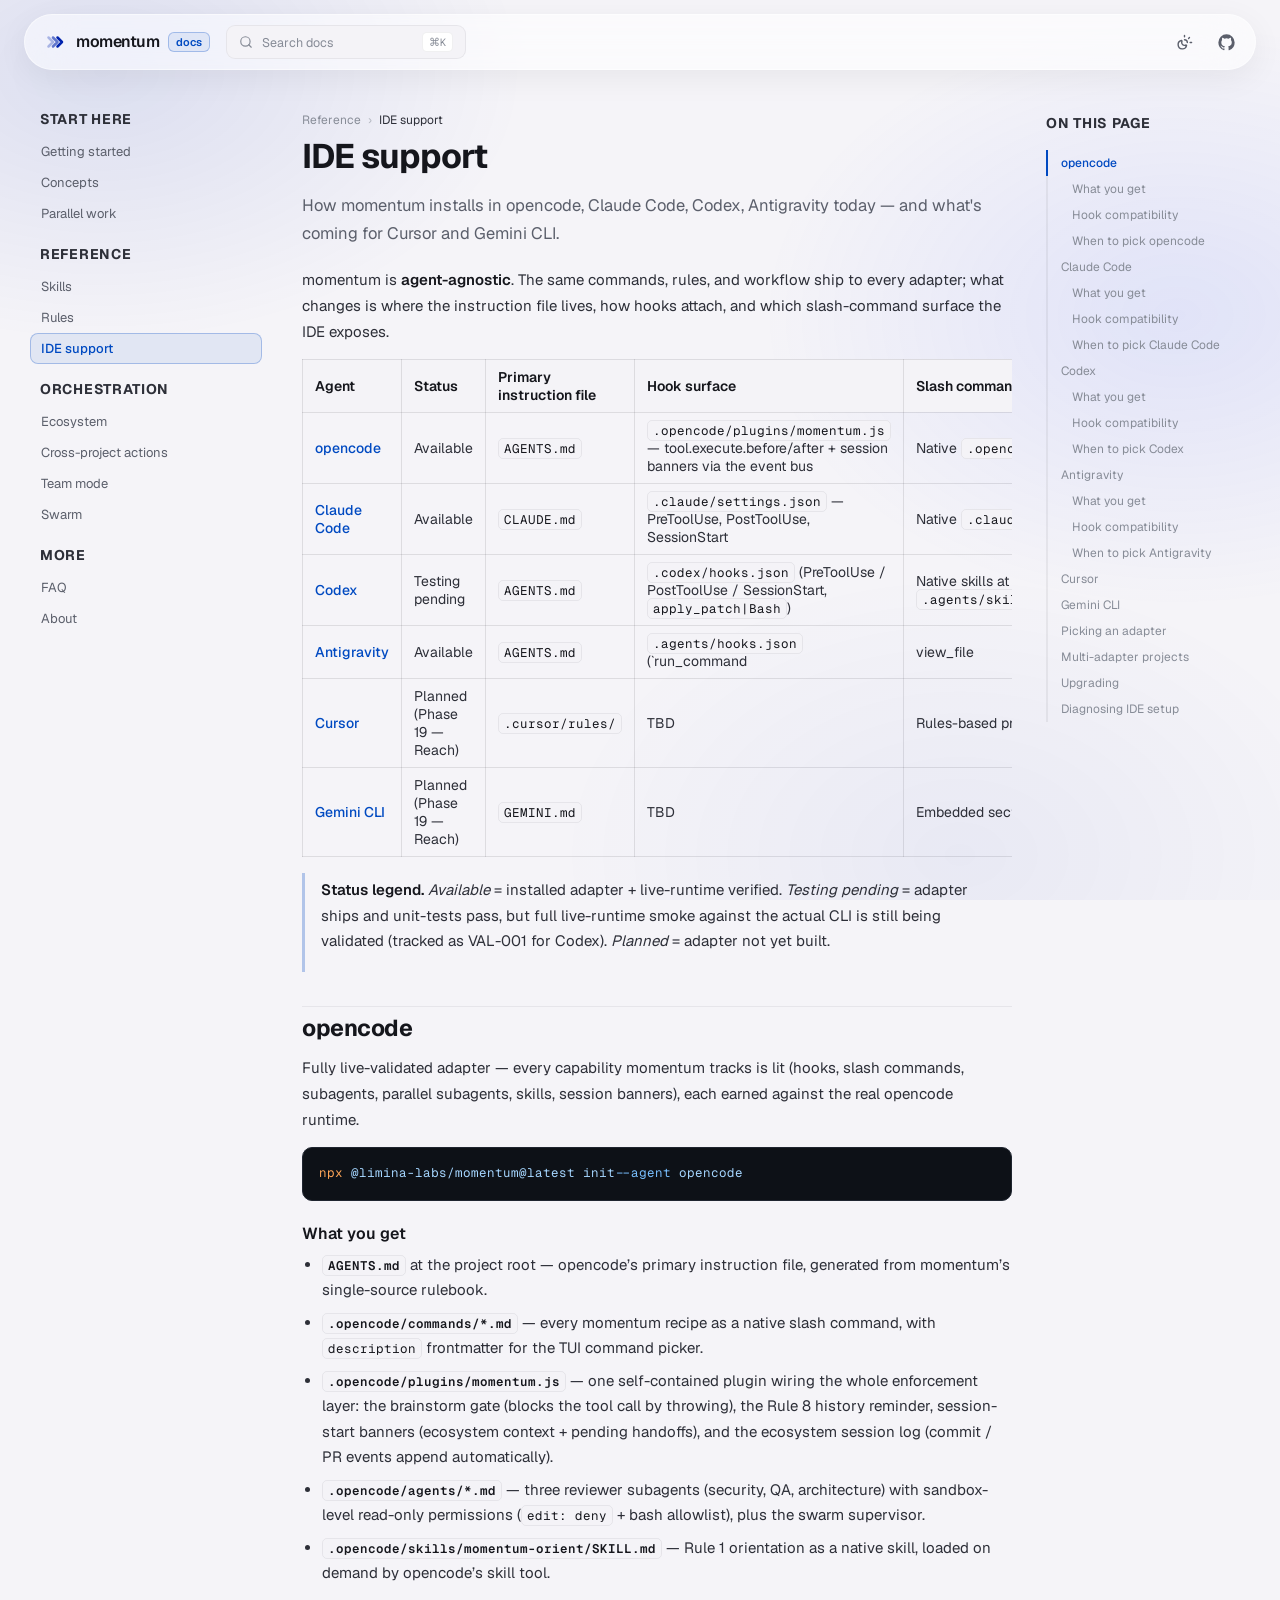
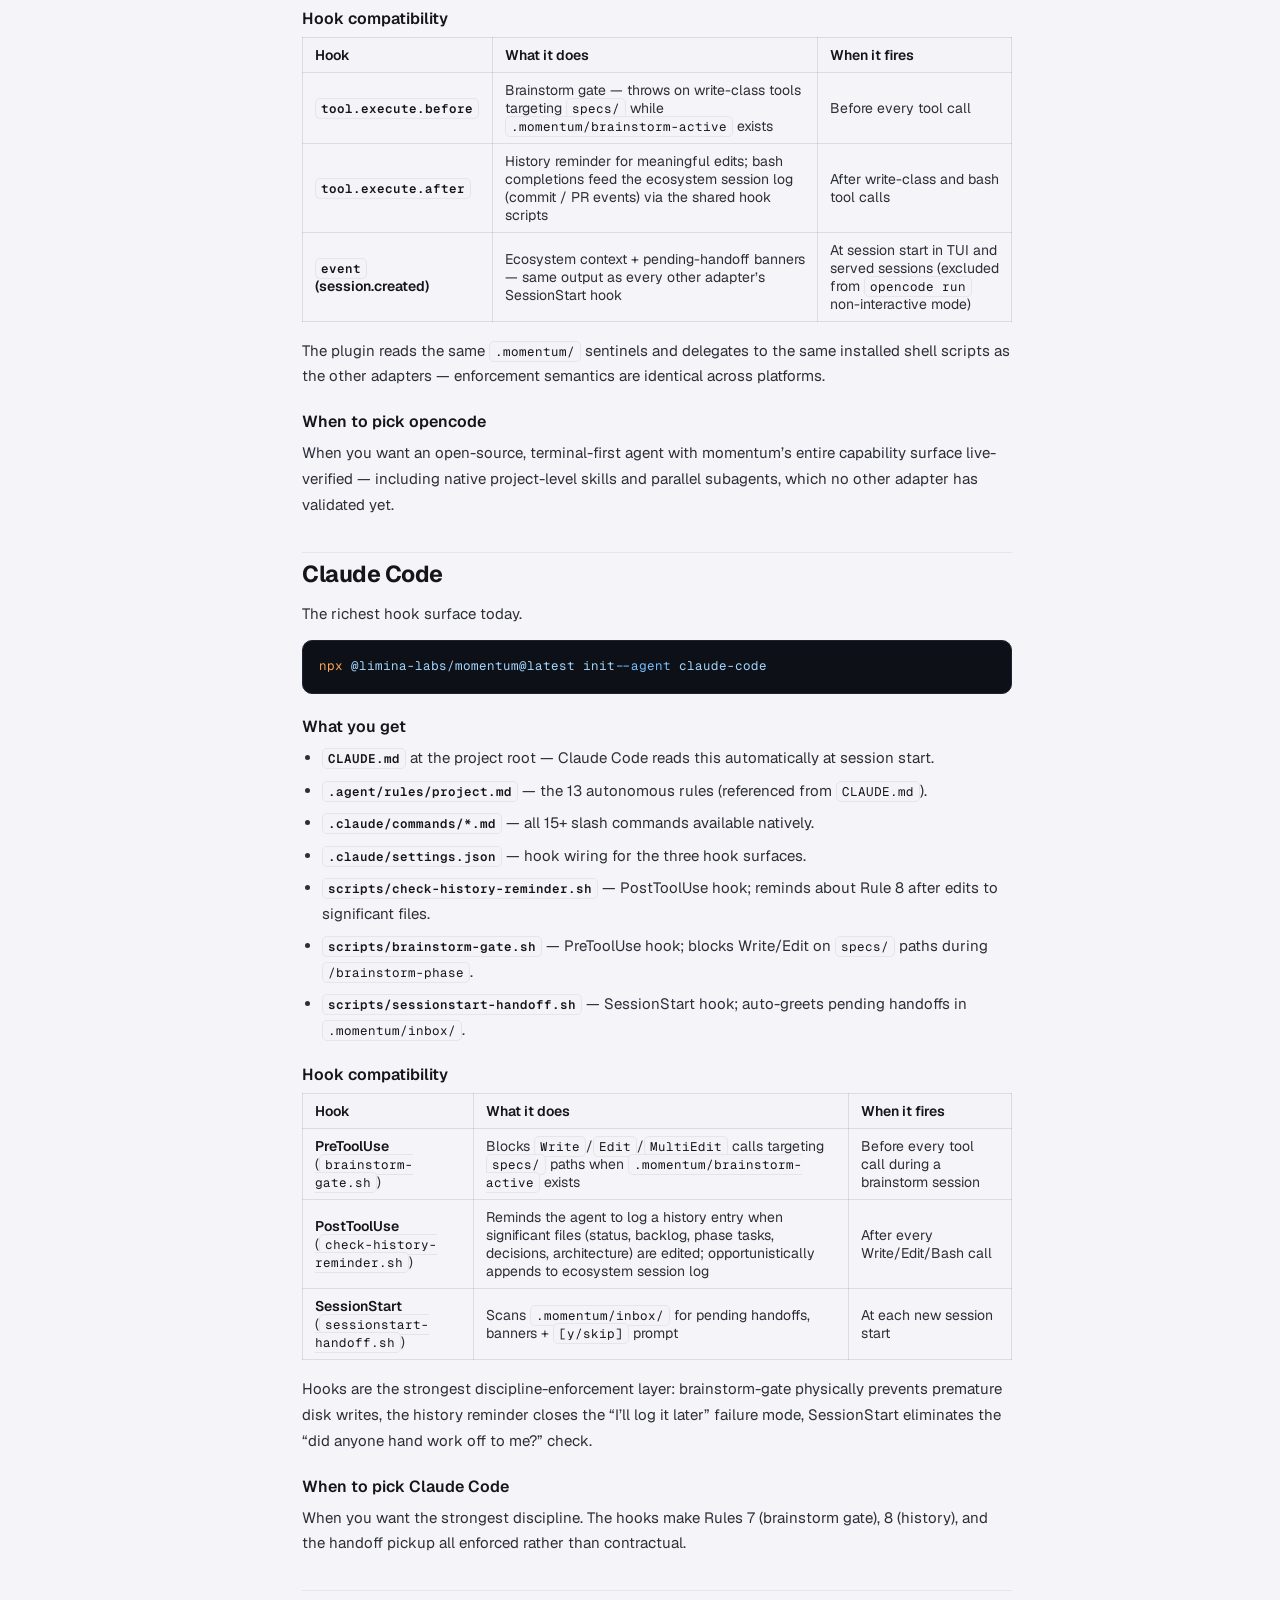
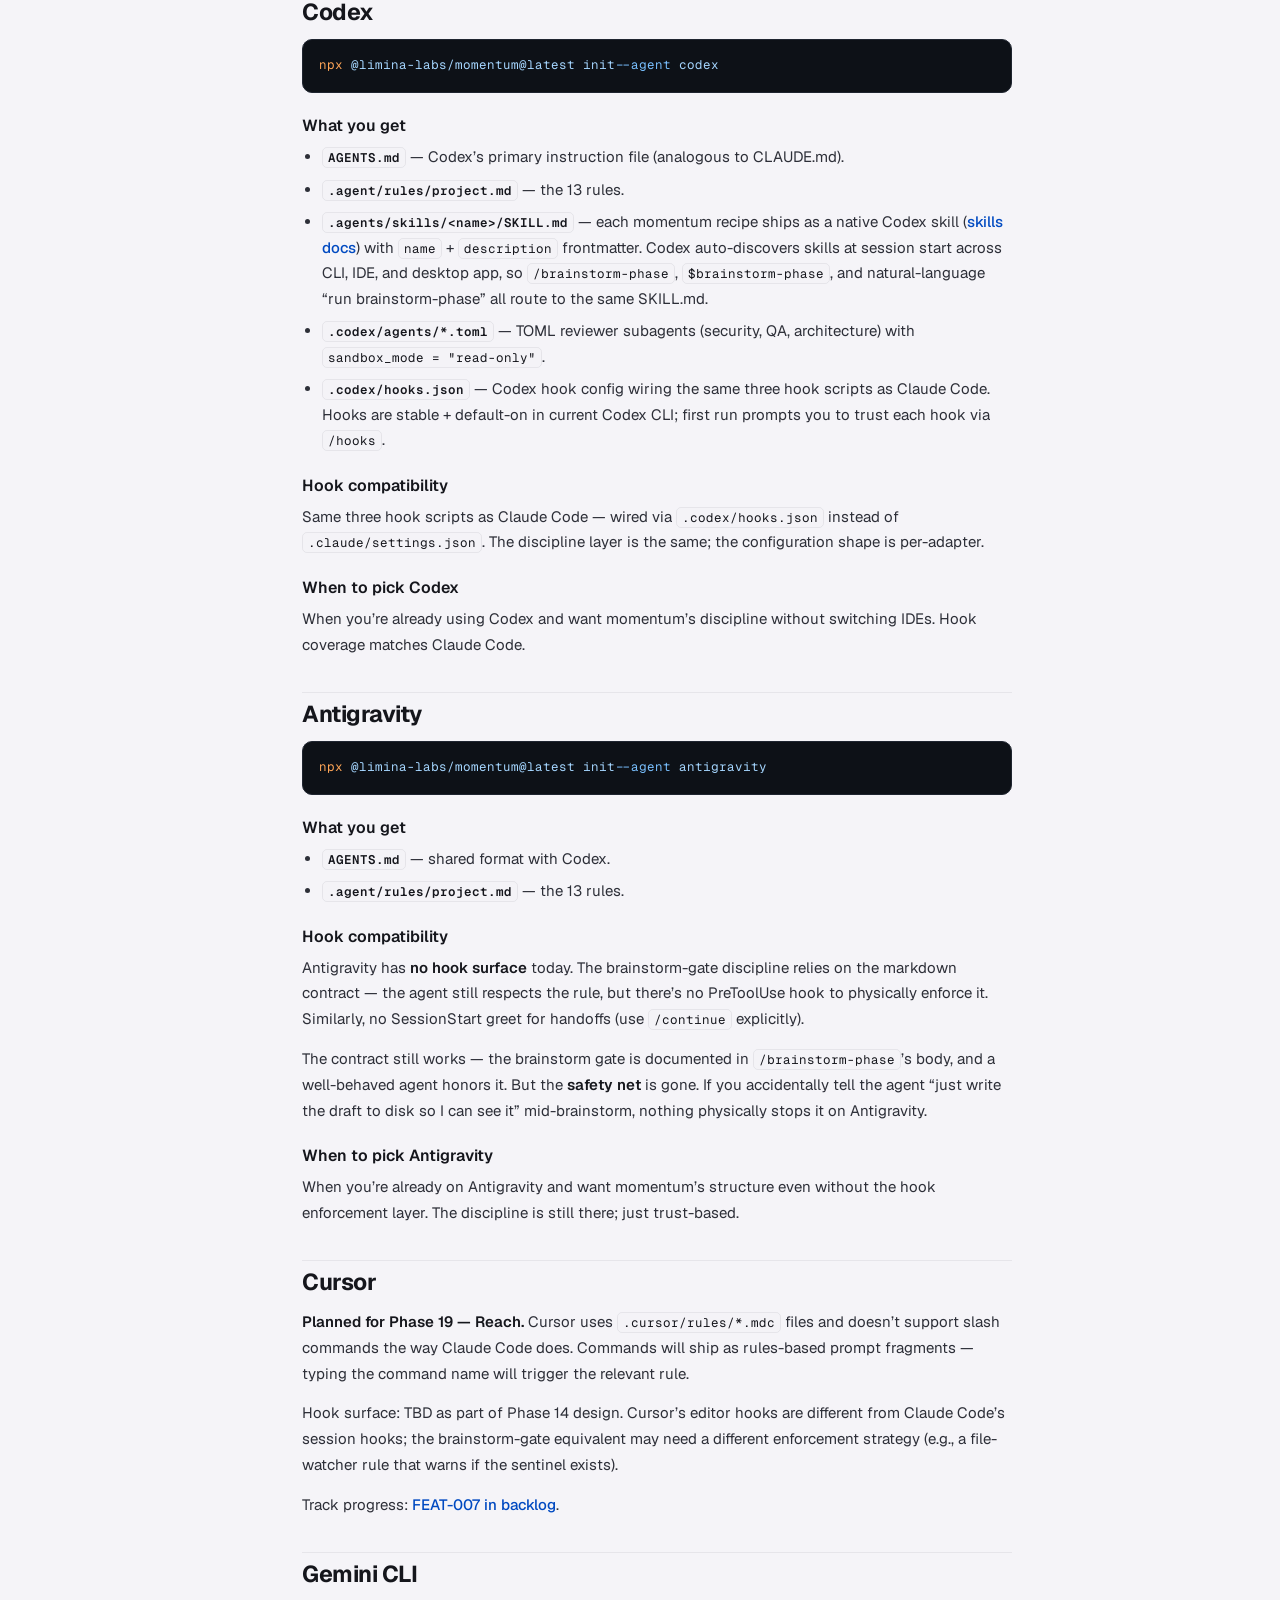
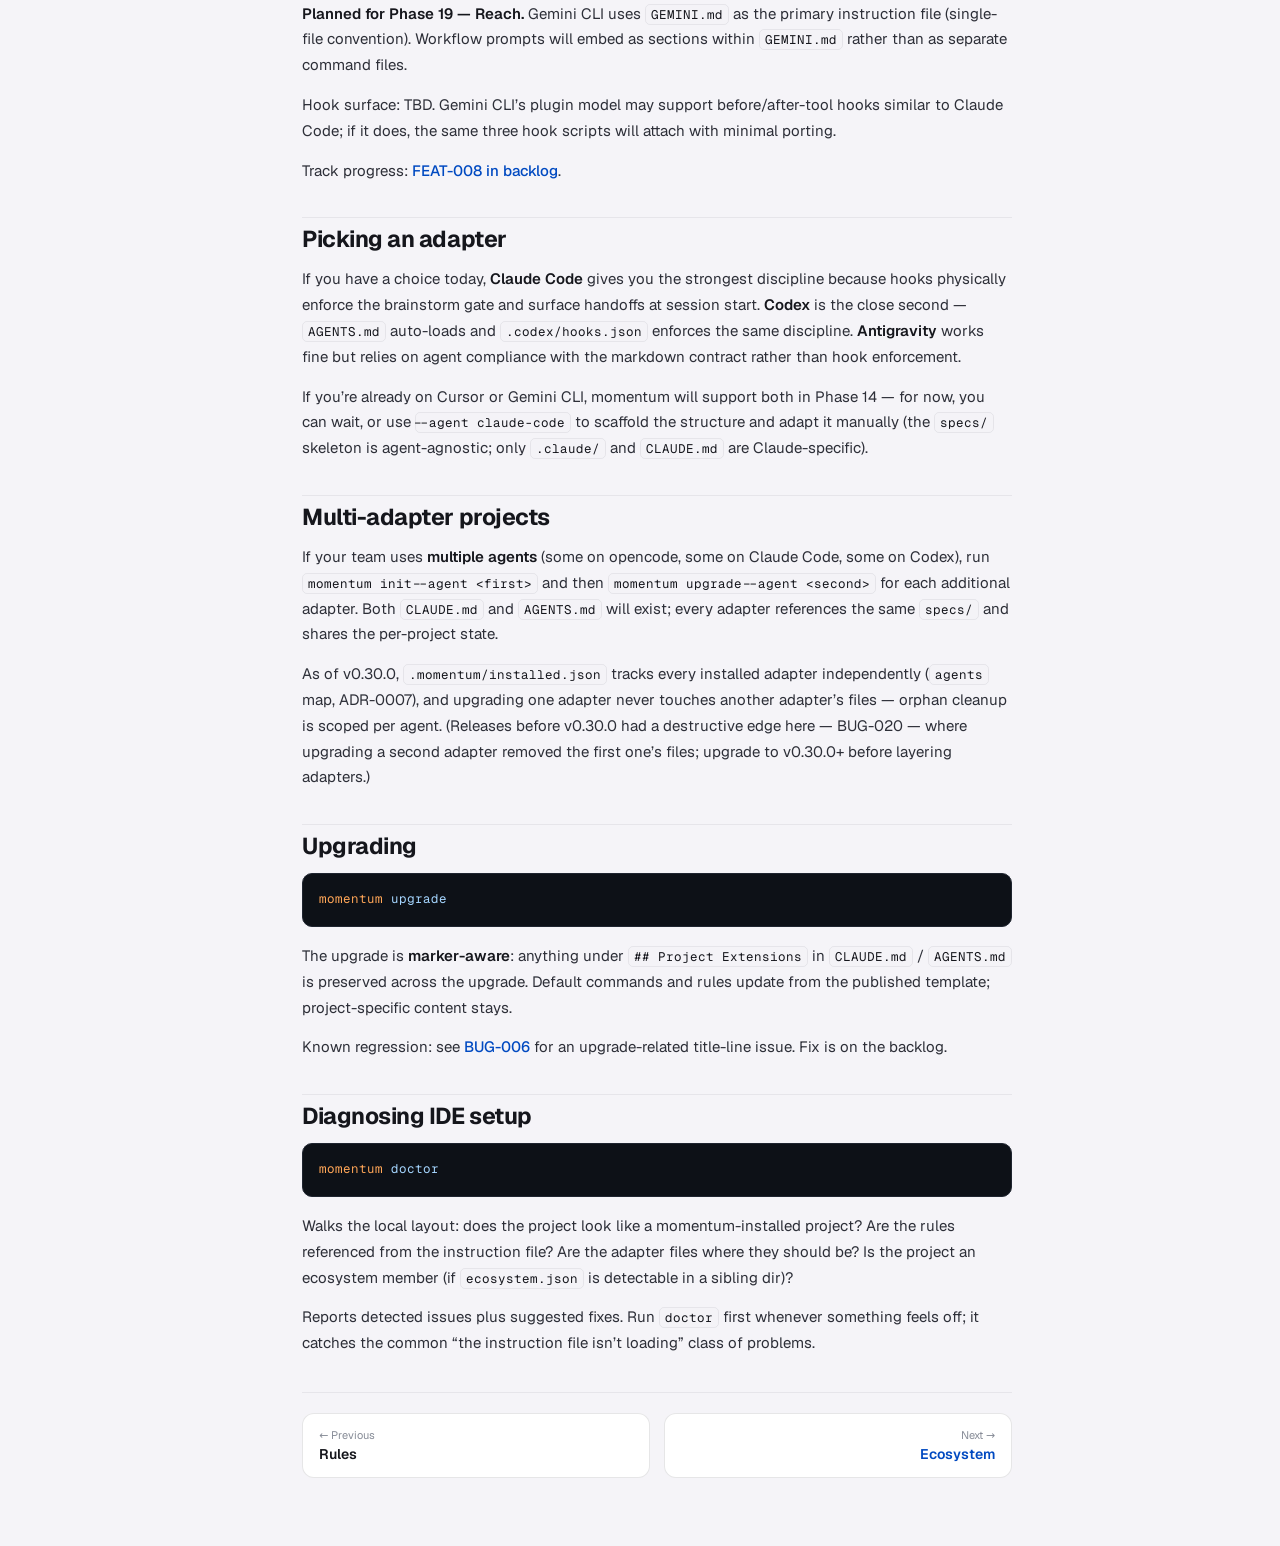
<file: ide-support/index.html>
<!DOCTYPE html><html lang="en"> <head><meta charset="utf-8"><meta name="viewport" content="width=device-width, initial-scale=1"><link rel="icon" href="/brand/favicon.svg" type="image/svg+xml"><link rel="icon" href="/brand/png/favicon-32.png" sizes="32x32" type="image/png"><link rel="icon" href="/brand/png/favicon-16.png" sizes="16x16" type="image/png"><link rel="apple-touch-icon" href="/brand/png/momentum-app-180.png"><link rel="manifest" href="/site.webmanifest"><meta name="theme-color" content="#0023ae"><link rel="canonical" href="https://trymomentum.github.io/ide-support/"><title>IDE support — momentum docs</title><meta name="description" content="How momentum installs in opencode, Claude Code, Codex, Antigravity today — and what's coming for Cursor and Gemini CLI."><meta property="og:type" content="website"><meta property="og:title" content="IDE support — momentum docs"><meta property="og:description" content="How momentum installs in opencode, Claude Code, Codex, Antigravity today — and what's coming for Cursor and Gemini CLI."><meta property="og:url" content="https://trymomentum.github.io/ide-support/"><meta property="og:image" content="https://trymomentum.github.io/og/default.png"><meta name="twitter:card" content="summary_large_image"><meta name="twitter:title" content="IDE support — momentum docs"><meta name="twitter:description" content="How momentum installs in opencode, Claude Code, Codex, Antigravity today — and what's coming for Cursor and Gemini CLI."><meta name="twitter:image" content="https://trymomentum.github.io/og/default.png"><script>(function(){try{var t=localStorage.getItem('mm-theme');document.documentElement.dataset.theme=(t==='dark'||t==='light')?t:'light';}catch(e){document.documentElement.dataset.theme='light';}})();</script><script>(function(){try{if(sessionStorage.getItem('mm-swept')){document.documentElement.classList.add('mm-swept');}else{sessionStorage.setItem('mm-swept','1');}}catch(e){}})();</script><link rel="stylesheet" href="/_astro/Icon.CfDLM5Ju.css">
<link rel="stylesheet" href="/_astro/_..D1_BWr6T.css"></head> <body> <div class="ambient-layer" aria-hidden="true"></div> <div class="page mm-docs">  <header class="tb"> <nav class="tb-pillbar"> <a class="mm-brand tb-brand" href="/" aria-label="momentum"> <svg class="mm-mark" viewBox="0 0 48 48" width="24" height="24" fill="none" aria-hidden="true"> <path class="c c1" d="M11 15 20 24 11 33"></path> <path class="c c2" d="M20 15 29 24 20 33"></path> <path class="c c3" d="M29 15 38 24 29 33"></path> </svg> <span class="mm-word">momentum</span>  <span class="tb-pill">docs</span>  </a>  <script type="module">const t=document.documentElement;t.classList.contains("mm-swept")||window.setTimeout(()=>t.classList.add("mm-swept"),850);const s=window.matchMedia("(prefers-reduced-motion: reduce)");for(const e of document.querySelectorAll(".mm-brand"))e.addEventListener("mouseenter",()=>{s.matches||(e.classList.remove("mm-sweep"),e.getBoundingClientRect(),e.classList.add("mm-sweep"))});</script> <button type="button" class="tb-search" data-open-palette aria-label="Search docs"> <svg width="1em" height="1em" class="ic" data-icon="lucide:search">   <symbol id="ai:lucide:search" viewBox="0 0 24 24"><g fill="none" stroke="currentColor" stroke-linecap="round" stroke-linejoin="round" stroke-width="2"><path d="m21 21l-4.34-4.34"/><circle cx="11" cy="11" r="8"/></g></symbol><use href="#ai:lucide:search"></use>  </svg> <span>Search docs</span> <kbd>⌘K</kbd> </button> <div class="tb-right"> <button type="button" class="tb-icon tb-menu" data-toggle-sidebar aria-label="Toggle navigation"> <svg width="1em" height="1em" class="ic" data-icon="lucide:menu">   <symbol id="ai:lucide:menu" viewBox="0 0 24 24"><path fill="none" stroke="currentColor" stroke-linecap="round" stroke-linejoin="round" stroke-width="2" d="M4 5h16M4 12h16M4 19h16"/></symbol><use href="#ai:lucide:menu"></use>  </svg> </button> <button type="button" class="tb-icon" data-toggle-theme aria-label="Toggle theme"> <svg width="1em" height="1em" class="ic" data-icon="lucide:sun-moon">   <symbol id="ai:lucide:sun-moon" viewBox="0 0 24 24"><path fill="none" stroke="currentColor" stroke-linecap="round" stroke-linejoin="round" stroke-width="2" d="M12 2v2m2.837 12.385a6 6 0 1 1-7.223-7.222c.624-.147.97.66.715 1.248a4 4 0 0 0 5.26 5.259c.589-.255 1.396.09 1.248.715M16 12a4 4 0 0 0-4-4m7-3l-1.256 1.256M20 12h2"/></symbol><use href="#ai:lucide:sun-moon"></use>  </svg> </button> <a class="tb-icon" href="https://github.com/LiminaLabsAI/momentum" target="_blank" rel="noopener" aria-label="GitHub"> <svg viewBox="0 0 24 24" width="17" height="17" fill="currentColor" aria-hidden="true"><path d="M12 .5A11.5 11.5 0 0 0 .5 12a11.5 11.5 0 0 0 7.86 10.92c.58.1.79-.25.79-.56v-2c-3.2.7-3.88-1.36-3.88-1.36-.53-1.34-1.29-1.7-1.29-1.7-1.05-.72.08-.7.08-.7 1.16.08 1.77 1.2 1.77 1.2 1.03 1.77 2.7 1.26 3.36.96.1-.75.4-1.26.73-1.55-2.55-.29-5.24-1.28-5.24-5.68 0-1.26.45-2.28 1.19-3.09-.12-.29-.52-1.46.11-3.05 0 0 .97-.31 3.18 1.18a11 11 0 0 1 5.8 0c2.2-1.49 3.17-1.18 3.17-1.18.63 1.59.23 2.76.11 3.05.74.81 1.19 1.83 1.19 3.09 0 4.41-2.69 5.38-5.25 5.67.41.36.78 1.05.78 2.12v3.14c0 .31.21.67.8.56A11.5 11.5 0 0 0 23.5 12 11.5 11.5 0 0 0 12 .5Z"></path></svg> </a> </div> </nav> </header> <div class="docs-grid" id="top"> <!-- SIDEBAR --> <aside class="sidebar" data-sidebar> <nav> <div class="side-group"> <p class="side-label">Start here</p> <a class="side-link" href="/getting-started/"> Getting started </a><a class="side-link" href="/concepts/"> Concepts </a><a class="side-link" href="/parallel-work/"> Parallel work </a> </div><div class="side-group"> <p class="side-label">Reference</p> <a class="side-link" href="/skills/"> Skills </a><a class="side-link" href="/rules/"> Rules </a><a class="side-link active" href="/ide-support/" aria-current="page"> IDE support </a> </div><div class="side-group"> <p class="side-label">Orchestration</p> <a class="side-link" href="/ecosystem/"> Ecosystem </a><a class="side-link" href="/orchestration/"> Cross-project actions </a><a class="side-link" href="/team/"> Team mode </a><a class="side-link" href="/swarm/"> Swarm </a> </div><div class="side-group"> <p class="side-label">More</p> <a class="side-link" href="/faq/"> FAQ </a><a class="side-link" href="/about/"> About </a> </div> </nav> </aside> <div class="sidebar-scrim" data-sidebar-scrim aria-hidden="true"></div> <!-- ARTICLE --> <main class="article"> <div class="doc-wrap"> <div class="doc-crumb"> Reference<span class="sep">›</span><span class="cur">IDE support</span> </div> <div class="doc-head"> <h1>IDE support</h1> </div> <p class="doc-lead">How momentum installs in opencode, Claude Code, Codex, Antigravity today — and what&#39;s coming for Cursor and Gemini CLI.</p> <article class="doc"> <p>momentum is <strong>agent-agnostic</strong>. The same commands, rules, and workflow ship
to every adapter; what changes is where the instruction file lives, how
hooks attach, and which slash-command surface the IDE exposes.</p>






















































<table><thead><tr><th>Agent</th><th>Status</th><th>Primary instruction file</th><th>Hook surface</th><th>Slash commands</th></tr></thead><tbody><tr><td><a href="#opencode">opencode</a></td><td>Available</td><td><code>AGENTS.md</code></td><td><code>.opencode/plugins/momentum.js</code> — tool.execute.before/after + session banners via the event bus</td><td>Native <code>.opencode/commands/*.md</code></td></tr><tr><td><a href="#claude-code">Claude Code</a></td><td>Available</td><td><code>CLAUDE.md</code></td><td><code>.claude/settings.json</code> — PreToolUse, PostToolUse, SessionStart</td><td>Native <code>.claude/commands/*.md</code></td></tr><tr><td><a href="#codex">Codex</a></td><td>Testing pending</td><td><code>AGENTS.md</code></td><td><code>.codex/hooks.json</code> (PreToolUse / PostToolUse / SessionStart, <code>apply_patch|Bash</code>)</td><td>Native skills at <code>.agents/skills/&#x3C;name>/SKILL.md</code></td></tr><tr><td><a href="#antigravity">Antigravity</a></td><td>Available</td><td><code>AGENTS.md</code></td><td><code>.agents/hooks.json</code> (`run_command</td><td>view_file</td></tr><tr><td><a href="#cursor">Cursor</a></td><td>Planned (Phase 19 — Reach)</td><td><code>.cursor/rules/</code></td><td>TBD</td><td>Rules-based prompt fragments</td></tr><tr><td><a href="#gemini-cli">Gemini CLI</a></td><td>Planned (Phase 19 — Reach)</td><td><code>GEMINI.md</code></td><td>TBD</td><td>Embedded sections</td></tr></tbody></table>
<blockquote>
<p><strong>Status legend.</strong> <em>Available</em> = installed adapter + live-runtime verified. <em>Testing pending</em> = adapter ships and unit-tests pass, but full live-runtime smoke against the actual CLI is still being validated (tracked as VAL-001 for Codex). <em>Planned</em> = adapter not yet built.</p>
</blockquote>
<h2 id="opencode">opencode</h2>
<p>Fully live-validated adapter — every capability momentum tracks is lit
(hooks, slash commands, subagents, parallel subagents, skills, session
banners), each earned against the real opencode runtime.</p>
<pre class="astro-code github-dark-default" style="background-color:#0d1117;color:#e6edf3; overflow-x: auto;" tabindex="0" data-language="bash"><code><span class="line"><span style="color:#FFA657">npx</span><span style="color:#A5D6FF"> @limina-labs/momentum@latest</span><span style="color:#A5D6FF"> init</span><span style="color:#79C0FF"> --agent</span><span style="color:#A5D6FF"> opencode</span></span></code></pre>
<h3 id="what-you-get">What you get</h3>
<ul>
<li><strong><code>AGENTS.md</code></strong> at the project root — opencode’s primary instruction file,
generated from momentum’s single-source rulebook.</li>
<li><strong><code>.opencode/commands/*.md</code></strong> — every momentum recipe as a native slash
command, with <code>description</code> frontmatter for the TUI command picker.</li>
<li><strong><code>.opencode/plugins/momentum.js</code></strong> — one self-contained plugin wiring the
whole enforcement layer: the brainstorm gate (blocks the tool call by
throwing), the Rule 8 history reminder, session-start banners (ecosystem
context + pending handoffs), and the ecosystem session log (commit / PR
events append automatically).</li>
<li><strong><code>.opencode/agents/*.md</code></strong> — three reviewer subagents (security, QA,
architecture) with sandbox-level read-only permissions (<code>edit: deny</code> +
bash allowlist), plus the swarm supervisor.</li>
<li><strong><code>.opencode/skills/momentum-orient/SKILL.md</code></strong> — Rule 1 orientation as a
native skill, loaded on demand by opencode’s skill tool.</li>
</ul>
<h3 id="hook-compatibility">Hook compatibility</h3>

























<table><thead><tr><th>Hook</th><th>What it does</th><th>When it fires</th></tr></thead><tbody><tr><td><strong><code>tool.execute.before</code></strong></td><td>Brainstorm gate — throws on write-class tools targeting <code>specs/</code> while <code>.momentum/brainstorm-active</code> exists</td><td>Before every tool call</td></tr><tr><td><strong><code>tool.execute.after</code></strong></td><td>History reminder for meaningful edits; bash completions feed the ecosystem session log (commit / PR events) via the shared hook scripts</td><td>After write-class and bash tool calls</td></tr><tr><td><strong><code>event</code> (session.created)</strong></td><td>Ecosystem context + pending-handoff banners — same output as every other adapter’s SessionStart hook</td><td>At session start in TUI and served sessions (excluded from <code>opencode run</code> non-interactive mode)</td></tr></tbody></table>
<p>The plugin reads the same <code>.momentum/</code> sentinels and delegates to the same
installed shell scripts as the other adapters — enforcement semantics are
identical across platforms.</p>
<h3 id="when-to-pick-opencode">When to pick opencode</h3>
<p>When you want an open-source, terminal-first agent with momentum’s entire
capability surface live-verified — including native project-level skills
and parallel subagents, which no other adapter has validated yet.</p>
<h2 id="claude-code">Claude Code</h2>
<p>The richest hook surface today.</p>
<pre class="astro-code github-dark-default" style="background-color:#0d1117;color:#e6edf3; overflow-x: auto;" tabindex="0" data-language="bash"><code><span class="line"><span style="color:#FFA657">npx</span><span style="color:#A5D6FF"> @limina-labs/momentum@latest</span><span style="color:#A5D6FF"> init</span><span style="color:#79C0FF"> --agent</span><span style="color:#A5D6FF"> claude-code</span></span></code></pre>
<h3 id="what-you-get-1">What you get</h3>
<ul>
<li><strong><code>CLAUDE.md</code></strong> at the project root — Claude Code reads this automatically
at session start.</li>
<li><strong><code>.agent/rules/project.md</code></strong> — the 13 autonomous rules (referenced from
<code>CLAUDE.md</code>).</li>
<li><strong><code>.claude/commands/*.md</code></strong> — all 15+ slash commands available natively.</li>
<li><strong><code>.claude/settings.json</code></strong> — hook wiring for the three hook surfaces.</li>
<li><strong><code>scripts/check-history-reminder.sh</code></strong> — PostToolUse hook; reminds
about Rule 8 after edits to significant files.</li>
<li><strong><code>scripts/brainstorm-gate.sh</code></strong> — PreToolUse hook; blocks Write/Edit
on <code>specs/</code> paths during <code>/brainstorm-phase</code>.</li>
<li><strong><code>scripts/sessionstart-handoff.sh</code></strong> — SessionStart hook; auto-greets
pending handoffs in <code>.momentum/inbox/</code>.</li>
</ul>
<h3 id="hook-compatibility-1">Hook compatibility</h3>

























<table><thead><tr><th>Hook</th><th>What it does</th><th>When it fires</th></tr></thead><tbody><tr><td><strong>PreToolUse</strong> (<code>brainstorm-gate.sh</code>)</td><td>Blocks <code>Write</code>/<code>Edit</code>/<code>MultiEdit</code> calls targeting <code>specs/</code> paths when <code>.momentum/brainstorm-active</code> exists</td><td>Before every tool call during a brainstorm session</td></tr><tr><td><strong>PostToolUse</strong> (<code>check-history-reminder.sh</code>)</td><td>Reminds the agent to log a history entry when significant files (status, backlog, phase tasks, decisions, architecture) are edited; opportunistically appends to ecosystem session log</td><td>After every Write/Edit/Bash call</td></tr><tr><td><strong>SessionStart</strong> (<code>sessionstart-handoff.sh</code>)</td><td>Scans <code>.momentum/inbox/</code> for pending handoffs, banners + <code>[y/skip]</code> prompt</td><td>At each new session start</td></tr></tbody></table>
<p>Hooks are the strongest discipline-enforcement layer: brainstorm-gate
physically prevents premature disk writes, the history reminder closes the
“I’ll log it later” failure mode, SessionStart eliminates the “did anyone
hand work off to me?” check.</p>
<h3 id="when-to-pick-claude-code">When to pick Claude Code</h3>
<p>When you want the strongest discipline. The hooks make Rules 7 (brainstorm
gate), 8 (history), and the handoff pickup all enforced rather than
contractual.</p>
<h2 id="codex">Codex</h2>
<pre class="astro-code github-dark-default" style="background-color:#0d1117;color:#e6edf3; overflow-x: auto;" tabindex="0" data-language="bash"><code><span class="line"><span style="color:#FFA657">npx</span><span style="color:#A5D6FF"> @limina-labs/momentum@latest</span><span style="color:#A5D6FF"> init</span><span style="color:#79C0FF"> --agent</span><span style="color:#A5D6FF"> codex</span></span></code></pre>
<h3 id="what-you-get-2">What you get</h3>
<ul>
<li><strong><code>AGENTS.md</code></strong> — Codex’s primary instruction file (analogous to CLAUDE.md).</li>
<li><strong><code>.agent/rules/project.md</code></strong> — the 13 rules.</li>
<li><strong><code>.agents/skills/&#x3C;name>/SKILL.md</code></strong> — each momentum recipe ships as a
native Codex skill (<a href="https://developers.openai.com/codex/skills">skills docs</a>)
with <code>name</code> + <code>description</code> frontmatter. Codex auto-discovers skills at
session start across CLI, IDE, and desktop app, so <code>/brainstorm-phase</code>,
<code>$brainstorm-phase</code>, and natural-language “run brainstorm-phase” all
route to the same SKILL.md.</li>
<li><strong><code>.codex/agents/*.toml</code></strong> — TOML reviewer subagents (security, QA,
architecture) with <code>sandbox_mode = "read-only"</code>.</li>
<li><strong><code>.codex/hooks.json</code></strong> — Codex hook config wiring the same three hook
scripts as Claude Code. Hooks are stable + default-on in current Codex CLI;
first run prompts you to trust each hook via <code>/hooks</code>.</li>
</ul>
<h3 id="hook-compatibility-2">Hook compatibility</h3>
<p>Same three hook scripts as Claude Code — wired via <code>.codex/hooks.json</code>
instead of <code>.claude/settings.json</code>. The discipline layer is the same; the
configuration shape is per-adapter.</p>
<h3 id="when-to-pick-codex">When to pick Codex</h3>
<p>When you’re already using Codex and want momentum’s discipline without
switching IDEs. Hook coverage matches Claude Code.</p>
<h2 id="antigravity">Antigravity</h2>
<pre class="astro-code github-dark-default" style="background-color:#0d1117;color:#e6edf3; overflow-x: auto;" tabindex="0" data-language="bash"><code><span class="line"><span style="color:#FFA657">npx</span><span style="color:#A5D6FF"> @limina-labs/momentum@latest</span><span style="color:#A5D6FF"> init</span><span style="color:#79C0FF"> --agent</span><span style="color:#A5D6FF"> antigravity</span></span></code></pre>
<h3 id="what-you-get-3">What you get</h3>
<ul>
<li><strong><code>AGENTS.md</code></strong> — shared format with Codex.</li>
<li><strong><code>.agent/rules/project.md</code></strong> — the 13 rules.</li>
</ul>
<h3 id="hook-compatibility-3">Hook compatibility</h3>
<p>Antigravity has <strong>no hook surface</strong> today. The brainstorm-gate discipline
relies on the markdown contract — the agent still respects the rule, but
there’s no PreToolUse hook to physically enforce it. Similarly, no
SessionStart greet for handoffs (use <code>/continue</code> explicitly).</p>
<p>The contract still works — the brainstorm gate is documented in
<code>/brainstorm-phase</code>’s body, and a well-behaved agent honors it. But the
<strong>safety net</strong> is gone. If you accidentally tell the agent “just write the
draft to disk so I can see it” mid-brainstorm, nothing physically stops it
on Antigravity.</p>
<h3 id="when-to-pick-antigravity">When to pick Antigravity</h3>
<p>When you’re already on Antigravity and want momentum’s structure even
without the hook enforcement layer. The discipline is still there; just
trust-based.</p>
<h2 id="cursor">Cursor</h2>
<p><strong>Planned for Phase 19 — Reach.</strong> Cursor uses <code>.cursor/rules/*.mdc</code> files and
doesn’t support slash commands the way Claude Code does. Commands will ship
as rules-based prompt fragments — typing the command name will trigger the
relevant rule.</p>
<p>Hook surface: TBD as part of Phase 14 design. Cursor’s editor hooks are
different from Claude Code’s session hooks; the brainstorm-gate equivalent
may need a different enforcement strategy (e.g., a file-watcher rule that
warns if the sentinel exists).</p>
<p>Track progress: <a href="https://github.com/LiminaLabsAI/momentum/blob/main/specs/backlog/backlog.md">FEAT-007 in backlog</a>.</p>
<h2 id="gemini-cli">Gemini CLI</h2>
<p><strong>Planned for Phase 19 — Reach.</strong> Gemini CLI uses <code>GEMINI.md</code> as the primary
instruction file (single-file convention). Workflow prompts will embed as
sections within <code>GEMINI.md</code> rather than as separate command files.</p>
<p>Hook surface: TBD. Gemini CLI’s plugin model may support before/after-tool
hooks similar to Claude Code; if it does, the same three hook scripts will
attach with minimal porting.</p>
<p>Track progress: <a href="https://github.com/LiminaLabsAI/momentum/blob/main/specs/backlog/backlog.md">FEAT-008 in backlog</a>.</p>
<h2 id="picking-an-adapter">Picking an adapter</h2>
<p>If you have a choice today, <strong>Claude Code</strong> gives you the strongest
discipline because hooks physically enforce the brainstorm gate and surface
handoffs at session start. <strong>Codex</strong> is the close second — <code>AGENTS.md</code>
auto-loads and <code>.codex/hooks.json</code> enforces the same discipline.
<strong>Antigravity</strong> works fine but relies on agent compliance with the markdown
contract rather than hook enforcement.</p>
<p>If you’re already on Cursor or Gemini CLI, momentum will support both in
Phase 14 — for now, you can wait, or use <code>--agent claude-code</code> to scaffold
the structure and adapt it manually (the <code>specs/</code> skeleton is agent-agnostic;
only <code>.claude/</code> and <code>CLAUDE.md</code> are Claude-specific).</p>
<h2 id="multi-adapter-projects">Multi-adapter projects</h2>
<p>If your team uses <strong>multiple agents</strong> (some on opencode, some on Claude
Code, some on Codex), run <code>momentum init --agent &#x3C;first></code> and then
<code>momentum upgrade --agent &#x3C;second></code> for each additional adapter. Both
<code>CLAUDE.md</code> and <code>AGENTS.md</code> will exist; every adapter references the same
<code>specs/</code> and shares the per-project state.</p>
<p>As of v0.30.0, <code>.momentum/installed.json</code> tracks every installed adapter
independently (<code>agents</code> map, ADR-0007), and upgrading one adapter never
touches another adapter’s files — orphan cleanup is scoped per agent.
(Releases before v0.30.0 had a destructive edge here — BUG-020 — where
upgrading a second adapter removed the first one’s files; upgrade to
v0.30.0+ before layering adapters.)</p>
<h2 id="upgrading">Upgrading</h2>
<pre class="astro-code github-dark-default" style="background-color:#0d1117;color:#e6edf3; overflow-x: auto;" tabindex="0" data-language="bash"><code><span class="line"><span style="color:#FFA657">momentum</span><span style="color:#A5D6FF"> upgrade</span></span></code></pre>
<p>The upgrade is <strong>marker-aware</strong>: anything under <code>## Project Extensions</code> in
<code>CLAUDE.md</code> / <code>AGENTS.md</code> is preserved across the upgrade. Default commands
and rules update from the published template; project-specific content
stays.</p>
<p>Known regression: see <a href="https://github.com/LiminaLabsAI/momentum/blob/main/specs/backlog/backlog.md">BUG-006</a>
for an upgrade-related title-line issue. Fix is on the backlog.</p>
<h2 id="diagnosing-ide-setup">Diagnosing IDE setup</h2>
<pre class="astro-code github-dark-default" style="background-color:#0d1117;color:#e6edf3; overflow-x: auto;" tabindex="0" data-language="bash"><code><span class="line"><span style="color:#FFA657">momentum</span><span style="color:#A5D6FF"> doctor</span></span></code></pre>
<p>Walks the local layout: does the project look like a momentum-installed
project? Are the rules referenced from the instruction file? Are the
adapter files where they should be? Is the project an ecosystem member
(if <code>ecosystem.json</code> is detectable in a sibling dir)?</p>
<p>Reports detected issues plus suggested fixes. Run <code>doctor</code> first whenever
something feels off; it catches the common “the instruction file isn’t
loading” class of problems.</p> </article> <nav class="prevnext"> <a class="pn pn-prev" href="/rules/"> <span class="pn-dir">← Previous</span> <span class="pn-title">Rules</span> </a> <a class="pn pn-next" href="/ecosystem/"> <span class="pn-dir">Next →</span> <span class="pn-title">Ecosystem</span> </a> </nav> </div> </main> <!-- ON THIS PAGE --> <aside class="toc"> <div class="toc-inner"> <p class="side-label">On this page</p> <a class="toc-link" href="#opencode" data-toc="opencode"> opencode </a><a class="toc-link sub" href="#what-you-get" data-toc="what-you-get"> What you get </a><a class="toc-link sub" href="#hook-compatibility" data-toc="hook-compatibility"> Hook compatibility </a><a class="toc-link sub" href="#when-to-pick-opencode" data-toc="when-to-pick-opencode"> When to pick opencode </a><a class="toc-link" href="#claude-code" data-toc="claude-code"> Claude Code </a><a class="toc-link sub" href="#what-you-get-1" data-toc="what-you-get-1"> What you get </a><a class="toc-link sub" href="#hook-compatibility-1" data-toc="hook-compatibility-1"> Hook compatibility </a><a class="toc-link sub" href="#when-to-pick-claude-code" data-toc="when-to-pick-claude-code"> When to pick Claude Code </a><a class="toc-link" href="#codex" data-toc="codex"> Codex </a><a class="toc-link sub" href="#what-you-get-2" data-toc="what-you-get-2"> What you get </a><a class="toc-link sub" href="#hook-compatibility-2" data-toc="hook-compatibility-2"> Hook compatibility </a><a class="toc-link sub" href="#when-to-pick-codex" data-toc="when-to-pick-codex"> When to pick Codex </a><a class="toc-link" href="#antigravity" data-toc="antigravity"> Antigravity </a><a class="toc-link sub" href="#what-you-get-3" data-toc="what-you-get-3"> What you get </a><a class="toc-link sub" href="#hook-compatibility-3" data-toc="hook-compatibility-3"> Hook compatibility </a><a class="toc-link sub" href="#when-to-pick-antigravity" data-toc="when-to-pick-antigravity"> When to pick Antigravity </a><a class="toc-link" href="#cursor" data-toc="cursor"> Cursor </a><a class="toc-link" href="#gemini-cli" data-toc="gemini-cli"> Gemini CLI </a><a class="toc-link" href="#picking-an-adapter" data-toc="picking-an-adapter"> Picking an adapter </a><a class="toc-link" href="#multi-adapter-projects" data-toc="multi-adapter-projects"> Multi-adapter projects </a><a class="toc-link" href="#upgrading" data-toc="upgrading"> Upgrading </a><a class="toc-link" href="#diagnosing-ide-setup" data-toc="diagnosing-ide-setup"> Diagnosing IDE setup </a> </div> </aside> </div>  <div class="palette" data-palette hidden> <div class="palette-box" role="dialog" aria-modal="true" aria-label="Search"> <div class="palette-head"> <svg width="1em" height="1em" viewBox="0 0 24 24" class="ic" data-icon="lucide:search">   <use href="#ai:lucide:search"></use>  </svg> <input type="text" data-palette-input placeholder="Search pages and headings…" aria-label="Search pages and headings"> <kbd>esc</kbd> </div> <div class="palette-results" data-palette-results></div> </div> </div> <script type="application/json" id="mm-nav-data">{"pages":[{"slug":"getting-started","label":"Getting started","group":"Start here"},{"slug":"concepts","label":"Concepts","group":"Start here"},{"slug":"parallel-work","label":"Parallel work","group":"Start here"},{"slug":"skills","label":"Skills","group":"Reference"},{"slug":"rules","label":"Rules","group":"Reference"},{"slug":"ide-support","label":"IDE support","group":"Reference"},{"slug":"ecosystem","label":"Ecosystem","group":"Orchestration"},{"slug":"orchestration","label":"Cross-project actions","group":"Orchestration"},{"slug":"team","label":"Team mode","group":"Orchestration"},{"slug":"swarm","label":"Swarm","group":"Orchestration"},{"slug":"faq","label":"FAQ","group":"More"},{"slug":"about","label":"About","group":"More"}],"headings":[{"id":"opencode","label":"opencode"},{"id":"what-you-get","label":"What you get"},{"id":"hook-compatibility","label":"Hook compatibility"},{"id":"when-to-pick-opencode","label":"When to pick opencode"},{"id":"claude-code","label":"Claude Code"},{"id":"what-you-get-1","label":"What you get"},{"id":"hook-compatibility-1","label":"Hook compatibility"},{"id":"when-to-pick-claude-code","label":"When to pick Claude Code"},{"id":"codex","label":"Codex"},{"id":"what-you-get-2","label":"What you get"},{"id":"hook-compatibility-2","label":"Hook compatibility"},{"id":"when-to-pick-codex","label":"When to pick Codex"},{"id":"antigravity","label":"Antigravity"},{"id":"what-you-get-3","label":"What you get"},{"id":"hook-compatibility-3","label":"Hook compatibility"},{"id":"when-to-pick-antigravity","label":"When to pick Antigravity"},{"id":"cursor","label":"Cursor"},{"id":"gemini-cli","label":"Gemini CLI"},{"id":"picking-an-adapter","label":"Picking an adapter"},{"id":"multi-adapter-projects","label":"Multi-adapter projects"},{"id":"upgrading","label":"Upgrading"},{"id":"diagnosing-ide-setup","label":"Diagnosing IDE setup"}]}</script> </div></body></html>  <script type="module">const h=document.documentElement;for(const e of document.querySelectorAll("[data-toggle-theme]"))e.addEventListener("click",()=>{const t=h.dataset.theme==="dark"?"light":"dark";h.dataset.theme=t;try{localStorage.setItem("mm-theme",t)}catch{}});const g=document.querySelector(".docs-grid");for(const e of document.querySelectorAll("[data-toggle-sidebar]"))e.addEventListener("click",()=>g?.classList.toggle("nav-open"));document.querySelector("[data-sidebar-scrim]")?.addEventListener("click",()=>g?.classList.remove("nav-open"));for(const e of document.querySelectorAll(".doc pre")){const t=document.createElement("button");t.type="button",t.className="code-copy",t.textContent="Copy",t.addEventListener("click",()=>{const o=e.querySelector("code")?.innerText??e.innerText;navigator.clipboard?.writeText(o),t.textContent="Copied",window.setTimeout(()=>t.textContent="Copy",1200)}),e.appendChild(t)}const p=[...document.querySelectorAll(".toc-link")];if(p.length){const e=p.map(o=>o.getAttribute("data-toc")),t=()=>{let o=e[0];for(const n of e){const l=n&&document.getElementById(n);l&&l.getBoundingClientRect().top<=130&&(o=n)}for(const n of p)n.classList.toggle("active",n.getAttribute("data-toc")===o)};window.addEventListener("scroll",t,{passive:!0}),t()}const i=document.querySelector("[data-palette]"),r=document.querySelector("[data-palette-input]"),c=document.querySelector("[data-palette-results]");let f={pages:[],headings:[]};try{f=JSON.parse(document.getElementById("mm-nav-data")?.textContent||"{}")}catch{}function w(e){const t=e.trim().toLowerCase(),o=(f.headings||[]).map(a=>({icon:"hash",label:a.label,sub:"On this page",href:"#"+a.id,jump:!0})),n=(f.pages||[]).map(a=>({icon:"file",label:a.label,sub:a.group,href:"/"+a.slug+"/"}));let l=[...o,...n];return t&&(l=l.filter(a=>a.label.toLowerCase().includes(t)||(a.sub||"").toLowerCase().includes(t))),l.slice(0,8)}let s=0;function m(e){if(!c)return;if(!e.length){c.innerHTML='<div class="pal-empty">No matches</div>';return}const t='<svg viewBox="0 0 24 24" width="15" height="15" fill="none" stroke="currentColor" stroke-width="1.8" stroke-linecap="round" stroke-linejoin="round"><line x1="4" y1="9" x2="20" y2="9"/><line x1="4" y1="15" x2="20" y2="15"/><line x1="10" y1="3" x2="8" y2="21"/><line x1="16" y1="3" x2="14" y2="21"/></svg>',o='<svg viewBox="0 0 24 24" width="15" height="15" fill="none" stroke="currentColor" stroke-width="1.8" stroke-linecap="round" stroke-linejoin="round"><path d="M14 2H6a2 2 0 0 0-2 2v16a2 2 0 0 0 2 2h12a2 2 0 0 0 2-2V8z"/><polyline points="14 2 14 8 20 8"/></svg>';c.innerHTML=e.map((n,l)=>`<a class="pal-item${l===s?" active":""}" href="${n.href}" data-i="${l}"${n.jump?' data-jump="1"':""}>${n.icon==="hash"?t:o}<span class="pal-label">${n.label}</span><span class="pal-sub">${n.sub}</span></a>`).join("")}let d=[];function y(){d=w(r&&"value"in r?r.value:""),s=0,m(d)}function v(){i&&(i.hidden=!1,r&&(r.value="",y(),setTimeout(()=>r.focus(),20)))}function u(){i&&(i.hidden=!0)}function b(e){if(e)if(e.dataset.jump){u();const t=e.getAttribute("href").slice(1),o=document.getElementById(t);o&&window.scrollTo({top:o.getBoundingClientRect().top+window.scrollY-76,behavior:"smooth"})}else window.location.href=e.getAttribute("href")}for(const e of document.querySelectorAll("[data-open-palette]"))e.addEventListener("click",v);r?.addEventListener("input",y);i?.addEventListener("click",e=>{e.target===i&&u()});c?.addEventListener("click",e=>{const t=e.target.closest(".pal-item");t&&t.dataset.jump&&(e.preventDefault(),b(t))});window.addEventListener("keydown",e=>{if((e.metaKey||e.ctrlKey)&&e.key.toLowerCase()==="k")e.preventDefault(),i&&i.hidden?v():u();else if(e.key==="Escape")u();else if(!i?.hidden){const t=[...c?.querySelectorAll(".pal-item")||[]];if(!t.length)return;e.key==="ArrowDown"?(e.preventDefault(),s=(s+1)%t.length,m(d)):e.key==="ArrowUp"?(e.preventDefault(),s=(s-1+t.length)%t.length,m(d)):e.key==="Enter"&&(e.preventDefault(),b(t[s]))}});</script>
</file>
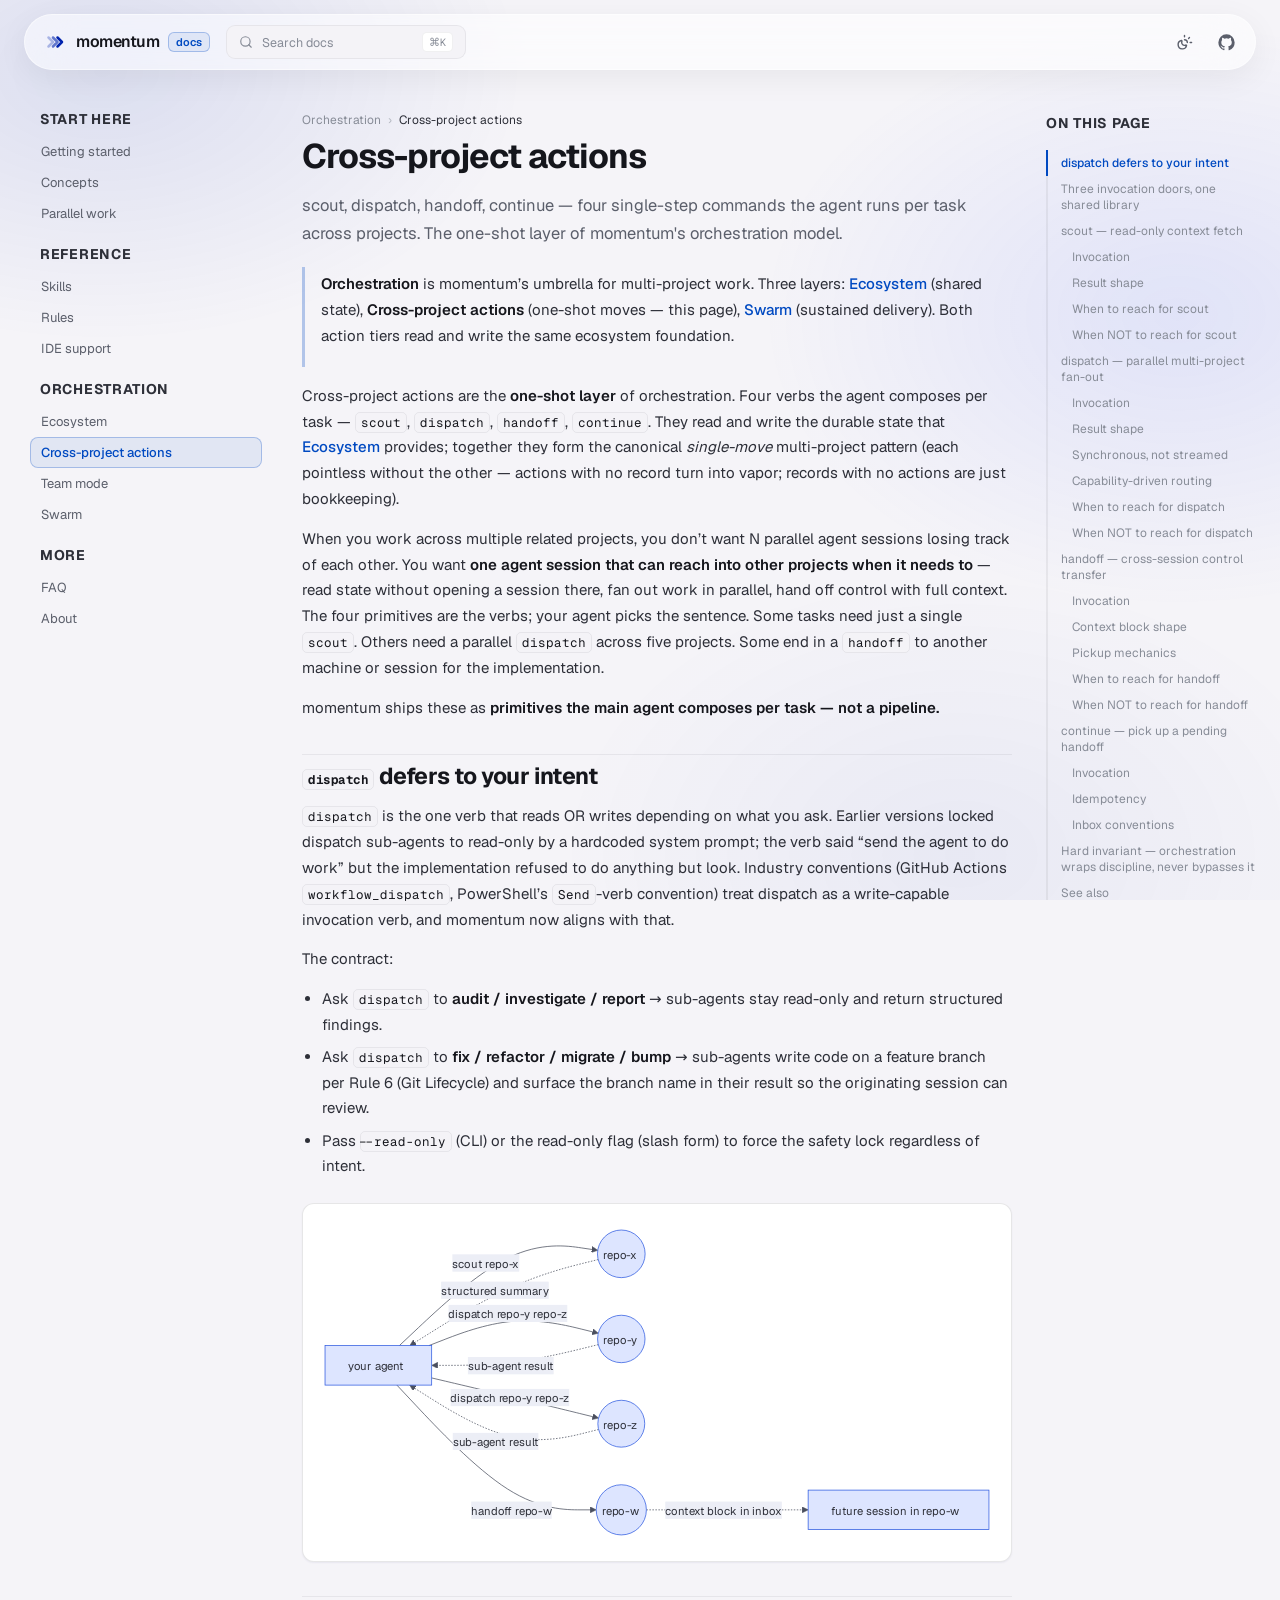
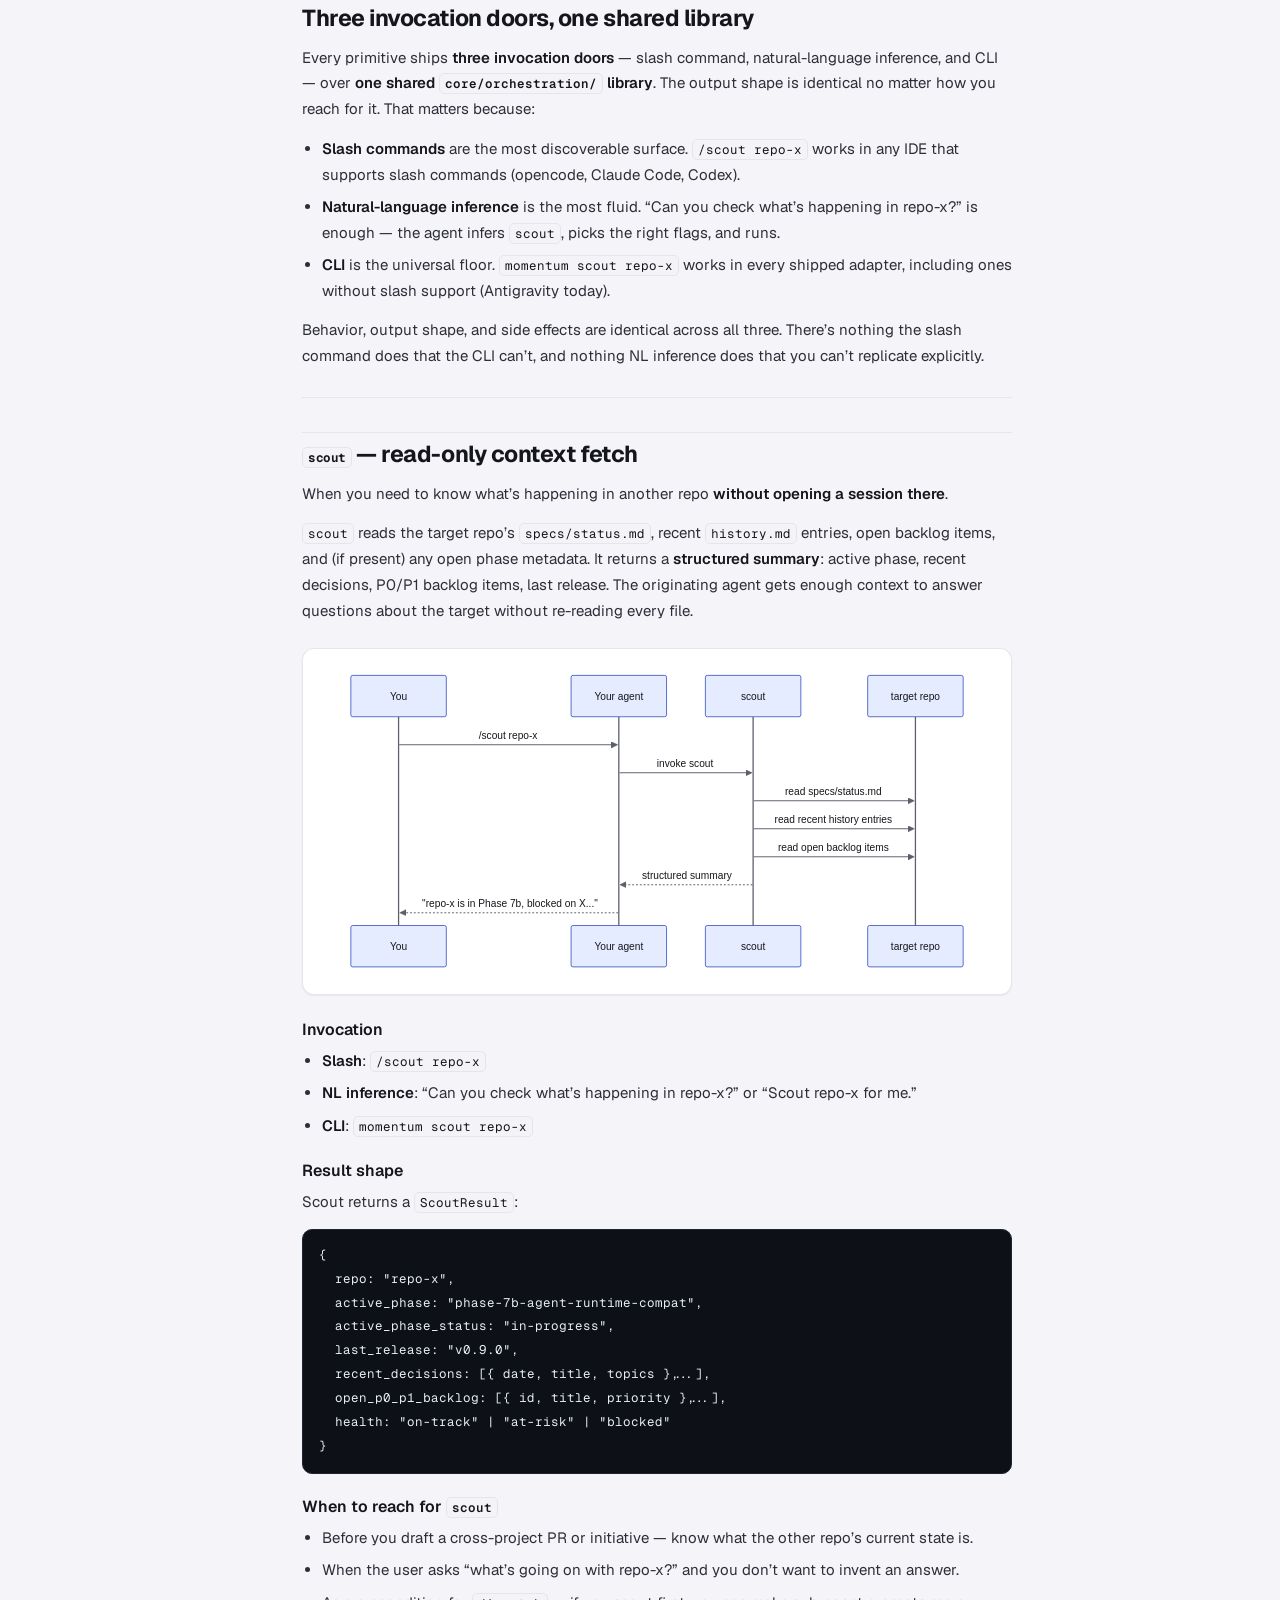
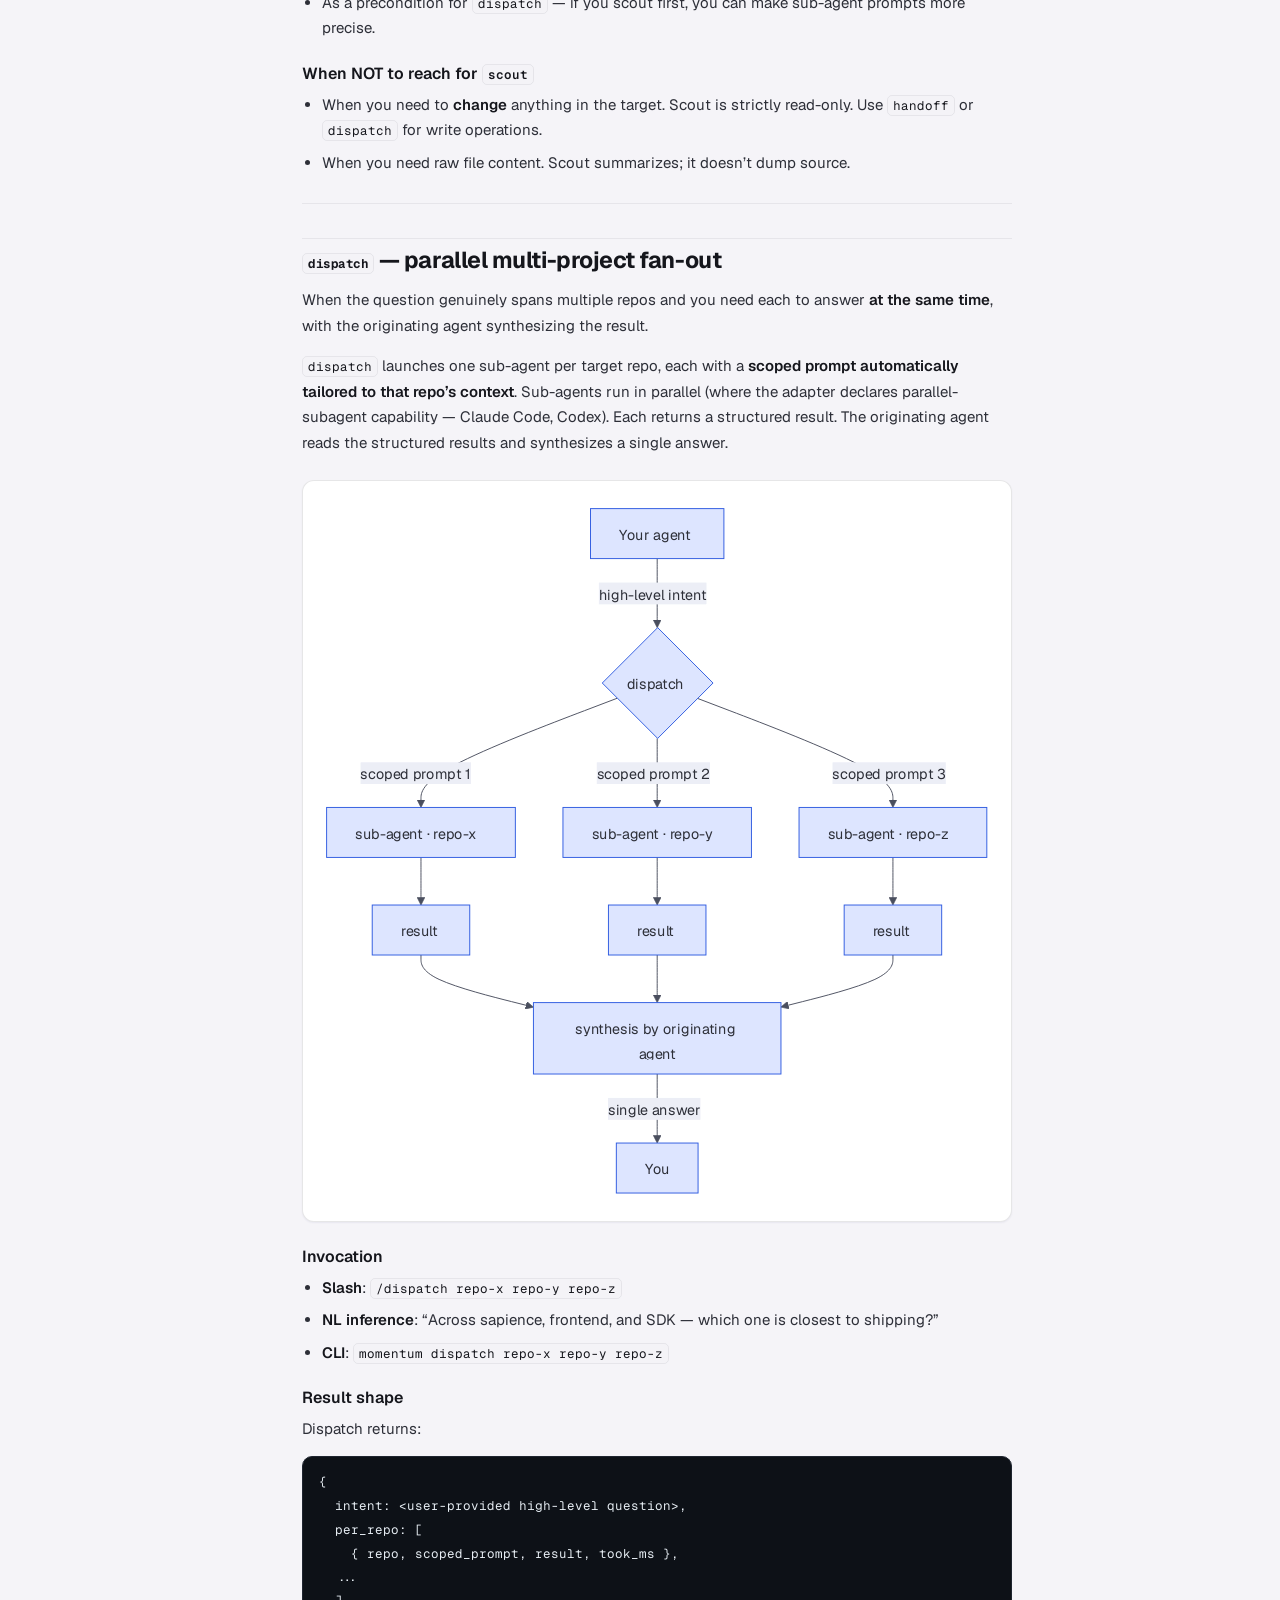
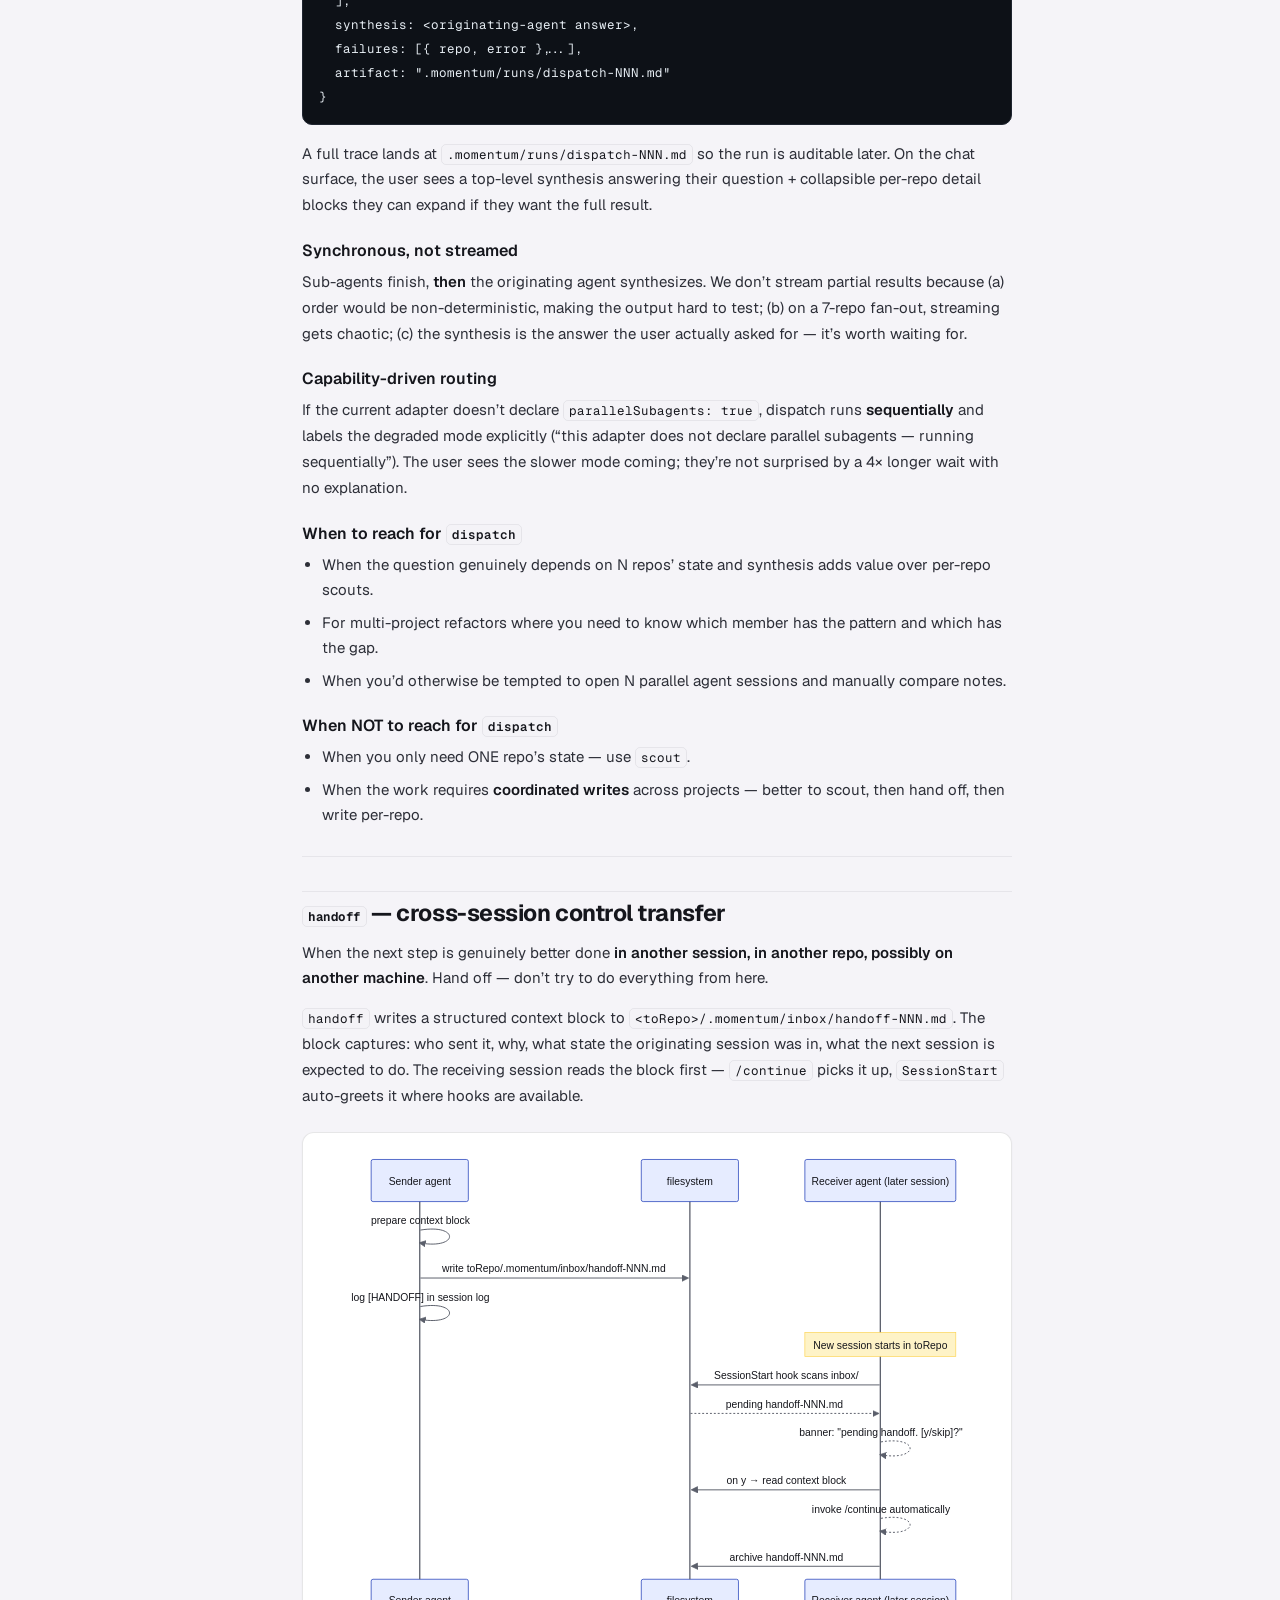
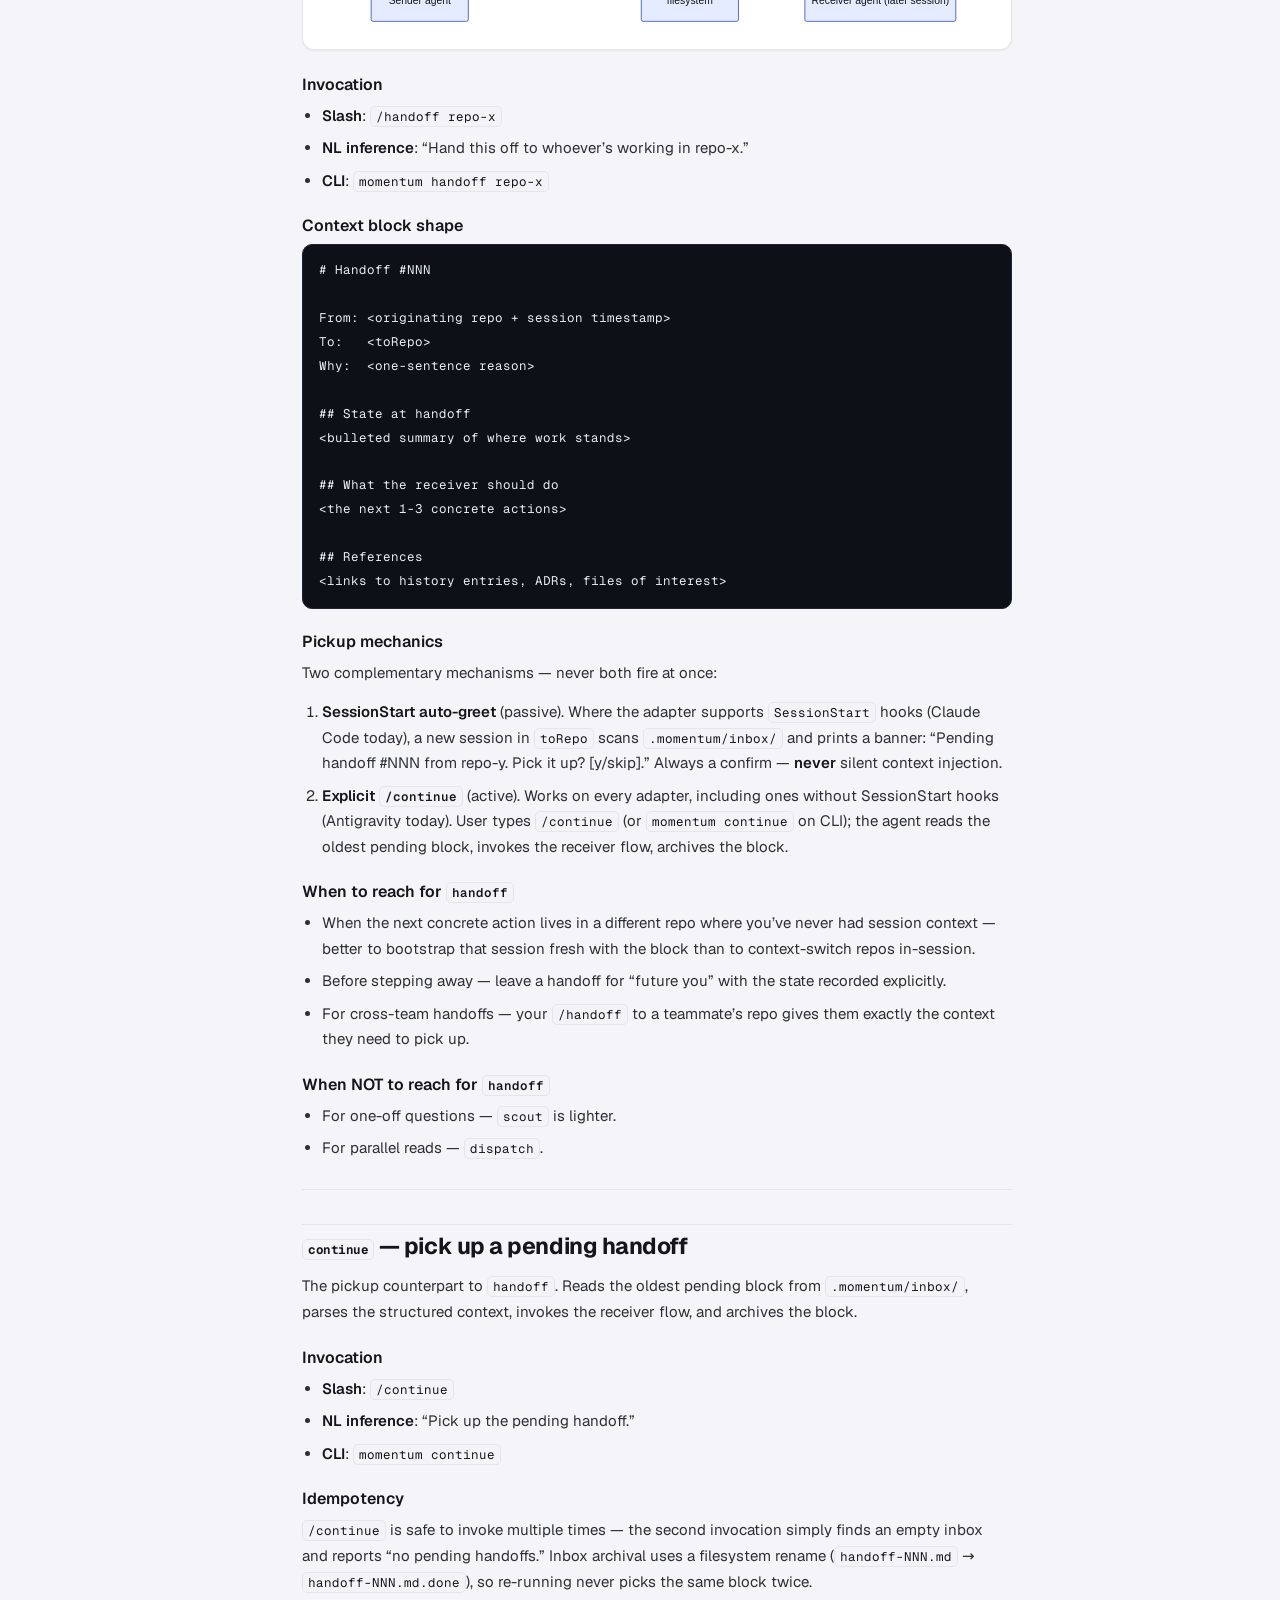
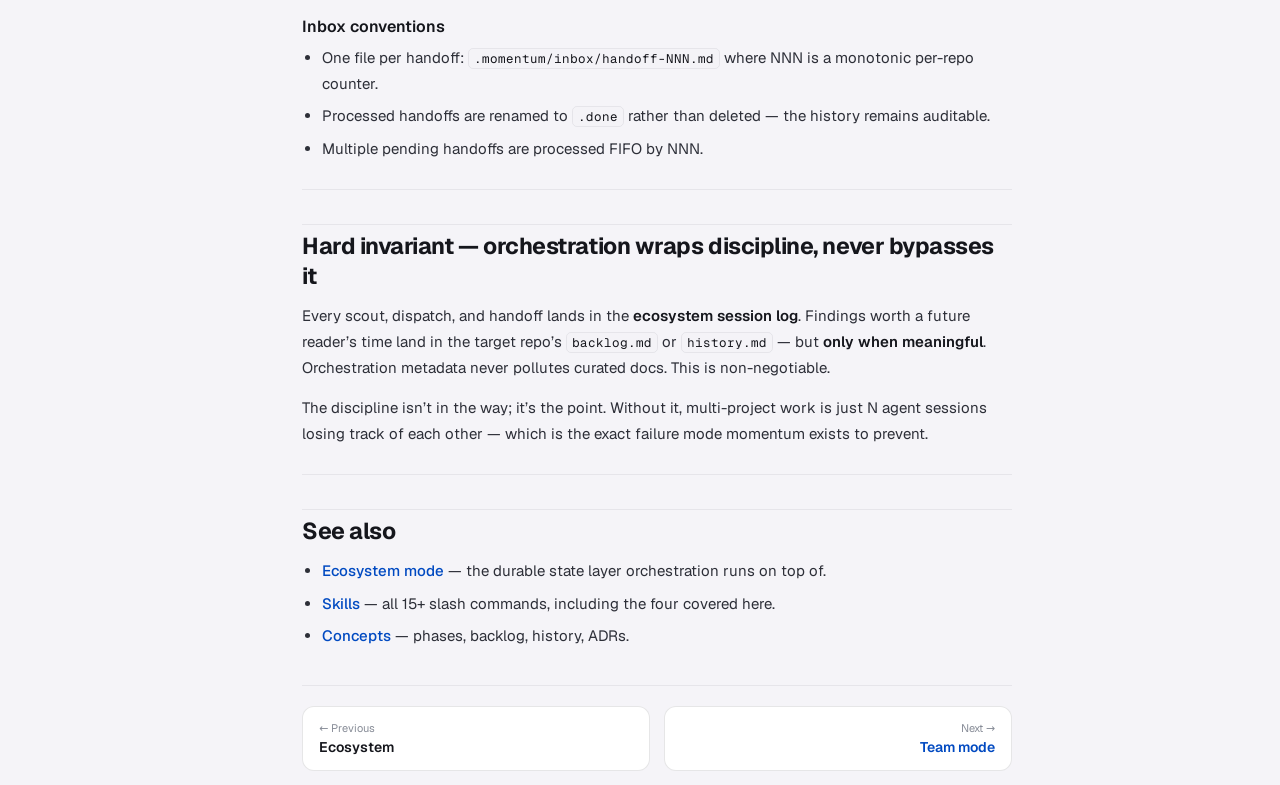
<file: orchestration/index.html>
<!DOCTYPE html><html lang="en"> <head><meta charset="utf-8"><meta name="viewport" content="width=device-width, initial-scale=1"><link rel="icon" href="/brand/favicon.svg" type="image/svg+xml"><link rel="icon" href="/brand/png/favicon-32.png" sizes="32x32" type="image/png"><link rel="icon" href="/brand/png/favicon-16.png" sizes="16x16" type="image/png"><link rel="apple-touch-icon" href="/brand/png/momentum-app-180.png"><link rel="manifest" href="/site.webmanifest"><meta name="theme-color" content="#0023ae"><link rel="canonical" href="https://trymomentum.github.io/orchestration/"><title>Cross-project actions — momentum docs</title><meta name="description" content="scout, dispatch, handoff, continue — four single-step commands the agent runs per task across projects. The one-shot layer of momentum's orchestration model."><meta property="og:type" content="website"><meta property="og:title" content="Cross-project actions — momentum docs"><meta property="og:description" content="scout, dispatch, handoff, continue — four single-step commands the agent runs per task across projects. The one-shot layer of momentum's orchestration model."><meta property="og:url" content="https://trymomentum.github.io/orchestration/"><meta property="og:image" content="https://trymomentum.github.io/og/default.png"><meta name="twitter:card" content="summary_large_image"><meta name="twitter:title" content="Cross-project actions — momentum docs"><meta name="twitter:description" content="scout, dispatch, handoff, continue — four single-step commands the agent runs per task across projects. The one-shot layer of momentum's orchestration model."><meta name="twitter:image" content="https://trymomentum.github.io/og/default.png"><script>(function(){try{var t=localStorage.getItem('mm-theme');document.documentElement.dataset.theme=(t==='dark'||t==='light')?t:'light';}catch(e){document.documentElement.dataset.theme='light';}})();</script><script>(function(){try{if(sessionStorage.getItem('mm-swept')){document.documentElement.classList.add('mm-swept');}else{sessionStorage.setItem('mm-swept','1');}}catch(e){}})();</script><link rel="stylesheet" href="/_astro/Icon.CfDLM5Ju.css">
<link rel="stylesheet" href="/_astro/_..D1_BWr6T.css"></head> <body> <div class="ambient-layer" aria-hidden="true"></div> <div class="page mm-docs">  <header class="tb"> <nav class="tb-pillbar"> <a class="mm-brand tb-brand" href="/" aria-label="momentum"> <svg class="mm-mark" viewBox="0 0 48 48" width="24" height="24" fill="none" aria-hidden="true"> <path class="c c1" d="M11 15 20 24 11 33"></path> <path class="c c2" d="M20 15 29 24 20 33"></path> <path class="c c3" d="M29 15 38 24 29 33"></path> </svg> <span class="mm-word">momentum</span>  <span class="tb-pill">docs</span>  </a>  <script type="module">const t=document.documentElement;t.classList.contains("mm-swept")||window.setTimeout(()=>t.classList.add("mm-swept"),850);const s=window.matchMedia("(prefers-reduced-motion: reduce)");for(const e of document.querySelectorAll(".mm-brand"))e.addEventListener("mouseenter",()=>{s.matches||(e.classList.remove("mm-sweep"),e.getBoundingClientRect(),e.classList.add("mm-sweep"))});</script> <button type="button" class="tb-search" data-open-palette aria-label="Search docs"> <svg width="1em" height="1em" class="ic" data-icon="lucide:search">   <symbol id="ai:lucide:search" viewBox="0 0 24 24"><g fill="none" stroke="currentColor" stroke-linecap="round" stroke-linejoin="round" stroke-width="2"><path d="m21 21l-4.34-4.34"/><circle cx="11" cy="11" r="8"/></g></symbol><use href="#ai:lucide:search"></use>  </svg> <span>Search docs</span> <kbd>⌘K</kbd> </button> <div class="tb-right"> <button type="button" class="tb-icon tb-menu" data-toggle-sidebar aria-label="Toggle navigation"> <svg width="1em" height="1em" class="ic" data-icon="lucide:menu">   <symbol id="ai:lucide:menu" viewBox="0 0 24 24"><path fill="none" stroke="currentColor" stroke-linecap="round" stroke-linejoin="round" stroke-width="2" d="M4 5h16M4 12h16M4 19h16"/></symbol><use href="#ai:lucide:menu"></use>  </svg> </button> <button type="button" class="tb-icon" data-toggle-theme aria-label="Toggle theme"> <svg width="1em" height="1em" class="ic" data-icon="lucide:sun-moon">   <symbol id="ai:lucide:sun-moon" viewBox="0 0 24 24"><path fill="none" stroke="currentColor" stroke-linecap="round" stroke-linejoin="round" stroke-width="2" d="M12 2v2m2.837 12.385a6 6 0 1 1-7.223-7.222c.624-.147.97.66.715 1.248a4 4 0 0 0 5.26 5.259c.589-.255 1.396.09 1.248.715M16 12a4 4 0 0 0-4-4m7-3l-1.256 1.256M20 12h2"/></symbol><use href="#ai:lucide:sun-moon"></use>  </svg> </button> <a class="tb-icon" href="https://github.com/LiminaLabsAI/momentum" target="_blank" rel="noopener" aria-label="GitHub"> <svg viewBox="0 0 24 24" width="17" height="17" fill="currentColor" aria-hidden="true"><path d="M12 .5A11.5 11.5 0 0 0 .5 12a11.5 11.5 0 0 0 7.86 10.92c.58.1.79-.25.79-.56v-2c-3.2.7-3.88-1.36-3.88-1.36-.53-1.34-1.29-1.7-1.29-1.7-1.05-.72.08-.7.08-.7 1.16.08 1.77 1.2 1.77 1.2 1.03 1.77 2.7 1.26 3.36.96.1-.75.4-1.26.73-1.55-2.55-.29-5.24-1.28-5.24-5.68 0-1.26.45-2.28 1.19-3.09-.12-.29-.52-1.46.11-3.05 0 0 .97-.31 3.18 1.18a11 11 0 0 1 5.8 0c2.2-1.49 3.17-1.18 3.17-1.18.63 1.59.23 2.76.11 3.05.74.81 1.19 1.83 1.19 3.09 0 4.41-2.69 5.38-5.25 5.67.41.36.78 1.05.78 2.12v3.14c0 .31.21.67.8.56A11.5 11.5 0 0 0 23.5 12 11.5 11.5 0 0 0 12 .5Z"></path></svg> </a> </div> </nav> </header> <div class="docs-grid" id="top"> <!-- SIDEBAR --> <aside class="sidebar" data-sidebar> <nav> <div class="side-group"> <p class="side-label">Start here</p> <a class="side-link" href="/getting-started/"> Getting started </a><a class="side-link" href="/concepts/"> Concepts </a><a class="side-link" href="/parallel-work/"> Parallel work </a> </div><div class="side-group"> <p class="side-label">Reference</p> <a class="side-link" href="/skills/"> Skills </a><a class="side-link" href="/rules/"> Rules </a><a class="side-link" href="/ide-support/"> IDE support </a> </div><div class="side-group"> <p class="side-label">Orchestration</p> <a class="side-link" href="/ecosystem/"> Ecosystem </a><a class="side-link active" href="/orchestration/" aria-current="page"> Cross-project actions </a><a class="side-link" href="/team/"> Team mode </a><a class="side-link" href="/swarm/"> Swarm </a> </div><div class="side-group"> <p class="side-label">More</p> <a class="side-link" href="/faq/"> FAQ </a><a class="side-link" href="/about/"> About </a> </div> </nav> </aside> <div class="sidebar-scrim" data-sidebar-scrim aria-hidden="true"></div> <!-- ARTICLE --> <main class="article"> <div class="doc-wrap"> <div class="doc-crumb"> Orchestration<span class="sep">›</span><span class="cur">Cross-project actions</span> </div> <div class="doc-head"> <h1>Cross-project actions</h1> </div> <p class="doc-lead">scout, dispatch, handoff, continue — four single-step commands the agent runs per task across projects. The one-shot layer of momentum&#39;s orchestration model.</p> <article class="doc"> <blockquote>
<p><strong>Orchestration</strong> is momentum’s umbrella for multi-project work. Three layers: <strong><a href="/ecosystem/">Ecosystem</a></strong> (shared state), <strong>Cross-project actions</strong> (one-shot moves — this page), <strong><a href="/swarm/">Swarm</a></strong> (sustained delivery). Both action tiers read and write the same ecosystem foundation.</p>
</blockquote>
<p>Cross-project actions are the <strong>one-shot layer</strong> of orchestration. Four verbs the agent composes per task — <code>scout</code>, <code>dispatch</code>, <code>handoff</code>, <code>continue</code>. They read and write the durable state that <strong><a href="/ecosystem/">Ecosystem</a></strong> provides; together they form the canonical <em>single-move</em> multi-project pattern (each pointless without the other — actions with no record turn into vapor; records with no actions are just bookkeeping).</p>
<p>When you work across multiple related projects, you don’t want N parallel agent sessions losing track of each other. You want <strong>one agent session that can reach into other projects when it needs to</strong> — read state without opening a session there, fan out work in parallel, hand off control with full context. The four primitives are the verbs; your agent picks the sentence. Some tasks need just a single <code>scout</code>. Others need a parallel <code>dispatch</code> across five projects. Some end in a <code>handoff</code> to another machine or session for the implementation.</p>
<p>momentum ships these as <strong>primitives the main agent composes per task — not a pipeline.</strong></p>
<h2 id="dispatch-defers-to-your-intent"><code>dispatch</code> defers to your intent</h2>
<p><code>dispatch</code> is the one verb that reads OR writes depending on what you ask. Earlier versions locked dispatch sub-agents to read-only by a hardcoded system prompt; the verb said “send the agent to do work” but the implementation refused to do anything but look. Industry conventions (GitHub Actions <code>workflow_dispatch</code>, PowerShell’s <code>Send</code>-verb convention) treat dispatch as a write-capable invocation verb, and momentum now aligns with that.</p>
<p>The contract:</p>
<ul>
<li>Ask <code>dispatch</code> to <strong>audit / investigate / report</strong> → sub-agents stay read-only and return structured findings.</li>
<li>Ask <code>dispatch</code> to <strong>fix / refactor / migrate / bump</strong> → sub-agents write code on a feature branch per Rule 6 (Git Lifecycle) and surface the branch name in their result so the originating session can review.</li>
<li>Pass <code>--read-only</code> (CLI) or the read-only flag (slash form) to force the safety lock regardless of intent.</li>
</ul>
<svg id="mermaid-0" width="100%" xmlns="http://www.w3.org/2000/svg" xmlns:xlink="http://www.w3.org/1999/xlink" class="flowchart" style="max-width: 898.9375px;" viewBox="0 0.828125 898.9375 421.5" role="graphics-document document" aria-roledescription="flowchart-v2"><style>#mermaid-0{font-family:'Geist Variable',Geist,system-ui,sans-serif;font-size:15px;fill:#0d1330;}@keyframes edge-animation-frame{from{stroke-dashoffset:0;}}@keyframes dash{to{stroke-dashoffset:0;}}#mermaid-0 .edge-animation-slow{stroke-dasharray:9,5!important;stroke-dashoffset:900;animation:dash 50s linear infinite;stroke-linecap:round;}#mermaid-0 .edge-animation-fast{stroke-dasharray:9,5!important;stroke-dashoffset:900;animation:dash 20s linear infinite;stroke-linecap:round;}#mermaid-0 .error-icon{fill:#f3f5fb;}#mermaid-0 .error-text{fill:#0c0a04;stroke:#0c0a04;}#mermaid-0 .edge-thickness-normal{stroke-width:1px;}#mermaid-0 .edge-thickness-thick{stroke-width:3.5px;}#mermaid-0 .edge-pattern-solid{stroke-dasharray:0;}#mermaid-0 .edge-thickness-invisible{stroke-width:0;fill:none;}#mermaid-0 .edge-pattern-dashed{stroke-dasharray:3;}#mermaid-0 .edge-pattern-dotted{stroke-dasharray:2;}#mermaid-0 .marker{fill:#4a4f5e;stroke:#4a4f5e;}#mermaid-0 .marker.cross{stroke:#4a4f5e;}#mermaid-0 svg{font-family:'Geist Variable',Geist,system-ui,sans-serif;font-size:15px;}#mermaid-0 p{margin:0;}#mermaid-0 .label{font-family:'Geist Variable',Geist,system-ui,sans-serif;color:#0d1330;}#mermaid-0 .cluster-label text{fill:#0c0a04;}#mermaid-0 .cluster-label span{color:#0c0a04;}#mermaid-0 .cluster-label span p{background-color:transparent;}#mermaid-0 .label text,#mermaid-0 span{fill:#0d1330;color:#0d1330;}#mermaid-0 .node rect,#mermaid-0 .node circle,#mermaid-0 .node ellipse,#mermaid-0 .node polygon,#mermaid-0 .node path{fill:#dde5ff;stroke:#2f5be0;stroke-width:1px;}#mermaid-0 .rough-node .label text,#mermaid-0 .node .label text,#mermaid-0 .image-shape .label,#mermaid-0 .icon-shape .label{text-anchor:middle;}#mermaid-0 .node .katex path{fill:#000;stroke:#000;stroke-width:1px;}#mermaid-0 .rough-node .label,#mermaid-0 .node .label,#mermaid-0 .image-shape .label,#mermaid-0 .icon-shape .label{text-align:center;}#mermaid-0 .node.clickable{cursor:pointer;}#mermaid-0 .root .anchor path{fill:#4a4f5e!important;stroke-width:0;stroke:#4a4f5e;}#mermaid-0 .arrowheadPath{fill:#0b0b0b;}#mermaid-0 .edgePath .path{stroke:#4a4f5e;stroke-width:1px;}#mermaid-0 .flowchart-link{stroke:#4a4f5e;fill:none;}#mermaid-0 .edgeLabel{background-color:#eceef6;text-align:center;}#mermaid-0 .edgeLabel p{background-color:#eceef6;}#mermaid-0 .edgeLabel rect{opacity:0.5;background-color:#eceef6;fill:#eceef6;}#mermaid-0 .labelBkg{background-color:rgba(236, 238, 246, 0.5);}#mermaid-0 .cluster rect{fill:#f3f5fb;stroke:#c3cbe0;stroke-width:1px;}#mermaid-0 .cluster text{fill:#0c0a04;}#mermaid-0 .cluster span{color:#0c0a04;}#mermaid-0 div.mermaidTooltip{position:absolute;text-align:center;max-width:200px;padding:2px;font-family:'Geist Variable',Geist,system-ui,sans-serif;font-size:12px;background:#f3f5fb;border:1px solid #c3cbe0;border-radius:2px;pointer-events:none;z-index:100;}#mermaid-0 .flowchartTitleText{text-anchor:middle;font-size:18px;fill:#0d1330;}#mermaid-0 rect.text{fill:none;stroke-width:0;}#mermaid-0 .icon-shape,#mermaid-0 .image-shape{background-color:#eceef6;text-align:center;}#mermaid-0 .icon-shape p,#mermaid-0 .image-shape p{background-color:#eceef6;padding:2px;}#mermaid-0 .icon-shape .label rect,#mermaid-0 .image-shape .label rect{opacity:0.5;background-color:#eceef6;fill:#eceef6;}#mermaid-0 .label-icon{display:inline-block;height:1em;overflow:visible;vertical-align:-0.125em;}#mermaid-0 .node .label-icon path{fill:currentColor;stroke:revert;stroke-width:revert;}#mermaid-0 .node .neo-node{stroke:#2f5be0;}#mermaid-0 [data-look="neo"].node rect,#mermaid-0 [data-look="neo"].cluster rect,#mermaid-0 [data-look="neo"].node polygon{stroke:url(#mermaid-0-gradient);filter:drop-shadow( 1px 2px 2px rgba(185,185,185,1));}#mermaid-0 [data-look="neo"].node path{stroke:url(#mermaid-0-gradient);stroke-width:1px;}#mermaid-0 [data-look="neo"].node .outer-path{filter:drop-shadow( 1px 2px 2px rgba(185,185,185,1));}#mermaid-0 [data-look="neo"].node .neo-line path{stroke:#2f5be0;filter:none;}#mermaid-0 [data-look="neo"].node circle{stroke:url(#mermaid-0-gradient);filter:drop-shadow( 1px 2px 2px rgba(185,185,185,1));}#mermaid-0 [data-look="neo"].node circle .state-start{fill:#000000;}#mermaid-0 [data-look="neo"].icon-shape .icon{fill:url(#mermaid-0-gradient);filter:drop-shadow( 1px 2px 2px rgba(185,185,185,1));}#mermaid-0 [data-look="neo"].icon-shape .icon-neo path{stroke:url(#mermaid-0-gradient);filter:drop-shadow( 1px 2px 2px rgba(185,185,185,1));}#mermaid-0 :root{--mermaid-font-family:arial,sans-serif;}</style><g><marker id="mermaid-0_flowchart-v2-pointEnd" class="marker flowchart-v2" viewBox="0 0 10 10" refX="5" refY="5" markerUnits="userSpaceOnUse" markerWidth="8" markerHeight="8" orient="auto"><path d="M 0 0 L 10 5 L 0 10 z" class="arrowMarkerPath" style="stroke-width: 1; stroke-dasharray: 1, 0;"></path></marker><marker id="mermaid-0_flowchart-v2-pointStart" class="marker flowchart-v2" viewBox="0 0 10 10" refX="4.5" refY="5" markerUnits="userSpaceOnUse" markerWidth="8" markerHeight="8" orient="auto"><path d="M 0 5 L 10 10 L 10 0 z" class="arrowMarkerPath" style="stroke-width: 1; stroke-dasharray: 1, 0;"></path></marker><marker id="mermaid-0_flowchart-v2-pointEnd-margin" class="marker flowchart-v2" viewBox="0 0 11.5 14" refX="11.5" refY="7" markerUnits="userSpaceOnUse" markerWidth="10.5" markerHeight="14" orient="auto"><path d="M 0 0 L 11.5 7 L 0 14 z" class="arrowMarkerPath" style="stroke-width: 0; stroke-dasharray: 1, 0;"></path></marker><marker id="mermaid-0_flowchart-v2-pointStart-margin" class="marker flowchart-v2" viewBox="0 0 11.5 14" refX="1" refY="7" markerUnits="userSpaceOnUse" markerWidth="11.5" markerHeight="14" orient="auto"><polygon points="0,7 11.5,14 11.5,0" class="arrowMarkerPath" style="stroke-width: 0; stroke-dasharray: 1, 0;"></polygon></marker><marker id="mermaid-0_flowchart-v2-circleEnd" class="marker flowchart-v2" viewBox="0 0 10 10" refX="11" refY="5" markerUnits="userSpaceOnUse" markerWidth="11" markerHeight="11" orient="auto"><circle cx="5" cy="5" r="5" class="arrowMarkerPath" style="stroke-width: 1; stroke-dasharray: 1, 0;"></circle></marker><marker id="mermaid-0_flowchart-v2-circleStart" class="marker flowchart-v2" viewBox="0 0 10 10" refX="-1" refY="5" markerUnits="userSpaceOnUse" markerWidth="11" markerHeight="11" orient="auto"><circle cx="5" cy="5" r="5" class="arrowMarkerPath" style="stroke-width: 1; stroke-dasharray: 1, 0;"></circle></marker><marker id="mermaid-0_flowchart-v2-circleEnd-margin" class="marker flowchart-v2" viewBox="0 0 10 10" refY="5" refX="12.25" markerUnits="userSpaceOnUse" markerWidth="14" markerHeight="14" orient="auto"><circle cx="5" cy="5" r="5" class="arrowMarkerPath" style="stroke-width: 0; stroke-dasharray: 1, 0;"></circle></marker><marker id="mermaid-0_flowchart-v2-circleStart-margin" class="marker flowchart-v2" viewBox="0 0 10 10" refX="-2" refY="5" markerUnits="userSpaceOnUse" markerWidth="14" markerHeight="14" orient="auto"><circle cx="5" cy="5" r="5" class="arrowMarkerPath" style="stroke-width: 0; stroke-dasharray: 1, 0;"></circle></marker><marker id="mermaid-0_flowchart-v2-crossEnd" class="marker cross flowchart-v2" viewBox="0 0 11 11" refX="12" refY="5.2" markerUnits="userSpaceOnUse" markerWidth="11" markerHeight="11" orient="auto"><path d="M 1,1 l 9,9 M 10,1 l -9,9" class="arrowMarkerPath" style="stroke-width: 2; stroke-dasharray: 1, 0;"></path></marker><marker id="mermaid-0_flowchart-v2-crossStart" class="marker cross flowchart-v2" viewBox="0 0 11 11" refX="-1" refY="5.2" markerUnits="userSpaceOnUse" markerWidth="11" markerHeight="11" orient="auto"><path d="M 1,1 l 9,9 M 10,1 l -9,9" class="arrowMarkerPath" style="stroke-width: 2; stroke-dasharray: 1, 0;"></path></marker><marker id="mermaid-0_flowchart-v2-crossEnd-margin" class="marker cross flowchart-v2" viewBox="0 0 15 15" refX="17.7" refY="7.5" markerUnits="userSpaceOnUse" markerWidth="12" markerHeight="12" orient="auto"><path d="M 1,1 L 14,14 M 1,14 L 14,1" class="arrowMarkerPath" style="stroke-width: 2.5;"></path></marker><marker id="mermaid-0_flowchart-v2-crossStart-margin" class="marker cross flowchart-v2" viewBox="0 0 15 15" refX="-3.5" refY="7.5" markerUnits="userSpaceOnUse" markerWidth="12" markerHeight="12" orient="auto"><path d="M 1,1 L 14,14 M 1,14 L 14,1" class="arrowMarkerPath" style="stroke-width: 2.5; stroke-dasharray: 1, 0;"></path></marker><g class="root"><g class="clusters"></g><g class="edgePaths"><path d="M106.828,162.566L132.227,138.68C157.627,114.794,208.427,67.022,251.74,45.802C295.054,24.583,330.882,29.916,348.795,32.582L366.709,35.248" id="mermaid-0-L_A_B_0" class="edge-thickness-normal edge-pattern-solid edge-thickness-normal edge-pattern-solid flowchart-link" style=";" data-edge="true" data-et="edge" data-id="L_A_B_0" data-points="W3sieCI6MTA2LjgyNzYyODgxMTEzMzY0LCJ5IjoxNjIuNTY2NDA2MjV9LHsieCI6MjU5LjIyNjU2MjUsInkiOjE5LjI1fSx7IngiOjM3MC42NjU0MzI2MjEyNjM3MywieSI6MzUuODM3MTU4MDc4NjgyMTR9XQ==" data-look="classic" marker-end="url(#mermaid-0_flowchart-v2-pointEnd)"></path><path d="M146.089,162.566L164.945,155.198C183.801,147.829,221.514,133.092,258.415,130.193C295.316,127.293,331.406,136.23,349.45,140.699L367.495,145.168" id="mermaid-0-L_A_C_0" class="edge-thickness-normal edge-pattern-solid edge-thickness-normal edge-pattern-solid flowchart-link" style=";" data-edge="true" data-et="edge" data-id="L_A_C_0" data-points="W3sieCI6MTQ2LjA4ODkxNTU4NzkyNTUsInkiOjE2Mi41NjY0MDYyNX0seyJ4IjoyNTkuMjI2NTYyNSwieSI6MTE4LjM1NTQ2ODc1fSx7IngiOjM3MS4zNzc5Mjc2NzM1OTQyMywieSI6MTQ2LjEyOTQxMDAzNzc5MTQyfV0=" data-look="classic" marker-end="url(#mermaid-0_flowchart-v2-pointEnd)"></path><path d="M149.828,205.531L168.061,209.829C186.294,214.126,222.76,222.721,259.095,231.47C295.43,240.219,331.634,249.121,349.736,253.572L367.838,258.023" id="mermaid-0-L_A_D_0" class="edge-thickness-normal edge-pattern-solid edge-thickness-normal edge-pattern-solid flowchart-link" style=";" data-edge="true" data-et="edge" data-id="L_A_D_0" data-points="W3sieCI6MTQ5LjgyODEyNSwieSI6MjA1LjUzMDk4NTk3MjcwMzYzfSx7IngiOjI1OS4yMjY1NjI1LCJ5IjoyMzEuMzE2NDA2MjV9LHsieCI6MzcxLjcyMjAyMTEzODIxNDcsInkiOjI1OC45Nzg1Njc5NzY1NDE0fV0=" data-look="classic" marker-end="url(#mermaid-0_flowchart-v2-pointEnd)"></path><path d="M103.548,215.066L129.494,242.715C155.441,270.365,207.334,325.663,250.846,353.312C294.359,380.961,329.492,380.961,347.059,380.961L364.625,380.961" id="mermaid-0-L_A_E_0" class="edge-thickness-normal edge-pattern-solid edge-thickness-normal edge-pattern-solid flowchart-link" style=";" data-edge="true" data-et="edge" data-id="L_A_E_0" data-points="W3sieCI6MTAzLjU0NzYxODc4MjkwODc4LCJ5IjoyMTUuMDY2NDA2MjV9LHsieCI6MjU5LjIyNjU2MjUsInkiOjM4MC45NjA5Mzc1fSx7IngiOjM2OC42MjUsInkiOjM4MC45NjA5Mzc1fV0=" data-look="classic" marker-end="url(#mermaid-0_flowchart-v2-pointEnd)"></path><path d="M371.249,48.113L352.579,52.737C333.908,57.361,296.567,66.608,255.393,85.33C214.219,104.051,169.212,132.247,146.709,146.345L124.205,160.443" id="mermaid-0-L_B_A_0" class="edge-thickness-normal edge-pattern-dotted edge-thickness-normal edge-pattern-solid flowchart-link" style=";" data-edge="true" data-et="edge" data-id="L_B_A_0" data-points="W3sieCI6MzcxLjI0OTAwOTU2MTg2NTUsInkiOjQ4LjExMzQ1MzYzNjgwNzkxfSx7IngiOjI1OS4yMjY1NjI1LCJ5Ijo3NS44NTU0Njg3NX0seyJ4IjoxMjAuODE1MzAwNDgzMjYzMDMsInkiOjE2Mi41NjY0MDYyNX1d" data-look="classic" marker-end="url(#mermaid-0_flowchart-v2-pointEnd)"></path><path d="M371.365,161.242L352.676,165.838C333.986,170.433,296.606,179.625,260.35,184.221C224.094,188.816,188.961,188.816,171.395,188.816L153.828,188.816" id="mermaid-0-L_C_A_0" class="edge-thickness-normal edge-pattern-dotted edge-thickness-normal edge-pattern-solid flowchart-link" style=";" data-edge="true" data-et="edge" data-id="L_C_A_0" data-points="W3sieCI6MzcxLjM2NTQ1NTI2ODc5MDIsInkiOjE2MS4yNDE5MjI1NzYxMTU4NX0seyJ4IjoyNTkuMjI2NTYyNSwieSI6MTg4LjgxNjQwNjI1fSx7IngiOjE0OS44MjgxMjUsInkiOjE4OC44MTY0MDYyNX1d" data-look="classic" marker-end="url(#mermaid-0_flowchart-v2-pointEnd)"></path><path d="M371.767,274.048L353.011,278.78C334.254,283.512,296.74,292.977,255.438,283.502C214.136,274.027,169.045,245.613,146.5,231.406L123.955,217.199" id="mermaid-0-L_D_A_0" class="edge-thickness-normal edge-pattern-dotted edge-thickness-normal edge-pattern-solid flowchart-link" style=";" data-edge="true" data-et="edge" data-id="L_D_A_0" data-points="W3sieCI6MzcxLjc2NzQ0MjU5NjkxMTEsInkiOjI3NC4wNDc1MjgxODg5OTQ4fSx7IngiOjI1OS4yMjY1NjI1LCJ5IjozMDIuNDQxNDA2MjV9LHsieCI6MTIwLjU3MDQxNTYzNTMxMzU0LCJ5IjoyMTUuMDY2NDA2MjV9XQ==" data-look="classic" marker-end="url(#mermaid-0_flowchart-v2-pointEnd)"></path><path d="M435.359,380.961L453.285,380.961C471.211,380.961,507.063,380.961,542.247,380.961C577.432,380.961,611.951,380.961,629.21,380.961L646.469,380.961" id="mermaid-0-L_E_F_0" class="edge-thickness-normal edge-pattern-dotted edge-thickness-normal edge-pattern-solid flowchart-link" style=";" data-edge="true" data-et="edge" data-id="L_E_F_0" data-points="W3sieCI6NDM1LjM1OTM3NSwieSI6MzgwLjk2MDkzNzV9LHsieCI6NTQyLjkxNDA2MjUsInkiOjM4MC45NjA5Mzc1fSx7IngiOjY1MC40Njg3NSwieSI6MzgwLjk2MDkzNzV9XQ==" data-look="classic" marker-end="url(#mermaid-0_flowchart-v2-pointEnd)"></path></g><g class="edgeLabels"><g class="edgeLabel" transform="translate(224.06483, 52.31619)"><g class="label" data-id="L_A_B_0" transform="translate(-46.8671875, -11.25)"><foreignObject width="93.734375" height="22.5"><div xmlns="http://www.w3.org/1999/xhtml" class="labelBkg" style="display: table-cell; white-space: nowrap; line-height: 1.5; max-width: 200px; text-align: center;"><span class="edgeLabel"><p>scout repo-x</p></span></div></foreignObject></g></g><g class="edgeLabel" transform="translate(256.46502, 119.4346)"><g class="label" data-id="L_A_C_0" transform="translate(-84.3984375, -11.25)"><foreignObject width="168.796875" height="22.5"><div xmlns="http://www.w3.org/1999/xhtml" class="labelBkg" style="display: table-cell; white-space: nowrap; line-height: 1.5; max-width: 200px; text-align: center;"><span class="edgeLabel"><p>dispatch repo-y repo-z</p></span></div></foreignObject></g></g><g class="edgeLabel" transform="translate(259.2265625, 231.31640625)"><g class="label" data-id="L_A_D_0" transform="translate(-84.3984375, -11.25)"><foreignObject width="168.796875" height="22.5"><div xmlns="http://www.w3.org/1999/xhtml" class="labelBkg" style="display: table-cell; white-space: nowrap; line-height: 1.5; max-width: 200px; text-align: center;"><span class="edgeLabel"><p>dispatch repo-y repo-z</p></span></div></foreignObject></g></g><g class="edgeLabel" transform="translate(259.2265625, 380.9609375)"><g class="label" data-id="L_A_E_0" transform="translate(-56.8671875, -11.25)"><foreignObject width="113.734375" height="22.5"><div xmlns="http://www.w3.org/1999/xhtml" class="labelBkg" style="display: table-cell; white-space: nowrap; line-height: 1.5; max-width: 200px; text-align: center;"><span class="edgeLabel"><p>handoff repo-w</p></span></div></foreignObject></g></g><g class="edgeLabel" transform="translate(238.92076, 88.57651)"><g class="label" data-id="L_B_A_0" transform="translate(-76.578125, -11.25)"><foreignObject width="153.15625" height="22.5"><div xmlns="http://www.w3.org/1999/xhtml" class="labelBkg" style="display: table-cell; white-space: nowrap; line-height: 1.5; max-width: 200px; text-align: center;"><span class="edgeLabel"><p>structured summary</p></span></div></foreignObject></g></g><g class="edgeLabel" transform="translate(259.2265625, 188.81640625)"><g class="label" data-id="L_C_A_0" transform="translate(-61.3984375, -11.25)"><foreignObject width="122.796875" height="22.5"><div xmlns="http://www.w3.org/1999/xhtml" class="labelBkg" style="display: table-cell; white-space: nowrap; line-height: 1.5; max-width: 200px; text-align: center;"><span class="edgeLabel"><p>sub-agent result</p></span></div></foreignObject></g></g><g class="edgeLabel" transform="translate(238.99689, 289.69356)"><g class="label" data-id="L_D_A_0" transform="translate(-61.3984375, -11.25)"><foreignObject width="122.796875" height="22.5"><div xmlns="http://www.w3.org/1999/xhtml" class="labelBkg" style="display: table-cell; white-space: nowrap; line-height: 1.5; max-width: 200px; text-align: center;"><span class="edgeLabel"><p>sub-agent result</p></span></div></foreignObject></g></g><g class="edgeLabel" transform="translate(542.9140625, 380.9609375)"><g class="label" data-id="L_E_F_0" transform="translate(-82.5546875, -11.25)"><foreignObject width="165.109375" height="22.5"><div xmlns="http://www.w3.org/1999/xhtml" class="labelBkg" style="display: table-cell; white-space: nowrap; line-height: 1.5; max-width: 200px; text-align: center;"><span class="edgeLabel"><p>context block in inbox</p></span></div></foreignObject></g></g></g><g class="nodes"><g class="node default" id="mermaid-0-flowchart-A-0" data-look="classic" transform="translate(78.9140625, 188.81640625)"><rect class="basic label-container" style="" x="-70.9140625" y="-26.25" width="141.828125" height="52.5"></rect><g class="label" style="" transform="translate(-40.9140625, -11.25)"><rect></rect><foreignObject width="81.828125" height="22.5"><div xmlns="http://www.w3.org/1999/xhtml" style="display: table-cell; white-space: nowrap; line-height: 1.5; max-width: 200px; text-align: center;"><span class="nodeLabel"><p>your agent</p></span></div></foreignObject></g></g><g class="node default" id="mermaid-0-flowchart-B-1" data-look="classic" transform="translate(401.9921875, 40.5)"><circle class="basic label-container" style="" r="31.671875" cx="0" cy="0"></circle><g class="label" style="" transform="translate(-24.171875, -11.25)"><rect></rect><foreignObject width="48.34375" height="22.5"><div xmlns="http://www.w3.org/1999/xhtml" style="display: table-cell; white-space: nowrap; line-height: 1.5; max-width: 200px; text-align: center;"><span class="nodeLabel"><p>repo-x</p></span></div></foreignObject></g></g><g class="node default" id="mermaid-0-flowchart-C-3" data-look="classic" transform="translate(401.9921875, 153.7109375)"><circle class="basic label-container" style="" r="31.5390625" cx="0" cy="0"></circle><g class="label" style="" transform="translate(-24.0390625, -11.25)"><rect></rect><foreignObject width="48.078125" height="22.5"><div xmlns="http://www.w3.org/1999/xhtml" style="display: table-cell; white-space: nowrap; line-height: 1.5; max-width: 200px; text-align: center;"><span class="nodeLabel"><p>repo-y</p></span></div></foreignObject></g></g><g class="node default" id="mermaid-0-flowchart-D-5" data-look="classic" transform="translate(401.9921875, 266.421875)"><circle class="basic label-container" style="" r="31.171875" cx="0" cy="0"></circle><g class="label" style="" transform="translate(-23.671875, -11.25)"><rect></rect><foreignObject width="47.34375" height="22.5"><div xmlns="http://www.w3.org/1999/xhtml" style="display: table-cell; white-space: nowrap; line-height: 1.5; max-width: 200px; text-align: center;"><span class="nodeLabel"><p>repo-z</p></span></div></foreignObject></g></g><g class="node default" id="mermaid-0-flowchart-E-7" data-look="classic" transform="translate(401.9921875, 380.9609375)"><circle class="basic label-container" style="" r="33.3671875" cx="0" cy="0"></circle><g class="label" style="" transform="translate(-25.8671875, -11.25)"><rect></rect><foreignObject width="51.734375" height="22.5"><div xmlns="http://www.w3.org/1999/xhtml" style="display: table-cell; white-space: nowrap; line-height: 1.5; max-width: 200px; text-align: center;"><span class="nodeLabel"><p>repo-w</p></span></div></foreignObject></g></g><g class="node default" id="mermaid-0-flowchart-F-15" data-look="classic" transform="translate(770.703125, 380.9609375)"><rect class="basic label-container" style="" x="-120.234375" y="-26.25" width="240.46875" height="52.5"></rect><g class="label" style="" transform="translate(-90.234375, -11.25)"><rect></rect><foreignObject width="180.46875" height="22.5"><div xmlns="http://www.w3.org/1999/xhtml" style="display: table-cell; white-space: nowrap; line-height: 1.5; max-width: 200px; text-align: center;"><span class="nodeLabel"><p>future session in repo-w</p></span></div></foreignObject></g></g></g></g></g><defs><filter id="mermaid-0-drop-shadow" height="130%" width="130%"><feDropShadow dx="4" dy="4" stdDeviation="0" flood-opacity="0.06" flood-color="#000000"></feDropShadow></filter></defs><defs><filter id="mermaid-0-drop-shadow-small" height="150%" width="150%"><feDropShadow dx="2" dy="2" stdDeviation="0" flood-opacity="0.06" flood-color="#000000"></feDropShadow></filter></defs><linearGradient id="mermaid-0-gradient" gradientUnits="objectBoundingBox" x1="0%" y1="0%" x2="100%" y2="0%"><stop offset="0%" stop-color="#2f5be0" stop-opacity="1"></stop><stop offset="100%" stop-color="#8b93b8" stop-opacity="1"></stop></linearGradient></svg>
<h2 id="three-invocation-doors-one-shared-library">Three invocation doors, one shared library</h2>
<p>Every primitive ships <strong>three invocation doors</strong> — slash command, natural-language
inference, and CLI — over <strong>one shared <code>core/orchestration/</code> library</strong>. The
output shape is identical no matter how you reach for it. That matters because:</p>
<ul>
<li><strong>Slash commands</strong> are the most discoverable surface. <code>/scout repo-x</code> works
in any IDE that supports slash commands (opencode, Claude Code, Codex).</li>
<li><strong>Natural-language inference</strong> is the most fluid. “Can you check what’s
happening in repo-x?” is enough — the agent infers <code>scout</code>, picks the right
flags, and runs.</li>
<li><strong>CLI</strong> is the universal floor. <code>momentum scout repo-x</code> works in every
shipped adapter, including ones without slash support (Antigravity today).</li>
</ul>
<p>Behavior, output shape, and side effects are identical across all three.
There’s nothing the slash command does that the CLI can’t, and nothing NL
inference does that you can’t replicate explicitly.</p>
<hr>
<h2 id="scout"><code>scout</code> — read-only context fetch</h2>
<p>When you need to know what’s happening in another repo <strong>without opening a
session there</strong>.</p>
<p><code>scout</code> reads the target repo’s <code>specs/status.md</code>, recent <code>history.md</code>
entries, open backlog items, and (if present) any open phase metadata. It
returns a <strong>structured summary</strong>: active phase, recent decisions, P0/P1
backlog items, last release. The originating agent gets enough context to
answer questions about the target without re-reading every file.</p>
<svg id="mermaid-1" width="100%" xmlns="http://www.w3.org/2000/svg" xmlns:xlink="http://www.w3.org/1999/xlink" style="max-width: 1062px;" viewBox="-50 -10 1062 479" role="graphics-document document" aria-roledescription="sequence"><g><rect x="812" y="393" fill="#eaeaea" stroke="#666" width="150" height="65" name="R" rx="3" ry="3" class="actor actor-bottom"></rect><text x="887" y="425.5" dominant-baseline="central" alignment-baseline="central" class="actor actor-box" style="text-anchor: middle; font-size: 16px; font-weight: 400; font-family: arial, sans-serif;"><tspan x="887" dy="0">target repo</tspan></text></g><g><rect x="557" y="393" fill="#eaeaea" stroke="#666" width="150" height="65" name="S" rx="3" ry="3" class="actor actor-bottom"></rect><text x="632" y="425.5" dominant-baseline="central" alignment-baseline="central" class="actor actor-box" style="text-anchor: middle; font-size: 16px; font-weight: 400; font-family: arial, sans-serif;"><tspan x="632" dy="0">scout</tspan></text></g><g><rect x="346" y="393" fill="#eaeaea" stroke="#666" width="150" height="65" name="A" rx="3" ry="3" class="actor actor-bottom"></rect><text x="421" y="425.5" dominant-baseline="central" alignment-baseline="central" class="actor actor-box" style="text-anchor: middle; font-size: 16px; font-weight: 400; font-family: arial, sans-serif;"><tspan x="421" dy="0">Your agent</tspan></text></g><g><rect x="0" y="393" fill="#eaeaea" stroke="#666" width="150" height="65" name="U" rx="3" ry="3" class="actor actor-bottom"></rect><text x="75" y="425.5" dominant-baseline="central" alignment-baseline="central" class="actor actor-box" style="text-anchor: middle; font-size: 16px; font-weight: 400; font-family: arial, sans-serif;"><tspan x="75" dy="0">You</tspan></text></g><g><line id="actor3" x1="887" y1="65" x2="887" y2="393" class="actor-line 200" stroke-width="0.5px" stroke="#999" name="R" data-et="life-line" data-id="R"></line><g id="root-3" data-et="participant" datatype="participant" data-id="R"><rect x="812" y="0" fill="#eaeaea" stroke="#666" width="150" height="65" name="R" rx="3" ry="3" class="actor actor-top"></rect><text x="887" y="32.5" dominant-baseline="central" alignment-baseline="central" class="actor actor-box" style="text-anchor: middle; font-size: 16px; font-weight: 400; font-family: arial, sans-serif;"><tspan x="887" dy="0">target repo</tspan></text></g></g><g><line id="actor2" x1="632" y1="65" x2="632" y2="393" class="actor-line 200" stroke-width="0.5px" stroke="#999" name="S" data-et="life-line" data-id="S"></line><g id="root-2" data-et="participant" datatype="participant" data-id="S"><rect x="557" y="0" fill="#eaeaea" stroke="#666" width="150" height="65" name="S" rx="3" ry="3" class="actor actor-top"></rect><text x="632" y="32.5" dominant-baseline="central" alignment-baseline="central" class="actor actor-box" style="text-anchor: middle; font-size: 16px; font-weight: 400; font-family: arial, sans-serif;"><tspan x="632" dy="0">scout</tspan></text></g></g><g><line id="actor1" x1="421" y1="65" x2="421" y2="393" class="actor-line 200" stroke-width="0.5px" stroke="#999" name="A" data-et="life-line" data-id="A"></line><g id="root-1" data-et="participant" datatype="participant" data-id="A"><rect x="346" y="0" fill="#eaeaea" stroke="#666" width="150" height="65" name="A" rx="3" ry="3" class="actor actor-top"></rect><text x="421" y="32.5" dominant-baseline="central" alignment-baseline="central" class="actor actor-box" style="text-anchor: middle; font-size: 16px; font-weight: 400; font-family: arial, sans-serif;"><tspan x="421" dy="0">Your agent</tspan></text></g></g><g><line id="actor0" x1="75" y1="65" x2="75" y2="393" class="actor-line 200" stroke-width="0.5px" stroke="#999" name="U" data-et="life-line" data-id="U"></line><g id="root-0" data-et="participant" datatype="participant" data-id="U"><rect x="0" y="0" fill="#eaeaea" stroke="#666" width="150" height="65" name="U" rx="3" ry="3" class="actor actor-top"></rect><text x="75" y="32.5" dominant-baseline="central" alignment-baseline="central" class="actor actor-box" style="text-anchor: middle; font-size: 16px; font-weight: 400; font-family: arial, sans-serif;"><tspan x="75" dy="0">You</tspan></text></g></g><style>#mermaid-1{font-family:'Geist Variable',Geist,system-ui,sans-serif;font-size:15px;fill:#0d1330;}@keyframes edge-animation-frame{from{stroke-dashoffset:0;}}@keyframes dash{to{stroke-dashoffset:0;}}#mermaid-1 .edge-animation-slow{stroke-dasharray:9,5!important;stroke-dashoffset:900;animation:dash 50s linear infinite;stroke-linecap:round;}#mermaid-1 .edge-animation-fast{stroke-dasharray:9,5!important;stroke-dashoffset:900;animation:dash 20s linear infinite;stroke-linecap:round;}#mermaid-1 .error-icon{fill:#f3f5fb;}#mermaid-1 .error-text{fill:#0c0a04;stroke:#0c0a04;}#mermaid-1 .edge-thickness-normal{stroke-width:1px;}#mermaid-1 .edge-thickness-thick{stroke-width:3.5px;}#mermaid-1 .edge-pattern-solid{stroke-dasharray:0;}#mermaid-1 .edge-thickness-invisible{stroke-width:0;fill:none;}#mermaid-1 .edge-pattern-dashed{stroke-dasharray:3;}#mermaid-1 .edge-pattern-dotted{stroke-dasharray:2;}#mermaid-1 .marker{fill:#4a4f5e;stroke:#4a4f5e;}#mermaid-1 .marker.cross{stroke:#4a4f5e;}#mermaid-1 svg{font-family:'Geist Variable',Geist,system-ui,sans-serif;font-size:15px;}#mermaid-1 p{margin:0;}#mermaid-1 .actor{stroke:#0023ae;fill:#e6ecff;stroke-width:1;}#mermaid-1 rect.actor.outer-path[data-look="neo"]{filter:drop-shadow( 1px 2px 2px rgba(185,185,185,1));}#mermaid-1 rect.note[data-look="neo"]{stroke:#fcd34d;fill:#fef3c7;filter:drop-shadow( 1px 2px 2px rgba(185,185,185,1));}#mermaid-1 text.actor>tspan{fill:#15161c;stroke:none;}#mermaid-1 .actor-line{stroke:#5b5f6b;}#mermaid-1 .innerArc{stroke-width:1.5;stroke-dasharray:none;}#mermaid-1 .messageLine0{stroke-width:1.5;stroke-dasharray:none;stroke:#5b5f6b;}#mermaid-1 .messageLine1{stroke-width:1.5;stroke-dasharray:2,2;stroke:#5b5f6b;}#mermaid-1 [id$="-arrowhead"] path{fill:#5b5f6b;stroke:#5b5f6b;}#mermaid-1 .sequenceNumber{fill:#b5b0a1;}#mermaid-1 [id$="-sequencenumber"]{fill:#5b5f6b;}#mermaid-1 [id$="-crosshead"] path{fill:#5b5f6b;stroke:#5b5f6b;}#mermaid-1 .messageText{fill:#15161c;stroke:none;}#mermaid-1 .labelBox{stroke:#cbd5e1;fill:#f1f2f7;filter:none;}#mermaid-1 .labelText,#mermaid-1 .labelText>tspan{fill:#15161c;stroke:none;}#mermaid-1 .loopText,#mermaid-1 .loopText>tspan{fill:#15161c;stroke:none;}#mermaid-1 .sectionTitle,#mermaid-1 .sectionTitle>tspan{fill:#15161c;stroke:none;}#mermaid-1 .loopLine{stroke-width:2px;stroke-dasharray:2,2;stroke:#cbd5e1;fill:#cbd5e1;}#mermaid-1 .note{stroke:#fcd34d;fill:#fef3c7;}#mermaid-1 .noteText,#mermaid-1 .noteText>tspan{fill:#15161c;stroke:none;font-weight:normal;}#mermaid-1 .activation0{fill:#dbe3ff;stroke:#5f7dff;}#mermaid-1 .activation1{fill:#dbe3ff;stroke:#5f7dff;}#mermaid-1 .activation2{fill:#dbe3ff;stroke:#5f7dff;}#mermaid-1 .actorPopupMenu{position:absolute;}#mermaid-1 .actorPopupMenuPanel{position:absolute;fill:#e6ecff;box-shadow:0px 8px 16px 0px rgba(0,0,0,0.2);filter:drop-shadow(3px 5px 2px rgb(0 0 0 / 0.4));}#mermaid-1 .actor-man circle,#mermaid-1 line{fill:#e6ecff;stroke-width:2px;}#mermaid-1 g rect.rect{filter:drop-shadow( 1px 2px 2px rgba(185,185,185,1));stroke:#2f5be0;}#mermaid-1 .node .neo-node{stroke:#2f5be0;}#mermaid-1 [data-look="neo"].node rect,#mermaid-1 [data-look="neo"].cluster rect,#mermaid-1 [data-look="neo"].node polygon{stroke:url(#mermaid-1-gradient);filter:drop-shadow( 1px 2px 2px rgba(185,185,185,1));}#mermaid-1 [data-look="neo"].node path{stroke:url(#mermaid-1-gradient);stroke-width:1px;}#mermaid-1 [data-look="neo"].node .outer-path{filter:drop-shadow( 1px 2px 2px rgba(185,185,185,1));}#mermaid-1 [data-look="neo"].node .neo-line path{stroke:#2f5be0;filter:none;}#mermaid-1 [data-look="neo"].node circle{stroke:url(#mermaid-1-gradient);filter:drop-shadow( 1px 2px 2px rgba(185,185,185,1));}#mermaid-1 [data-look="neo"].node circle .state-start{fill:#000000;}#mermaid-1 [data-look="neo"].icon-shape .icon{fill:url(#mermaid-1-gradient);filter:drop-shadow( 1px 2px 2px rgba(185,185,185,1));}#mermaid-1 [data-look="neo"].icon-shape .icon-neo path{stroke:url(#mermaid-1-gradient);filter:drop-shadow( 1px 2px 2px rgba(185,185,185,1));}#mermaid-1 :root{--mermaid-font-family:arial,sans-serif;}</style><g></g><defs><symbol id="mermaid-1-computer" width="24" height="24"><path transform="scale(.5)" d="M2 2v13h20v-13h-20zm18 11h-16v-9h16v9zm-10.228 6l.466-1h3.524l.467 1h-4.457zm14.228 3h-24l2-6h2.104l-1.33 4h18.45l-1.297-4h2.073l2 6zm-5-10h-14v-7h14v7z"></path></symbol></defs><defs><symbol id="mermaid-1-database" fill-rule="evenodd" clip-rule="evenodd"><path transform="scale(.5)" d="M12.258.001l.256.004.255.005.253.008.251.01.249.012.247.015.246.016.242.019.241.02.239.023.236.024.233.027.231.028.229.031.225.032.223.034.22.036.217.038.214.04.211.041.208.043.205.045.201.046.198.048.194.05.191.051.187.053.183.054.18.056.175.057.172.059.168.06.163.061.16.063.155.064.15.066.074.033.073.033.071.034.07.034.069.035.068.035.067.035.066.035.064.036.064.036.062.036.06.036.06.037.058.037.058.037.055.038.055.038.053.038.052.038.051.039.05.039.048.039.047.039.045.04.044.04.043.04.041.04.04.041.039.041.037.041.036.041.034.041.033.042.032.042.03.042.029.042.027.042.026.043.024.043.023.043.021.043.02.043.018.044.017.043.015.044.013.044.012.044.011.045.009.044.007.045.006.045.004.045.002.045.001.045v17l-.001.045-.002.045-.004.045-.006.045-.007.045-.009.044-.011.045-.012.044-.013.044-.015.044-.017.043-.018.044-.02.043-.021.043-.023.043-.024.043-.026.043-.027.042-.029.042-.03.042-.032.042-.033.042-.034.041-.036.041-.037.041-.039.041-.04.041-.041.04-.043.04-.044.04-.045.04-.047.039-.048.039-.05.039-.051.039-.052.038-.053.038-.055.038-.055.038-.058.037-.058.037-.06.037-.06.036-.062.036-.064.036-.064.036-.066.035-.067.035-.068.035-.069.035-.07.034-.071.034-.073.033-.074.033-.15.066-.155.064-.16.063-.163.061-.168.06-.172.059-.175.057-.18.056-.183.054-.187.053-.191.051-.194.05-.198.048-.201.046-.205.045-.208.043-.211.041-.214.04-.217.038-.22.036-.223.034-.225.032-.229.031-.231.028-.233.027-.236.024-.239.023-.241.02-.242.019-.246.016-.247.015-.249.012-.251.01-.253.008-.255.005-.256.004-.258.001-.258-.001-.256-.004-.255-.005-.253-.008-.251-.01-.249-.012-.247-.015-.245-.016-.243-.019-.241-.02-.238-.023-.236-.024-.234-.027-.231-.028-.228-.031-.226-.032-.223-.034-.22-.036-.217-.038-.214-.04-.211-.041-.208-.043-.204-.045-.201-.046-.198-.048-.195-.05-.19-.051-.187-.053-.184-.054-.179-.056-.176-.057-.172-.059-.167-.06-.164-.061-.159-.063-.155-.064-.151-.066-.074-.033-.072-.033-.072-.034-.07-.034-.069-.035-.068-.035-.067-.035-.066-.035-.064-.036-.063-.036-.062-.036-.061-.036-.06-.037-.058-.037-.057-.037-.056-.038-.055-.038-.053-.038-.052-.038-.051-.039-.049-.039-.049-.039-.046-.039-.046-.04-.044-.04-.043-.04-.041-.04-.04-.041-.039-.041-.037-.041-.036-.041-.034-.041-.033-.042-.032-.042-.03-.042-.029-.042-.027-.042-.026-.043-.024-.043-.023-.043-.021-.043-.02-.043-.018-.044-.017-.043-.015-.044-.013-.044-.012-.044-.011-.045-.009-.044-.007-.045-.006-.045-.004-.045-.002-.045-.001-.045v-17l.001-.045.002-.045.004-.045.006-.045.007-.045.009-.044.011-.045.012-.044.013-.044.015-.044.017-.043.018-.044.02-.043.021-.043.023-.043.024-.043.026-.043.027-.042.029-.042.03-.042.032-.042.033-.042.034-.041.036-.041.037-.041.039-.041.04-.041.041-.04.043-.04.044-.04.046-.04.046-.039.049-.039.049-.039.051-.039.052-.038.053-.038.055-.038.056-.038.057-.037.058-.037.06-.037.061-.036.062-.036.063-.036.064-.036.066-.035.067-.035.068-.035.069-.035.07-.034.072-.034.072-.033.074-.033.151-.066.155-.064.159-.063.164-.061.167-.06.172-.059.176-.057.179-.056.184-.054.187-.053.19-.051.195-.05.198-.048.201-.046.204-.045.208-.043.211-.041.214-.04.217-.038.22-.036.223-.034.226-.032.228-.031.231-.028.234-.027.236-.024.238-.023.241-.02.243-.019.245-.016.247-.015.249-.012.251-.01.253-.008.255-.005.256-.004.258-.001.258.001zm-9.258 20.499v.01l.001.021.003.021.004.022.005.021.006.022.007.022.009.023.01.022.011.023.012.023.013.023.015.023.016.024.017.023.018.024.019.024.021.024.022.025.023.024.024.025.052.049.056.05.061.051.066.051.07.051.075.051.079.052.084.052.088.052.092.052.097.052.102.051.105.052.11.052.114.051.119.051.123.051.127.05.131.05.135.05.139.048.144.049.147.047.152.047.155.047.16.045.163.045.167.043.171.043.176.041.178.041.183.039.187.039.19.037.194.035.197.035.202.033.204.031.209.03.212.029.216.027.219.025.222.024.226.021.23.02.233.018.236.016.24.015.243.012.246.01.249.008.253.005.256.004.259.001.26-.001.257-.004.254-.005.25-.008.247-.011.244-.012.241-.014.237-.016.233-.018.231-.021.226-.021.224-.024.22-.026.216-.027.212-.028.21-.031.205-.031.202-.034.198-.034.194-.036.191-.037.187-.039.183-.04.179-.04.175-.042.172-.043.168-.044.163-.045.16-.046.155-.046.152-.047.148-.048.143-.049.139-.049.136-.05.131-.05.126-.05.123-.051.118-.052.114-.051.11-.052.106-.052.101-.052.096-.052.092-.052.088-.053.083-.051.079-.052.074-.052.07-.051.065-.051.06-.051.056-.05.051-.05.023-.024.023-.025.021-.024.02-.024.019-.024.018-.024.017-.024.015-.023.014-.024.013-.023.012-.023.01-.023.01-.022.008-.022.006-.022.006-.022.004-.022.004-.021.001-.021.001-.021v-4.127l-.077.055-.08.053-.083.054-.085.053-.087.052-.09.052-.093.051-.095.05-.097.05-.1.049-.102.049-.105.048-.106.047-.109.047-.111.046-.114.045-.115.045-.118.044-.12.043-.122.042-.124.042-.126.041-.128.04-.13.04-.132.038-.134.038-.135.037-.138.037-.139.035-.142.035-.143.034-.144.033-.147.032-.148.031-.15.03-.151.03-.153.029-.154.027-.156.027-.158.026-.159.025-.161.024-.162.023-.163.022-.165.021-.166.02-.167.019-.169.018-.169.017-.171.016-.173.015-.173.014-.175.013-.175.012-.177.011-.178.01-.179.008-.179.008-.181.006-.182.005-.182.004-.184.003-.184.002h-.37l-.184-.002-.184-.003-.182-.004-.182-.005-.181-.006-.179-.008-.179-.008-.178-.01-.176-.011-.176-.012-.175-.013-.173-.014-.172-.015-.171-.016-.17-.017-.169-.018-.167-.019-.166-.02-.165-.021-.163-.022-.162-.023-.161-.024-.159-.025-.157-.026-.156-.027-.155-.027-.153-.029-.151-.03-.15-.03-.148-.031-.146-.032-.145-.033-.143-.034-.141-.035-.14-.035-.137-.037-.136-.037-.134-.038-.132-.038-.13-.04-.128-.04-.126-.041-.124-.042-.122-.042-.12-.044-.117-.043-.116-.045-.113-.045-.112-.046-.109-.047-.106-.047-.105-.048-.102-.049-.1-.049-.097-.05-.095-.05-.093-.052-.09-.051-.087-.052-.085-.053-.083-.054-.08-.054-.077-.054v4.127zm0-5.654v.011l.001.021.003.021.004.021.005.022.006.022.007.022.009.022.01.022.011.023.012.023.013.023.015.024.016.023.017.024.018.024.019.024.021.024.022.024.023.025.024.024.052.05.056.05.061.05.066.051.07.051.075.052.079.051.084.052.088.052.092.052.097.052.102.052.105.052.11.051.114.051.119.052.123.05.127.051.131.05.135.049.139.049.144.048.147.048.152.047.155.046.16.045.163.045.167.044.171.042.176.042.178.04.183.04.187.038.19.037.194.036.197.034.202.033.204.032.209.03.212.028.216.027.219.025.222.024.226.022.23.02.233.018.236.016.24.014.243.012.246.01.249.008.253.006.256.003.259.001.26-.001.257-.003.254-.006.25-.008.247-.01.244-.012.241-.015.237-.016.233-.018.231-.02.226-.022.224-.024.22-.025.216-.027.212-.029.21-.03.205-.032.202-.033.198-.035.194-.036.191-.037.187-.039.183-.039.179-.041.175-.042.172-.043.168-.044.163-.045.16-.045.155-.047.152-.047.148-.048.143-.048.139-.05.136-.049.131-.05.126-.051.123-.051.118-.051.114-.052.11-.052.106-.052.101-.052.096-.052.092-.052.088-.052.083-.052.079-.052.074-.051.07-.052.065-.051.06-.05.056-.051.051-.049.023-.025.023-.024.021-.025.02-.024.019-.024.018-.024.017-.024.015-.023.014-.023.013-.024.012-.022.01-.023.01-.023.008-.022.006-.022.006-.022.004-.021.004-.022.001-.021.001-.021v-4.139l-.077.054-.08.054-.083.054-.085.052-.087.053-.09.051-.093.051-.095.051-.097.05-.1.049-.102.049-.105.048-.106.047-.109.047-.111.046-.114.045-.115.044-.118.044-.12.044-.122.042-.124.042-.126.041-.128.04-.13.039-.132.039-.134.038-.135.037-.138.036-.139.036-.142.035-.143.033-.144.033-.147.033-.148.031-.15.03-.151.03-.153.028-.154.028-.156.027-.158.026-.159.025-.161.024-.162.023-.163.022-.165.021-.166.02-.167.019-.169.018-.169.017-.171.016-.173.015-.173.014-.175.013-.175.012-.177.011-.178.009-.179.009-.179.007-.181.007-.182.005-.182.004-.184.003-.184.002h-.37l-.184-.002-.184-.003-.182-.004-.182-.005-.181-.007-.179-.007-.179-.009-.178-.009-.176-.011-.176-.012-.175-.013-.173-.014-.172-.015-.171-.016-.17-.017-.169-.018-.167-.019-.166-.02-.165-.021-.163-.022-.162-.023-.161-.024-.159-.025-.157-.026-.156-.027-.155-.028-.153-.028-.151-.03-.15-.03-.148-.031-.146-.033-.145-.033-.143-.033-.141-.035-.14-.036-.137-.036-.136-.037-.134-.038-.132-.039-.13-.039-.128-.04-.126-.041-.124-.042-.122-.043-.12-.043-.117-.044-.116-.044-.113-.046-.112-.046-.109-.046-.106-.047-.105-.048-.102-.049-.1-.049-.097-.05-.095-.051-.093-.051-.09-.051-.087-.053-.085-.052-.083-.054-.08-.054-.077-.054v4.139zm0-5.666v.011l.001.02.003.022.004.021.005.022.006.021.007.022.009.023.01.022.011.023.012.023.013.023.015.023.016.024.017.024.018.023.019.024.021.025.022.024.023.024.024.025.052.05.056.05.061.05.066.051.07.051.075.052.079.051.084.052.088.052.092.052.097.052.102.052.105.051.11.052.114.051.119.051.123.051.127.05.131.05.135.05.139.049.144.048.147.048.152.047.155.046.16.045.163.045.167.043.171.043.176.042.178.04.183.04.187.038.19.037.194.036.197.034.202.033.204.032.209.03.212.028.216.027.219.025.222.024.226.021.23.02.233.018.236.017.24.014.243.012.246.01.249.008.253.006.256.003.259.001.26-.001.257-.003.254-.006.25-.008.247-.01.244-.013.241-.014.237-.016.233-.018.231-.02.226-.022.224-.024.22-.025.216-.027.212-.029.21-.03.205-.032.202-.033.198-.035.194-.036.191-.037.187-.039.183-.039.179-.041.175-.042.172-.043.168-.044.163-.045.16-.045.155-.047.152-.047.148-.048.143-.049.139-.049.136-.049.131-.051.126-.05.123-.051.118-.052.114-.051.11-.052.106-.052.101-.052.096-.052.092-.052.088-.052.083-.052.079-.052.074-.052.07-.051.065-.051.06-.051.056-.05.051-.049.023-.025.023-.025.021-.024.02-.024.019-.024.018-.024.017-.024.015-.023.014-.024.013-.023.012-.023.01-.022.01-.023.008-.022.006-.022.006-.022.004-.022.004-.021.001-.021.001-.021v-4.153l-.077.054-.08.054-.083.053-.085.053-.087.053-.09.051-.093.051-.095.051-.097.05-.1.049-.102.048-.105.048-.106.048-.109.046-.111.046-.114.046-.115.044-.118.044-.12.043-.122.043-.124.042-.126.041-.128.04-.13.039-.132.039-.134.038-.135.037-.138.036-.139.036-.142.034-.143.034-.144.033-.147.032-.148.032-.15.03-.151.03-.153.028-.154.028-.156.027-.158.026-.159.024-.161.024-.162.023-.163.023-.165.021-.166.02-.167.019-.169.018-.169.017-.171.016-.173.015-.173.014-.175.013-.175.012-.177.01-.178.01-.179.009-.179.007-.181.006-.182.006-.182.004-.184.003-.184.001-.185.001-.185-.001-.184-.001-.184-.003-.182-.004-.182-.006-.181-.006-.179-.007-.179-.009-.178-.01-.176-.01-.176-.012-.175-.013-.173-.014-.172-.015-.171-.016-.17-.017-.169-.018-.167-.019-.166-.02-.165-.021-.163-.023-.162-.023-.161-.024-.159-.024-.157-.026-.156-.027-.155-.028-.153-.028-.151-.03-.15-.03-.148-.032-.146-.032-.145-.033-.143-.034-.141-.034-.14-.036-.137-.036-.136-.037-.134-.038-.132-.039-.13-.039-.128-.041-.126-.041-.124-.041-.122-.043-.12-.043-.117-.044-.116-.044-.113-.046-.112-.046-.109-.046-.106-.048-.105-.048-.102-.048-.1-.05-.097-.049-.095-.051-.093-.051-.09-.052-.087-.052-.085-.053-.083-.053-.08-.054-.077-.054v4.153zm8.74-8.179l-.257.004-.254.005-.25.008-.247.011-.244.012-.241.014-.237.016-.233.018-.231.021-.226.022-.224.023-.22.026-.216.027-.212.028-.21.031-.205.032-.202.033-.198.034-.194.036-.191.038-.187.038-.183.04-.179.041-.175.042-.172.043-.168.043-.163.045-.16.046-.155.046-.152.048-.148.048-.143.048-.139.049-.136.05-.131.05-.126.051-.123.051-.118.051-.114.052-.11.052-.106.052-.101.052-.096.052-.092.052-.088.052-.083.052-.079.052-.074.051-.07.052-.065.051-.06.05-.056.05-.051.05-.023.025-.023.024-.021.024-.02.025-.019.024-.018.024-.017.023-.015.024-.014.023-.013.023-.012.023-.01.023-.01.022-.008.022-.006.023-.006.021-.004.022-.004.021-.001.021-.001.021.001.021.001.021.004.021.004.022.006.021.006.023.008.022.01.022.01.023.012.023.013.023.014.023.015.024.017.023.018.024.019.024.02.025.021.024.023.024.023.025.051.05.056.05.06.05.065.051.07.052.074.051.079.052.083.052.088.052.092.052.096.052.101.052.106.052.11.052.114.052.118.051.123.051.126.051.131.05.136.05.139.049.143.048.148.048.152.048.155.046.16.046.163.045.168.043.172.043.175.042.179.041.183.04.187.038.191.038.194.036.198.034.202.033.205.032.21.031.212.028.216.027.22.026.224.023.226.022.231.021.233.018.237.016.241.014.244.012.247.011.25.008.254.005.257.004.26.001.26-.001.257-.004.254-.005.25-.008.247-.011.244-.012.241-.014.237-.016.233-.018.231-.021.226-.022.224-.023.22-.026.216-.027.212-.028.21-.031.205-.032.202-.033.198-.034.194-.036.191-.038.187-.038.183-.04.179-.041.175-.042.172-.043.168-.043.163-.045.16-.046.155-.046.152-.048.148-.048.143-.048.139-.049.136-.05.131-.05.126-.051.123-.051.118-.051.114-.052.11-.052.106-.052.101-.052.096-.052.092-.052.088-.052.083-.052.079-.052.074-.051.07-.052.065-.051.06-.05.056-.05.051-.05.023-.025.023-.024.021-.024.02-.025.019-.024.018-.024.017-.023.015-.024.014-.023.013-.023.012-.023.01-.023.01-.022.008-.022.006-.023.006-.021.004-.022.004-.021.001-.021.001-.021-.001-.021-.001-.021-.004-.021-.004-.022-.006-.021-.006-.023-.008-.022-.01-.022-.01-.023-.012-.023-.013-.023-.014-.023-.015-.024-.017-.023-.018-.024-.019-.024-.02-.025-.021-.024-.023-.024-.023-.025-.051-.05-.056-.05-.06-.05-.065-.051-.07-.052-.074-.051-.079-.052-.083-.052-.088-.052-.092-.052-.096-.052-.101-.052-.106-.052-.11-.052-.114-.052-.118-.051-.123-.051-.126-.051-.131-.05-.136-.05-.139-.049-.143-.048-.148-.048-.152-.048-.155-.046-.16-.046-.163-.045-.168-.043-.172-.043-.175-.042-.179-.041-.183-.04-.187-.038-.191-.038-.194-.036-.198-.034-.202-.033-.205-.032-.21-.031-.212-.028-.216-.027-.22-.026-.224-.023-.226-.022-.231-.021-.233-.018-.237-.016-.241-.014-.244-.012-.247-.011-.25-.008-.254-.005-.257-.004-.26-.001-.26.001z"></path></symbol></defs><defs><symbol id="mermaid-1-clock" width="24" height="24"><path transform="scale(.5)" d="M12 2c5.514 0 10 4.486 10 10s-4.486 10-10 10-10-4.486-10-10 4.486-10 10-10zm0-2c-6.627 0-12 5.373-12 12s5.373 12 12 12 12-5.373 12-12-5.373-12-12-12zm5.848 12.459c.202.038.202.333.001.372-1.907.361-6.045 1.111-6.547 1.111-.719 0-1.301-.582-1.301-1.301 0-.512.77-5.447 1.125-7.445.034-.192.312-.181.343.014l.985 6.238 5.394 1.011z"></path></symbol></defs><defs><marker id="mermaid-1-arrowhead" refX="7.9" refY="5" markerUnits="userSpaceOnUse" markerWidth="12" markerHeight="12" orient="auto-start-reverse"><path d="M -1 0 L 10 5 L 0 10 z"></path></marker></defs><defs><marker id="mermaid-1-crosshead" markerWidth="15" markerHeight="8" orient="auto" refX="4" refY="4.5"><path fill="none" stroke="#000000" stroke-width="1pt" d="M 1,2 L 6,7 M 6,2 L 1,7" style="stroke-dasharray: 0, 0;"></path></marker></defs><defs><marker id="mermaid-1-filled-head" refX="15.5" refY="7" markerWidth="20" markerHeight="28" orient="auto"><path d="M 18,7 L9,13 L14,7 L9,1 Z"></path></marker></defs><defs><marker id="mermaid-1-sequencenumber" refX="15" refY="15" markerWidth="60" markerHeight="40" orient="auto"><circle cx="15" cy="15" r="6"></circle></marker></defs><defs><marker id="mermaid-1-solidTopArrowHead" refX="7.9" refY="7.25" markerUnits="userSpaceOnUse" markerWidth="12" markerHeight="12" orient="auto-start-reverse"><path d="M 0 0 L 10 8 L 0 8 z"></path></marker></defs><defs><marker id="mermaid-1-solidBottomArrowHead" refX="7.9" refY="0.75" markerUnits="userSpaceOnUse" markerWidth="12" markerHeight="12" orient="auto-start-reverse"><path d="M 0 0 L 10 0 L 0 8 z"></path></marker></defs><defs><marker id="mermaid-1-stickTopArrowHead" refX="7.5" refY="7" markerUnits="userSpaceOnUse" markerWidth="12" markerHeight="12" orient="auto-start-reverse"><path d="M 0 0 L 7 7" stroke="black" stroke-width="1.5" fill="none"></path></marker></defs><defs><marker id="mermaid-1-stickBottomArrowHead" refX="7.5" refY="0" markerUnits="userSpaceOnUse" markerWidth="12" markerHeight="12" orient="auto-start-reverse"><path d="M 0 7 L 7 0" stroke="black" stroke-width="1.5" fill="none"></path></marker></defs><text x="247" y="80" text-anchor="middle" dominant-baseline="middle" alignment-baseline="middle" class="messageText" dy="1em" style="font-family: arial, sans-serif; font-size: 16px; font-weight: 400;">/scout repo-x</text><line x1="76" y1="109" x2="417" y2="109" class="messageLine0" data-et="message" data-id="i0" data-from="U" data-to="A" stroke-width="2" stroke="none" marker-end="url(#mermaid-1-arrowhead)" style="fill: none;"></line><text x="525" y="124" text-anchor="middle" dominant-baseline="middle" alignment-baseline="middle" class="messageText" dy="1em" style="font-family: arial, sans-serif; font-size: 16px; font-weight: 400;">invoke scout</text><line x1="422" y1="153" x2="628" y2="153" class="messageLine0" data-et="message" data-id="i1" data-from="A" data-to="S" stroke-width="2" stroke="none" marker-end="url(#mermaid-1-arrowhead)" style="fill: none;"></line><text x="758" y="168" text-anchor="middle" dominant-baseline="middle" alignment-baseline="middle" class="messageText" dy="1em" style="font-family: arial, sans-serif; font-size: 16px; font-weight: 400;">read specs/status.md</text><line x1="633" y1="197" x2="883" y2="197" class="messageLine0" data-et="message" data-id="i2" data-from="S" data-to="R" stroke-width="2" stroke="none" marker-end="url(#mermaid-1-arrowhead)" style="fill: none;"></line><text x="758" y="212" text-anchor="middle" dominant-baseline="middle" alignment-baseline="middle" class="messageText" dy="1em" style="font-family: arial, sans-serif; font-size: 16px; font-weight: 400;">read recent history entries</text><line x1="633" y1="241" x2="883" y2="241" class="messageLine0" data-et="message" data-id="i3" data-from="S" data-to="R" stroke-width="2" stroke="none" marker-end="url(#mermaid-1-arrowhead)" style="fill: none;"></line><text x="758" y="256" text-anchor="middle" dominant-baseline="middle" alignment-baseline="middle" class="messageText" dy="1em" style="font-family: arial, sans-serif; font-size: 16px; font-weight: 400;">read open backlog items</text><line x1="633" y1="285" x2="883" y2="285" class="messageLine0" data-et="message" data-id="i4" data-from="S" data-to="R" stroke-width="2" stroke="none" marker-end="url(#mermaid-1-arrowhead)" style="fill: none;"></line><text x="528" y="300" text-anchor="middle" dominant-baseline="middle" alignment-baseline="middle" class="messageText" dy="1em" style="font-family: arial, sans-serif; font-size: 16px; font-weight: 400;">structured summary</text><line x1="631" y1="329" x2="425" y2="329" class="messageLine1" data-et="message" data-id="i5" data-from="S" data-to="A" stroke-width="2" stroke="none" marker-end="url(#mermaid-1-arrowhead)" style="stroke-dasharray: 3, 3; fill: none;"></line><text x="250" y="344" text-anchor="middle" dominant-baseline="middle" alignment-baseline="middle" class="messageText" dy="1em" style="font-family: arial, sans-serif; font-size: 16px; font-weight: 400;">"repo-x is in Phase 7b, blocked on X..."</text><line x1="420" y1="373" x2="79" y2="373" class="messageLine1" data-et="message" data-id="i6" data-from="A" data-to="U" stroke-width="2" stroke="none" marker-end="url(#mermaid-1-arrowhead)" style="stroke-dasharray: 3, 3; fill: none;"></line></svg>
<h3 id="invocation">Invocation</h3>
<ul>
<li><strong>Slash</strong>: <code>/scout repo-x</code></li>
<li><strong>NL inference</strong>: “Can you check what’s happening in repo-x?” or “Scout
repo-x for me.”</li>
<li><strong>CLI</strong>: <code>momentum scout repo-x</code></li>
</ul>
<h3 id="result-shape">Result shape</h3>
<p>Scout returns a <code>ScoutResult</code>:</p>
<pre class="astro-code github-dark-default" style="background-color:#0d1117;color:#e6edf3; overflow-x: auto;" tabindex="0" data-language="plaintext"><code><span class="line"><span>{</span></span>
<span class="line"><span>  repo: "repo-x",</span></span>
<span class="line"><span>  active_phase: "phase-7b-agent-runtime-compat",</span></span>
<span class="line"><span>  active_phase_status: "in-progress",</span></span>
<span class="line"><span>  last_release: "v0.9.0",</span></span>
<span class="line"><span>  recent_decisions: [{ date, title, topics }, ...],</span></span>
<span class="line"><span>  open_p0_p1_backlog: [{ id, title, priority }, ...],</span></span>
<span class="line"><span>  health: "on-track" | "at-risk" | "blocked"</span></span>
<span class="line"><span>}</span></span></code></pre>
<h3 id="when-to-reach-for-scout">When to reach for <code>scout</code></h3>
<ul>
<li>Before you draft a cross-project PR or initiative — know what the other repo’s
current state is.</li>
<li>When the user asks “what’s going on with repo-x?” and you don’t want to
invent an answer.</li>
<li>As a precondition for <code>dispatch</code> — if you scout first, you can make
sub-agent prompts more precise.</li>
</ul>
<h3 id="when-not-to-reach-for-scout">When NOT to reach for <code>scout</code></h3>
<ul>
<li>When you need to <strong>change</strong> anything in the target. Scout is strictly
read-only. Use <code>handoff</code> or <code>dispatch</code> for write operations.</li>
<li>When you need raw file content. Scout summarizes; it doesn’t dump source.</li>
</ul>
<hr>
<h2 id="dispatch"><code>dispatch</code> — parallel multi-project fan-out</h2>
<p>When the question genuinely spans multiple repos and you need each to answer
<strong>at the same time</strong>, with the originating agent synthesizing the result.</p>
<p><code>dispatch</code> launches one sub-agent per target repo, each with a <strong>scoped
prompt automatically tailored to that repo’s context</strong>. Sub-agents run in
parallel (where the adapter declares parallel-subagent capability — Claude
Code, Codex). Each returns a structured result. The originating agent reads
the structured results and synthesizes a single answer.</p>
<svg id="mermaid-2" width="100%" xmlns="http://www.w3.org/2000/svg" xmlns:xlink="http://www.w3.org/1999/xlink" class="flowchart" style="max-width: 709.4375px;" viewBox="0 0 709.4375 734.859375" role="graphics-document document" aria-roledescription="flowchart-v2"><style>#mermaid-2{font-family:'Geist Variable',Geist,system-ui,sans-serif;font-size:15px;fill:#0d1330;}@keyframes edge-animation-frame{from{stroke-dashoffset:0;}}@keyframes dash{to{stroke-dashoffset:0;}}#mermaid-2 .edge-animation-slow{stroke-dasharray:9,5!important;stroke-dashoffset:900;animation:dash 50s linear infinite;stroke-linecap:round;}#mermaid-2 .edge-animation-fast{stroke-dasharray:9,5!important;stroke-dashoffset:900;animation:dash 20s linear infinite;stroke-linecap:round;}#mermaid-2 .error-icon{fill:#f3f5fb;}#mermaid-2 .error-text{fill:#0c0a04;stroke:#0c0a04;}#mermaid-2 .edge-thickness-normal{stroke-width:1px;}#mermaid-2 .edge-thickness-thick{stroke-width:3.5px;}#mermaid-2 .edge-pattern-solid{stroke-dasharray:0;}#mermaid-2 .edge-thickness-invisible{stroke-width:0;fill:none;}#mermaid-2 .edge-pattern-dashed{stroke-dasharray:3;}#mermaid-2 .edge-pattern-dotted{stroke-dasharray:2;}#mermaid-2 .marker{fill:#4a4f5e;stroke:#4a4f5e;}#mermaid-2 .marker.cross{stroke:#4a4f5e;}#mermaid-2 svg{font-family:'Geist Variable',Geist,system-ui,sans-serif;font-size:15px;}#mermaid-2 p{margin:0;}#mermaid-2 .label{font-family:'Geist Variable',Geist,system-ui,sans-serif;color:#0d1330;}#mermaid-2 .cluster-label text{fill:#0c0a04;}#mermaid-2 .cluster-label span{color:#0c0a04;}#mermaid-2 .cluster-label span p{background-color:transparent;}#mermaid-2 .label text,#mermaid-2 span{fill:#0d1330;color:#0d1330;}#mermaid-2 .node rect,#mermaid-2 .node circle,#mermaid-2 .node ellipse,#mermaid-2 .node polygon,#mermaid-2 .node path{fill:#dde5ff;stroke:#2f5be0;stroke-width:1px;}#mermaid-2 .rough-node .label text,#mermaid-2 .node .label text,#mermaid-2 .image-shape .label,#mermaid-2 .icon-shape .label{text-anchor:middle;}#mermaid-2 .node .katex path{fill:#000;stroke:#000;stroke-width:1px;}#mermaid-2 .rough-node .label,#mermaid-2 .node .label,#mermaid-2 .image-shape .label,#mermaid-2 .icon-shape .label{text-align:center;}#mermaid-2 .node.clickable{cursor:pointer;}#mermaid-2 .root .anchor path{fill:#4a4f5e!important;stroke-width:0;stroke:#4a4f5e;}#mermaid-2 .arrowheadPath{fill:#0b0b0b;}#mermaid-2 .edgePath .path{stroke:#4a4f5e;stroke-width:1px;}#mermaid-2 .flowchart-link{stroke:#4a4f5e;fill:none;}#mermaid-2 .edgeLabel{background-color:#eceef6;text-align:center;}#mermaid-2 .edgeLabel p{background-color:#eceef6;}#mermaid-2 .edgeLabel rect{opacity:0.5;background-color:#eceef6;fill:#eceef6;}#mermaid-2 .labelBkg{background-color:rgba(236, 238, 246, 0.5);}#mermaid-2 .cluster rect{fill:#f3f5fb;stroke:#c3cbe0;stroke-width:1px;}#mermaid-2 .cluster text{fill:#0c0a04;}#mermaid-2 .cluster span{color:#0c0a04;}#mermaid-2 div.mermaidTooltip{position:absolute;text-align:center;max-width:200px;padding:2px;font-family:'Geist Variable',Geist,system-ui,sans-serif;font-size:12px;background:#f3f5fb;border:1px solid #c3cbe0;border-radius:2px;pointer-events:none;z-index:100;}#mermaid-2 .flowchartTitleText{text-anchor:middle;font-size:18px;fill:#0d1330;}#mermaid-2 rect.text{fill:none;stroke-width:0;}#mermaid-2 .icon-shape,#mermaid-2 .image-shape{background-color:#eceef6;text-align:center;}#mermaid-2 .icon-shape p,#mermaid-2 .image-shape p{background-color:#eceef6;padding:2px;}#mermaid-2 .icon-shape .label rect,#mermaid-2 .image-shape .label rect{opacity:0.5;background-color:#eceef6;fill:#eceef6;}#mermaid-2 .label-icon{display:inline-block;height:1em;overflow:visible;vertical-align:-0.125em;}#mermaid-2 .node .label-icon path{fill:currentColor;stroke:revert;stroke-width:revert;}#mermaid-2 .node .neo-node{stroke:#2f5be0;}#mermaid-2 [data-look="neo"].node rect,#mermaid-2 [data-look="neo"].cluster rect,#mermaid-2 [data-look="neo"].node polygon{stroke:url(#mermaid-2-gradient);filter:drop-shadow( 1px 2px 2px rgba(185,185,185,1));}#mermaid-2 [data-look="neo"].node path{stroke:url(#mermaid-2-gradient);stroke-width:1px;}#mermaid-2 [data-look="neo"].node .outer-path{filter:drop-shadow( 1px 2px 2px rgba(185,185,185,1));}#mermaid-2 [data-look="neo"].node .neo-line path{stroke:#2f5be0;filter:none;}#mermaid-2 [data-look="neo"].node circle{stroke:url(#mermaid-2-gradient);filter:drop-shadow( 1px 2px 2px rgba(185,185,185,1));}#mermaid-2 [data-look="neo"].node circle .state-start{fill:#000000;}#mermaid-2 [data-look="neo"].icon-shape .icon{fill:url(#mermaid-2-gradient);filter:drop-shadow( 1px 2px 2px rgba(185,185,185,1));}#mermaid-2 [data-look="neo"].icon-shape .icon-neo path{stroke:url(#mermaid-2-gradient);filter:drop-shadow( 1px 2px 2px rgba(185,185,185,1));}#mermaid-2 :root{--mermaid-font-family:arial,sans-serif;}</style><g><marker id="mermaid-2_flowchart-v2-pointEnd" class="marker flowchart-v2" viewBox="0 0 10 10" refX="5" refY="5" markerUnits="userSpaceOnUse" markerWidth="8" markerHeight="8" orient="auto"><path d="M 0 0 L 10 5 L 0 10 z" class="arrowMarkerPath" style="stroke-width: 1; stroke-dasharray: 1, 0;"></path></marker><marker id="mermaid-2_flowchart-v2-pointStart" class="marker flowchart-v2" viewBox="0 0 10 10" refX="4.5" refY="5" markerUnits="userSpaceOnUse" markerWidth="8" markerHeight="8" orient="auto"><path d="M 0 5 L 10 10 L 10 0 z" class="arrowMarkerPath" style="stroke-width: 1; stroke-dasharray: 1, 0;"></path></marker><marker id="mermaid-2_flowchart-v2-pointEnd-margin" class="marker flowchart-v2" viewBox="0 0 11.5 14" refX="11.5" refY="7" markerUnits="userSpaceOnUse" markerWidth="10.5" markerHeight="14" orient="auto"><path d="M 0 0 L 11.5 7 L 0 14 z" class="arrowMarkerPath" style="stroke-width: 0; stroke-dasharray: 1, 0;"></path></marker><marker id="mermaid-2_flowchart-v2-pointStart-margin" class="marker flowchart-v2" viewBox="0 0 11.5 14" refX="1" refY="7" markerUnits="userSpaceOnUse" markerWidth="11.5" markerHeight="14" orient="auto"><polygon points="0,7 11.5,14 11.5,0" class="arrowMarkerPath" style="stroke-width: 0; stroke-dasharray: 1, 0;"></polygon></marker><marker id="mermaid-2_flowchart-v2-circleEnd" class="marker flowchart-v2" viewBox="0 0 10 10" refX="11" refY="5" markerUnits="userSpaceOnUse" markerWidth="11" markerHeight="11" orient="auto"><circle cx="5" cy="5" r="5" class="arrowMarkerPath" style="stroke-width: 1; stroke-dasharray: 1, 0;"></circle></marker><marker id="mermaid-2_flowchart-v2-circleStart" class="marker flowchart-v2" viewBox="0 0 10 10" refX="-1" refY="5" markerUnits="userSpaceOnUse" markerWidth="11" markerHeight="11" orient="auto"><circle cx="5" cy="5" r="5" class="arrowMarkerPath" style="stroke-width: 1; stroke-dasharray: 1, 0;"></circle></marker><marker id="mermaid-2_flowchart-v2-circleEnd-margin" class="marker flowchart-v2" viewBox="0 0 10 10" refY="5" refX="12.25" markerUnits="userSpaceOnUse" markerWidth="14" markerHeight="14" orient="auto"><circle cx="5" cy="5" r="5" class="arrowMarkerPath" style="stroke-width: 0; stroke-dasharray: 1, 0;"></circle></marker><marker id="mermaid-2_flowchart-v2-circleStart-margin" class="marker flowchart-v2" viewBox="0 0 10 10" refX="-2" refY="5" markerUnits="userSpaceOnUse" markerWidth="14" markerHeight="14" orient="auto"><circle cx="5" cy="5" r="5" class="arrowMarkerPath" style="stroke-width: 0; stroke-dasharray: 1, 0;"></circle></marker><marker id="mermaid-2_flowchart-v2-crossEnd" class="marker cross flowchart-v2" viewBox="0 0 11 11" refX="12" refY="5.2" markerUnits="userSpaceOnUse" markerWidth="11" markerHeight="11" orient="auto"><path d="M 1,1 l 9,9 M 10,1 l -9,9" class="arrowMarkerPath" style="stroke-width: 2; stroke-dasharray: 1, 0;"></path></marker><marker id="mermaid-2_flowchart-v2-crossStart" class="marker cross flowchart-v2" viewBox="0 0 11 11" refX="-1" refY="5.2" markerUnits="userSpaceOnUse" markerWidth="11" markerHeight="11" orient="auto"><path d="M 1,1 l 9,9 M 10,1 l -9,9" class="arrowMarkerPath" style="stroke-width: 2; stroke-dasharray: 1, 0;"></path></marker><marker id="mermaid-2_flowchart-v2-crossEnd-margin" class="marker cross flowchart-v2" viewBox="0 0 15 15" refX="17.7" refY="7.5" markerUnits="userSpaceOnUse" markerWidth="12" markerHeight="12" orient="auto"><path d="M 1,1 L 14,14 M 1,14 L 14,1" class="arrowMarkerPath" style="stroke-width: 2.5;"></path></marker><marker id="mermaid-2_flowchart-v2-crossStart-margin" class="marker cross flowchart-v2" viewBox="0 0 15 15" refX="-3.5" refY="7.5" markerUnits="userSpaceOnUse" markerWidth="12" markerHeight="12" orient="auto"><path d="M 1,1 L 14,14 M 1,14 L 14,1" class="arrowMarkerPath" style="stroke-width: 2.5; stroke-dasharray: 1, 0;"></path></marker><g class="root"><g class="clusters"></g><g class="edgePaths"><path d="M355.219,60.5L355.219,66.542C355.219,72.583,355.219,84.667,355.219,96.083C355.219,107.5,355.219,118.25,355.219,123.625L355.219,129" id="mermaid-2-L_A_D_0" class="edge-thickness-normal edge-pattern-solid edge-thickness-normal edge-pattern-solid flowchart-link" style=";" data-edge="true" data-et="edge" data-id="L_A_D_0" data-points="W3sieCI6MzU1LjIxODc1LCJ5Ijo2MC41fSx7IngiOjM1NS4yMTg3NSwieSI6OTYuNzV9LHsieCI6MzU1LjIxODc1LCJ5IjoxMzN9XQ==" data-look="classic" marker-end="url(#mermaid-2_flowchart-v2-pointEnd)"></path><path d="M313.078,207.219L278.751,220.284C244.424,233.349,175.771,259.479,141.444,277.919C107.117,296.359,107.117,307.109,107.117,312.484L107.117,317.859" id="mermaid-2-L_D_S1_0" class="edge-thickness-normal edge-pattern-solid edge-thickness-normal edge-pattern-solid flowchart-link" style=";" data-edge="true" data-et="edge" data-id="L_D_S1_0" data-points="W3sieCI6MzEzLjA3ODE1Mjk3NTYwNjcsInkiOjIwNy4yMTg3Nzc5NzU2MDY2OH0seyJ4IjoxMDcuMTE3MTg3NSwieSI6Mjg1LjYwOTM3NX0seyJ4IjoxMDcuMTE3MTg3NSwieSI6MzIxLjg1OTM3NX1d" data-look="classic" marker-end="url(#mermaid-2_flowchart-v2-pointEnd)"></path><path d="M355.219,249.359L355.219,255.401C355.219,261.443,355.219,273.526,355.219,284.943C355.219,296.359,355.219,307.109,355.219,312.484L355.219,317.859" id="mermaid-2-L_D_S2_0" class="edge-thickness-normal edge-pattern-solid edge-thickness-normal edge-pattern-solid flowchart-link" style=";" data-edge="true" data-et="edge" data-id="L_D_S2_0" data-points="W3sieCI6MzU1LjIxODc1LCJ5IjoyNDkuMzU5Mzc1fSx7IngiOjM1NS4yMTg3NSwieSI6Mjg1LjYwOTM3NX0seyJ4IjozNTUuMjE4NzUsInkiOjMyMS44NTkzNzV9XQ==" data-look="classic" marker-end="url(#mermaid-2_flowchart-v2-pointEnd)"></path><path d="M397.336,207.242L431.583,220.303C465.831,233.365,534.326,259.487,568.573,277.923C602.82,296.359,602.82,307.109,602.82,312.484L602.82,317.859" id="mermaid-2-L_D_S3_0" class="edge-thickness-normal edge-pattern-solid edge-thickness-normal edge-pattern-solid flowchart-link" style=";" data-edge="true" data-et="edge" data-id="L_D_S3_0" data-points="W3sieCI6Mzk3LjMzNTkwMDIwNDE0NTczLCJ5IjoyMDcuMjQyMjI0Nzk1ODU0Mjd9LHsieCI6NjAyLjgyMDMxMjUsInkiOjI4NS42MDkzNzV9LHsieCI6NjAyLjgyMDMxMjUsInkiOjMyMS44NTkzNzV9XQ==" data-look="classic" marker-end="url(#mermaid-2_flowchart-v2-pointEnd)"></path><path d="M107.117,374.359L107.117,378.526C107.117,382.693,107.117,391.026,107.117,398.693C107.117,406.359,107.117,413.359,107.117,416.859L107.117,420.359" id="mermaid-2-L_S1_R1_0" class="edge-thickness-normal edge-pattern-solid edge-thickness-normal edge-pattern-solid flowchart-link" style=";" data-edge="true" data-et="edge" data-id="L_S1_R1_0" data-points="W3sieCI6MTA3LjExNzE4NzUsInkiOjM3NC4zNTkzNzV9LHsieCI6MTA3LjExNzE4NzUsInkiOjM5OS4zNTkzNzV9LHsieCI6MTA3LjExNzE4NzUsInkiOjQyNC4zNTkzNzV9XQ==" data-look="classic" marker-end="url(#mermaid-2_flowchart-v2-pointEnd)"></path><path d="M355.219,374.359L355.219,378.526C355.219,382.693,355.219,391.026,355.219,398.693C355.219,406.359,355.219,413.359,355.219,416.859L355.219,420.359" id="mermaid-2-L_S2_R2_0" class="edge-thickness-normal edge-pattern-solid edge-thickness-normal edge-pattern-solid flowchart-link" style=";" data-edge="true" data-et="edge" data-id="L_S2_R2_0" data-points="W3sieCI6MzU1LjIxODc1LCJ5IjozNzQuMzU5Mzc1fSx7IngiOjM1NS4yMTg3NSwieSI6Mzk5LjM1OTM3NX0seyJ4IjozNTUuMjE4NzUsInkiOjQyNC4zNTkzNzV9XQ==" data-look="classic" marker-end="url(#mermaid-2_flowchart-v2-pointEnd)"></path><path d="M602.82,374.359L602.82,378.526C602.82,382.693,602.82,391.026,602.82,398.693C602.82,406.359,602.82,413.359,602.82,416.859L602.82,420.359" id="mermaid-2-L_S3_R3_0" class="edge-thickness-normal edge-pattern-solid edge-thickness-normal edge-pattern-solid flowchart-link" style=";" data-edge="true" data-et="edge" data-id="L_S3_R3_0" data-points="W3sieCI6NjAyLjgyMDMxMjUsInkiOjM3NC4zNTkzNzV9LHsieCI6NjAyLjgyMDMxMjUsInkiOjM5OS4zNTkzNzV9LHsieCI6NjAyLjgyMDMxMjUsInkiOjQyNC4zNTkzNzV9XQ==" data-look="classic" marker-end="url(#mermaid-2_flowchart-v2-pointEnd)"></path><path d="M107.117,476.859L107.117,481.026C107.117,485.193,107.117,493.526,126.154,502.488C145.191,511.451,183.266,521.042,202.303,525.838L221.34,530.634" id="mermaid-2-L_R1_SY_0" class="edge-thickness-normal edge-pattern-solid edge-thickness-normal edge-pattern-solid flowchart-link" style=";" data-edge="true" data-et="edge" data-id="L_R1_SY_0" data-points="W3sieCI6MTA3LjExNzE4NzUsInkiOjQ3Ni44NTkzNzV9LHsieCI6MTA3LjExNzE4NzUsInkiOjUwMS44NTkzNzV9LHsieCI6MjI1LjIxODc1LCJ5Ijo1MzEuNjEwNjg5NjcwNzgxMn1d" data-look="classic" marker-end="url(#mermaid-2_flowchart-v2-pointEnd)"></path><path d="M355.219,476.859L355.219,481.026C355.219,485.193,355.219,493.526,355.219,501.193C355.219,508.859,355.219,515.859,355.219,519.359L355.219,522.859" id="mermaid-2-L_R2_SY_0" class="edge-thickness-normal edge-pattern-solid edge-thickness-normal edge-pattern-solid flowchart-link" style=";" data-edge="true" data-et="edge" data-id="L_R2_SY_0" data-points="W3sieCI6MzU1LjIxODc1LCJ5Ijo0NzYuODU5Mzc1fSx7IngiOjM1NS4yMTg3NSwieSI6NTAxLjg1OTM3NX0seyJ4IjozNTUuMjE4NzUsInkiOjUyNi44NTkzNzV9XQ==" data-look="classic" marker-end="url(#mermaid-2_flowchart-v2-pointEnd)"></path><path d="M602.82,476.859L602.82,481.026C602.82,485.193,602.82,493.526,583.866,502.477C564.913,511.428,527.005,520.997,508.051,525.781L489.097,530.566" id="mermaid-2-L_R3_SY_0" class="edge-thickness-normal edge-pattern-solid edge-thickness-normal edge-pattern-solid flowchart-link" style=";" data-edge="true" data-et="edge" data-id="L_R3_SY_0" data-points="W3sieCI6NjAyLjgyMDMxMjUsInkiOjQ3Ni44NTkzNzV9LHsieCI6NjAyLjgyMDMxMjUsInkiOjUwMS44NTkzNzV9LHsieCI6NDg1LjIxODc1LCJ5Ijo1MzEuNTQ0NTU3ODQ3OTQ3NX1d" data-look="classic" marker-end="url(#mermaid-2_flowchart-v2-pointEnd)"></path><path d="M355.219,601.859L355.219,607.901C355.219,613.943,355.219,626.026,355.219,637.443C355.219,648.859,355.219,659.609,355.219,664.984L355.219,670.359" id="mermaid-2-L_SY_U_0" class="edge-thickness-normal edge-pattern-solid edge-thickness-normal edge-pattern-solid flowchart-link" style=";" data-edge="true" data-et="edge" data-id="L_SY_U_0" data-points="W3sieCI6MzU1LjIxODc1LCJ5Ijo2MDEuODU5Mzc1fSx7IngiOjM1NS4yMTg3NSwieSI6NjM4LjEwOTM3NX0seyJ4IjozNTUuMjE4NzUsInkiOjY3NC4zNTkzNzV9XQ==" data-look="classic" marker-end="url(#mermaid-2_flowchart-v2-pointEnd)"></path></g><g class="edgeLabels"><g class="edgeLabel" transform="translate(355.21875, 96.75)"><g class="label" data-id="L_A_D_0" transform="translate(-61.3671875, -11.25)"><foreignObject width="122.734375" height="22.5"><div xmlns="http://www.w3.org/1999/xhtml" class="labelBkg" style="display: table-cell; white-space: nowrap; line-height: 1.5; max-width: 200px; text-align: center;"><span class="edgeLabel"><p>high-level intent</p></span></div></foreignObject></g></g><g class="edgeLabel" transform="translate(107.1171875, 285.609375)"><g class="label" data-id="L_D_S1_0" transform="translate(-63.578125, -11.25)"><foreignObject width="127.15625" height="22.5"><div xmlns="http://www.w3.org/1999/xhtml" class="labelBkg" style="display: table-cell; white-space: nowrap; line-height: 1.5; max-width: 200px; text-align: center;"><span class="edgeLabel"><p>scoped prompt 1</p></span></div></foreignObject></g></g><g class="edgeLabel" transform="translate(355.21875, 285.609375)"><g class="label" data-id="L_D_S2_0" transform="translate(-63.578125, -11.25)"><foreignObject width="127.15625" height="22.5"><div xmlns="http://www.w3.org/1999/xhtml" class="labelBkg" style="display: table-cell; white-space: nowrap; line-height: 1.5; max-width: 200px; text-align: center;"><span class="edgeLabel"><p>scoped prompt 2</p></span></div></foreignObject></g></g><g class="edgeLabel" transform="translate(602.8203125, 285.609375)"><g class="label" data-id="L_D_S3_0" transform="translate(-63.578125, -11.25)"><foreignObject width="127.15625" height="22.5"><div xmlns="http://www.w3.org/1999/xhtml" class="labelBkg" style="display: table-cell; white-space: nowrap; line-height: 1.5; max-width: 200px; text-align: center;"><span class="edgeLabel"><p>scoped prompt 3</p></span></div></foreignObject></g></g><g class="edgeLabel"><g class="label" data-id="L_S1_R1_0" transform="translate(0, 0)"><foreignObject width="0" height="0"><div xmlns="http://www.w3.org/1999/xhtml" class="labelBkg" style="display: table-cell; white-space: nowrap; line-height: 1.5; max-width: 200px; text-align: center;"><span class="edgeLabel"></span></div></foreignObject></g></g><g class="edgeLabel"><g class="label" data-id="L_S2_R2_0" transform="translate(0, 0)"><foreignObject width="0" height="0"><div xmlns="http://www.w3.org/1999/xhtml" class="labelBkg" style="display: table-cell; white-space: nowrap; line-height: 1.5; max-width: 200px; text-align: center;"><span class="edgeLabel"></span></div></foreignObject></g></g><g class="edgeLabel"><g class="label" data-id="L_S3_R3_0" transform="translate(0, 0)"><foreignObject width="0" height="0"><div xmlns="http://www.w3.org/1999/xhtml" class="labelBkg" style="display: table-cell; white-space: nowrap; line-height: 1.5; max-width: 200px; text-align: center;"><span class="edgeLabel"></span></div></foreignObject></g></g><g class="edgeLabel"><g class="label" data-id="L_R1_SY_0" transform="translate(0, 0)"><foreignObject width="0" height="0"><div xmlns="http://www.w3.org/1999/xhtml" class="labelBkg" style="display: table-cell; white-space: nowrap; line-height: 1.5; max-width: 200px; text-align: center;"><span class="edgeLabel"></span></div></foreignObject></g></g><g class="edgeLabel"><g class="label" data-id="L_R2_SY_0" transform="translate(0, 0)"><foreignObject width="0" height="0"><div xmlns="http://www.w3.org/1999/xhtml" class="labelBkg" style="display: table-cell; white-space: nowrap; line-height: 1.5; max-width: 200px; text-align: center;"><span class="edgeLabel"></span></div></foreignObject></g></g><g class="edgeLabel"><g class="label" data-id="L_R3_SY_0" transform="translate(0, 0)"><foreignObject width="0" height="0"><div xmlns="http://www.w3.org/1999/xhtml" class="labelBkg" style="display: table-cell; white-space: nowrap; line-height: 1.5; max-width: 200px; text-align: center;"><span class="edgeLabel"></span></div></foreignObject></g></g><g class="edgeLabel" transform="translate(355.21875, 638.109375)"><g class="label" data-id="L_SY_U_0" transform="translate(-51.6796875, -11.25)"><foreignObject width="103.359375" height="22.5"><div xmlns="http://www.w3.org/1999/xhtml" class="labelBkg" style="display: table-cell; white-space: nowrap; line-height: 1.5; max-width: 200px; text-align: center;"><span class="edgeLabel"><p>single answer</p></span></div></foreignObject></g></g></g><g class="nodes"><g class="node default" id="mermaid-2-flowchart-A-0" data-look="classic" transform="translate(355.21875, 34.25)"><rect class="basic label-container" style="" x="-70.0625" y="-26.25" width="140.125" height="52.5"></rect><g class="label" style="" transform="translate(-40.0625, -11.25)"><rect></rect><foreignObject width="80.125" height="22.5"><div xmlns="http://www.w3.org/1999/xhtml" style="display: table-cell; white-space: nowrap; line-height: 1.5; max-width: 200px; text-align: center;"><span class="nodeLabel"><p>Your agent</p></span></div></foreignObject></g></g><g class="node default" id="mermaid-2-flowchart-D-1" data-look="classic" transform="translate(355.21875, 191.1796875)"><polygon points="58.1796875,0 116.359375,-58.1796875 58.1796875,-116.359375 0,-58.1796875" class="label-container" transform="translate(-57.6796875, 58.1796875)"></polygon><g class="label" style="" transform="translate(-31.9296875, -11.25)"><rect></rect><foreignObject width="63.859375" height="22.5"><div xmlns="http://www.w3.org/1999/xhtml" style="display: table-cell; white-space: nowrap; line-height: 1.5; max-width: 200px; text-align: center;"><span class="nodeLabel"><p>dispatch</p></span></div></foreignObject></g></g><g class="node default" id="mermaid-2-flowchart-S1-3" data-look="classic" transform="translate(107.1171875, 348.109375)"><rect class="basic label-container" style="" x="-99.1171875" y="-26.25" width="198.234375" height="52.5"></rect><g class="label" style="" transform="translate(-69.1171875, -11.25)"><rect></rect><foreignObject width="138.234375" height="22.5"><div xmlns="http://www.w3.org/1999/xhtml" style="display: table-cell; white-space: nowrap; line-height: 1.5; max-width: 200px; text-align: center;"><span class="nodeLabel"><p>sub-agent · repo-x</p></span></div></foreignObject></g></g><g class="node default" id="mermaid-2-flowchart-S2-5" data-look="classic" transform="translate(355.21875, 348.109375)"><rect class="basic label-container" style="" x="-98.984375" y="-26.25" width="197.96875" height="52.5"></rect><g class="label" style="" transform="translate(-68.984375, -11.25)"><rect></rect><foreignObject width="137.96875" height="22.5"><div xmlns="http://www.w3.org/1999/xhtml" style="display: table-cell; white-space: nowrap; line-height: 1.5; max-width: 200px; text-align: center;"><span class="nodeLabel"><p>sub-agent · repo-y</p></span></div></foreignObject></g></g><g class="node default" id="mermaid-2-flowchart-S3-7" data-look="classic" transform="translate(602.8203125, 348.109375)"><rect class="basic label-container" style="" x="-98.6171875" y="-26.25" width="197.234375" height="52.5"></rect><g class="label" style="" transform="translate(-68.6171875, -11.25)"><rect></rect><foreignObject width="137.234375" height="22.5"><div xmlns="http://www.w3.org/1999/xhtml" style="display: table-cell; white-space: nowrap; line-height: 1.5; max-width: 200px; text-align: center;"><span class="nodeLabel"><p>sub-agent · repo-z</p></span></div></foreignObject></g></g><g class="node default" id="mermaid-2-flowchart-R1-9" data-look="classic" transform="translate(107.1171875, 450.609375)"><rect class="basic label-container" style="" x="-51.21875" y="-26.25" width="102.4375" height="52.5"></rect><g class="label" style="" transform="translate(-21.21875, -11.25)"><rect></rect><foreignObject width="42.4375" height="22.5"><div xmlns="http://www.w3.org/1999/xhtml" style="display: table-cell; white-space: nowrap; line-height: 1.5; max-width: 200px; text-align: center;"><span class="nodeLabel"><p>result</p></span></div></foreignObject></g></g><g class="node default" id="mermaid-2-flowchart-R2-11" data-look="classic" transform="translate(355.21875, 450.609375)"><rect class="basic label-container" style="" x="-51.21875" y="-26.25" width="102.4375" height="52.5"></rect><g class="label" style="" transform="translate(-21.21875, -11.25)"><rect></rect><foreignObject width="42.4375" height="22.5"><div xmlns="http://www.w3.org/1999/xhtml" style="display: table-cell; white-space: nowrap; line-height: 1.5; max-width: 200px; text-align: center;"><span class="nodeLabel"><p>result</p></span></div></foreignObject></g></g><g class="node default" id="mermaid-2-flowchart-R3-13" data-look="classic" transform="translate(602.8203125, 450.609375)"><rect class="basic label-container" style="" x="-51.21875" y="-26.25" width="102.4375" height="52.5"></rect><g class="label" style="" transform="translate(-21.21875, -11.25)"><rect></rect><foreignObject width="42.4375" height="22.5"><div xmlns="http://www.w3.org/1999/xhtml" style="display: table-cell; white-space: nowrap; line-height: 1.5; max-width: 200px; text-align: center;"><span class="nodeLabel"><p>result</p></span></div></foreignObject></g></g><g class="node default" id="mermaid-2-flowchart-SY-15" data-look="classic" transform="translate(355.21875, 564.359375)"><rect class="basic label-container" style="" x="-130" y="-37.5" width="260" height="75"></rect><g class="label" style="" transform="translate(-100, -22.5)"><rect></rect><foreignObject width="200" height="45"><div xmlns="http://www.w3.org/1999/xhtml" style="display: table; white-space: break-spaces; line-height: 1.5; max-width: 200px; text-align: center; width: 200px;"><span class="nodeLabel"><p>synthesis by originating agent</p></span></div></foreignObject></g></g><g class="node default" id="mermaid-2-flowchart-U-21" data-look="classic" transform="translate(355.21875, 700.609375)"><rect class="basic label-container" style="" x="-42.9296875" y="-26.25" width="85.859375" height="52.5"></rect><g class="label" style="" transform="translate(-12.9296875, -11.25)"><rect></rect><foreignObject width="25.859375" height="22.5"><div xmlns="http://www.w3.org/1999/xhtml" style="display: table-cell; white-space: nowrap; line-height: 1.5; max-width: 200px; text-align: center;"><span class="nodeLabel"><p>You</p></span></div></foreignObject></g></g></g></g></g><defs><filter id="mermaid-2-drop-shadow" height="130%" width="130%"><feDropShadow dx="4" dy="4" stdDeviation="0" flood-opacity="0.06" flood-color="#000000"></feDropShadow></filter></defs><defs><filter id="mermaid-2-drop-shadow-small" height="150%" width="150%"><feDropShadow dx="2" dy="2" stdDeviation="0" flood-opacity="0.06" flood-color="#000000"></feDropShadow></filter></defs><linearGradient id="mermaid-2-gradient" gradientUnits="objectBoundingBox" x1="0%" y1="0%" x2="100%" y2="0%"><stop offset="0%" stop-color="#2f5be0" stop-opacity="1"></stop><stop offset="100%" stop-color="#8b93b8" stop-opacity="1"></stop></linearGradient></svg>
<h3 id="invocation-1">Invocation</h3>
<ul>
<li><strong>Slash</strong>: <code>/dispatch repo-x repo-y repo-z</code></li>
<li><strong>NL inference</strong>: “Across sapience, frontend, and SDK — which one is
closest to shipping?”</li>
<li><strong>CLI</strong>: <code>momentum dispatch repo-x repo-y repo-z</code></li>
</ul>
<h3 id="result-shape-1">Result shape</h3>
<p>Dispatch returns:</p>
<pre class="astro-code github-dark-default" style="background-color:#0d1117;color:#e6edf3; overflow-x: auto;" tabindex="0" data-language="plaintext"><code><span class="line"><span>{</span></span>
<span class="line"><span>  intent: &#x3C;user-provided high-level question>,</span></span>
<span class="line"><span>  per_repo: [</span></span>
<span class="line"><span>    { repo, scoped_prompt, result, took_ms },</span></span>
<span class="line"><span>    ...</span></span>
<span class="line"><span>  ],</span></span>
<span class="line"><span>  synthesis: &#x3C;originating-agent answer>,</span></span>
<span class="line"><span>  failures: [{ repo, error }, ...],</span></span>
<span class="line"><span>  artifact: ".momentum/runs/dispatch-NNN.md"</span></span>
<span class="line"><span>}</span></span></code></pre>
<p>A full trace lands at <code>.momentum/runs/dispatch-NNN.md</code> so the run is auditable
later. On the chat surface, the user sees a top-level synthesis answering
their question + collapsible per-repo detail blocks they can expand if they
want the full result.</p>
<h3 id="synchronous-not-streamed">Synchronous, not streamed</h3>
<p>Sub-agents finish, <strong>then</strong> the originating agent synthesizes. We don’t stream
partial results because (a) order would be non-deterministic, making the
output hard to test; (b) on a 7-repo fan-out, streaming gets chaotic; (c) the
synthesis is the answer the user actually asked for — it’s worth waiting for.</p>
<h3 id="capability-driven-routing">Capability-driven routing</h3>
<p>If the current adapter doesn’t declare <code>parallelSubagents: true</code>, dispatch
runs <strong>sequentially</strong> and labels the degraded mode explicitly (“this adapter
does not declare parallel subagents — running sequentially”). The user sees
the slower mode coming; they’re not surprised by a 4× longer wait with no
explanation.</p>
<h3 id="when-to-reach-for-dispatch">When to reach for <code>dispatch</code></h3>
<ul>
<li>When the question genuinely depends on N repos’ state and synthesis adds
value over per-repo scouts.</li>
<li>For multi-project refactors where you need to know which member has the
pattern and which has the gap.</li>
<li>When you’d otherwise be tempted to open N parallel agent sessions and
manually compare notes.</li>
</ul>
<h3 id="when-not-to-reach-for-dispatch">When NOT to reach for <code>dispatch</code></h3>
<ul>
<li>When you only need ONE repo’s state — use <code>scout</code>.</li>
<li>When the work requires <strong>coordinated writes</strong> across projects — better to
scout, then hand off, then write per-repo.</li>
</ul>
<hr>
<h2 id="handoff"><code>handoff</code> — cross-session control transfer</h2>
<p>When the next step is genuinely better done <strong>in another session, in another
repo, possibly on another machine</strong>. Hand off — don’t try to do everything
from here.</p>
<p><code>handoff</code> writes a structured context block to <code>&#x3C;toRepo>/.momentum/inbox/handoff-NNN.md</code>.
The block captures: who sent it, why, what state the originating session was
in, what the next session is expected to do. The receiving session reads the
block first — <code>/continue</code> picks it up, <code>SessionStart</code> auto-greets it where
hooks are available.</p>
<svg id="mermaid-3" width="100%" xmlns="http://www.w3.org/2000/svg" xmlns:xlink="http://www.w3.org/1999/xlink" style="max-width: 1043.5px;" viewBox="-80.5 -10 1043.5 734" role="graphics-document document" aria-roledescription="sequence"><g><rect x="669.5" y="648" fill="#eaeaea" stroke="#666" width="233" height="65" name="SB" rx="3" ry="3" class="actor actor-bottom"></rect><text x="786" y="680.5" dominant-baseline="central" alignment-baseline="central" class="actor actor-box" style="text-anchor: middle; font-size: 16px; font-weight: 400; font-family: arial, sans-serif;"><tspan x="786" dy="0">Receiver agent (later session)</tspan></text></g><g><rect x="417" y="648" fill="#eaeaea" stroke="#666" width="150" height="65" name="FS" rx="3" ry="3" class="actor actor-bottom"></rect><text x="492" y="680.5" dominant-baseline="central" alignment-baseline="central" class="actor actor-box" style="text-anchor: middle; font-size: 16px; font-weight: 400; font-family: arial, sans-serif;"><tspan x="492" dy="0">filesystem</tspan></text></g><g><rect x="0" y="648" fill="#eaeaea" stroke="#666" width="150" height="65" name="SA" rx="3" ry="3" class="actor actor-bottom"></rect><text x="75" y="680.5" dominant-baseline="central" alignment-baseline="central" class="actor actor-box" style="text-anchor: middle; font-size: 16px; font-weight: 400; font-family: arial, sans-serif;"><tspan x="75" dy="0">Sender agent</tspan></text></g><g><line id="actor6" x1="786" y1="65" x2="786" y2="648" class="actor-line 200" stroke-width="0.5px" stroke="#999" name="SB" data-et="life-line" data-id="SB"></line><g id="root-6" data-et="participant" datatype="participant" data-id="SB"><rect x="669.5" y="0" fill="#eaeaea" stroke="#666" width="233" height="65" name="SB" rx="3" ry="3" class="actor actor-top"></rect><text x="786" y="32.5" dominant-baseline="central" alignment-baseline="central" class="actor actor-box" style="text-anchor: middle; font-size: 16px; font-weight: 400; font-family: arial, sans-serif;"><tspan x="786" dy="0">Receiver agent (later session)</tspan></text></g></g><g><line id="actor5" x1="492" y1="65" x2="492" y2="648" class="actor-line 200" stroke-width="0.5px" stroke="#999" name="FS" data-et="life-line" data-id="FS"></line><g id="root-5" data-et="participant" datatype="participant" data-id="FS"><rect x="417" y="0" fill="#eaeaea" stroke="#666" width="150" height="65" name="FS" rx="3" ry="3" class="actor actor-top"></rect><text x="492" y="32.5" dominant-baseline="central" alignment-baseline="central" class="actor actor-box" style="text-anchor: middle; font-size: 16px; font-weight: 400; font-family: arial, sans-serif;"><tspan x="492" dy="0">filesystem</tspan></text></g></g><g><line id="actor4" x1="75" y1="65" x2="75" y2="648" class="actor-line 200" stroke-width="0.5px" stroke="#999" name="SA" data-et="life-line" data-id="SA"></line><g id="root-4" data-et="participant" datatype="participant" data-id="SA"><rect x="0" y="0" fill="#eaeaea" stroke="#666" width="150" height="65" name="SA" rx="3" ry="3" class="actor actor-top"></rect><text x="75" y="32.5" dominant-baseline="central" alignment-baseline="central" class="actor actor-box" style="text-anchor: middle; font-size: 16px; font-weight: 400; font-family: arial, sans-serif;"><tspan x="75" dy="0">Sender agent</tspan></text></g></g><style>#mermaid-3{font-family:'Geist Variable',Geist,system-ui,sans-serif;font-size:15px;fill:#0d1330;}@keyframes edge-animation-frame{from{stroke-dashoffset:0;}}@keyframes dash{to{stroke-dashoffset:0;}}#mermaid-3 .edge-animation-slow{stroke-dasharray:9,5!important;stroke-dashoffset:900;animation:dash 50s linear infinite;stroke-linecap:round;}#mermaid-3 .edge-animation-fast{stroke-dasharray:9,5!important;stroke-dashoffset:900;animation:dash 20s linear infinite;stroke-linecap:round;}#mermaid-3 .error-icon{fill:#f3f5fb;}#mermaid-3 .error-text{fill:#0c0a04;stroke:#0c0a04;}#mermaid-3 .edge-thickness-normal{stroke-width:1px;}#mermaid-3 .edge-thickness-thick{stroke-width:3.5px;}#mermaid-3 .edge-pattern-solid{stroke-dasharray:0;}#mermaid-3 .edge-thickness-invisible{stroke-width:0;fill:none;}#mermaid-3 .edge-pattern-dashed{stroke-dasharray:3;}#mermaid-3 .edge-pattern-dotted{stroke-dasharray:2;}#mermaid-3 .marker{fill:#4a4f5e;stroke:#4a4f5e;}#mermaid-3 .marker.cross{stroke:#4a4f5e;}#mermaid-3 svg{font-family:'Geist Variable',Geist,system-ui,sans-serif;font-size:15px;}#mermaid-3 p{margin:0;}#mermaid-3 .actor{stroke:#0023ae;fill:#e6ecff;stroke-width:1;}#mermaid-3 rect.actor.outer-path[data-look="neo"]{filter:drop-shadow( 1px 2px 2px rgba(185,185,185,1));}#mermaid-3 rect.note[data-look="neo"]{stroke:#fcd34d;fill:#fef3c7;filter:drop-shadow( 1px 2px 2px rgba(185,185,185,1));}#mermaid-3 text.actor>tspan{fill:#15161c;stroke:none;}#mermaid-3 .actor-line{stroke:#5b5f6b;}#mermaid-3 .innerArc{stroke-width:1.5;stroke-dasharray:none;}#mermaid-3 .messageLine0{stroke-width:1.5;stroke-dasharray:none;stroke:#5b5f6b;}#mermaid-3 .messageLine1{stroke-width:1.5;stroke-dasharray:2,2;stroke:#5b5f6b;}#mermaid-3 [id$="-arrowhead"] path{fill:#5b5f6b;stroke:#5b5f6b;}#mermaid-3 .sequenceNumber{fill:#b5b0a1;}#mermaid-3 [id$="-sequencenumber"]{fill:#5b5f6b;}#mermaid-3 [id$="-crosshead"] path{fill:#5b5f6b;stroke:#5b5f6b;}#mermaid-3 .messageText{fill:#15161c;stroke:none;}#mermaid-3 .labelBox{stroke:#cbd5e1;fill:#f1f2f7;filter:none;}#mermaid-3 .labelText,#mermaid-3 .labelText>tspan{fill:#15161c;stroke:none;}#mermaid-3 .loopText,#mermaid-3 .loopText>tspan{fill:#15161c;stroke:none;}#mermaid-3 .sectionTitle,#mermaid-3 .sectionTitle>tspan{fill:#15161c;stroke:none;}#mermaid-3 .loopLine{stroke-width:2px;stroke-dasharray:2,2;stroke:#cbd5e1;fill:#cbd5e1;}#mermaid-3 .note{stroke:#fcd34d;fill:#fef3c7;}#mermaid-3 .noteText,#mermaid-3 .noteText>tspan{fill:#15161c;stroke:none;font-weight:normal;}#mermaid-3 .activation0{fill:#dbe3ff;stroke:#5f7dff;}#mermaid-3 .activation1{fill:#dbe3ff;stroke:#5f7dff;}#mermaid-3 .activation2{fill:#dbe3ff;stroke:#5f7dff;}#mermaid-3 .actorPopupMenu{position:absolute;}#mermaid-3 .actorPopupMenuPanel{position:absolute;fill:#e6ecff;box-shadow:0px 8px 16px 0px rgba(0,0,0,0.2);filter:drop-shadow(3px 5px 2px rgb(0 0 0 / 0.4));}#mermaid-3 .actor-man circle,#mermaid-3 line{fill:#e6ecff;stroke-width:2px;}#mermaid-3 g rect.rect{filter:drop-shadow( 1px 2px 2px rgba(185,185,185,1));stroke:#2f5be0;}#mermaid-3 .node .neo-node{stroke:#2f5be0;}#mermaid-3 [data-look="neo"].node rect,#mermaid-3 [data-look="neo"].cluster rect,#mermaid-3 [data-look="neo"].node polygon{stroke:url(#mermaid-3-gradient);filter:drop-shadow( 1px 2px 2px rgba(185,185,185,1));}#mermaid-3 [data-look="neo"].node path{stroke:url(#mermaid-3-gradient);stroke-width:1px;}#mermaid-3 [data-look="neo"].node .outer-path{filter:drop-shadow( 1px 2px 2px rgba(185,185,185,1));}#mermaid-3 [data-look="neo"].node .neo-line path{stroke:#2f5be0;filter:none;}#mermaid-3 [data-look="neo"].node circle{stroke:url(#mermaid-3-gradient);filter:drop-shadow( 1px 2px 2px rgba(185,185,185,1));}#mermaid-3 [data-look="neo"].node circle .state-start{fill:#000000;}#mermaid-3 [data-look="neo"].icon-shape .icon{fill:url(#mermaid-3-gradient);filter:drop-shadow( 1px 2px 2px rgba(185,185,185,1));}#mermaid-3 [data-look="neo"].icon-shape .icon-neo path{stroke:url(#mermaid-3-gradient);filter:drop-shadow( 1px 2px 2px rgba(185,185,185,1));}#mermaid-3 :root{--mermaid-font-family:arial,sans-serif;}</style><g></g><defs><symbol id="mermaid-3-computer" width="24" height="24"><path transform="scale(.5)" d="M2 2v13h20v-13h-20zm18 11h-16v-9h16v9zm-10.228 6l.466-1h3.524l.467 1h-4.457zm14.228 3h-24l2-6h2.104l-1.33 4h18.45l-1.297-4h2.073l2 6zm-5-10h-14v-7h14v7z"></path></symbol></defs><defs><symbol id="mermaid-3-database" fill-rule="evenodd" clip-rule="evenodd"><path transform="scale(.5)" d="M12.258.001l.256.004.255.005.253.008.251.01.249.012.247.015.246.016.242.019.241.02.239.023.236.024.233.027.231.028.229.031.225.032.223.034.22.036.217.038.214.04.211.041.208.043.205.045.201.046.198.048.194.05.191.051.187.053.183.054.18.056.175.057.172.059.168.06.163.061.16.063.155.064.15.066.074.033.073.033.071.034.07.034.069.035.068.035.067.035.066.035.064.036.064.036.062.036.06.036.06.037.058.037.058.037.055.038.055.038.053.038.052.038.051.039.05.039.048.039.047.039.045.04.044.04.043.04.041.04.04.041.039.041.037.041.036.041.034.041.033.042.032.042.03.042.029.042.027.042.026.043.024.043.023.043.021.043.02.043.018.044.017.043.015.044.013.044.012.044.011.045.009.044.007.045.006.045.004.045.002.045.001.045v17l-.001.045-.002.045-.004.045-.006.045-.007.045-.009.044-.011.045-.012.044-.013.044-.015.044-.017.043-.018.044-.02.043-.021.043-.023.043-.024.043-.026.043-.027.042-.029.042-.03.042-.032.042-.033.042-.034.041-.036.041-.037.041-.039.041-.04.041-.041.04-.043.04-.044.04-.045.04-.047.039-.048.039-.05.039-.051.039-.052.038-.053.038-.055.038-.055.038-.058.037-.058.037-.06.037-.06.036-.062.036-.064.036-.064.036-.066.035-.067.035-.068.035-.069.035-.07.034-.071.034-.073.033-.074.033-.15.066-.155.064-.16.063-.163.061-.168.06-.172.059-.175.057-.18.056-.183.054-.187.053-.191.051-.194.05-.198.048-.201.046-.205.045-.208.043-.211.041-.214.04-.217.038-.22.036-.223.034-.225.032-.229.031-.231.028-.233.027-.236.024-.239.023-.241.02-.242.019-.246.016-.247.015-.249.012-.251.01-.253.008-.255.005-.256.004-.258.001-.258-.001-.256-.004-.255-.005-.253-.008-.251-.01-.249-.012-.247-.015-.245-.016-.243-.019-.241-.02-.238-.023-.236-.024-.234-.027-.231-.028-.228-.031-.226-.032-.223-.034-.22-.036-.217-.038-.214-.04-.211-.041-.208-.043-.204-.045-.201-.046-.198-.048-.195-.05-.19-.051-.187-.053-.184-.054-.179-.056-.176-.057-.172-.059-.167-.06-.164-.061-.159-.063-.155-.064-.151-.066-.074-.033-.072-.033-.072-.034-.07-.034-.069-.035-.068-.035-.067-.035-.066-.035-.064-.036-.063-.036-.062-.036-.061-.036-.06-.037-.058-.037-.057-.037-.056-.038-.055-.038-.053-.038-.052-.038-.051-.039-.049-.039-.049-.039-.046-.039-.046-.04-.044-.04-.043-.04-.041-.04-.04-.041-.039-.041-.037-.041-.036-.041-.034-.041-.033-.042-.032-.042-.03-.042-.029-.042-.027-.042-.026-.043-.024-.043-.023-.043-.021-.043-.02-.043-.018-.044-.017-.043-.015-.044-.013-.044-.012-.044-.011-.045-.009-.044-.007-.045-.006-.045-.004-.045-.002-.045-.001-.045v-17l.001-.045.002-.045.004-.045.006-.045.007-.045.009-.044.011-.045.012-.044.013-.044.015-.044.017-.043.018-.044.02-.043.021-.043.023-.043.024-.043.026-.043.027-.042.029-.042.03-.042.032-.042.033-.042.034-.041.036-.041.037-.041.039-.041.04-.041.041-.04.043-.04.044-.04.046-.04.046-.039.049-.039.049-.039.051-.039.052-.038.053-.038.055-.038.056-.038.057-.037.058-.037.06-.037.061-.036.062-.036.063-.036.064-.036.066-.035.067-.035.068-.035.069-.035.07-.034.072-.034.072-.033.074-.033.151-.066.155-.064.159-.063.164-.061.167-.06.172-.059.176-.057.179-.056.184-.054.187-.053.19-.051.195-.05.198-.048.201-.046.204-.045.208-.043.211-.041.214-.04.217-.038.22-.036.223-.034.226-.032.228-.031.231-.028.234-.027.236-.024.238-.023.241-.02.243-.019.245-.016.247-.015.249-.012.251-.01.253-.008.255-.005.256-.004.258-.001.258.001zm-9.258 20.499v.01l.001.021.003.021.004.022.005.021.006.022.007.022.009.023.01.022.011.023.012.023.013.023.015.023.016.024.017.023.018.024.019.024.021.024.022.025.023.024.024.025.052.049.056.05.061.051.066.051.07.051.075.051.079.052.084.052.088.052.092.052.097.052.102.051.105.052.11.052.114.051.119.051.123.051.127.05.131.05.135.05.139.048.144.049.147.047.152.047.155.047.16.045.163.045.167.043.171.043.176.041.178.041.183.039.187.039.19.037.194.035.197.035.202.033.204.031.209.03.212.029.216.027.219.025.222.024.226.021.23.02.233.018.236.016.24.015.243.012.246.01.249.008.253.005.256.004.259.001.26-.001.257-.004.254-.005.25-.008.247-.011.244-.012.241-.014.237-.016.233-.018.231-.021.226-.021.224-.024.22-.026.216-.027.212-.028.21-.031.205-.031.202-.034.198-.034.194-.036.191-.037.187-.039.183-.04.179-.04.175-.042.172-.043.168-.044.163-.045.16-.046.155-.046.152-.047.148-.048.143-.049.139-.049.136-.05.131-.05.126-.05.123-.051.118-.052.114-.051.11-.052.106-.052.101-.052.096-.052.092-.052.088-.053.083-.051.079-.052.074-.052.07-.051.065-.051.06-.051.056-.05.051-.05.023-.024.023-.025.021-.024.02-.024.019-.024.018-.024.017-.024.015-.023.014-.024.013-.023.012-.023.01-.023.01-.022.008-.022.006-.022.006-.022.004-.022.004-.021.001-.021.001-.021v-4.127l-.077.055-.08.053-.083.054-.085.053-.087.052-.09.052-.093.051-.095.05-.097.05-.1.049-.102.049-.105.048-.106.047-.109.047-.111.046-.114.045-.115.045-.118.044-.12.043-.122.042-.124.042-.126.041-.128.04-.13.04-.132.038-.134.038-.135.037-.138.037-.139.035-.142.035-.143.034-.144.033-.147.032-.148.031-.15.03-.151.03-.153.029-.154.027-.156.027-.158.026-.159.025-.161.024-.162.023-.163.022-.165.021-.166.02-.167.019-.169.018-.169.017-.171.016-.173.015-.173.014-.175.013-.175.012-.177.011-.178.01-.179.008-.179.008-.181.006-.182.005-.182.004-.184.003-.184.002h-.37l-.184-.002-.184-.003-.182-.004-.182-.005-.181-.006-.179-.008-.179-.008-.178-.01-.176-.011-.176-.012-.175-.013-.173-.014-.172-.015-.171-.016-.17-.017-.169-.018-.167-.019-.166-.02-.165-.021-.163-.022-.162-.023-.161-.024-.159-.025-.157-.026-.156-.027-.155-.027-.153-.029-.151-.03-.15-.03-.148-.031-.146-.032-.145-.033-.143-.034-.141-.035-.14-.035-.137-.037-.136-.037-.134-.038-.132-.038-.13-.04-.128-.04-.126-.041-.124-.042-.122-.042-.12-.044-.117-.043-.116-.045-.113-.045-.112-.046-.109-.047-.106-.047-.105-.048-.102-.049-.1-.049-.097-.05-.095-.05-.093-.052-.09-.051-.087-.052-.085-.053-.083-.054-.08-.054-.077-.054v4.127zm0-5.654v.011l.001.021.003.021.004.021.005.022.006.022.007.022.009.022.01.022.011.023.012.023.013.023.015.024.016.023.017.024.018.024.019.024.021.024.022.024.023.025.024.024.052.05.056.05.061.05.066.051.07.051.075.052.079.051.084.052.088.052.092.052.097.052.102.052.105.052.11.051.114.051.119.052.123.05.127.051.131.05.135.049.139.049.144.048.147.048.152.047.155.046.16.045.163.045.167.044.171.042.176.042.178.04.183.04.187.038.19.037.194.036.197.034.202.033.204.032.209.03.212.028.216.027.219.025.222.024.226.022.23.02.233.018.236.016.24.014.243.012.246.01.249.008.253.006.256.003.259.001.26-.001.257-.003.254-.006.25-.008.247-.01.244-.012.241-.015.237-.016.233-.018.231-.02.226-.022.224-.024.22-.025.216-.027.212-.029.21-.03.205-.032.202-.033.198-.035.194-.036.191-.037.187-.039.183-.039.179-.041.175-.042.172-.043.168-.044.163-.045.16-.045.155-.047.152-.047.148-.048.143-.048.139-.05.136-.049.131-.05.126-.051.123-.051.118-.051.114-.052.11-.052.106-.052.101-.052.096-.052.092-.052.088-.052.083-.052.079-.052.074-.051.07-.052.065-.051.06-.05.056-.051.051-.049.023-.025.023-.024.021-.025.02-.024.019-.024.018-.024.017-.024.015-.023.014-.023.013-.024.012-.022.01-.023.01-.023.008-.022.006-.022.006-.022.004-.021.004-.022.001-.021.001-.021v-4.139l-.077.054-.08.054-.083.054-.085.052-.087.053-.09.051-.093.051-.095.051-.097.05-.1.049-.102.049-.105.048-.106.047-.109.047-.111.046-.114.045-.115.044-.118.044-.12.044-.122.042-.124.042-.126.041-.128.04-.13.039-.132.039-.134.038-.135.037-.138.036-.139.036-.142.035-.143.033-.144.033-.147.033-.148.031-.15.03-.151.03-.153.028-.154.028-.156.027-.158.026-.159.025-.161.024-.162.023-.163.022-.165.021-.166.02-.167.019-.169.018-.169.017-.171.016-.173.015-.173.014-.175.013-.175.012-.177.011-.178.009-.179.009-.179.007-.181.007-.182.005-.182.004-.184.003-.184.002h-.37l-.184-.002-.184-.003-.182-.004-.182-.005-.181-.007-.179-.007-.179-.009-.178-.009-.176-.011-.176-.012-.175-.013-.173-.014-.172-.015-.171-.016-.17-.017-.169-.018-.167-.019-.166-.02-.165-.021-.163-.022-.162-.023-.161-.024-.159-.025-.157-.026-.156-.027-.155-.028-.153-.028-.151-.03-.15-.03-.148-.031-.146-.033-.145-.033-.143-.033-.141-.035-.14-.036-.137-.036-.136-.037-.134-.038-.132-.039-.13-.039-.128-.04-.126-.041-.124-.042-.122-.043-.12-.043-.117-.044-.116-.044-.113-.046-.112-.046-.109-.046-.106-.047-.105-.048-.102-.049-.1-.049-.097-.05-.095-.051-.093-.051-.09-.051-.087-.053-.085-.052-.083-.054-.08-.054-.077-.054v4.139zm0-5.666v.011l.001.02.003.022.004.021.005.022.006.021.007.022.009.023.01.022.011.023.012.023.013.023.015.023.016.024.017.024.018.023.019.024.021.025.022.024.023.024.024.025.052.05.056.05.061.05.066.051.07.051.075.052.079.051.084.052.088.052.092.052.097.052.102.052.105.051.11.052.114.051.119.051.123.051.127.05.131.05.135.05.139.049.144.048.147.048.152.047.155.046.16.045.163.045.167.043.171.043.176.042.178.04.183.04.187.038.19.037.194.036.197.034.202.033.204.032.209.03.212.028.216.027.219.025.222.024.226.021.23.02.233.018.236.017.24.014.243.012.246.01.249.008.253.006.256.003.259.001.26-.001.257-.003.254-.006.25-.008.247-.01.244-.013.241-.014.237-.016.233-.018.231-.02.226-.022.224-.024.22-.025.216-.027.212-.029.21-.03.205-.032.202-.033.198-.035.194-.036.191-.037.187-.039.183-.039.179-.041.175-.042.172-.043.168-.044.163-.045.16-.045.155-.047.152-.047.148-.048.143-.049.139-.049.136-.049.131-.051.126-.05.123-.051.118-.052.114-.051.11-.052.106-.052.101-.052.096-.052.092-.052.088-.052.083-.052.079-.052.074-.052.07-.051.065-.051.06-.051.056-.05.051-.049.023-.025.023-.025.021-.024.02-.024.019-.024.018-.024.017-.024.015-.023.014-.024.013-.023.012-.023.01-.022.01-.023.008-.022.006-.022.006-.022.004-.022.004-.021.001-.021.001-.021v-4.153l-.077.054-.08.054-.083.053-.085.053-.087.053-.09.051-.093.051-.095.051-.097.05-.1.049-.102.048-.105.048-.106.048-.109.046-.111.046-.114.046-.115.044-.118.044-.12.043-.122.043-.124.042-.126.041-.128.04-.13.039-.132.039-.134.038-.135.037-.138.036-.139.036-.142.034-.143.034-.144.033-.147.032-.148.032-.15.03-.151.03-.153.028-.154.028-.156.027-.158.026-.159.024-.161.024-.162.023-.163.023-.165.021-.166.02-.167.019-.169.018-.169.017-.171.016-.173.015-.173.014-.175.013-.175.012-.177.01-.178.01-.179.009-.179.007-.181.006-.182.006-.182.004-.184.003-.184.001-.185.001-.185-.001-.184-.001-.184-.003-.182-.004-.182-.006-.181-.006-.179-.007-.179-.009-.178-.01-.176-.01-.176-.012-.175-.013-.173-.014-.172-.015-.171-.016-.17-.017-.169-.018-.167-.019-.166-.02-.165-.021-.163-.023-.162-.023-.161-.024-.159-.024-.157-.026-.156-.027-.155-.028-.153-.028-.151-.03-.15-.03-.148-.032-.146-.032-.145-.033-.143-.034-.141-.034-.14-.036-.137-.036-.136-.037-.134-.038-.132-.039-.13-.039-.128-.041-.126-.041-.124-.041-.122-.043-.12-.043-.117-.044-.116-.044-.113-.046-.112-.046-.109-.046-.106-.048-.105-.048-.102-.048-.1-.05-.097-.049-.095-.051-.093-.051-.09-.052-.087-.052-.085-.053-.083-.053-.08-.054-.077-.054v4.153zm8.74-8.179l-.257.004-.254.005-.25.008-.247.011-.244.012-.241.014-.237.016-.233.018-.231.021-.226.022-.224.023-.22.026-.216.027-.212.028-.21.031-.205.032-.202.033-.198.034-.194.036-.191.038-.187.038-.183.04-.179.041-.175.042-.172.043-.168.043-.163.045-.16.046-.155.046-.152.048-.148.048-.143.048-.139.049-.136.05-.131.05-.126.051-.123.051-.118.051-.114.052-.11.052-.106.052-.101.052-.096.052-.092.052-.088.052-.083.052-.079.052-.074.051-.07.052-.065.051-.06.05-.056.05-.051.05-.023.025-.023.024-.021.024-.02.025-.019.024-.018.024-.017.023-.015.024-.014.023-.013.023-.012.023-.01.023-.01.022-.008.022-.006.023-.006.021-.004.022-.004.021-.001.021-.001.021.001.021.001.021.004.021.004.022.006.021.006.023.008.022.01.022.01.023.012.023.013.023.014.023.015.024.017.023.018.024.019.024.02.025.021.024.023.024.023.025.051.05.056.05.06.05.065.051.07.052.074.051.079.052.083.052.088.052.092.052.096.052.101.052.106.052.11.052.114.052.118.051.123.051.126.051.131.05.136.05.139.049.143.048.148.048.152.048.155.046.16.046.163.045.168.043.172.043.175.042.179.041.183.04.187.038.191.038.194.036.198.034.202.033.205.032.21.031.212.028.216.027.22.026.224.023.226.022.231.021.233.018.237.016.241.014.244.012.247.011.25.008.254.005.257.004.26.001.26-.001.257-.004.254-.005.25-.008.247-.011.244-.012.241-.014.237-.016.233-.018.231-.021.226-.022.224-.023.22-.026.216-.027.212-.028.21-.031.205-.032.202-.033.198-.034.194-.036.191-.038.187-.038.183-.04.179-.041.175-.042.172-.043.168-.043.163-.045.16-.046.155-.046.152-.048.148-.048.143-.048.139-.049.136-.05.131-.05.126-.051.123-.051.118-.051.114-.052.11-.052.106-.052.101-.052.096-.052.092-.052.088-.052.083-.052.079-.052.074-.051.07-.052.065-.051.06-.05.056-.05.051-.05.023-.025.023-.024.021-.024.02-.025.019-.024.018-.024.017-.023.015-.024.014-.023.013-.023.012-.023.01-.023.01-.022.008-.022.006-.023.006-.021.004-.022.004-.021.001-.021.001-.021-.001-.021-.001-.021-.004-.021-.004-.022-.006-.021-.006-.023-.008-.022-.01-.022-.01-.023-.012-.023-.013-.023-.014-.023-.015-.024-.017-.023-.018-.024-.019-.024-.02-.025-.021-.024-.023-.024-.023-.025-.051-.05-.056-.05-.06-.05-.065-.051-.07-.052-.074-.051-.079-.052-.083-.052-.088-.052-.092-.052-.096-.052-.101-.052-.106-.052-.11-.052-.114-.052-.118-.051-.123-.051-.126-.051-.131-.05-.136-.05-.139-.049-.143-.048-.148-.048-.152-.048-.155-.046-.16-.046-.163-.045-.168-.043-.172-.043-.175-.042-.179-.041-.183-.04-.187-.038-.191-.038-.194-.036-.198-.034-.202-.033-.205-.032-.21-.031-.212-.028-.216-.027-.22-.026-.224-.023-.226-.022-.231-.021-.233-.018-.237-.016-.241-.014-.244-.012-.247-.011-.25-.008-.254-.005-.257-.004-.26-.001-.26.001z"></path></symbol></defs><defs><symbol id="mermaid-3-clock" width="24" height="24"><path transform="scale(.5)" d="M12 2c5.514 0 10 4.486 10 10s-4.486 10-10 10-10-4.486-10-10 4.486-10 10-10zm0-2c-6.627 0-12 5.373-12 12s5.373 12 12 12 12-5.373 12-12-5.373-12-12-12zm5.848 12.459c.202.038.202.333.001.372-1.907.361-6.045 1.111-6.547 1.111-.719 0-1.301-.582-1.301-1.301 0-.512.77-5.447 1.125-7.445.034-.192.312-.181.343.014l.985 6.238 5.394 1.011z"></path></symbol></defs><defs><marker id="mermaid-3-arrowhead" refX="7.9" refY="5" markerUnits="userSpaceOnUse" markerWidth="12" markerHeight="12" orient="auto-start-reverse"><path d="M -1 0 L 10 5 L 0 10 z"></path></marker></defs><defs><marker id="mermaid-3-crosshead" markerWidth="15" markerHeight="8" orient="auto" refX="4" refY="4.5"><path fill="none" stroke="#000000" stroke-width="1pt" d="M 1,2 L 6,7 M 6,2 L 1,7" style="stroke-dasharray: 0, 0;"></path></marker></defs><defs><marker id="mermaid-3-filled-head" refX="15.5" refY="7" markerWidth="20" markerHeight="28" orient="auto"><path d="M 18,7 L9,13 L14,7 L9,1 Z"></path></marker></defs><defs><marker id="mermaid-3-sequencenumber" refX="15" refY="15" markerWidth="60" markerHeight="40" orient="auto"><circle cx="15" cy="15" r="6"></circle></marker></defs><defs><marker id="mermaid-3-solidTopArrowHead" refX="7.9" refY="7.25" markerUnits="userSpaceOnUse" markerWidth="12" markerHeight="12" orient="auto-start-reverse"><path d="M 0 0 L 10 8 L 0 8 z"></path></marker></defs><defs><marker id="mermaid-3-solidBottomArrowHead" refX="7.9" refY="0.75" markerUnits="userSpaceOnUse" markerWidth="12" markerHeight="12" orient="auto-start-reverse"><path d="M 0 0 L 10 0 L 0 8 z"></path></marker></defs><defs><marker id="mermaid-3-stickTopArrowHead" refX="7.5" refY="7" markerUnits="userSpaceOnUse" markerWidth="12" markerHeight="12" orient="auto-start-reverse"><path d="M 0 0 L 7 7" stroke="black" stroke-width="1.5" fill="none"></path></marker></defs><defs><marker id="mermaid-3-stickBottomArrowHead" refX="7.5" refY="0" markerUnits="userSpaceOnUse" markerWidth="12" markerHeight="12" orient="auto-start-reverse"><path d="M 0 7 L 7 0" stroke="black" stroke-width="1.5" fill="none"></path></marker></defs><g data-et="note" data-id="i3"><rect x="669.5" y="267" fill="#EDF2AE" stroke="#666" width="233" height="37" class="note"></rect><text x="786" y="272" text-anchor="middle" dominant-baseline="middle" alignment-baseline="middle" class="noteText" dy="1em" style="font-family: arial, sans-serif; font-size: 16px; font-weight: 400;"><tspan x="786">New session starts in toRepo</tspan></text></g><text x="76" y="80" text-anchor="middle" dominant-baseline="middle" alignment-baseline="middle" class="messageText" dy="1em" style="font-family: arial, sans-serif; font-size: 16px; font-weight: 400;">prepare context block</text><path d="M 76,109 C 136,99 136,139 76,129" class="messageLine0" data-et="message" data-id="i0" data-from="SA" data-to="SA" stroke-width="2" stroke="none" marker-end="url(#mermaid-3-arrowhead)" style="fill: none;"></path><text x="282" y="154" text-anchor="middle" dominant-baseline="middle" alignment-baseline="middle" class="messageText" dy="1em" style="font-family: arial, sans-serif; font-size: 16px; font-weight: 400;">write toRepo/.momentum/inbox/handoff-NNN.md</text><line x1="76" y1="183" x2="488" y2="183" class="messageLine0" data-et="message" data-id="i1" data-from="SA" data-to="FS" stroke-width="2" stroke="none" marker-end="url(#mermaid-3-arrowhead)" style="fill: none;"></line><text x="76" y="198" text-anchor="middle" dominant-baseline="middle" alignment-baseline="middle" class="messageText" dy="1em" style="font-family: arial, sans-serif; font-size: 16px; font-weight: 400;">log [HANDOFF] in session log</text><path d="M 76,227 C 136,217 136,257 76,247" class="messageLine0" data-et="message" data-id="i2" data-from="SA" data-to="SA" stroke-width="2" stroke="none" marker-end="url(#mermaid-3-arrowhead)" style="fill: none;"></path><text x="641" y="319" text-anchor="middle" dominant-baseline="middle" alignment-baseline="middle" class="messageText" dy="1em" style="font-family: arial, sans-serif; font-size: 16px; font-weight: 400;">SessionStart hook scans inbox/</text><line x1="785" y1="348" x2="496" y2="348" class="messageLine0" data-et="message" data-id="i4" data-from="SB" data-to="FS" stroke-width="2" stroke="none" marker-end="url(#mermaid-3-arrowhead)" style="fill: none;"></line><text x="638" y="363" text-anchor="middle" dominant-baseline="middle" alignment-baseline="middle" class="messageText" dy="1em" style="font-family: arial, sans-serif; font-size: 16px; font-weight: 400;">pending handoff-NNN.md</text><line x1="493" y1="392" x2="782" y2="392" class="messageLine1" data-et="message" data-id="i5" data-from="FS" data-to="SB" stroke-width="2" stroke="none" marker-end="url(#mermaid-3-arrowhead)" style="stroke-dasharray: 3, 3; fill: none;"></line><text x="787" y="407" text-anchor="middle" dominant-baseline="middle" alignment-baseline="middle" class="messageText" dy="1em" style="font-family: arial, sans-serif; font-size: 16px; font-weight: 400;">banner: "pending handoff. [y/skip]?"</text><path d="M 787,436 C 847,426 847,466 787,456" class="messageLine1" data-et="message" data-id="i6" data-from="SB" data-to="SB" stroke-width="2" stroke="none" marker-end="url(#mermaid-3-arrowhead)" style="stroke-dasharray: 3, 3; fill: none;"></path><text x="641" y="481" text-anchor="middle" dominant-baseline="middle" alignment-baseline="middle" class="messageText" dy="1em" style="font-family: arial, sans-serif; font-size: 16px; font-weight: 400;">on y → read context block</text><line x1="785" y1="510" x2="496" y2="510" class="messageLine0" data-et="message" data-id="i7" data-from="SB" data-to="FS" stroke-width="2" stroke="none" marker-end="url(#mermaid-3-arrowhead)" style="fill: none;"></line><text x="787" y="525" text-anchor="middle" dominant-baseline="middle" alignment-baseline="middle" class="messageText" dy="1em" style="font-family: arial, sans-serif; font-size: 16px; font-weight: 400;">invoke /continue automatically</text><path d="M 787,554 C 847,544 847,584 787,574" class="messageLine1" data-et="message" data-id="i8" data-from="SB" data-to="SB" stroke-width="2" stroke="none" marker-end="url(#mermaid-3-arrowhead)" style="stroke-dasharray: 3, 3; fill: none;"></path><text x="641" y="599" text-anchor="middle" dominant-baseline="middle" alignment-baseline="middle" class="messageText" dy="1em" style="font-family: arial, sans-serif; font-size: 16px; font-weight: 400;">archive handoff-NNN.md</text><line x1="785" y1="628" x2="496" y2="628" class="messageLine0" data-et="message" data-id="i9" data-from="SB" data-to="FS" stroke-width="2" stroke="none" marker-end="url(#mermaid-3-arrowhead)" style="fill: none;"></line></svg>
<h3 id="invocation-2">Invocation</h3>
<ul>
<li><strong>Slash</strong>: <code>/handoff repo-x</code></li>
<li><strong>NL inference</strong>: “Hand this off to whoever’s working in repo-x.”</li>
<li><strong>CLI</strong>: <code>momentum handoff repo-x</code></li>
</ul>
<h3 id="context-block-shape">Context block shape</h3>
<pre class="astro-code github-dark-default" style="background-color:#0d1117;color:#e6edf3; overflow-x: auto;" tabindex="0" data-language="plaintext"><code><span class="line"><span># Handoff #NNN</span></span>
<span class="line"><span></span></span>
<span class="line"><span>From: &#x3C;originating repo + session timestamp></span></span>
<span class="line"><span>To:   &#x3C;toRepo></span></span>
<span class="line"><span>Why:  &#x3C;one-sentence reason></span></span>
<span class="line"><span></span></span>
<span class="line"><span>## State at handoff</span></span>
<span class="line"><span>&#x3C;bulleted summary of where work stands></span></span>
<span class="line"><span></span></span>
<span class="line"><span>## What the receiver should do</span></span>
<span class="line"><span>&#x3C;the next 1-3 concrete actions></span></span>
<span class="line"><span></span></span>
<span class="line"><span>## References</span></span>
<span class="line"><span>&#x3C;links to history entries, ADRs, files of interest></span></span></code></pre>
<h3 id="pickup-mechanics">Pickup mechanics</h3>
<p>Two complementary mechanisms — never both fire at once:</p>
<ol>
<li><strong>SessionStart auto-greet</strong> (passive). Where the adapter supports
<code>SessionStart</code> hooks (Claude Code today), a new session in <code>toRepo</code> scans
<code>.momentum/inbox/</code> and prints a banner: “Pending handoff #NNN from
repo-y. Pick it up? [y/skip].” Always a confirm — <strong>never</strong> silent context
injection.</li>
<li><strong>Explicit <code>/continue</code></strong> (active). Works on every adapter, including
ones without SessionStart hooks (Antigravity today). User types
<code>/continue</code> (or <code>momentum continue</code> on CLI); the agent reads the oldest
pending block, invokes the receiver flow, archives the block.</li>
</ol>
<h3 id="when-to-reach-for-handoff">When to reach for <code>handoff</code></h3>
<ul>
<li>When the next concrete action lives in a different repo where you’ve never
had session context — better to bootstrap that session fresh with the
block than to context-switch repos in-session.</li>
<li>Before stepping away — leave a handoff for “future you” with the state
recorded explicitly.</li>
<li>For cross-team handoffs — your <code>/handoff</code> to a teammate’s repo gives them
exactly the context they need to pick up.</li>
</ul>
<h3 id="when-not-to-reach-for-handoff">When NOT to reach for <code>handoff</code></h3>
<ul>
<li>For one-off questions — <code>scout</code> is lighter.</li>
<li>For parallel reads — <code>dispatch</code>.</li>
</ul>
<hr>
<h2 id="continue"><code>continue</code> — pick up a pending handoff</h2>
<p>The pickup counterpart to <code>handoff</code>. Reads the oldest pending block from
<code>.momentum/inbox/</code>, parses the structured context, invokes the receiver flow,
and archives the block.</p>
<h3 id="invocation-3">Invocation</h3>
<ul>
<li><strong>Slash</strong>: <code>/continue</code></li>
<li><strong>NL inference</strong>: “Pick up the pending handoff.”</li>
<li><strong>CLI</strong>: <code>momentum continue</code></li>
</ul>
<h3 id="idempotency">Idempotency</h3>
<p><code>/continue</code> is safe to invoke multiple times — the second invocation simply
finds an empty inbox and reports “no pending handoffs.” Inbox archival uses a
filesystem rename (<code>handoff-NNN.md</code> → <code>handoff-NNN.md.done</code>), so re-running
never picks the same block twice.</p>
<h3 id="inbox-conventions">Inbox conventions</h3>
<ul>
<li>One file per handoff: <code>.momentum/inbox/handoff-NNN.md</code> where NNN is a
monotonic per-repo counter.</li>
<li>Processed handoffs are renamed to <code>.done</code> rather than deleted — the
history remains auditable.</li>
<li>Multiple pending handoffs are processed FIFO by NNN.</li>
</ul>
<hr>
<h2 id="hard-invariant--orchestration-wraps-discipline-never-bypasses-it">Hard invariant — orchestration wraps discipline, never bypasses it</h2>
<p>Every scout, dispatch, and handoff lands in the <strong>ecosystem session log</strong>.
Findings worth a future reader’s time land in the target repo’s <code>backlog.md</code>
or <code>history.md</code> — but <strong>only when meaningful</strong>. Orchestration metadata never
pollutes curated docs. This is non-negotiable.</p>
<p>The discipline isn’t in the way; it’s the point. Without it, multi-project work
is just N agent sessions losing track of each other — which is the exact
failure mode momentum exists to prevent.</p>
<hr>
<h2 id="see-also">See also</h2>
<ul>
<li><a href="/ecosystem/">Ecosystem mode</a> — the durable state layer orchestration runs on top of.</li>
<li><a href="/skills/">Skills</a> — all 15+ slash commands, including the four covered here.</li>
<li><a href="/concepts/">Concepts</a> — phases, backlog, history, ADRs.</li>
</ul> </article> <nav class="prevnext"> <a class="pn pn-prev" href="/ecosystem/"> <span class="pn-dir">← Previous</span> <span class="pn-title">Ecosystem</span> </a> <a class="pn pn-next" href="/team/"> <span class="pn-dir">Next →</span> <span class="pn-title">Team mode</span> </a> </nav> </div> </main> <!-- ON THIS PAGE --> <aside class="toc"> <div class="toc-inner"> <p class="side-label">On this page</p> <a class="toc-link" href="#dispatch-defers-to-your-intent" data-toc="dispatch-defers-to-your-intent"> dispatch defers to your intent </a><a class="toc-link" href="#three-invocation-doors-one-shared-library" data-toc="three-invocation-doors-one-shared-library"> Three invocation doors, one shared library </a><a class="toc-link" href="#scout" data-toc="scout"> scout — read-only context fetch </a><a class="toc-link sub" href="#invocation" data-toc="invocation"> Invocation </a><a class="toc-link sub" href="#result-shape" data-toc="result-shape"> Result shape </a><a class="toc-link sub" href="#when-to-reach-for-scout" data-toc="when-to-reach-for-scout"> When to reach for scout </a><a class="toc-link sub" href="#when-not-to-reach-for-scout" data-toc="when-not-to-reach-for-scout"> When NOT to reach for scout </a><a class="toc-link" href="#dispatch" data-toc="dispatch"> dispatch — parallel multi-project fan-out </a><a class="toc-link sub" href="#invocation-1" data-toc="invocation-1"> Invocation </a><a class="toc-link sub" href="#result-shape-1" data-toc="result-shape-1"> Result shape </a><a class="toc-link sub" href="#synchronous-not-streamed" data-toc="synchronous-not-streamed"> Synchronous, not streamed </a><a class="toc-link sub" href="#capability-driven-routing" data-toc="capability-driven-routing"> Capability-driven routing </a><a class="toc-link sub" href="#when-to-reach-for-dispatch" data-toc="when-to-reach-for-dispatch"> When to reach for dispatch </a><a class="toc-link sub" href="#when-not-to-reach-for-dispatch" data-toc="when-not-to-reach-for-dispatch"> When NOT to reach for dispatch </a><a class="toc-link" href="#handoff" data-toc="handoff"> handoff — cross-session control transfer </a><a class="toc-link sub" href="#invocation-2" data-toc="invocation-2"> Invocation </a><a class="toc-link sub" href="#context-block-shape" data-toc="context-block-shape"> Context block shape </a><a class="toc-link sub" href="#pickup-mechanics" data-toc="pickup-mechanics"> Pickup mechanics </a><a class="toc-link sub" href="#when-to-reach-for-handoff" data-toc="when-to-reach-for-handoff"> When to reach for handoff </a><a class="toc-link sub" href="#when-not-to-reach-for-handoff" data-toc="when-not-to-reach-for-handoff"> When NOT to reach for handoff </a><a class="toc-link" href="#continue" data-toc="continue"> continue — pick up a pending handoff </a><a class="toc-link sub" href="#invocation-3" data-toc="invocation-3"> Invocation </a><a class="toc-link sub" href="#idempotency" data-toc="idempotency"> Idempotency </a><a class="toc-link sub" href="#inbox-conventions" data-toc="inbox-conventions"> Inbox conventions </a><a class="toc-link" href="#hard-invariant--orchestration-wraps-discipline-never-bypasses-it" data-toc="hard-invariant--orchestration-wraps-discipline-never-bypasses-it"> Hard invariant — orchestration wraps discipline, never bypasses it </a><a class="toc-link" href="#see-also" data-toc="see-also"> See also </a> </div> </aside> </div>  <div class="palette" data-palette hidden> <div class="palette-box" role="dialog" aria-modal="true" aria-label="Search"> <div class="palette-head"> <svg width="1em" height="1em" viewBox="0 0 24 24" class="ic" data-icon="lucide:search">   <use href="#ai:lucide:search"></use>  </svg> <input type="text" data-palette-input placeholder="Search pages and headings…" aria-label="Search pages and headings"> <kbd>esc</kbd> </div> <div class="palette-results" data-palette-results></div> </div> </div> <script type="application/json" id="mm-nav-data">{"pages":[{"slug":"getting-started","label":"Getting started","group":"Start here"},{"slug":"concepts","label":"Concepts","group":"Start here"},{"slug":"parallel-work","label":"Parallel work","group":"Start here"},{"slug":"skills","label":"Skills","group":"Reference"},{"slug":"rules","label":"Rules","group":"Reference"},{"slug":"ide-support","label":"IDE support","group":"Reference"},{"slug":"ecosystem","label":"Ecosystem","group":"Orchestration"},{"slug":"orchestration","label":"Cross-project actions","group":"Orchestration"},{"slug":"team","label":"Team mode","group":"Orchestration"},{"slug":"swarm","label":"Swarm","group":"Orchestration"},{"slug":"faq","label":"FAQ","group":"More"},{"slug":"about","label":"About","group":"More"}],"headings":[{"id":"dispatch-defers-to-your-intent","label":"dispatch defers to your intent"},{"id":"three-invocation-doors-one-shared-library","label":"Three invocation doors, one shared library"},{"id":"scout","label":"scout — read-only context fetch"},{"id":"invocation","label":"Invocation"},{"id":"result-shape","label":"Result shape"},{"id":"when-to-reach-for-scout","label":"When to reach for scout"},{"id":"when-not-to-reach-for-scout","label":"When NOT to reach for scout"},{"id":"dispatch","label":"dispatch — parallel multi-project fan-out"},{"id":"invocation-1","label":"Invocation"},{"id":"result-shape-1","label":"Result shape"},{"id":"synchronous-not-streamed","label":"Synchronous, not streamed"},{"id":"capability-driven-routing","label":"Capability-driven routing"},{"id":"when-to-reach-for-dispatch","label":"When to reach for dispatch"},{"id":"when-not-to-reach-for-dispatch","label":"When NOT to reach for dispatch"},{"id":"handoff","label":"handoff — cross-session control transfer"},{"id":"invocation-2","label":"Invocation"},{"id":"context-block-shape","label":"Context block shape"},{"id":"pickup-mechanics","label":"Pickup mechanics"},{"id":"when-to-reach-for-handoff","label":"When to reach for handoff"},{"id":"when-not-to-reach-for-handoff","label":"When NOT to reach for handoff"},{"id":"continue","label":"continue — pick up a pending handoff"},{"id":"invocation-3","label":"Invocation"},{"id":"idempotency","label":"Idempotency"},{"id":"inbox-conventions","label":"Inbox conventions"},{"id":"hard-invariant--orchestration-wraps-discipline-never-bypasses-it","label":"Hard invariant — orchestration wraps discipline, never bypasses it"},{"id":"see-also","label":"See also"}]}</script> </div></body></html>  <script type="module">const h=document.documentElement;for(const e of document.querySelectorAll("[data-toggle-theme]"))e.addEventListener("click",()=>{const t=h.dataset.theme==="dark"?"light":"dark";h.dataset.theme=t;try{localStorage.setItem("mm-theme",t)}catch{}});const g=document.querySelector(".docs-grid");for(const e of document.querySelectorAll("[data-toggle-sidebar]"))e.addEventListener("click",()=>g?.classList.toggle("nav-open"));document.querySelector("[data-sidebar-scrim]")?.addEventListener("click",()=>g?.classList.remove("nav-open"));for(const e of document.querySelectorAll(".doc pre")){const t=document.createElement("button");t.type="button",t.className="code-copy",t.textContent="Copy",t.addEventListener("click",()=>{const o=e.querySelector("code")?.innerText??e.innerText;navigator.clipboard?.writeText(o),t.textContent="Copied",window.setTimeout(()=>t.textContent="Copy",1200)}),e.appendChild(t)}const p=[...document.querySelectorAll(".toc-link")];if(p.length){const e=p.map(o=>o.getAttribute("data-toc")),t=()=>{let o=e[0];for(const n of e){const l=n&&document.getElementById(n);l&&l.getBoundingClientRect().top<=130&&(o=n)}for(const n of p)n.classList.toggle("active",n.getAttribute("data-toc")===o)};window.addEventListener("scroll",t,{passive:!0}),t()}const i=document.querySelector("[data-palette]"),r=document.querySelector("[data-palette-input]"),c=document.querySelector("[data-palette-results]");let f={pages:[],headings:[]};try{f=JSON.parse(document.getElementById("mm-nav-data")?.textContent||"{}")}catch{}function w(e){const t=e.trim().toLowerCase(),o=(f.headings||[]).map(a=>({icon:"hash",label:a.label,sub:"On this page",href:"#"+a.id,jump:!0})),n=(f.pages||[]).map(a=>({icon:"file",label:a.label,sub:a.group,href:"/"+a.slug+"/"}));let l=[...o,...n];return t&&(l=l.filter(a=>a.label.toLowerCase().includes(t)||(a.sub||"").toLowerCase().includes(t))),l.slice(0,8)}let s=0;function m(e){if(!c)return;if(!e.length){c.innerHTML='<div class="pal-empty">No matches</div>';return}const t='<svg viewBox="0 0 24 24" width="15" height="15" fill="none" stroke="currentColor" stroke-width="1.8" stroke-linecap="round" stroke-linejoin="round"><line x1="4" y1="9" x2="20" y2="9"/><line x1="4" y1="15" x2="20" y2="15"/><line x1="10" y1="3" x2="8" y2="21"/><line x1="16" y1="3" x2="14" y2="21"/></svg>',o='<svg viewBox="0 0 24 24" width="15" height="15" fill="none" stroke="currentColor" stroke-width="1.8" stroke-linecap="round" stroke-linejoin="round"><path d="M14 2H6a2 2 0 0 0-2 2v16a2 2 0 0 0 2 2h12a2 2 0 0 0 2-2V8z"/><polyline points="14 2 14 8 20 8"/></svg>';c.innerHTML=e.map((n,l)=>`<a class="pal-item${l===s?" active":""}" href="${n.href}" data-i="${l}"${n.jump?' data-jump="1"':""}>${n.icon==="hash"?t:o}<span class="pal-label">${n.label}</span><span class="pal-sub">${n.sub}</span></a>`).join("")}let d=[];function y(){d=w(r&&"value"in r?r.value:""),s=0,m(d)}function v(){i&&(i.hidden=!1,r&&(r.value="",y(),setTimeout(()=>r.focus(),20)))}function u(){i&&(i.hidden=!0)}function b(e){if(e)if(e.dataset.jump){u();const t=e.getAttribute("href").slice(1),o=document.getElementById(t);o&&window.scrollTo({top:o.getBoundingClientRect().top+window.scrollY-76,behavior:"smooth"})}else window.location.href=e.getAttribute("href")}for(const e of document.querySelectorAll("[data-open-palette]"))e.addEventListener("click",v);r?.addEventListener("input",y);i?.addEventListener("click",e=>{e.target===i&&u()});c?.addEventListener("click",e=>{const t=e.target.closest(".pal-item");t&&t.dataset.jump&&(e.preventDefault(),b(t))});window.addEventListener("keydown",e=>{if((e.metaKey||e.ctrlKey)&&e.key.toLowerCase()==="k")e.preventDefault(),i&&i.hidden?v():u();else if(e.key==="Escape")u();else if(!i?.hidden){const t=[...c?.querySelectorAll(".pal-item")||[]];if(!t.length)return;e.key==="ArrowDown"?(e.preventDefault(),s=(s+1)%t.length,m(d)):e.key==="ArrowUp"?(e.preventDefault(),s=(s-1+t.length)%t.length,m(d)):e.key==="Enter"&&(e.preventDefault(),b(t[s]))}});</script>
</file>
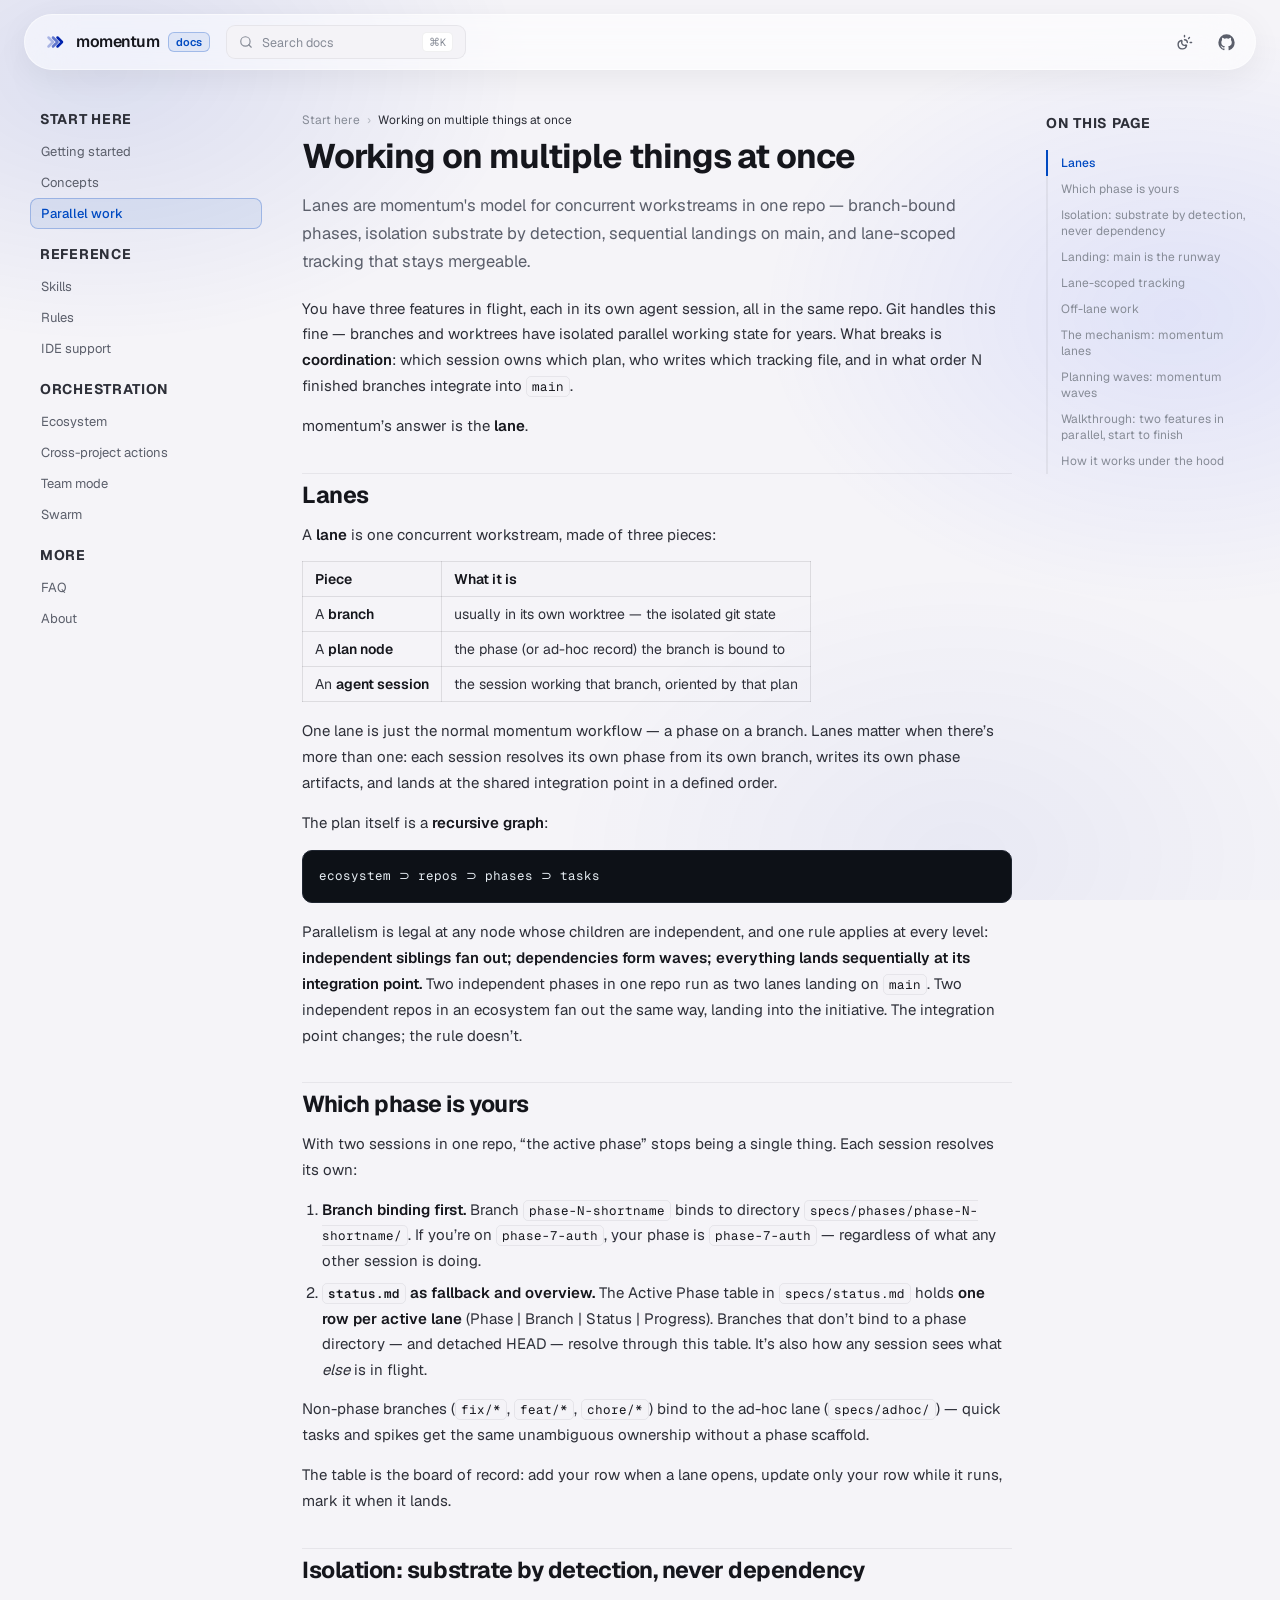
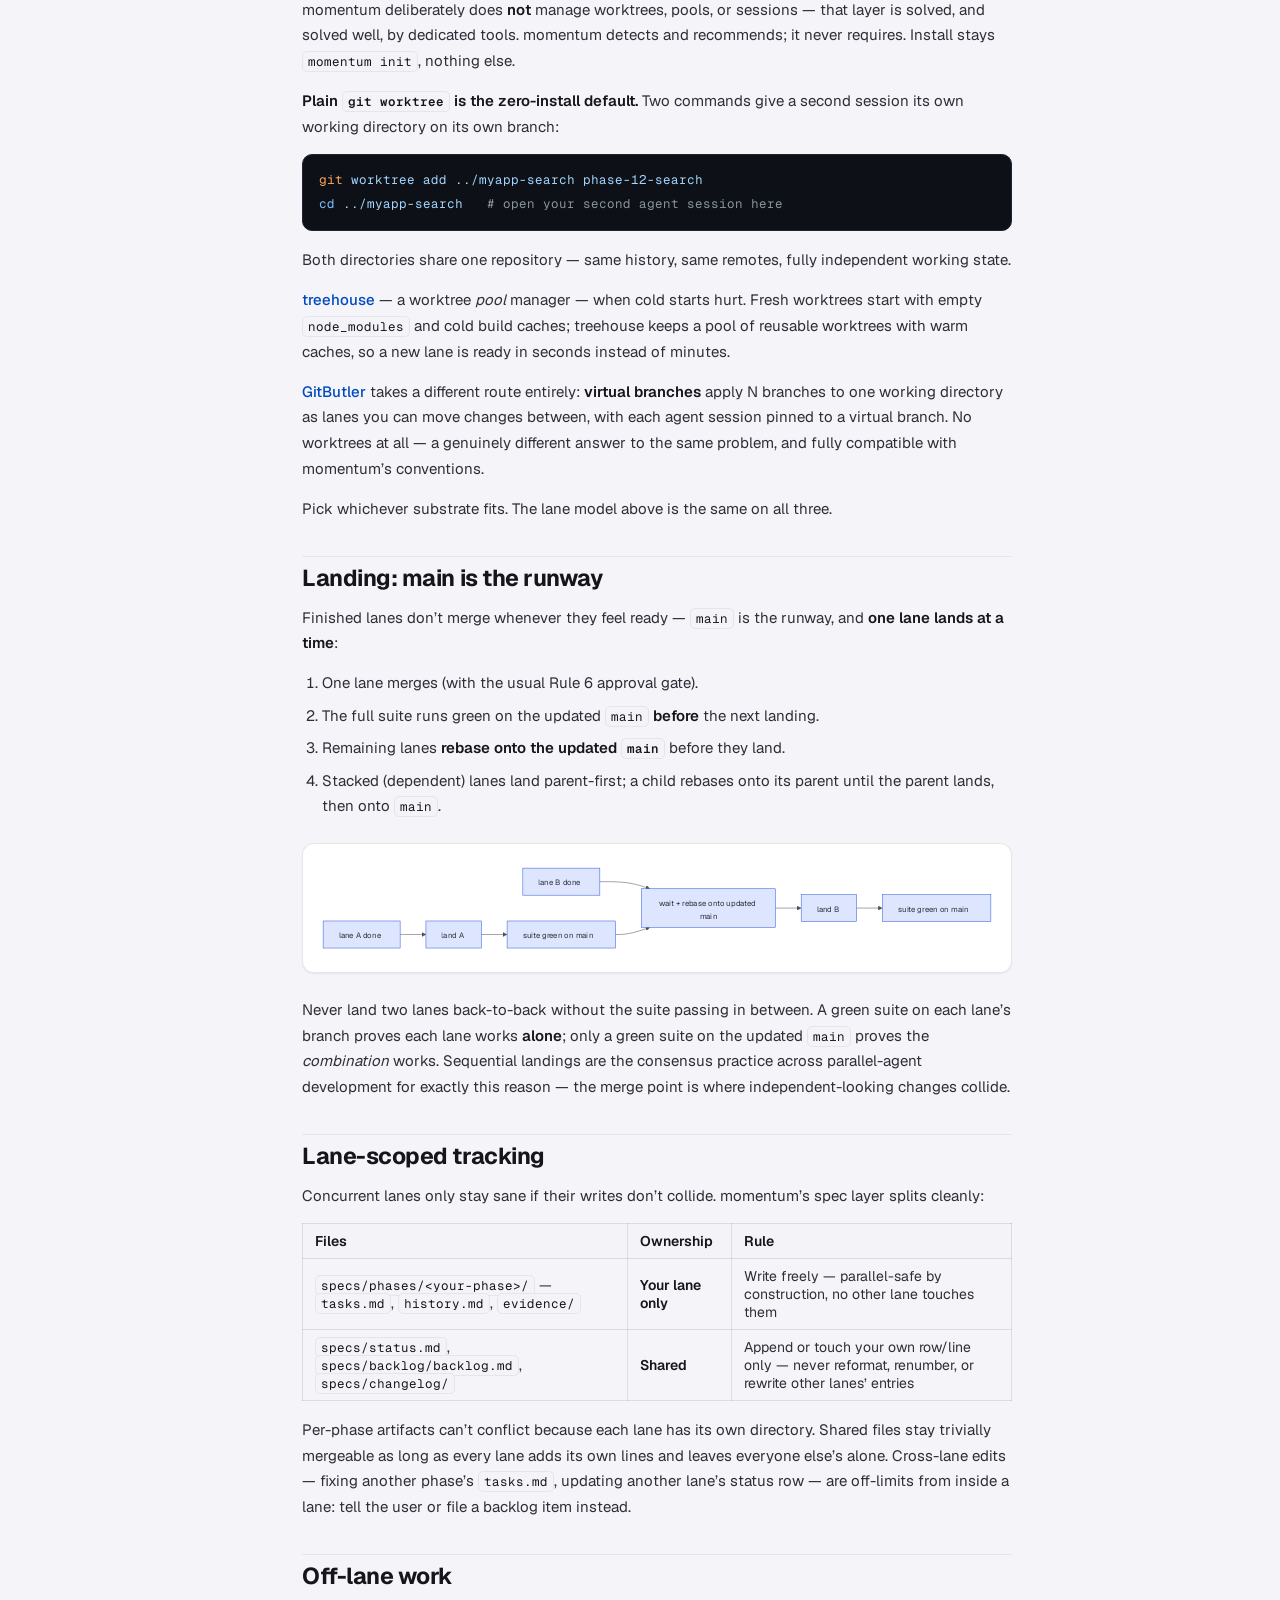
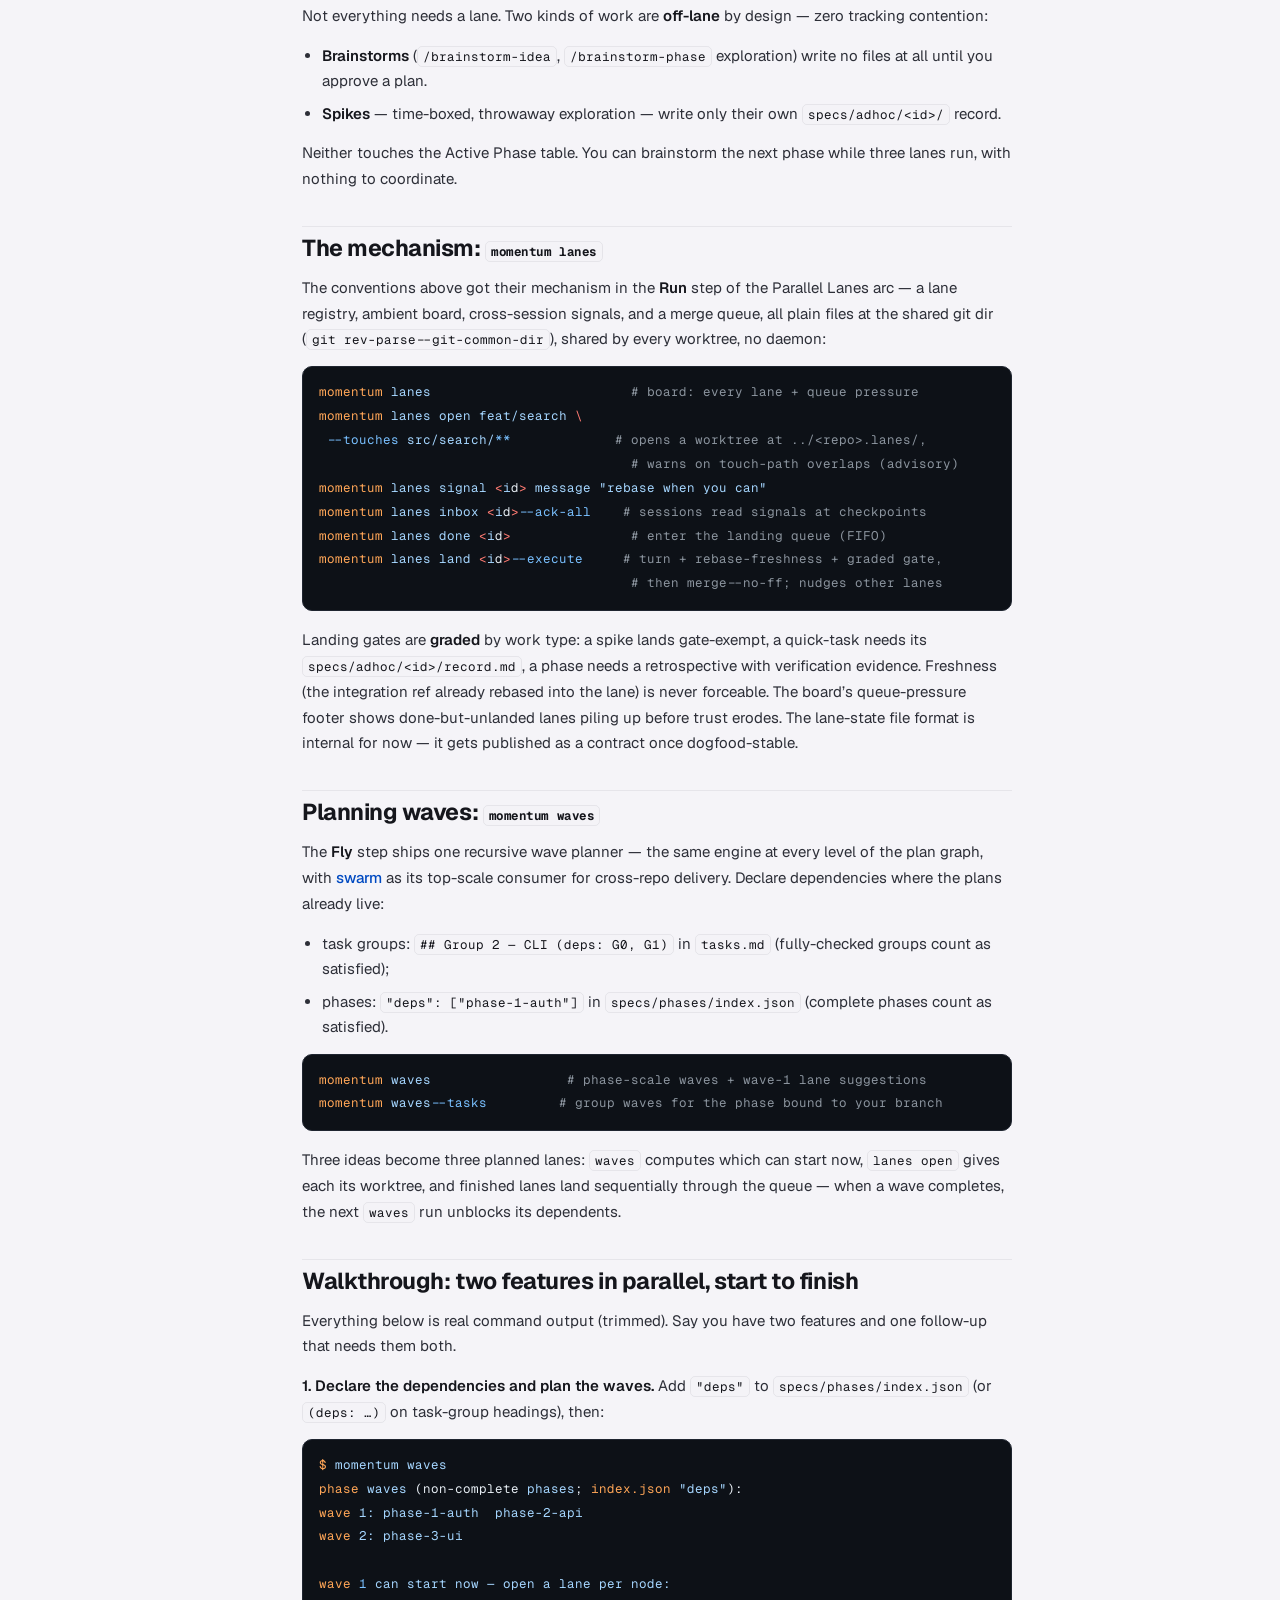
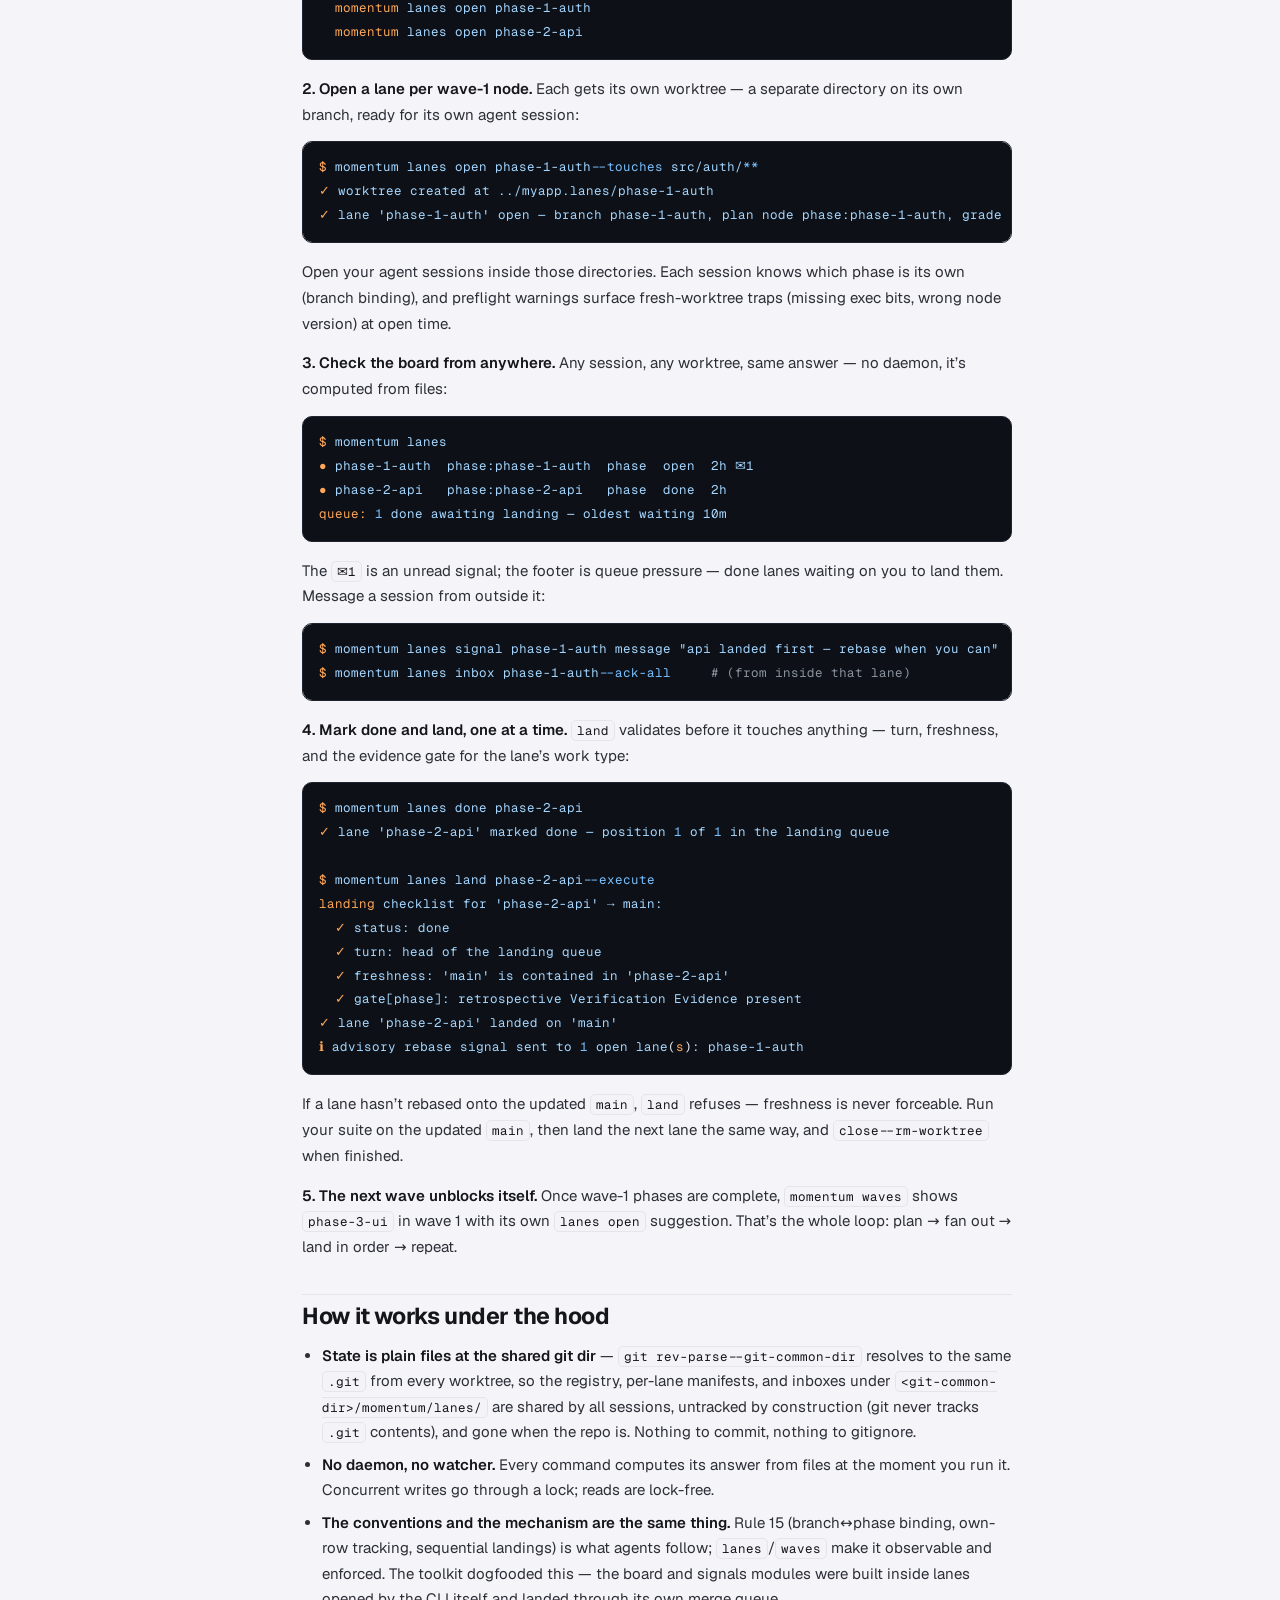
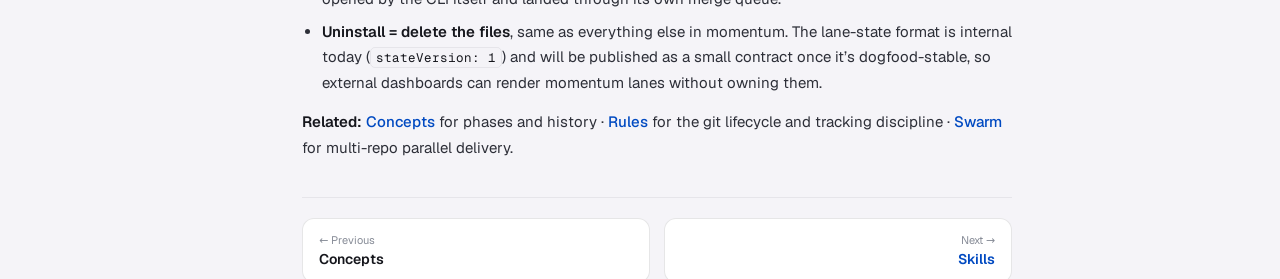
<file: parallel-work/index.html>
<!DOCTYPE html><html lang="en"> <head><meta charset="utf-8"><meta name="viewport" content="width=device-width, initial-scale=1"><link rel="icon" href="/brand/favicon.svg" type="image/svg+xml"><link rel="icon" href="/brand/png/favicon-32.png" sizes="32x32" type="image/png"><link rel="icon" href="/brand/png/favicon-16.png" sizes="16x16" type="image/png"><link rel="apple-touch-icon" href="/brand/png/momentum-app-180.png"><link rel="manifest" href="/site.webmanifest"><meta name="theme-color" content="#0023ae"><link rel="canonical" href="https://trymomentum.github.io/parallel-work/"><title>Working on multiple things at once — momentum docs</title><meta name="description" content="Lanes are momentum's model for concurrent workstreams in one repo — branch-bound phases, isolation substrate by detection, sequential landings on main, and lane-scoped tracking that stays mergeable."><meta property="og:type" content="website"><meta property="og:title" content="Working on multiple things at once — momentum docs"><meta property="og:description" content="Lanes are momentum's model for concurrent workstreams in one repo — branch-bound phases, isolation substrate by detection, sequential landings on main, and lane-scoped tracking that stays mergeable."><meta property="og:url" content="https://trymomentum.github.io/parallel-work/"><meta property="og:image" content="https://trymomentum.github.io/og/default.png"><meta name="twitter:card" content="summary_large_image"><meta name="twitter:title" content="Working on multiple things at once — momentum docs"><meta name="twitter:description" content="Lanes are momentum's model for concurrent workstreams in one repo — branch-bound phases, isolation substrate by detection, sequential landings on main, and lane-scoped tracking that stays mergeable."><meta name="twitter:image" content="https://trymomentum.github.io/og/default.png"><script>(function(){try{var t=localStorage.getItem('mm-theme');document.documentElement.dataset.theme=(t==='dark'||t==='light')?t:'light';}catch(e){document.documentElement.dataset.theme='light';}})();</script><script>(function(){try{if(sessionStorage.getItem('mm-swept')){document.documentElement.classList.add('mm-swept');}else{sessionStorage.setItem('mm-swept','1');}}catch(e){}})();</script><link rel="stylesheet" href="/_astro/Icon.CfDLM5Ju.css">
<link rel="stylesheet" href="/_astro/_..D1_BWr6T.css"></head> <body> <div class="ambient-layer" aria-hidden="true"></div> <div class="page mm-docs">  <header class="tb"> <nav class="tb-pillbar"> <a class="mm-brand tb-brand" href="/" aria-label="momentum"> <svg class="mm-mark" viewBox="0 0 48 48" width="24" height="24" fill="none" aria-hidden="true"> <path class="c c1" d="M11 15 20 24 11 33"></path> <path class="c c2" d="M20 15 29 24 20 33"></path> <path class="c c3" d="M29 15 38 24 29 33"></path> </svg> <span class="mm-word">momentum</span>  <span class="tb-pill">docs</span>  </a>  <script type="module">const t=document.documentElement;t.classList.contains("mm-swept")||window.setTimeout(()=>t.classList.add("mm-swept"),850);const s=window.matchMedia("(prefers-reduced-motion: reduce)");for(const e of document.querySelectorAll(".mm-brand"))e.addEventListener("mouseenter",()=>{s.matches||(e.classList.remove("mm-sweep"),e.getBoundingClientRect(),e.classList.add("mm-sweep"))});</script> <button type="button" class="tb-search" data-open-palette aria-label="Search docs"> <svg width="1em" height="1em" class="ic" data-icon="lucide:search">   <symbol id="ai:lucide:search" viewBox="0 0 24 24"><g fill="none" stroke="currentColor" stroke-linecap="round" stroke-linejoin="round" stroke-width="2"><path d="m21 21l-4.34-4.34"/><circle cx="11" cy="11" r="8"/></g></symbol><use href="#ai:lucide:search"></use>  </svg> <span>Search docs</span> <kbd>⌘K</kbd> </button> <div class="tb-right"> <button type="button" class="tb-icon tb-menu" data-toggle-sidebar aria-label="Toggle navigation"> <svg width="1em" height="1em" class="ic" data-icon="lucide:menu">   <symbol id="ai:lucide:menu" viewBox="0 0 24 24"><path fill="none" stroke="currentColor" stroke-linecap="round" stroke-linejoin="round" stroke-width="2" d="M4 5h16M4 12h16M4 19h16"/></symbol><use href="#ai:lucide:menu"></use>  </svg> </button> <button type="button" class="tb-icon" data-toggle-theme aria-label="Toggle theme"> <svg width="1em" height="1em" class="ic" data-icon="lucide:sun-moon">   <symbol id="ai:lucide:sun-moon" viewBox="0 0 24 24"><path fill="none" stroke="currentColor" stroke-linecap="round" stroke-linejoin="round" stroke-width="2" d="M12 2v2m2.837 12.385a6 6 0 1 1-7.223-7.222c.624-.147.97.66.715 1.248a4 4 0 0 0 5.26 5.259c.589-.255 1.396.09 1.248.715M16 12a4 4 0 0 0-4-4m7-3l-1.256 1.256M20 12h2"/></symbol><use href="#ai:lucide:sun-moon"></use>  </svg> </button> <a class="tb-icon" href="https://github.com/LiminaLabsAI/momentum" target="_blank" rel="noopener" aria-label="GitHub"> <svg viewBox="0 0 24 24" width="17" height="17" fill="currentColor" aria-hidden="true"><path d="M12 .5A11.5 11.5 0 0 0 .5 12a11.5 11.5 0 0 0 7.86 10.92c.58.1.79-.25.79-.56v-2c-3.2.7-3.88-1.36-3.88-1.36-.53-1.34-1.29-1.7-1.29-1.7-1.05-.72.08-.7.08-.7 1.16.08 1.77 1.2 1.77 1.2 1.03 1.77 2.7 1.26 3.36.96.1-.75.4-1.26.73-1.55-2.55-.29-5.24-1.28-5.24-5.68 0-1.26.45-2.28 1.19-3.09-.12-.29-.52-1.46.11-3.05 0 0 .97-.31 3.18 1.18a11 11 0 0 1 5.8 0c2.2-1.49 3.17-1.18 3.17-1.18.63 1.59.23 2.76.11 3.05.74.81 1.19 1.83 1.19 3.09 0 4.41-2.69 5.38-5.25 5.67.41.36.78 1.05.78 2.12v3.14c0 .31.21.67.8.56A11.5 11.5 0 0 0 23.5 12 11.5 11.5 0 0 0 12 .5Z"></path></svg> </a> </div> </nav> </header> <div class="docs-grid" id="top"> <!-- SIDEBAR --> <aside class="sidebar" data-sidebar> <nav> <div class="side-group"> <p class="side-label">Start here</p> <a class="side-link" href="/getting-started/"> Getting started </a><a class="side-link" href="/concepts/"> Concepts </a><a class="side-link active" href="/parallel-work/" aria-current="page"> Parallel work </a> </div><div class="side-group"> <p class="side-label">Reference</p> <a class="side-link" href="/skills/"> Skills </a><a class="side-link" href="/rules/"> Rules </a><a class="side-link" href="/ide-support/"> IDE support </a> </div><div class="side-group"> <p class="side-label">Orchestration</p> <a class="side-link" href="/ecosystem/"> Ecosystem </a><a class="side-link" href="/orchestration/"> Cross-project actions </a><a class="side-link" href="/team/"> Team mode </a><a class="side-link" href="/swarm/"> Swarm </a> </div><div class="side-group"> <p class="side-label">More</p> <a class="side-link" href="/faq/"> FAQ </a><a class="side-link" href="/about/"> About </a> </div> </nav> </aside> <div class="sidebar-scrim" data-sidebar-scrim aria-hidden="true"></div> <!-- ARTICLE --> <main class="article"> <div class="doc-wrap"> <div class="doc-crumb"> Start here<span class="sep">›</span><span class="cur">Working on multiple things at once</span> </div> <div class="doc-head"> <h1>Working on multiple things at once</h1> </div> <p class="doc-lead">Lanes are momentum&#39;s model for concurrent workstreams in one repo — branch-bound phases, isolation substrate by detection, sequential landings on main, and lane-scoped tracking that stays mergeable.</p> <article class="doc"> <p>You have three features in flight, each in its own agent session, all in the
same repo. Git handles this fine — branches and worktrees have isolated
parallel working state for years. What breaks is <strong>coordination</strong>: which
session owns which plan, who writes which tracking file, and in what order N
finished branches integrate into <code>main</code>.</p>
<p>momentum’s answer is the <strong>lane</strong>.</p>
<h2 id="lanes">Lanes</h2>
<p>A <strong>lane</strong> is one concurrent workstream, made of three pieces:</p>





















<table><thead><tr><th>Piece</th><th>What it is</th></tr></thead><tbody><tr><td>A <strong>branch</strong></td><td>usually in its own worktree — the isolated git state</td></tr><tr><td>A <strong>plan node</strong></td><td>the phase (or ad-hoc record) the branch is bound to</td></tr><tr><td>An <strong>agent session</strong></td><td>the session working that branch, oriented by that plan</td></tr></tbody></table>
<p>One lane is just the normal momentum workflow — a phase on a branch. Lanes
matter when there’s more than one: each session resolves its own phase from
its own branch, writes its own phase artifacts, and lands at the shared
integration point in a defined order.</p>
<p>The plan itself is a <strong>recursive graph</strong>:</p>
<pre class="astro-code github-dark-default" style="background-color:#0d1117;color:#e6edf3; overflow-x: auto;" tabindex="0" data-language="plaintext"><code><span class="line"><span>ecosystem ⊃ repos ⊃ phases ⊃ tasks</span></span></code></pre>
<p>Parallelism is legal at any node whose children are independent, and one
rule applies at every level: <strong>independent siblings fan out; dependencies
form waves; everything lands sequentially at its integration point.</strong> Two
independent phases in one repo run as two lanes landing on <code>main</code>. Two
independent repos in an ecosystem fan out the same way, landing into the
initiative. The integration point changes; the rule doesn’t.</p>
<h2 id="which-phase-is-yours">Which phase is yours</h2>
<p>With two sessions in one repo, “the active phase” stops being a single
thing. Each session resolves its own:</p>
<ol>
<li><strong>Branch binding first.</strong> Branch <code>phase-N-shortname</code> binds to directory
<code>specs/phases/phase-N-shortname/</code>. If you’re on <code>phase-7-auth</code>, your
phase is <code>phase-7-auth</code> — regardless of what any other session is doing.</li>
<li><strong><code>status.md</code> as fallback and overview.</strong> The Active Phase table in
<code>specs/status.md</code> holds <strong>one row per active lane</strong>
(Phase | Branch | Status | Progress). Branches that don’t bind to a
phase directory — and detached HEAD — resolve through this table. It’s
also how any session sees what <em>else</em> is in flight.</li>
</ol>
<p>Non-phase branches (<code>fix/*</code>, <code>feat/*</code>, <code>chore/*</code>) bind to the ad-hoc lane
(<code>specs/adhoc/</code>) — quick tasks and spikes get the same unambiguous ownership
without a phase scaffold.</p>
<p>The table is the board of record: add your row when a lane opens, update
only your row while it runs, mark it when it lands.</p>
<h2 id="isolation-substrate-by-detection-never-dependency">Isolation: substrate by detection, never dependency</h2>
<p>momentum deliberately does <strong>not</strong> manage worktrees, pools, or sessions —
that layer is solved, and solved well, by dedicated tools. momentum detects
and recommends; it never requires. Install stays <code>momentum init</code>, nothing
else.</p>
<p><strong>Plain <code>git worktree</code> is the zero-install default.</strong> Two commands give a
second session its own working directory on its own branch:</p>
<pre class="astro-code github-dark-default" style="background-color:#0d1117;color:#e6edf3; overflow-x: auto;" tabindex="0" data-language="bash"><code><span class="line"><span style="color:#FFA657">git</span><span style="color:#A5D6FF"> worktree</span><span style="color:#A5D6FF"> add</span><span style="color:#A5D6FF"> ../myapp-search</span><span style="color:#A5D6FF"> phase-12-search</span></span>
<span class="line"><span style="color:#79C0FF">cd</span><span style="color:#A5D6FF"> ../myapp-search</span><span style="color:#8B949E">   # open your second agent session here</span></span></code></pre>
<p>Both directories share one repository — same history, same remotes, fully
independent working state.</p>
<p><strong><a href="https://github.com/kunchenguid/treehouse">treehouse</a></strong> — a worktree
<em>pool</em> manager — when cold starts hurt. Fresh worktrees start with empty
<code>node_modules</code> and cold build caches; treehouse keeps a pool of reusable
worktrees with warm caches, so a new lane is ready in seconds instead of
minutes.</p>
<p><strong><a href="https://github.com/gitbutlerapp/gitbutler">GitButler</a></strong> takes a different
route entirely: <strong>virtual branches</strong> apply N branches to one working
directory as lanes you can move changes between, with each agent session
pinned to a virtual branch. No worktrees at all — a genuinely different
answer to the same problem, and fully compatible with momentum’s
conventions.</p>
<p>Pick whichever substrate fits. The lane model above is the same on all
three.</p>
<h2 id="landing-main-is-the-runway">Landing: main is the runway</h2>
<p>Finished lanes don’t merge whenever they feel ready — <code>main</code> is the runway,
and <strong>one lane lands at a time</strong>:</p>
<ol>
<li>One lane merges (with the usual Rule 6 approval gate).</li>
<li>The full suite runs green on the updated <code>main</code> <strong>before</strong> the next
landing.</li>
<li>Remaining lanes <strong>rebase onto the updated <code>main</code></strong> before they land.</li>
<li>Stacked (dependent) lanes land parent-first; a child rebases onto its
parent until the parent lands, then onto <code>main</code>.</li>
</ol>
<svg id="mermaid-0" width="100%" xmlns="http://www.w3.org/2000/svg" xmlns:xlink="http://www.w3.org/1999/xlink" class="flowchart" style="max-width: 1310.984375px;" viewBox="0 0 1310.984375 171" role="graphics-document document" aria-roledescription="flowchart-v2"><style>#mermaid-0{font-family:'Geist Variable',Geist,system-ui,sans-serif;font-size:15px;fill:#0d1330;}@keyframes edge-animation-frame{from{stroke-dashoffset:0;}}@keyframes dash{to{stroke-dashoffset:0;}}#mermaid-0 .edge-animation-slow{stroke-dasharray:9,5!important;stroke-dashoffset:900;animation:dash 50s linear infinite;stroke-linecap:round;}#mermaid-0 .edge-animation-fast{stroke-dasharray:9,5!important;stroke-dashoffset:900;animation:dash 20s linear infinite;stroke-linecap:round;}#mermaid-0 .error-icon{fill:#f3f5fb;}#mermaid-0 .error-text{fill:#0c0a04;stroke:#0c0a04;}#mermaid-0 .edge-thickness-normal{stroke-width:1px;}#mermaid-0 .edge-thickness-thick{stroke-width:3.5px;}#mermaid-0 .edge-pattern-solid{stroke-dasharray:0;}#mermaid-0 .edge-thickness-invisible{stroke-width:0;fill:none;}#mermaid-0 .edge-pattern-dashed{stroke-dasharray:3;}#mermaid-0 .edge-pattern-dotted{stroke-dasharray:2;}#mermaid-0 .marker{fill:#4a4f5e;stroke:#4a4f5e;}#mermaid-0 .marker.cross{stroke:#4a4f5e;}#mermaid-0 svg{font-family:'Geist Variable',Geist,system-ui,sans-serif;font-size:15px;}#mermaid-0 p{margin:0;}#mermaid-0 .label{font-family:'Geist Variable',Geist,system-ui,sans-serif;color:#0d1330;}#mermaid-0 .cluster-label text{fill:#0c0a04;}#mermaid-0 .cluster-label span{color:#0c0a04;}#mermaid-0 .cluster-label span p{background-color:transparent;}#mermaid-0 .label text,#mermaid-0 span{fill:#0d1330;color:#0d1330;}#mermaid-0 .node rect,#mermaid-0 .node circle,#mermaid-0 .node ellipse,#mermaid-0 .node polygon,#mermaid-0 .node path{fill:#dde5ff;stroke:#2f5be0;stroke-width:1px;}#mermaid-0 .rough-node .label text,#mermaid-0 .node .label text,#mermaid-0 .image-shape .label,#mermaid-0 .icon-shape .label{text-anchor:middle;}#mermaid-0 .node .katex path{fill:#000;stroke:#000;stroke-width:1px;}#mermaid-0 .rough-node .label,#mermaid-0 .node .label,#mermaid-0 .image-shape .label,#mermaid-0 .icon-shape .label{text-align:center;}#mermaid-0 .node.clickable{cursor:pointer;}#mermaid-0 .root .anchor path{fill:#4a4f5e!important;stroke-width:0;stroke:#4a4f5e;}#mermaid-0 .arrowheadPath{fill:#0b0b0b;}#mermaid-0 .edgePath .path{stroke:#4a4f5e;stroke-width:1px;}#mermaid-0 .flowchart-link{stroke:#4a4f5e;fill:none;}#mermaid-0 .edgeLabel{background-color:#eceef6;text-align:center;}#mermaid-0 .edgeLabel p{background-color:#eceef6;}#mermaid-0 .edgeLabel rect{opacity:0.5;background-color:#eceef6;fill:#eceef6;}#mermaid-0 .labelBkg{background-color:rgba(236, 238, 246, 0.5);}#mermaid-0 .cluster rect{fill:#f3f5fb;stroke:#c3cbe0;stroke-width:1px;}#mermaid-0 .cluster text{fill:#0c0a04;}#mermaid-0 .cluster span{color:#0c0a04;}#mermaid-0 div.mermaidTooltip{position:absolute;text-align:center;max-width:200px;padding:2px;font-family:'Geist Variable',Geist,system-ui,sans-serif;font-size:12px;background:#f3f5fb;border:1px solid #c3cbe0;border-radius:2px;pointer-events:none;z-index:100;}#mermaid-0 .flowchartTitleText{text-anchor:middle;font-size:18px;fill:#0d1330;}#mermaid-0 rect.text{fill:none;stroke-width:0;}#mermaid-0 .icon-shape,#mermaid-0 .image-shape{background-color:#eceef6;text-align:center;}#mermaid-0 .icon-shape p,#mermaid-0 .image-shape p{background-color:#eceef6;padding:2px;}#mermaid-0 .icon-shape .label rect,#mermaid-0 .image-shape .label rect{opacity:0.5;background-color:#eceef6;fill:#eceef6;}#mermaid-0 .label-icon{display:inline-block;height:1em;overflow:visible;vertical-align:-0.125em;}#mermaid-0 .node .label-icon path{fill:currentColor;stroke:revert;stroke-width:revert;}#mermaid-0 .node .neo-node{stroke:#2f5be0;}#mermaid-0 [data-look="neo"].node rect,#mermaid-0 [data-look="neo"].cluster rect,#mermaid-0 [data-look="neo"].node polygon{stroke:url(#mermaid-0-gradient);filter:drop-shadow( 1px 2px 2px rgba(185,185,185,1));}#mermaid-0 [data-look="neo"].node path{stroke:url(#mermaid-0-gradient);stroke-width:1px;}#mermaid-0 [data-look="neo"].node .outer-path{filter:drop-shadow( 1px 2px 2px rgba(185,185,185,1));}#mermaid-0 [data-look="neo"].node .neo-line path{stroke:#2f5be0;filter:none;}#mermaid-0 [data-look="neo"].node circle{stroke:url(#mermaid-0-gradient);filter:drop-shadow( 1px 2px 2px rgba(185,185,185,1));}#mermaid-0 [data-look="neo"].node circle .state-start{fill:#000000;}#mermaid-0 [data-look="neo"].icon-shape .icon{fill:url(#mermaid-0-gradient);filter:drop-shadow( 1px 2px 2px rgba(185,185,185,1));}#mermaid-0 [data-look="neo"].icon-shape .icon-neo path{stroke:url(#mermaid-0-gradient);filter:drop-shadow( 1px 2px 2px rgba(185,185,185,1));}#mermaid-0 :root{--mermaid-font-family:arial,sans-serif;}</style><g><marker id="mermaid-0_flowchart-v2-pointEnd" class="marker flowchart-v2" viewBox="0 0 10 10" refX="5" refY="5" markerUnits="userSpaceOnUse" markerWidth="8" markerHeight="8" orient="auto"><path d="M 0 0 L 10 5 L 0 10 z" class="arrowMarkerPath" style="stroke-width: 1; stroke-dasharray: 1, 0;"></path></marker><marker id="mermaid-0_flowchart-v2-pointStart" class="marker flowchart-v2" viewBox="0 0 10 10" refX="4.5" refY="5" markerUnits="userSpaceOnUse" markerWidth="8" markerHeight="8" orient="auto"><path d="M 0 5 L 10 10 L 10 0 z" class="arrowMarkerPath" style="stroke-width: 1; stroke-dasharray: 1, 0;"></path></marker><marker id="mermaid-0_flowchart-v2-pointEnd-margin" class="marker flowchart-v2" viewBox="0 0 11.5 14" refX="11.5" refY="7" markerUnits="userSpaceOnUse" markerWidth="10.5" markerHeight="14" orient="auto"><path d="M 0 0 L 11.5 7 L 0 14 z" class="arrowMarkerPath" style="stroke-width: 0; stroke-dasharray: 1, 0;"></path></marker><marker id="mermaid-0_flowchart-v2-pointStart-margin" class="marker flowchart-v2" viewBox="0 0 11.5 14" refX="1" refY="7" markerUnits="userSpaceOnUse" markerWidth="11.5" markerHeight="14" orient="auto"><polygon points="0,7 11.5,14 11.5,0" class="arrowMarkerPath" style="stroke-width: 0; stroke-dasharray: 1, 0;"></polygon></marker><marker id="mermaid-0_flowchart-v2-circleEnd" class="marker flowchart-v2" viewBox="0 0 10 10" refX="11" refY="5" markerUnits="userSpaceOnUse" markerWidth="11" markerHeight="11" orient="auto"><circle cx="5" cy="5" r="5" class="arrowMarkerPath" style="stroke-width: 1; stroke-dasharray: 1, 0;"></circle></marker><marker id="mermaid-0_flowchart-v2-circleStart" class="marker flowchart-v2" viewBox="0 0 10 10" refX="-1" refY="5" markerUnits="userSpaceOnUse" markerWidth="11" markerHeight="11" orient="auto"><circle cx="5" cy="5" r="5" class="arrowMarkerPath" style="stroke-width: 1; stroke-dasharray: 1, 0;"></circle></marker><marker id="mermaid-0_flowchart-v2-circleEnd-margin" class="marker flowchart-v2" viewBox="0 0 10 10" refY="5" refX="12.25" markerUnits="userSpaceOnUse" markerWidth="14" markerHeight="14" orient="auto"><circle cx="5" cy="5" r="5" class="arrowMarkerPath" style="stroke-width: 0; stroke-dasharray: 1, 0;"></circle></marker><marker id="mermaid-0_flowchart-v2-circleStart-margin" class="marker flowchart-v2" viewBox="0 0 10 10" refX="-2" refY="5" markerUnits="userSpaceOnUse" markerWidth="14" markerHeight="14" orient="auto"><circle cx="5" cy="5" r="5" class="arrowMarkerPath" style="stroke-width: 0; stroke-dasharray: 1, 0;"></circle></marker><marker id="mermaid-0_flowchart-v2-crossEnd" class="marker cross flowchart-v2" viewBox="0 0 11 11" refX="12" refY="5.2" markerUnits="userSpaceOnUse" markerWidth="11" markerHeight="11" orient="auto"><path d="M 1,1 l 9,9 M 10,1 l -9,9" class="arrowMarkerPath" style="stroke-width: 2; stroke-dasharray: 1, 0;"></path></marker><marker id="mermaid-0_flowchart-v2-crossStart" class="marker cross flowchart-v2" viewBox="0 0 11 11" refX="-1" refY="5.2" markerUnits="userSpaceOnUse" markerWidth="11" markerHeight="11" orient="auto"><path d="M 1,1 l 9,9 M 10,1 l -9,9" class="arrowMarkerPath" style="stroke-width: 2; stroke-dasharray: 1, 0;"></path></marker><marker id="mermaid-0_flowchart-v2-crossEnd-margin" class="marker cross flowchart-v2" viewBox="0 0 15 15" refX="17.7" refY="7.5" markerUnits="userSpaceOnUse" markerWidth="12" markerHeight="12" orient="auto"><path d="M 1,1 L 14,14 M 1,14 L 14,1" class="arrowMarkerPath" style="stroke-width: 2.5;"></path></marker><marker id="mermaid-0_flowchart-v2-crossStart-margin" class="marker cross flowchart-v2" viewBox="0 0 15 15" refX="-3.5" refY="7.5" markerUnits="userSpaceOnUse" markerWidth="12" markerHeight="12" orient="auto"><path d="M 1,1 L 14,14 M 1,14 L 14,1" class="arrowMarkerPath" style="stroke-width: 2.5; stroke-dasharray: 1, 0;"></path></marker><g class="root"><g class="clusters"></g><g class="edgePaths"><path d="M157.328,136.75L161.495,136.75C165.661,136.75,173.995,136.75,181.661,136.75C189.328,136.75,196.328,136.75,199.828,136.75L203.328,136.75" id="mermaid-0-L_A_LA_0" class="edge-thickness-normal edge-pattern-solid edge-thickness-normal edge-pattern-solid flowchart-link" style=";" data-edge="true" data-et="edge" data-id="L_A_LA_0" data-points="W3sieCI6MTU3LjMyODEyNSwieSI6MTM2Ljc1fSx7IngiOjE4Mi4zMjgxMjUsInkiOjEzNi43NX0seyJ4IjoyMDcuMzI4MTI1LCJ5IjoxMzYuNzV9XQ==" data-look="classic" marker-end="url(#mermaid-0_flowchart-v2-pointEnd)"></path><path d="M544.625,34.25L553.878,34.25C563.13,34.25,581.635,34.25,597.186,36.332C612.736,38.415,625.332,42.58,631.63,44.662L637.928,46.744" id="mermaid-0-L_B_W_0" class="edge-thickness-normal edge-pattern-solid edge-thickness-normal edge-pattern-solid flowchart-link" style=";" data-edge="true" data-et="edge" data-id="L_B_W_0" data-points="W3sieCI6NTQ0LjYyNSwieSI6MzQuMjV9LHsieCI6NjAwLjE0MDYyNSwieSI6MzQuMjV9LHsieCI6NjQxLjcyNTk5MDg1MzY1ODYsInkiOjQ4fV0=" data-look="classic" marker-end="url(#mermaid-0_flowchart-v2-pointEnd)"></path><path d="M314.75,136.75L318.917,136.75C323.083,136.75,331.417,136.75,339.083,136.75C346.75,136.75,353.75,136.75,357.25,136.75L360.75,136.75" id="mermaid-0-L_LA_G1_0" class="edge-thickness-normal edge-pattern-solid edge-thickness-normal edge-pattern-solid flowchart-link" style=";" data-edge="true" data-et="edge" data-id="L_LA_G1_0" data-points="W3sieCI6MzE0Ljc1LCJ5IjoxMzYuNzV9LHsieCI6MzM5Ljc1LCJ5IjoxMzYuNzV9LHsieCI6MzY0Ljc1LCJ5IjoxMzYuNzV9XQ==" data-look="classic" marker-end="url(#mermaid-0_flowchart-v2-pointEnd)"></path><path d="M575.141,136.75L579.307,136.75C583.474,136.75,591.807,136.75,602.272,134.668C612.736,132.585,625.332,128.42,631.63,126.338L637.928,124.256" id="mermaid-0-L_G1_W_0" class="edge-thickness-normal edge-pattern-solid edge-thickness-normal edge-pattern-solid flowchart-link" style=";" data-edge="true" data-et="edge" data-id="L_G1_W_0" data-points="W3sieCI6NTc1LjE0MDYyNSwieSI6MTM2Ljc1fSx7IngiOjYwMC4xNDA2MjUsInkiOjEzNi43NX0seyJ4Ijo2NDEuNzI1OTkwODUzNjU4NiwieSI6MTIzfV0=" data-look="classic" marker-end="url(#mermaid-0_flowchart-v2-pointEnd)"></path><path d="M885.141,85.5L889.307,85.5C893.474,85.5,901.807,85.5,909.474,85.5C917.141,85.5,924.141,85.5,927.641,85.5L931.141,85.5" id="mermaid-0-L_W_LB_0" class="edge-thickness-normal edge-pattern-solid edge-thickness-normal edge-pattern-solid flowchart-link" style=";" data-edge="true" data-et="edge" data-id="L_W_LB_0" data-points="W3sieCI6ODg1LjE0MDYyNSwieSI6ODUuNX0seyJ4Ijo5MTAuMTQwNjI1LCJ5Ijo4NS41fSx7IngiOjkzNS4xNDA2MjUsInkiOjg1LjV9XQ==" data-look="classic" marker-end="url(#mermaid-0_flowchart-v2-pointEnd)"></path><path d="M1042.594,85.5L1046.76,85.5C1050.927,85.5,1059.26,85.5,1066.927,85.5C1074.594,85.5,1081.594,85.5,1085.094,85.5L1088.594,85.5" id="mermaid-0-L_LB_G2_0" class="edge-thickness-normal edge-pattern-solid edge-thickness-normal edge-pattern-solid flowchart-link" style=";" data-edge="true" data-et="edge" data-id="L_LB_G2_0" data-points="W3sieCI6MTA0Mi41OTM3NSwieSI6ODUuNX0seyJ4IjoxMDY3LjU5Mzc1LCJ5Ijo4NS41fSx7IngiOjEwOTIuNTkzNzUsInkiOjg1LjV9XQ==" data-look="classic" marker-end="url(#mermaid-0_flowchart-v2-pointEnd)"></path></g><g class="edgeLabels"><g class="edgeLabel"><g class="label" data-id="L_A_LA_0" transform="translate(0, 0)"><foreignObject width="0" height="0"><div xmlns="http://www.w3.org/1999/xhtml" class="labelBkg" style="display: table-cell; white-space: nowrap; line-height: 1.5; max-width: 200px; text-align: center;"><span class="edgeLabel"></span></div></foreignObject></g></g><g class="edgeLabel"><g class="label" data-id="L_B_W_0" transform="translate(0, 0)"><foreignObject width="0" height="0"><div xmlns="http://www.w3.org/1999/xhtml" class="labelBkg" style="display: table-cell; white-space: nowrap; line-height: 1.5; max-width: 200px; text-align: center;"><span class="edgeLabel"></span></div></foreignObject></g></g><g class="edgeLabel"><g class="label" data-id="L_LA_G1_0" transform="translate(0, 0)"><foreignObject width="0" height="0"><div xmlns="http://www.w3.org/1999/xhtml" class="labelBkg" style="display: table-cell; white-space: nowrap; line-height: 1.5; max-width: 200px; text-align: center;"><span class="edgeLabel"></span></div></foreignObject></g></g><g class="edgeLabel"><g class="label" data-id="L_G1_W_0" transform="translate(0, 0)"><foreignObject width="0" height="0"><div xmlns="http://www.w3.org/1999/xhtml" class="labelBkg" style="display: table-cell; white-space: nowrap; line-height: 1.5; max-width: 200px; text-align: center;"><span class="edgeLabel"></span></div></foreignObject></g></g><g class="edgeLabel"><g class="label" data-id="L_W_LB_0" transform="translate(0, 0)"><foreignObject width="0" height="0"><div xmlns="http://www.w3.org/1999/xhtml" class="labelBkg" style="display: table-cell; white-space: nowrap; line-height: 1.5; max-width: 200px; text-align: center;"><span class="edgeLabel"></span></div></foreignObject></g></g><g class="edgeLabel"><g class="label" data-id="L_LB_G2_0" transform="translate(0, 0)"><foreignObject width="0" height="0"><div xmlns="http://www.w3.org/1999/xhtml" class="labelBkg" style="display: table-cell; white-space: nowrap; line-height: 1.5; max-width: 200px; text-align: center;"><span class="edgeLabel"></span></div></foreignObject></g></g></g><g class="nodes"><g class="node default" id="mermaid-0-flowchart-A-0" data-look="classic" transform="translate(82.6640625, 136.75)"><rect class="basic label-container" style="" x="-74.6640625" y="-26.25" width="149.328125" height="52.5"></rect><g class="label" style="" transform="translate(-44.6640625, -11.25)"><rect></rect><foreignObject width="89.328125" height="22.5"><div xmlns="http://www.w3.org/1999/xhtml" style="display: table-cell; white-space: nowrap; line-height: 1.5; max-width: 200px; text-align: center;"><span class="nodeLabel"><p>lane A done</p></span></div></foreignObject></g></g><g class="node default" id="mermaid-0-flowchart-LA-1" data-look="classic" transform="translate(261.0390625, 136.75)"><rect class="basic label-container" style="" x="-53.7109375" y="-26.25" width="107.421875" height="52.5"></rect><g class="label" style="" transform="translate(-23.7109375, -11.25)"><rect></rect><foreignObject width="47.421875" height="22.5"><div xmlns="http://www.w3.org/1999/xhtml" style="display: table-cell; white-space: nowrap; line-height: 1.5; max-width: 200px; text-align: center;"><span class="nodeLabel"><p>land A</p></span></div></foreignObject></g></g><g class="node default" id="mermaid-0-flowchart-B-2" data-look="classic" transform="translate(469.9453125, 34.25)"><rect class="basic label-container" style="" x="-74.6796875" y="-26.25" width="149.359375" height="52.5"></rect><g class="label" style="" transform="translate(-44.6796875, -11.25)"><rect></rect><foreignObject width="89.359375" height="22.5"><div xmlns="http://www.w3.org/1999/xhtml" style="display: table-cell; white-space: nowrap; line-height: 1.5; max-width: 200px; text-align: center;"><span class="nodeLabel"><p>lane B done</p></span></div></foreignObject></g></g><g class="node default" id="mermaid-0-flowchart-W-3" data-look="classic" transform="translate(755.140625, 85.5)"><rect class="basic label-container" style="" x="-130" y="-37.5" width="260" height="75"></rect><g class="label" style="" transform="translate(-100, -22.5)"><rect></rect><foreignObject width="200" height="45"><div xmlns="http://www.w3.org/1999/xhtml" style="display: table; white-space: break-spaces; line-height: 1.5; max-width: 200px; text-align: center; width: 200px;"><span class="nodeLabel"><p>wait + rebase onto updated main</p></span></div></foreignObject></g></g><g class="node default" id="mermaid-0-flowchart-G1-5" data-look="classic" transform="translate(469.9453125, 136.75)"><rect class="basic label-container" style="" x="-105.1953125" y="-26.25" width="210.390625" height="52.5"></rect><g class="label" style="" transform="translate(-75.1953125, -11.25)"><rect></rect><foreignObject width="150.390625" height="22.5"><div xmlns="http://www.w3.org/1999/xhtml" style="display: table-cell; white-space: nowrap; line-height: 1.5; max-width: 200px; text-align: center;"><span class="nodeLabel"><p>suite green on main</p></span></div></foreignObject></g></g><g class="node default" id="mermaid-0-flowchart-LB-9" data-look="classic" transform="translate(988.8671875, 85.5)"><rect class="basic label-container" style="" x="-53.7265625" y="-26.25" width="107.453125" height="52.5"></rect><g class="label" style="" transform="translate(-23.7265625, -11.25)"><rect></rect><foreignObject width="47.453125" height="22.5"><div xmlns="http://www.w3.org/1999/xhtml" style="display: table-cell; white-space: nowrap; line-height: 1.5; max-width: 200px; text-align: center;"><span class="nodeLabel"><p>land B</p></span></div></foreignObject></g></g><g class="node default" id="mermaid-0-flowchart-G2-11" data-look="classic" transform="translate(1197.7890625, 85.5)"><rect class="basic label-container" style="" x="-105.1953125" y="-26.25" width="210.390625" height="52.5"></rect><g class="label" style="" transform="translate(-75.1953125, -11.25)"><rect></rect><foreignObject width="150.390625" height="22.5"><div xmlns="http://www.w3.org/1999/xhtml" style="display: table-cell; white-space: nowrap; line-height: 1.5; max-width: 200px; text-align: center;"><span class="nodeLabel"><p>suite green on main</p></span></div></foreignObject></g></g></g></g></g><defs><filter id="mermaid-0-drop-shadow" height="130%" width="130%"><feDropShadow dx="4" dy="4" stdDeviation="0" flood-opacity="0.06" flood-color="#000000"></feDropShadow></filter></defs><defs><filter id="mermaid-0-drop-shadow-small" height="150%" width="150%"><feDropShadow dx="2" dy="2" stdDeviation="0" flood-opacity="0.06" flood-color="#000000"></feDropShadow></filter></defs><linearGradient id="mermaid-0-gradient" gradientUnits="objectBoundingBox" x1="0%" y1="0%" x2="100%" y2="0%"><stop offset="0%" stop-color="#2f5be0" stop-opacity="1"></stop><stop offset="100%" stop-color="#8b93b8" stop-opacity="1"></stop></linearGradient></svg>
<p>Never land two lanes back-to-back without the suite passing in between. A
green suite on each lane’s branch proves each lane works <strong>alone</strong>; only a
green suite on the updated <code>main</code> proves the <em>combination</em> works. Sequential
landings are the consensus practice across parallel-agent development for
exactly this reason — the merge point is where independent-looking changes
collide.</p>
<h2 id="lane-scoped-tracking">Lane-scoped tracking</h2>
<p>Concurrent lanes only stay sane if their writes don’t collide. momentum’s
spec layer splits cleanly:</p>




















<table><thead><tr><th>Files</th><th>Ownership</th><th>Rule</th></tr></thead><tbody><tr><td><code>specs/phases/&#x3C;your-phase>/</code> — <code>tasks.md</code>, <code>history.md</code>, <code>evidence/</code></td><td><strong>Your lane only</strong></td><td>Write freely — parallel-safe by construction, no other lane touches them</td></tr><tr><td><code>specs/status.md</code>, <code>specs/backlog/backlog.md</code>, <code>specs/changelog/</code></td><td><strong>Shared</strong></td><td>Append or touch your own row/line only — never reformat, renumber, or rewrite other lanes’ entries</td></tr></tbody></table>
<p>Per-phase artifacts can’t conflict because each lane has its own directory.
Shared files stay trivially mergeable as long as every lane adds its own
lines and leaves everyone else’s alone. Cross-lane edits — fixing another
phase’s <code>tasks.md</code>, updating another lane’s status row — are off-limits from
inside a lane: tell the user or file a backlog item instead.</p>
<h2 id="off-lane-work">Off-lane work</h2>
<p>Not everything needs a lane. Two kinds of work are <strong>off-lane</strong> by design —
zero tracking contention:</p>
<ul>
<li><strong>Brainstorms</strong> (<code>/brainstorm-idea</code>, <code>/brainstorm-phase</code> exploration)
write no files at all until you approve a plan.</li>
<li><strong>Spikes</strong> — time-boxed, throwaway exploration — write only their own
<code>specs/adhoc/&#x3C;id>/</code> record.</li>
</ul>
<p>Neither touches the Active Phase table. You can brainstorm the next phase
while three lanes run, with nothing to coordinate.</p>
<h2 id="the-mechanism-momentum-lanes">The mechanism: <code>momentum lanes</code></h2>
<p>The conventions above got their mechanism in the <strong>Run</strong> step of the
Parallel Lanes arc — a lane registry, ambient board, cross-session
signals, and a merge queue, all plain files at the shared git dir
(<code>git rev-parse --git-common-dir</code>), shared by every worktree, no daemon:</p>
<pre class="astro-code github-dark-default" style="background-color:#0d1117;color:#e6edf3; overflow-x: auto;" tabindex="0" data-language="bash"><code><span class="line"><span style="color:#FFA657">momentum</span><span style="color:#A5D6FF"> lanes</span><span style="color:#8B949E">                         # board: every lane + queue pressure</span></span>
<span class="line"><span style="color:#FFA657">momentum</span><span style="color:#A5D6FF"> lanes</span><span style="color:#A5D6FF"> open</span><span style="color:#A5D6FF"> feat/search</span><span style="color:#FF7B72"> \</span></span>
<span class="line"><span style="color:#79C0FF">  --touches</span><span style="color:#A5D6FF"> src/search/</span><span style="color:#79C0FF">**</span><span style="color:#8B949E">             # opens a worktree at ../&#x3C;repo>.lanes/,</span></span>
<span class="line"><span style="color:#8B949E">                                       # warns on touch-path overlaps (advisory)</span></span>
<span class="line"><span style="color:#FFA657">momentum</span><span style="color:#A5D6FF"> lanes</span><span style="color:#A5D6FF"> signal</span><span style="color:#FF7B72"> &#x3C;</span><span style="color:#A5D6FF">i</span><span style="color:#E6EDF3">d</span><span style="color:#FF7B72">></span><span style="color:#A5D6FF"> message</span><span style="color:#A5D6FF"> "rebase when you can"</span></span>
<span class="line"><span style="color:#FFA657">momentum</span><span style="color:#A5D6FF"> lanes</span><span style="color:#A5D6FF"> inbox</span><span style="color:#FF7B72"> &#x3C;</span><span style="color:#A5D6FF">i</span><span style="color:#E6EDF3">d</span><span style="color:#FF7B72">></span><span style="color:#79C0FF"> --ack-all</span><span style="color:#8B949E">    # sessions read signals at checkpoints</span></span>
<span class="line"><span style="color:#FFA657">momentum</span><span style="color:#A5D6FF"> lanes</span><span style="color:#A5D6FF"> done</span><span style="color:#FF7B72"> &#x3C;</span><span style="color:#A5D6FF">i</span><span style="color:#E6EDF3">d</span><span style="color:#FF7B72">></span><span style="color:#8B949E">               # enter the landing queue (FIFO)</span></span>
<span class="line"><span style="color:#FFA657">momentum</span><span style="color:#A5D6FF"> lanes</span><span style="color:#A5D6FF"> land</span><span style="color:#FF7B72"> &#x3C;</span><span style="color:#A5D6FF">i</span><span style="color:#E6EDF3">d</span><span style="color:#FF7B72">></span><span style="color:#79C0FF"> --execute</span><span style="color:#8B949E">     # turn + rebase-freshness + graded gate,</span></span>
<span class="line"><span style="color:#8B949E">                                       # then merge --no-ff; nudges other lanes</span></span></code></pre>
<p>Landing gates are <strong>graded</strong> by work type: a spike lands gate-exempt, a
quick-task needs its <code>specs/adhoc/&#x3C;id>/record.md</code>, a phase needs a
retrospective with verification evidence. Freshness (the integration ref
already rebased into the lane) is never forceable. The board’s
queue-pressure footer shows done-but-unlanded lanes piling up before
trust erodes. The lane-state file format is internal for now — it gets
published as a contract once dogfood-stable.</p>
<h2 id="planning-waves-momentum-waves">Planning waves: <code>momentum waves</code></h2>
<p>The <strong>Fly</strong> step ships one recursive wave planner — the same engine at
every level of the plan graph, with <a href="/swarm/">swarm</a> as its top-scale
consumer for cross-repo delivery. Declare dependencies where the plans
already live:</p>
<ul>
<li>task groups: <code>## Group 2 — CLI (deps: G0, G1)</code> in <code>tasks.md</code>
(fully-checked groups count as satisfied);</li>
<li>phases: <code>"deps": ["phase-1-auth"]</code> in <code>specs/phases/index.json</code>
(complete phases count as satisfied).</li>
</ul>
<pre class="astro-code github-dark-default" style="background-color:#0d1117;color:#e6edf3; overflow-x: auto;" tabindex="0" data-language="bash"><code><span class="line"><span style="color:#FFA657">momentum</span><span style="color:#A5D6FF"> waves</span><span style="color:#8B949E">                 # phase-scale waves + wave-1 lane suggestions</span></span>
<span class="line"><span style="color:#FFA657">momentum</span><span style="color:#A5D6FF"> waves</span><span style="color:#79C0FF"> --tasks</span><span style="color:#8B949E">         # group waves for the phase bound to your branch</span></span></code></pre>
<p>Three ideas become three planned lanes: <code>waves</code> computes which can start
now, <code>lanes open</code> gives each its worktree, and finished lanes land
sequentially through the queue — when a wave completes, the next <code>waves</code>
run unblocks its dependents.</p>
<h2 id="walkthrough-two-features-in-parallel-start-to-finish">Walkthrough: two features in parallel, start to finish</h2>
<p>Everything below is real command output (trimmed). Say you have two
features and one follow-up that needs them both.</p>
<p><strong>1. Declare the dependencies and plan the waves.</strong> Add <code>"deps"</code> to
<code>specs/phases/index.json</code> (or <code>(deps: …)</code> on task-group headings), then:</p>
<pre class="astro-code github-dark-default" style="background-color:#0d1117;color:#e6edf3; overflow-x: auto;" tabindex="0" data-language="bash"><code><span class="line"><span style="color:#FFA657">$</span><span style="color:#A5D6FF"> momentum</span><span style="color:#A5D6FF"> waves</span></span>
<span class="line"><span style="color:#FFA657">phase</span><span style="color:#A5D6FF"> waves</span><span style="color:#E6EDF3"> (non-complete </span><span style="color:#A5D6FF">phases</span><span style="color:#E6EDF3">; </span><span style="color:#FFA657">index.json</span><span style="color:#A5D6FF"> "deps"</span><span style="color:#E6EDF3">):</span></span>
<span class="line"><span style="color:#FFA657">wave</span><span style="color:#A5D6FF"> 1:</span><span style="color:#A5D6FF"> phase-1-auth</span><span style="color:#A5D6FF">  phase-2-api</span></span>
<span class="line"><span style="color:#FFA657">wave</span><span style="color:#A5D6FF"> 2:</span><span style="color:#A5D6FF"> phase-3-ui</span></span>
<span class="line"></span>
<span class="line"><span style="color:#FFA657">wave</span><span style="color:#79C0FF"> 1</span><span style="color:#A5D6FF"> can</span><span style="color:#A5D6FF"> start</span><span style="color:#A5D6FF"> now</span><span style="color:#A5D6FF"> —</span><span style="color:#A5D6FF"> open</span><span style="color:#A5D6FF"> a</span><span style="color:#A5D6FF"> lane</span><span style="color:#A5D6FF"> per</span><span style="color:#A5D6FF"> node:</span></span>
<span class="line"><span style="color:#FFA657">  momentum</span><span style="color:#A5D6FF"> lanes</span><span style="color:#A5D6FF"> open</span><span style="color:#A5D6FF"> phase-1-auth</span></span>
<span class="line"><span style="color:#FFA657">  momentum</span><span style="color:#A5D6FF"> lanes</span><span style="color:#A5D6FF"> open</span><span style="color:#A5D6FF"> phase-2-api</span></span></code></pre>
<p><strong>2. Open a lane per wave-1 node.</strong> Each gets its own worktree —
a separate directory on its own branch, ready for its own agent session:</p>
<pre class="astro-code github-dark-default" style="background-color:#0d1117;color:#e6edf3; overflow-x: auto;" tabindex="0" data-language="bash"><code><span class="line"><span style="color:#FFA657">$</span><span style="color:#A5D6FF"> momentum</span><span style="color:#A5D6FF"> lanes</span><span style="color:#A5D6FF"> open</span><span style="color:#A5D6FF"> phase-1-auth</span><span style="color:#79C0FF"> --touches</span><span style="color:#A5D6FF"> src/auth/</span><span style="color:#79C0FF">**</span></span>
<span class="line"><span style="color:#FFA657">✓</span><span style="color:#A5D6FF"> worktree</span><span style="color:#A5D6FF"> created</span><span style="color:#A5D6FF"> at</span><span style="color:#A5D6FF"> ../myapp.lanes/phase-1-auth</span></span>
<span class="line"><span style="color:#FFA657">✓</span><span style="color:#A5D6FF"> lane</span><span style="color:#A5D6FF"> 'phase-1-auth'</span><span style="color:#A5D6FF"> open</span><span style="color:#A5D6FF"> —</span><span style="color:#A5D6FF"> branch</span><span style="color:#A5D6FF"> phase-1-auth,</span><span style="color:#A5D6FF"> plan</span><span style="color:#A5D6FF"> node</span><span style="color:#A5D6FF"> phase:phase-1-auth,</span><span style="color:#A5D6FF"> grade</span><span style="color:#A5D6FF"> phase</span></span></code></pre>
<p>Open your agent sessions inside those directories. Each session knows
which phase is its own (branch binding), and preflight warnings surface
fresh-worktree traps (missing exec bits, wrong node version) at open time.</p>
<p><strong>3. Check the board from anywhere.</strong> Any session, any worktree, same
answer — no daemon, it’s computed from files:</p>
<pre class="astro-code github-dark-default" style="background-color:#0d1117;color:#e6edf3; overflow-x: auto;" tabindex="0" data-language="bash"><code><span class="line"><span style="color:#FFA657">$</span><span style="color:#A5D6FF"> momentum</span><span style="color:#A5D6FF"> lanes</span></span>
<span class="line"><span style="color:#FFA657">●</span><span style="color:#A5D6FF"> phase-1-auth</span><span style="color:#A5D6FF">  phase:phase-1-auth</span><span style="color:#A5D6FF">  phase</span><span style="color:#A5D6FF">  open</span><span style="color:#A5D6FF">  2h</span><span style="color:#A5D6FF"> ✉1</span></span>
<span class="line"><span style="color:#FFA657">●</span><span style="color:#A5D6FF"> phase-2-api</span><span style="color:#A5D6FF">   phase:phase-2-api</span><span style="color:#A5D6FF">   phase</span><span style="color:#A5D6FF">  done</span><span style="color:#A5D6FF">  2h</span></span>
<span class="line"><span style="color:#FFA657">queue:</span><span style="color:#79C0FF"> 1</span><span style="color:#A5D6FF"> done</span><span style="color:#A5D6FF"> awaiting</span><span style="color:#A5D6FF"> landing</span><span style="color:#A5D6FF"> —</span><span style="color:#A5D6FF"> oldest</span><span style="color:#A5D6FF"> waiting</span><span style="color:#A5D6FF"> 10m</span></span></code></pre>
<p>The <code>✉1</code> is an unread signal; the footer is queue pressure — done lanes
waiting on you to land them. Message a session from outside it:</p>
<pre class="astro-code github-dark-default" style="background-color:#0d1117;color:#e6edf3; overflow-x: auto;" tabindex="0" data-language="bash"><code><span class="line"><span style="color:#FFA657">$</span><span style="color:#A5D6FF"> momentum</span><span style="color:#A5D6FF"> lanes</span><span style="color:#A5D6FF"> signal</span><span style="color:#A5D6FF"> phase-1-auth</span><span style="color:#A5D6FF"> message</span><span style="color:#A5D6FF"> "api landed first — rebase when you can"</span></span>
<span class="line"><span style="color:#FFA657">$</span><span style="color:#A5D6FF"> momentum</span><span style="color:#A5D6FF"> lanes</span><span style="color:#A5D6FF"> inbox</span><span style="color:#A5D6FF"> phase-1-auth</span><span style="color:#79C0FF"> --ack-all</span><span style="color:#8B949E">     # (from inside that lane)</span></span></code></pre>
<p><strong>4. Mark done and land, one at a time.</strong> <code>land</code> validates before it
touches anything — turn, freshness, and the evidence gate for the lane’s
work type:</p>
<pre class="astro-code github-dark-default" style="background-color:#0d1117;color:#e6edf3; overflow-x: auto;" tabindex="0" data-language="bash"><code><span class="line"><span style="color:#FFA657">$</span><span style="color:#A5D6FF"> momentum</span><span style="color:#A5D6FF"> lanes</span><span style="color:#A5D6FF"> done</span><span style="color:#A5D6FF"> phase-2-api</span></span>
<span class="line"><span style="color:#FFA657">✓</span><span style="color:#A5D6FF"> lane</span><span style="color:#A5D6FF"> 'phase-2-api'</span><span style="color:#A5D6FF"> marked</span><span style="color:#A5D6FF"> done</span><span style="color:#A5D6FF"> —</span><span style="color:#A5D6FF"> position</span><span style="color:#79C0FF"> 1</span><span style="color:#A5D6FF"> of</span><span style="color:#79C0FF"> 1</span><span style="color:#A5D6FF"> in</span><span style="color:#A5D6FF"> the</span><span style="color:#A5D6FF"> landing</span><span style="color:#A5D6FF"> queue</span></span>
<span class="line"></span>
<span class="line"><span style="color:#FFA657">$</span><span style="color:#A5D6FF"> momentum</span><span style="color:#A5D6FF"> lanes</span><span style="color:#A5D6FF"> land</span><span style="color:#A5D6FF"> phase-2-api</span><span style="color:#79C0FF"> --execute</span></span>
<span class="line"><span style="color:#FFA657">landing</span><span style="color:#A5D6FF"> checklist</span><span style="color:#A5D6FF"> for</span><span style="color:#A5D6FF"> 'phase-2-api'</span><span style="color:#A5D6FF"> →</span><span style="color:#A5D6FF"> main:</span></span>
<span class="line"><span style="color:#FFA657">  ✓</span><span style="color:#A5D6FF"> status:</span><span style="color:#A5D6FF"> done</span></span>
<span class="line"><span style="color:#FFA657">  ✓</span><span style="color:#A5D6FF"> turn:</span><span style="color:#A5D6FF"> head</span><span style="color:#A5D6FF"> of</span><span style="color:#A5D6FF"> the</span><span style="color:#A5D6FF"> landing</span><span style="color:#A5D6FF"> queue</span></span>
<span class="line"><span style="color:#FFA657">  ✓</span><span style="color:#A5D6FF"> freshness:</span><span style="color:#A5D6FF"> 'main'</span><span style="color:#A5D6FF"> is</span><span style="color:#A5D6FF"> contained</span><span style="color:#A5D6FF"> in</span><span style="color:#A5D6FF"> 'phase-2-api'</span></span>
<span class="line"><span style="color:#FFA657">  ✓</span><span style="color:#A5D6FF"> gate[phase]:</span><span style="color:#A5D6FF"> retrospective</span><span style="color:#A5D6FF"> Verification</span><span style="color:#A5D6FF"> Evidence</span><span style="color:#A5D6FF"> present</span></span>
<span class="line"><span style="color:#FFA657">✓</span><span style="color:#A5D6FF"> lane</span><span style="color:#A5D6FF"> 'phase-2-api'</span><span style="color:#A5D6FF"> landed</span><span style="color:#A5D6FF"> on</span><span style="color:#A5D6FF"> 'main'</span></span>
<span class="line"><span style="color:#FFA657">ℹ</span><span style="color:#A5D6FF"> advisory</span><span style="color:#A5D6FF"> rebase</span><span style="color:#A5D6FF"> signal</span><span style="color:#A5D6FF"> sent</span><span style="color:#A5D6FF"> to</span><span style="color:#79C0FF"> 1</span><span style="color:#A5D6FF"> open</span><span style="color:#A5D6FF"> lane</span><span style="color:#E6EDF3">(</span><span style="color:#FFA657">s</span><span style="color:#E6EDF3">)</span><span style="color:#A5D6FF">:</span><span style="color:#A5D6FF"> phase-1-auth</span></span></code></pre>
<p>If a lane hasn’t rebased onto the updated <code>main</code>, <code>land</code> refuses —
freshness is never forceable. Run your suite on the updated <code>main</code>, then
land the next lane the same way, and <code>close --rm-worktree</code> when finished.</p>
<p><strong>5. The next wave unblocks itself.</strong> Once wave-1 phases are complete,
<code>momentum waves</code> shows <code>phase-3-ui</code> in wave 1 with its own
<code>lanes open</code> suggestion. That’s the whole loop: plan → fan out → land in
order → repeat.</p>
<h2 id="how-it-works-under-the-hood">How it works under the hood</h2>
<ul>
<li><strong>State is plain files at the shared git dir</strong> — <code>git rev-parse --git-common-dir</code> resolves to the same <code>.git</code> from every worktree, so
the registry, per-lane manifests, and inboxes under
<code>&#x3C;git-common-dir>/momentum/lanes/</code> are shared by all sessions,
untracked by construction (git never tracks <code>.git</code> contents), and gone
when the repo is. Nothing to commit, nothing to gitignore.</li>
<li><strong>No daemon, no watcher.</strong> Every command computes its answer from
files at the moment you run it. Concurrent writes go through a
lock; reads are lock-free.</li>
<li><strong>The conventions and the mechanism are the same thing.</strong> Rule 15
(branch↔phase binding, own-row tracking, sequential landings) is what
agents follow; <code>lanes</code>/<code>waves</code> make it observable and enforced. The
toolkit dogfooded this — the board and signals modules were built
inside lanes opened by the CLI itself and landed through its own
merge queue.</li>
<li><strong>Uninstall = delete the files</strong>, same as everything else in momentum.
The lane-state format is internal today (<code>stateVersion: 1</code>) and will be
published as a small contract once it’s dogfood-stable, so external
dashboards can render momentum lanes without owning them.</li>
</ul>
<p><strong>Related:</strong> <a href="/concepts/">Concepts</a> for phases and history ·
<a href="/rules/">Rules</a> for the git lifecycle and tracking discipline ·
<a href="/swarm/">Swarm</a> for multi-repo parallel delivery.</p> </article> <nav class="prevnext"> <a class="pn pn-prev" href="/concepts/"> <span class="pn-dir">← Previous</span> <span class="pn-title">Concepts</span> </a> <a class="pn pn-next" href="/skills/"> <span class="pn-dir">Next →</span> <span class="pn-title">Skills</span> </a> </nav> </div> </main> <!-- ON THIS PAGE --> <aside class="toc"> <div class="toc-inner"> <p class="side-label">On this page</p> <a class="toc-link" href="#lanes" data-toc="lanes"> Lanes </a><a class="toc-link" href="#which-phase-is-yours" data-toc="which-phase-is-yours"> Which phase is yours </a><a class="toc-link" href="#isolation-substrate-by-detection-never-dependency" data-toc="isolation-substrate-by-detection-never-dependency"> Isolation: substrate by detection, never dependency </a><a class="toc-link" href="#landing-main-is-the-runway" data-toc="landing-main-is-the-runway"> Landing: main is the runway </a><a class="toc-link" href="#lane-scoped-tracking" data-toc="lane-scoped-tracking"> Lane-scoped tracking </a><a class="toc-link" href="#off-lane-work" data-toc="off-lane-work"> Off-lane work </a><a class="toc-link" href="#the-mechanism-momentum-lanes" data-toc="the-mechanism-momentum-lanes"> The mechanism: momentum lanes </a><a class="toc-link" href="#planning-waves-momentum-waves" data-toc="planning-waves-momentum-waves"> Planning waves: momentum waves </a><a class="toc-link" href="#walkthrough-two-features-in-parallel-start-to-finish" data-toc="walkthrough-two-features-in-parallel-start-to-finish"> Walkthrough: two features in parallel, start to finish </a><a class="toc-link" href="#how-it-works-under-the-hood" data-toc="how-it-works-under-the-hood"> How it works under the hood </a> </div> </aside> </div>  <div class="palette" data-palette hidden> <div class="palette-box" role="dialog" aria-modal="true" aria-label="Search"> <div class="palette-head"> <svg width="1em" height="1em" viewBox="0 0 24 24" class="ic" data-icon="lucide:search">   <use href="#ai:lucide:search"></use>  </svg> <input type="text" data-palette-input placeholder="Search pages and headings…" aria-label="Search pages and headings"> <kbd>esc</kbd> </div> <div class="palette-results" data-palette-results></div> </div> </div> <script type="application/json" id="mm-nav-data">{"pages":[{"slug":"getting-started","label":"Getting started","group":"Start here"},{"slug":"concepts","label":"Concepts","group":"Start here"},{"slug":"parallel-work","label":"Parallel work","group":"Start here"},{"slug":"skills","label":"Skills","group":"Reference"},{"slug":"rules","label":"Rules","group":"Reference"},{"slug":"ide-support","label":"IDE support","group":"Reference"},{"slug":"ecosystem","label":"Ecosystem","group":"Orchestration"},{"slug":"orchestration","label":"Cross-project actions","group":"Orchestration"},{"slug":"team","label":"Team mode","group":"Orchestration"},{"slug":"swarm","label":"Swarm","group":"Orchestration"},{"slug":"faq","label":"FAQ","group":"More"},{"slug":"about","label":"About","group":"More"}],"headings":[{"id":"lanes","label":"Lanes"},{"id":"which-phase-is-yours","label":"Which phase is yours"},{"id":"isolation-substrate-by-detection-never-dependency","label":"Isolation: substrate by detection, never dependency"},{"id":"landing-main-is-the-runway","label":"Landing: main is the runway"},{"id":"lane-scoped-tracking","label":"Lane-scoped tracking"},{"id":"off-lane-work","label":"Off-lane work"},{"id":"the-mechanism-momentum-lanes","label":"The mechanism: momentum lanes"},{"id":"planning-waves-momentum-waves","label":"Planning waves: momentum waves"},{"id":"walkthrough-two-features-in-parallel-start-to-finish","label":"Walkthrough: two features in parallel, start to finish"},{"id":"how-it-works-under-the-hood","label":"How it works under the hood"}]}</script> </div></body></html>  <script type="module">const h=document.documentElement;for(const e of document.querySelectorAll("[data-toggle-theme]"))e.addEventListener("click",()=>{const t=h.dataset.theme==="dark"?"light":"dark";h.dataset.theme=t;try{localStorage.setItem("mm-theme",t)}catch{}});const g=document.querySelector(".docs-grid");for(const e of document.querySelectorAll("[data-toggle-sidebar]"))e.addEventListener("click",()=>g?.classList.toggle("nav-open"));document.querySelector("[data-sidebar-scrim]")?.addEventListener("click",()=>g?.classList.remove("nav-open"));for(const e of document.querySelectorAll(".doc pre")){const t=document.createElement("button");t.type="button",t.className="code-copy",t.textContent="Copy",t.addEventListener("click",()=>{const o=e.querySelector("code")?.innerText??e.innerText;navigator.clipboard?.writeText(o),t.textContent="Copied",window.setTimeout(()=>t.textContent="Copy",1200)}),e.appendChild(t)}const p=[...document.querySelectorAll(".toc-link")];if(p.length){const e=p.map(o=>o.getAttribute("data-toc")),t=()=>{let o=e[0];for(const n of e){const l=n&&document.getElementById(n);l&&l.getBoundingClientRect().top<=130&&(o=n)}for(const n of p)n.classList.toggle("active",n.getAttribute("data-toc")===o)};window.addEventListener("scroll",t,{passive:!0}),t()}const i=document.querySelector("[data-palette]"),r=document.querySelector("[data-palette-input]"),c=document.querySelector("[data-palette-results]");let f={pages:[],headings:[]};try{f=JSON.parse(document.getElementById("mm-nav-data")?.textContent||"{}")}catch{}function w(e){const t=e.trim().toLowerCase(),o=(f.headings||[]).map(a=>({icon:"hash",label:a.label,sub:"On this page",href:"#"+a.id,jump:!0})),n=(f.pages||[]).map(a=>({icon:"file",label:a.label,sub:a.group,href:"/"+a.slug+"/"}));let l=[...o,...n];return t&&(l=l.filter(a=>a.label.toLowerCase().includes(t)||(a.sub||"").toLowerCase().includes(t))),l.slice(0,8)}let s=0;function m(e){if(!c)return;if(!e.length){c.innerHTML='<div class="pal-empty">No matches</div>';return}const t='<svg viewBox="0 0 24 24" width="15" height="15" fill="none" stroke="currentColor" stroke-width="1.8" stroke-linecap="round" stroke-linejoin="round"><line x1="4" y1="9" x2="20" y2="9"/><line x1="4" y1="15" x2="20" y2="15"/><line x1="10" y1="3" x2="8" y2="21"/><line x1="16" y1="3" x2="14" y2="21"/></svg>',o='<svg viewBox="0 0 24 24" width="15" height="15" fill="none" stroke="currentColor" stroke-width="1.8" stroke-linecap="round" stroke-linejoin="round"><path d="M14 2H6a2 2 0 0 0-2 2v16a2 2 0 0 0 2 2h12a2 2 0 0 0 2-2V8z"/><polyline points="14 2 14 8 20 8"/></svg>';c.innerHTML=e.map((n,l)=>`<a class="pal-item${l===s?" active":""}" href="${n.href}" data-i="${l}"${n.jump?' data-jump="1"':""}>${n.icon==="hash"?t:o}<span class="pal-label">${n.label}</span><span class="pal-sub">${n.sub}</span></a>`).join("")}let d=[];function y(){d=w(r&&"value"in r?r.value:""),s=0,m(d)}function v(){i&&(i.hidden=!1,r&&(r.value="",y(),setTimeout(()=>r.focus(),20)))}function u(){i&&(i.hidden=!0)}function b(e){if(e)if(e.dataset.jump){u();const t=e.getAttribute("href").slice(1),o=document.getElementById(t);o&&window.scrollTo({top:o.getBoundingClientRect().top+window.scrollY-76,behavior:"smooth"})}else window.location.href=e.getAttribute("href")}for(const e of document.querySelectorAll("[data-open-palette]"))e.addEventListener("click",v);r?.addEventListener("input",y);i?.addEventListener("click",e=>{e.target===i&&u()});c?.addEventListener("click",e=>{const t=e.target.closest(".pal-item");t&&t.dataset.jump&&(e.preventDefault(),b(t))});window.addEventListener("keydown",e=>{if((e.metaKey||e.ctrlKey)&&e.key.toLowerCase()==="k")e.preventDefault(),i&&i.hidden?v():u();else if(e.key==="Escape")u();else if(!i?.hidden){const t=[...c?.querySelectorAll(".pal-item")||[]];if(!t.length)return;e.key==="ArrowDown"?(e.preventDefault(),s=(s+1)%t.length,m(d)):e.key==="ArrowUp"?(e.preventDefault(),s=(s-1+t.length)%t.length,m(d)):e.key==="Enter"&&(e.preventDefault(),b(t[s]))}});</script>
</file>
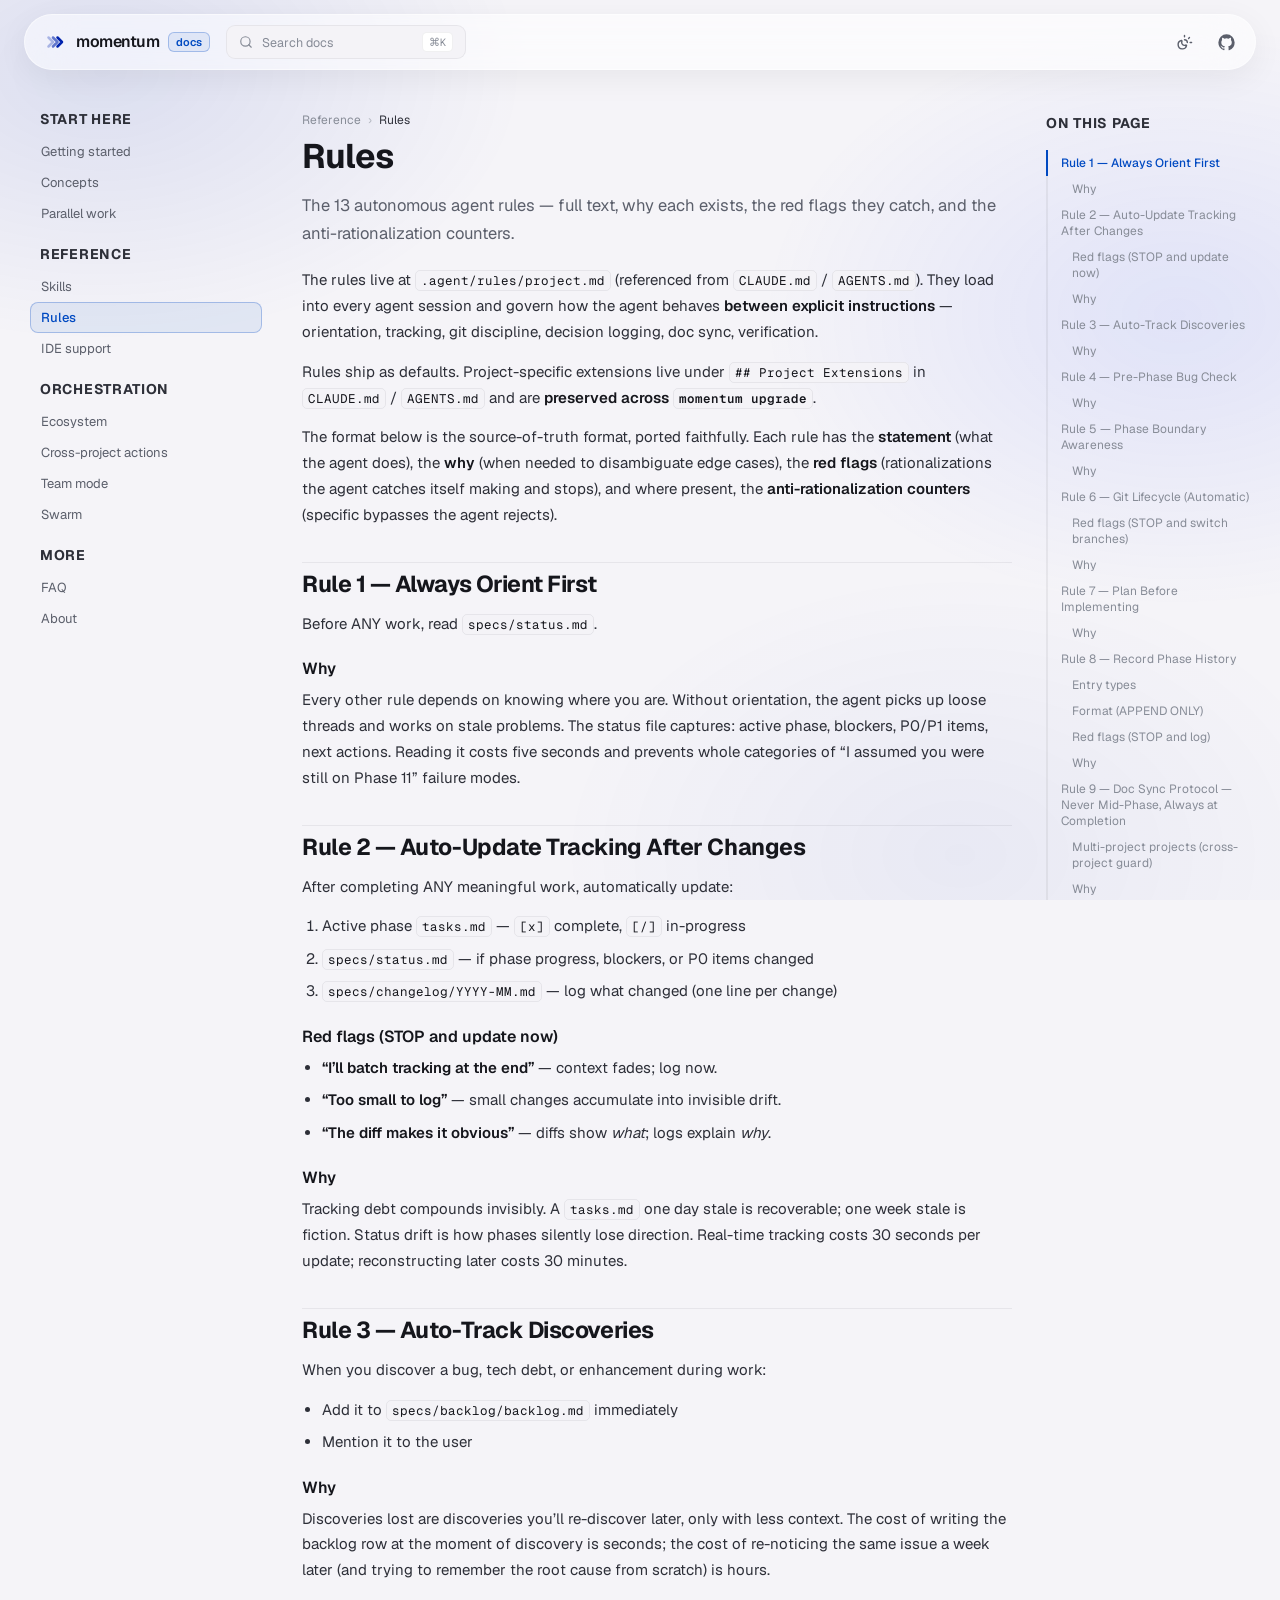
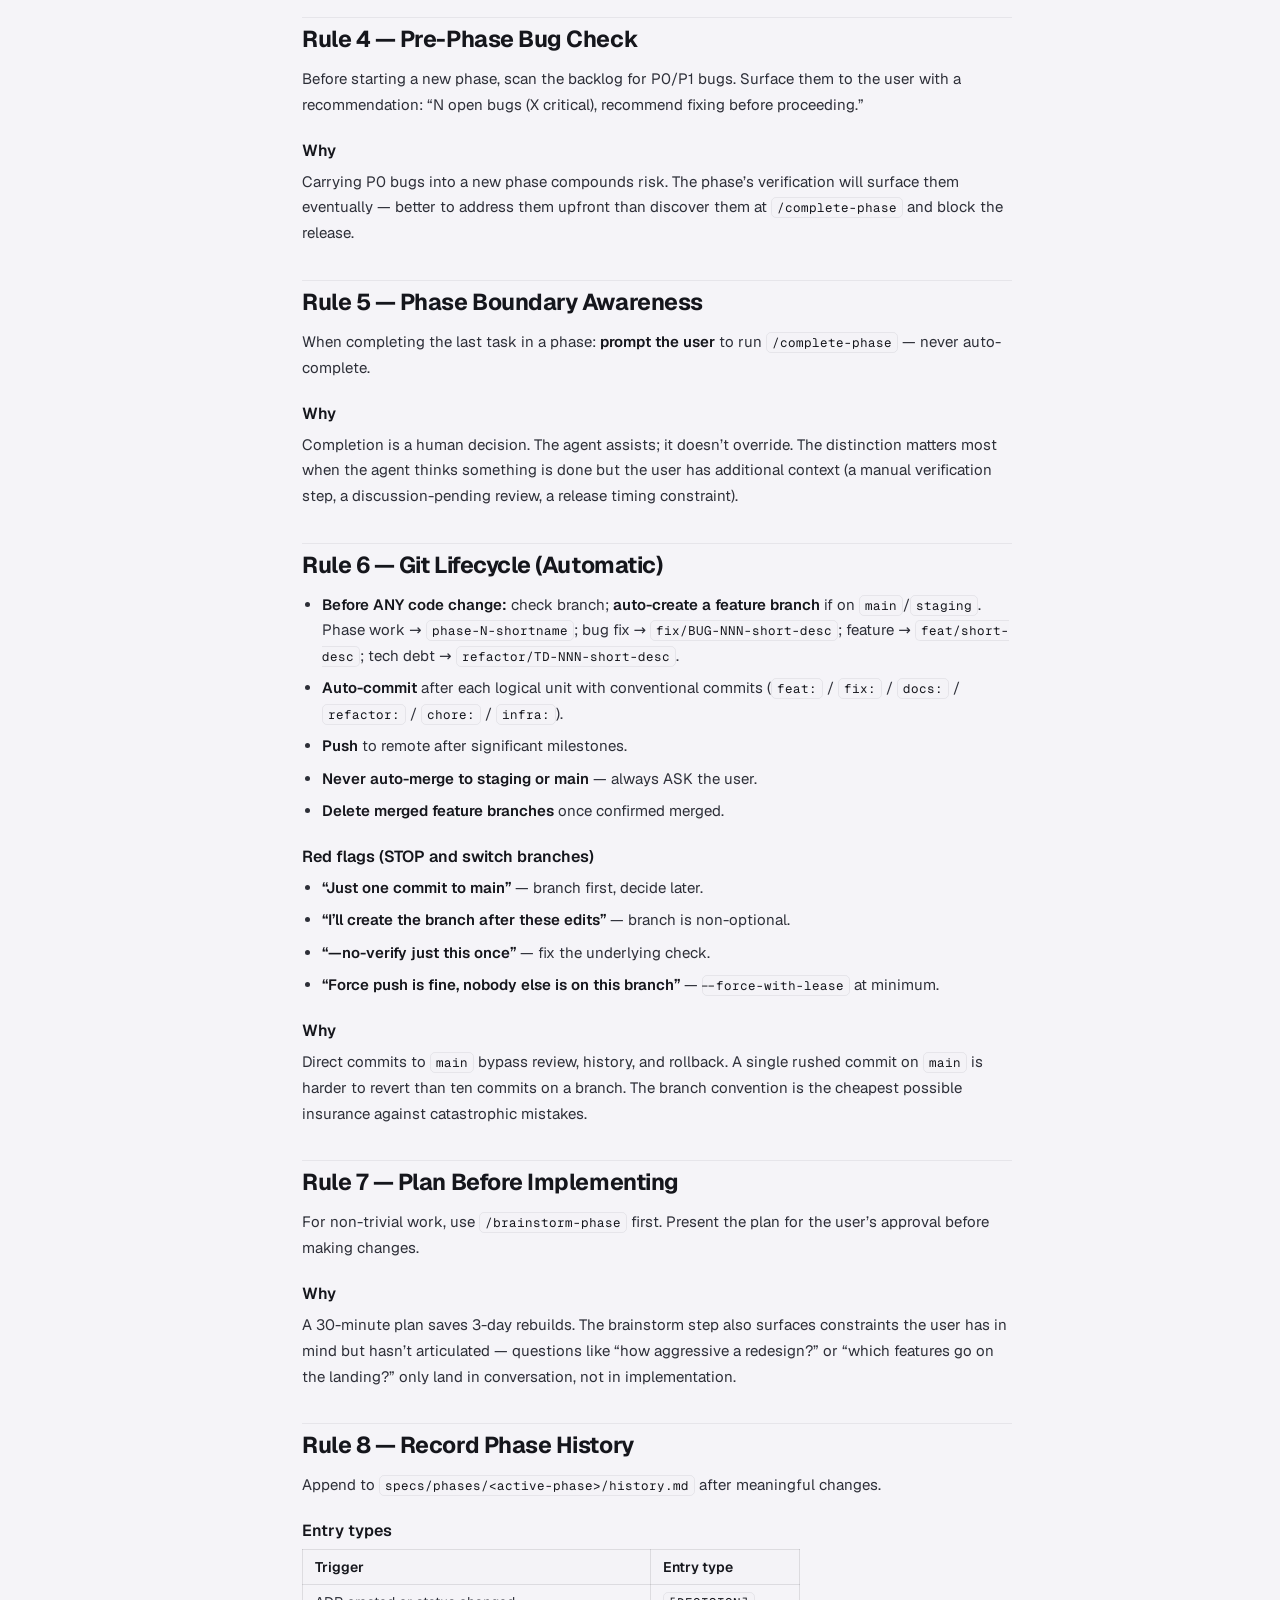
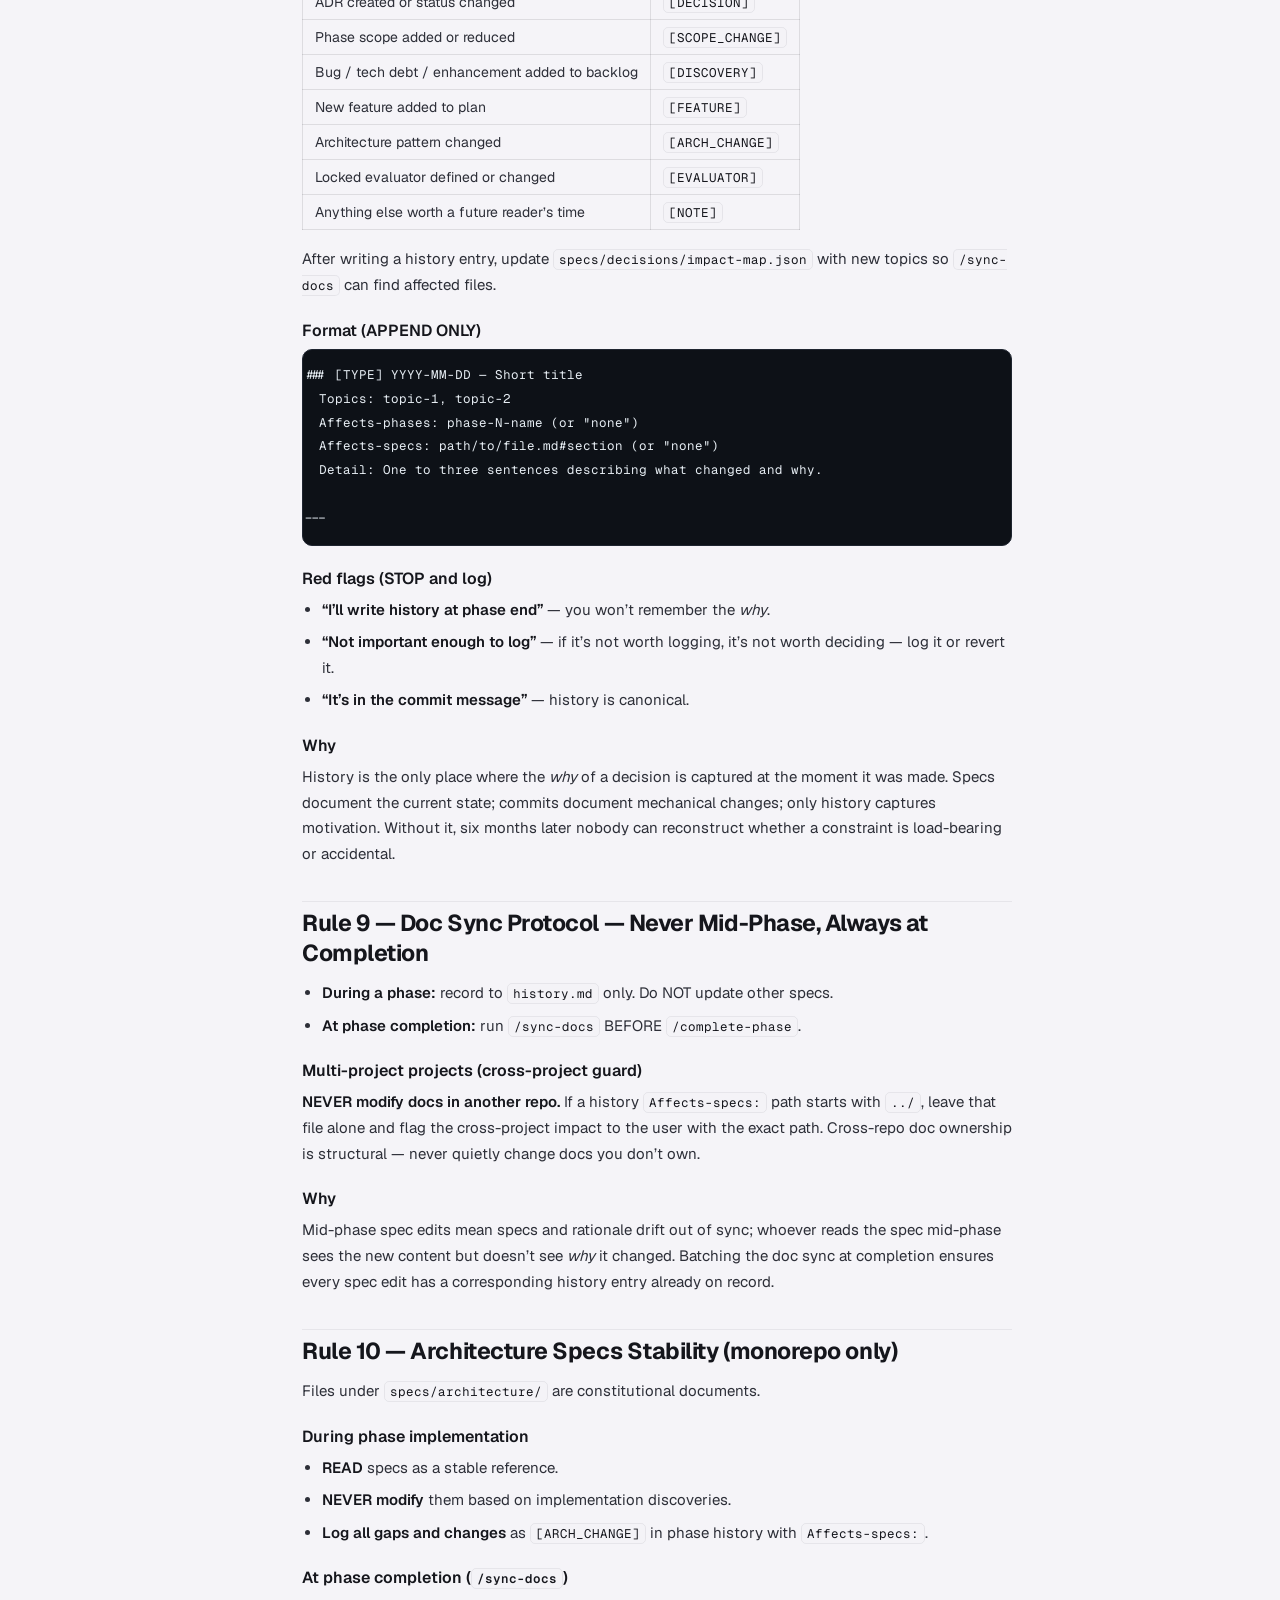
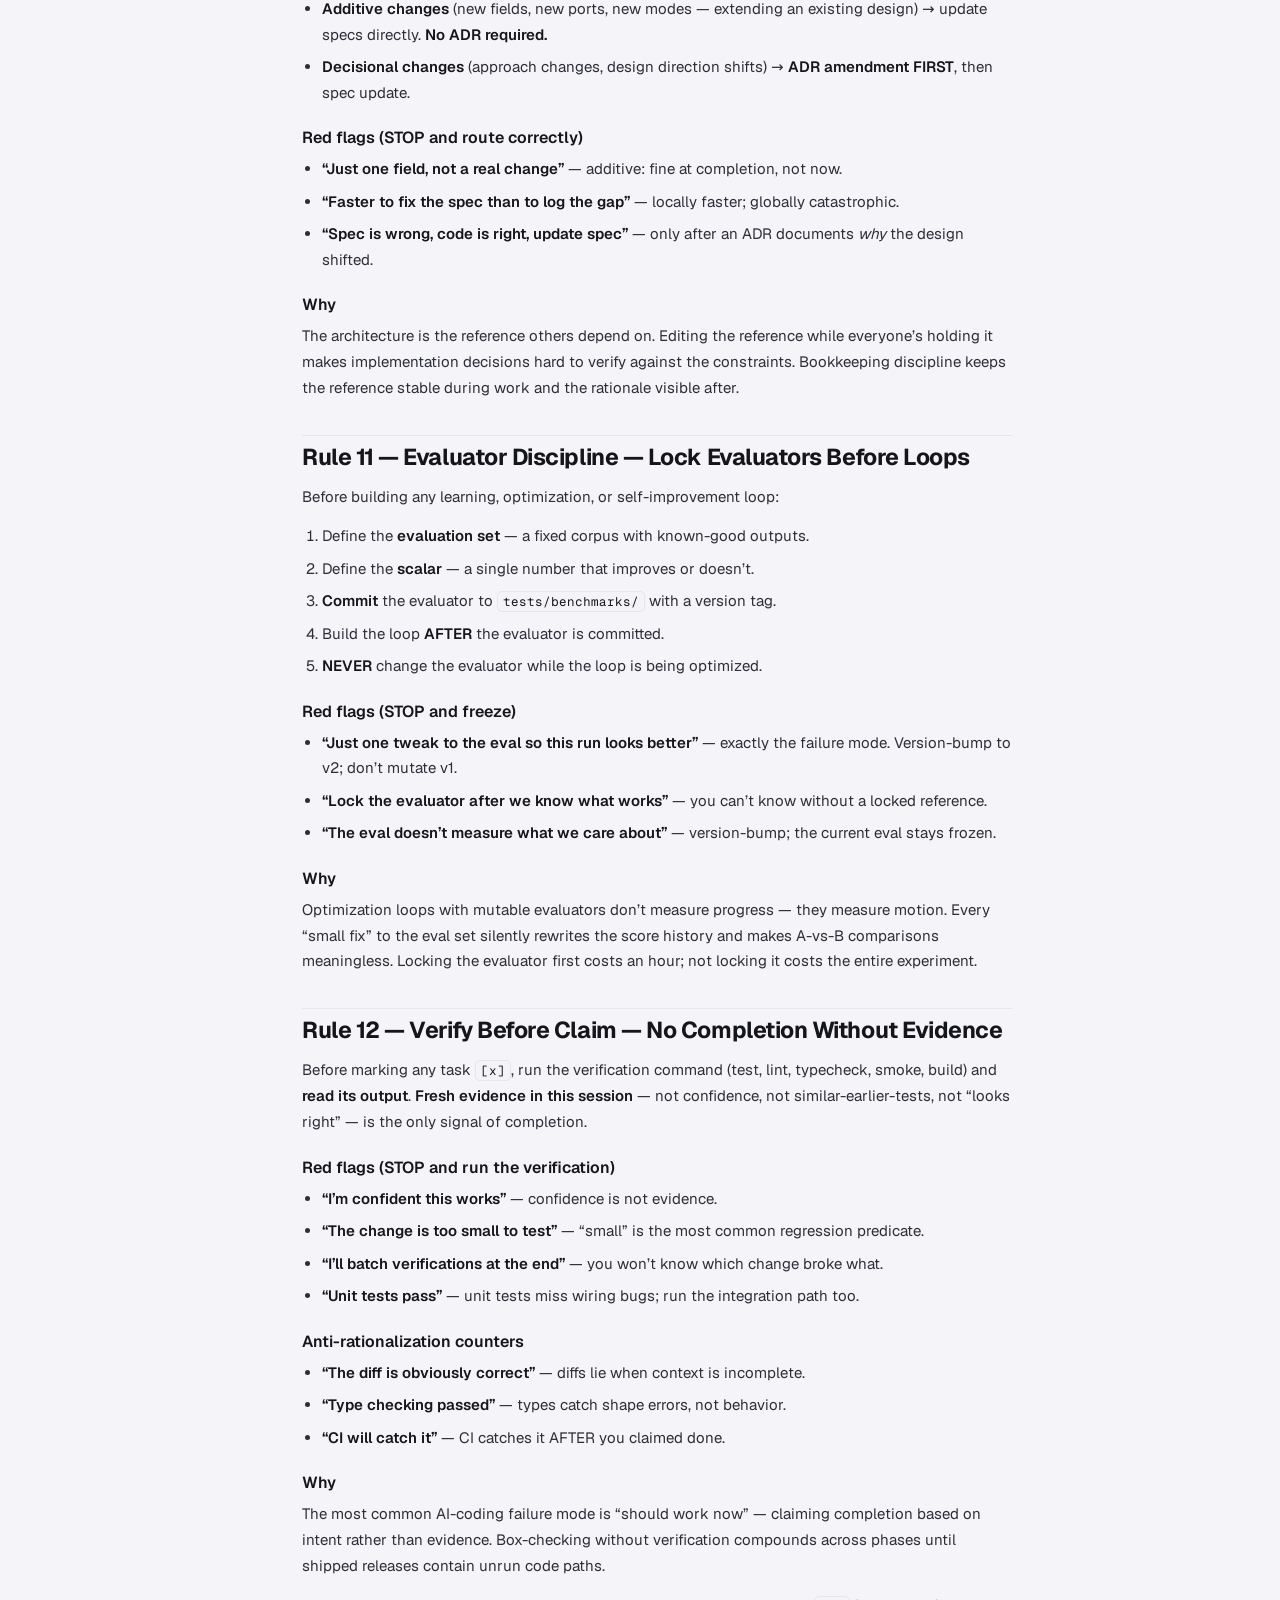
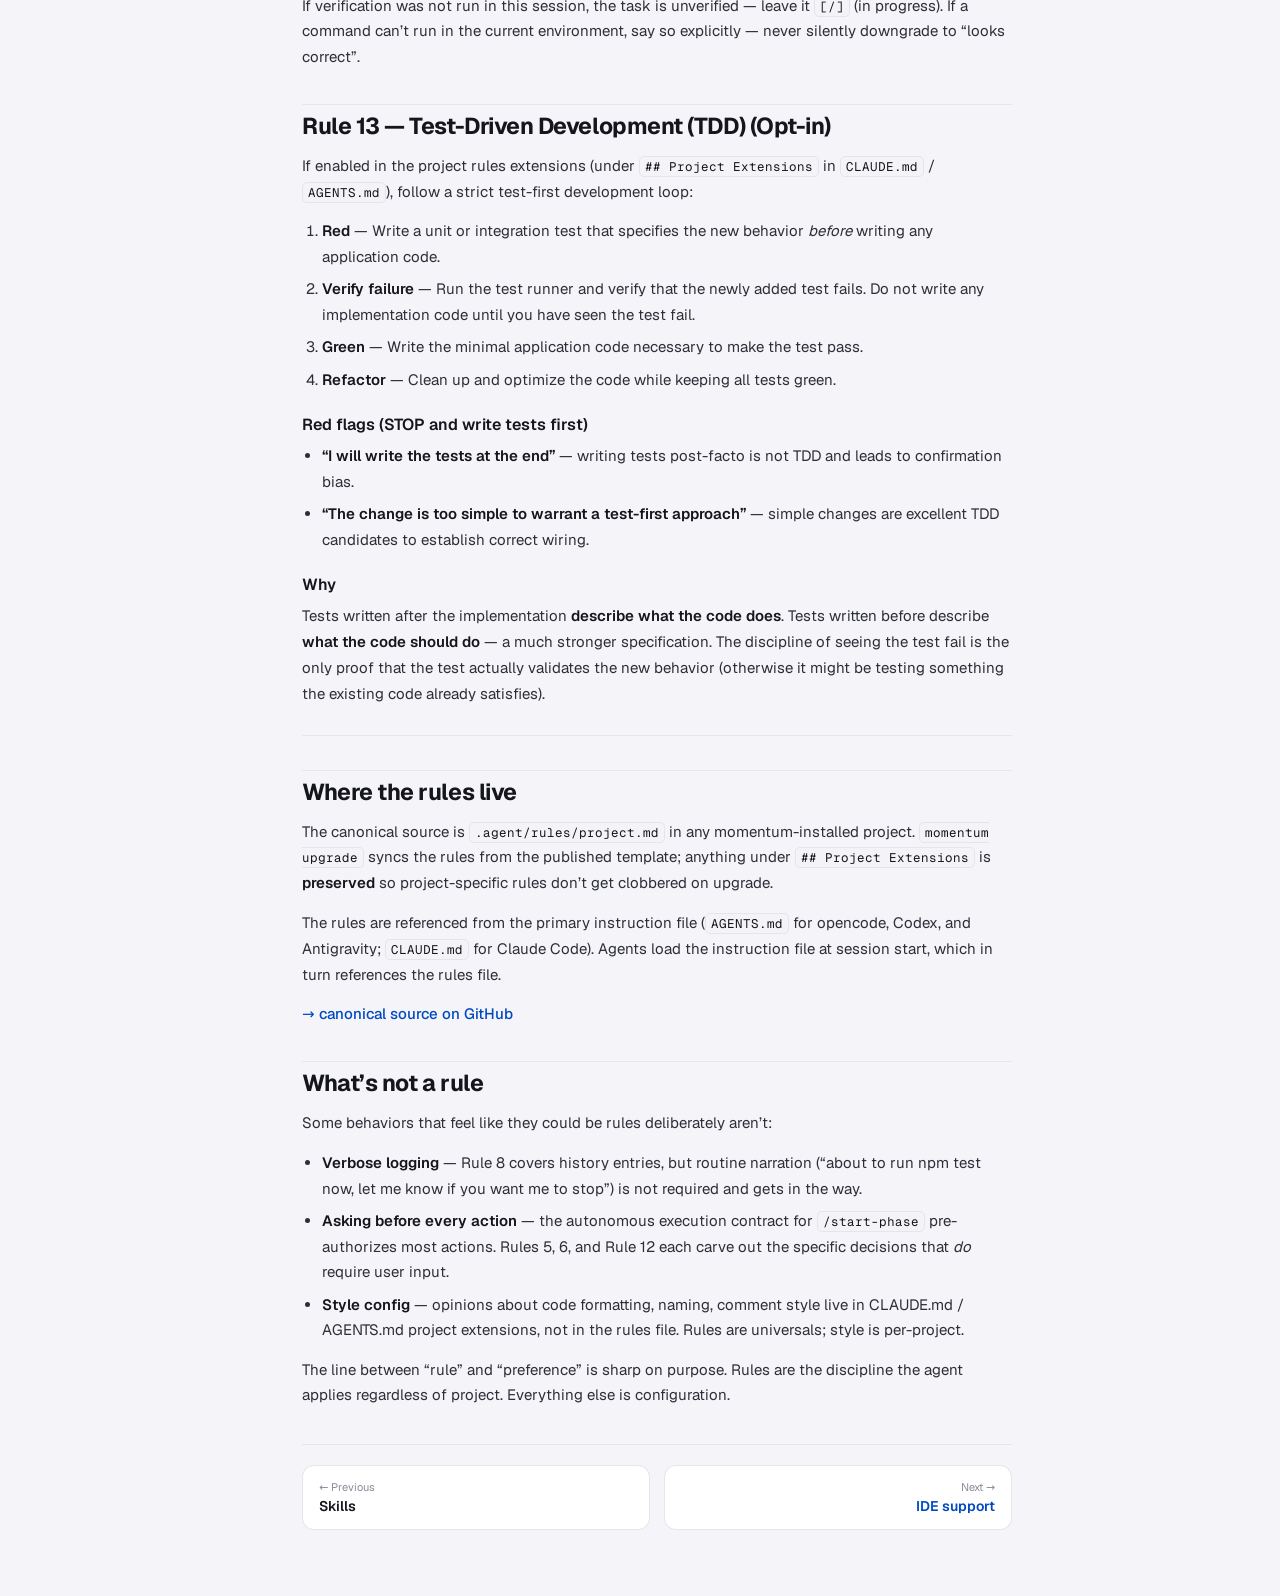
<file: rules/index.html>
<!DOCTYPE html><html lang="en"> <head><meta charset="utf-8"><meta name="viewport" content="width=device-width, initial-scale=1"><link rel="icon" href="/brand/favicon.svg" type="image/svg+xml"><link rel="icon" href="/brand/png/favicon-32.png" sizes="32x32" type="image/png"><link rel="icon" href="/brand/png/favicon-16.png" sizes="16x16" type="image/png"><link rel="apple-touch-icon" href="/brand/png/momentum-app-180.png"><link rel="manifest" href="/site.webmanifest"><meta name="theme-color" content="#0023ae"><link rel="canonical" href="https://trymomentum.github.io/rules/"><title>Rules — momentum docs</title><meta name="description" content="The 13 autonomous agent rules — full text, why each exists, the red flags they catch, and the anti-rationalization counters."><meta property="og:type" content="website"><meta property="og:title" content="Rules — momentum docs"><meta property="og:description" content="The 13 autonomous agent rules — full text, why each exists, the red flags they catch, and the anti-rationalization counters."><meta property="og:url" content="https://trymomentum.github.io/rules/"><meta property="og:image" content="https://trymomentum.github.io/og/default.png"><meta name="twitter:card" content="summary_large_image"><meta name="twitter:title" content="Rules — momentum docs"><meta name="twitter:description" content="The 13 autonomous agent rules — full text, why each exists, the red flags they catch, and the anti-rationalization counters."><meta name="twitter:image" content="https://trymomentum.github.io/og/default.png"><script>(function(){try{var t=localStorage.getItem('mm-theme');document.documentElement.dataset.theme=(t==='dark'||t==='light')?t:'light';}catch(e){document.documentElement.dataset.theme='light';}})();</script><script>(function(){try{if(sessionStorage.getItem('mm-swept')){document.documentElement.classList.add('mm-swept');}else{sessionStorage.setItem('mm-swept','1');}}catch(e){}})();</script><link rel="stylesheet" href="/_astro/Icon.CfDLM5Ju.css">
<link rel="stylesheet" href="/_astro/_..D1_BWr6T.css"></head> <body> <div class="ambient-layer" aria-hidden="true"></div> <div class="page mm-docs">  <header class="tb"> <nav class="tb-pillbar"> <a class="mm-brand tb-brand" href="/" aria-label="momentum"> <svg class="mm-mark" viewBox="0 0 48 48" width="24" height="24" fill="none" aria-hidden="true"> <path class="c c1" d="M11 15 20 24 11 33"></path> <path class="c c2" d="M20 15 29 24 20 33"></path> <path class="c c3" d="M29 15 38 24 29 33"></path> </svg> <span class="mm-word">momentum</span>  <span class="tb-pill">docs</span>  </a>  <script type="module">const t=document.documentElement;t.classList.contains("mm-swept")||window.setTimeout(()=>t.classList.add("mm-swept"),850);const s=window.matchMedia("(prefers-reduced-motion: reduce)");for(const e of document.querySelectorAll(".mm-brand"))e.addEventListener("mouseenter",()=>{s.matches||(e.classList.remove("mm-sweep"),e.getBoundingClientRect(),e.classList.add("mm-sweep"))});</script> <button type="button" class="tb-search" data-open-palette aria-label="Search docs"> <svg width="1em" height="1em" class="ic" data-icon="lucide:search">   <symbol id="ai:lucide:search" viewBox="0 0 24 24"><g fill="none" stroke="currentColor" stroke-linecap="round" stroke-linejoin="round" stroke-width="2"><path d="m21 21l-4.34-4.34"/><circle cx="11" cy="11" r="8"/></g></symbol><use href="#ai:lucide:search"></use>  </svg> <span>Search docs</span> <kbd>⌘K</kbd> </button> <div class="tb-right"> <button type="button" class="tb-icon tb-menu" data-toggle-sidebar aria-label="Toggle navigation"> <svg width="1em" height="1em" class="ic" data-icon="lucide:menu">   <symbol id="ai:lucide:menu" viewBox="0 0 24 24"><path fill="none" stroke="currentColor" stroke-linecap="round" stroke-linejoin="round" stroke-width="2" d="M4 5h16M4 12h16M4 19h16"/></symbol><use href="#ai:lucide:menu"></use>  </svg> </button> <button type="button" class="tb-icon" data-toggle-theme aria-label="Toggle theme"> <svg width="1em" height="1em" class="ic" data-icon="lucide:sun-moon">   <symbol id="ai:lucide:sun-moon" viewBox="0 0 24 24"><path fill="none" stroke="currentColor" stroke-linecap="round" stroke-linejoin="round" stroke-width="2" d="M12 2v2m2.837 12.385a6 6 0 1 1-7.223-7.222c.624-.147.97.66.715 1.248a4 4 0 0 0 5.26 5.259c.589-.255 1.396.09 1.248.715M16 12a4 4 0 0 0-4-4m7-3l-1.256 1.256M20 12h2"/></symbol><use href="#ai:lucide:sun-moon"></use>  </svg> </button> <a class="tb-icon" href="https://github.com/LiminaLabsAI/momentum" target="_blank" rel="noopener" aria-label="GitHub"> <svg viewBox="0 0 24 24" width="17" height="17" fill="currentColor" aria-hidden="true"><path d="M12 .5A11.5 11.5 0 0 0 .5 12a11.5 11.5 0 0 0 7.86 10.92c.58.1.79-.25.79-.56v-2c-3.2.7-3.88-1.36-3.88-1.36-.53-1.34-1.29-1.7-1.29-1.7-1.05-.72.08-.7.08-.7 1.16.08 1.77 1.2 1.77 1.2 1.03 1.77 2.7 1.26 3.36.96.1-.75.4-1.26.73-1.55-2.55-.29-5.24-1.28-5.24-5.68 0-1.26.45-2.28 1.19-3.09-.12-.29-.52-1.46.11-3.05 0 0 .97-.31 3.18 1.18a11 11 0 0 1 5.8 0c2.2-1.49 3.17-1.18 3.17-1.18.63 1.59.23 2.76.11 3.05.74.81 1.19 1.83 1.19 3.09 0 4.41-2.69 5.38-5.25 5.67.41.36.78 1.05.78 2.12v3.14c0 .31.21.67.8.56A11.5 11.5 0 0 0 23.5 12 11.5 11.5 0 0 0 12 .5Z"></path></svg> </a> </div> </nav> </header> <div class="docs-grid" id="top"> <!-- SIDEBAR --> <aside class="sidebar" data-sidebar> <nav> <div class="side-group"> <p class="side-label">Start here</p> <a class="side-link" href="/getting-started/"> Getting started </a><a class="side-link" href="/concepts/"> Concepts </a><a class="side-link" href="/parallel-work/"> Parallel work </a> </div><div class="side-group"> <p class="side-label">Reference</p> <a class="side-link" href="/skills/"> Skills </a><a class="side-link active" href="/rules/" aria-current="page"> Rules </a><a class="side-link" href="/ide-support/"> IDE support </a> </div><div class="side-group"> <p class="side-label">Orchestration</p> <a class="side-link" href="/ecosystem/"> Ecosystem </a><a class="side-link" href="/orchestration/"> Cross-project actions </a><a class="side-link" href="/team/"> Team mode </a><a class="side-link" href="/swarm/"> Swarm </a> </div><div class="side-group"> <p class="side-label">More</p> <a class="side-link" href="/faq/"> FAQ </a><a class="side-link" href="/about/"> About </a> </div> </nav> </aside> <div class="sidebar-scrim" data-sidebar-scrim aria-hidden="true"></div> <!-- ARTICLE --> <main class="article"> <div class="doc-wrap"> <div class="doc-crumb"> Reference<span class="sep">›</span><span class="cur">Rules</span> </div> <div class="doc-head"> <h1>Rules</h1> </div> <p class="doc-lead">The 13 autonomous agent rules — full text, why each exists, the red flags they catch, and the anti-rationalization counters.</p> <article class="doc"> <p>The rules live at <code>.agent/rules/project.md</code> (referenced from <code>CLAUDE.md</code> /
<code>AGENTS.md</code>). They load into every agent session and govern how the agent
behaves <strong>between explicit instructions</strong> — orientation, tracking, git
discipline, decision logging, doc sync, verification.</p>
<p>Rules ship as defaults. Project-specific extensions live under
<code>## Project Extensions</code> in <code>CLAUDE.md</code> / <code>AGENTS.md</code> and are <strong>preserved
across <code>momentum upgrade</code></strong>.</p>
<p>The format below is the source-of-truth format, ported faithfully. Each
rule has the <strong>statement</strong> (what the agent does), the <strong>why</strong> (when needed
to disambiguate edge cases), the <strong>red flags</strong> (rationalizations the agent
catches itself making and stops), and where present, the
<strong>anti-rationalization counters</strong> (specific bypasses the agent rejects).</p>
<h2 id="rule-1--always-orient-first">Rule 1 — Always Orient First</h2>
<p>Before ANY work, read <code>specs/status.md</code>.</p>
<h3 id="why">Why</h3>
<p>Every other rule depends on knowing where you are. Without orientation, the
agent picks up loose threads and works on stale problems. The status file
captures: active phase, blockers, P0/P1 items, next actions. Reading it
costs five seconds and prevents whole categories of “I assumed you were
still on Phase 11” failure modes.</p>
<h2 id="rule-2--auto-update-tracking-after-changes">Rule 2 — Auto-Update Tracking After Changes</h2>
<p>After completing ANY meaningful work, automatically update:</p>
<ol>
<li>Active phase <code>tasks.md</code> — <code>[x]</code> complete, <code>[/]</code> in-progress</li>
<li><code>specs/status.md</code> — if phase progress, blockers, or P0 items changed</li>
<li><code>specs/changelog/YYYY-MM.md</code> — log what changed (one line per change)</li>
</ol>
<h3 id="red-flags-stop-and-update-now">Red flags (STOP and update now)</h3>
<ul>
<li><strong>“I’ll batch tracking at the end”</strong> — context fades; log now.</li>
<li><strong>“Too small to log”</strong> — small changes accumulate into invisible drift.</li>
<li><strong>“The diff makes it obvious”</strong> — diffs show <em>what</em>; logs explain <em>why</em>.</li>
</ul>
<h3 id="why-1">Why</h3>
<p>Tracking debt compounds invisibly. A <code>tasks.md</code> one day stale is recoverable;
one week stale is fiction. Status drift is how phases silently lose
direction. Real-time tracking costs 30 seconds per update; reconstructing
later costs 30 minutes.</p>
<h2 id="rule-3--auto-track-discoveries">Rule 3 — Auto-Track Discoveries</h2>
<p>When you discover a bug, tech debt, or enhancement during work:</p>
<ul>
<li>Add it to <code>specs/backlog/backlog.md</code> immediately</li>
<li>Mention it to the user</li>
</ul>
<h3 id="why-2">Why</h3>
<p>Discoveries lost are discoveries you’ll re-discover later, only with less
context. The cost of writing the backlog row at the moment of discovery is
seconds; the cost of re-noticing the same issue a week later (and trying to
remember the root cause from scratch) is hours.</p>
<h2 id="rule-4--pre-phase-bug-check">Rule 4 — Pre-Phase Bug Check</h2>
<p>Before starting a new phase, scan the backlog for P0/P1 bugs. Surface them
to the user with a recommendation: “N open bugs (X critical), recommend
fixing before proceeding.”</p>
<h3 id="why-3">Why</h3>
<p>Carrying P0 bugs into a new phase compounds risk. The phase’s verification
will surface them eventually — better to address them upfront than discover
them at <code>/complete-phase</code> and block the release.</p>
<h2 id="rule-5--phase-boundary-awareness">Rule 5 — Phase Boundary Awareness</h2>
<p>When completing the last task in a phase: <strong>prompt the user</strong> to run
<code>/complete-phase</code> — never auto-complete.</p>
<h3 id="why-4">Why</h3>
<p>Completion is a human decision. The agent assists; it doesn’t override. The
distinction matters most when the agent thinks something is done but the
user has additional context (a manual verification step, a discussion-pending
review, a release timing constraint).</p>
<h2 id="rule-6--git-lifecycle-automatic">Rule 6 — Git Lifecycle (Automatic)</h2>
<ul>
<li><strong>Before ANY code change:</strong> check branch; <strong>auto-create a feature branch</strong>
if on <code>main</code>/<code>staging</code>. Phase work → <code>phase-N-shortname</code>; bug fix →
<code>fix/BUG-NNN-short-desc</code>; feature → <code>feat/short-desc</code>; tech debt →
<code>refactor/TD-NNN-short-desc</code>.</li>
<li><strong>Auto-commit</strong> after each logical unit with conventional commits
(<code>feat:</code> / <code>fix:</code> / <code>docs:</code> / <code>refactor:</code> / <code>chore:</code> / <code>infra:</code>).</li>
<li><strong>Push</strong> to remote after significant milestones.</li>
<li><strong>Never auto-merge to staging or main</strong> — always ASK the user.</li>
<li><strong>Delete merged feature branches</strong> once confirmed merged.</li>
</ul>
<h3 id="red-flags-stop-and-switch-branches">Red flags (STOP and switch branches)</h3>
<ul>
<li><strong>“Just one commit to main”</strong> — branch first, decide later.</li>
<li><strong>“I’ll create the branch after these edits”</strong> — branch is non-optional.</li>
<li><strong>“—no-verify just this once”</strong> — fix the underlying check.</li>
<li><strong>“Force push is fine, nobody else is on this branch”</strong> — <code>--force-with-lease</code>
at minimum.</li>
</ul>
<h3 id="why-5">Why</h3>
<p>Direct commits to <code>main</code> bypass review, history, and rollback. A single
rushed commit on <code>main</code> is harder to revert than ten commits on a branch.
The branch convention is the cheapest possible insurance against catastrophic
mistakes.</p>
<h2 id="rule-7--plan-before-implementing">Rule 7 — Plan Before Implementing</h2>
<p>For non-trivial work, use <code>/brainstorm-phase</code> first. Present the plan for
the user’s approval before making changes.</p>
<h3 id="why-6">Why</h3>
<p>A 30-minute plan saves 3-day rebuilds. The brainstorm step also surfaces
constraints the user has in mind but hasn’t articulated — questions like
“how aggressive a redesign?” or “which features go on the landing?” only
land in conversation, not in implementation.</p>
<h2 id="rule-8--record-phase-history">Rule 8 — Record Phase History</h2>
<p>Append to <code>specs/phases/&#x3C;active-phase>/history.md</code> after meaningful changes.</p>
<h3 id="entry-types">Entry types</h3>





































<table><thead><tr><th>Trigger</th><th>Entry type</th></tr></thead><tbody><tr><td>ADR created or status changed</td><td><code>[DECISION]</code></td></tr><tr><td>Phase scope added or reduced</td><td><code>[SCOPE_CHANGE]</code></td></tr><tr><td>Bug / tech debt / enhancement added to backlog</td><td><code>[DISCOVERY]</code></td></tr><tr><td>New feature added to plan</td><td><code>[FEATURE]</code></td></tr><tr><td>Architecture pattern changed</td><td><code>[ARCH_CHANGE]</code></td></tr><tr><td>Locked evaluator defined or changed</td><td><code>[EVALUATOR]</code></td></tr><tr><td>Anything else worth a future reader’s time</td><td><code>[NOTE]</code></td></tr></tbody></table>
<p>After writing a history entry, update <code>specs/decisions/impact-map.json</code>
with new topics so <code>/sync-docs</code> can find affected files.</p>
<h3 id="format-append-only">Format (APPEND ONLY)</h3>
<pre class="astro-code github-dark-default" style="background-color:#0d1117;color:#e6edf3; overflow-x: auto;" tabindex="0" data-language="plaintext"><code><span class="line"><span>### [TYPE] YYYY-MM-DD — Short title</span></span>
<span class="line"><span>Topics: topic-1, topic-2</span></span>
<span class="line"><span>Affects-phases: phase-N-name (or "none")</span></span>
<span class="line"><span>Affects-specs: path/to/file.md#section (or "none")</span></span>
<span class="line"><span>Detail: One to three sentences describing what changed and why.</span></span>
<span class="line"><span></span></span>
<span class="line"><span>---</span></span></code></pre>
<h3 id="red-flags-stop-and-log">Red flags (STOP and log)</h3>
<ul>
<li><strong>“I’ll write history at phase end”</strong> — you won’t remember the <em>why</em>.</li>
<li><strong>“Not important enough to log”</strong> — if it’s not worth logging, it’s not
worth deciding — log it or revert it.</li>
<li><strong>“It’s in the commit message”</strong> — history is canonical.</li>
</ul>
<h3 id="why-7">Why</h3>
<p>History is the only place where the <em>why</em> of a decision is captured at the
moment it was made. Specs document the current state; commits document
mechanical changes; only history captures motivation. Without it, six months
later nobody can reconstruct whether a constraint is load-bearing or
accidental.</p>
<h2 id="rule-9--doc-sync-protocol--never-mid-phase-always-at-completion">Rule 9 — Doc Sync Protocol — Never Mid-Phase, Always at Completion</h2>
<ul>
<li><strong>During a phase:</strong> record to <code>history.md</code> only. Do NOT update other specs.</li>
<li><strong>At phase completion:</strong> run <code>/sync-docs</code> BEFORE <code>/complete-phase</code>.</li>
</ul>
<h3 id="multi-project-projects-cross-project-guard">Multi-project projects (cross-project guard)</h3>
<p><strong>NEVER modify docs in another repo.</strong> If a history <code>Affects-specs:</code> path
starts with <code>../</code>, leave that file alone and flag the cross-project impact to
the user with the exact path. Cross-repo doc ownership is structural — never
quietly change docs you don’t own.</p>
<h3 id="why-8">Why</h3>
<p>Mid-phase spec edits mean specs and rationale drift out of sync; whoever
reads the spec mid-phase sees the new content but doesn’t see <em>why</em> it
changed. Batching the doc sync at completion ensures every spec edit has
a corresponding history entry already on record.</p>
<h2 id="rule-10--architecture-specs-stability-monorepo-only">Rule 10 — Architecture Specs Stability (monorepo only)</h2>
<p>Files under <code>specs/architecture/</code> are constitutional documents.</p>
<h3 id="during-phase-implementation">During phase implementation</h3>
<ul>
<li><strong>READ</strong> specs as a stable reference.</li>
<li><strong>NEVER modify</strong> them based on implementation discoveries.</li>
<li><strong>Log all gaps and changes</strong> as <code>[ARCH_CHANGE]</code> in phase history with
<code>Affects-specs:</code>.</li>
</ul>
<h3 id="at-phase-completion-sync-docs">At phase completion (<code>/sync-docs</code>)</h3>
<ul>
<li><strong>Additive changes</strong> (new fields, new ports, new modes — extending an
existing design) → update specs directly. <strong>No ADR required.</strong></li>
<li><strong>Decisional changes</strong> (approach changes, design direction shifts) →
<strong>ADR amendment FIRST</strong>, then spec update.</li>
</ul>
<h3 id="red-flags-stop-and-route-correctly">Red flags (STOP and route correctly)</h3>
<ul>
<li><strong>“Just one field, not a real change”</strong> — additive: fine at completion,
not now.</li>
<li><strong>“Faster to fix the spec than to log the gap”</strong> — locally faster;
globally catastrophic.</li>
<li><strong>“Spec is wrong, code is right, update spec”</strong> — only after an ADR
documents <em>why</em> the design shifted.</li>
</ul>
<h3 id="why-9">Why</h3>
<p>The architecture is the reference others depend on. Editing the reference
while everyone’s holding it makes implementation decisions hard to verify
against the constraints. Bookkeeping discipline keeps the reference stable
during work and the rationale visible after.</p>
<h2 id="rule-11--evaluator-discipline--lock-evaluators-before-loops">Rule 11 — Evaluator Discipline — Lock Evaluators Before Loops</h2>
<p>Before building any learning, optimization, or self-improvement loop:</p>
<ol>
<li>Define the <strong>evaluation set</strong> — a fixed corpus with known-good outputs.</li>
<li>Define the <strong>scalar</strong> — a single number that improves or doesn’t.</li>
<li><strong>Commit</strong> the evaluator to <code>tests/benchmarks/</code> with a version tag.</li>
<li>Build the loop <strong>AFTER</strong> the evaluator is committed.</li>
<li><strong>NEVER</strong> change the evaluator while the loop is being optimized.</li>
</ol>
<h3 id="red-flags-stop-and-freeze">Red flags (STOP and freeze)</h3>
<ul>
<li><strong>“Just one tweak to the eval so this run looks better”</strong> — exactly the
failure mode. Version-bump to v2; don’t mutate v1.</li>
<li><strong>“Lock the evaluator after we know what works”</strong> — you can’t know
without a locked reference.</li>
<li><strong>“The eval doesn’t measure what we care about”</strong> — version-bump; the
current eval stays frozen.</li>
</ul>
<h3 id="why-10">Why</h3>
<p>Optimization loops with mutable evaluators don’t measure progress — they
measure motion. Every “small fix” to the eval set silently rewrites the
score history and makes A-vs-B comparisons meaningless. Locking the
evaluator first costs an hour; not locking it costs the entire experiment.</p>
<h2 id="rule-12--verify-before-claim--no-completion-without-evidence">Rule 12 — Verify Before Claim — No Completion Without Evidence</h2>
<p>Before marking any task <code>[x]</code>, run the verification command (test, lint,
typecheck, smoke, build) and <strong>read its output</strong>. <strong>Fresh evidence in this
session</strong> — not confidence, not similar-earlier-tests, not “looks right” —
is the only signal of completion.</p>
<h3 id="red-flags-stop-and-run-the-verification">Red flags (STOP and run the verification)</h3>
<ul>
<li><strong>“I’m confident this works”</strong> — confidence is not evidence.</li>
<li><strong>“The change is too small to test”</strong> — “small” is the most common
regression predicate.</li>
<li><strong>“I’ll batch verifications at the end”</strong> — you won’t know which change
broke what.</li>
<li><strong>“Unit tests pass”</strong> — unit tests miss wiring bugs; run the integration
path too.</li>
</ul>
<h3 id="anti-rationalization-counters">Anti-rationalization counters</h3>
<ul>
<li><strong>“The diff is obviously correct”</strong> — diffs lie when context is incomplete.</li>
<li><strong>“Type checking passed”</strong> — types catch shape errors, not behavior.</li>
<li><strong>“CI will catch it”</strong> — CI catches it AFTER you claimed done.</li>
</ul>
<h3 id="why-11">Why</h3>
<p>The most common AI-coding failure mode is “should work now” — claiming
completion based on intent rather than evidence. Box-checking without
verification compounds across phases until shipped releases contain unrun
code paths.</p>
<p>If verification was not run in this session, the task is unverified — leave
it <code>[/]</code> (in progress). If a command can’t run in the current environment,
say so explicitly — never silently downgrade to “looks correct”.</p>
<h2 id="rule-13--test-driven-development-tdd-opt-in">Rule 13 — Test-Driven Development (TDD) (Opt-in)</h2>
<p>If enabled in the project rules extensions (under <code>## Project Extensions</code>
in <code>CLAUDE.md</code> / <code>AGENTS.md</code>), follow a strict test-first development loop:</p>
<ol>
<li><strong>Red</strong> — Write a unit or integration test that specifies the new behavior
<em>before</em> writing any application code.</li>
<li><strong>Verify failure</strong> — Run the test runner and verify that the newly added
test fails. Do not write any implementation code until you have seen the
test fail.</li>
<li><strong>Green</strong> — Write the minimal application code necessary to make the test
pass.</li>
<li><strong>Refactor</strong> — Clean up and optimize the code while keeping all tests
green.</li>
</ol>
<h3 id="red-flags-stop-and-write-tests-first">Red flags (STOP and write tests first)</h3>
<ul>
<li><strong>“I will write the tests at the end”</strong> — writing tests post-facto is not
TDD and leads to confirmation bias.</li>
<li><strong>“The change is too simple to warrant a test-first approach”</strong> — simple
changes are excellent TDD candidates to establish correct wiring.</li>
</ul>
<h3 id="why-12">Why</h3>
<p>Tests written after the implementation <strong>describe what the code does</strong>.
Tests written before describe <strong>what the code should do</strong> — a much stronger
specification. The discipline of seeing the test fail is the only proof that
the test actually validates the new behavior (otherwise it might be testing
something the existing code already satisfies).</p>
<hr>
<h2 id="where-the-rules-live">Where the rules live</h2>
<p>The canonical source is <code>.agent/rules/project.md</code> in any momentum-installed
project. <code>momentum upgrade</code> syncs the rules from the published template;
anything under <code>## Project Extensions</code> is <strong>preserved</strong> so project-specific
rules don’t get clobbered on upgrade.</p>
<p>The rules are referenced from the primary instruction file (<code>AGENTS.md</code> for
opencode, Codex, and Antigravity; <code>CLAUDE.md</code> for Claude Code). Agents load the
instruction file at session start, which in turn references the rules file.</p>
<p><a href="https://github.com/LiminaLabsAI/momentum/blob/main/.agent/rules/project.md">→ canonical source on GitHub</a></p>
<h2 id="whats-not-a-rule">What’s not a rule</h2>
<p>Some behaviors that feel like they could be rules deliberately aren’t:</p>
<ul>
<li><strong>Verbose logging</strong> — Rule 8 covers history entries, but routine narration
(“about to run npm test now, let me know if you want me to stop”) is not
required and gets in the way.</li>
<li><strong>Asking before every action</strong> — the autonomous execution contract for
<code>/start-phase</code> pre-authorizes most actions. Rules 5, 6, and Rule 12 each
carve out the specific decisions that <em>do</em> require user input.</li>
<li><strong>Style config</strong> — opinions about code formatting, naming, comment
style live in CLAUDE.md / AGENTS.md project extensions, not in the rules
file. Rules are universals; style is per-project.</li>
</ul>
<p>The line between “rule” and “preference” is sharp on purpose. Rules are the
discipline the agent applies regardless of project. Everything else is
configuration.</p> </article> <nav class="prevnext"> <a class="pn pn-prev" href="/skills/"> <span class="pn-dir">← Previous</span> <span class="pn-title">Skills</span> </a> <a class="pn pn-next" href="/ide-support/"> <span class="pn-dir">Next →</span> <span class="pn-title">IDE support</span> </a> </nav> </div> </main> <!-- ON THIS PAGE --> <aside class="toc"> <div class="toc-inner"> <p class="side-label">On this page</p> <a class="toc-link" href="#rule-1--always-orient-first" data-toc="rule-1--always-orient-first"> Rule 1 — Always Orient First </a><a class="toc-link sub" href="#why" data-toc="why"> Why </a><a class="toc-link" href="#rule-2--auto-update-tracking-after-changes" data-toc="rule-2--auto-update-tracking-after-changes"> Rule 2 — Auto-Update Tracking After Changes </a><a class="toc-link sub" href="#red-flags-stop-and-update-now" data-toc="red-flags-stop-and-update-now"> Red flags (STOP and update now) </a><a class="toc-link sub" href="#why-1" data-toc="why-1"> Why </a><a class="toc-link" href="#rule-3--auto-track-discoveries" data-toc="rule-3--auto-track-discoveries"> Rule 3 — Auto-Track Discoveries </a><a class="toc-link sub" href="#why-2" data-toc="why-2"> Why </a><a class="toc-link" href="#rule-4--pre-phase-bug-check" data-toc="rule-4--pre-phase-bug-check"> Rule 4 — Pre-Phase Bug Check </a><a class="toc-link sub" href="#why-3" data-toc="why-3"> Why </a><a class="toc-link" href="#rule-5--phase-boundary-awareness" data-toc="rule-5--phase-boundary-awareness"> Rule 5 — Phase Boundary Awareness </a><a class="toc-link sub" href="#why-4" data-toc="why-4"> Why </a><a class="toc-link" href="#rule-6--git-lifecycle-automatic" data-toc="rule-6--git-lifecycle-automatic"> Rule 6 — Git Lifecycle (Automatic) </a><a class="toc-link sub" href="#red-flags-stop-and-switch-branches" data-toc="red-flags-stop-and-switch-branches"> Red flags (STOP and switch branches) </a><a class="toc-link sub" href="#why-5" data-toc="why-5"> Why </a><a class="toc-link" href="#rule-7--plan-before-implementing" data-toc="rule-7--plan-before-implementing"> Rule 7 — Plan Before Implementing </a><a class="toc-link sub" href="#why-6" data-toc="why-6"> Why </a><a class="toc-link" href="#rule-8--record-phase-history" data-toc="rule-8--record-phase-history"> Rule 8 — Record Phase History </a><a class="toc-link sub" href="#entry-types" data-toc="entry-types"> Entry types </a><a class="toc-link sub" href="#format-append-only" data-toc="format-append-only"> Format (APPEND ONLY) </a><a class="toc-link sub" href="#red-flags-stop-and-log" data-toc="red-flags-stop-and-log"> Red flags (STOP and log) </a><a class="toc-link sub" href="#why-7" data-toc="why-7"> Why </a><a class="toc-link" href="#rule-9--doc-sync-protocol--never-mid-phase-always-at-completion" data-toc="rule-9--doc-sync-protocol--never-mid-phase-always-at-completion"> Rule 9 — Doc Sync Protocol — Never Mid-Phase, Always at Completion </a><a class="toc-link sub" href="#multi-project-projects-cross-project-guard" data-toc="multi-project-projects-cross-project-guard"> Multi-project projects (cross-project guard) </a><a class="toc-link sub" href="#why-8" data-toc="why-8"> Why </a><a class="toc-link" href="#rule-10--architecture-specs-stability-monorepo-only" data-toc="rule-10--architecture-specs-stability-monorepo-only"> Rule 10 — Architecture Specs Stability (monorepo only) </a><a class="toc-link sub" href="#during-phase-implementation" data-toc="during-phase-implementation"> During phase implementation </a><a class="toc-link sub" href="#at-phase-completion-sync-docs" data-toc="at-phase-completion-sync-docs"> At phase completion (/sync-docs) </a><a class="toc-link sub" href="#red-flags-stop-and-route-correctly" data-toc="red-flags-stop-and-route-correctly"> Red flags (STOP and route correctly) </a><a class="toc-link sub" href="#why-9" data-toc="why-9"> Why </a><a class="toc-link" href="#rule-11--evaluator-discipline--lock-evaluators-before-loops" data-toc="rule-11--evaluator-discipline--lock-evaluators-before-loops"> Rule 11 — Evaluator Discipline — Lock Evaluators Before Loops </a><a class="toc-link sub" href="#red-flags-stop-and-freeze" data-toc="red-flags-stop-and-freeze"> Red flags (STOP and freeze) </a><a class="toc-link sub" href="#why-10" data-toc="why-10"> Why </a><a class="toc-link" href="#rule-12--verify-before-claim--no-completion-without-evidence" data-toc="rule-12--verify-before-claim--no-completion-without-evidence"> Rule 12 — Verify Before Claim — No Completion Without Evidence </a><a class="toc-link sub" href="#red-flags-stop-and-run-the-verification" data-toc="red-flags-stop-and-run-the-verification"> Red flags (STOP and run the verification) </a><a class="toc-link sub" href="#anti-rationalization-counters" data-toc="anti-rationalization-counters"> Anti-rationalization counters </a><a class="toc-link sub" href="#why-11" data-toc="why-11"> Why </a><a class="toc-link" href="#rule-13--test-driven-development-tdd-opt-in" data-toc="rule-13--test-driven-development-tdd-opt-in"> Rule 13 — Test-Driven Development (TDD) (Opt-in) </a><a class="toc-link sub" href="#red-flags-stop-and-write-tests-first" data-toc="red-flags-stop-and-write-tests-first"> Red flags (STOP and write tests first) </a><a class="toc-link sub" href="#why-12" data-toc="why-12"> Why </a><a class="toc-link" href="#where-the-rules-live" data-toc="where-the-rules-live"> Where the rules live </a><a class="toc-link" href="#whats-not-a-rule" data-toc="whats-not-a-rule"> What’s not a rule </a> </div> </aside> </div>  <div class="palette" data-palette hidden> <div class="palette-box" role="dialog" aria-modal="true" aria-label="Search"> <div class="palette-head"> <svg width="1em" height="1em" viewBox="0 0 24 24" class="ic" data-icon="lucide:search">   <use href="#ai:lucide:search"></use>  </svg> <input type="text" data-palette-input placeholder="Search pages and headings…" aria-label="Search pages and headings"> <kbd>esc</kbd> </div> <div class="palette-results" data-palette-results></div> </div> </div> <script type="application/json" id="mm-nav-data">{"pages":[{"slug":"getting-started","label":"Getting started","group":"Start here"},{"slug":"concepts","label":"Concepts","group":"Start here"},{"slug":"parallel-work","label":"Parallel work","group":"Start here"},{"slug":"skills","label":"Skills","group":"Reference"},{"slug":"rules","label":"Rules","group":"Reference"},{"slug":"ide-support","label":"IDE support","group":"Reference"},{"slug":"ecosystem","label":"Ecosystem","group":"Orchestration"},{"slug":"orchestration","label":"Cross-project actions","group":"Orchestration"},{"slug":"team","label":"Team mode","group":"Orchestration"},{"slug":"swarm","label":"Swarm","group":"Orchestration"},{"slug":"faq","label":"FAQ","group":"More"},{"slug":"about","label":"About","group":"More"}],"headings":[{"id":"rule-1--always-orient-first","label":"Rule 1 — Always Orient First"},{"id":"why","label":"Why"},{"id":"rule-2--auto-update-tracking-after-changes","label":"Rule 2 — Auto-Update Tracking After Changes"},{"id":"red-flags-stop-and-update-now","label":"Red flags (STOP and update now)"},{"id":"why-1","label":"Why"},{"id":"rule-3--auto-track-discoveries","label":"Rule 3 — Auto-Track Discoveries"},{"id":"why-2","label":"Why"},{"id":"rule-4--pre-phase-bug-check","label":"Rule 4 — Pre-Phase Bug Check"},{"id":"why-3","label":"Why"},{"id":"rule-5--phase-boundary-awareness","label":"Rule 5 — Phase Boundary Awareness"},{"id":"why-4","label":"Why"},{"id":"rule-6--git-lifecycle-automatic","label":"Rule 6 — Git Lifecycle (Automatic)"},{"id":"red-flags-stop-and-switch-branches","label":"Red flags (STOP and switch branches)"},{"id":"why-5","label":"Why"},{"id":"rule-7--plan-before-implementing","label":"Rule 7 — Plan Before Implementing"},{"id":"why-6","label":"Why"},{"id":"rule-8--record-phase-history","label":"Rule 8 — Record Phase History"},{"id":"entry-types","label":"Entry types"},{"id":"format-append-only","label":"Format (APPEND ONLY)"},{"id":"red-flags-stop-and-log","label":"Red flags (STOP and log)"},{"id":"why-7","label":"Why"},{"id":"rule-9--doc-sync-protocol--never-mid-phase-always-at-completion","label":"Rule 9 — Doc Sync Protocol — Never Mid-Phase, Always at Completion"},{"id":"multi-project-projects-cross-project-guard","label":"Multi-project projects (cross-project guard)"},{"id":"why-8","label":"Why"},{"id":"rule-10--architecture-specs-stability-monorepo-only","label":"Rule 10 — Architecture Specs Stability (monorepo only)"},{"id":"during-phase-implementation","label":"During phase implementation"},{"id":"at-phase-completion-sync-docs","label":"At phase completion (/sync-docs)"},{"id":"red-flags-stop-and-route-correctly","label":"Red flags (STOP and route correctly)"},{"id":"why-9","label":"Why"},{"id":"rule-11--evaluator-discipline--lock-evaluators-before-loops","label":"Rule 11 — Evaluator Discipline — Lock Evaluators Before Loops"},{"id":"red-flags-stop-and-freeze","label":"Red flags (STOP and freeze)"},{"id":"why-10","label":"Why"},{"id":"rule-12--verify-before-claim--no-completion-without-evidence","label":"Rule 12 — Verify Before Claim — No Completion Without Evidence"},{"id":"red-flags-stop-and-run-the-verification","label":"Red flags (STOP and run the verification)"},{"id":"anti-rationalization-counters","label":"Anti-rationalization counters"},{"id":"why-11","label":"Why"},{"id":"rule-13--test-driven-development-tdd-opt-in","label":"Rule 13 — Test-Driven Development (TDD) (Opt-in)"},{"id":"red-flags-stop-and-write-tests-first","label":"Red flags (STOP and write tests first)"},{"id":"why-12","label":"Why"},{"id":"where-the-rules-live","label":"Where the rules live"},{"id":"whats-not-a-rule","label":"What’s not a rule"}]}</script> </div></body></html>  <script type="module">const h=document.documentElement;for(const e of document.querySelectorAll("[data-toggle-theme]"))e.addEventListener("click",()=>{const t=h.dataset.theme==="dark"?"light":"dark";h.dataset.theme=t;try{localStorage.setItem("mm-theme",t)}catch{}});const g=document.querySelector(".docs-grid");for(const e of document.querySelectorAll("[data-toggle-sidebar]"))e.addEventListener("click",()=>g?.classList.toggle("nav-open"));document.querySelector("[data-sidebar-scrim]")?.addEventListener("click",()=>g?.classList.remove("nav-open"));for(const e of document.querySelectorAll(".doc pre")){const t=document.createElement("button");t.type="button",t.className="code-copy",t.textContent="Copy",t.addEventListener("click",()=>{const o=e.querySelector("code")?.innerText??e.innerText;navigator.clipboard?.writeText(o),t.textContent="Copied",window.setTimeout(()=>t.textContent="Copy",1200)}),e.appendChild(t)}const p=[...document.querySelectorAll(".toc-link")];if(p.length){const e=p.map(o=>o.getAttribute("data-toc")),t=()=>{let o=e[0];for(const n of e){const l=n&&document.getElementById(n);l&&l.getBoundingClientRect().top<=130&&(o=n)}for(const n of p)n.classList.toggle("active",n.getAttribute("data-toc")===o)};window.addEventListener("scroll",t,{passive:!0}),t()}const i=document.querySelector("[data-palette]"),r=document.querySelector("[data-palette-input]"),c=document.querySelector("[data-palette-results]");let f={pages:[],headings:[]};try{f=JSON.parse(document.getElementById("mm-nav-data")?.textContent||"{}")}catch{}function w(e){const t=e.trim().toLowerCase(),o=(f.headings||[]).map(a=>({icon:"hash",label:a.label,sub:"On this page",href:"#"+a.id,jump:!0})),n=(f.pages||[]).map(a=>({icon:"file",label:a.label,sub:a.group,href:"/"+a.slug+"/"}));let l=[...o,...n];return t&&(l=l.filter(a=>a.label.toLowerCase().includes(t)||(a.sub||"").toLowerCase().includes(t))),l.slice(0,8)}let s=0;function m(e){if(!c)return;if(!e.length){c.innerHTML='<div class="pal-empty">No matches</div>';return}const t='<svg viewBox="0 0 24 24" width="15" height="15" fill="none" stroke="currentColor" stroke-width="1.8" stroke-linecap="round" stroke-linejoin="round"><line x1="4" y1="9" x2="20" y2="9"/><line x1="4" y1="15" x2="20" y2="15"/><line x1="10" y1="3" x2="8" y2="21"/><line x1="16" y1="3" x2="14" y2="21"/></svg>',o='<svg viewBox="0 0 24 24" width="15" height="15" fill="none" stroke="currentColor" stroke-width="1.8" stroke-linecap="round" stroke-linejoin="round"><path d="M14 2H6a2 2 0 0 0-2 2v16a2 2 0 0 0 2 2h12a2 2 0 0 0 2-2V8z"/><polyline points="14 2 14 8 20 8"/></svg>';c.innerHTML=e.map((n,l)=>`<a class="pal-item${l===s?" active":""}" href="${n.href}" data-i="${l}"${n.jump?' data-jump="1"':""}>${n.icon==="hash"?t:o}<span class="pal-label">${n.label}</span><span class="pal-sub">${n.sub}</span></a>`).join("")}let d=[];function y(){d=w(r&&"value"in r?r.value:""),s=0,m(d)}function v(){i&&(i.hidden=!1,r&&(r.value="",y(),setTimeout(()=>r.focus(),20)))}function u(){i&&(i.hidden=!0)}function b(e){if(e)if(e.dataset.jump){u();const t=e.getAttribute("href").slice(1),o=document.getElementById(t);o&&window.scrollTo({top:o.getBoundingClientRect().top+window.scrollY-76,behavior:"smooth"})}else window.location.href=e.getAttribute("href")}for(const e of document.querySelectorAll("[data-open-palette]"))e.addEventListener("click",v);r?.addEventListener("input",y);i?.addEventListener("click",e=>{e.target===i&&u()});c?.addEventListener("click",e=>{const t=e.target.closest(".pal-item");t&&t.dataset.jump&&(e.preventDefault(),b(t))});window.addEventListener("keydown",e=>{if((e.metaKey||e.ctrlKey)&&e.key.toLowerCase()==="k")e.preventDefault(),i&&i.hidden?v():u();else if(e.key==="Escape")u();else if(!i?.hidden){const t=[...c?.querySelectorAll(".pal-item")||[]];if(!t.length)return;e.key==="ArrowDown"?(e.preventDefault(),s=(s+1)%t.length,m(d)):e.key==="ArrowUp"?(e.preventDefault(),s=(s-1+t.length)%t.length,m(d)):e.key==="Enter"&&(e.preventDefault(),b(t[s]))}});</script>
</file>
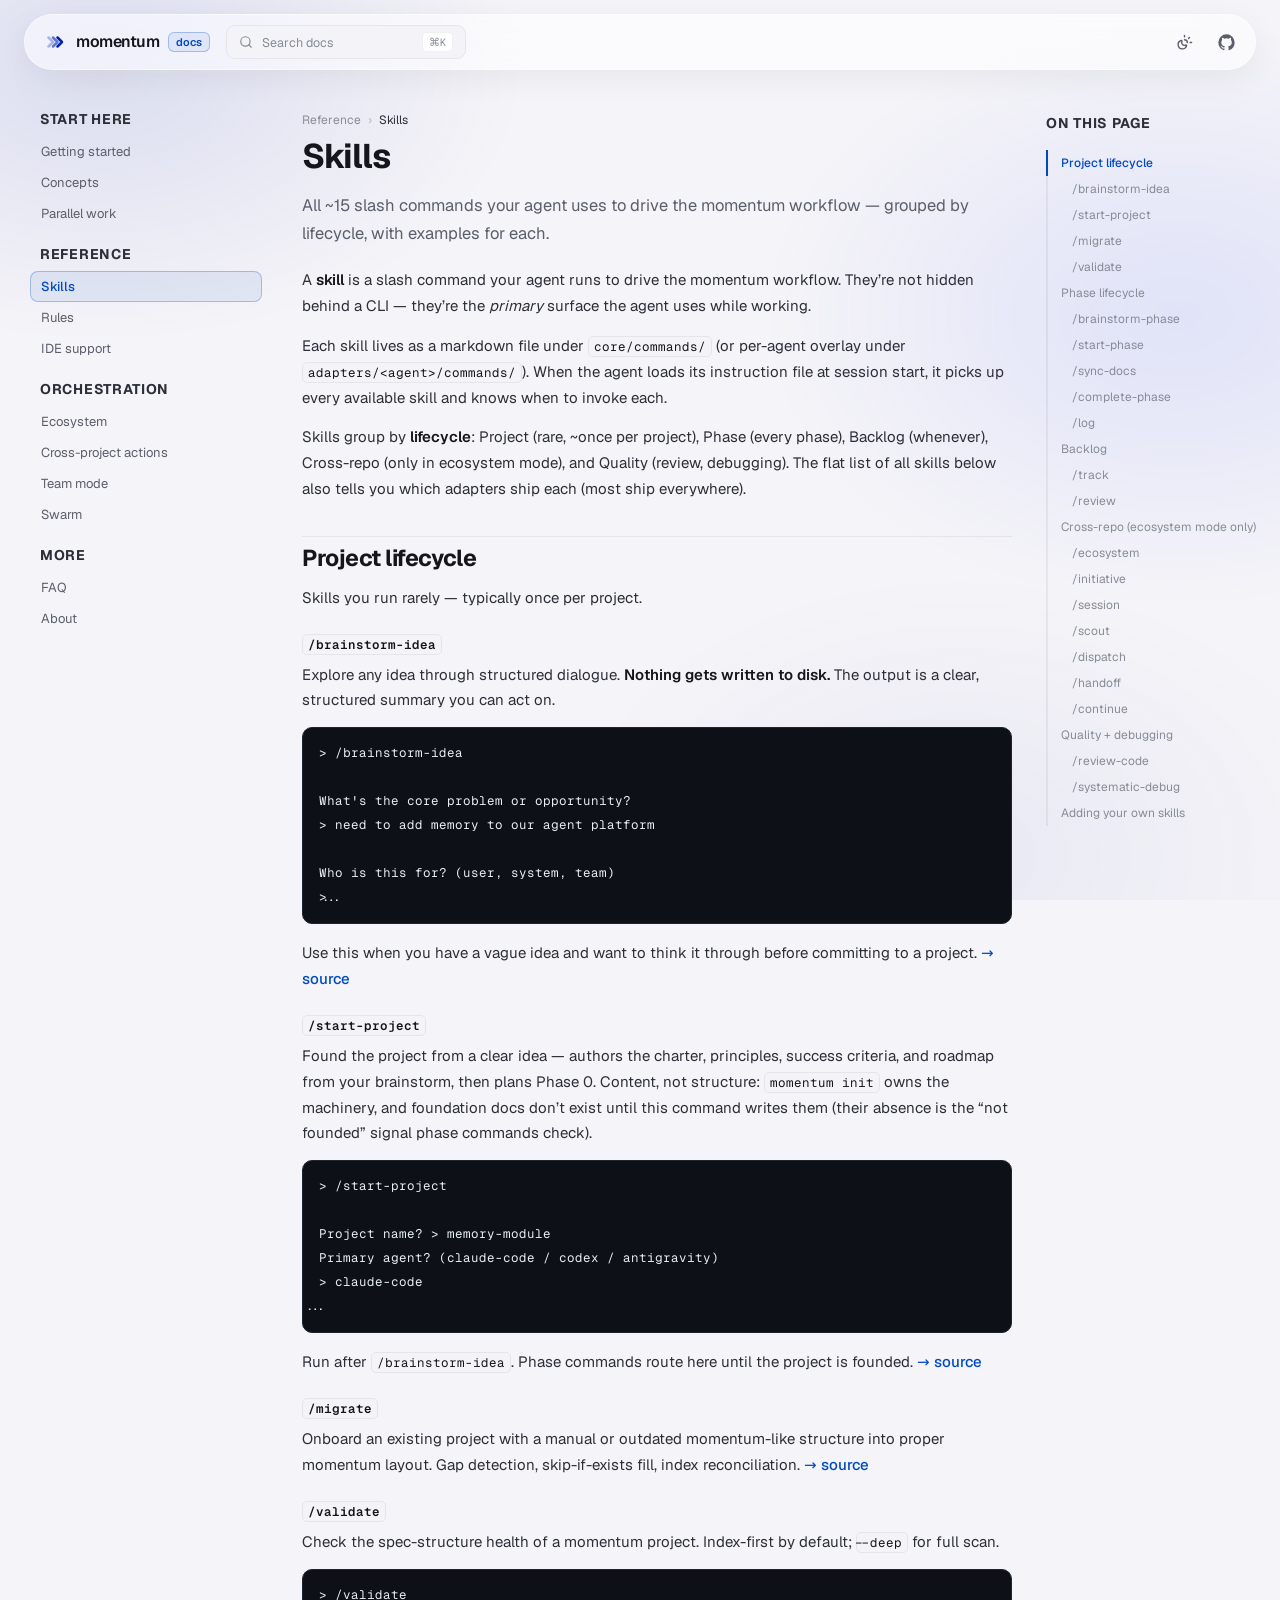
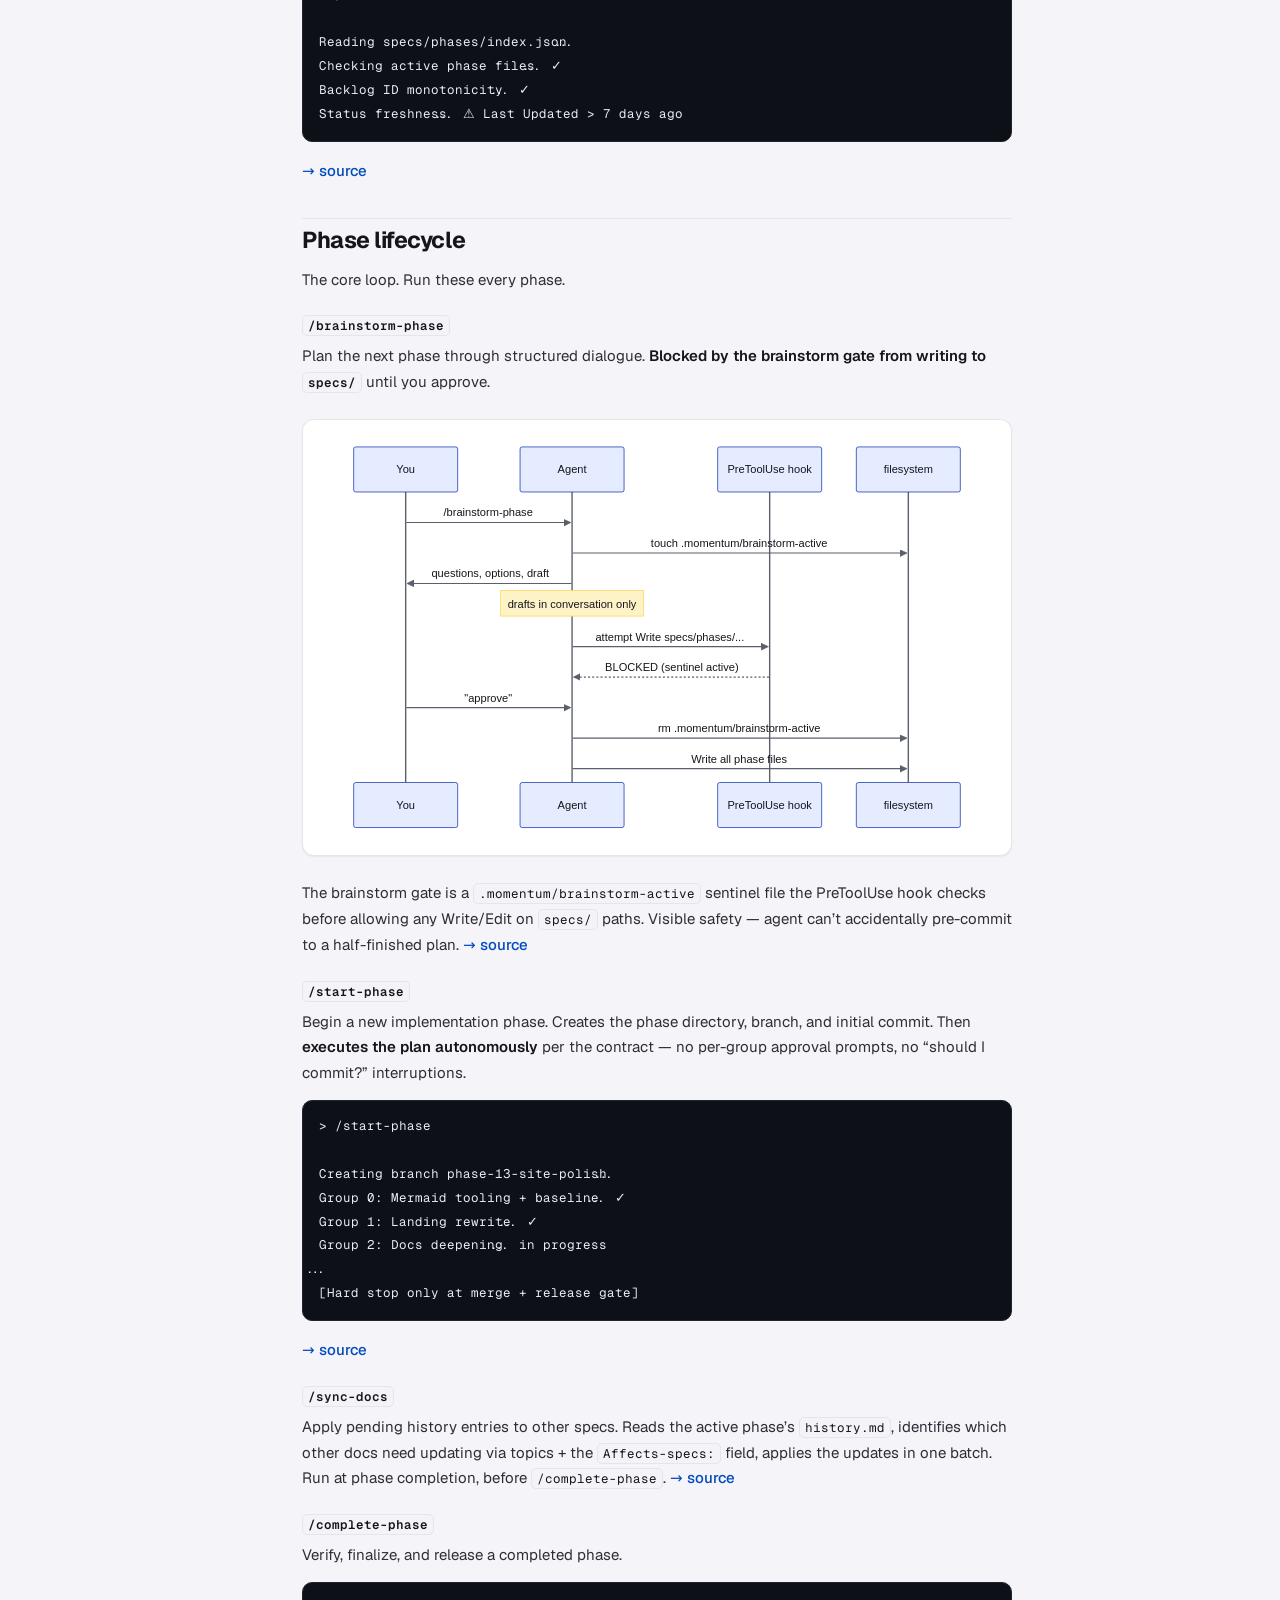
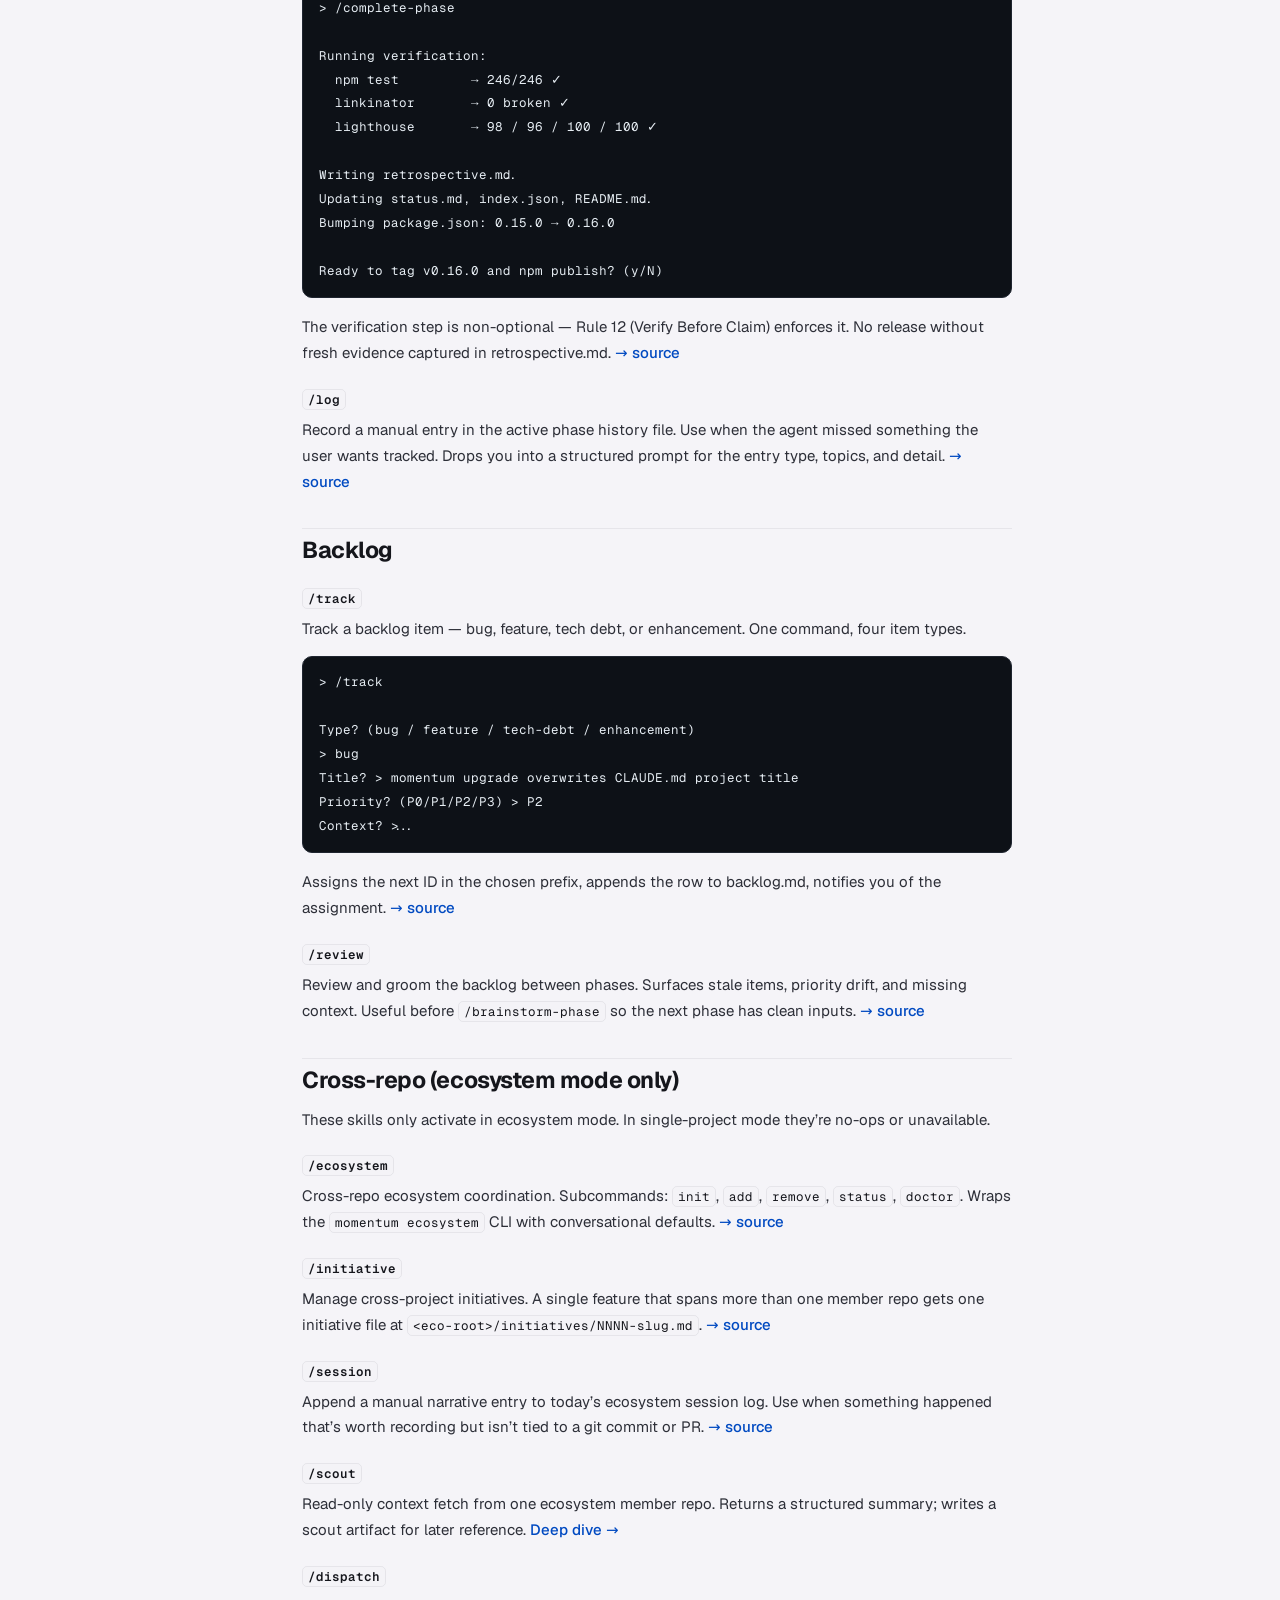
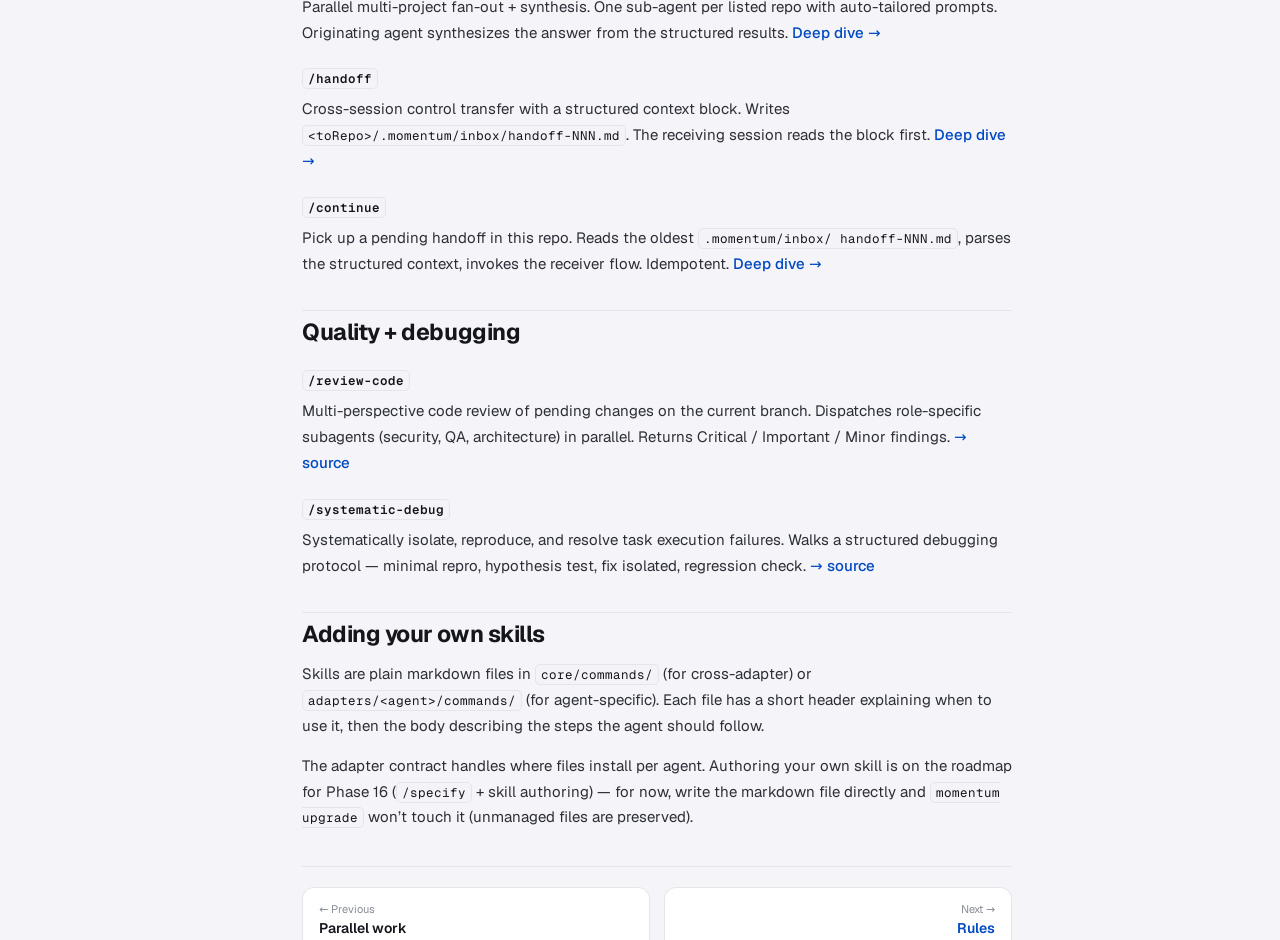
<file: skills/index.html>
<!DOCTYPE html><html lang="en"> <head><meta charset="utf-8"><meta name="viewport" content="width=device-width, initial-scale=1"><link rel="icon" href="/brand/favicon.svg" type="image/svg+xml"><link rel="icon" href="/brand/png/favicon-32.png" sizes="32x32" type="image/png"><link rel="icon" href="/brand/png/favicon-16.png" sizes="16x16" type="image/png"><link rel="apple-touch-icon" href="/brand/png/momentum-app-180.png"><link rel="manifest" href="/site.webmanifest"><meta name="theme-color" content="#0023ae"><link rel="canonical" href="https://trymomentum.github.io/skills/"><title>Skills — momentum docs</title><meta name="description" content="All ~15 slash commands your agent uses to drive the momentum workflow — grouped by lifecycle, with examples for each."><meta property="og:type" content="website"><meta property="og:title" content="Skills — momentum docs"><meta property="og:description" content="All ~15 slash commands your agent uses to drive the momentum workflow — grouped by lifecycle, with examples for each."><meta property="og:url" content="https://trymomentum.github.io/skills/"><meta property="og:image" content="https://trymomentum.github.io/og/default.png"><meta name="twitter:card" content="summary_large_image"><meta name="twitter:title" content="Skills — momentum docs"><meta name="twitter:description" content="All ~15 slash commands your agent uses to drive the momentum workflow — grouped by lifecycle, with examples for each."><meta name="twitter:image" content="https://trymomentum.github.io/og/default.png"><script>(function(){try{var t=localStorage.getItem('mm-theme');document.documentElement.dataset.theme=(t==='dark'||t==='light')?t:'light';}catch(e){document.documentElement.dataset.theme='light';}})();</script><script>(function(){try{if(sessionStorage.getItem('mm-swept')){document.documentElement.classList.add('mm-swept');}else{sessionStorage.setItem('mm-swept','1');}}catch(e){}})();</script><link rel="stylesheet" href="/_astro/Icon.CfDLM5Ju.css">
<link rel="stylesheet" href="/_astro/_..D1_BWr6T.css"></head> <body> <div class="ambient-layer" aria-hidden="true"></div> <div class="page mm-docs">  <header class="tb"> <nav class="tb-pillbar"> <a class="mm-brand tb-brand" href="/" aria-label="momentum"> <svg class="mm-mark" viewBox="0 0 48 48" width="24" height="24" fill="none" aria-hidden="true"> <path class="c c1" d="M11 15 20 24 11 33"></path> <path class="c c2" d="M20 15 29 24 20 33"></path> <path class="c c3" d="M29 15 38 24 29 33"></path> </svg> <span class="mm-word">momentum</span>  <span class="tb-pill">docs</span>  </a>  <script type="module">const t=document.documentElement;t.classList.contains("mm-swept")||window.setTimeout(()=>t.classList.add("mm-swept"),850);const s=window.matchMedia("(prefers-reduced-motion: reduce)");for(const e of document.querySelectorAll(".mm-brand"))e.addEventListener("mouseenter",()=>{s.matches||(e.classList.remove("mm-sweep"),e.getBoundingClientRect(),e.classList.add("mm-sweep"))});</script> <button type="button" class="tb-search" data-open-palette aria-label="Search docs"> <svg width="1em" height="1em" class="ic" data-icon="lucide:search">   <symbol id="ai:lucide:search" viewBox="0 0 24 24"><g fill="none" stroke="currentColor" stroke-linecap="round" stroke-linejoin="round" stroke-width="2"><path d="m21 21l-4.34-4.34"/><circle cx="11" cy="11" r="8"/></g></symbol><use href="#ai:lucide:search"></use>  </svg> <span>Search docs</span> <kbd>⌘K</kbd> </button> <div class="tb-right"> <button type="button" class="tb-icon tb-menu" data-toggle-sidebar aria-label="Toggle navigation"> <svg width="1em" height="1em" class="ic" data-icon="lucide:menu">   <symbol id="ai:lucide:menu" viewBox="0 0 24 24"><path fill="none" stroke="currentColor" stroke-linecap="round" stroke-linejoin="round" stroke-width="2" d="M4 5h16M4 12h16M4 19h16"/></symbol><use href="#ai:lucide:menu"></use>  </svg> </button> <button type="button" class="tb-icon" data-toggle-theme aria-label="Toggle theme"> <svg width="1em" height="1em" class="ic" data-icon="lucide:sun-moon">   <symbol id="ai:lucide:sun-moon" viewBox="0 0 24 24"><path fill="none" stroke="currentColor" stroke-linecap="round" stroke-linejoin="round" stroke-width="2" d="M12 2v2m2.837 12.385a6 6 0 1 1-7.223-7.222c.624-.147.97.66.715 1.248a4 4 0 0 0 5.26 5.259c.589-.255 1.396.09 1.248.715M16 12a4 4 0 0 0-4-4m7-3l-1.256 1.256M20 12h2"/></symbol><use href="#ai:lucide:sun-moon"></use>  </svg> </button> <a class="tb-icon" href="https://github.com/LiminaLabsAI/momentum" target="_blank" rel="noopener" aria-label="GitHub"> <svg viewBox="0 0 24 24" width="17" height="17" fill="currentColor" aria-hidden="true"><path d="M12 .5A11.5 11.5 0 0 0 .5 12a11.5 11.5 0 0 0 7.86 10.92c.58.1.79-.25.79-.56v-2c-3.2.7-3.88-1.36-3.88-1.36-.53-1.34-1.29-1.7-1.29-1.7-1.05-.72.08-.7.08-.7 1.16.08 1.77 1.2 1.77 1.2 1.03 1.77 2.7 1.26 3.36.96.1-.75.4-1.26.73-1.55-2.55-.29-5.24-1.28-5.24-5.68 0-1.26.45-2.28 1.19-3.09-.12-.29-.52-1.46.11-3.05 0 0 .97-.31 3.18 1.18a11 11 0 0 1 5.8 0c2.2-1.49 3.17-1.18 3.17-1.18.63 1.59.23 2.76.11 3.05.74.81 1.19 1.83 1.19 3.09 0 4.41-2.69 5.38-5.25 5.67.41.36.78 1.05.78 2.12v3.14c0 .31.21.67.8.56A11.5 11.5 0 0 0 23.5 12 11.5 11.5 0 0 0 12 .5Z"></path></svg> </a> </div> </nav> </header> <div class="docs-grid" id="top"> <!-- SIDEBAR --> <aside class="sidebar" data-sidebar> <nav> <div class="side-group"> <p class="side-label">Start here</p> <a class="side-link" href="/getting-started/"> Getting started </a><a class="side-link" href="/concepts/"> Concepts </a><a class="side-link" href="/parallel-work/"> Parallel work </a> </div><div class="side-group"> <p class="side-label">Reference</p> <a class="side-link active" href="/skills/" aria-current="page"> Skills </a><a class="side-link" href="/rules/"> Rules </a><a class="side-link" href="/ide-support/"> IDE support </a> </div><div class="side-group"> <p class="side-label">Orchestration</p> <a class="side-link" href="/ecosystem/"> Ecosystem </a><a class="side-link" href="/orchestration/"> Cross-project actions </a><a class="side-link" href="/team/"> Team mode </a><a class="side-link" href="/swarm/"> Swarm </a> </div><div class="side-group"> <p class="side-label">More</p> <a class="side-link" href="/faq/"> FAQ </a><a class="side-link" href="/about/"> About </a> </div> </nav> </aside> <div class="sidebar-scrim" data-sidebar-scrim aria-hidden="true"></div> <!-- ARTICLE --> <main class="article"> <div class="doc-wrap"> <div class="doc-crumb"> Reference<span class="sep">›</span><span class="cur">Skills</span> </div> <div class="doc-head"> <h1>Skills</h1> </div> <p class="doc-lead">All ~15 slash commands your agent uses to drive the momentum workflow — grouped by lifecycle, with examples for each.</p> <article class="doc"> <p>A <strong>skill</strong> is a slash command your agent runs to drive the momentum
workflow. They’re not hidden behind a CLI — they’re the <em>primary</em> surface
the agent uses while working.</p>
<p>Each skill lives as a markdown file under <code>core/commands/</code> (or per-agent
overlay under <code>adapters/&#x3C;agent>/commands/</code>). When the agent loads its
instruction file at session start, it picks up every available skill and
knows when to invoke each.</p>
<p>Skills group by <strong>lifecycle</strong>: Project (rare, ~once per project), Phase
(every phase), Backlog (whenever), Cross-repo (only in ecosystem mode), and
Quality (review, debugging). The flat list of all skills below also tells
you which adapters ship each (most ship everywhere).</p>
<h2 id="project-lifecycle">Project lifecycle</h2>
<p>Skills you run rarely — typically once per project.</p>
<h3 id="brainstorm-idea"><code>/brainstorm-idea</code></h3>
<p>Explore any idea through structured dialogue. <strong>Nothing gets written to
disk.</strong> The output is a clear, structured summary you can act on.</p>
<pre class="astro-code github-dark-default" style="background-color:#0d1117;color:#e6edf3; overflow-x: auto;" tabindex="0" data-language="plaintext"><code><span class="line"><span>> /brainstorm-idea</span></span>
<span class="line"><span></span></span>
<span class="line"><span>What's the core problem or opportunity?</span></span>
<span class="line"><span>> need to add memory to our agent platform</span></span>
<span class="line"><span></span></span>
<span class="line"><span>Who is this for? (user, system, team)</span></span>
<span class="line"><span>> ...</span></span></code></pre>
<p>Use this when you have a vague idea and want to think it through before
committing to a project.
<a href="https://github.com/LiminaLabsAI/momentum/blob/main/core/commands/brainstorm-idea.md">→ source</a></p>
<h3 id="start-project"><code>/start-project</code></h3>
<p>Found the project from a clear idea — authors the charter, principles,
success criteria, and roadmap from your brainstorm, then plans Phase 0.
Content, not structure: <code>momentum init</code> owns the machinery, and foundation
docs don’t exist until this command writes them (their absence is the
“not founded” signal phase commands check).</p>
<pre class="astro-code github-dark-default" style="background-color:#0d1117;color:#e6edf3; overflow-x: auto;" tabindex="0" data-language="plaintext"><code><span class="line"><span>> /start-project</span></span>
<span class="line"><span></span></span>
<span class="line"><span>Project name? > memory-module</span></span>
<span class="line"><span>Primary agent? (claude-code / codex / antigravity)</span></span>
<span class="line"><span>> claude-code</span></span>
<span class="line"><span>...</span></span></code></pre>
<p>Run after <code>/brainstorm-idea</code>. Phase commands route here until the project is founded.
<a href="https://github.com/LiminaLabsAI/momentum/blob/main/core/commands/start-project.md">→ source</a></p>
<h3 id="migrate"><code>/migrate</code></h3>
<p>Onboard an existing project with a manual or outdated momentum-like
structure into proper momentum layout. Gap detection, skip-if-exists fill,
index reconciliation.
<a href="https://github.com/LiminaLabsAI/momentum/blob/main/core/commands/migrate.md">→ source</a></p>
<h3 id="validate"><code>/validate</code></h3>
<p>Check the spec-structure health of a momentum project. Index-first by
default; <code>--deep</code> for full scan.</p>
<pre class="astro-code github-dark-default" style="background-color:#0d1117;color:#e6edf3; overflow-x: auto;" tabindex="0" data-language="plaintext"><code><span class="line"><span>> /validate</span></span>
<span class="line"><span></span></span>
<span class="line"><span>Reading specs/phases/index.json...</span></span>
<span class="line"><span>Checking active phase files... ✓</span></span>
<span class="line"><span>Backlog ID monotonicity... ✓</span></span>
<span class="line"><span>Status freshness... ⚠ Last Updated > 7 days ago</span></span></code></pre>
<p><a href="https://github.com/LiminaLabsAI/momentum/blob/main/core/commands/validate.md">→ source</a></p>
<h2 id="phase-lifecycle">Phase lifecycle</h2>
<p>The core loop. Run these every phase.</p>
<h3 id="brainstorm-phase"><code>/brainstorm-phase</code></h3>
<p>Plan the next phase through structured dialogue. <strong>Blocked by the brainstorm
gate from writing to <code>specs/</code></strong> until you approve.</p>
<svg id="mermaid-0" width="100%" xmlns="http://www.w3.org/2000/svg" xmlns:xlink="http://www.w3.org/1999/xlink" style="max-width: 975px;" viewBox="-50 -10 975 570" role="graphics-document document" aria-roledescription="sequence"><g><rect x="725" y="484" fill="#eaeaea" stroke="#666" width="150" height="65" name="FS" rx="3" ry="3" class="actor actor-bottom"></rect><text x="800" y="516.5" dominant-baseline="central" alignment-baseline="central" class="actor actor-box" style="text-anchor: middle; font-size: 16px; font-weight: 400; font-family: arial, sans-serif;"><tspan x="800" dy="0">filesystem</tspan></text></g><g><rect x="525" y="484" fill="#eaeaea" stroke="#666" width="150" height="65" name="H" rx="3" ry="3" class="actor actor-bottom"></rect><text x="600" y="516.5" dominant-baseline="central" alignment-baseline="central" class="actor actor-box" style="text-anchor: middle; font-size: 16px; font-weight: 400; font-family: arial, sans-serif;"><tspan x="600" dy="0">PreToolUse hook</tspan></text></g><g><rect x="240" y="484" fill="#eaeaea" stroke="#666" width="150" height="65" name="A" rx="3" ry="3" class="actor actor-bottom"></rect><text x="315" y="516.5" dominant-baseline="central" alignment-baseline="central" class="actor actor-box" style="text-anchor: middle; font-size: 16px; font-weight: 400; font-family: arial, sans-serif;"><tspan x="315" dy="0">Agent</tspan></text></g><g><rect x="0" y="484" fill="#eaeaea" stroke="#666" width="150" height="65" name="U" rx="3" ry="3" class="actor actor-bottom"></rect><text x="75" y="516.5" dominant-baseline="central" alignment-baseline="central" class="actor actor-box" style="text-anchor: middle; font-size: 16px; font-weight: 400; font-family: arial, sans-serif;"><tspan x="75" dy="0">You</tspan></text></g><g><line id="actor3" x1="800" y1="65" x2="800" y2="484" class="actor-line 200" stroke-width="0.5px" stroke="#999" name="FS" data-et="life-line" data-id="FS"></line><g id="root-3" data-et="participant" datatype="participant" data-id="FS"><rect x="725" y="0" fill="#eaeaea" stroke="#666" width="150" height="65" name="FS" rx="3" ry="3" class="actor actor-top"></rect><text x="800" y="32.5" dominant-baseline="central" alignment-baseline="central" class="actor actor-box" style="text-anchor: middle; font-size: 16px; font-weight: 400; font-family: arial, sans-serif;"><tspan x="800" dy="0">filesystem</tspan></text></g></g><g><line id="actor2" x1="600" y1="65" x2="600" y2="484" class="actor-line 200" stroke-width="0.5px" stroke="#999" name="H" data-et="life-line" data-id="H"></line><g id="root-2" data-et="participant" datatype="participant" data-id="H"><rect x="525" y="0" fill="#eaeaea" stroke="#666" width="150" height="65" name="H" rx="3" ry="3" class="actor actor-top"></rect><text x="600" y="32.5" dominant-baseline="central" alignment-baseline="central" class="actor actor-box" style="text-anchor: middle; font-size: 16px; font-weight: 400; font-family: arial, sans-serif;"><tspan x="600" dy="0">PreToolUse hook</tspan></text></g></g><g><line id="actor1" x1="315" y1="65" x2="315" y2="484" class="actor-line 200" stroke-width="0.5px" stroke="#999" name="A" data-et="life-line" data-id="A"></line><g id="root-1" data-et="participant" datatype="participant" data-id="A"><rect x="240" y="0" fill="#eaeaea" stroke="#666" width="150" height="65" name="A" rx="3" ry="3" class="actor actor-top"></rect><text x="315" y="32.5" dominant-baseline="central" alignment-baseline="central" class="actor actor-box" style="text-anchor: middle; font-size: 16px; font-weight: 400; font-family: arial, sans-serif;"><tspan x="315" dy="0">Agent</tspan></text></g></g><g><line id="actor0" x1="75" y1="65" x2="75" y2="484" class="actor-line 200" stroke-width="0.5px" stroke="#999" name="U" data-et="life-line" data-id="U"></line><g id="root-0" data-et="participant" datatype="participant" data-id="U"><rect x="0" y="0" fill="#eaeaea" stroke="#666" width="150" height="65" name="U" rx="3" ry="3" class="actor actor-top"></rect><text x="75" y="32.5" dominant-baseline="central" alignment-baseline="central" class="actor actor-box" style="text-anchor: middle; font-size: 16px; font-weight: 400; font-family: arial, sans-serif;"><tspan x="75" dy="0">You</tspan></text></g></g><style>#mermaid-0{font-family:'Geist Variable',Geist,system-ui,sans-serif;font-size:15px;fill:#0d1330;}@keyframes edge-animation-frame{from{stroke-dashoffset:0;}}@keyframes dash{to{stroke-dashoffset:0;}}#mermaid-0 .edge-animation-slow{stroke-dasharray:9,5!important;stroke-dashoffset:900;animation:dash 50s linear infinite;stroke-linecap:round;}#mermaid-0 .edge-animation-fast{stroke-dasharray:9,5!important;stroke-dashoffset:900;animation:dash 20s linear infinite;stroke-linecap:round;}#mermaid-0 .error-icon{fill:#f3f5fb;}#mermaid-0 .error-text{fill:#0c0a04;stroke:#0c0a04;}#mermaid-0 .edge-thickness-normal{stroke-width:1px;}#mermaid-0 .edge-thickness-thick{stroke-width:3.5px;}#mermaid-0 .edge-pattern-solid{stroke-dasharray:0;}#mermaid-0 .edge-thickness-invisible{stroke-width:0;fill:none;}#mermaid-0 .edge-pattern-dashed{stroke-dasharray:3;}#mermaid-0 .edge-pattern-dotted{stroke-dasharray:2;}#mermaid-0 .marker{fill:#4a4f5e;stroke:#4a4f5e;}#mermaid-0 .marker.cross{stroke:#4a4f5e;}#mermaid-0 svg{font-family:'Geist Variable',Geist,system-ui,sans-serif;font-size:15px;}#mermaid-0 p{margin:0;}#mermaid-0 .actor{stroke:#0023ae;fill:#e6ecff;stroke-width:1;}#mermaid-0 rect.actor.outer-path[data-look="neo"]{filter:drop-shadow( 1px 2px 2px rgba(185,185,185,1));}#mermaid-0 rect.note[data-look="neo"]{stroke:#fcd34d;fill:#fef3c7;filter:drop-shadow( 1px 2px 2px rgba(185,185,185,1));}#mermaid-0 text.actor>tspan{fill:#15161c;stroke:none;}#mermaid-0 .actor-line{stroke:#5b5f6b;}#mermaid-0 .innerArc{stroke-width:1.5;stroke-dasharray:none;}#mermaid-0 .messageLine0{stroke-width:1.5;stroke-dasharray:none;stroke:#5b5f6b;}#mermaid-0 .messageLine1{stroke-width:1.5;stroke-dasharray:2,2;stroke:#5b5f6b;}#mermaid-0 [id$="-arrowhead"] path{fill:#5b5f6b;stroke:#5b5f6b;}#mermaid-0 .sequenceNumber{fill:#b5b0a1;}#mermaid-0 [id$="-sequencenumber"]{fill:#5b5f6b;}#mermaid-0 [id$="-crosshead"] path{fill:#5b5f6b;stroke:#5b5f6b;}#mermaid-0 .messageText{fill:#15161c;stroke:none;}#mermaid-0 .labelBox{stroke:#cbd5e1;fill:#f1f2f7;filter:none;}#mermaid-0 .labelText,#mermaid-0 .labelText>tspan{fill:#15161c;stroke:none;}#mermaid-0 .loopText,#mermaid-0 .loopText>tspan{fill:#15161c;stroke:none;}#mermaid-0 .sectionTitle,#mermaid-0 .sectionTitle>tspan{fill:#15161c;stroke:none;}#mermaid-0 .loopLine{stroke-width:2px;stroke-dasharray:2,2;stroke:#cbd5e1;fill:#cbd5e1;}#mermaid-0 .note{stroke:#fcd34d;fill:#fef3c7;}#mermaid-0 .noteText,#mermaid-0 .noteText>tspan{fill:#15161c;stroke:none;font-weight:normal;}#mermaid-0 .activation0{fill:#dbe3ff;stroke:#5f7dff;}#mermaid-0 .activation1{fill:#dbe3ff;stroke:#5f7dff;}#mermaid-0 .activation2{fill:#dbe3ff;stroke:#5f7dff;}#mermaid-0 .actorPopupMenu{position:absolute;}#mermaid-0 .actorPopupMenuPanel{position:absolute;fill:#e6ecff;box-shadow:0px 8px 16px 0px rgba(0,0,0,0.2);filter:drop-shadow(3px 5px 2px rgb(0 0 0 / 0.4));}#mermaid-0 .actor-man circle,#mermaid-0 line{fill:#e6ecff;stroke-width:2px;}#mermaid-0 g rect.rect{filter:drop-shadow( 1px 2px 2px rgba(185,185,185,1));stroke:#2f5be0;}#mermaid-0 .node .neo-node{stroke:#2f5be0;}#mermaid-0 [data-look="neo"].node rect,#mermaid-0 [data-look="neo"].cluster rect,#mermaid-0 [data-look="neo"].node polygon{stroke:url(#mermaid-0-gradient);filter:drop-shadow( 1px 2px 2px rgba(185,185,185,1));}#mermaid-0 [data-look="neo"].node path{stroke:url(#mermaid-0-gradient);stroke-width:1px;}#mermaid-0 [data-look="neo"].node .outer-path{filter:drop-shadow( 1px 2px 2px rgba(185,185,185,1));}#mermaid-0 [data-look="neo"].node .neo-line path{stroke:#2f5be0;filter:none;}#mermaid-0 [data-look="neo"].node circle{stroke:url(#mermaid-0-gradient);filter:drop-shadow( 1px 2px 2px rgba(185,185,185,1));}#mermaid-0 [data-look="neo"].node circle .state-start{fill:#000000;}#mermaid-0 [data-look="neo"].icon-shape .icon{fill:url(#mermaid-0-gradient);filter:drop-shadow( 1px 2px 2px rgba(185,185,185,1));}#mermaid-0 [data-look="neo"].icon-shape .icon-neo path{stroke:url(#mermaid-0-gradient);filter:drop-shadow( 1px 2px 2px rgba(185,185,185,1));}#mermaid-0 :root{--mermaid-font-family:arial,sans-serif;}</style><g></g><defs><symbol id="mermaid-0-computer" width="24" height="24"><path transform="scale(.5)" d="M2 2v13h20v-13h-20zm18 11h-16v-9h16v9zm-10.228 6l.466-1h3.524l.467 1h-4.457zm14.228 3h-24l2-6h2.104l-1.33 4h18.45l-1.297-4h2.073l2 6zm-5-10h-14v-7h14v7z"></path></symbol></defs><defs><symbol id="mermaid-0-database" fill-rule="evenodd" clip-rule="evenodd"><path transform="scale(.5)" d="M12.258.001l.256.004.255.005.253.008.251.01.249.012.247.015.246.016.242.019.241.02.239.023.236.024.233.027.231.028.229.031.225.032.223.034.22.036.217.038.214.04.211.041.208.043.205.045.201.046.198.048.194.05.191.051.187.053.183.054.18.056.175.057.172.059.168.06.163.061.16.063.155.064.15.066.074.033.073.033.071.034.07.034.069.035.068.035.067.035.066.035.064.036.064.036.062.036.06.036.06.037.058.037.058.037.055.038.055.038.053.038.052.038.051.039.05.039.048.039.047.039.045.04.044.04.043.04.041.04.04.041.039.041.037.041.036.041.034.041.033.042.032.042.03.042.029.042.027.042.026.043.024.043.023.043.021.043.02.043.018.044.017.043.015.044.013.044.012.044.011.045.009.044.007.045.006.045.004.045.002.045.001.045v17l-.001.045-.002.045-.004.045-.006.045-.007.045-.009.044-.011.045-.012.044-.013.044-.015.044-.017.043-.018.044-.02.043-.021.043-.023.043-.024.043-.026.043-.027.042-.029.042-.03.042-.032.042-.033.042-.034.041-.036.041-.037.041-.039.041-.04.041-.041.04-.043.04-.044.04-.045.04-.047.039-.048.039-.05.039-.051.039-.052.038-.053.038-.055.038-.055.038-.058.037-.058.037-.06.037-.06.036-.062.036-.064.036-.064.036-.066.035-.067.035-.068.035-.069.035-.07.034-.071.034-.073.033-.074.033-.15.066-.155.064-.16.063-.163.061-.168.06-.172.059-.175.057-.18.056-.183.054-.187.053-.191.051-.194.05-.198.048-.201.046-.205.045-.208.043-.211.041-.214.04-.217.038-.22.036-.223.034-.225.032-.229.031-.231.028-.233.027-.236.024-.239.023-.241.02-.242.019-.246.016-.247.015-.249.012-.251.01-.253.008-.255.005-.256.004-.258.001-.258-.001-.256-.004-.255-.005-.253-.008-.251-.01-.249-.012-.247-.015-.245-.016-.243-.019-.241-.02-.238-.023-.236-.024-.234-.027-.231-.028-.228-.031-.226-.032-.223-.034-.22-.036-.217-.038-.214-.04-.211-.041-.208-.043-.204-.045-.201-.046-.198-.048-.195-.05-.19-.051-.187-.053-.184-.054-.179-.056-.176-.057-.172-.059-.167-.06-.164-.061-.159-.063-.155-.064-.151-.066-.074-.033-.072-.033-.072-.034-.07-.034-.069-.035-.068-.035-.067-.035-.066-.035-.064-.036-.063-.036-.062-.036-.061-.036-.06-.037-.058-.037-.057-.037-.056-.038-.055-.038-.053-.038-.052-.038-.051-.039-.049-.039-.049-.039-.046-.039-.046-.04-.044-.04-.043-.04-.041-.04-.04-.041-.039-.041-.037-.041-.036-.041-.034-.041-.033-.042-.032-.042-.03-.042-.029-.042-.027-.042-.026-.043-.024-.043-.023-.043-.021-.043-.02-.043-.018-.044-.017-.043-.015-.044-.013-.044-.012-.044-.011-.045-.009-.044-.007-.045-.006-.045-.004-.045-.002-.045-.001-.045v-17l.001-.045.002-.045.004-.045.006-.045.007-.045.009-.044.011-.045.012-.044.013-.044.015-.044.017-.043.018-.044.02-.043.021-.043.023-.043.024-.043.026-.043.027-.042.029-.042.03-.042.032-.042.033-.042.034-.041.036-.041.037-.041.039-.041.04-.041.041-.04.043-.04.044-.04.046-.04.046-.039.049-.039.049-.039.051-.039.052-.038.053-.038.055-.038.056-.038.057-.037.058-.037.06-.037.061-.036.062-.036.063-.036.064-.036.066-.035.067-.035.068-.035.069-.035.07-.034.072-.034.072-.033.074-.033.151-.066.155-.064.159-.063.164-.061.167-.06.172-.059.176-.057.179-.056.184-.054.187-.053.19-.051.195-.05.198-.048.201-.046.204-.045.208-.043.211-.041.214-.04.217-.038.22-.036.223-.034.226-.032.228-.031.231-.028.234-.027.236-.024.238-.023.241-.02.243-.019.245-.016.247-.015.249-.012.251-.01.253-.008.255-.005.256-.004.258-.001.258.001zm-9.258 20.499v.01l.001.021.003.021.004.022.005.021.006.022.007.022.009.023.01.022.011.023.012.023.013.023.015.023.016.024.017.023.018.024.019.024.021.024.022.025.023.024.024.025.052.049.056.05.061.051.066.051.07.051.075.051.079.052.084.052.088.052.092.052.097.052.102.051.105.052.11.052.114.051.119.051.123.051.127.05.131.05.135.05.139.048.144.049.147.047.152.047.155.047.16.045.163.045.167.043.171.043.176.041.178.041.183.039.187.039.19.037.194.035.197.035.202.033.204.031.209.03.212.029.216.027.219.025.222.024.226.021.23.02.233.018.236.016.24.015.243.012.246.01.249.008.253.005.256.004.259.001.26-.001.257-.004.254-.005.25-.008.247-.011.244-.012.241-.014.237-.016.233-.018.231-.021.226-.021.224-.024.22-.026.216-.027.212-.028.21-.031.205-.031.202-.034.198-.034.194-.036.191-.037.187-.039.183-.04.179-.04.175-.042.172-.043.168-.044.163-.045.16-.046.155-.046.152-.047.148-.048.143-.049.139-.049.136-.05.131-.05.126-.05.123-.051.118-.052.114-.051.11-.052.106-.052.101-.052.096-.052.092-.052.088-.053.083-.051.079-.052.074-.052.07-.051.065-.051.06-.051.056-.05.051-.05.023-.024.023-.025.021-.024.02-.024.019-.024.018-.024.017-.024.015-.023.014-.024.013-.023.012-.023.01-.023.01-.022.008-.022.006-.022.006-.022.004-.022.004-.021.001-.021.001-.021v-4.127l-.077.055-.08.053-.083.054-.085.053-.087.052-.09.052-.093.051-.095.05-.097.05-.1.049-.102.049-.105.048-.106.047-.109.047-.111.046-.114.045-.115.045-.118.044-.12.043-.122.042-.124.042-.126.041-.128.04-.13.04-.132.038-.134.038-.135.037-.138.037-.139.035-.142.035-.143.034-.144.033-.147.032-.148.031-.15.03-.151.03-.153.029-.154.027-.156.027-.158.026-.159.025-.161.024-.162.023-.163.022-.165.021-.166.02-.167.019-.169.018-.169.017-.171.016-.173.015-.173.014-.175.013-.175.012-.177.011-.178.01-.179.008-.179.008-.181.006-.182.005-.182.004-.184.003-.184.002h-.37l-.184-.002-.184-.003-.182-.004-.182-.005-.181-.006-.179-.008-.179-.008-.178-.01-.176-.011-.176-.012-.175-.013-.173-.014-.172-.015-.171-.016-.17-.017-.169-.018-.167-.019-.166-.02-.165-.021-.163-.022-.162-.023-.161-.024-.159-.025-.157-.026-.156-.027-.155-.027-.153-.029-.151-.03-.15-.03-.148-.031-.146-.032-.145-.033-.143-.034-.141-.035-.14-.035-.137-.037-.136-.037-.134-.038-.132-.038-.13-.04-.128-.04-.126-.041-.124-.042-.122-.042-.12-.044-.117-.043-.116-.045-.113-.045-.112-.046-.109-.047-.106-.047-.105-.048-.102-.049-.1-.049-.097-.05-.095-.05-.093-.052-.09-.051-.087-.052-.085-.053-.083-.054-.08-.054-.077-.054v4.127zm0-5.654v.011l.001.021.003.021.004.021.005.022.006.022.007.022.009.022.01.022.011.023.012.023.013.023.015.024.016.023.017.024.018.024.019.024.021.024.022.024.023.025.024.024.052.05.056.05.061.05.066.051.07.051.075.052.079.051.084.052.088.052.092.052.097.052.102.052.105.052.11.051.114.051.119.052.123.05.127.051.131.05.135.049.139.049.144.048.147.048.152.047.155.046.16.045.163.045.167.044.171.042.176.042.178.04.183.04.187.038.19.037.194.036.197.034.202.033.204.032.209.03.212.028.216.027.219.025.222.024.226.022.23.02.233.018.236.016.24.014.243.012.246.01.249.008.253.006.256.003.259.001.26-.001.257-.003.254-.006.25-.008.247-.01.244-.012.241-.015.237-.016.233-.018.231-.02.226-.022.224-.024.22-.025.216-.027.212-.029.21-.03.205-.032.202-.033.198-.035.194-.036.191-.037.187-.039.183-.039.179-.041.175-.042.172-.043.168-.044.163-.045.16-.045.155-.047.152-.047.148-.048.143-.048.139-.05.136-.049.131-.05.126-.051.123-.051.118-.051.114-.052.11-.052.106-.052.101-.052.096-.052.092-.052.088-.052.083-.052.079-.052.074-.051.07-.052.065-.051.06-.05.056-.051.051-.049.023-.025.023-.024.021-.025.02-.024.019-.024.018-.024.017-.024.015-.023.014-.023.013-.024.012-.022.01-.023.01-.023.008-.022.006-.022.006-.022.004-.021.004-.022.001-.021.001-.021v-4.139l-.077.054-.08.054-.083.054-.085.052-.087.053-.09.051-.093.051-.095.051-.097.05-.1.049-.102.049-.105.048-.106.047-.109.047-.111.046-.114.045-.115.044-.118.044-.12.044-.122.042-.124.042-.126.041-.128.04-.13.039-.132.039-.134.038-.135.037-.138.036-.139.036-.142.035-.143.033-.144.033-.147.033-.148.031-.15.03-.151.03-.153.028-.154.028-.156.027-.158.026-.159.025-.161.024-.162.023-.163.022-.165.021-.166.02-.167.019-.169.018-.169.017-.171.016-.173.015-.173.014-.175.013-.175.012-.177.011-.178.009-.179.009-.179.007-.181.007-.182.005-.182.004-.184.003-.184.002h-.37l-.184-.002-.184-.003-.182-.004-.182-.005-.181-.007-.179-.007-.179-.009-.178-.009-.176-.011-.176-.012-.175-.013-.173-.014-.172-.015-.171-.016-.17-.017-.169-.018-.167-.019-.166-.02-.165-.021-.163-.022-.162-.023-.161-.024-.159-.025-.157-.026-.156-.027-.155-.028-.153-.028-.151-.03-.15-.03-.148-.031-.146-.033-.145-.033-.143-.033-.141-.035-.14-.036-.137-.036-.136-.037-.134-.038-.132-.039-.13-.039-.128-.04-.126-.041-.124-.042-.122-.043-.12-.043-.117-.044-.116-.044-.113-.046-.112-.046-.109-.046-.106-.047-.105-.048-.102-.049-.1-.049-.097-.05-.095-.051-.093-.051-.09-.051-.087-.053-.085-.052-.083-.054-.08-.054-.077-.054v4.139zm0-5.666v.011l.001.02.003.022.004.021.005.022.006.021.007.022.009.023.01.022.011.023.012.023.013.023.015.023.016.024.017.024.018.023.019.024.021.025.022.024.023.024.024.025.052.05.056.05.061.05.066.051.07.051.075.052.079.051.084.052.088.052.092.052.097.052.102.052.105.051.11.052.114.051.119.051.123.051.127.05.131.05.135.05.139.049.144.048.147.048.152.047.155.046.16.045.163.045.167.043.171.043.176.042.178.04.183.04.187.038.19.037.194.036.197.034.202.033.204.032.209.03.212.028.216.027.219.025.222.024.226.021.23.02.233.018.236.017.24.014.243.012.246.01.249.008.253.006.256.003.259.001.26-.001.257-.003.254-.006.25-.008.247-.01.244-.013.241-.014.237-.016.233-.018.231-.02.226-.022.224-.024.22-.025.216-.027.212-.029.21-.03.205-.032.202-.033.198-.035.194-.036.191-.037.187-.039.183-.039.179-.041.175-.042.172-.043.168-.044.163-.045.16-.045.155-.047.152-.047.148-.048.143-.049.139-.049.136-.049.131-.051.126-.05.123-.051.118-.052.114-.051.11-.052.106-.052.101-.052.096-.052.092-.052.088-.052.083-.052.079-.052.074-.052.07-.051.065-.051.06-.051.056-.05.051-.049.023-.025.023-.025.021-.024.02-.024.019-.024.018-.024.017-.024.015-.023.014-.024.013-.023.012-.023.01-.022.01-.023.008-.022.006-.022.006-.022.004-.022.004-.021.001-.021.001-.021v-4.153l-.077.054-.08.054-.083.053-.085.053-.087.053-.09.051-.093.051-.095.051-.097.05-.1.049-.102.048-.105.048-.106.048-.109.046-.111.046-.114.046-.115.044-.118.044-.12.043-.122.043-.124.042-.126.041-.128.04-.13.039-.132.039-.134.038-.135.037-.138.036-.139.036-.142.034-.143.034-.144.033-.147.032-.148.032-.15.03-.151.03-.153.028-.154.028-.156.027-.158.026-.159.024-.161.024-.162.023-.163.023-.165.021-.166.02-.167.019-.169.018-.169.017-.171.016-.173.015-.173.014-.175.013-.175.012-.177.01-.178.01-.179.009-.179.007-.181.006-.182.006-.182.004-.184.003-.184.001-.185.001-.185-.001-.184-.001-.184-.003-.182-.004-.182-.006-.181-.006-.179-.007-.179-.009-.178-.01-.176-.01-.176-.012-.175-.013-.173-.014-.172-.015-.171-.016-.17-.017-.169-.018-.167-.019-.166-.02-.165-.021-.163-.023-.162-.023-.161-.024-.159-.024-.157-.026-.156-.027-.155-.028-.153-.028-.151-.03-.15-.03-.148-.032-.146-.032-.145-.033-.143-.034-.141-.034-.14-.036-.137-.036-.136-.037-.134-.038-.132-.039-.13-.039-.128-.041-.126-.041-.124-.041-.122-.043-.12-.043-.117-.044-.116-.044-.113-.046-.112-.046-.109-.046-.106-.048-.105-.048-.102-.048-.1-.05-.097-.049-.095-.051-.093-.051-.09-.052-.087-.052-.085-.053-.083-.053-.08-.054-.077-.054v4.153zm8.74-8.179l-.257.004-.254.005-.25.008-.247.011-.244.012-.241.014-.237.016-.233.018-.231.021-.226.022-.224.023-.22.026-.216.027-.212.028-.21.031-.205.032-.202.033-.198.034-.194.036-.191.038-.187.038-.183.04-.179.041-.175.042-.172.043-.168.043-.163.045-.16.046-.155.046-.152.048-.148.048-.143.048-.139.049-.136.05-.131.05-.126.051-.123.051-.118.051-.114.052-.11.052-.106.052-.101.052-.096.052-.092.052-.088.052-.083.052-.079.052-.074.051-.07.052-.065.051-.06.05-.056.05-.051.05-.023.025-.023.024-.021.024-.02.025-.019.024-.018.024-.017.023-.015.024-.014.023-.013.023-.012.023-.01.023-.01.022-.008.022-.006.023-.006.021-.004.022-.004.021-.001.021-.001.021.001.021.001.021.004.021.004.022.006.021.006.023.008.022.01.022.01.023.012.023.013.023.014.023.015.024.017.023.018.024.019.024.02.025.021.024.023.024.023.025.051.05.056.05.06.05.065.051.07.052.074.051.079.052.083.052.088.052.092.052.096.052.101.052.106.052.11.052.114.052.118.051.123.051.126.051.131.05.136.05.139.049.143.048.148.048.152.048.155.046.16.046.163.045.168.043.172.043.175.042.179.041.183.04.187.038.191.038.194.036.198.034.202.033.205.032.21.031.212.028.216.027.22.026.224.023.226.022.231.021.233.018.237.016.241.014.244.012.247.011.25.008.254.005.257.004.26.001.26-.001.257-.004.254-.005.25-.008.247-.011.244-.012.241-.014.237-.016.233-.018.231-.021.226-.022.224-.023.22-.026.216-.027.212-.028.21-.031.205-.032.202-.033.198-.034.194-.036.191-.038.187-.038.183-.04.179-.041.175-.042.172-.043.168-.043.163-.045.16-.046.155-.046.152-.048.148-.048.143-.048.139-.049.136-.05.131-.05.126-.051.123-.051.118-.051.114-.052.11-.052.106-.052.101-.052.096-.052.092-.052.088-.052.083-.052.079-.052.074-.051.07-.052.065-.051.06-.05.056-.05.051-.05.023-.025.023-.024.021-.024.02-.025.019-.024.018-.024.017-.023.015-.024.014-.023.013-.023.012-.023.01-.023.01-.022.008-.022.006-.023.006-.021.004-.022.004-.021.001-.021.001-.021-.001-.021-.001-.021-.004-.021-.004-.022-.006-.021-.006-.023-.008-.022-.01-.022-.01-.023-.012-.023-.013-.023-.014-.023-.015-.024-.017-.023-.018-.024-.019-.024-.02-.025-.021-.024-.023-.024-.023-.025-.051-.05-.056-.05-.06-.05-.065-.051-.07-.052-.074-.051-.079-.052-.083-.052-.088-.052-.092-.052-.096-.052-.101-.052-.106-.052-.11-.052-.114-.052-.118-.051-.123-.051-.126-.051-.131-.05-.136-.05-.139-.049-.143-.048-.148-.048-.152-.048-.155-.046-.16-.046-.163-.045-.168-.043-.172-.043-.175-.042-.179-.041-.183-.04-.187-.038-.191-.038-.194-.036-.198-.034-.202-.033-.205-.032-.21-.031-.212-.028-.216-.027-.22-.026-.224-.023-.226-.022-.231-.021-.233-.018-.237-.016-.241-.014-.244-.012-.247-.011-.25-.008-.254-.005-.257-.004-.26-.001-.26.001z"></path></symbol></defs><defs><symbol id="mermaid-0-clock" width="24" height="24"><path transform="scale(.5)" d="M12 2c5.514 0 10 4.486 10 10s-4.486 10-10 10-10-4.486-10-10 4.486-10 10-10zm0-2c-6.627 0-12 5.373-12 12s5.373 12 12 12 12-5.373 12-12-5.373-12-12-12zm5.848 12.459c.202.038.202.333.001.372-1.907.361-6.045 1.111-6.547 1.111-.719 0-1.301-.582-1.301-1.301 0-.512.77-5.447 1.125-7.445.034-.192.312-.181.343.014l.985 6.238 5.394 1.011z"></path></symbol></defs><defs><marker id="mermaid-0-arrowhead" refX="7.9" refY="5" markerUnits="userSpaceOnUse" markerWidth="12" markerHeight="12" orient="auto-start-reverse"><path d="M -1 0 L 10 5 L 0 10 z"></path></marker></defs><defs><marker id="mermaid-0-crosshead" markerWidth="15" markerHeight="8" orient="auto" refX="4" refY="4.5"><path fill="none" stroke="#000000" stroke-width="1pt" d="M 1,2 L 6,7 M 6,2 L 1,7" style="stroke-dasharray: 0, 0;"></path></marker></defs><defs><marker id="mermaid-0-filled-head" refX="15.5" refY="7" markerWidth="20" markerHeight="28" orient="auto"><path d="M 18,7 L9,13 L14,7 L9,1 Z"></path></marker></defs><defs><marker id="mermaid-0-sequencenumber" refX="15" refY="15" markerWidth="60" markerHeight="40" orient="auto"><circle cx="15" cy="15" r="6"></circle></marker></defs><defs><marker id="mermaid-0-solidTopArrowHead" refX="7.9" refY="7.25" markerUnits="userSpaceOnUse" markerWidth="12" markerHeight="12" orient="auto-start-reverse"><path d="M 0 0 L 10 8 L 0 8 z"></path></marker></defs><defs><marker id="mermaid-0-solidBottomArrowHead" refX="7.9" refY="0.75" markerUnits="userSpaceOnUse" markerWidth="12" markerHeight="12" orient="auto-start-reverse"><path d="M 0 0 L 10 0 L 0 8 z"></path></marker></defs><defs><marker id="mermaid-0-stickTopArrowHead" refX="7.5" refY="7" markerUnits="userSpaceOnUse" markerWidth="12" markerHeight="12" orient="auto-start-reverse"><path d="M 0 0 L 7 7" stroke="black" stroke-width="1.5" fill="none"></path></marker></defs><defs><marker id="mermaid-0-stickBottomArrowHead" refX="7.5" refY="0" markerUnits="userSpaceOnUse" markerWidth="12" markerHeight="12" orient="auto-start-reverse"><path d="M 0 7 L 7 0" stroke="black" stroke-width="1.5" fill="none"></path></marker></defs><g data-et="note" data-id="i3"><rect x="212" y="207" fill="#EDF2AE" stroke="#666" width="206" height="37" class="note"></rect><text x="315" y="212" text-anchor="middle" dominant-baseline="middle" alignment-baseline="middle" class="noteText" dy="1em" style="font-family: arial, sans-serif; font-size: 16px; font-weight: 400;"><tspan x="315">drafts in conversation only</tspan></text></g><text x="194" y="80" text-anchor="middle" dominant-baseline="middle" alignment-baseline="middle" class="messageText" dy="1em" style="font-family: arial, sans-serif; font-size: 16px; font-weight: 400;">/brainstorm-phase</text><line x1="76" y1="109" x2="311" y2="109" class="messageLine0" data-et="message" data-id="i0" data-from="U" data-to="A" stroke-width="2" stroke="none" marker-end="url(#mermaid-0-arrowhead)" style="fill: none;"></line><text x="556" y="124" text-anchor="middle" dominant-baseline="middle" alignment-baseline="middle" class="messageText" dy="1em" style="font-family: arial, sans-serif; font-size: 16px; font-weight: 400;">touch .momentum/brainstorm-active</text><line x1="316" y1="153" x2="796" y2="153" class="messageLine0" data-et="message" data-id="i1" data-from="A" data-to="FS" stroke-width="2" stroke="none" marker-end="url(#mermaid-0-arrowhead)" style="fill: none;"></line><text x="197" y="168" text-anchor="middle" dominant-baseline="middle" alignment-baseline="middle" class="messageText" dy="1em" style="font-family: arial, sans-serif; font-size: 16px; font-weight: 400;">questions, options, draft</text><line x1="314" y1="197" x2="79" y2="197" class="messageLine0" data-et="message" data-id="i2" data-from="A" data-to="U" stroke-width="2" stroke="none" marker-end="url(#mermaid-0-arrowhead)" style="fill: none;"></line><text x="456" y="259" text-anchor="middle" dominant-baseline="middle" alignment-baseline="middle" class="messageText" dy="1em" style="font-family: arial, sans-serif; font-size: 16px; font-weight: 400;">attempt Write specs/phases/...</text><line x1="316" y1="288" x2="596" y2="288" class="messageLine0" data-et="message" data-id="i4" data-from="A" data-to="H" stroke-width="2" stroke="none" marker-end="url(#mermaid-0-arrowhead)" style="fill: none;"></line><text x="459" y="303" text-anchor="middle" dominant-baseline="middle" alignment-baseline="middle" class="messageText" dy="1em" style="font-family: arial, sans-serif; font-size: 16px; font-weight: 400;">BLOCKED (sentinel active)</text><line x1="599" y1="332" x2="319" y2="332" class="messageLine1" data-et="message" data-id="i5" data-from="H" data-to="A" stroke-width="2" stroke="none" marker-end="url(#mermaid-0-arrowhead)" style="stroke-dasharray: 3, 3; fill: none;"></line><text x="194" y="347" text-anchor="middle" dominant-baseline="middle" alignment-baseline="middle" class="messageText" dy="1em" style="font-family: arial, sans-serif; font-size: 16px; font-weight: 400;">"approve"</text><line x1="76" y1="376" x2="311" y2="376" class="messageLine0" data-et="message" data-id="i6" data-from="U" data-to="A" stroke-width="2" stroke="none" marker-end="url(#mermaid-0-arrowhead)" style="fill: none;"></line><text x="556" y="391" text-anchor="middle" dominant-baseline="middle" alignment-baseline="middle" class="messageText" dy="1em" style="font-family: arial, sans-serif; font-size: 16px; font-weight: 400;">rm .momentum/brainstorm-active</text><line x1="316" y1="420" x2="796" y2="420" class="messageLine0" data-et="message" data-id="i7" data-from="A" data-to="FS" stroke-width="2" stroke="none" marker-end="url(#mermaid-0-arrowhead)" style="fill: none;"></line><text x="556" y="435" text-anchor="middle" dominant-baseline="middle" alignment-baseline="middle" class="messageText" dy="1em" style="font-family: arial, sans-serif; font-size: 16px; font-weight: 400;">Write all phase files</text><line x1="316" y1="464" x2="796" y2="464" class="messageLine0" data-et="message" data-id="i8" data-from="A" data-to="FS" stroke-width="2" stroke="none" marker-end="url(#mermaid-0-arrowhead)" style="fill: none;"></line></svg>
<p>The brainstorm gate is a <code>.momentum/brainstorm-active</code> sentinel file the
PreToolUse hook checks before allowing any Write/Edit on <code>specs/</code> paths.
Visible safety — agent can’t accidentally pre-commit to a half-finished
plan.
<a href="https://github.com/LiminaLabsAI/momentum/blob/main/core/commands/brainstorm-phase.md">→ source</a></p>
<h3 id="start-phase"><code>/start-phase</code></h3>
<p>Begin a new implementation phase. Creates the phase directory, branch, and
initial commit. Then <strong>executes the plan autonomously</strong> per the contract —
no per-group approval prompts, no “should I commit?” interruptions.</p>
<pre class="astro-code github-dark-default" style="background-color:#0d1117;color:#e6edf3; overflow-x: auto;" tabindex="0" data-language="plaintext"><code><span class="line"><span>> /start-phase</span></span>
<span class="line"><span></span></span>
<span class="line"><span>Creating branch phase-13-site-polish...</span></span>
<span class="line"><span>Group 0: Mermaid tooling + baseline... ✓</span></span>
<span class="line"><span>Group 1: Landing rewrite... ✓</span></span>
<span class="line"><span>Group 2: Docs deepening... in progress</span></span>
<span class="line"><span>...</span></span>
<span class="line"><span>[Hard stop only at merge + release gate]</span></span></code></pre>
<p><a href="https://github.com/LiminaLabsAI/momentum/blob/main/core/commands/start-phase.md">→ source</a></p>
<h3 id="sync-docs"><code>/sync-docs</code></h3>
<p>Apply pending history entries to other specs. Reads the active phase’s
<code>history.md</code>, identifies which other docs need updating via topics + the
<code>Affects-specs:</code> field, applies the updates in one batch. Run at phase
completion, before <code>/complete-phase</code>.
<a href="https://github.com/LiminaLabsAI/momentum/blob/main/core/commands/sync-docs.md">→ source</a></p>
<h3 id="complete-phase"><code>/complete-phase</code></h3>
<p>Verify, finalize, and release a completed phase.</p>
<pre class="astro-code github-dark-default" style="background-color:#0d1117;color:#e6edf3; overflow-x: auto;" tabindex="0" data-language="plaintext"><code><span class="line"><span>> /complete-phase</span></span>
<span class="line"><span></span></span>
<span class="line"><span>Running verification:</span></span>
<span class="line"><span>  npm test         → 246/246 ✓</span></span>
<span class="line"><span>  linkinator       → 0 broken ✓</span></span>
<span class="line"><span>  lighthouse       → 98 / 96 / 100 / 100 ✓</span></span>
<span class="line"><span></span></span>
<span class="line"><span>Writing retrospective.md...</span></span>
<span class="line"><span>Updating status.md, index.json, README.md...</span></span>
<span class="line"><span>Bumping package.json: 0.15.0 → 0.16.0</span></span>
<span class="line"><span></span></span>
<span class="line"><span>Ready to tag v0.16.0 and npm publish? (y/N)</span></span></code></pre>
<p>The verification step is non-optional — Rule 12 (Verify Before Claim)
enforces it. No release without fresh evidence captured in retrospective.md.
<a href="https://github.com/LiminaLabsAI/momentum/blob/main/core/commands/complete-phase.md">→ source</a></p>
<h3 id="log"><code>/log</code></h3>
<p>Record a manual entry in the active phase history file. Use when the agent
missed something the user wants tracked. Drops you into a structured prompt
for the entry type, topics, and detail.
<a href="https://github.com/LiminaLabsAI/momentum/blob/main/core/commands/log.md">→ source</a></p>
<h2 id="backlog">Backlog</h2>
<h3 id="track"><code>/track</code></h3>
<p>Track a backlog item — bug, feature, tech debt, or enhancement. One command,
four item types.</p>
<pre class="astro-code github-dark-default" style="background-color:#0d1117;color:#e6edf3; overflow-x: auto;" tabindex="0" data-language="plaintext"><code><span class="line"><span>> /track</span></span>
<span class="line"><span></span></span>
<span class="line"><span>Type? (bug / feature / tech-debt / enhancement)</span></span>
<span class="line"><span>> bug</span></span>
<span class="line"><span>Title? > momentum upgrade overwrites CLAUDE.md project title</span></span>
<span class="line"><span>Priority? (P0/P1/P2/P3) > P2</span></span>
<span class="line"><span>Context? > ...</span></span></code></pre>
<p>Assigns the next ID in the chosen prefix, appends the row to backlog.md,
notifies you of the assignment.
<a href="https://github.com/LiminaLabsAI/momentum/blob/main/core/commands/track.md">→ source</a></p>
<h3 id="review"><code>/review</code></h3>
<p>Review and groom the backlog between phases. Surfaces stale items, priority
drift, and missing context. Useful before <code>/brainstorm-phase</code> so the next
phase has clean inputs.
<a href="https://github.com/LiminaLabsAI/momentum/blob/main/core/commands/review.md">→ source</a></p>
<h2 id="cross-repo-ecosystem-mode-only">Cross-repo (ecosystem mode only)</h2>
<p>These skills only activate in ecosystem mode. In single-project mode they’re
no-ops or unavailable.</p>
<h3 id="ecosystem"><code>/ecosystem</code></h3>
<p>Cross-repo ecosystem coordination. Subcommands: <code>init</code>, <code>add</code>, <code>remove</code>,
<code>status</code>, <code>doctor</code>. Wraps the <code>momentum ecosystem</code> CLI with conversational
defaults.
<a href="https://github.com/LiminaLabsAI/momentum/blob/main/core/commands/ecosystem.md">→ source</a></p>
<h3 id="initiative"><code>/initiative</code></h3>
<p>Manage cross-project initiatives. A single feature that spans more than one
member repo gets one initiative file at <code>&#x3C;eco-root>/initiatives/NNNN-slug.md</code>.
<a href="https://github.com/LiminaLabsAI/momentum/blob/main/core/commands/initiative.md">→ source</a></p>
<h3 id="session"><code>/session</code></h3>
<p>Append a manual narrative entry to today’s ecosystem session log. Use when
something happened that’s worth recording but isn’t tied to a git commit or
PR.
<a href="https://github.com/LiminaLabsAI/momentum/blob/main/core/commands/session.md">→ source</a></p>
<h3 id="scout"><code>/scout</code></h3>
<p>Read-only context fetch from one ecosystem member repo. Returns a structured
summary; writes a scout artifact for later reference.
<strong><a href="/orchestration/#scout">Deep dive →</a></strong></p>
<h3 id="dispatch"><code>/dispatch</code></h3>
<p>Parallel multi-project fan-out + synthesis. One sub-agent per listed repo with
auto-tailored prompts. Originating agent synthesizes the answer from the
structured results.
<strong><a href="/orchestration/#dispatch">Deep dive →</a></strong></p>
<h3 id="handoff"><code>/handoff</code></h3>
<p>Cross-session control transfer with a structured context block. Writes
<code>&#x3C;toRepo>/.momentum/inbox/handoff-NNN.md</code>. The receiving session reads the
block first.
<strong><a href="/orchestration/#handoff">Deep dive →</a></strong></p>
<h3 id="continue"><code>/continue</code></h3>
<p>Pick up a pending handoff in this repo. Reads the oldest <code>.momentum/inbox/ handoff-NNN.md</code>, parses the structured context, invokes the receiver flow.
Idempotent.
<strong><a href="/orchestration/#continue">Deep dive →</a></strong></p>
<h2 id="quality--debugging">Quality + debugging</h2>
<h3 id="review-code"><code>/review-code</code></h3>
<p>Multi-perspective code review of pending changes on the current branch.
Dispatches role-specific subagents (security, QA, architecture) in parallel.
Returns Critical / Important / Minor findings.
<a href="https://github.com/LiminaLabsAI/momentum/blob/main/core/commands/review-code.md">→ source</a></p>
<h3 id="systematic-debug"><code>/systematic-debug</code></h3>
<p>Systematically isolate, reproduce, and resolve task execution failures.
Walks a structured debugging protocol — minimal repro, hypothesis test, fix
isolated, regression check.
<a href="https://github.com/LiminaLabsAI/momentum/blob/main/core/commands/systematic-debug.md">→ source</a></p>
<h2 id="adding-your-own-skills">Adding your own skills</h2>
<p>Skills are plain markdown files in <code>core/commands/</code> (for cross-adapter) or
<code>adapters/&#x3C;agent>/commands/</code> (for agent-specific). Each file has a short
header explaining when to use it, then the body describing the steps the
agent should follow.</p>
<p>The adapter contract handles where files install per agent. Authoring your
own skill is on the roadmap for Phase 16 (<code>/specify</code> + skill authoring) —
for now, write the markdown file directly and <code>momentum upgrade</code> won’t
touch it (unmanaged files are preserved).</p> </article> <nav class="prevnext"> <a class="pn pn-prev" href="/parallel-work/"> <span class="pn-dir">← Previous</span> <span class="pn-title">Parallel work</span> </a> <a class="pn pn-next" href="/rules/"> <span class="pn-dir">Next →</span> <span class="pn-title">Rules</span> </a> </nav> </div> </main> <!-- ON THIS PAGE --> <aside class="toc"> <div class="toc-inner"> <p class="side-label">On this page</p> <a class="toc-link" href="#project-lifecycle" data-toc="project-lifecycle"> Project lifecycle </a><a class="toc-link sub" href="#brainstorm-idea" data-toc="brainstorm-idea"> /brainstorm-idea </a><a class="toc-link sub" href="#start-project" data-toc="start-project"> /start-project </a><a class="toc-link sub" href="#migrate" data-toc="migrate"> /migrate </a><a class="toc-link sub" href="#validate" data-toc="validate"> /validate </a><a class="toc-link" href="#phase-lifecycle" data-toc="phase-lifecycle"> Phase lifecycle </a><a class="toc-link sub" href="#brainstorm-phase" data-toc="brainstorm-phase"> /brainstorm-phase </a><a class="toc-link sub" href="#start-phase" data-toc="start-phase"> /start-phase </a><a class="toc-link sub" href="#sync-docs" data-toc="sync-docs"> /sync-docs </a><a class="toc-link sub" href="#complete-phase" data-toc="complete-phase"> /complete-phase </a><a class="toc-link sub" href="#log" data-toc="log"> /log </a><a class="toc-link" href="#backlog" data-toc="backlog"> Backlog </a><a class="toc-link sub" href="#track" data-toc="track"> /track </a><a class="toc-link sub" href="#review" data-toc="review"> /review </a><a class="toc-link" href="#cross-repo-ecosystem-mode-only" data-toc="cross-repo-ecosystem-mode-only"> Cross-repo (ecosystem mode only) </a><a class="toc-link sub" href="#ecosystem" data-toc="ecosystem"> /ecosystem </a><a class="toc-link sub" href="#initiative" data-toc="initiative"> /initiative </a><a class="toc-link sub" href="#session" data-toc="session"> /session </a><a class="toc-link sub" href="#scout" data-toc="scout"> /scout </a><a class="toc-link sub" href="#dispatch" data-toc="dispatch"> /dispatch </a><a class="toc-link sub" href="#handoff" data-toc="handoff"> /handoff </a><a class="toc-link sub" href="#continue" data-toc="continue"> /continue </a><a class="toc-link" href="#quality--debugging" data-toc="quality--debugging"> Quality + debugging </a><a class="toc-link sub" href="#review-code" data-toc="review-code"> /review-code </a><a class="toc-link sub" href="#systematic-debug" data-toc="systematic-debug"> /systematic-debug </a><a class="toc-link" href="#adding-your-own-skills" data-toc="adding-your-own-skills"> Adding your own skills </a> </div> </aside> </div>  <div class="palette" data-palette hidden> <div class="palette-box" role="dialog" aria-modal="true" aria-label="Search"> <div class="palette-head"> <svg width="1em" height="1em" viewBox="0 0 24 24" class="ic" data-icon="lucide:search">   <use href="#ai:lucide:search"></use>  </svg> <input type="text" data-palette-input placeholder="Search pages and headings…" aria-label="Search pages and headings"> <kbd>esc</kbd> </div> <div class="palette-results" data-palette-results></div> </div> </div> <script type="application/json" id="mm-nav-data">{"pages":[{"slug":"getting-started","label":"Getting started","group":"Start here"},{"slug":"concepts","label":"Concepts","group":"Start here"},{"slug":"parallel-work","label":"Parallel work","group":"Start here"},{"slug":"skills","label":"Skills","group":"Reference"},{"slug":"rules","label":"Rules","group":"Reference"},{"slug":"ide-support","label":"IDE support","group":"Reference"},{"slug":"ecosystem","label":"Ecosystem","group":"Orchestration"},{"slug":"orchestration","label":"Cross-project actions","group":"Orchestration"},{"slug":"team","label":"Team mode","group":"Orchestration"},{"slug":"swarm","label":"Swarm","group":"Orchestration"},{"slug":"faq","label":"FAQ","group":"More"},{"slug":"about","label":"About","group":"More"}],"headings":[{"id":"project-lifecycle","label":"Project lifecycle"},{"id":"brainstorm-idea","label":"/brainstorm-idea"},{"id":"start-project","label":"/start-project"},{"id":"migrate","label":"/migrate"},{"id":"validate","label":"/validate"},{"id":"phase-lifecycle","label":"Phase lifecycle"},{"id":"brainstorm-phase","label":"/brainstorm-phase"},{"id":"start-phase","label":"/start-phase"},{"id":"sync-docs","label":"/sync-docs"},{"id":"complete-phase","label":"/complete-phase"},{"id":"log","label":"/log"},{"id":"backlog","label":"Backlog"},{"id":"track","label":"/track"},{"id":"review","label":"/review"},{"id":"cross-repo-ecosystem-mode-only","label":"Cross-repo (ecosystem mode only)"},{"id":"ecosystem","label":"/ecosystem"},{"id":"initiative","label":"/initiative"},{"id":"session","label":"/session"},{"id":"scout","label":"/scout"},{"id":"dispatch","label":"/dispatch"},{"id":"handoff","label":"/handoff"},{"id":"continue","label":"/continue"},{"id":"quality--debugging","label":"Quality + debugging"},{"id":"review-code","label":"/review-code"},{"id":"systematic-debug","label":"/systematic-debug"},{"id":"adding-your-own-skills","label":"Adding your own skills"}]}</script> </div></body></html>  <script type="module">const h=document.documentElement;for(const e of document.querySelectorAll("[data-toggle-theme]"))e.addEventListener("click",()=>{const t=h.dataset.theme==="dark"?"light":"dark";h.dataset.theme=t;try{localStorage.setItem("mm-theme",t)}catch{}});const g=document.querySelector(".docs-grid");for(const e of document.querySelectorAll("[data-toggle-sidebar]"))e.addEventListener("click",()=>g?.classList.toggle("nav-open"));document.querySelector("[data-sidebar-scrim]")?.addEventListener("click",()=>g?.classList.remove("nav-open"));for(const e of document.querySelectorAll(".doc pre")){const t=document.createElement("button");t.type="button",t.className="code-copy",t.textContent="Copy",t.addEventListener("click",()=>{const o=e.querySelector("code")?.innerText??e.innerText;navigator.clipboard?.writeText(o),t.textContent="Copied",window.setTimeout(()=>t.textContent="Copy",1200)}),e.appendChild(t)}const p=[...document.querySelectorAll(".toc-link")];if(p.length){const e=p.map(o=>o.getAttribute("data-toc")),t=()=>{let o=e[0];for(const n of e){const l=n&&document.getElementById(n);l&&l.getBoundingClientRect().top<=130&&(o=n)}for(const n of p)n.classList.toggle("active",n.getAttribute("data-toc")===o)};window.addEventListener("scroll",t,{passive:!0}),t()}const i=document.querySelector("[data-palette]"),r=document.querySelector("[data-palette-input]"),c=document.querySelector("[data-palette-results]");let f={pages:[],headings:[]};try{f=JSON.parse(document.getElementById("mm-nav-data")?.textContent||"{}")}catch{}function w(e){const t=e.trim().toLowerCase(),o=(f.headings||[]).map(a=>({icon:"hash",label:a.label,sub:"On this page",href:"#"+a.id,jump:!0})),n=(f.pages||[]).map(a=>({icon:"file",label:a.label,sub:a.group,href:"/"+a.slug+"/"}));let l=[...o,...n];return t&&(l=l.filter(a=>a.label.toLowerCase().includes(t)||(a.sub||"").toLowerCase().includes(t))),l.slice(0,8)}let s=0;function m(e){if(!c)return;if(!e.length){c.innerHTML='<div class="pal-empty">No matches</div>';return}const t='<svg viewBox="0 0 24 24" width="15" height="15" fill="none" stroke="currentColor" stroke-width="1.8" stroke-linecap="round" stroke-linejoin="round"><line x1="4" y1="9" x2="20" y2="9"/><line x1="4" y1="15" x2="20" y2="15"/><line x1="10" y1="3" x2="8" y2="21"/><line x1="16" y1="3" x2="14" y2="21"/></svg>',o='<svg viewBox="0 0 24 24" width="15" height="15" fill="none" stroke="currentColor" stroke-width="1.8" stroke-linecap="round" stroke-linejoin="round"><path d="M14 2H6a2 2 0 0 0-2 2v16a2 2 0 0 0 2 2h12a2 2 0 0 0 2-2V8z"/><polyline points="14 2 14 8 20 8"/></svg>';c.innerHTML=e.map((n,l)=>`<a class="pal-item${l===s?" active":""}" href="${n.href}" data-i="${l}"${n.jump?' data-jump="1"':""}>${n.icon==="hash"?t:o}<span class="pal-label">${n.label}</span><span class="pal-sub">${n.sub}</span></a>`).join("")}let d=[];function y(){d=w(r&&"value"in r?r.value:""),s=0,m(d)}function v(){i&&(i.hidden=!1,r&&(r.value="",y(),setTimeout(()=>r.focus(),20)))}function u(){i&&(i.hidden=!0)}function b(e){if(e)if(e.dataset.jump){u();const t=e.getAttribute("href").slice(1),o=document.getElementById(t);o&&window.scrollTo({top:o.getBoundingClientRect().top+window.scrollY-76,behavior:"smooth"})}else window.location.href=e.getAttribute("href")}for(const e of document.querySelectorAll("[data-open-palette]"))e.addEventListener("click",v);r?.addEventListener("input",y);i?.addEventListener("click",e=>{e.target===i&&u()});c?.addEventListener("click",e=>{const t=e.target.closest(".pal-item");t&&t.dataset.jump&&(e.preventDefault(),b(t))});window.addEventListener("keydown",e=>{if((e.metaKey||e.ctrlKey)&&e.key.toLowerCase()==="k")e.preventDefault(),i&&i.hidden?v():u();else if(e.key==="Escape")u();else if(!i?.hidden){const t=[...c?.querySelectorAll(".pal-item")||[]];if(!t.length)return;e.key==="ArrowDown"?(e.preventDefault(),s=(s+1)%t.length,m(d)):e.key==="ArrowUp"?(e.preventDefault(),s=(s-1+t.length)%t.length,m(d)):e.key==="Enter"&&(e.preventDefault(),b(t[s]))}});</script>
</file>
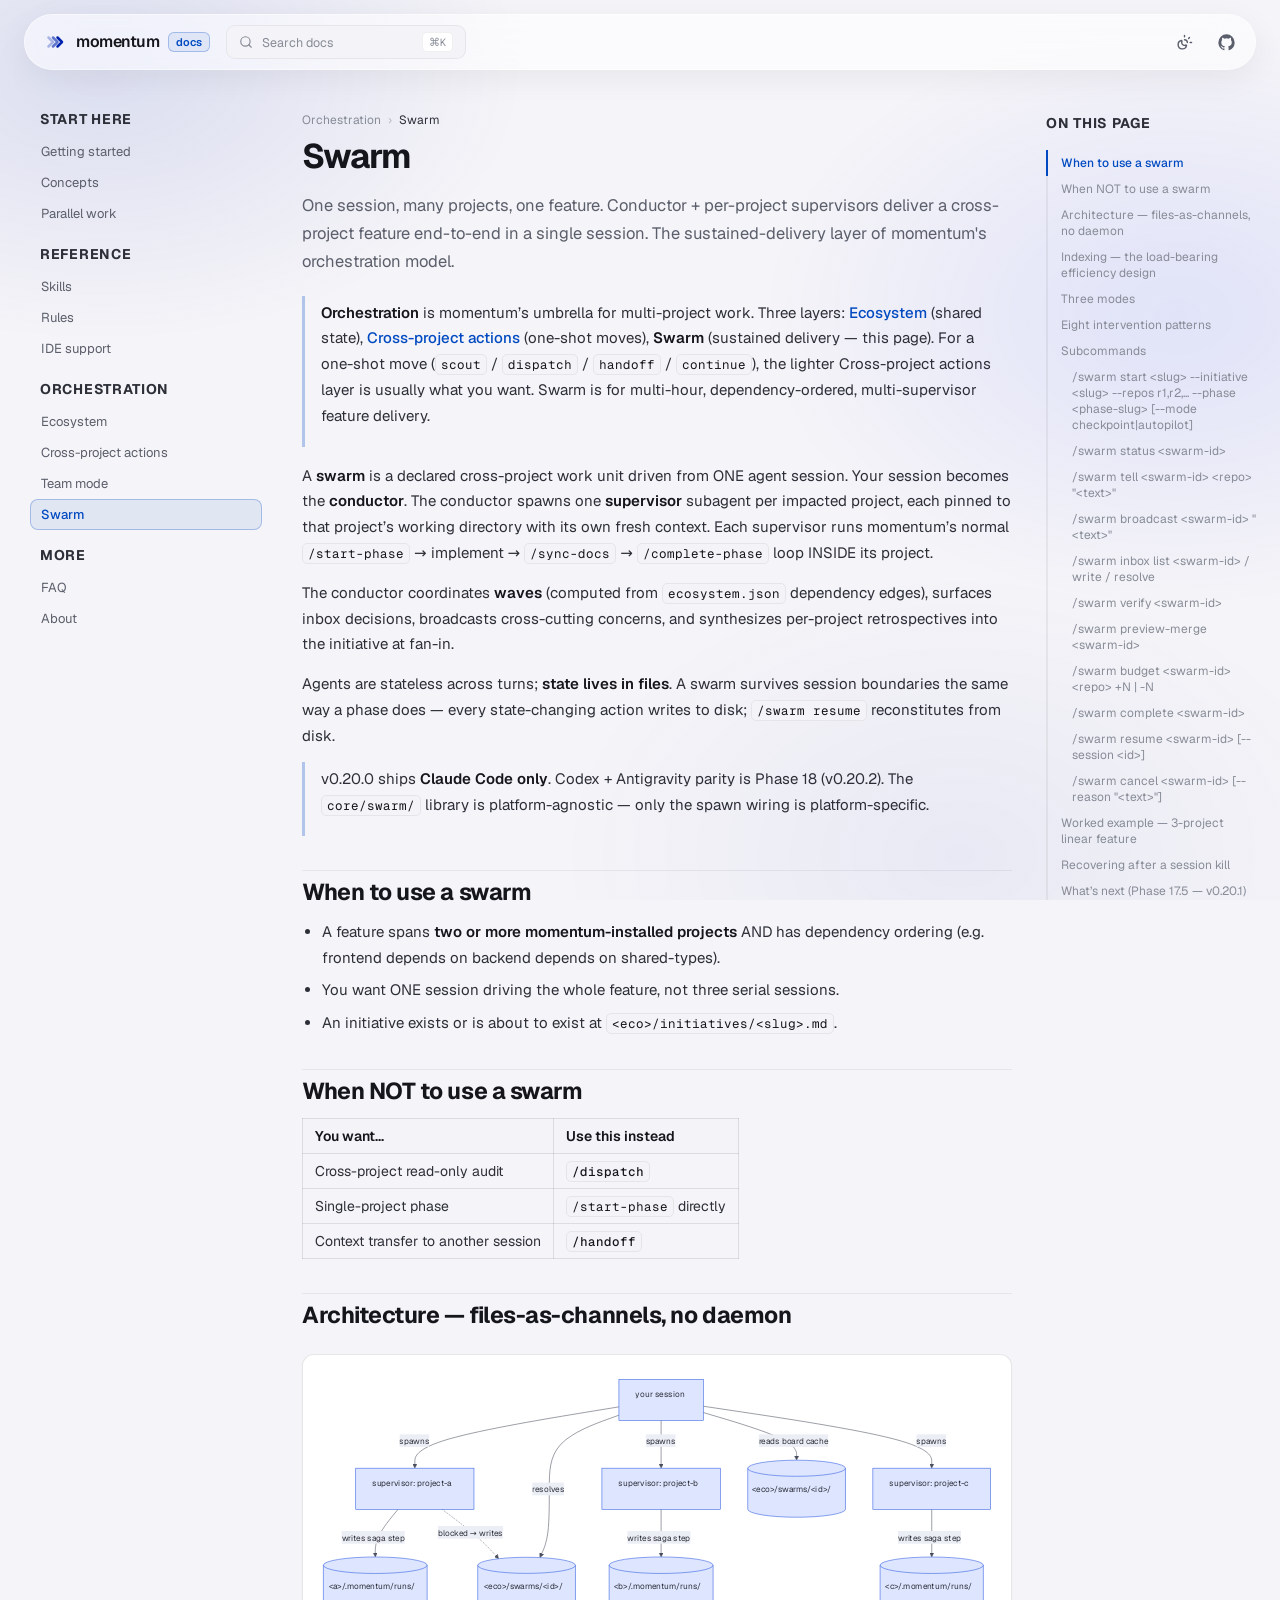
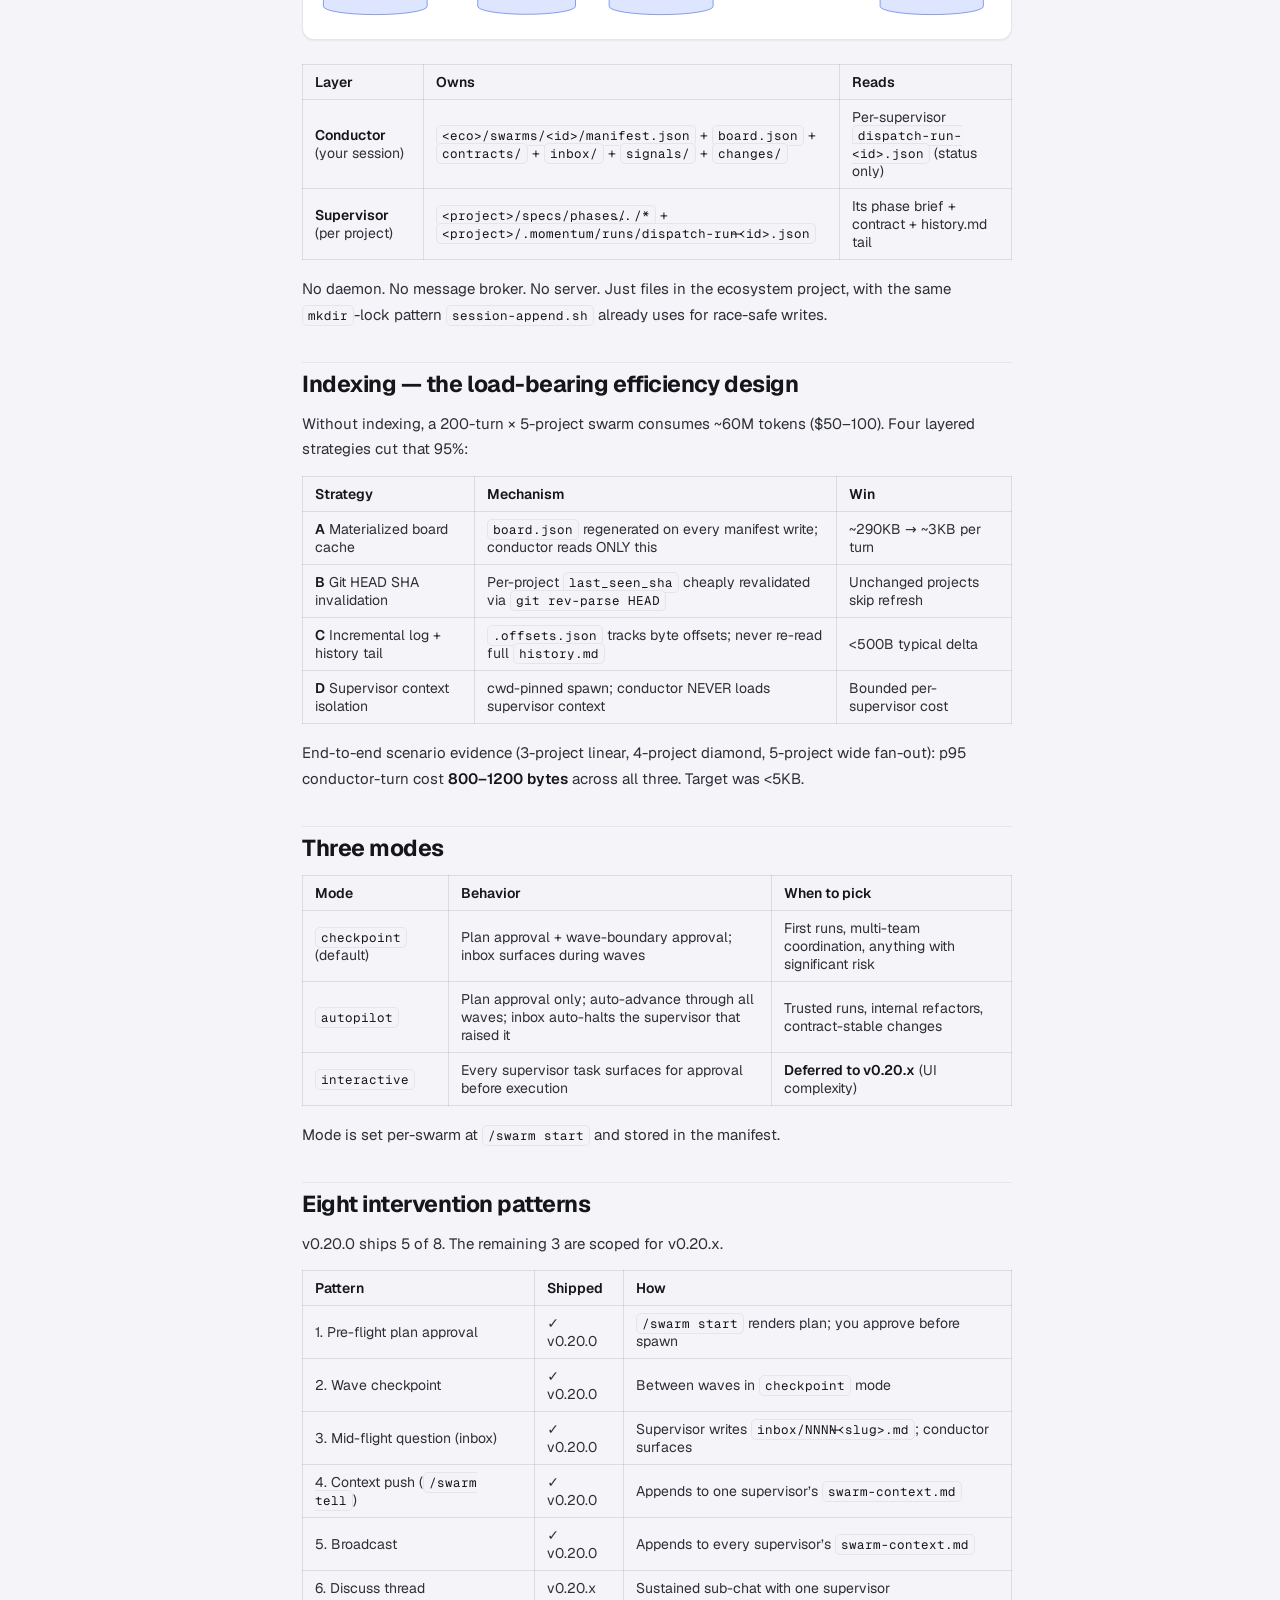
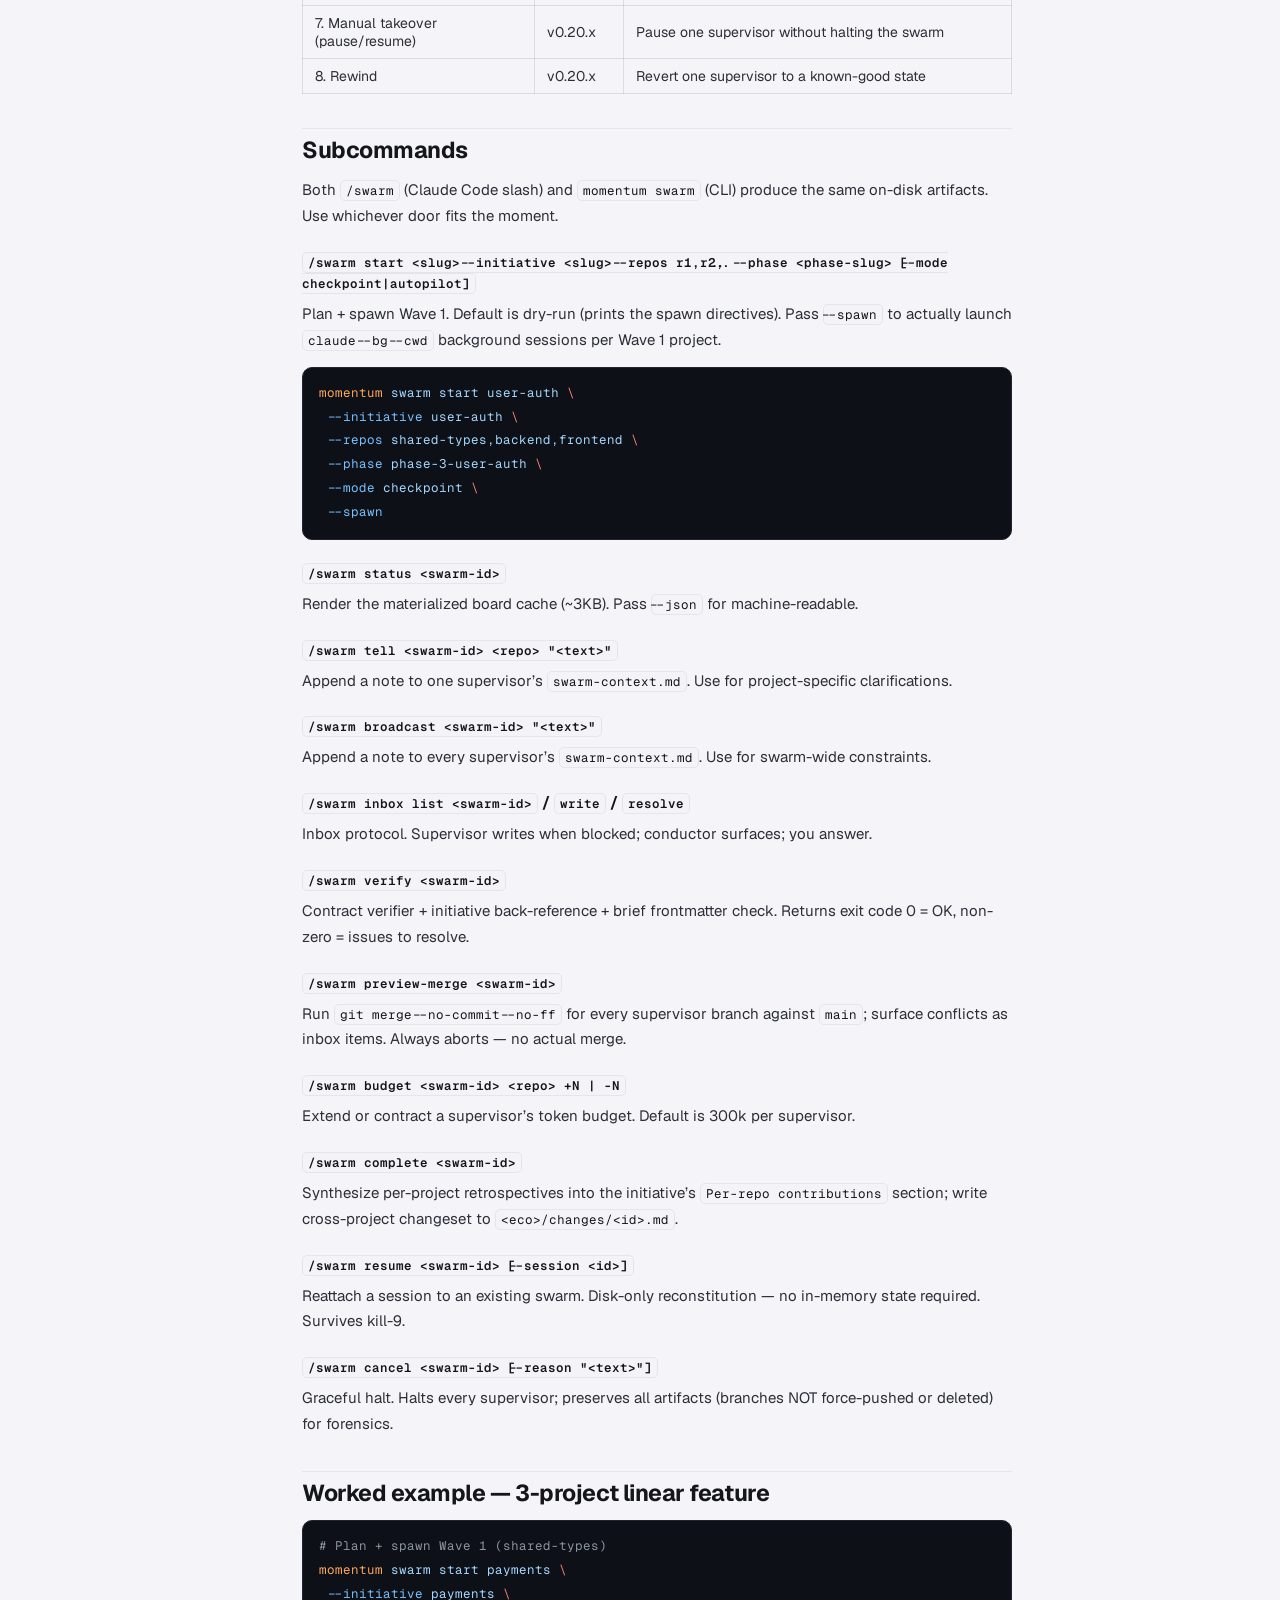
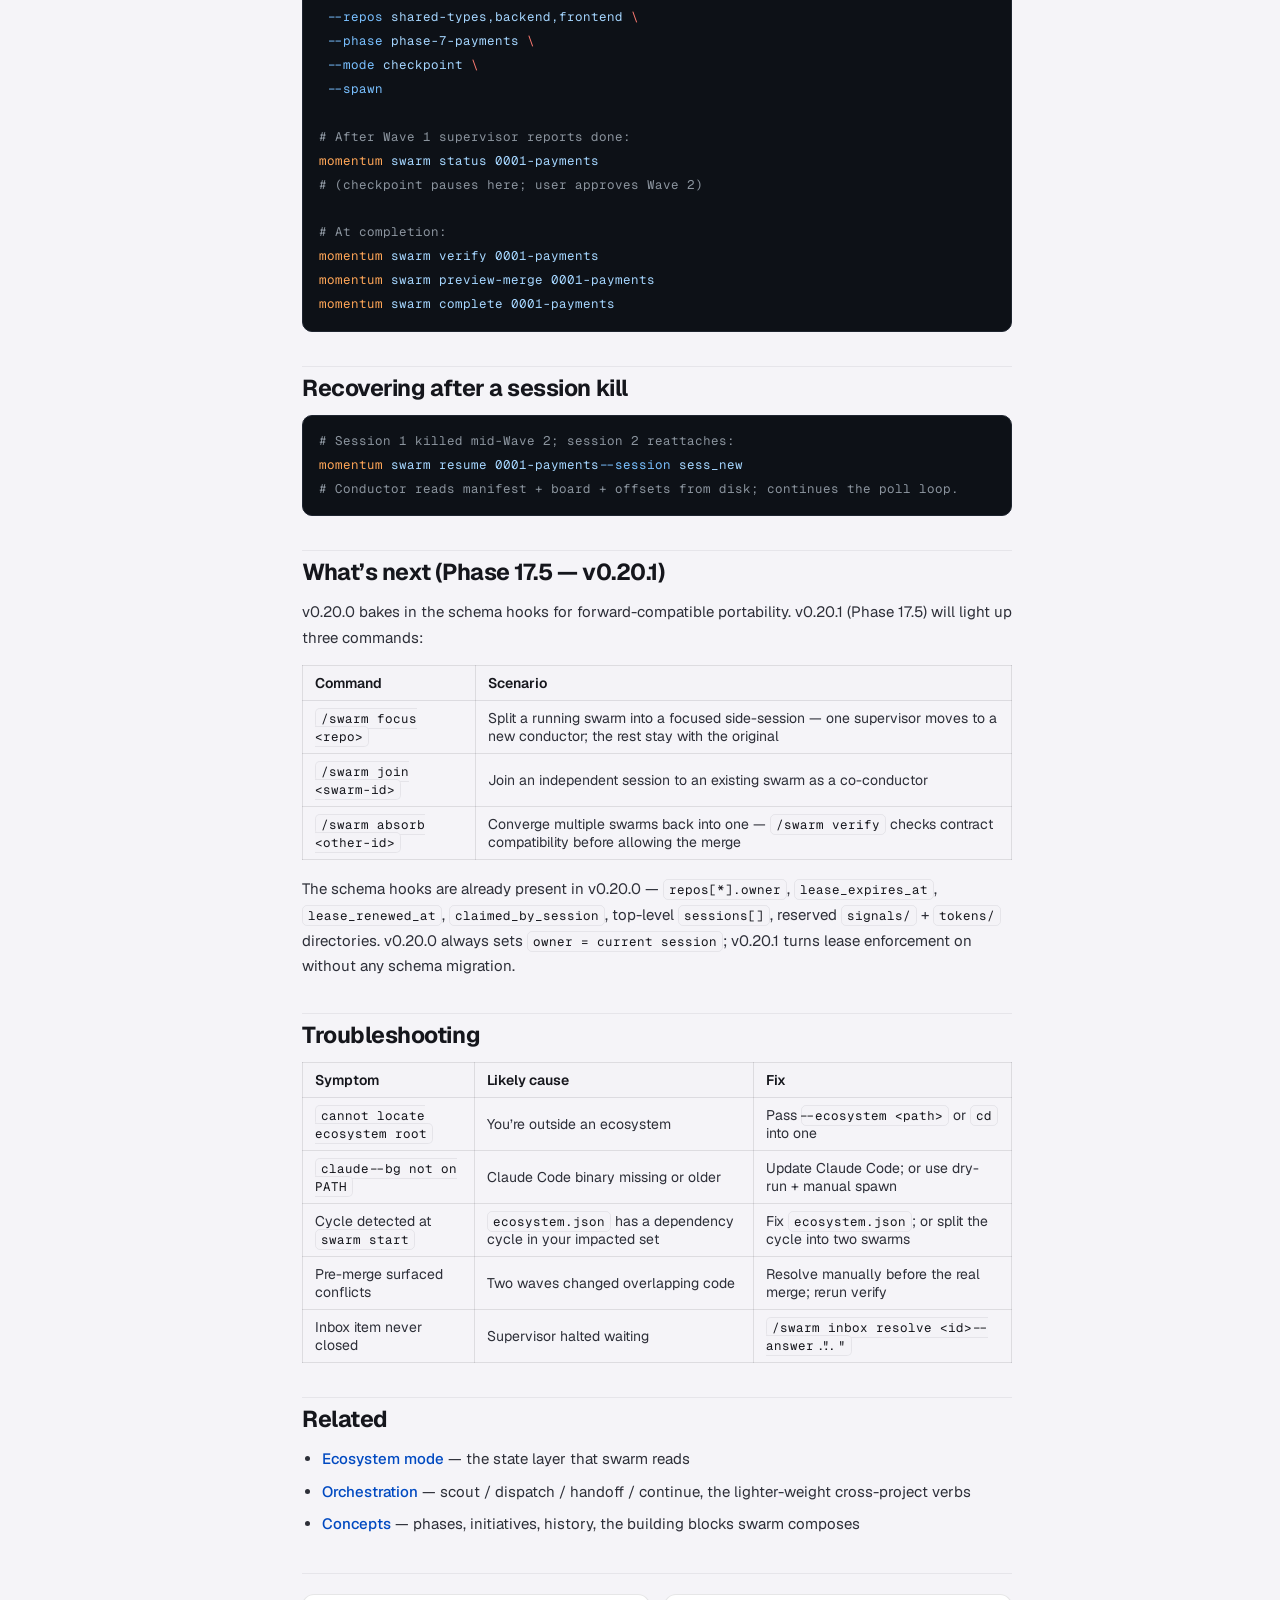
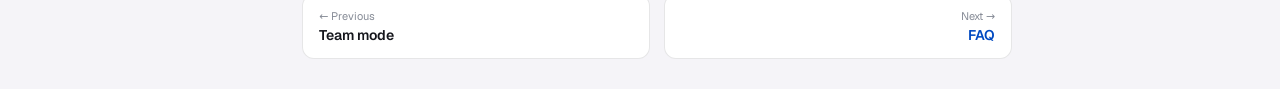
<file: swarm/index.html>
<!DOCTYPE html><html lang="en"> <head><meta charset="utf-8"><meta name="viewport" content="width=device-width, initial-scale=1"><link rel="icon" href="/brand/favicon.svg" type="image/svg+xml"><link rel="icon" href="/brand/png/favicon-32.png" sizes="32x32" type="image/png"><link rel="icon" href="/brand/png/favicon-16.png" sizes="16x16" type="image/png"><link rel="apple-touch-icon" href="/brand/png/momentum-app-180.png"><link rel="manifest" href="/site.webmanifest"><meta name="theme-color" content="#0023ae"><link rel="canonical" href="https://trymomentum.github.io/swarm/"><title>Swarm — momentum docs</title><meta name="description" content="One session, many projects, one feature. Conductor + per-project supervisors deliver a cross-project feature end-to-end in a single session. The sustained-delivery layer of momentum's orchestration model."><meta property="og:type" content="website"><meta property="og:title" content="Swarm — momentum docs"><meta property="og:description" content="One session, many projects, one feature. Conductor + per-project supervisors deliver a cross-project feature end-to-end in a single session. The sustained-delivery layer of momentum's orchestration model."><meta property="og:url" content="https://trymomentum.github.io/swarm/"><meta property="og:image" content="https://trymomentum.github.io/og/default.png"><meta name="twitter:card" content="summary_large_image"><meta name="twitter:title" content="Swarm — momentum docs"><meta name="twitter:description" content="One session, many projects, one feature. Conductor + per-project supervisors deliver a cross-project feature end-to-end in a single session. The sustained-delivery layer of momentum's orchestration model."><meta name="twitter:image" content="https://trymomentum.github.io/og/default.png"><script>(function(){try{var t=localStorage.getItem('mm-theme');document.documentElement.dataset.theme=(t==='dark'||t==='light')?t:'light';}catch(e){document.documentElement.dataset.theme='light';}})();</script><script>(function(){try{if(sessionStorage.getItem('mm-swept')){document.documentElement.classList.add('mm-swept');}else{sessionStorage.setItem('mm-swept','1');}}catch(e){}})();</script><link rel="stylesheet" href="/_astro/Icon.CfDLM5Ju.css">
<link rel="stylesheet" href="/_astro/_..D1_BWr6T.css"></head> <body> <div class="ambient-layer" aria-hidden="true"></div> <div class="page mm-docs">  <header class="tb"> <nav class="tb-pillbar"> <a class="mm-brand tb-brand" href="/" aria-label="momentum"> <svg class="mm-mark" viewBox="0 0 48 48" width="24" height="24" fill="none" aria-hidden="true"> <path class="c c1" d="M11 15 20 24 11 33"></path> <path class="c c2" d="M20 15 29 24 20 33"></path> <path class="c c3" d="M29 15 38 24 29 33"></path> </svg> <span class="mm-word">momentum</span>  <span class="tb-pill">docs</span>  </a>  <script type="module">const t=document.documentElement;t.classList.contains("mm-swept")||window.setTimeout(()=>t.classList.add("mm-swept"),850);const s=window.matchMedia("(prefers-reduced-motion: reduce)");for(const e of document.querySelectorAll(".mm-brand"))e.addEventListener("mouseenter",()=>{s.matches||(e.classList.remove("mm-sweep"),e.getBoundingClientRect(),e.classList.add("mm-sweep"))});</script> <button type="button" class="tb-search" data-open-palette aria-label="Search docs"> <svg width="1em" height="1em" class="ic" data-icon="lucide:search">   <symbol id="ai:lucide:search" viewBox="0 0 24 24"><g fill="none" stroke="currentColor" stroke-linecap="round" stroke-linejoin="round" stroke-width="2"><path d="m21 21l-4.34-4.34"/><circle cx="11" cy="11" r="8"/></g></symbol><use href="#ai:lucide:search"></use>  </svg> <span>Search docs</span> <kbd>⌘K</kbd> </button> <div class="tb-right"> <button type="button" class="tb-icon tb-menu" data-toggle-sidebar aria-label="Toggle navigation"> <svg width="1em" height="1em" class="ic" data-icon="lucide:menu">   <symbol id="ai:lucide:menu" viewBox="0 0 24 24"><path fill="none" stroke="currentColor" stroke-linecap="round" stroke-linejoin="round" stroke-width="2" d="M4 5h16M4 12h16M4 19h16"/></symbol><use href="#ai:lucide:menu"></use>  </svg> </button> <button type="button" class="tb-icon" data-toggle-theme aria-label="Toggle theme"> <svg width="1em" height="1em" class="ic" data-icon="lucide:sun-moon">   <symbol id="ai:lucide:sun-moon" viewBox="0 0 24 24"><path fill="none" stroke="currentColor" stroke-linecap="round" stroke-linejoin="round" stroke-width="2" d="M12 2v2m2.837 12.385a6 6 0 1 1-7.223-7.222c.624-.147.97.66.715 1.248a4 4 0 0 0 5.26 5.259c.589-.255 1.396.09 1.248.715M16 12a4 4 0 0 0-4-4m7-3l-1.256 1.256M20 12h2"/></symbol><use href="#ai:lucide:sun-moon"></use>  </svg> </button> <a class="tb-icon" href="https://github.com/LiminaLabsAI/momentum" target="_blank" rel="noopener" aria-label="GitHub"> <svg viewBox="0 0 24 24" width="17" height="17" fill="currentColor" aria-hidden="true"><path d="M12 .5A11.5 11.5 0 0 0 .5 12a11.5 11.5 0 0 0 7.86 10.92c.58.1.79-.25.79-.56v-2c-3.2.7-3.88-1.36-3.88-1.36-.53-1.34-1.29-1.7-1.29-1.7-1.05-.72.08-.7.08-.7 1.16.08 1.77 1.2 1.77 1.2 1.03 1.77 2.7 1.26 3.36.96.1-.75.4-1.26.73-1.55-2.55-.29-5.24-1.28-5.24-5.68 0-1.26.45-2.28 1.19-3.09-.12-.29-.52-1.46.11-3.05 0 0 .97-.31 3.18 1.18a11 11 0 0 1 5.8 0c2.2-1.49 3.17-1.18 3.17-1.18.63 1.59.23 2.76.11 3.05.74.81 1.19 1.83 1.19 3.09 0 4.41-2.69 5.38-5.25 5.67.41.36.78 1.05.78 2.12v3.14c0 .31.21.67.8.56A11.5 11.5 0 0 0 23.5 12 11.5 11.5 0 0 0 12 .5Z"></path></svg> </a> </div> </nav> </header> <div class="docs-grid" id="top"> <!-- SIDEBAR --> <aside class="sidebar" data-sidebar> <nav> <div class="side-group"> <p class="side-label">Start here</p> <a class="side-link" href="/getting-started/"> Getting started </a><a class="side-link" href="/concepts/"> Concepts </a><a class="side-link" href="/parallel-work/"> Parallel work </a> </div><div class="side-group"> <p class="side-label">Reference</p> <a class="side-link" href="/skills/"> Skills </a><a class="side-link" href="/rules/"> Rules </a><a class="side-link" href="/ide-support/"> IDE support </a> </div><div class="side-group"> <p class="side-label">Orchestration</p> <a class="side-link" href="/ecosystem/"> Ecosystem </a><a class="side-link" href="/orchestration/"> Cross-project actions </a><a class="side-link" href="/team/"> Team mode </a><a class="side-link active" href="/swarm/" aria-current="page"> Swarm </a> </div><div class="side-group"> <p class="side-label">More</p> <a class="side-link" href="/faq/"> FAQ </a><a class="side-link" href="/about/"> About </a> </div> </nav> </aside> <div class="sidebar-scrim" data-sidebar-scrim aria-hidden="true"></div> <!-- ARTICLE --> <main class="article"> <div class="doc-wrap"> <div class="doc-crumb"> Orchestration<span class="sep">›</span><span class="cur">Swarm</span> </div> <div class="doc-head"> <h1>Swarm</h1> </div> <p class="doc-lead">One session, many projects, one feature. Conductor + per-project supervisors deliver a cross-project feature end-to-end in a single session. The sustained-delivery layer of momentum&#39;s orchestration model.</p> <article class="doc"> <blockquote>
<p><strong>Orchestration</strong> is momentum’s umbrella for multi-project work. Three layers: <strong><a href="/ecosystem/">Ecosystem</a></strong> (shared state), <strong><a href="/orchestration/">Cross-project actions</a></strong> (one-shot moves), <strong>Swarm</strong> (sustained delivery — this page). For a one-shot move (<code>scout</code> / <code>dispatch</code> / <code>handoff</code> / <code>continue</code>), the lighter Cross-project actions layer is usually what you want. Swarm is for multi-hour, dependency-ordered, multi-supervisor feature delivery.</p>
</blockquote>
<p>A <strong>swarm</strong> is a declared cross-project work unit driven from ONE agent
session. Your session becomes the <strong>conductor</strong>. The conductor spawns
one <strong>supervisor</strong> subagent per impacted project, each pinned to that
project’s working directory with its own fresh context. Each supervisor
runs momentum’s normal <code>/start-phase</code> → implement → <code>/sync-docs</code> →
<code>/complete-phase</code> loop INSIDE its project.</p>
<p>The conductor coordinates <strong>waves</strong> (computed from <code>ecosystem.json</code>
dependency edges), surfaces inbox decisions, broadcasts cross-cutting
concerns, and synthesizes per-project retrospectives into the
initiative at fan-in.</p>
<p>Agents are stateless across turns; <strong>state lives in files</strong>. A swarm
survives session boundaries the same way a phase does — every
state-changing action writes to disk; <code>/swarm resume</code> reconstitutes
from disk.</p>
<blockquote>
<p>v0.20.0 ships <strong>Claude Code only</strong>. Codex + Antigravity parity is
Phase 18 (v0.20.2). The <code>core/swarm/</code> library is platform-agnostic —
only the spawn wiring is platform-specific.</p>
</blockquote>
<h2 id="when-to-use-a-swarm">When to use a swarm</h2>
<ul>
<li>A feature spans <strong>two or more momentum-installed projects</strong> AND has
dependency ordering (e.g. frontend depends on backend depends on
shared-types).</li>
<li>You want ONE session driving the whole feature, not three serial
sessions.</li>
<li>An initiative exists or is about to exist at <code>&#x3C;eco>/initiatives/&#x3C;slug>.md</code>.</li>
</ul>
<h2 id="when-not-to-use-a-swarm">When NOT to use a swarm</h2>





















<table><thead><tr><th>You want…</th><th>Use this instead</th></tr></thead><tbody><tr><td>Cross-project read-only audit</td><td><a href="/orchestration/#dispatch"><code>/dispatch</code></a></td></tr><tr><td>Single-project phase</td><td><code>/start-phase</code> directly</td></tr><tr><td>Context transfer to another session</td><td><a href="/orchestration/#handoff"><code>/handoff</code></a></td></tr></tbody></table>
<h2 id="architecture--files-as-channels-no-daemon">Architecture — files-as-channels, no daemon</h2>
<svg id="mermaid-0" width="100%" xmlns="http://www.w3.org/2000/svg" xmlns:xlink="http://www.w3.org/1999/xlink" class="flowchart" style="max-width: 1233.6796875px;" viewBox="0 0 1233.6796875 445.31219482421875" role="graphics-document document" aria-roledescription="flowchart-v2"><style>#mermaid-0{font-family:'Geist Variable',Geist,system-ui,sans-serif;font-size:15px;fill:#0d1330;}@keyframes edge-animation-frame{from{stroke-dashoffset:0;}}@keyframes dash{to{stroke-dashoffset:0;}}#mermaid-0 .edge-animation-slow{stroke-dasharray:9,5!important;stroke-dashoffset:900;animation:dash 50s linear infinite;stroke-linecap:round;}#mermaid-0 .edge-animation-fast{stroke-dasharray:9,5!important;stroke-dashoffset:900;animation:dash 20s linear infinite;stroke-linecap:round;}#mermaid-0 .error-icon{fill:#f3f5fb;}#mermaid-0 .error-text{fill:#0c0a04;stroke:#0c0a04;}#mermaid-0 .edge-thickness-normal{stroke-width:1px;}#mermaid-0 .edge-thickness-thick{stroke-width:3.5px;}#mermaid-0 .edge-pattern-solid{stroke-dasharray:0;}#mermaid-0 .edge-thickness-invisible{stroke-width:0;fill:none;}#mermaid-0 .edge-pattern-dashed{stroke-dasharray:3;}#mermaid-0 .edge-pattern-dotted{stroke-dasharray:2;}#mermaid-0 .marker{fill:#4a4f5e;stroke:#4a4f5e;}#mermaid-0 .marker.cross{stroke:#4a4f5e;}#mermaid-0 svg{font-family:'Geist Variable',Geist,system-ui,sans-serif;font-size:15px;}#mermaid-0 p{margin:0;}#mermaid-0 .label{font-family:'Geist Variable',Geist,system-ui,sans-serif;color:#0d1330;}#mermaid-0 .cluster-label text{fill:#0c0a04;}#mermaid-0 .cluster-label span{color:#0c0a04;}#mermaid-0 .cluster-label span p{background-color:transparent;}#mermaid-0 .label text,#mermaid-0 span{fill:#0d1330;color:#0d1330;}#mermaid-0 .node rect,#mermaid-0 .node circle,#mermaid-0 .node ellipse,#mermaid-0 .node polygon,#mermaid-0 .node path{fill:#dde5ff;stroke:#2f5be0;stroke-width:1px;}#mermaid-0 .rough-node .label text,#mermaid-0 .node .label text,#mermaid-0 .image-shape .label,#mermaid-0 .icon-shape .label{text-anchor:middle;}#mermaid-0 .node .katex path{fill:#000;stroke:#000;stroke-width:1px;}#mermaid-0 .rough-node .label,#mermaid-0 .node .label,#mermaid-0 .image-shape .label,#mermaid-0 .icon-shape .label{text-align:center;}#mermaid-0 .node.clickable{cursor:pointer;}#mermaid-0 .root .anchor path{fill:#4a4f5e!important;stroke-width:0;stroke:#4a4f5e;}#mermaid-0 .arrowheadPath{fill:#0b0b0b;}#mermaid-0 .edgePath .path{stroke:#4a4f5e;stroke-width:1px;}#mermaid-0 .flowchart-link{stroke:#4a4f5e;fill:none;}#mermaid-0 .edgeLabel{background-color:#eceef6;text-align:center;}#mermaid-0 .edgeLabel p{background-color:#eceef6;}#mermaid-0 .edgeLabel rect{opacity:0.5;background-color:#eceef6;fill:#eceef6;}#mermaid-0 .labelBkg{background-color:rgba(236, 238, 246, 0.5);}#mermaid-0 .cluster rect{fill:#f3f5fb;stroke:#c3cbe0;stroke-width:1px;}#mermaid-0 .cluster text{fill:#0c0a04;}#mermaid-0 .cluster span{color:#0c0a04;}#mermaid-0 div.mermaidTooltip{position:absolute;text-align:center;max-width:200px;padding:2px;font-family:'Geist Variable',Geist,system-ui,sans-serif;font-size:12px;background:#f3f5fb;border:1px solid #c3cbe0;border-radius:2px;pointer-events:none;z-index:100;}#mermaid-0 .flowchartTitleText{text-anchor:middle;font-size:18px;fill:#0d1330;}#mermaid-0 rect.text{fill:none;stroke-width:0;}#mermaid-0 .icon-shape,#mermaid-0 .image-shape{background-color:#eceef6;text-align:center;}#mermaid-0 .icon-shape p,#mermaid-0 .image-shape p{background-color:#eceef6;padding:2px;}#mermaid-0 .icon-shape .label rect,#mermaid-0 .image-shape .label rect{opacity:0.5;background-color:#eceef6;fill:#eceef6;}#mermaid-0 .label-icon{display:inline-block;height:1em;overflow:visible;vertical-align:-0.125em;}#mermaid-0 .node .label-icon path{fill:currentColor;stroke:revert;stroke-width:revert;}#mermaid-0 .node .neo-node{stroke:#2f5be0;}#mermaid-0 [data-look="neo"].node rect,#mermaid-0 [data-look="neo"].cluster rect,#mermaid-0 [data-look="neo"].node polygon{stroke:url(#mermaid-0-gradient);filter:drop-shadow( 1px 2px 2px rgba(185,185,185,1));}#mermaid-0 [data-look="neo"].node path{stroke:url(#mermaid-0-gradient);stroke-width:1px;}#mermaid-0 [data-look="neo"].node .outer-path{filter:drop-shadow( 1px 2px 2px rgba(185,185,185,1));}#mermaid-0 [data-look="neo"].node .neo-line path{stroke:#2f5be0;filter:none;}#mermaid-0 [data-look="neo"].node circle{stroke:url(#mermaid-0-gradient);filter:drop-shadow( 1px 2px 2px rgba(185,185,185,1));}#mermaid-0 [data-look="neo"].node circle .state-start{fill:#000000;}#mermaid-0 [data-look="neo"].icon-shape .icon{fill:url(#mermaid-0-gradient);filter:drop-shadow( 1px 2px 2px rgba(185,185,185,1));}#mermaid-0 [data-look="neo"].icon-shape .icon-neo path{stroke:url(#mermaid-0-gradient);filter:drop-shadow( 1px 2px 2px rgba(185,185,185,1));}#mermaid-0 :root{--mermaid-font-family:arial,sans-serif;}</style><g><marker id="mermaid-0_flowchart-v2-pointEnd" class="marker flowchart-v2" viewBox="0 0 10 10" refX="5" refY="5" markerUnits="userSpaceOnUse" markerWidth="8" markerHeight="8" orient="auto"><path d="M 0 0 L 10 5 L 0 10 z" class="arrowMarkerPath" style="stroke-width: 1; stroke-dasharray: 1, 0;"></path></marker><marker id="mermaid-0_flowchart-v2-pointStart" class="marker flowchart-v2" viewBox="0 0 10 10" refX="4.5" refY="5" markerUnits="userSpaceOnUse" markerWidth="8" markerHeight="8" orient="auto"><path d="M 0 5 L 10 10 L 10 0 z" class="arrowMarkerPath" style="stroke-width: 1; stroke-dasharray: 1, 0;"></path></marker><marker id="mermaid-0_flowchart-v2-pointEnd-margin" class="marker flowchart-v2" viewBox="0 0 11.5 14" refX="11.5" refY="7" markerUnits="userSpaceOnUse" markerWidth="10.5" markerHeight="14" orient="auto"><path d="M 0 0 L 11.5 7 L 0 14 z" class="arrowMarkerPath" style="stroke-width: 0; stroke-dasharray: 1, 0;"></path></marker><marker id="mermaid-0_flowchart-v2-pointStart-margin" class="marker flowchart-v2" viewBox="0 0 11.5 14" refX="1" refY="7" markerUnits="userSpaceOnUse" markerWidth="11.5" markerHeight="14" orient="auto"><polygon points="0,7 11.5,14 11.5,0" class="arrowMarkerPath" style="stroke-width: 0; stroke-dasharray: 1, 0;"></polygon></marker><marker id="mermaid-0_flowchart-v2-circleEnd" class="marker flowchart-v2" viewBox="0 0 10 10" refX="11" refY="5" markerUnits="userSpaceOnUse" markerWidth="11" markerHeight="11" orient="auto"><circle cx="5" cy="5" r="5" class="arrowMarkerPath" style="stroke-width: 1; stroke-dasharray: 1, 0;"></circle></marker><marker id="mermaid-0_flowchart-v2-circleStart" class="marker flowchart-v2" viewBox="0 0 10 10" refX="-1" refY="5" markerUnits="userSpaceOnUse" markerWidth="11" markerHeight="11" orient="auto"><circle cx="5" cy="5" r="5" class="arrowMarkerPath" style="stroke-width: 1; stroke-dasharray: 1, 0;"></circle></marker><marker id="mermaid-0_flowchart-v2-circleEnd-margin" class="marker flowchart-v2" viewBox="0 0 10 10" refY="5" refX="12.25" markerUnits="userSpaceOnUse" markerWidth="14" markerHeight="14" orient="auto"><circle cx="5" cy="5" r="5" class="arrowMarkerPath" style="stroke-width: 0; stroke-dasharray: 1, 0;"></circle></marker><marker id="mermaid-0_flowchart-v2-circleStart-margin" class="marker flowchart-v2" viewBox="0 0 10 10" refX="-2" refY="5" markerUnits="userSpaceOnUse" markerWidth="14" markerHeight="14" orient="auto"><circle cx="5" cy="5" r="5" class="arrowMarkerPath" style="stroke-width: 0; stroke-dasharray: 1, 0;"></circle></marker><marker id="mermaid-0_flowchart-v2-crossEnd" class="marker cross flowchart-v2" viewBox="0 0 11 11" refX="12" refY="5.2" markerUnits="userSpaceOnUse" markerWidth="11" markerHeight="11" orient="auto"><path d="M 1,1 l 9,9 M 10,1 l -9,9" class="arrowMarkerPath" style="stroke-width: 2; stroke-dasharray: 1, 0;"></path></marker><marker id="mermaid-0_flowchart-v2-crossStart" class="marker cross flowchart-v2" viewBox="0 0 11 11" refX="-1" refY="5.2" markerUnits="userSpaceOnUse" markerWidth="11" markerHeight="11" orient="auto"><path d="M 1,1 l 9,9 M 10,1 l -9,9" class="arrowMarkerPath" style="stroke-width: 2; stroke-dasharray: 1, 0;"></path></marker><marker id="mermaid-0_flowchart-v2-crossEnd-margin" class="marker cross flowchart-v2" viewBox="0 0 15 15" refX="17.7" refY="7.5" markerUnits="userSpaceOnUse" markerWidth="12" markerHeight="12" orient="auto"><path d="M 1,1 L 14,14 M 1,14 L 14,1" class="arrowMarkerPath" style="stroke-width: 2.5;"></path></marker><marker id="mermaid-0_flowchart-v2-crossStart-margin" class="marker cross flowchart-v2" viewBox="0 0 15 15" refX="-3.5" refY="7.5" markerUnits="userSpaceOnUse" markerWidth="12" markerHeight="12" orient="auto"><path d="M 1,1 L 14,14 M 1,14 L 14,1" class="arrowMarkerPath" style="stroke-width: 2.5; stroke-dasharray: 1, 0;"></path></marker><g class="root"><g class="clusters"></g><g class="edgePaths"><path d="M547.352,58.137L485.279,68.323C423.207,78.508,299.063,98.879,236.99,116.865C174.918,134.85,174.918,150.45,174.918,158.25L174.918,166.05" id="mermaid-0-L_U_S1_0" class="edge-thickness-normal edge-pattern-solid edge-thickness-normal edge-pattern-solid flowchart-link" style=";" data-edge="true" data-et="edge" data-id="L_U_S1_0" data-points="W3sieCI6NTQ3LjM1MTU2MjUsInkiOjU4LjEzNzQ3Mjk0ODY2MTEyfSx7IngiOjE3NC45MTc5Njg3NSwieSI6MTE5LjI1fSx7IngiOjE3NC45MTc5Njg3NSwieSI6MTcwLjA0OTYxNzc2NzMzMzk4fV0=" data-look="classic" marker-end="url(#mermaid-0_flowchart-v2-pointEnd)"></path><path d="M624.367,83L624.367,89.042C624.367,95.083,624.367,107.167,624.367,121.008C624.367,134.85,624.367,150.45,624.367,158.25L624.367,166.05" id="mermaid-0-L_U_S2_0" class="edge-thickness-normal edge-pattern-solid edge-thickness-normal edge-pattern-solid flowchart-link" style=";" data-edge="true" data-et="edge" data-id="L_U_S2_0" data-points="W3sieCI6NjI0LjM2NzE4NzUsInkiOjgzfSx7IngiOjYyNC4zNjcxODc1LCJ5IjoxMTkuMjV9LHsieCI6NjI0LjM2NzE4NzUsInkiOjE3MC4wNDk2MTc3NjczMzM5OH1d" data-look="classic" marker-end="url(#mermaid-0_flowchart-v2-pointEnd)"></path><path d="M701.383,57.001L770.861,67.375C840.339,77.75,979.294,98.5,1048.772,116.675C1118.25,134.85,1118.25,150.45,1118.25,158.25L1118.25,166.05" id="mermaid-0-L_U_S3_0" class="edge-thickness-normal edge-pattern-solid edge-thickness-normal edge-pattern-solid flowchart-link" style=";" data-edge="true" data-et="edge" data-id="L_U_S3_0" data-points="W3sieCI6NzAxLjM4MjgxMjUsInkiOjU3LjAwMDUwNjE5Mjk1NDQyNX0seyJ4IjoxMTE4LjI1LCJ5IjoxMTkuMjV9LHsieCI6MTExOC4yNSwieSI6MTcwLjA0OTYxNzc2NzMzMzk4fV0=" data-look="classic" marker-end="url(#mermaid-0_flowchart-v2-pointEnd)"></path><path d="M144.246,245.05L137.321,253.516C130.396,261.983,116.545,278.916,109.62,292.76C102.695,306.605,102.695,317.36,102.695,322.738L102.695,328.116" id="mermaid-0-L_S1_M1_0" class="edge-thickness-normal edge-pattern-solid edge-thickness-normal edge-pattern-solid flowchart-link" style=";" data-edge="true" data-et="edge" data-id="L_S1_M1_0" data-points="W3sieCI6MTQ0LjI0NTY5OTk2OTUwMDkyLCJ5IjoyNDUuMDQ5NjE3NzY3MzMzOTh9LHsieCI6MTAyLjY5NTMxMjUsInkiOjI5NS44NDkyMzU1MzQ2Njc5N30seyJ4IjoxMDIuNjk1MzEyNSwieSI6MzMyLjExNTUxNjY2MjU5NzY2fV0=" data-look="classic" marker-end="url(#mermaid-0_flowchart-v2-pointEnd)"></path><path d="M624.367,245.05L624.367,253.516C624.367,261.983,624.367,278.916,624.367,292.758C624.367,306.599,624.367,317.349,624.367,322.724L624.367,328.099" id="mermaid-0-L_S2_M2_0" class="edge-thickness-normal edge-pattern-solid edge-thickness-normal edge-pattern-solid flowchart-link" style=";" data-edge="true" data-et="edge" data-id="L_S2_M2_0" data-points="W3sieCI6NjI0LjM2NzE4NzUsInkiOjI0NS4wNDk2MTc3NjczMzM5OH0seyJ4Ijo2MjQuMzY3MTg3NSwieSI6Mjk1Ljg0OTIzNTUzNDY2Nzk3fSx7IngiOjYyNC4zNjcxODc1LCJ5IjozMzIuMDk5MjM1NTM0NjY3OTd9XQ==" data-look="classic" marker-end="url(#mermaid-0_flowchart-v2-pointEnd)"></path><path d="M1118.25,245.05L1118.25,253.516C1118.25,261.983,1118.25,278.916,1118.25,292.768C1118.25,306.62,1118.25,317.39,1118.25,322.775L1118.25,328.16" id="mermaid-0-L_S3_M3_0" class="edge-thickness-normal edge-pattern-solid edge-thickness-normal edge-pattern-solid flowchart-link" style=";" data-edge="true" data-et="edge" data-id="L_S3_M3_0" data-points="W3sieCI6MTExOC4yNSwieSI6MjQ1LjA0OTYxNzc2NzMzMzk4fSx7IngiOjExMTguMjUsInkiOjI5NS44NDkyMzU1MzQ2Njc5N30seyJ4IjoxMTE4LjI1LCJ5IjozMzIuMTYwMTAyODQ0MjM4M31d" data-look="classic" marker-end="url(#mermaid-0_flowchart-v2-pointEnd)"></path><path d="M701.383,68.472L729.757,76.935C758.13,85.398,814.878,102.324,843.251,116.162C871.625,130,871.625,140.75,871.625,146.125L871.625,151.5" id="mermaid-0-L_U_B_0" class="edge-thickness-normal edge-pattern-solid edge-thickness-normal edge-pattern-solid flowchart-link" style=";" data-edge="true" data-et="edge" data-id="L_U_B_0" data-points="W3sieCI6NzAxLjM4MjgxMjUsInkiOjY4LjQ3MTU3ODg4MDg0OTMxfSx7IngiOjg3MS42MjUsInkiOjExOS4yNX0seyJ4Ijo4NzEuNjI1LCJ5IjoxNTUuNX1d" data-look="classic" marker-end="url(#mermaid-0_flowchart-v2-pointEnd)"></path><path d="M224.584,245.05L235.797,253.516C247.01,261.983,269.437,278.916,286.206,293.464C302.975,308.012,314.087,320.175,319.643,326.256L325.198,332.338" id="mermaid-0-L_S1_I_0" class="edge-thickness-normal edge-pattern-dotted edge-thickness-normal edge-pattern-solid flowchart-link" style=";" data-edge="true" data-et="edge" data-id="L_S1_I_0" data-points="W3sieCI6MjI0LjU4MzUyMDMwNzcxNDQsInkiOjI0NS4wNDk2MTc3NjczMzM5OH0seyJ4IjoyOTEuODYzMjgxMjUsInkiOjI5NS44NDkyMzU1MzQ2Njc5N30seyJ4IjozMjcuODk2Mjg0ODA5MjYyNTcsInkiOjMzNS4yOTA5Mjg3MDA2MTc4fV0=" data-look="classic" marker-end="url(#mermaid-0_flowchart-v2-pointEnd)"></path><path d="M547.352,73.329L526.171,80.982C504.99,88.636,462.628,103.943,441.447,126.313C420.266,148.683,420.266,178.116,420.266,207.55C420.266,236.983,420.266,266.416,417.685,286.754C415.104,307.091,409.942,318.333,407.361,323.954L404.78,329.575" id="mermaid-0-L_U_I_0" class="edge-thickness-normal edge-pattern-solid edge-thickness-normal edge-pattern-solid flowchart-link" style=";" data-edge="true" data-et="edge" data-id="L_U_I_0" data-points="[base64]" data-look="classic" marker-end="url(#mermaid-0_flowchart-v2-pointEnd)"></path></g><g class="edgeLabels"><g class="edgeLabel" transform="translate(174.91796875, 119.25)"><g class="label" data-id="L_U_S1_0" transform="translate(-28.0625, -11.25)"><foreignObject width="56.125" height="22.5"><div xmlns="http://www.w3.org/1999/xhtml" class="labelBkg" style="display: table-cell; white-space: nowrap; line-height: 1.5; max-width: 200px; text-align: center;"><span class="edgeLabel"><p>spawns</p></span></div></foreignObject></g></g><g class="edgeLabel" transform="translate(624.3671875, 119.25)"><g class="label" data-id="L_U_S2_0" transform="translate(-28.0625, -11.25)"><foreignObject width="56.125" height="22.5"><div xmlns="http://www.w3.org/1999/xhtml" class="labelBkg" style="display: table-cell; white-space: nowrap; line-height: 1.5; max-width: 200px; text-align: center;"><span class="edgeLabel"><p>spawns</p></span></div></foreignObject></g></g><g class="edgeLabel" transform="translate(1118.25, 119.25)"><g class="label" data-id="L_U_S3_0" transform="translate(-28.0625, -11.25)"><foreignObject width="56.125" height="22.5"><div xmlns="http://www.w3.org/1999/xhtml" class="labelBkg" style="display: table-cell; white-space: nowrap; line-height: 1.5; max-width: 200px; text-align: center;"><span class="edgeLabel"><p>spawns</p></span></div></foreignObject></g></g><g class="edgeLabel" transform="translate(102.6953125, 295.84923553466797)"><g class="label" data-id="L_S1_M1_0" transform="translate(-61.6171875, -11.25)"><foreignObject width="123.234375" height="22.5"><div xmlns="http://www.w3.org/1999/xhtml" class="labelBkg" style="display: table-cell; white-space: nowrap; line-height: 1.5; max-width: 200px; text-align: center;"><span class="edgeLabel"><p>writes saga step</p></span></div></foreignObject></g></g><g class="edgeLabel" transform="translate(624.3671875, 295.84923553466797)"><g class="label" data-id="L_S2_M2_0" transform="translate(-61.6171875, -11.25)"><foreignObject width="123.234375" height="22.5"><div xmlns="http://www.w3.org/1999/xhtml" class="labelBkg" style="display: table-cell; white-space: nowrap; line-height: 1.5; max-width: 200px; text-align: center;"><span class="edgeLabel"><p>writes saga step</p></span></div></foreignObject></g></g><g class="edgeLabel" transform="translate(1118.25, 295.84923553466797)"><g class="label" data-id="L_S3_M3_0" transform="translate(-61.6171875, -11.25)"><foreignObject width="123.234375" height="22.5"><div xmlns="http://www.w3.org/1999/xhtml" class="labelBkg" style="display: table-cell; white-space: nowrap; line-height: 1.5; max-width: 200px; text-align: center;"><span class="edgeLabel"><p>writes saga step</p></span></div></foreignObject></g></g><g class="edgeLabel" transform="translate(871.625, 119.25)"><g class="label" data-id="L_U_B_0" transform="translate(-69.4375, -11.25)"><foreignObject width="138.875" height="22.5"><div xmlns="http://www.w3.org/1999/xhtml" class="labelBkg" style="display: table-cell; white-space: nowrap; line-height: 1.5; max-width: 200px; text-align: center;"><span class="edgeLabel"><p>reads board cache</p></span></div></foreignObject></g></g><g class="edgeLabel" transform="translate(279.54084, 286.54517)"><g class="label" data-id="L_S1_I_0" transform="translate(-62.828125, -11.25)"><foreignObject width="125.65625" height="22.5"><div xmlns="http://www.w3.org/1999/xhtml" class="labelBkg" style="display: table-cell; white-space: nowrap; line-height: 1.5; max-width: 200px; text-align: center;"><span class="edgeLabel"><p>blocked → writes</p></span></div></foreignObject></g></g><g class="edgeLabel" transform="translate(420.265625, 207.54961776733398)"><g class="label" data-id="L_U_I_0" transform="translate(-31.078125, -11.25)"><foreignObject width="62.15625" height="22.5"><div xmlns="http://www.w3.org/1999/xhtml" class="labelBkg" style="display: table-cell; white-space: nowrap; line-height: 1.5; max-width: 200px; text-align: center;"><span class="edgeLabel"><p>resolves</p></span></div></foreignObject></g></g></g><g class="nodes"><g class="node default" id="mermaid-0-flowchart-U-0" data-look="classic" transform="translate(624.3671875, 45.5)"><rect class="basic label-container" style="" x="-77.015625" y="-37.5" width="154.03125" height="75"></rect><g class="label" style="" transform="translate(-47.015625, -22.5)"><rect></rect><foreignObject width="94.03125" height="45"><div xmlns="http://www.w3.org/1999/xhtml" style="display: table-cell; white-space: nowrap; line-height: 1.5; max-width: 200px; text-align: center;"><span class="nodeLabel"><p>your session<br></br>= conductor</p></span></div></foreignObject></g></g><g class="node default" id="mermaid-0-flowchart-S1-1" data-look="classic" transform="translate(174.91796875, 207.54961776733398)"><rect class="basic label-container" style="" x="-107.8984375" y="-37.5" width="215.796875" height="75"></rect><g class="label" style="" transform="translate(-77.8984375, -22.5)"><rect></rect><foreignObject width="155.796875" height="45"><div xmlns="http://www.w3.org/1999/xhtml" style="display: table-cell; white-space: nowrap; line-height: 1.5; max-width: 200px; text-align: center;"><span class="nodeLabel"><p>supervisor: project-a<br></br>(claude --bg --cwd a)</p></span></div></foreignObject></g></g><g class="node default" id="mermaid-0-flowchart-S2-3" data-look="classic" transform="translate(624.3671875, 207.54961776733398)"><rect class="basic label-container" style="" x="-108.0625" y="-37.5" width="216.125" height="75"></rect><g class="label" style="" transform="translate(-78.0625, -22.5)"><rect></rect><foreignObject width="156.125" height="45"><div xmlns="http://www.w3.org/1999/xhtml" style="display: table-cell; white-space: nowrap; line-height: 1.5; max-width: 200px; text-align: center;"><span class="nodeLabel"><p>supervisor: project-b<br></br>(claude --bg --cwd b)</p></span></div></foreignObject></g></g><g class="node default" id="mermaid-0-flowchart-S3-5" data-look="classic" transform="translate(1118.25, 207.54961776733398)"><rect class="basic label-container" style="" x="-107.4296875" y="-37.5" width="214.859375" height="75"></rect><g class="label" style="" transform="translate(-77.4296875, -22.5)"><rect></rect><foreignObject width="154.859375" height="45"><div xmlns="http://www.w3.org/1999/xhtml" style="display: table-cell; white-space: nowrap; line-height: 1.5; max-width: 200px; text-align: center;"><span class="nodeLabel"><p>supervisor: project-c<br></br>(claude --bg --cwd c)</p></span></div></foreignObject></g></g><g class="node default" id="mermaid-0-flowchart-M1-7" data-look="classic" transform="translate(102.6953125, 384.7057189941406)"><path d="M0,15.060136176134389 a94.6953125,15.060136176134389 0,0,0 189.390625,0 a94.6953125,15.060136176134389 0,0,0 -189.390625,0 l0,75.06013617613439 a94.6953125,15.060136176134389 0,0,0 189.390625,0 l0,-75.06013617613439" class="basic label-container outer-path" style="" transform="translate(-94.6953125, -52.59020426420159)"></path><g class="label" style="" transform="translate(-87.1953125, -12.5)"><rect></rect><foreignObject width="174.390625" height="45"><div xmlns="http://www.w3.org/1999/xhtml" style="display: table-cell; white-space: nowrap; line-height: 1.5; max-width: 200px; text-align: center;"><span class="nodeLabel"><p>&#x3C;a>/.momentum/runs/<br></br>dispatch-run-NNN.json</p></span></div></foreignObject></g></g><g class="node default" id="mermaid-0-flowchart-M2-9" data-look="classic" transform="translate(624.3671875, 384.7057189941406)"><path d="M0,15.07099240430919 a94.8671875,15.07099240430919 0,0,0 189.734375,0 a94.8671875,15.07099240430919 0,0,0 -189.734375,0 l0,75.0709924043092 a94.8671875,15.07099240430919 0,0,0 189.734375,0 l0,-75.0709924043092" class="basic label-container outer-path" style="" transform="translate(-94.8671875, -52.606488606463785)"></path><g class="label" style="" transform="translate(-87.3671875, -12.5)"><rect></rect><foreignObject width="174.734375" height="45"><div xmlns="http://www.w3.org/1999/xhtml" style="display: table-cell; white-space: nowrap; line-height: 1.5; max-width: 200px; text-align: center;"><span class="nodeLabel"><p>&#x3C;b>/.momentum/runs/<br></br>dispatch-run-NNN.json</p></span></div></foreignObject></g></g><g class="node default" id="mermaid-0-flowchart-M3-11" data-look="classic" transform="translate(1118.25, 384.7057189941406)"><path d="M0,15.030407257863516 a94.2265625,15.030407257863516 0,0,0 188.453125,0 a94.2265625,15.030407257863516 0,0,0 -188.453125,0 l0,75.03040725786352 a94.2265625,15.030407257863516 0,0,0 188.453125,0 l0,-75.03040725786352" class="basic label-container outer-path" style="" transform="translate(-94.2265625, -52.545610886795274)"></path><g class="label" style="" transform="translate(-86.7265625, -12.5)"><rect></rect><foreignObject width="173.453125" height="45"><div xmlns="http://www.w3.org/1999/xhtml" style="display: table-cell; white-space: nowrap; line-height: 1.5; max-width: 200px; text-align: center;"><span class="nodeLabel"><p>&#x3C;c>/.momentum/runs/<br></br>dispatch-run-NNN.json</p></span></div></foreignObject></g></g><g class="node default" id="mermaid-0-flowchart-B-13" data-look="classic" transform="translate(871.625, 207.54961776733398)"><path d="M0,14.699747643817272 a89.1953125,14.699747643817272 0,0,0 178.390625,0 a89.1953125,14.699747643817272 0,0,0 -178.390625,0 l0,74.69974764381728 a89.1953125,14.699747643817272 0,0,0 178.390625,0 l0,-74.69974764381728" class="basic label-container outer-path" style="" transform="translate(-89.1953125, -52.049621465725906)"></path><g class="label" style="" transform="translate(-81.6953125, -12.5)"><rect></rect><foreignObject width="163.390625" height="45"><div xmlns="http://www.w3.org/1999/xhtml" style="display: table-cell; white-space: nowrap; line-height: 1.5; max-width: 200px; text-align: center;"><span class="nodeLabel"><p>&#x3C;eco>/swarms/&#x3C;id>/<br></br>board.json (~3KB)</p></span></div></foreignObject></g></g><g class="node default" id="mermaid-0-flowchart-I-15" data-look="classic" transform="translate(378.8515625, 384.7057189941406)"><path d="M0,14.699747643817272 a89.1953125,14.699747643817272 0,0,0 178.390625,0 a89.1953125,14.699747643817272 0,0,0 -178.390625,0 l0,74.69974764381728 a89.1953125,14.699747643817272 0,0,0 178.390625,0 l0,-74.69974764381728" class="basic label-container outer-path" style="" transform="translate(-89.1953125, -52.049621465725906)"></path><g class="label" style="" transform="translate(-81.6953125, -12.5)"><rect></rect><foreignObject width="163.390625" height="45"><div xmlns="http://www.w3.org/1999/xhtml" style="display: table-cell; white-space: nowrap; line-height: 1.5; max-width: 200px; text-align: center;"><span class="nodeLabel"><p>&#x3C;eco>/swarms/&#x3C;id>/<br></br>inbox/NNNN-slug.md</p></span></div></foreignObject></g></g></g></g></g><defs><filter id="mermaid-0-drop-shadow" height="130%" width="130%"><feDropShadow dx="4" dy="4" stdDeviation="0" flood-opacity="0.06" flood-color="#000000"></feDropShadow></filter></defs><defs><filter id="mermaid-0-drop-shadow-small" height="150%" width="150%"><feDropShadow dx="2" dy="2" stdDeviation="0" flood-opacity="0.06" flood-color="#000000"></feDropShadow></filter></defs><linearGradient id="mermaid-0-gradient" gradientUnits="objectBoundingBox" x1="0%" y1="0%" x2="100%" y2="0%"><stop offset="0%" stop-color="#2f5be0" stop-opacity="1"></stop><stop offset="100%" stop-color="#8b93b8" stop-opacity="1"></stop></linearGradient></svg>




















<table><thead><tr><th>Layer</th><th>Owns</th><th>Reads</th></tr></thead><tbody><tr><td><strong>Conductor</strong> (your session)</td><td><code>&#x3C;eco>/swarms/&#x3C;id>/manifest.json</code> + <code>board.json</code> + <code>contracts/</code> + <code>inbox/</code> + <code>signals/</code> + <code>changes/</code></td><td>Per-supervisor <code>dispatch-run-&#x3C;id>.json</code> (status only)</td></tr><tr><td><strong>Supervisor</strong> (per project)</td><td><code>&#x3C;project>/specs/phases/.../*</code> + <code>&#x3C;project>/.momentum/runs/dispatch-run-&#x3C;id>.json</code></td><td>Its phase brief + contract + history.md tail</td></tr></tbody></table>
<p>No daemon. No message broker. No server. Just files in the ecosystem
project, with the same <code>mkdir</code>-lock pattern <code>session-append.sh</code>
already uses for race-safe writes.</p>
<h2 id="indexing--the-load-bearing-efficiency-design">Indexing — the load-bearing efficiency design</h2>
<p>Without indexing, a 200-turn × 5-project swarm consumes ~60M tokens
($50–100). Four layered strategies cut that 95%:</p>






























<table><thead><tr><th>Strategy</th><th>Mechanism</th><th>Win</th></tr></thead><tbody><tr><td><strong>A</strong> Materialized board cache</td><td><code>board.json</code> regenerated on every manifest write; conductor reads ONLY this</td><td>~290KB → ~3KB per turn</td></tr><tr><td><strong>B</strong> Git HEAD SHA invalidation</td><td>Per-project <code>last_seen_sha</code> cheaply revalidated via <code>git rev-parse HEAD</code></td><td>Unchanged projects skip refresh</td></tr><tr><td><strong>C</strong> Incremental log + history tail</td><td><code>.offsets.json</code> tracks byte offsets; never re-read full <code>history.md</code></td><td>&#x3C;500B typical delta</td></tr><tr><td><strong>D</strong> Supervisor context isolation</td><td>cwd-pinned spawn; conductor NEVER loads supervisor context</td><td>Bounded per-supervisor cost</td></tr></tbody></table>
<p>End-to-end scenario evidence (3-project linear, 4-project diamond,
5-project wide fan-out): p95 conductor-turn cost <strong>800–1200 bytes</strong>
across all three. Target was &#x3C;5KB.</p>
<h2 id="three-modes">Three modes</h2>

























<table><thead><tr><th>Mode</th><th>Behavior</th><th>When to pick</th></tr></thead><tbody><tr><td><code>checkpoint</code> (default)</td><td>Plan approval + wave-boundary approval; inbox surfaces during waves</td><td>First runs, multi-team coordination, anything with significant risk</td></tr><tr><td><code>autopilot</code></td><td>Plan approval only; auto-advance through all waves; inbox auto-halts the supervisor that raised it</td><td>Trusted runs, internal refactors, contract-stable changes</td></tr><tr><td><code>interactive</code></td><td>Every supervisor task surfaces for approval before execution</td><td><strong>Deferred to v0.20.x</strong> (UI complexity)</td></tr></tbody></table>
<p>Mode is set per-swarm at <code>/swarm start</code> and stored in the manifest.</p>
<h2 id="eight-intervention-patterns">Eight intervention patterns</h2>
<p>v0.20.0 ships 5 of 8. The remaining 3 are scoped for v0.20.x.</p>


















































<table><thead><tr><th>Pattern</th><th>Shipped</th><th>How</th></tr></thead><tbody><tr><td>1. Pre-flight plan approval</td><td>✓ v0.20.0</td><td><code>/swarm start</code> renders plan; you approve before spawn</td></tr><tr><td>2. Wave checkpoint</td><td>✓ v0.20.0</td><td>Between waves in <code>checkpoint</code> mode</td></tr><tr><td>3. Mid-flight question (inbox)</td><td>✓ v0.20.0</td><td>Supervisor writes <code>inbox/NNNN-&#x3C;slug>.md</code>; conductor surfaces</td></tr><tr><td>4. Context push (<code>/swarm tell</code>)</td><td>✓ v0.20.0</td><td>Appends to one supervisor’s <code>swarm-context.md</code></td></tr><tr><td>5. Broadcast</td><td>✓ v0.20.0</td><td>Appends to every supervisor’s <code>swarm-context.md</code></td></tr><tr><td>6. Discuss thread</td><td>v0.20.x</td><td>Sustained sub-chat with one supervisor</td></tr><tr><td>7. Manual takeover (pause/resume)</td><td>v0.20.x</td><td>Pause one supervisor without halting the swarm</td></tr><tr><td>8. Rewind</td><td>v0.20.x</td><td>Revert one supervisor to a known-good state</td></tr></tbody></table>
<h2 id="subcommands">Subcommands</h2>
<p>Both <code>/swarm</code> (Claude Code slash) and <code>momentum swarm</code> (CLI) produce
the same on-disk artifacts. Use whichever door fits the moment.</p>
<h3 id="swarm-start-slug---initiative-slug---repos-r1r2---phase-phase-slug---mode-checkpointautopilot"><code>/swarm start &#x3C;slug> --initiative &#x3C;slug> --repos r1,r2,... --phase &#x3C;phase-slug> [--mode checkpoint|autopilot]</code></h3>
<p>Plan + spawn Wave 1. Default is dry-run (prints the spawn directives).
Pass <code>--spawn</code> to actually launch <code>claude --bg --cwd</code> background
sessions per Wave 1 project.</p>
<pre class="astro-code github-dark-default" style="background-color:#0d1117;color:#e6edf3; overflow-x: auto;" tabindex="0" data-language="bash"><code><span class="line"><span style="color:#FFA657">momentum</span><span style="color:#A5D6FF"> swarm</span><span style="color:#A5D6FF"> start</span><span style="color:#A5D6FF"> user-auth</span><span style="color:#FF7B72"> \</span></span>
<span class="line"><span style="color:#79C0FF">  --initiative</span><span style="color:#A5D6FF"> user-auth</span><span style="color:#FF7B72"> \</span></span>
<span class="line"><span style="color:#79C0FF">  --repos</span><span style="color:#A5D6FF"> shared-types,backend,frontend</span><span style="color:#FF7B72"> \</span></span>
<span class="line"><span style="color:#79C0FF">  --phase</span><span style="color:#A5D6FF"> phase-3-user-auth</span><span style="color:#FF7B72"> \</span></span>
<span class="line"><span style="color:#79C0FF">  --mode</span><span style="color:#A5D6FF"> checkpoint</span><span style="color:#FF7B72"> \</span></span>
<span class="line"><span style="color:#79C0FF">  --spawn</span></span></code></pre>
<h3 id="swarm-status-swarm-id"><code>/swarm status &#x3C;swarm-id></code></h3>
<p>Render the materialized board cache (~3KB). Pass <code>--json</code> for
machine-readable.</p>
<h3 id="swarm-tell-swarm-id-repo-text"><code>/swarm tell &#x3C;swarm-id> &#x3C;repo> "&#x3C;text>"</code></h3>
<p>Append a note to one supervisor’s <code>swarm-context.md</code>. Use for
project-specific clarifications.</p>
<h3 id="swarm-broadcast-swarm-id-text"><code>/swarm broadcast &#x3C;swarm-id> "&#x3C;text>"</code></h3>
<p>Append a note to every supervisor’s <code>swarm-context.md</code>. Use for
swarm-wide constraints.</p>
<h3 id="swarm-inbox-list-swarm-id--write--resolve"><code>/swarm inbox list &#x3C;swarm-id></code> / <code>write</code> / <code>resolve</code></h3>
<p>Inbox protocol. Supervisor writes when blocked; conductor surfaces;
you answer.</p>
<h3 id="swarm-verify-swarm-id"><code>/swarm verify &#x3C;swarm-id></code></h3>
<p>Contract verifier + initiative back-reference + brief frontmatter
check. Returns exit code 0 = OK, non-zero = issues to resolve.</p>
<h3 id="swarm-preview-merge-swarm-id"><code>/swarm preview-merge &#x3C;swarm-id></code></h3>
<p>Run <code>git merge --no-commit --no-ff</code> for every supervisor branch
against <code>main</code>; surface conflicts as inbox items. Always aborts — no
actual merge.</p>
<h3 id="swarm-budget-swarm-id-repo-n---n"><code>/swarm budget &#x3C;swarm-id> &#x3C;repo> +N | -N</code></h3>
<p>Extend or contract a supervisor’s token budget. Default is 300k per
supervisor.</p>
<h3 id="swarm-complete-swarm-id"><code>/swarm complete &#x3C;swarm-id></code></h3>
<p>Synthesize per-project retrospectives into the initiative’s
<code>Per-repo contributions</code> section; write cross-project changeset to
<code>&#x3C;eco>/changes/&#x3C;id>.md</code>.</p>
<h3 id="swarm-resume-swarm-id---session-id"><code>/swarm resume &#x3C;swarm-id> [--session &#x3C;id>]</code></h3>
<p>Reattach a session to an existing swarm. Disk-only reconstitution —
no in-memory state required. Survives kill-9.</p>
<h3 id="swarm-cancel-swarm-id---reason-text"><code>/swarm cancel &#x3C;swarm-id> [--reason "&#x3C;text>"]</code></h3>
<p>Graceful halt. Halts every supervisor; preserves all artifacts
(branches NOT force-pushed or deleted) for forensics.</p>
<h2 id="worked-example--3-project-linear-feature">Worked example — 3-project linear feature</h2>
<pre class="astro-code github-dark-default" style="background-color:#0d1117;color:#e6edf3; overflow-x: auto;" tabindex="0" data-language="bash"><code><span class="line"><span style="color:#8B949E"># Plan + spawn Wave 1 (shared-types)</span></span>
<span class="line"><span style="color:#FFA657">momentum</span><span style="color:#A5D6FF"> swarm</span><span style="color:#A5D6FF"> start</span><span style="color:#A5D6FF"> payments</span><span style="color:#FF7B72"> \</span></span>
<span class="line"><span style="color:#79C0FF">  --initiative</span><span style="color:#A5D6FF"> payments</span><span style="color:#FF7B72"> \</span></span>
<span class="line"><span style="color:#79C0FF">  --repos</span><span style="color:#A5D6FF"> shared-types,backend,frontend</span><span style="color:#FF7B72"> \</span></span>
<span class="line"><span style="color:#79C0FF">  --phase</span><span style="color:#A5D6FF"> phase-7-payments</span><span style="color:#FF7B72"> \</span></span>
<span class="line"><span style="color:#79C0FF">  --mode</span><span style="color:#A5D6FF"> checkpoint</span><span style="color:#FF7B72"> \</span></span>
<span class="line"><span style="color:#79C0FF">  --spawn</span></span>
<span class="line"></span>
<span class="line"><span style="color:#8B949E"># After Wave 1 supervisor reports done:</span></span>
<span class="line"><span style="color:#FFA657">momentum</span><span style="color:#A5D6FF"> swarm</span><span style="color:#A5D6FF"> status</span><span style="color:#A5D6FF"> 0001-payments</span></span>
<span class="line"><span style="color:#8B949E"># (checkpoint pauses here; user approves Wave 2)</span></span>
<span class="line"></span>
<span class="line"><span style="color:#8B949E"># At completion:</span></span>
<span class="line"><span style="color:#FFA657">momentum</span><span style="color:#A5D6FF"> swarm</span><span style="color:#A5D6FF"> verify</span><span style="color:#A5D6FF"> 0001-payments</span></span>
<span class="line"><span style="color:#FFA657">momentum</span><span style="color:#A5D6FF"> swarm</span><span style="color:#A5D6FF"> preview-merge</span><span style="color:#A5D6FF"> 0001-payments</span></span>
<span class="line"><span style="color:#FFA657">momentum</span><span style="color:#A5D6FF"> swarm</span><span style="color:#A5D6FF"> complete</span><span style="color:#A5D6FF"> 0001-payments</span></span></code></pre>
<h2 id="recovering-after-a-session-kill">Recovering after a session kill</h2>
<pre class="astro-code github-dark-default" style="background-color:#0d1117;color:#e6edf3; overflow-x: auto;" tabindex="0" data-language="bash"><code><span class="line"><span style="color:#8B949E"># Session 1 killed mid-Wave 2; session 2 reattaches:</span></span>
<span class="line"><span style="color:#FFA657">momentum</span><span style="color:#A5D6FF"> swarm</span><span style="color:#A5D6FF"> resume</span><span style="color:#A5D6FF"> 0001-payments</span><span style="color:#79C0FF"> --session</span><span style="color:#A5D6FF"> sess_new</span></span>
<span class="line"><span style="color:#8B949E"># Conductor reads manifest + board + offsets from disk; continues the poll loop.</span></span></code></pre>
<h2 id="whats-next-phase-175--v0201">What’s next (Phase 17.5 — v0.20.1)</h2>
<p>v0.20.0 bakes in the schema hooks for forward-compatible portability.
v0.20.1 (Phase 17.5) will light up three commands:</p>





















<table><thead><tr><th>Command</th><th>Scenario</th></tr></thead><tbody><tr><td><code>/swarm focus &#x3C;repo></code></td><td>Split a running swarm into a focused side-session — one supervisor moves to a new conductor; the rest stay with the original</td></tr><tr><td><code>/swarm join &#x3C;swarm-id></code></td><td>Join an independent session to an existing swarm as a co-conductor</td></tr><tr><td><code>/swarm absorb &#x3C;other-id></code></td><td>Converge multiple swarms back into one — <code>/swarm verify</code> checks contract compatibility before allowing the merge</td></tr></tbody></table>
<p>The schema hooks are already present in v0.20.0 — <code>repos[*].owner</code>,
<code>lease_expires_at</code>, <code>lease_renewed_at</code>, <code>claimed_by_session</code>,
top-level <code>sessions[]</code>, reserved <code>signals/</code> + <code>tokens/</code> directories.
v0.20.0 always sets <code>owner = current session</code>; v0.20.1 turns lease
enforcement on without any schema migration.</p>
<h2 id="troubleshooting">Troubleshooting</h2>



































<table><thead><tr><th>Symptom</th><th>Likely cause</th><th>Fix</th></tr></thead><tbody><tr><td><code>cannot locate ecosystem root</code></td><td>You’re outside an ecosystem</td><td>Pass <code>--ecosystem &#x3C;path></code> or <code>cd</code> into one</td></tr><tr><td><code>claude --bg not on PATH</code></td><td>Claude Code binary missing or older</td><td>Update Claude Code; or use dry-run + manual spawn</td></tr><tr><td>Cycle detected at <code>swarm start</code></td><td><code>ecosystem.json</code> has a dependency cycle in your impacted set</td><td>Fix <code>ecosystem.json</code>; or split the cycle into two swarms</td></tr><tr><td>Pre-merge surfaced conflicts</td><td>Two waves changed overlapping code</td><td>Resolve manually before the real merge; rerun verify</td></tr><tr><td>Inbox item never closed</td><td>Supervisor halted waiting</td><td><code>/swarm inbox resolve &#x3C;id> --answer "..."</code></td></tr></tbody></table>
<h2 id="related">Related</h2>
<ul>
<li><a href="/ecosystem/">Ecosystem mode</a> — the state layer that swarm reads</li>
<li><a href="/orchestration/">Orchestration</a> — scout / dispatch / handoff / continue, the lighter-weight cross-project verbs</li>
<li><a href="/concepts/">Concepts</a> — phases, initiatives, history, the building blocks swarm composes</li>
</ul> </article> <nav class="prevnext"> <a class="pn pn-prev" href="/team/"> <span class="pn-dir">← Previous</span> <span class="pn-title">Team mode</span> </a> <a class="pn pn-next" href="/faq/"> <span class="pn-dir">Next →</span> <span class="pn-title">FAQ</span> </a> </nav> </div> </main> <!-- ON THIS PAGE --> <aside class="toc"> <div class="toc-inner"> <p class="side-label">On this page</p> <a class="toc-link" href="#when-to-use-a-swarm" data-toc="when-to-use-a-swarm"> When to use a swarm </a><a class="toc-link" href="#when-not-to-use-a-swarm" data-toc="when-not-to-use-a-swarm"> When NOT to use a swarm </a><a class="toc-link" href="#architecture--files-as-channels-no-daemon" data-toc="architecture--files-as-channels-no-daemon"> Architecture — files-as-channels, no daemon </a><a class="toc-link" href="#indexing--the-load-bearing-efficiency-design" data-toc="indexing--the-load-bearing-efficiency-design"> Indexing — the load-bearing efficiency design </a><a class="toc-link" href="#three-modes" data-toc="three-modes"> Three modes </a><a class="toc-link" href="#eight-intervention-patterns" data-toc="eight-intervention-patterns"> Eight intervention patterns </a><a class="toc-link" href="#subcommands" data-toc="subcommands"> Subcommands </a><a class="toc-link sub" href="#swarm-start-slug---initiative-slug---repos-r1r2---phase-phase-slug---mode-checkpointautopilot" data-toc="swarm-start-slug---initiative-slug---repos-r1r2---phase-phase-slug---mode-checkpointautopilot"> /swarm start &lt;slug&gt; --initiative &lt;slug&gt; --repos r1,r2,... --phase &lt;phase-slug&gt; [--mode checkpoint|autopilot] </a><a class="toc-link sub" href="#swarm-status-swarm-id" data-toc="swarm-status-swarm-id"> /swarm status &lt;swarm-id&gt; </a><a class="toc-link sub" href="#swarm-tell-swarm-id-repo-text" data-toc="swarm-tell-swarm-id-repo-text"> /swarm tell &lt;swarm-id&gt; &lt;repo&gt; &quot;&lt;text&gt;&quot; </a><a class="toc-link sub" href="#swarm-broadcast-swarm-id-text" data-toc="swarm-broadcast-swarm-id-text"> /swarm broadcast &lt;swarm-id&gt; &quot;&lt;text&gt;&quot; </a><a class="toc-link sub" href="#swarm-inbox-list-swarm-id--write--resolve" data-toc="swarm-inbox-list-swarm-id--write--resolve"> /swarm inbox list &lt;swarm-id&gt; / write / resolve </a><a class="toc-link sub" href="#swarm-verify-swarm-id" data-toc="swarm-verify-swarm-id"> /swarm verify &lt;swarm-id&gt; </a><a class="toc-link sub" href="#swarm-preview-merge-swarm-id" data-toc="swarm-preview-merge-swarm-id"> /swarm preview-merge &lt;swarm-id&gt; </a><a class="toc-link sub" href="#swarm-budget-swarm-id-repo-n---n" data-toc="swarm-budget-swarm-id-repo-n---n"> /swarm budget &lt;swarm-id&gt; &lt;repo&gt; +N | -N </a><a class="toc-link sub" href="#swarm-complete-swarm-id" data-toc="swarm-complete-swarm-id"> /swarm complete &lt;swarm-id&gt; </a><a class="toc-link sub" href="#swarm-resume-swarm-id---session-id" data-toc="swarm-resume-swarm-id---session-id"> /swarm resume &lt;swarm-id&gt; [--session &lt;id&gt;] </a><a class="toc-link sub" href="#swarm-cancel-swarm-id---reason-text" data-toc="swarm-cancel-swarm-id---reason-text"> /swarm cancel &lt;swarm-id&gt; [--reason &quot;&lt;text&gt;&quot;] </a><a class="toc-link" href="#worked-example--3-project-linear-feature" data-toc="worked-example--3-project-linear-feature"> Worked example — 3-project linear feature </a><a class="toc-link" href="#recovering-after-a-session-kill" data-toc="recovering-after-a-session-kill"> Recovering after a session kill </a><a class="toc-link" href="#whats-next-phase-175--v0201" data-toc="whats-next-phase-175--v0201"> What’s next (Phase 17.5 — v0.20.1) </a><a class="toc-link" href="#troubleshooting" data-toc="troubleshooting"> Troubleshooting </a><a class="toc-link" href="#related" data-toc="related"> Related </a> </div> </aside> </div>  <div class="palette" data-palette hidden> <div class="palette-box" role="dialog" aria-modal="true" aria-label="Search"> <div class="palette-head"> <svg width="1em" height="1em" viewBox="0 0 24 24" class="ic" data-icon="lucide:search">   <use href="#ai:lucide:search"></use>  </svg> <input type="text" data-palette-input placeholder="Search pages and headings…" aria-label="Search pages and headings"> <kbd>esc</kbd> </div> <div class="palette-results" data-palette-results></div> </div> </div> <script type="application/json" id="mm-nav-data">{"pages":[{"slug":"getting-started","label":"Getting started","group":"Start here"},{"slug":"concepts","label":"Concepts","group":"Start here"},{"slug":"parallel-work","label":"Parallel work","group":"Start here"},{"slug":"skills","label":"Skills","group":"Reference"},{"slug":"rules","label":"Rules","group":"Reference"},{"slug":"ide-support","label":"IDE support","group":"Reference"},{"slug":"ecosystem","label":"Ecosystem","group":"Orchestration"},{"slug":"orchestration","label":"Cross-project actions","group":"Orchestration"},{"slug":"team","label":"Team mode","group":"Orchestration"},{"slug":"swarm","label":"Swarm","group":"Orchestration"},{"slug":"faq","label":"FAQ","group":"More"},{"slug":"about","label":"About","group":"More"}],"headings":[{"id":"when-to-use-a-swarm","label":"When to use a swarm"},{"id":"when-not-to-use-a-swarm","label":"When NOT to use a swarm"},{"id":"architecture--files-as-channels-no-daemon","label":"Architecture — files-as-channels, no daemon"},{"id":"indexing--the-load-bearing-efficiency-design","label":"Indexing — the load-bearing efficiency design"},{"id":"three-modes","label":"Three modes"},{"id":"eight-intervention-patterns","label":"Eight intervention patterns"},{"id":"subcommands","label":"Subcommands"},{"id":"swarm-start-slug---initiative-slug---repos-r1r2---phase-phase-slug---mode-checkpointautopilot","label":"/swarm start <slug> --initiative <slug> --repos r1,r2,... --phase <phase-slug> [--mode checkpoint|autopilot]"},{"id":"swarm-status-swarm-id","label":"/swarm status <swarm-id>"},{"id":"swarm-tell-swarm-id-repo-text","label":"/swarm tell <swarm-id> <repo> \"<text>\""},{"id":"swarm-broadcast-swarm-id-text","label":"/swarm broadcast <swarm-id> \"<text>\""},{"id":"swarm-inbox-list-swarm-id--write--resolve","label":"/swarm inbox list <swarm-id> / write / resolve"},{"id":"swarm-verify-swarm-id","label":"/swarm verify <swarm-id>"},{"id":"swarm-preview-merge-swarm-id","label":"/swarm preview-merge <swarm-id>"},{"id":"swarm-budget-swarm-id-repo-n---n","label":"/swarm budget <swarm-id> <repo> +N | -N"},{"id":"swarm-complete-swarm-id","label":"/swarm complete <swarm-id>"},{"id":"swarm-resume-swarm-id---session-id","label":"/swarm resume <swarm-id> [--session <id>]"},{"id":"swarm-cancel-swarm-id---reason-text","label":"/swarm cancel <swarm-id> [--reason \"<text>\"]"},{"id":"worked-example--3-project-linear-feature","label":"Worked example — 3-project linear feature"},{"id":"recovering-after-a-session-kill","label":"Recovering after a session kill"},{"id":"whats-next-phase-175--v0201","label":"What’s next (Phase 17.5 — v0.20.1)"},{"id":"troubleshooting","label":"Troubleshooting"},{"id":"related","label":"Related"}]}</script> </div></body></html>  <script type="module">const h=document.documentElement;for(const e of document.querySelectorAll("[data-toggle-theme]"))e.addEventListener("click",()=>{const t=h.dataset.theme==="dark"?"light":"dark";h.dataset.theme=t;try{localStorage.setItem("mm-theme",t)}catch{}});const g=document.querySelector(".docs-grid");for(const e of document.querySelectorAll("[data-toggle-sidebar]"))e.addEventListener("click",()=>g?.classList.toggle("nav-open"));document.querySelector("[data-sidebar-scrim]")?.addEventListener("click",()=>g?.classList.remove("nav-open"));for(const e of document.querySelectorAll(".doc pre")){const t=document.createElement("button");t.type="button",t.className="code-copy",t.textContent="Copy",t.addEventListener("click",()=>{const o=e.querySelector("code")?.innerText??e.innerText;navigator.clipboard?.writeText(o),t.textContent="Copied",window.setTimeout(()=>t.textContent="Copy",1200)}),e.appendChild(t)}const p=[...document.querySelectorAll(".toc-link")];if(p.length){const e=p.map(o=>o.getAttribute("data-toc")),t=()=>{let o=e[0];for(const n of e){const l=n&&document.getElementById(n);l&&l.getBoundingClientRect().top<=130&&(o=n)}for(const n of p)n.classList.toggle("active",n.getAttribute("data-toc")===o)};window.addEventListener("scroll",t,{passive:!0}),t()}const i=document.querySelector("[data-palette]"),r=document.querySelector("[data-palette-input]"),c=document.querySelector("[data-palette-results]");let f={pages:[],headings:[]};try{f=JSON.parse(document.getElementById("mm-nav-data")?.textContent||"{}")}catch{}function w(e){const t=e.trim().toLowerCase(),o=(f.headings||[]).map(a=>({icon:"hash",label:a.label,sub:"On this page",href:"#"+a.id,jump:!0})),n=(f.pages||[]).map(a=>({icon:"file",label:a.label,sub:a.group,href:"/"+a.slug+"/"}));let l=[...o,...n];return t&&(l=l.filter(a=>a.label.toLowerCase().includes(t)||(a.sub||"").toLowerCase().includes(t))),l.slice(0,8)}let s=0;function m(e){if(!c)return;if(!e.length){c.innerHTML='<div class="pal-empty">No matches</div>';return}const t='<svg viewBox="0 0 24 24" width="15" height="15" fill="none" stroke="currentColor" stroke-width="1.8" stroke-linecap="round" stroke-linejoin="round"><line x1="4" y1="9" x2="20" y2="9"/><line x1="4" y1="15" x2="20" y2="15"/><line x1="10" y1="3" x2="8" y2="21"/><line x1="16" y1="3" x2="14" y2="21"/></svg>',o='<svg viewBox="0 0 24 24" width="15" height="15" fill="none" stroke="currentColor" stroke-width="1.8" stroke-linecap="round" stroke-linejoin="round"><path d="M14 2H6a2 2 0 0 0-2 2v16a2 2 0 0 0 2 2h12a2 2 0 0 0 2-2V8z"/><polyline points="14 2 14 8 20 8"/></svg>';c.innerHTML=e.map((n,l)=>`<a class="pal-item${l===s?" active":""}" href="${n.href}" data-i="${l}"${n.jump?' data-jump="1"':""}>${n.icon==="hash"?t:o}<span class="pal-label">${n.label}</span><span class="pal-sub">${n.sub}</span></a>`).join("")}let d=[];function y(){d=w(r&&"value"in r?r.value:""),s=0,m(d)}function v(){i&&(i.hidden=!1,r&&(r.value="",y(),setTimeout(()=>r.focus(),20)))}function u(){i&&(i.hidden=!0)}function b(e){if(e)if(e.dataset.jump){u();const t=e.getAttribute("href").slice(1),o=document.getElementById(t);o&&window.scrollTo({top:o.getBoundingClientRect().top+window.scrollY-76,behavior:"smooth"})}else window.location.href=e.getAttribute("href")}for(const e of document.querySelectorAll("[data-open-palette]"))e.addEventListener("click",v);r?.addEventListener("input",y);i?.addEventListener("click",e=>{e.target===i&&u()});c?.addEventListener("click",e=>{const t=e.target.closest(".pal-item");t&&t.dataset.jump&&(e.preventDefault(),b(t))});window.addEventListener("keydown",e=>{if((e.metaKey||e.ctrlKey)&&e.key.toLowerCase()==="k")e.preventDefault(),i&&i.hidden?v():u();else if(e.key==="Escape")u();else if(!i?.hidden){const t=[...c?.querySelectorAll(".pal-item")||[]];if(!t.length)return;e.key==="ArrowDown"?(e.preventDefault(),s=(s+1)%t.length,m(d)):e.key==="ArrowUp"?(e.preventDefault(),s=(s-1+t.length)%t.length,m(d)):e.key==="Enter"&&(e.preventDefault(),b(t[s]))}});</script>
</file>
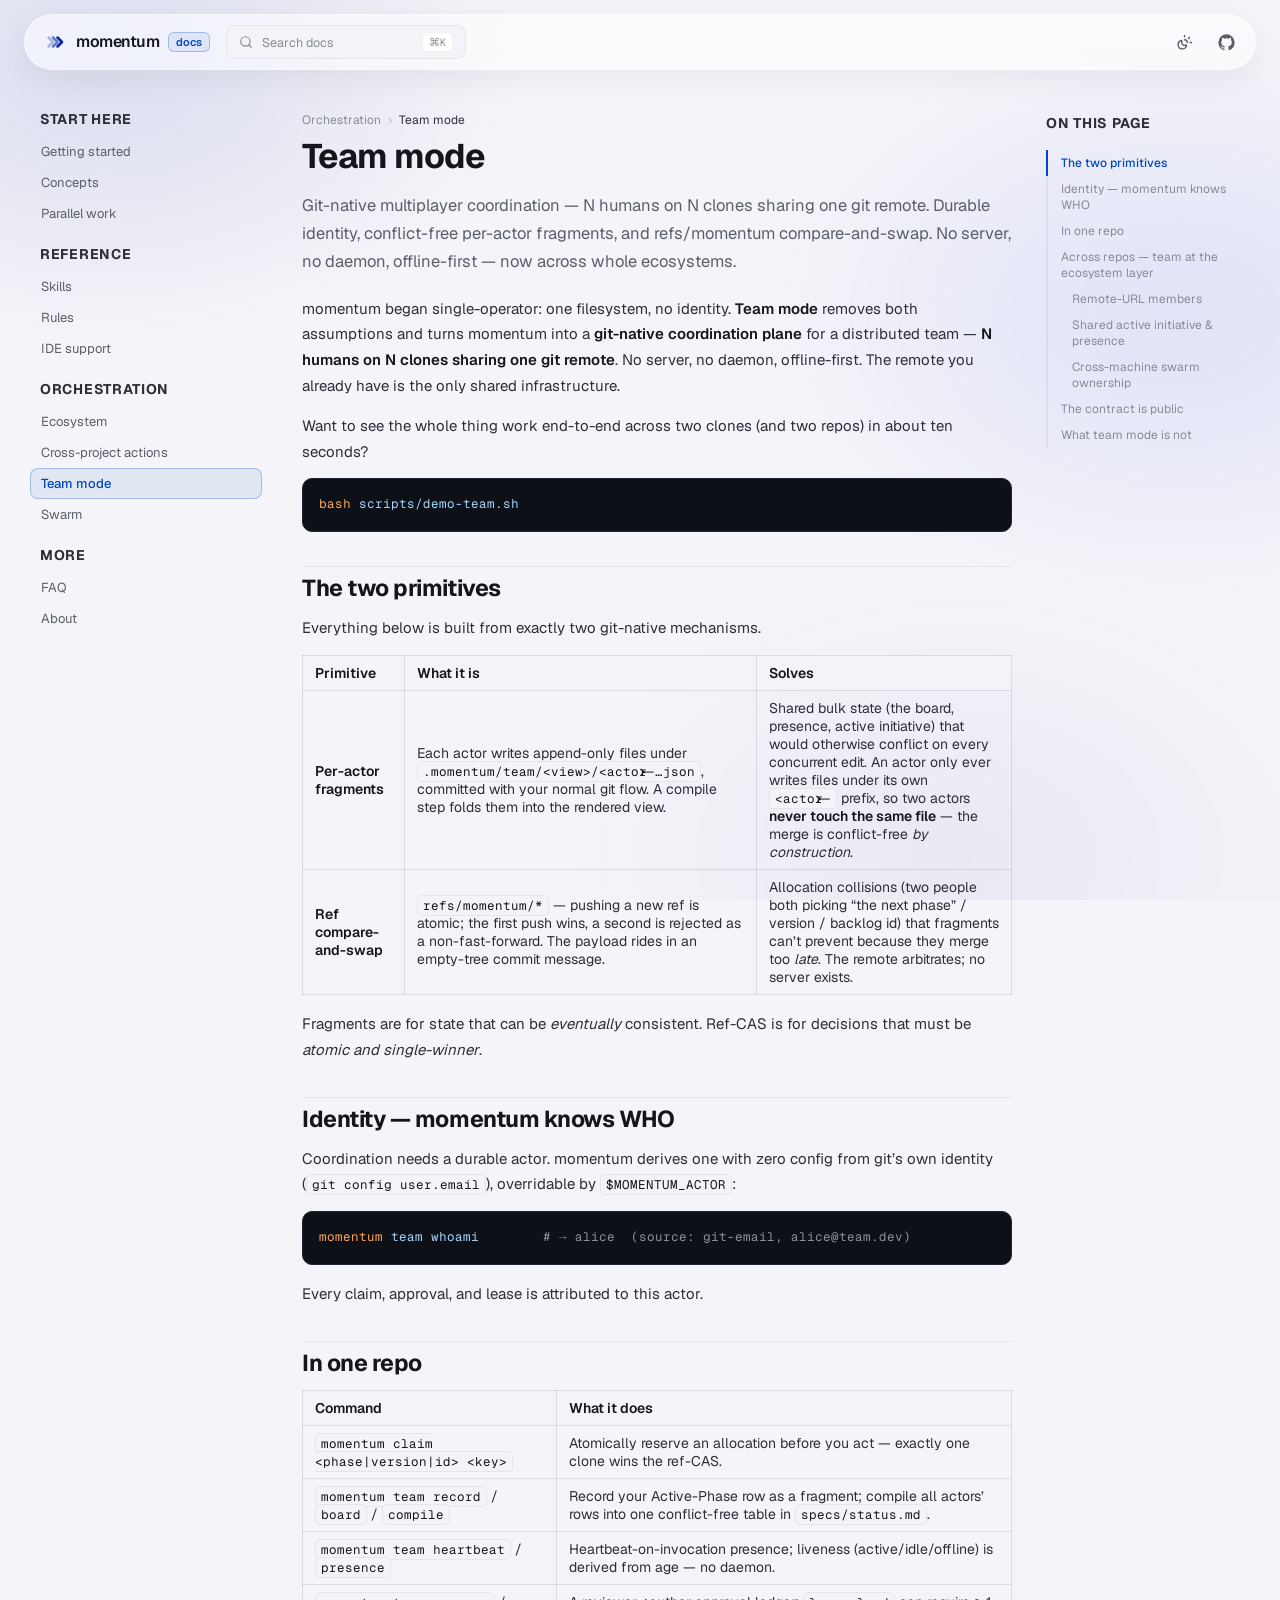
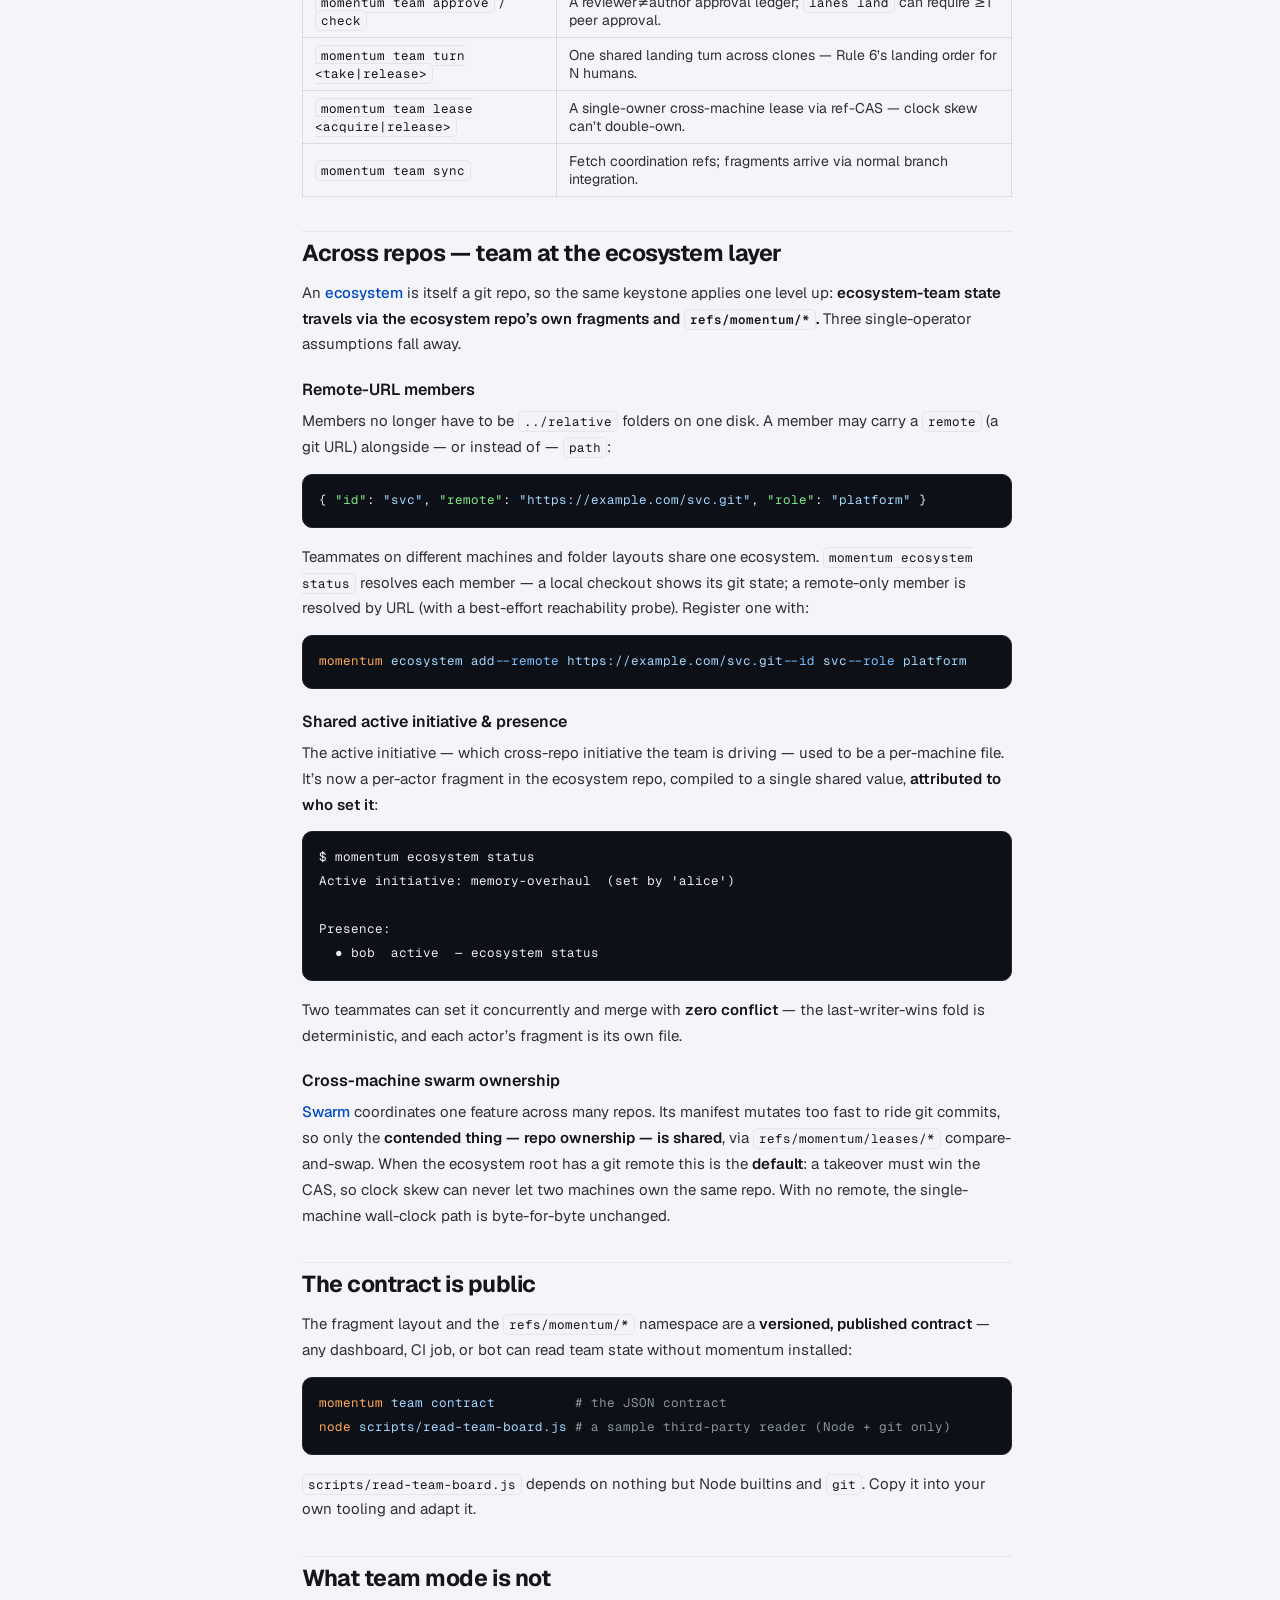
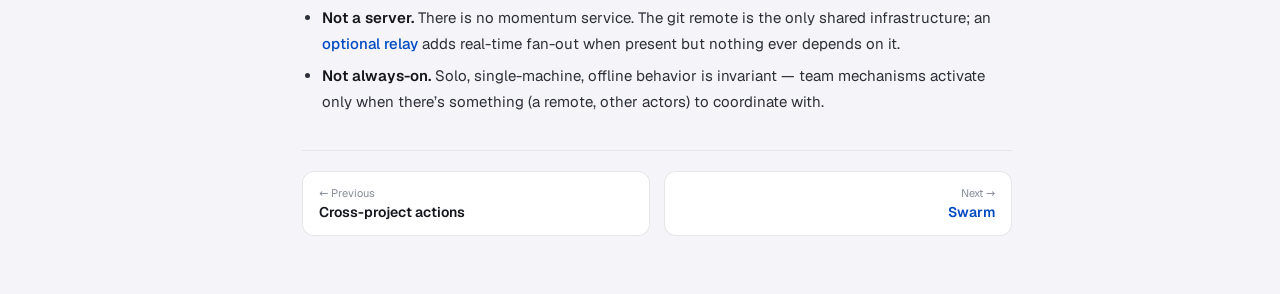
<file: team/index.html>
<!DOCTYPE html><html lang="en"> <head><meta charset="utf-8"><meta name="viewport" content="width=device-width, initial-scale=1"><link rel="icon" href="/brand/favicon.svg" type="image/svg+xml"><link rel="icon" href="/brand/png/favicon-32.png" sizes="32x32" type="image/png"><link rel="icon" href="/brand/png/favicon-16.png" sizes="16x16" type="image/png"><link rel="apple-touch-icon" href="/brand/png/momentum-app-180.png"><link rel="manifest" href="/site.webmanifest"><meta name="theme-color" content="#0023ae"><link rel="canonical" href="https://trymomentum.github.io/team/"><title>Team mode — momentum docs</title><meta name="description" content="Git-native multiplayer coordination — N humans on N clones sharing one git remote. Durable identity, conflict-free per-actor fragments, and refs/momentum compare-and-swap. No server, no daemon, offline-first — now across whole ecosystems."><meta property="og:type" content="website"><meta property="og:title" content="Team mode — momentum docs"><meta property="og:description" content="Git-native multiplayer coordination — N humans on N clones sharing one git remote. Durable identity, conflict-free per-actor fragments, and refs/momentum compare-and-swap. No server, no daemon, offline-first — now across whole ecosystems."><meta property="og:url" content="https://trymomentum.github.io/team/"><meta property="og:image" content="https://trymomentum.github.io/og/default.png"><meta name="twitter:card" content="summary_large_image"><meta name="twitter:title" content="Team mode — momentum docs"><meta name="twitter:description" content="Git-native multiplayer coordination — N humans on N clones sharing one git remote. Durable identity, conflict-free per-actor fragments, and refs/momentum compare-and-swap. No server, no daemon, offline-first — now across whole ecosystems."><meta name="twitter:image" content="https://trymomentum.github.io/og/default.png"><script>(function(){try{var t=localStorage.getItem('mm-theme');document.documentElement.dataset.theme=(t==='dark'||t==='light')?t:'light';}catch(e){document.documentElement.dataset.theme='light';}})();</script><script>(function(){try{if(sessionStorage.getItem('mm-swept')){document.documentElement.classList.add('mm-swept');}else{sessionStorage.setItem('mm-swept','1');}}catch(e){}})();</script><link rel="stylesheet" href="/_astro/Icon.CfDLM5Ju.css">
<link rel="stylesheet" href="/_astro/_..D1_BWr6T.css"></head> <body> <div class="ambient-layer" aria-hidden="true"></div> <div class="page mm-docs">  <header class="tb"> <nav class="tb-pillbar"> <a class="mm-brand tb-brand" href="/" aria-label="momentum"> <svg class="mm-mark" viewBox="0 0 48 48" width="24" height="24" fill="none" aria-hidden="true"> <path class="c c1" d="M11 15 20 24 11 33"></path> <path class="c c2" d="M20 15 29 24 20 33"></path> <path class="c c3" d="M29 15 38 24 29 33"></path> </svg> <span class="mm-word">momentum</span>  <span class="tb-pill">docs</span>  </a>  <script type="module">const t=document.documentElement;t.classList.contains("mm-swept")||window.setTimeout(()=>t.classList.add("mm-swept"),850);const s=window.matchMedia("(prefers-reduced-motion: reduce)");for(const e of document.querySelectorAll(".mm-brand"))e.addEventListener("mouseenter",()=>{s.matches||(e.classList.remove("mm-sweep"),e.getBoundingClientRect(),e.classList.add("mm-sweep"))});</script> <button type="button" class="tb-search" data-open-palette aria-label="Search docs"> <svg width="1em" height="1em" class="ic" data-icon="lucide:search">   <symbol id="ai:lucide:search" viewBox="0 0 24 24"><g fill="none" stroke="currentColor" stroke-linecap="round" stroke-linejoin="round" stroke-width="2"><path d="m21 21l-4.34-4.34"/><circle cx="11" cy="11" r="8"/></g></symbol><use href="#ai:lucide:search"></use>  </svg> <span>Search docs</span> <kbd>⌘K</kbd> </button> <div class="tb-right"> <button type="button" class="tb-icon tb-menu" data-toggle-sidebar aria-label="Toggle navigation"> <svg width="1em" height="1em" class="ic" data-icon="lucide:menu">   <symbol id="ai:lucide:menu" viewBox="0 0 24 24"><path fill="none" stroke="currentColor" stroke-linecap="round" stroke-linejoin="round" stroke-width="2" d="M4 5h16M4 12h16M4 19h16"/></symbol><use href="#ai:lucide:menu"></use>  </svg> </button> <button type="button" class="tb-icon" data-toggle-theme aria-label="Toggle theme"> <svg width="1em" height="1em" class="ic" data-icon="lucide:sun-moon">   <symbol id="ai:lucide:sun-moon" viewBox="0 0 24 24"><path fill="none" stroke="currentColor" stroke-linecap="round" stroke-linejoin="round" stroke-width="2" d="M12 2v2m2.837 12.385a6 6 0 1 1-7.223-7.222c.624-.147.97.66.715 1.248a4 4 0 0 0 5.26 5.259c.589-.255 1.396.09 1.248.715M16 12a4 4 0 0 0-4-4m7-3l-1.256 1.256M20 12h2"/></symbol><use href="#ai:lucide:sun-moon"></use>  </svg> </button> <a class="tb-icon" href="https://github.com/LiminaLabsAI/momentum" target="_blank" rel="noopener" aria-label="GitHub"> <svg viewBox="0 0 24 24" width="17" height="17" fill="currentColor" aria-hidden="true"><path d="M12 .5A11.5 11.5 0 0 0 .5 12a11.5 11.5 0 0 0 7.86 10.92c.58.1.79-.25.79-.56v-2c-3.2.7-3.88-1.36-3.88-1.36-.53-1.34-1.29-1.7-1.29-1.7-1.05-.72.08-.7.08-.7 1.16.08 1.77 1.2 1.77 1.2 1.03 1.77 2.7 1.26 3.36.96.1-.75.4-1.26.73-1.55-2.55-.29-5.24-1.28-5.24-5.68 0-1.26.45-2.28 1.19-3.09-.12-.29-.52-1.46.11-3.05 0 0 .97-.31 3.18 1.18a11 11 0 0 1 5.8 0c2.2-1.49 3.17-1.18 3.17-1.18.63 1.59.23 2.76.11 3.05.74.81 1.19 1.83 1.19 3.09 0 4.41-2.69 5.38-5.25 5.67.41.36.78 1.05.78 2.12v3.14c0 .31.21.67.8.56A11.5 11.5 0 0 0 23.5 12 11.5 11.5 0 0 0 12 .5Z"></path></svg> </a> </div> </nav> </header> <div class="docs-grid" id="top"> <!-- SIDEBAR --> <aside class="sidebar" data-sidebar> <nav> <div class="side-group"> <p class="side-label">Start here</p> <a class="side-link" href="/getting-started/"> Getting started </a><a class="side-link" href="/concepts/"> Concepts </a><a class="side-link" href="/parallel-work/"> Parallel work </a> </div><div class="side-group"> <p class="side-label">Reference</p> <a class="side-link" href="/skills/"> Skills </a><a class="side-link" href="/rules/"> Rules </a><a class="side-link" href="/ide-support/"> IDE support </a> </div><div class="side-group"> <p class="side-label">Orchestration</p> <a class="side-link" href="/ecosystem/"> Ecosystem </a><a class="side-link" href="/orchestration/"> Cross-project actions </a><a class="side-link active" href="/team/" aria-current="page"> Team mode </a><a class="side-link" href="/swarm/"> Swarm </a> </div><div class="side-group"> <p class="side-label">More</p> <a class="side-link" href="/faq/"> FAQ </a><a class="side-link" href="/about/"> About </a> </div> </nav> </aside> <div class="sidebar-scrim" data-sidebar-scrim aria-hidden="true"></div> <!-- ARTICLE --> <main class="article"> <div class="doc-wrap"> <div class="doc-crumb"> Orchestration<span class="sep">›</span><span class="cur">Team mode</span> </div> <div class="doc-head"> <h1>Team mode</h1> </div> <p class="doc-lead">Git-native multiplayer coordination — N humans on N clones sharing one git remote. Durable identity, conflict-free per-actor fragments, and refs/momentum compare-and-swap. No server, no daemon, offline-first — now across whole ecosystems.</p> <article class="doc"> <p>momentum began single-operator: one filesystem, no identity. <strong>Team mode</strong> removes
both assumptions and turns momentum into a <strong>git-native coordination plane</strong> for a
distributed team — <strong>N humans on N clones sharing one git remote</strong>. No server, no
daemon, offline-first. The remote you already have is the only shared infrastructure.</p>
<p>Want to see the whole thing work end-to-end across two clones (and two repos) in
about ten seconds?</p>
<pre class="astro-code github-dark-default" style="background-color:#0d1117;color:#e6edf3; overflow-x: auto;" tabindex="0" data-language="bash"><code><span class="line"><span style="color:#FFA657">bash</span><span style="color:#A5D6FF"> scripts/demo-team.sh</span></span></code></pre>
<h2 id="the-two-primitives">The two primitives</h2>
<p>Everything below is built from exactly two git-native mechanisms.</p>




















<table><thead><tr><th>Primitive</th><th>What it is</th><th>Solves</th></tr></thead><tbody><tr><td><strong>Per-actor fragments</strong></td><td>Each actor writes append-only files under <code>.momentum/team/&#x3C;view>/&#x3C;actor>-…json</code>, committed with your normal git flow. A compile step folds them into the rendered view.</td><td>Shared bulk state (the board, presence, active initiative) that would otherwise conflict on every concurrent edit. An actor only ever writes files under its own <code>&#x3C;actor>-</code> prefix, so two actors <strong>never touch the same file</strong> — the merge is conflict-free <em>by construction</em>.</td></tr><tr><td><strong>Ref compare-and-swap</strong></td><td><code>refs/momentum/*</code> — pushing a new ref is atomic; the first push wins, a second is rejected as a non-fast-forward. The payload rides in an empty-tree commit message.</td><td>Allocation collisions (two people both picking “the next phase” / version / backlog id) that fragments can’t prevent because they merge too <em>late</em>. The remote arbitrates; no server exists.</td></tr></tbody></table>
<p>Fragments are for state that can be <em>eventually</em> consistent. Ref-CAS is for
decisions that must be <em>atomic and single-winner</em>.</p>
<h2 id="identity--momentum-knows-who">Identity — momentum knows WHO</h2>
<p>Coordination needs a durable actor. momentum derives one with zero config from
git’s own identity (<code>git config user.email</code>), overridable by <code>$MOMENTUM_ACTOR</code>:</p>
<pre class="astro-code github-dark-default" style="background-color:#0d1117;color:#e6edf3; overflow-x: auto;" tabindex="0" data-language="bash"><code><span class="line"><span style="color:#FFA657">momentum</span><span style="color:#A5D6FF"> team</span><span style="color:#A5D6FF"> whoami</span><span style="color:#8B949E">        # → alice  (source: git-email, alice@team.dev)</span></span></code></pre>
<p>Every claim, approval, and lease is attributed to this actor.</p>
<h2 id="in-one-repo">In one repo</h2>





































<table><thead><tr><th>Command</th><th>What it does</th></tr></thead><tbody><tr><td><code>momentum claim &#x3C;phase|version|id> &#x3C;key></code></td><td>Atomically reserve an allocation before you act — exactly one clone wins the ref-CAS.</td></tr><tr><td><code>momentum team record</code> / <code>board</code> / <code>compile</code></td><td>Record your Active-Phase row as a fragment; compile all actors’ rows into one conflict-free table in <code>specs/status.md</code>.</td></tr><tr><td><code>momentum team heartbeat</code> / <code>presence</code></td><td>Heartbeat-on-invocation presence; liveness (active/idle/offline) is derived from age — no daemon.</td></tr><tr><td><code>momentum team approve</code> / <code>check</code></td><td>A reviewer≠author approval ledger; <code>lanes land</code> can require ≥1 peer approval.</td></tr><tr><td><code>momentum team turn &#x3C;take|release></code></td><td>One shared landing turn across clones — Rule 6’s landing order for N humans.</td></tr><tr><td><code>momentum team lease &#x3C;acquire|release></code></td><td>A single-owner cross-machine lease via ref-CAS — clock skew can’t double-own.</td></tr><tr><td><code>momentum team sync</code></td><td>Fetch coordination refs; fragments arrive via normal branch integration.</td></tr></tbody></table>
<h2 id="across-repos--team-at-the-ecosystem-layer">Across repos — team at the ecosystem layer</h2>
<p>An <a href="/ecosystem/">ecosystem</a> is itself a git repo, so the same keystone applies one
level up: <strong>ecosystem-team state travels via the ecosystem repo’s own fragments and
<code>refs/momentum/*</code>.</strong> Three single-operator assumptions fall away.</p>
<h3 id="remote-url-members">Remote-URL members</h3>
<p>Members no longer have to be <code>../relative</code> folders on one disk. A member may carry a
<code>remote</code> (a git URL) alongside — or instead of — <code>path</code>:</p>
<pre class="astro-code github-dark-default" style="background-color:#0d1117;color:#e6edf3; overflow-x: auto;" tabindex="0" data-language="json"><code><span class="line"><span style="color:#E6EDF3">{ </span><span style="color:#7EE787">"id"</span><span style="color:#E6EDF3">: </span><span style="color:#A5D6FF">"svc"</span><span style="color:#E6EDF3">, </span><span style="color:#7EE787">"remote"</span><span style="color:#E6EDF3">: </span><span style="color:#A5D6FF">"https://example.com/svc.git"</span><span style="color:#E6EDF3">, </span><span style="color:#7EE787">"role"</span><span style="color:#E6EDF3">: </span><span style="color:#A5D6FF">"platform"</span><span style="color:#E6EDF3"> }</span></span></code></pre>
<p>Teammates on different machines and folder layouts share one ecosystem.
<code>momentum ecosystem status</code> resolves each member — a local checkout shows its git
state; a remote-only member is resolved by URL (with a best-effort reachability
probe). Register one with:</p>
<pre class="astro-code github-dark-default" style="background-color:#0d1117;color:#e6edf3; overflow-x: auto;" tabindex="0" data-language="bash"><code><span class="line"><span style="color:#FFA657">momentum</span><span style="color:#A5D6FF"> ecosystem</span><span style="color:#A5D6FF"> add</span><span style="color:#79C0FF"> --remote</span><span style="color:#A5D6FF"> https://example.com/svc.git</span><span style="color:#79C0FF"> --id</span><span style="color:#A5D6FF"> svc</span><span style="color:#79C0FF"> --role</span><span style="color:#A5D6FF"> platform</span></span></code></pre>
<h3 id="shared-active-initiative--presence">Shared active initiative &#x26; presence</h3>
<p>The active initiative — which cross-repo initiative the team is driving — used to be
a per-machine file. It’s now a per-actor fragment in the ecosystem repo, compiled to
a single shared value, <strong>attributed to who set it</strong>:</p>
<pre class="astro-code github-dark-default" style="background-color:#0d1117;color:#e6edf3; overflow-x: auto;" tabindex="0" data-language="plaintext"><code><span class="line"><span>$ momentum ecosystem status</span></span>
<span class="line"><span>Active initiative: memory-overhaul  (set by 'alice')</span></span>
<span class="line"><span></span></span>
<span class="line"><span>Presence:</span></span>
<span class="line"><span>  ● bob  active  — ecosystem status</span></span></code></pre>
<p>Two teammates can set it concurrently and merge with <strong>zero conflict</strong> — the
last-writer-wins fold is deterministic, and each actor’s fragment is its own file.</p>
<h3 id="cross-machine-swarm-ownership">Cross-machine swarm ownership</h3>
<p><a href="/swarm/">Swarm</a> coordinates one feature across many repos. Its manifest mutates too
fast to ride git commits, so only the <strong>contended thing — repo ownership — is
shared</strong>, via <code>refs/momentum/leases/*</code> compare-and-swap. When the ecosystem root has
a git remote this is the <strong>default</strong>: a takeover must win the CAS, so clock skew can
never let two machines own the same repo. With no remote, the single-machine
wall-clock path is byte-for-byte unchanged.</p>
<h2 id="the-contract-is-public">The contract is public</h2>
<p>The fragment layout and the <code>refs/momentum/*</code> namespace are a <strong>versioned, published
contract</strong> — any dashboard, CI job, or bot can read team state without momentum
installed:</p>
<pre class="astro-code github-dark-default" style="background-color:#0d1117;color:#e6edf3; overflow-x: auto;" tabindex="0" data-language="bash"><code><span class="line"><span style="color:#FFA657">momentum</span><span style="color:#A5D6FF"> team</span><span style="color:#A5D6FF"> contract</span><span style="color:#8B949E">          # the JSON contract</span></span>
<span class="line"><span style="color:#FFA657">node</span><span style="color:#A5D6FF"> scripts/read-team-board.js</span><span style="color:#8B949E"> # a sample third-party reader (Node + git only)</span></span></code></pre>
<p><code>scripts/read-team-board.js</code> depends on nothing but Node builtins and <code>git</code>. Copy it
into your own tooling and adapt it.</p>
<h2 id="what-team-mode-is-not">What team mode is not</h2>
<ul>
<li><strong>Not a server.</strong> There is no momentum service. The git remote is the only shared
infrastructure; an <a href="/swarm/">optional relay</a> adds real-time fan-out when present
but nothing ever depends on it.</li>
<li><strong>Not always-on.</strong> Solo, single-machine, offline behavior is invariant — team
mechanisms activate only when there’s something (a remote, other actors) to
coordinate with.</li>
</ul> </article> <nav class="prevnext"> <a class="pn pn-prev" href="/orchestration/"> <span class="pn-dir">← Previous</span> <span class="pn-title">Cross-project actions</span> </a> <a class="pn pn-next" href="/swarm/"> <span class="pn-dir">Next →</span> <span class="pn-title">Swarm</span> </a> </nav> </div> </main> <!-- ON THIS PAGE --> <aside class="toc"> <div class="toc-inner"> <p class="side-label">On this page</p> <a class="toc-link" href="#the-two-primitives" data-toc="the-two-primitives"> The two primitives </a><a class="toc-link" href="#identity--momentum-knows-who" data-toc="identity--momentum-knows-who"> Identity — momentum knows WHO </a><a class="toc-link" href="#in-one-repo" data-toc="in-one-repo"> In one repo </a><a class="toc-link" href="#across-repos--team-at-the-ecosystem-layer" data-toc="across-repos--team-at-the-ecosystem-layer"> Across repos — team at the ecosystem layer </a><a class="toc-link sub" href="#remote-url-members" data-toc="remote-url-members"> Remote-URL members </a><a class="toc-link sub" href="#shared-active-initiative--presence" data-toc="shared-active-initiative--presence"> Shared active initiative &amp; presence </a><a class="toc-link sub" href="#cross-machine-swarm-ownership" data-toc="cross-machine-swarm-ownership"> Cross-machine swarm ownership </a><a class="toc-link" href="#the-contract-is-public" data-toc="the-contract-is-public"> The contract is public </a><a class="toc-link" href="#what-team-mode-is-not" data-toc="what-team-mode-is-not"> What team mode is not </a> </div> </aside> </div>  <div class="palette" data-palette hidden> <div class="palette-box" role="dialog" aria-modal="true" aria-label="Search"> <div class="palette-head"> <svg width="1em" height="1em" viewBox="0 0 24 24" class="ic" data-icon="lucide:search">   <use href="#ai:lucide:search"></use>  </svg> <input type="text" data-palette-input placeholder="Search pages and headings…" aria-label="Search pages and headings"> <kbd>esc</kbd> </div> <div class="palette-results" data-palette-results></div> </div> </div> <script type="application/json" id="mm-nav-data">{"pages":[{"slug":"getting-started","label":"Getting started","group":"Start here"},{"slug":"concepts","label":"Concepts","group":"Start here"},{"slug":"parallel-work","label":"Parallel work","group":"Start here"},{"slug":"skills","label":"Skills","group":"Reference"},{"slug":"rules","label":"Rules","group":"Reference"},{"slug":"ide-support","label":"IDE support","group":"Reference"},{"slug":"ecosystem","label":"Ecosystem","group":"Orchestration"},{"slug":"orchestration","label":"Cross-project actions","group":"Orchestration"},{"slug":"team","label":"Team mode","group":"Orchestration"},{"slug":"swarm","label":"Swarm","group":"Orchestration"},{"slug":"faq","label":"FAQ","group":"More"},{"slug":"about","label":"About","group":"More"}],"headings":[{"id":"the-two-primitives","label":"The two primitives"},{"id":"identity--momentum-knows-who","label":"Identity — momentum knows WHO"},{"id":"in-one-repo","label":"In one repo"},{"id":"across-repos--team-at-the-ecosystem-layer","label":"Across repos — team at the ecosystem layer"},{"id":"remote-url-members","label":"Remote-URL members"},{"id":"shared-active-initiative--presence","label":"Shared active initiative & presence"},{"id":"cross-machine-swarm-ownership","label":"Cross-machine swarm ownership"},{"id":"the-contract-is-public","label":"The contract is public"},{"id":"what-team-mode-is-not","label":"What team mode is not"}]}</script> </div></body></html>  <script type="module">const h=document.documentElement;for(const e of document.querySelectorAll("[data-toggle-theme]"))e.addEventListener("click",()=>{const t=h.dataset.theme==="dark"?"light":"dark";h.dataset.theme=t;try{localStorage.setItem("mm-theme",t)}catch{}});const g=document.querySelector(".docs-grid");for(const e of document.querySelectorAll("[data-toggle-sidebar]"))e.addEventListener("click",()=>g?.classList.toggle("nav-open"));document.querySelector("[data-sidebar-scrim]")?.addEventListener("click",()=>g?.classList.remove("nav-open"));for(const e of document.querySelectorAll(".doc pre")){const t=document.createElement("button");t.type="button",t.className="code-copy",t.textContent="Copy",t.addEventListener("click",()=>{const o=e.querySelector("code")?.innerText??e.innerText;navigator.clipboard?.writeText(o),t.textContent="Copied",window.setTimeout(()=>t.textContent="Copy",1200)}),e.appendChild(t)}const p=[...document.querySelectorAll(".toc-link")];if(p.length){const e=p.map(o=>o.getAttribute("data-toc")),t=()=>{let o=e[0];for(const n of e){const l=n&&document.getElementById(n);l&&l.getBoundingClientRect().top<=130&&(o=n)}for(const n of p)n.classList.toggle("active",n.getAttribute("data-toc")===o)};window.addEventListener("scroll",t,{passive:!0}),t()}const i=document.querySelector("[data-palette]"),r=document.querySelector("[data-palette-input]"),c=document.querySelector("[data-palette-results]");let f={pages:[],headings:[]};try{f=JSON.parse(document.getElementById("mm-nav-data")?.textContent||"{}")}catch{}function w(e){const t=e.trim().toLowerCase(),o=(f.headings||[]).map(a=>({icon:"hash",label:a.label,sub:"On this page",href:"#"+a.id,jump:!0})),n=(f.pages||[]).map(a=>({icon:"file",label:a.label,sub:a.group,href:"/"+a.slug+"/"}));let l=[...o,...n];return t&&(l=l.filter(a=>a.label.toLowerCase().includes(t)||(a.sub||"").toLowerCase().includes(t))),l.slice(0,8)}let s=0;function m(e){if(!c)return;if(!e.length){c.innerHTML='<div class="pal-empty">No matches</div>';return}const t='<svg viewBox="0 0 24 24" width="15" height="15" fill="none" stroke="currentColor" stroke-width="1.8" stroke-linecap="round" stroke-linejoin="round"><line x1="4" y1="9" x2="20" y2="9"/><line x1="4" y1="15" x2="20" y2="15"/><line x1="10" y1="3" x2="8" y2="21"/><line x1="16" y1="3" x2="14" y2="21"/></svg>',o='<svg viewBox="0 0 24 24" width="15" height="15" fill="none" stroke="currentColor" stroke-width="1.8" stroke-linecap="round" stroke-linejoin="round"><path d="M14 2H6a2 2 0 0 0-2 2v16a2 2 0 0 0 2 2h12a2 2 0 0 0 2-2V8z"/><polyline points="14 2 14 8 20 8"/></svg>';c.innerHTML=e.map((n,l)=>`<a class="pal-item${l===s?" active":""}" href="${n.href}" data-i="${l}"${n.jump?' data-jump="1"':""}>${n.icon==="hash"?t:o}<span class="pal-label">${n.label}</span><span class="pal-sub">${n.sub}</span></a>`).join("")}let d=[];function y(){d=w(r&&"value"in r?r.value:""),s=0,m(d)}function v(){i&&(i.hidden=!1,r&&(r.value="",y(),setTimeout(()=>r.focus(),20)))}function u(){i&&(i.hidden=!0)}function b(e){if(e)if(e.dataset.jump){u();const t=e.getAttribute("href").slice(1),o=document.getElementById(t);o&&window.scrollTo({top:o.getBoundingClientRect().top+window.scrollY-76,behavior:"smooth"})}else window.location.href=e.getAttribute("href")}for(const e of document.querySelectorAll("[data-open-palette]"))e.addEventListener("click",v);r?.addEventListener("input",y);i?.addEventListener("click",e=>{e.target===i&&u()});c?.addEventListener("click",e=>{const t=e.target.closest(".pal-item");t&&t.dataset.jump&&(e.preventDefault(),b(t))});window.addEventListener("keydown",e=>{if((e.metaKey||e.ctrlKey)&&e.key.toLowerCase()==="k")e.preventDefault(),i&&i.hidden?v():u();else if(e.key==="Escape")u();else if(!i?.hidden){const t=[...c?.querySelectorAll(".pal-item")||[]];if(!t.length)return;e.key==="ArrowDown"?(e.preventDefault(),s=(s+1)%t.length,m(d)):e.key==="ArrowUp"?(e.preventDefault(),s=(s-1+t.length)%t.length,m(d)):e.key==="Enter"&&(e.preventDefault(),b(t[s]))}});</script>
</file>
<file: _astro/Icon.CfDLM5Ju.css>
@font-face{font-family:Geist Variable;font-style:normal;font-display:swap;font-weight:100 900;src:url(/_astro/geist-cyrillic-ext-wght-normal.DjL33-gN.woff2) format("woff2-variations");unicode-range:U+0460-052F,U+1C80-1C8A,U+20B4,U+2DE0-2DFF,U+A640-A69F,U+FE2E-FE2F}@font-face{font-family:Geist Variable;font-style:normal;font-display:swap;font-weight:100 900;src:url(/_astro/geist-cyrillic-wght-normal.BEAKL7Jp.woff2) format("woff2-variations");unicode-range:U+0301,U+0400-045F,U+0490-0491,U+04B0-04B1,U+2116}@font-face{font-family:Geist Variable;font-style:normal;font-display:swap;font-weight:100 900;src:url(/_astro/geist-vietnamese-wght-normal.6IgcOCM7.woff2) format("woff2-variations");unicode-range:U+0102-0103,U+0110-0111,U+0128-0129,U+0168-0169,U+01A0-01A1,U+01AF-01B0,U+0300-0301,U+0303-0304,U+0308-0309,U+0323,U+0329,U+1EA0-1EF9,U+20AB}@font-face{font-family:Geist Variable;font-style:normal;font-display:swap;font-weight:100 900;src:url(/_astro/geist-latin-ext-wght-normal.DC-KSUi6.woff2) format("woff2-variations");unicode-range:U+0100-02BA,U+02BD-02C5,U+02C7-02CC,U+02CE-02D7,U+02DD-02FF,U+0304,U+0308,U+0329,U+1D00-1DBF,U+1E00-1E9F,U+1EF2-1EFF,U+2020,U+20A0-20AB,U+20AD-20C0,U+2113,U+2C60-2C7F,U+A720-A7FF}@font-face{font-family:Geist Variable;font-style:normal;font-display:swap;font-weight:100 900;src:url(/_astro/geist-latin-wght-normal.BgDaEnEv.woff2) format("woff2-variations");unicode-range:U+0000-00FF,U+0131,U+0152-0153,U+02BB-02BC,U+02C6,U+02DA,U+02DC,U+0304,U+0308,U+0329,U+2000-206F,U+20AC,U+2122,U+2191,U+2193,U+2212,U+2215,U+FEFF,U+FFFD}@font-face{font-family:Geist Mono Variable;font-style:normal;font-display:swap;font-weight:100 900;src:url(/_astro/geist-mono-cyrillic-ext-wght-normal.I4S5GZfc.woff2) format("woff2-variations");unicode-range:U+0460-052F,U+1C80-1C8A,U+20B4,U+2DE0-2DFF,U+A640-A69F,U+FE2E-FE2F}@font-face{font-family:Geist Mono Variable;font-style:normal;font-display:swap;font-weight:100 900;src:url(/_astro/geist-mono-cyrillic-wght-normal.BmXc_FBt.woff2) format("woff2-variations");unicode-range:U+0301,U+0400-045F,U+0490-0491,U+04B0-04B1,U+2116}@font-face{font-family:Geist Mono Variable;font-style:normal;font-display:swap;font-weight:100 900;src:url(/_astro/geist-mono-symbols2-wght-normal.GZpp1pK2.woff2) format("woff2-variations");unicode-range:U+2000-2001,U+2004-2008,U+200A,U+23B8-23BD,U+2500-259F}@font-face{font-family:Geist Mono Variable;font-style:normal;font-display:swap;font-weight:100 900;src:url(/_astro/geist-mono-vietnamese-wght-normal.D8KDMBhC.woff2) format("woff2-variations");unicode-range:U+0102-0103,U+0110-0111,U+0128-0129,U+0168-0169,U+01A0-01A1,U+01AF-01B0,U+0300-0301,U+0303-0304,U+0308-0309,U+0323,U+0329,U+1EA0-1EF9,U+20AB}@font-face{font-family:Geist Mono Variable;font-style:normal;font-display:swap;font-weight:100 900;src:url(/_astro/geist-mono-latin-ext-wght-normal.DrnZ1wKl.woff2) format("woff2-variations");unicode-range:U+0100-02BA,U+02BD-02C5,U+02C7-02CC,U+02CE-02D7,U+02DD-02FF,U+0304,U+0308,U+0329,U+1D00-1DBF,U+1E00-1E9F,U+1EF2-1EFF,U+2020,U+20A0-20AB,U+20AD-20C0,U+2113,U+2C60-2C7F,U+A720-A7FF}@font-face{font-family:Geist Mono Variable;font-style:normal;font-display:swap;font-weight:100 900;src:url(/_astro/geist-mono-latin-wght-normal.B_7UjwxQ.woff2) format("woff2-variations");unicode-range:U+0000-00FF,U+0131,U+0152-0153,U+02BB-02BC,U+02C6,U+02DA,U+02DC,U+0304,U+0308,U+0329,U+2000-206F,U+20AC,U+2122,U+2191,U+2193,U+2212,U+2215,U+FEFF,U+FFFD}:root{--brand-50: oklch(.97 .018 260);--brand-100: oklch(.935 .04 260);--brand-200: oklch(.87 .08 260);--brand-300: oklch(.78 .13 260);--brand-400: oklch(.66 .18 260);--brand-500: oklch(.56 .205 260);--brand-600: oklch(.49 .205 260);--brand-700: oklch(.45 .2 260);--brand-800: oklch(.385 .165 260);--brand-900: oklch(.32 .13 260);--brand-ink: #0023ae;--success: #19b574;--warning: #e8a019;--danger: #e54848;--info: #4d8bff;--ff-sans: "Geist Variable", "Geist", ui-sans-serif, system-ui, -apple-system, "Segoe UI", sans-serif;--ff-mono: "Geist Mono Variable", "Geist Mono", ui-monospace, "SF Mono", "JetBrains Mono", Menlo, monospace;--ff-mono-features: "ss01", "cv11", "tnum";--ds-sm: 18px;--ds-md: 24px;--ds-lg: 36px;--ds-xl: 48px;--ds-2xl: 60px;--ds-3xl: 72px;--fw-normal: 400;--fw-medium: 500;--fw-semibold: 600;--fw-bold: 700;--lh-tight: 1.1;--lh-snug: 1.3;--lh-normal: 1.45;--lh-relaxed: 1.65;--ls-tighter: -.02em;--ls-tight: -.012em;--ls-upper: .06em;--s-1: 4px;--s-2: 8px;--s-3: 12px;--s-4: 16px;--s-5: 24px;--s-6: 32px;--s-7: 48px;--s-8: 64px;--s-9: 96px;--r-sm: 6px;--r-md: 8px;--r-lg: 12px;--r-xl: 16px;--r-2xl: 24px;--r-full: 999px;--container: 1180px}:root,[data-theme=dark]{color-scheme:dark;--bg-0: #08090c;--bg-1: #0c0e13;--bg-2: #11141a;--bg-3: #161a22;--bg-4: #1d222c;--fg-0: #ebecf0;--fg-1: #c9ccd4;--fg-2: #8b909c;--fg-3: #5e6471;--fg-4: #3e434d;--bd-1: rgba(255, 255, 255, .06);--bd-2: rgba(255, 255, 255, .1);--bd-3: rgba(255, 255, 255, .16);--accent: var(--brand-400);--accent-soft: oklch(.66 .18 260 / .16);--accent-bd: oklch(.66 .18 260 / .32);--glass-std: rgba(20, 22, 28, .55);--glass-std-bd: rgba(255, 255, 255, .08);--glass-blur-std: blur(24px) saturate(140%);--glass-heavy: rgba(20, 22, 28, .65);--glass-heavy-bd: rgba(255, 255, 255, .1);--glass-blur-heavy: blur(40px) saturate(160%);--glass-subtle: rgba(20, 22, 28, .7);--glass-subtle-bd: rgba(255, 255, 255, .06);--glass-blur-subtle: blur(16px) saturate(120%);--ambient: radial-gradient(60% 50% at 88% 8%, rgba(45, 77, 255, .2), transparent 60%), radial-gradient(45% 45% at 8% 88%, rgba(0, 35, 174, .18), transparent 65%), radial-gradient(35% 35% at 50% 50%, rgba(0, 35, 174, .06), transparent 70%);--focus-ring: 0 0 0 2px oklch(.56 .205 260 / .45), 0 0 0 4px oklch(.56 .205 260 / .18);--shadow-sm: 0 1px 2px rgba(0, 0, 0, .4);--shadow-md: 0 8px 24px -10px rgba(0, 0, 0, .5);--shadow-lg: 0 24px 60px -20px rgba(0, 0, 0, .6), 0 8px 24px -8px rgba(0, 0, 0, .5);--shadow-glass: 0 8px 32px rgba(0, 0, 0, .28);--shadow-glass-hover: 0 12px 40px rgba(0, 0, 0, .4)}[data-theme=light]{color-scheme:light;--bg-0: #f5f4f8;--bg-1: #ffffff;--bg-2: #ffffff;--bg-3: #f4f3f7;--bg-4: #eeecf2;--fg-0: #15161c;--fg-1: #2d2f38;--fg-2: #5b5f6b;--fg-3: #878c97;--fg-4: #b4b8c1;--bd-1: rgba(15, 15, 25, .06);--bd-2: rgba(15, 15, 25, .1);--bd-3: rgba(15, 15, 25, .16);--accent: var(--brand-700);--accent-soft: oklch(.45 .2 260 / .08);--accent-bd: oklch(.45 .2 260 / .28);--success: #0a9c5e;--warning: #c97f00;--danger: #cd2f2f;--info: #2e6cdb;--glass-std: rgba(255, 255, 255, .55);--glass-std-bd: rgba(255, 255, 255, .5);--glass-blur-std: blur(24px) saturate(140%);--glass-heavy: rgba(255, 255, 255, .7);--glass-heavy-bd: rgba(255, 255, 255, .6);--glass-blur-heavy: blur(40px) saturate(160%);--glass-subtle: rgba(255, 255, 255, .78);--glass-subtle-bd: rgba(255, 255, 255, .5);--glass-blur-subtle: blur(16px) saturate(120%);--ambient: radial-gradient(55% 50% at 8% 8%, rgba(0, 35, 174, .1), transparent 60%), radial-gradient(50% 50% at 92% 35%, rgba(45, 77, 255, .1), transparent 65%), radial-gradient(45% 45% at 75% 95%, rgba(0, 35, 174, .05), transparent 70%);--focus-ring: 0 0 0 2px oklch(.45 .2 260 / .45), 0 0 0 4px oklch(.45 .2 260 / .16);--shadow-sm: 0 1px 2px rgba(0, 18, 96, .06);--shadow-md: 0 8px 24px -10px rgba(0, 18, 96, .1);--shadow-lg: 0 24px 60px -20px rgba(0, 18, 96, .18), 0 8px 24px -8px rgba(0, 18, 96, .1);--shadow-glass: 0 8px 32px rgba(0, 0, 0, .06);--shadow-glass-hover: 0 8px 32px rgba(0, 0, 0, .12)}@media(prefers-reduced-transparency:reduce){:root{--glass-std: var(--bg-1);--glass-heavy: var(--bg-1);--glass-subtle: var(--bg-1);--glass-blur-std: none;--glass-blur-heavy: none;--glass-blur-subtle: none}}*{box-sizing:border-box}html{scroll-behavior:smooth}body{margin:0;background:var(--bg-0);color:var(--fg-1);font-family:var(--ff-sans);-webkit-font-smoothing:antialiased;text-rendering:optimizeLegibility}a{color:inherit}img,svg{max-width:100%}svg.ic{stroke-width:1.6}@media(prefers-reduced-motion:reduce){html{scroll-behavior:auto}}.eyebrow{font-size:11px;font-weight:600;letter-spacing:.14em;text-transform:uppercase;color:var(--accent)}.text-gradient-brand{background:linear-gradient(90deg,var(--brand-700),var(--brand-400));-webkit-background-clip:text;background-clip:text;color:transparent}.mono{font-family:var(--ff-mono);font-feature-settings:var(--ff-mono-features)}body{min-height:100vh;overflow-x:hidden}.ambient-layer{position:fixed;inset:0;background:var(--ambient);pointer-events:none;z-index:0}.page{position:relative;z-index:1}:focus-visible{outline:none;box-shadow:var(--focus-ring);border-radius:4px}.mm-brand{display:inline-flex;align-items:center;gap:9px;text-decoration:none;color:var(--brand-ink)}[data-theme=dark] .mm-brand{color:#fff}.mm-brand .mm-word{font-weight:600;font-size:16px;letter-spacing:-.03em;line-height:1;color:var(--fg-0)}.mm-brand .mm-mark{display:block;flex:none}.mm-brand .mm-mark .c{stroke:currentColor;stroke-width:5;stroke-linecap:round;stroke-linejoin:round;transform-box:fill-box;transform-origin:center;opacity:var(--b)}.mm-brand .mm-mark .c1{--b: .3}.mm-brand .mm-mark .c2{--b: .6}.mm-brand .mm-mark .c3{--b: 1}:where(html:not(.mm-swept)) .mm-brand .mm-mark .c{animation:mm-brand-in .55s cubic-bezier(.2,.7,.2,1) both}:where(html:not(.mm-swept)) .mm-brand .mm-mark .c2{animation-delay:.09s}:where(html:not(.mm-swept)) .mm-brand .mm-mark .c3{animation-delay:.18s}.mm-brand.mm-sweep .mm-mark .c{animation:mm-brand-in .5s cubic-bezier(.2,.7,.2,1) both}.mm-brand.mm-sweep .mm-mark .c2{animation-delay:.09s}.mm-brand.mm-sweep .mm-mark .c3{animation-delay:.18s}@keyframes mm-brand-in{0%{opacity:0;transform:translate(-6px)}to{opacity:var(--b);transform:none}}@media(prefers-reduced-motion:reduce){.mm-brand .mm-mark .c{animation:none!important;opacity:var(--b)}}
</file>
<file: _astro/_..D1_BWr6T.css>
.mm-docs .doc svg[aria-roledescription]{display:block;max-width:100%;height:auto;margin:1.5rem auto;padding:1.25rem 1rem;background:#fff;border:1px solid var(--bd-2);border-radius:12px;box-shadow:var(--shadow-sm)}[data-theme=dark] .mm-docs .doc svg[aria-roledescription]{background:#f5f6fb;border-color:#ffffff24;box-shadow:0 0 0 1px #0000004d,0 8px 30px #00000059}.mm-docs{--tb-pill-h: 56px;--tb-h: 84px}.mm-docs .tb{position:sticky;top:0;z-index:40;padding:14px clamp(14px,2.5vw,24px);background:transparent}.mm-docs .tb-pillbar{display:flex;align-items:center;gap:16px;height:var(--tb-pill-h);padding:0 12px 0 18px;border-radius:999px;background:var(--glass-std);backdrop-filter:var(--glass-blur-std);-webkit-backdrop-filter:var(--glass-blur-std);border:1px solid var(--glass-std-bd);box-shadow:var(--shadow-glass)}.mm-docs .tb-brand{display:flex;align-items:center;gap:9px;text-decoration:none}.mm-docs .tb-mark{display:inline-flex;width:24px;height:24px;border-radius:7px;background:var(--brand-ink);align-items:center;justify-content:center}.mm-docs .tb-mark svg{width:15px;height:15px;color:#fff}.mm-docs .tb-name{font-weight:600;font-size:15px;letter-spacing:-.02em;color:var(--fg-0)}.mm-docs .tb-pill{font-size:11px;font-weight:600;color:var(--accent);padding:2px 7px;border-radius:6px;background:var(--accent-soft);border:1px solid var(--accent-bd)}.mm-docs .tb-search{display:flex;align-items:center;gap:9px;height:34px;padding:0 12px;min-width:240px;border-radius:9px;background:var(--bg-3);border:1px solid var(--bd-1);color:var(--fg-3);font-size:12.5px;font-family:var(--ff-sans);cursor:pointer}.mm-docs .tb-search svg{width:14px;height:14px}.mm-docs .tb-search kbd{margin-left:auto;font-family:var(--ff-mono);font-size:10.5px;padding:2px 6px;border-radius:5px;background:var(--bg-1);border:1px solid var(--bd-1)}.mm-docs .tb-right{margin-left:auto;display:flex;align-items:center;gap:8px}.mm-docs .tb-icon{display:inline-flex;align-items:center;justify-content:center;width:34px;height:34px;border-radius:8px;color:var(--fg-2);background:transparent;border:1px solid transparent;cursor:pointer;text-decoration:none;transition:background .12s,color .12s}.mm-docs .tb-icon:hover{background:var(--bg-3);color:var(--fg-0)}.mm-docs .tb-icon svg{width:17px;height:17px}.mm-docs .tb-menu{display:none}.mm-docs .docs-grid{display:grid;grid-template-columns:244px minmax(0,1fr) 210px;gap:34px;max-width:1340px;margin:0 auto;padding:0 24px}.mm-docs .sidebar{position:sticky;top:var(--tb-h);align-self:start;max-height:calc(100vh - var(--tb-h));overflow:auto;padding:26px 6px 40px}.mm-docs .side-group{margin-bottom:16px}.mm-docs .side-label{font-size:14px;font-weight:700;letter-spacing:.05em;text-transform:uppercase;color:var(--fg-1);padding:0 10px;margin:0 0 8px}.mm-docs .side-link{display:block;padding:6px 10px;border-radius:8px;font-size:13px;color:var(--fg-2);text-decoration:none;border:1px solid transparent;transition:background .12s,color .12s}.mm-docs .side-link:hover{background:var(--bg-3);color:var(--fg-0)}.mm-docs .side-link.active{background:var(--accent-soft);border-color:var(--accent-bd);color:var(--accent);font-weight:500}.mm-docs .sidebar-scrim{display:none}.mm-docs .article{padding:28px 0 80px;min-width:0}.mm-docs .doc-wrap{max-width:760px}.mm-docs .doc-crumb{display:flex;align-items:center;gap:7px;font-size:12px;color:var(--fg-3)}.mm-docs .doc-crumb .sep{color:var(--fg-4)}.mm-docs .doc-crumb .cur{color:var(--fg-1)}.mm-docs .doc-head{display:flex;align-items:flex-start;justify-content:space-between;gap:16px;margin-top:10px}.mm-docs .doc-head h1{margin:0;font-size:34px;font-weight:700;letter-spacing:-.03em;color:var(--fg-0);line-height:1.1}.mm-docs .doc-lead{font-size:16.5px;color:var(--fg-2);line-height:1.7;margin:16px 0 0}.mm-docs .doc{margin-top:20px}.mm-docs .doc>:first-child{margin-top:0}.mm-docs .doc h2{scroll-margin-top:calc(var(--tb-h) + 20px);font-size:23px;font-weight:700;letter-spacing:-.02em;color:var(--fg-0);margin:34px 0 12px;padding-top:6px;border-top:1px solid var(--bd-1)}.mm-docs .doc h3{scroll-margin-top:calc(var(--tb-h) + 20px);font-size:16px;font-weight:600;color:var(--fg-0);margin:22px 0 8px}.mm-docs .doc p{font-size:15px;line-height:1.72;color:var(--fg-1);margin:0 0 14px}.mm-docs .doc a{color:var(--accent);text-decoration:none;font-weight:500}.mm-docs .doc a:hover{text-decoration:underline}.mm-docs .doc strong{color:var(--fg-0);font-weight:600}.mm-docs .doc :not(pre)>code{font-family:var(--ff-mono);font-size:12.5px;background:var(--bg-3);border:1px solid var(--bd-1);border-radius:5px;padding:1px 5px;color:var(--fg-0)}.mm-docs .doc ol,.mm-docs .doc ul{margin:0 0 14px;padding-left:20px}.mm-docs .doc li{font-size:15px;line-height:1.7;color:var(--fg-1);margin:0 0 7px}.mm-docs .doc blockquote{margin:0 0 16px;padding:4px 16px;border-left:3px solid var(--accent-bd);color:var(--fg-2)}.mm-docs .doc pre{position:relative;border-radius:10px;border:1px solid #1f2530;padding:14px 16px;margin:0 0 16px;font-size:12.5px;line-height:1.75;overflow:auto;tab-size:2}.mm-docs .doc pre code{font-family:var(--ff-mono);font-size:12.5px}.mm-docs .doc table{width:100%;border-collapse:collapse;font-size:14px;margin:0 0 16px;display:block;overflow-x:auto}.mm-docs .doc th,.mm-docs .doc td{border:1px solid var(--bd-2);padding:8px 12px;text-align:left}.mm-docs .doc th{background:var(--bg-3);color:var(--fg-0);font-weight:600}.mm-docs .doc img{max-width:100%;height:auto;border-radius:10px}.mm-docs .doc hr{border:none;border-top:1px solid var(--bd-1);margin:28px 0}.mm-docs .doc .code-copy{position:absolute;top:8px;right:8px;display:inline-flex;align-items:center;gap:5px;font-size:11px;color:#c9d1d9;background:#ffffff0f;border:1px solid rgba(255,255,255,.1);border-radius:6px;padding:3px 9px;cursor:pointer;opacity:0;transition:opacity .12s,background .12s}.mm-docs .doc pre:hover .code-copy{opacity:1}.mm-docs .doc .code-copy:hover{background:#ffffff1f}.mm-docs .doc-aside{display:block;padding:12px 16px;border-radius:12px;background:var(--accent-soft);border:1px solid var(--accent-bd);margin:0 0 16px}.mm-docs .doc-aside p{margin:0 0 8px;font-size:13.5px;color:var(--fg-1)}.mm-docs .doc-aside p:last-child{margin-bottom:0}.mm-docs .doc-aside__title{font-weight:600;color:var(--fg-0);font-size:13px;text-transform:uppercase;letter-spacing:.04em}.mm-docs .doc-aside--tip{background:var(--success-soft, rgba(10, 156, 94, .08));border-color:#0a9c5e4d}.mm-docs .doc-aside--tip .doc-aside__title{color:var(--success)}.mm-docs .doc-aside--caution{background:#c97f0014;border-color:#c97f0052}.mm-docs .doc-aside--caution .doc-aside__title{color:var(--warning)}.mm-docs .doc-aside--danger{background:#cd2f2f14;border-color:#cd2f2f52}.mm-docs .doc-aside--danger .doc-aside__title{color:var(--danger)}.mm-docs .prevnext{display:flex;gap:14px;margin-top:36px;padding-top:20px;border-top:1px solid var(--bd-1)}.mm-docs .pn{flex:1;padding:14px 16px;border-radius:12px;border:1px solid var(--bd-2);background:var(--bg-1);text-decoration:none;transition:border-color .12s,background .12s}.mm-docs .pn:hover{border-color:var(--accent-bd)}.mm-docs .pn-next{text-align:right}.mm-docs .pn-dir{display:block;font-size:11px;color:var(--fg-3)}.mm-docs .pn-title{display:block;font-size:14px;font-weight:600;color:var(--fg-0);margin-top:3px}.mm-docs .pn-next .pn-title{color:var(--accent)}.mm-docs .toc{position:sticky;top:var(--tb-h);align-self:start;max-height:calc(100vh - var(--tb-h));overflow:auto;padding:30px 0 40px}.mm-docs .toc .side-label{padding:0 0 10px}.mm-docs .toc-link{display:block;font-size:12px;color:var(--fg-3);padding:5px 0 5px 13px;border-left:2px solid var(--bd-1);text-decoration:none;transition:color .12s,border-color .12s}.mm-docs .toc-link.sub{padding-left:24px}.mm-docs .toc-link:hover{color:var(--fg-1)}.mm-docs .toc-link.active{color:var(--accent);border-left-color:var(--accent);font-weight:500}.mm-docs .palette[hidden]{display:none}.mm-docs .palette{position:fixed;inset:0;z-index:100;display:flex;align-items:flex-start;justify-content:center;padding-top:11vh;background:#080a126b;backdrop-filter:blur(3px);-webkit-backdrop-filter:blur(3px)}.mm-docs .palette-box{width:min(560px,92vw);border-radius:16px;overflow:hidden;background:var(--glass-heavy);backdrop-filter:var(--glass-blur-heavy);-webkit-backdrop-filter:var(--glass-blur-heavy);border:1px solid var(--glass-heavy-bd);box-shadow:var(--shadow-lg)}.mm-docs .palette-head{display:flex;align-items:center;gap:11px;padding:14px 18px;border-bottom:1px solid var(--bd-1)}.mm-docs .palette-head svg{width:17px;height:17px;color:var(--fg-3)}.mm-docs .palette-head input{flex:1;border:none;outline:none;background:transparent;font-family:var(--ff-sans);font-size:15px;color:var(--fg-0)}.mm-docs .palette-head kbd{font-family:var(--ff-mono);font-size:10.5px;color:var(--fg-3);padding:2px 7px;border-radius:5px;background:var(--bg-3);border:1px solid var(--bd-1)}.mm-docs .palette-results{max-height:52vh;overflow:auto;padding:8px}.mm-docs .pal-item{display:flex;align-items:center;gap:11px;padding:10px 12px;border-radius:10px;cursor:pointer;text-decoration:none;color:inherit}.mm-docs .pal-item:hover,.mm-docs .pal-item.active{background:var(--bg-3)}.mm-docs .pal-item svg{width:15px;height:15px;color:var(--accent);flex:none}.mm-docs .pal-label{font-size:13.5px;color:var(--fg-0);font-weight:500}.mm-docs .pal-sub{margin-left:auto;font-size:11.5px;color:var(--fg-3)}.mm-docs .pal-empty{padding:18px 12px;font-size:13px;color:var(--fg-3);text-align:center}@media(max-width:1080px){.mm-docs .docs-grid{grid-template-columns:220px minmax(0,1fr)}.mm-docs .toc{display:none}}@media(max-width:820px){.mm-docs .tb-menu{display:inline-flex}.mm-docs .tb-search span{display:none}.mm-docs .tb-search{min-width:0;width:34px;padding:0;justify-content:center}.mm-docs .tb-search kbd{display:none}.mm-docs .docs-grid{grid-template-columns:minmax(0,1fr)}.mm-docs .sidebar{position:fixed;top:var(--tb-h);left:0;bottom:0;width:260px;max-height:none;background:var(--bg-1);border-right:1px solid var(--bd-2);transform:translate(-100%);transition:transform .2s ease;z-index:45;padding:20px 12px 40px}.mm-docs .docs-grid.nav-open .sidebar{transform:translate(0)}.mm-docs .docs-grid.nav-open .sidebar-scrim{display:block;position:fixed;inset:var(--tb-h) 0 0 0;background:#080a1266;z-index:44}.mm-docs .doc-head h1{font-size:28px}}
</file>
